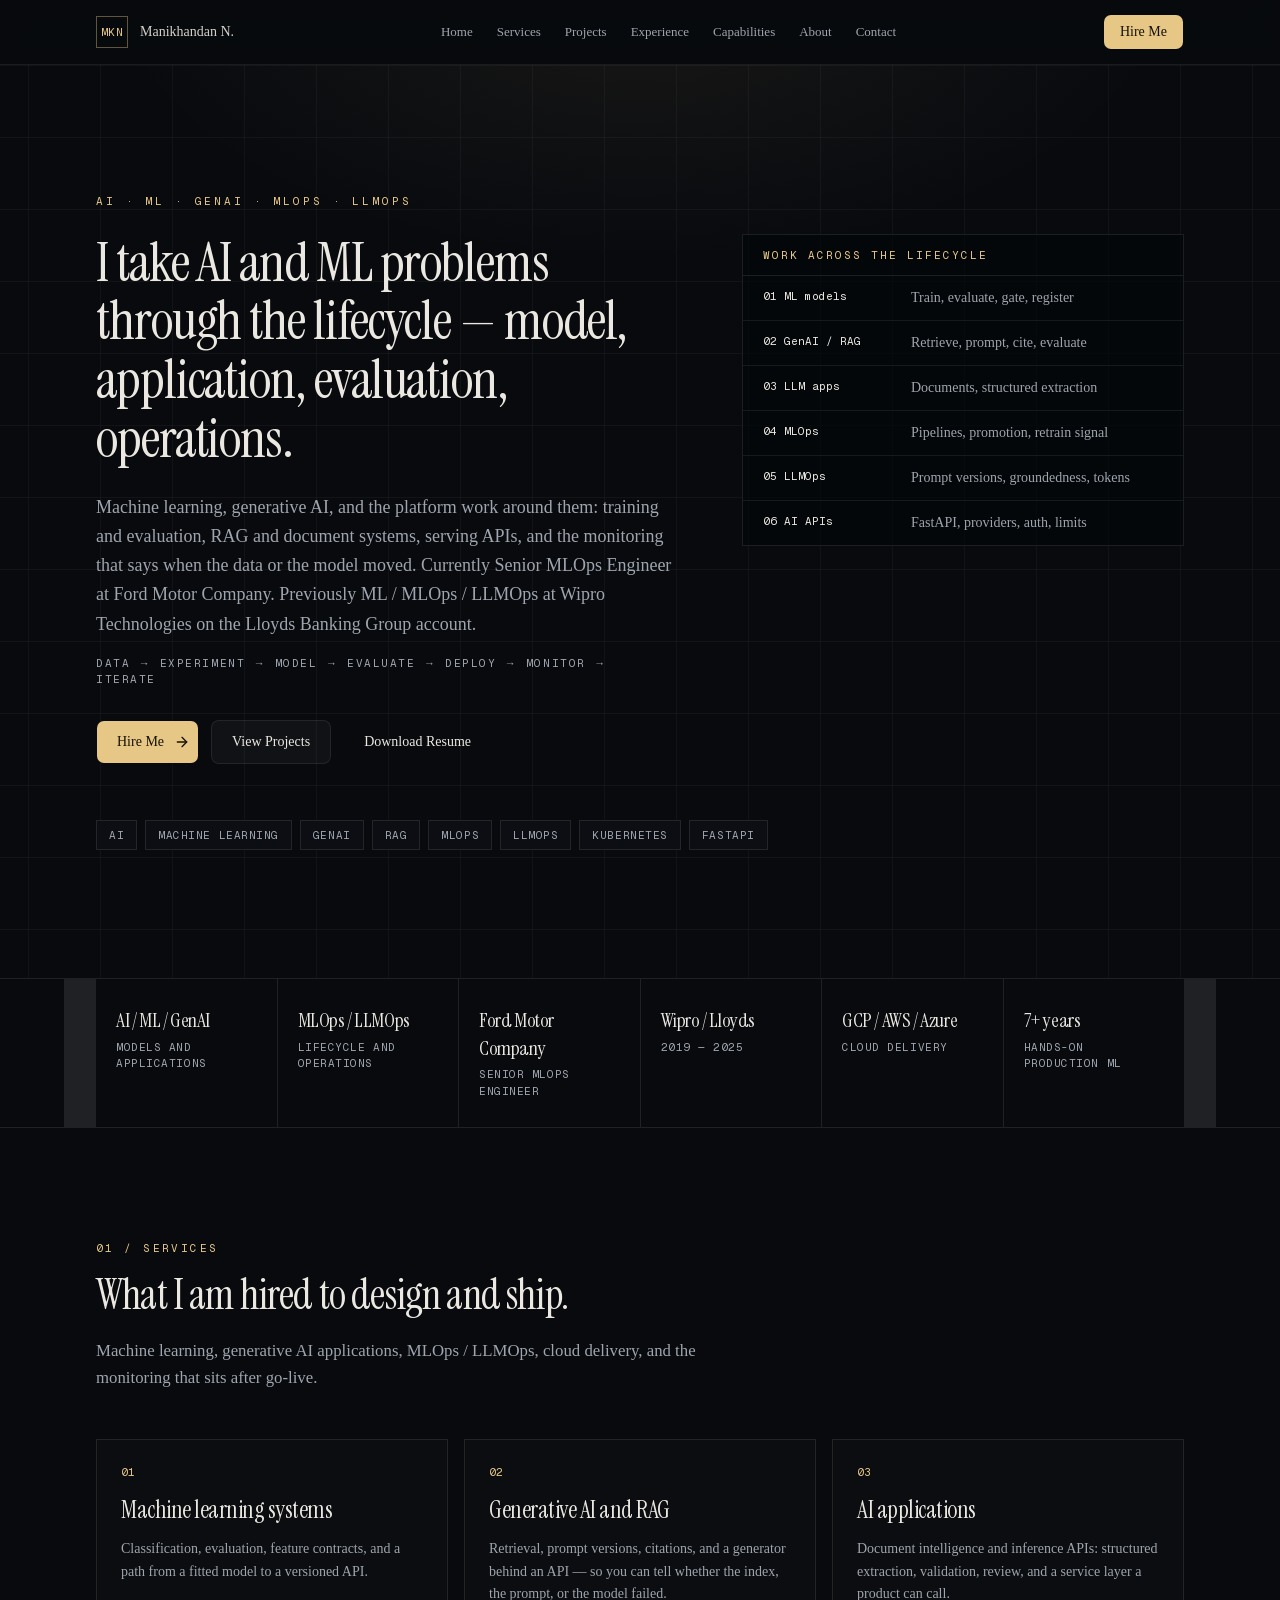
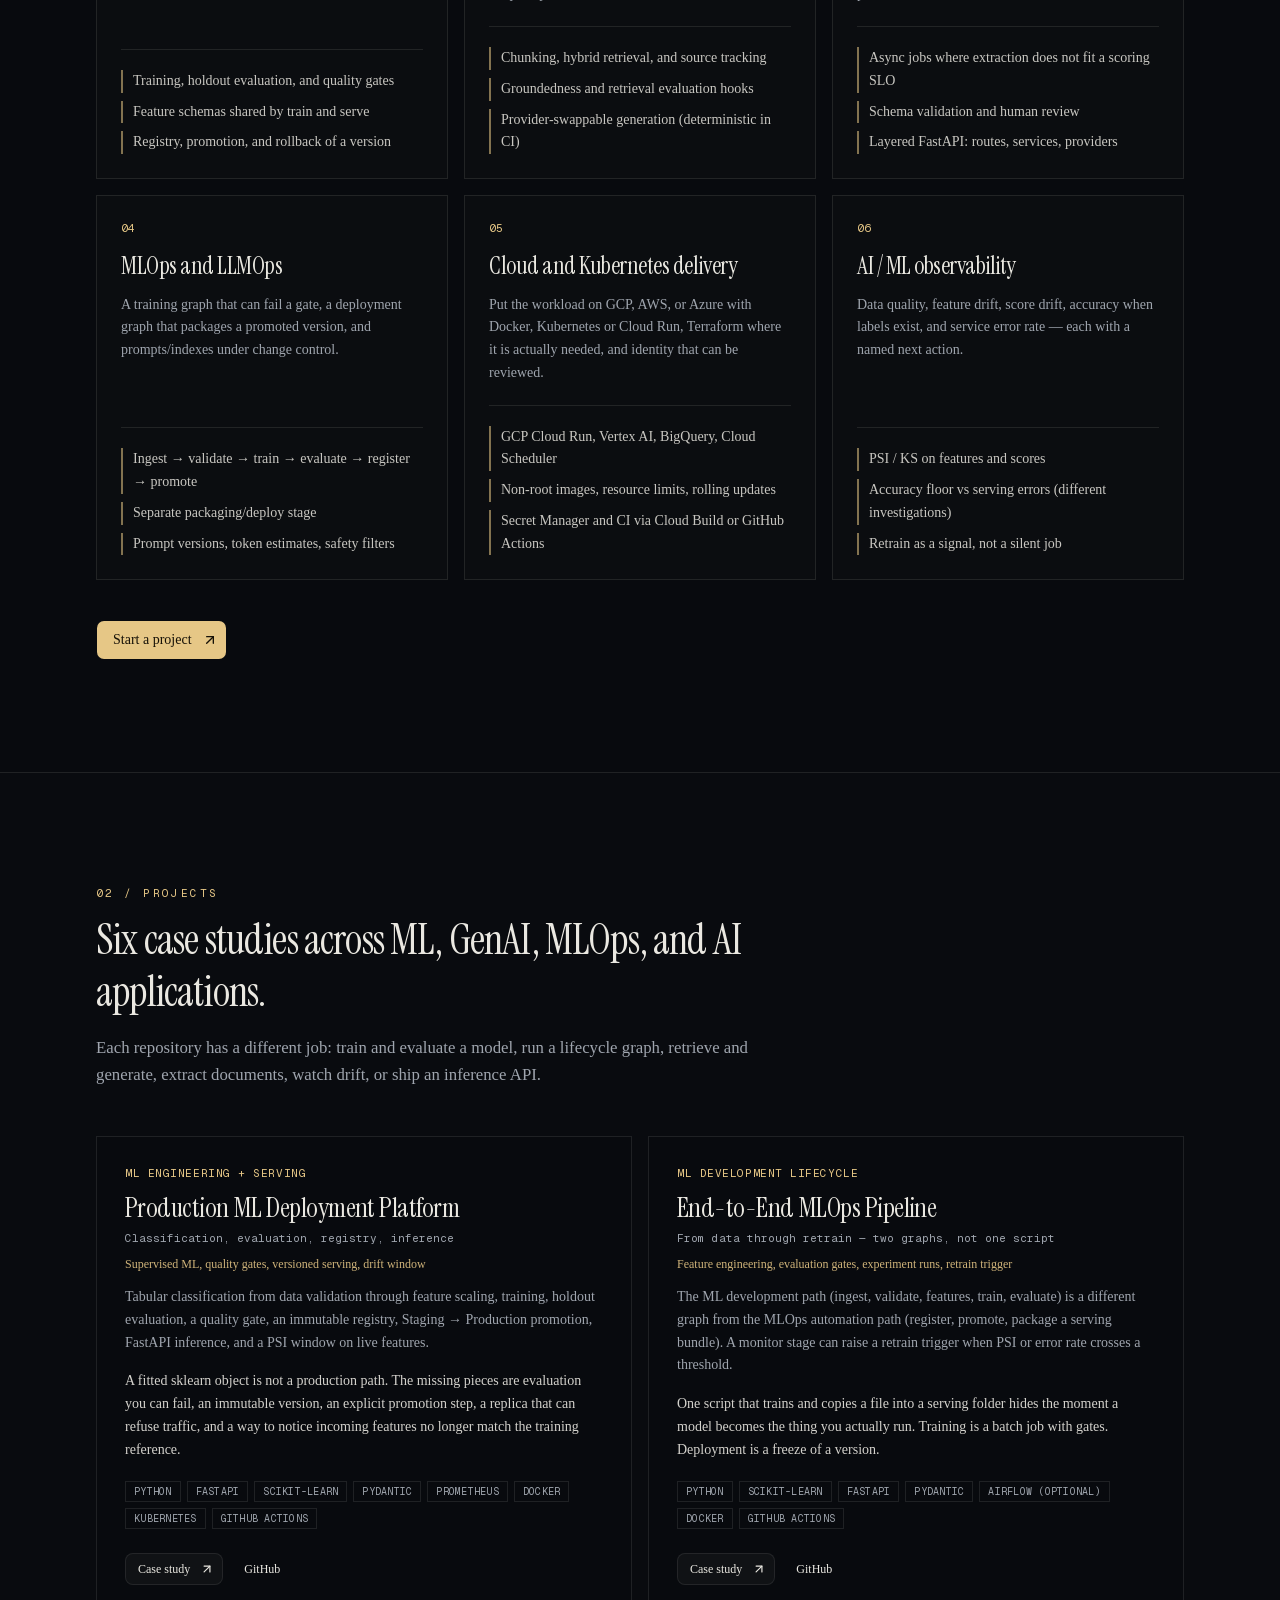
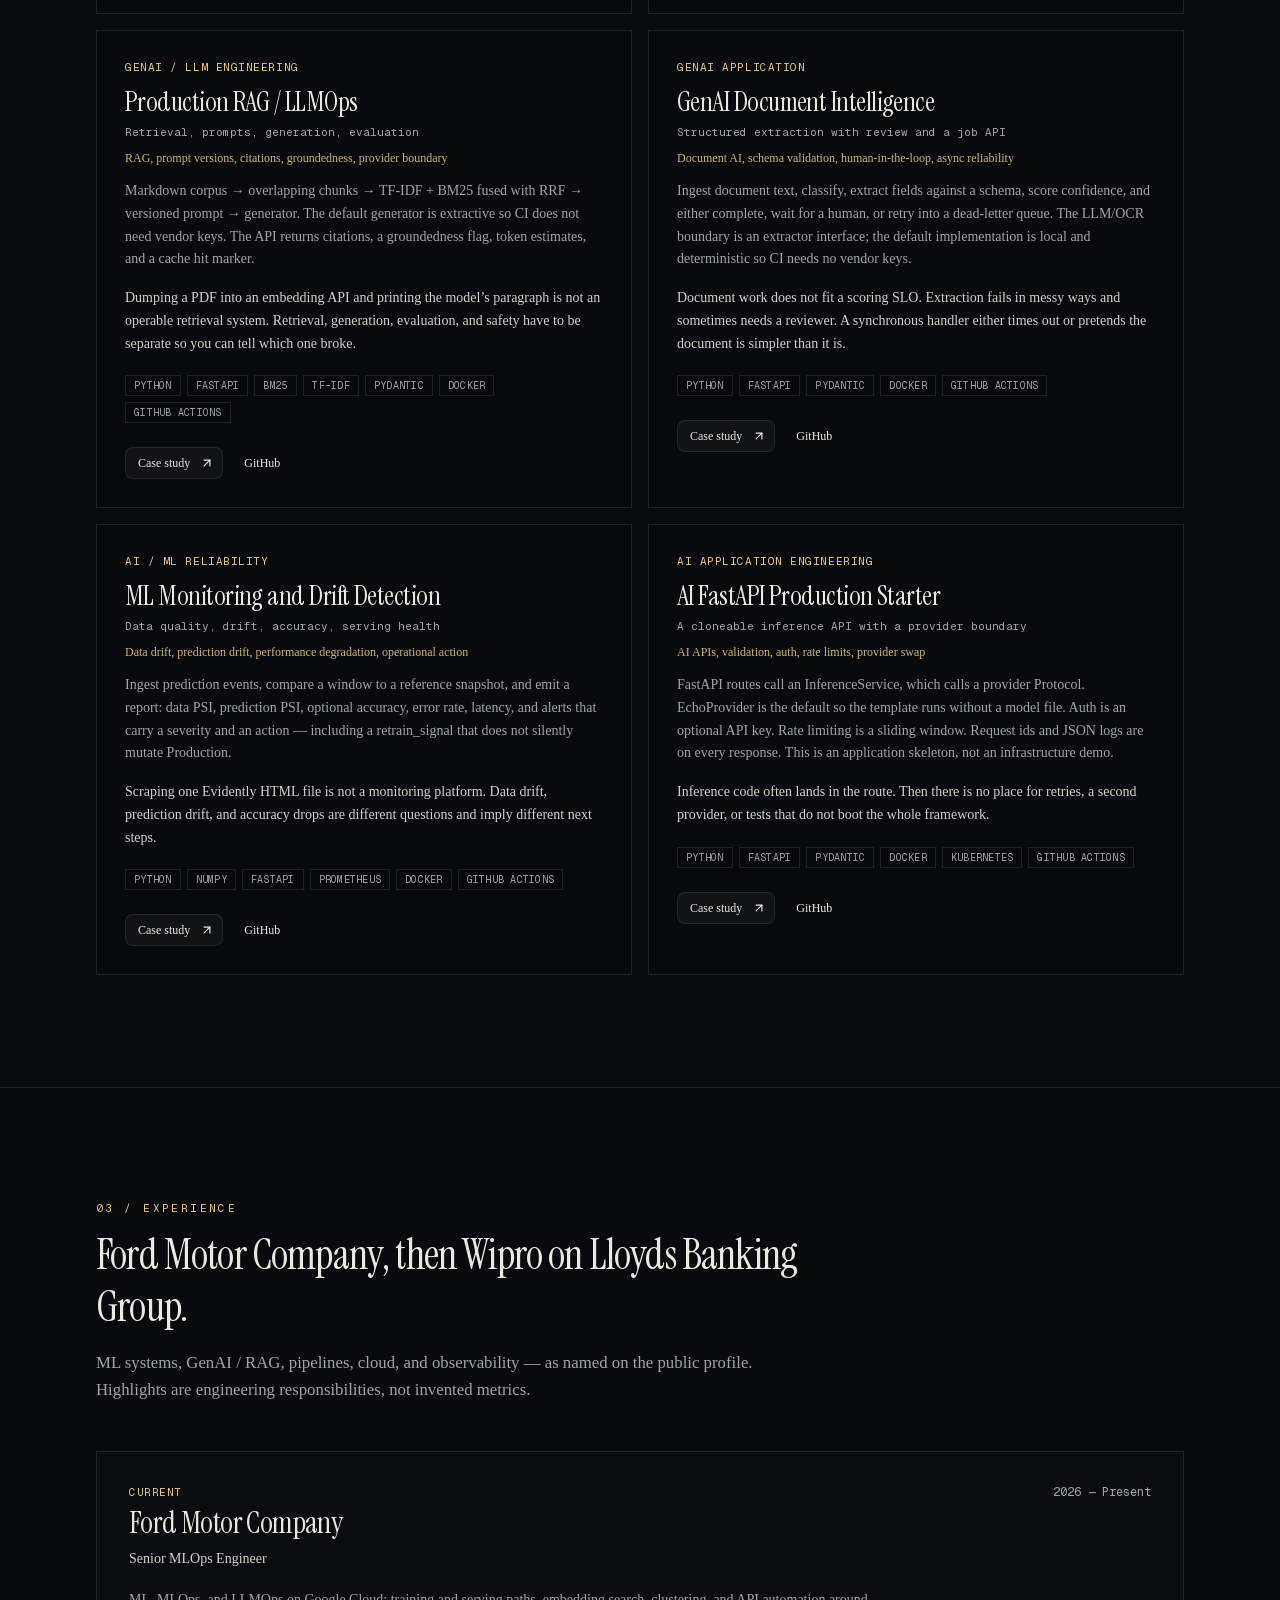
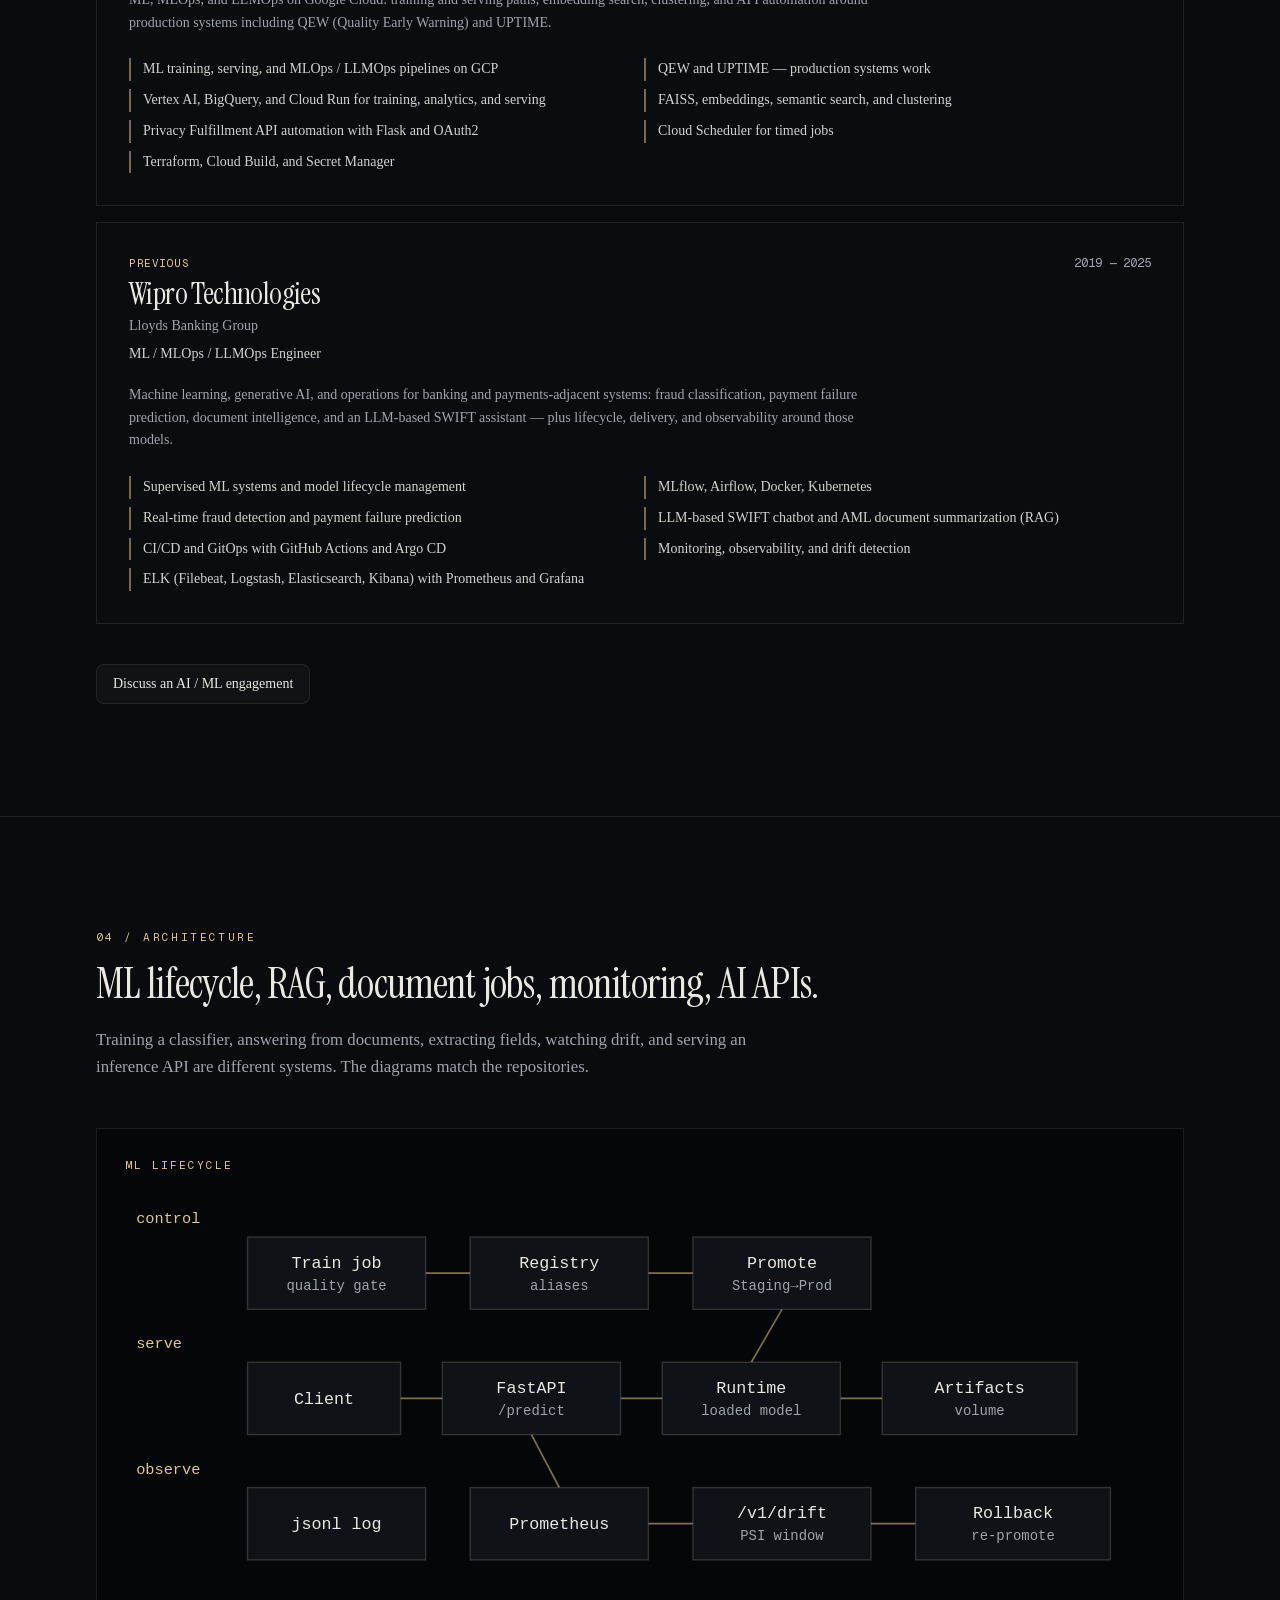
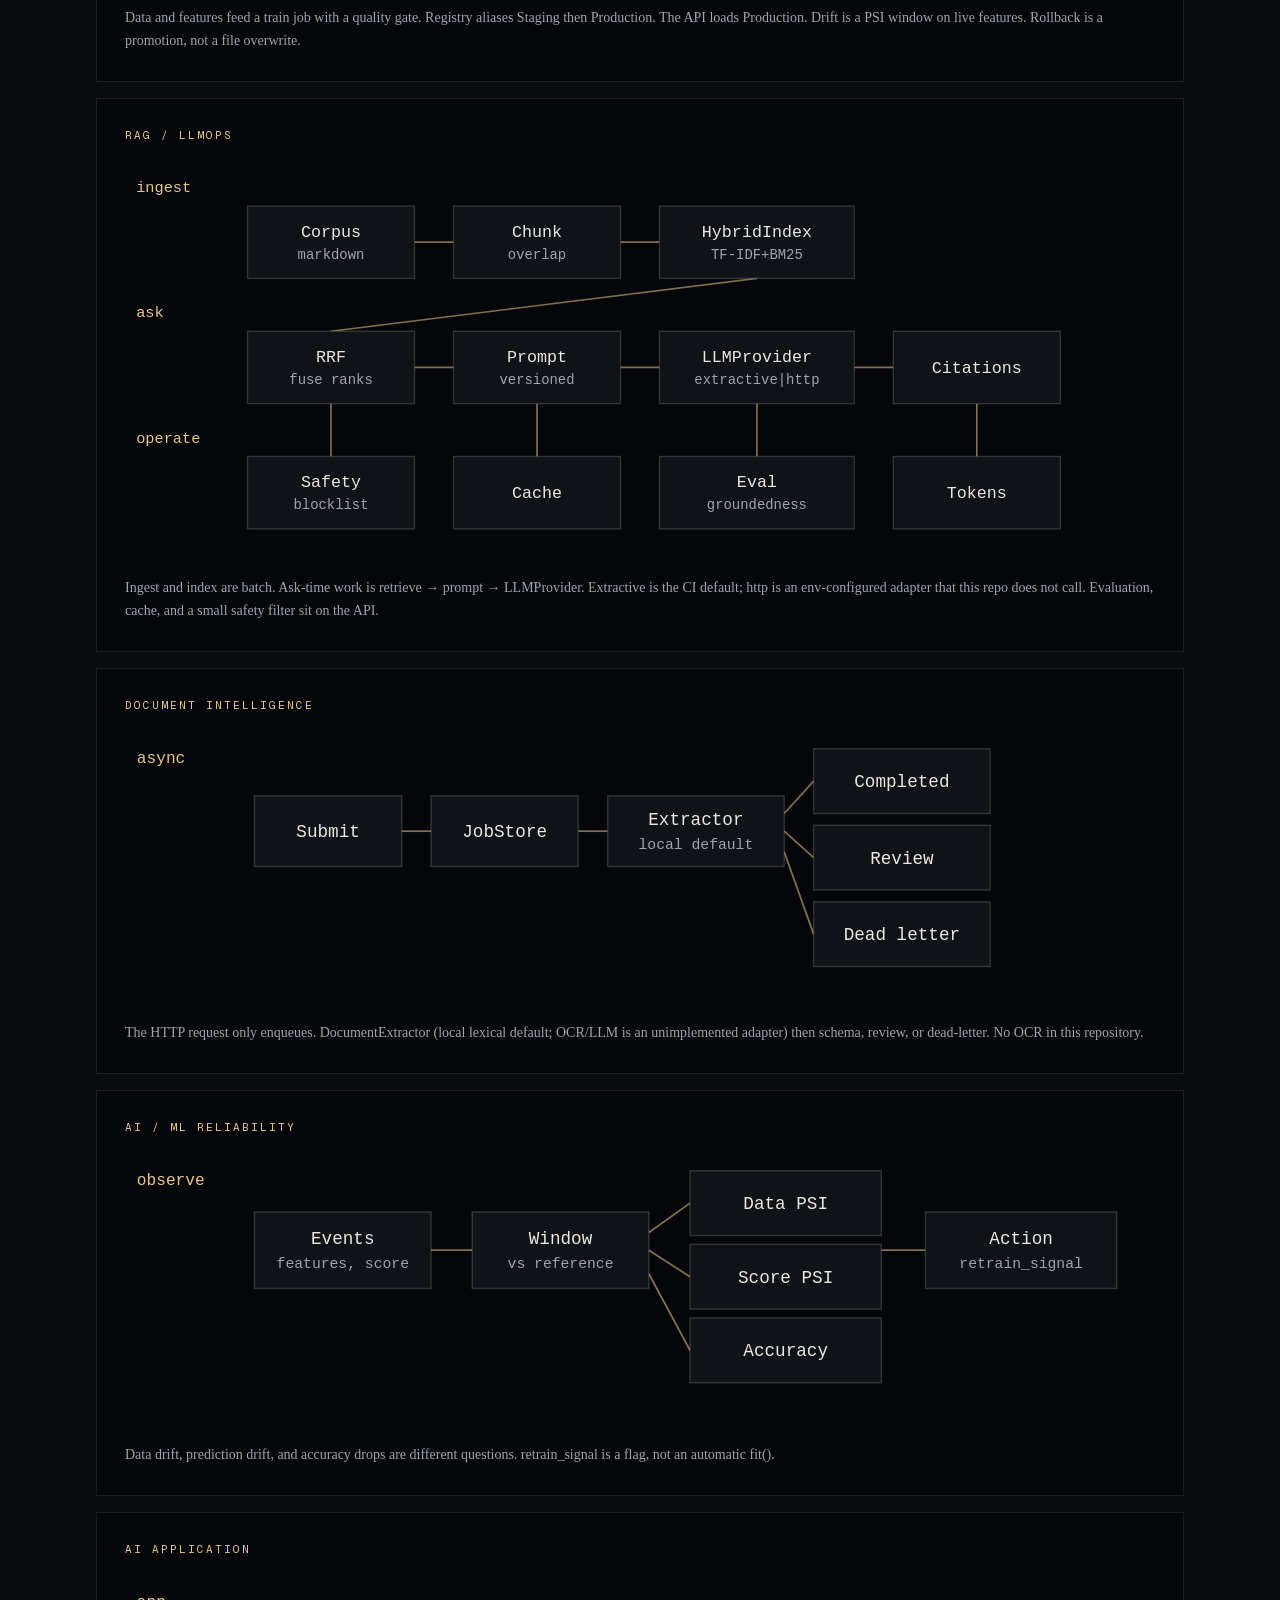
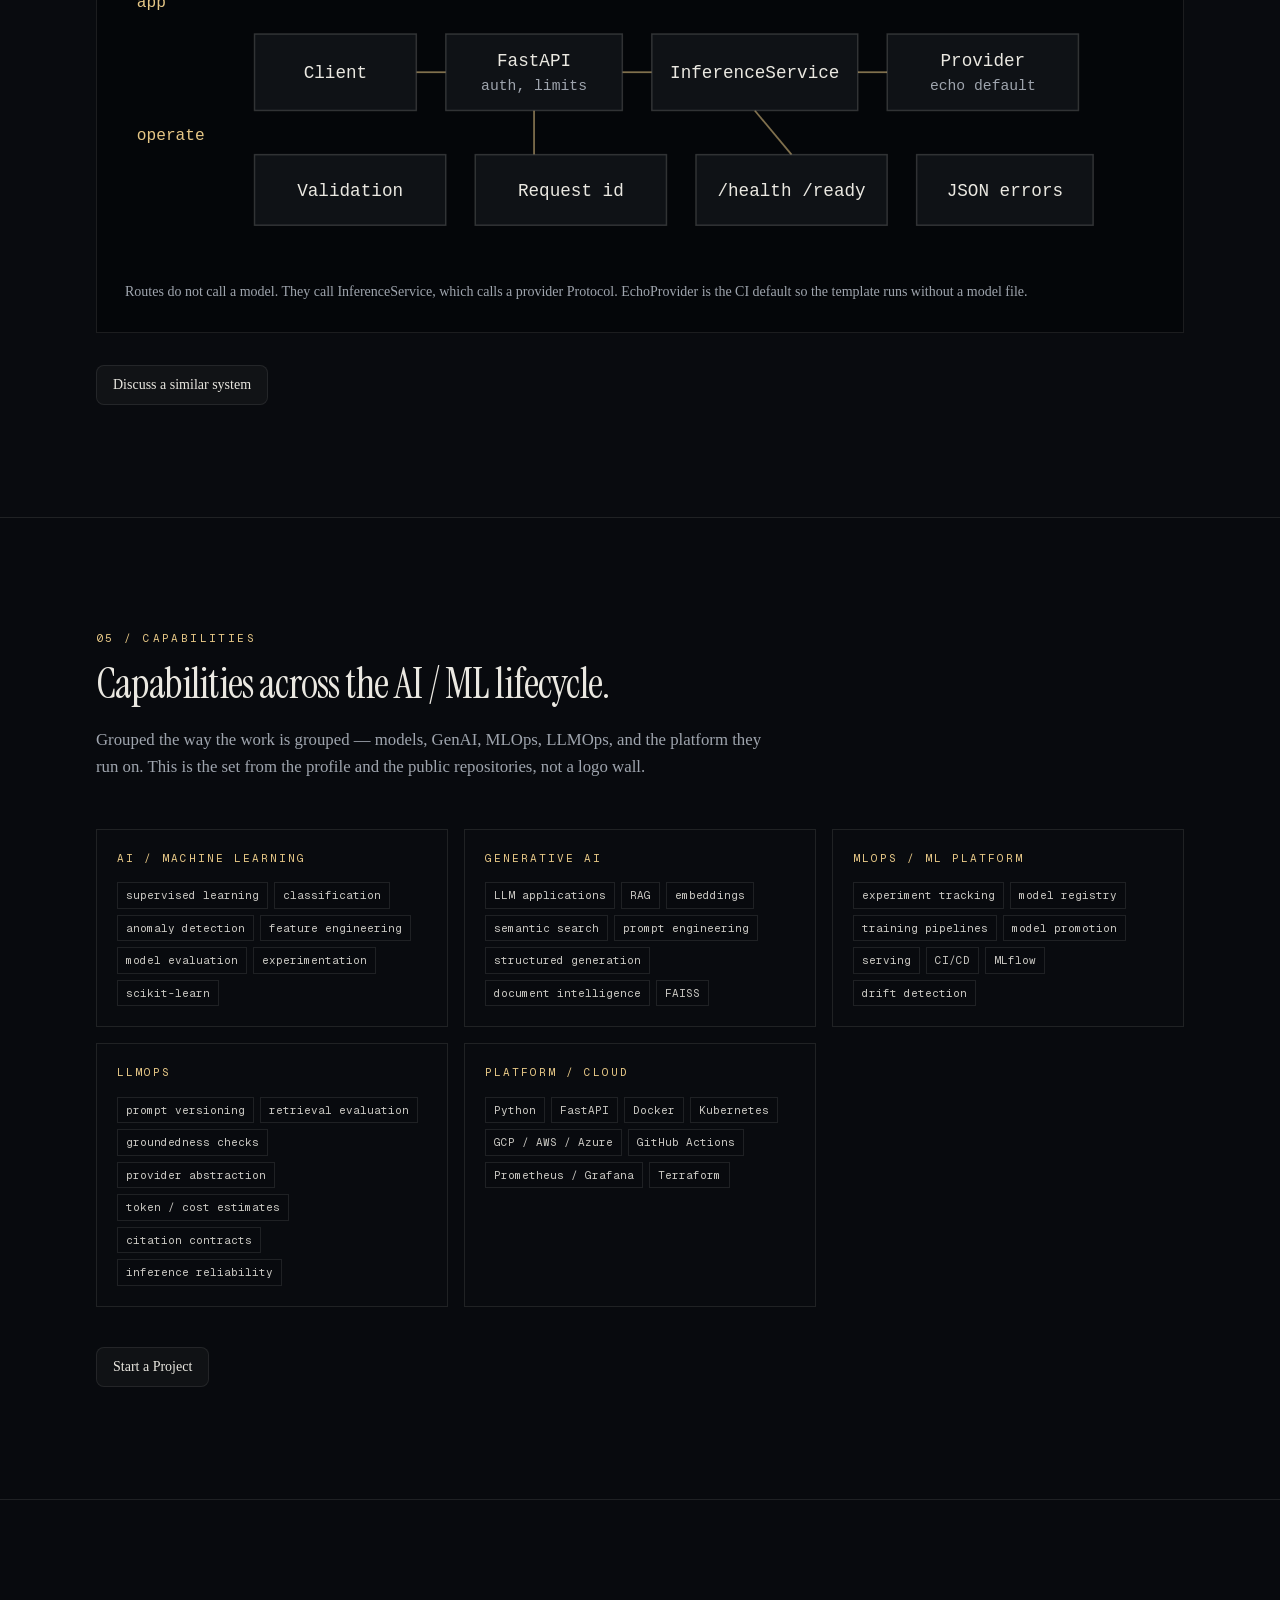
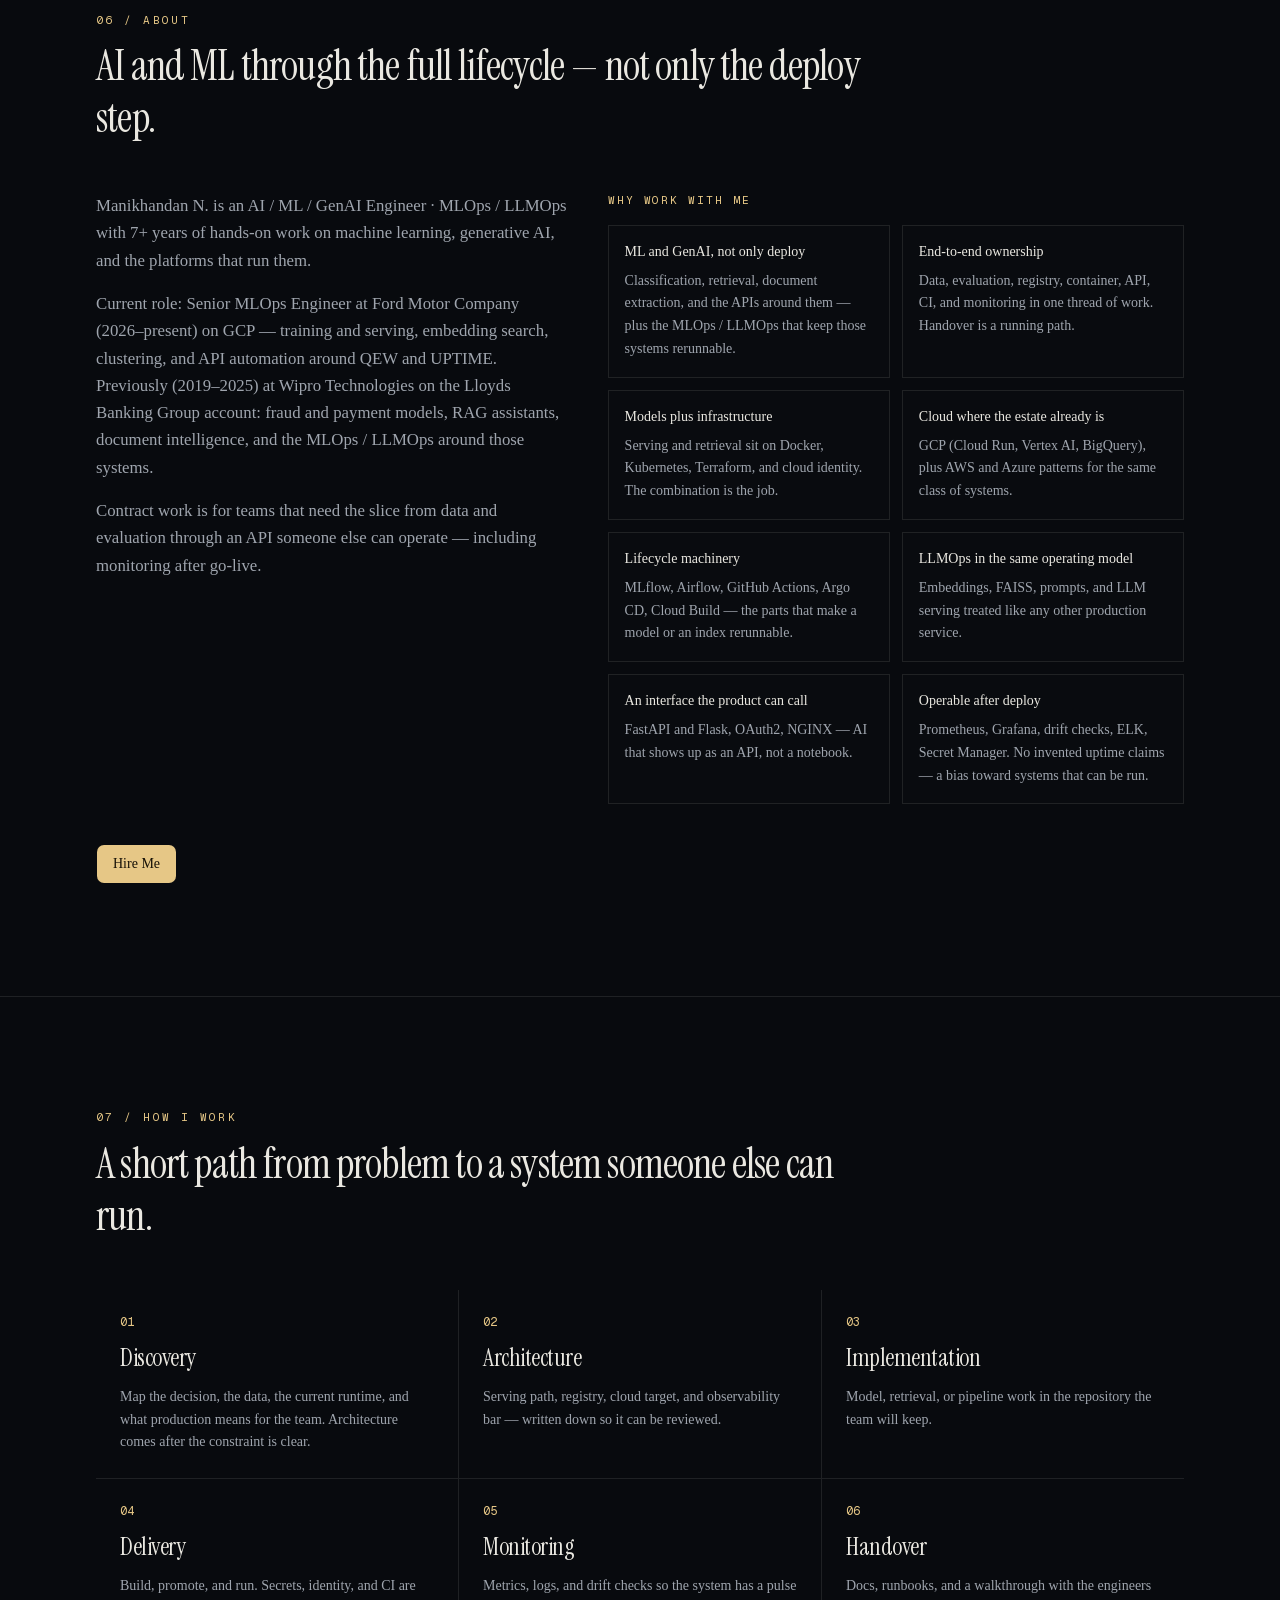
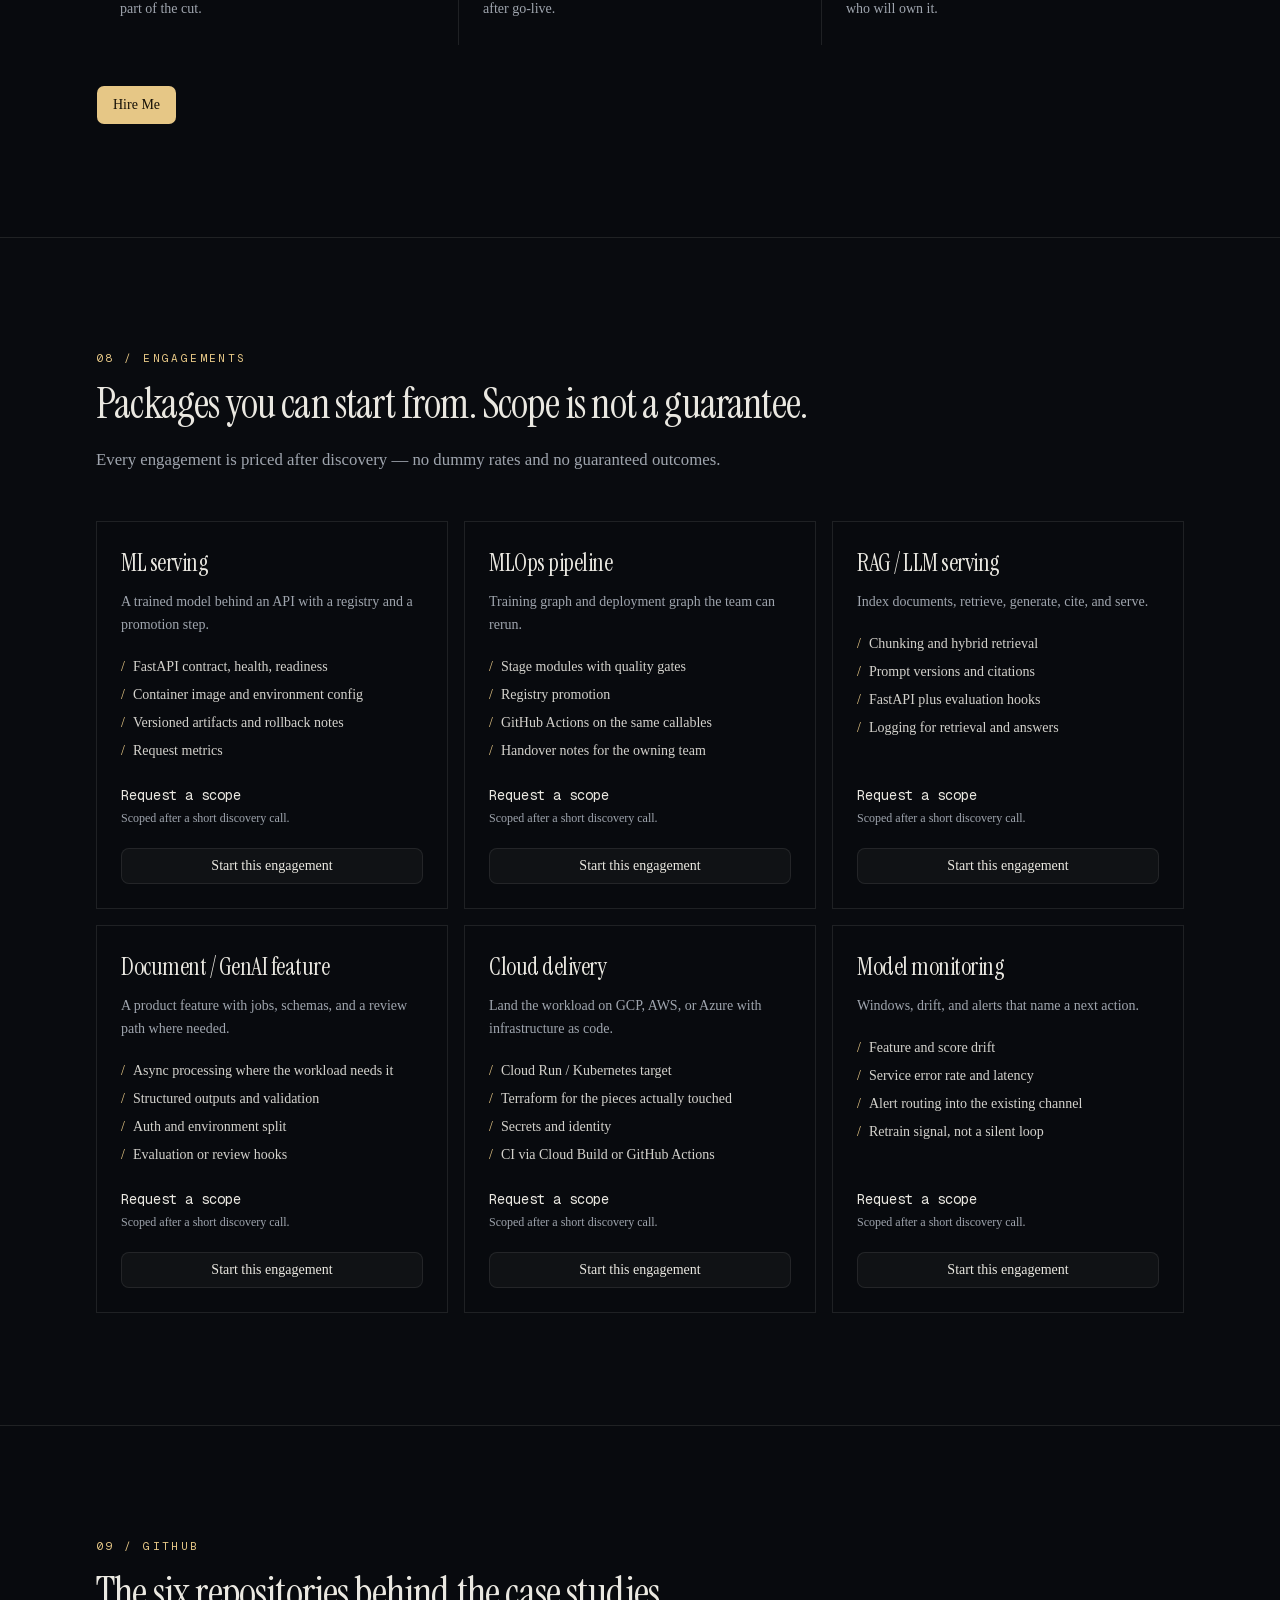
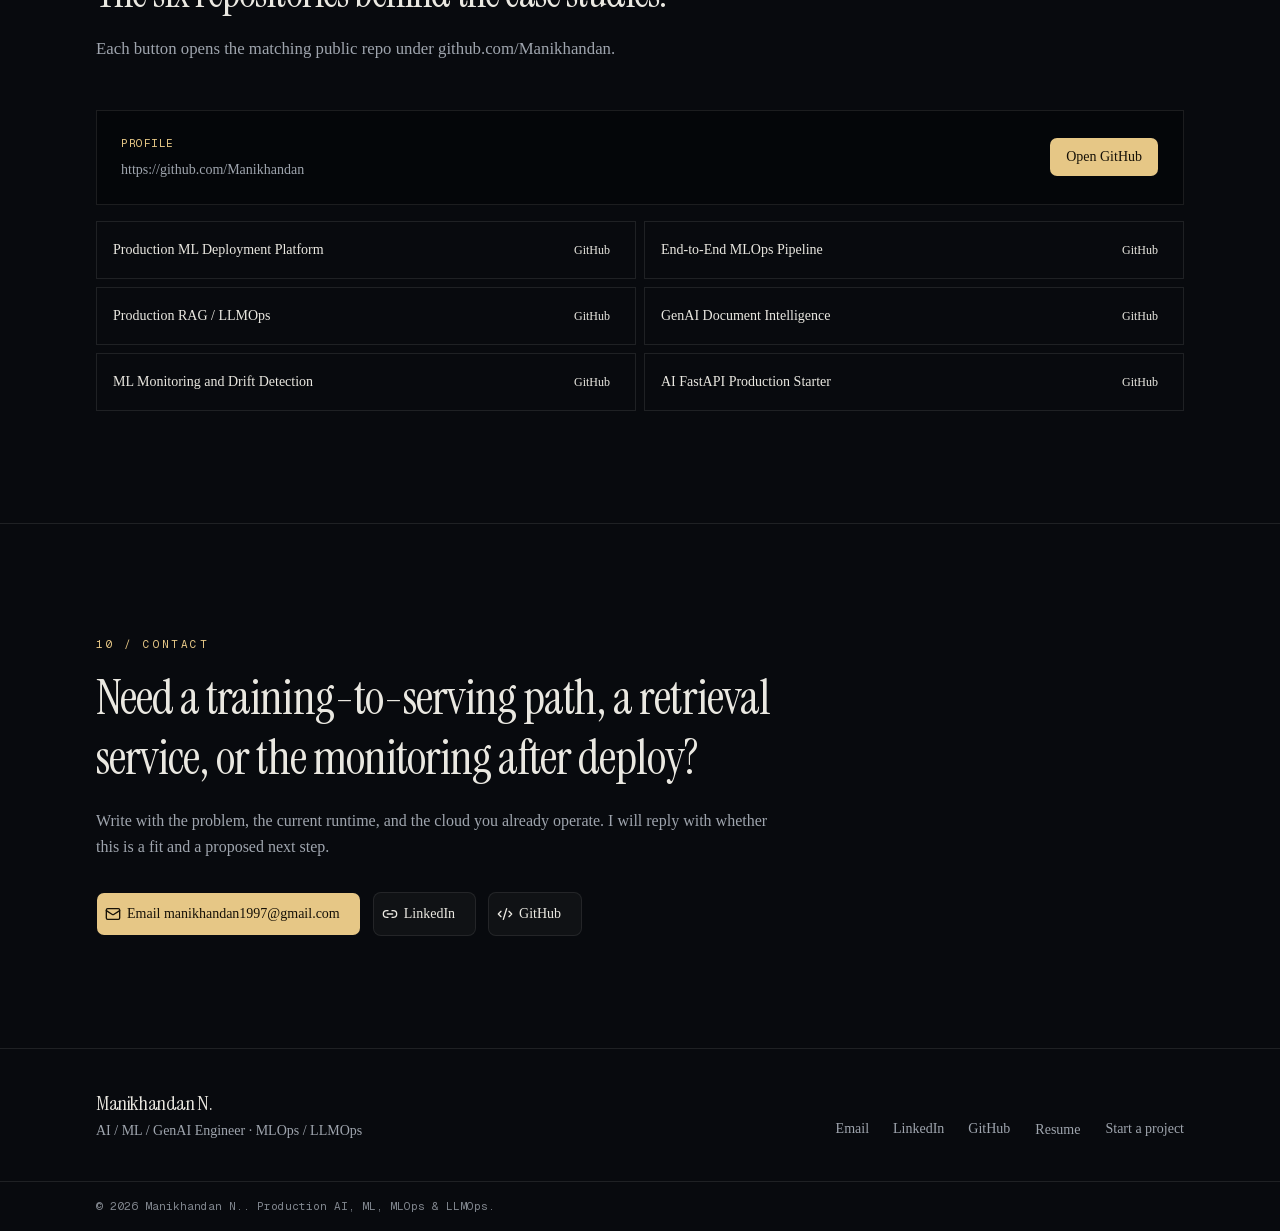
<file: index.html>
<!DOCTYPE html><!--fOdatZlE19R_L0GvSNxWB--><html lang="en" class="dark"><head><meta charSet="utf-8"/><meta name="viewport" content="width=device-width, initial-scale=1"/><link rel="preload" href="/_next/static/media/22a5144ee8d83bca-s.p.woff2" as="font" crossorigin="" type="font/woff2"/><link rel="preload" href="/_next/static/media/7d4881bb7e1bf84d-s.p.woff2" as="font" crossorigin="" type="font/woff2"/><link rel="preload" href="/_next/static/media/e6099e249fd938cc-s.p.woff2" as="font" crossorigin="" type="font/woff2"/><link rel="stylesheet" href="/_next/static/css/3395996cb38e5df4.css" data-precedence="next"/><link rel="preload" as="script" fetchPriority="low" href="/_next/static/chunks/webpack-cf455cea511e9b8b.js"/><script src="/_next/static/chunks/4bd1b696-c023c6e3521b1417.js" async=""></script><script src="/_next/static/chunks/255-bc8b3b9a93d25a64.js" async=""></script><script src="/_next/static/chunks/main-app-1f7455d4bfa8618a.js" async=""></script><script src="/_next/static/chunks/599-afd55fbd2a74c7d6.js" async=""></script><script src="/_next/static/chunks/916-5ec82ce8904f5d2c.js" async=""></script><script src="/_next/static/chunks/619-ba102abea3e3d0e4.js" async=""></script><script src="/_next/static/chunks/app/page-4a2bfbb1966f2fed.js" async=""></script><script src="/_next/static/chunks/405-86494b8451ce4afb.js" async=""></script><script src="/_next/static/chunks/app/layout-2f32b47baa6e3108.js" async=""></script><script src="/_next/static/chunks/app/error-47de71159edfc2f4.js" async=""></script><meta name="next-size-adjust" content=""/><meta name="theme-color" content="#12141a"/><title>Manikhandan N. — AI / ML / GenAI Engineer · MLOps / LLMOps</title><meta name="description" content="Machine learning, generative AI, and the platform work around them: training and evaluation, RAG and document systems, serving APIs, and the monitoring that says when the data or the model moved. Currently Senior MLOps Engineer at Ford Motor Company. Previously ML / MLOps / LLMOps at Wipro Technologies on the Lloyds Banking Group account."/><meta name="application-name" content="Manikhandan N."/><link rel="author" href="https://manikhandan.github.io"/><meta name="author" content="Manikhandan N."/><meta name="keywords" content="AI Engineer,Machine Learning,Generative AI,LLM applications,MLOps,LLMOps,RAG,document intelligence,Kubernetes,MLflow,freelance ML engineer"/><meta name="creator" content="Manikhandan N."/><meta name="robots" content="index, follow"/><link rel="canonical" href="https://manikhandan.github.io/"/><meta property="og:title" content="Manikhandan N. — AI / ML / GenAI Engineer · MLOps / LLMOps"/><meta property="og:description" content="Machine learning, generative AI, and the platform work around them: training and evaluation, RAG and document systems, serving APIs, and the monitoring that says when the data or the model moved. Currently Senior MLOps Engineer at Ford Motor Company. Previously ML / MLOps / LLMOps at Wipro Technologies on the Lloyds Banking Group account."/><meta property="og:url" content="https://manikhandan.github.io/"/><meta property="og:site_name" content="Manikhandan N."/><meta property="og:locale" content="en_US"/><meta property="og:image:alt" content="Manikhandan N. — AI / ML / GenAI Engineer · MLOps / LLMOps"/><meta property="og:image:type" content="image/png"/><meta property="og:image" content="https://manikhandan.github.io/opengraph-image?f0aea31803882fc0"/><meta property="og:image:width" content="1200"/><meta property="og:image:height" content="630"/><meta property="og:type" content="website"/><meta name="twitter:card" content="summary_large_image"/><meta name="twitter:title" content="Manikhandan N. — AI / ML / GenAI Engineer · MLOps / LLMOps"/><meta name="twitter:description" content="Machine learning, generative AI, and the platform work around them: training and evaluation, RAG and document systems, serving APIs, and the monitoring that says when the data or the model moved. Currently Senior MLOps Engineer at Ford Motor Company. Previously ML / MLOps / LLMOps at Wipro Technologies on the Lloyds Banking Group account."/><meta name="twitter:image:alt" content="Manikhandan N. — AI / ML / GenAI Engineer · MLOps / LLMOps"/><meta name="twitter:image:type" content="image/png"/><meta name="twitter:image" content="https://manikhandan.github.io/opengraph-image?f0aea31803882fc0"/><meta name="twitter:image:width" content="1200"/><meta name="twitter:image:height" content="630"/><link rel="icon" href="/favicon.ico" type="image/x-icon" sizes="16x16"/><link rel="icon" href="/icon?c68183a40bc0cbea" type="image/png" sizes="32x32"/><script src="/_next/static/chunks/polyfills-42372ed130431b0a.js" noModule=""></script></head><body class="__variable_246ccd __variable_c29908 __variable_315a98 min-h-screen flex flex-col antialiased"><div hidden=""><!--$--><!--/$--></div><a href="#content" class="sr-only focus:not-sr-only focus:absolute focus:left-4 focus:top-4 focus:z-[100] focus:bg-background focus:px-3 focus:py-2 focus:text-sm">Skip to content</a><script type="application/ld+json">{"@context":"https://schema.org","@graph":[{"@type":"Person","name":"Manikhandan N.","jobTitle":"AI / ML / GenAI Engineer · MLOps / LLMOps","email":"mailto:manikhandan1997@gmail.com","url":"https://manikhandan.github.io","sameAs":["https://www.linkedin.com/in/mani-khandan-n-4360b9335","https://github.com/Manikhandan"],"knowsAbout":["Artificial Intelligence","Machine Learning","Generative AI","LLM applications","MLOps","LLMOps","RAG","Kubernetes"]},{"@type":"ProfessionalService","name":"Manikhandan N. — Freelance AI / ML engineering","description":"Machine learning, generative AI, and the platform work around them: training and evaluation, RAG and document systems, serving APIs, and the monitoring that says when the data or the model moved. Currently Senior MLOps Engineer at Ford Motor Company. Previously ML / MLOps / LLMOps at Wipro Technologies on the Lloyds Banking Group account.","url":"https://manikhandan.github.io","areaServed":"Global","serviceType":["Machine learning engineering","Generative AI and RAG","MLOps and LLMOps"]}]}</script><header class="sticky top-0 z-50 border-b border-border/80 bg-background/80 backdrop-blur-md"><div class="mx-auto flex h-16 max-w-6xl items-center justify-between px-5 sm:px-8"><a href="#home" class="focus-visible:outline-none focus-visible:ring-2 focus-visible:ring-ring/60 flex items-center gap-3"><span class="flex size-8 items-center justify-center border border-brass/40 font-mono text-[11px] tracking-wider text-brass">MKN</span><span class="hidden text-sm text-foreground/90 sm:block">Manikhandan N.</span></a><nav class="hidden items-center gap-6 lg:flex" aria-label="Primary"><a href="#home" class="text-[13px] text-muted-foreground transition-colors hover:text-foreground focus-visible:outline-none focus-visible:ring-2 focus-visible:ring-ring/60">Home</a><a href="#services" class="text-[13px] text-muted-foreground transition-colors hover:text-foreground focus-visible:outline-none focus-visible:ring-2 focus-visible:ring-ring/60">Services</a><a href="#projects" class="text-[13px] text-muted-foreground transition-colors hover:text-foreground focus-visible:outline-none focus-visible:ring-2 focus-visible:ring-ring/60">Projects</a><a href="#experience" class="text-[13px] text-muted-foreground transition-colors hover:text-foreground focus-visible:outline-none focus-visible:ring-2 focus-visible:ring-ring/60">Experience</a><a href="#stack" class="text-[13px] text-muted-foreground transition-colors hover:text-foreground focus-visible:outline-none focus-visible:ring-2 focus-visible:ring-ring/60">Capabilities</a><a href="#about" class="text-[13px] text-muted-foreground transition-colors hover:text-foreground focus-visible:outline-none focus-visible:ring-2 focus-visible:ring-ring/60">About</a><a href="#contact" class="text-[13px] text-muted-foreground transition-colors hover:text-foreground focus-visible:outline-none focus-visible:ring-2 focus-visible:ring-ring/60">Contact</a></nav><div class="flex items-center gap-2"><a href="#contact" class="focus-visible:outline-none group/button shrink-0 items-center justify-center rounded-lg border border-transparent bg-clip-padding text-sm font-medium whitespace-nowrap transition-all outline-none select-none focus-visible:border-ring focus-visible:ring-3 focus-visible:ring-ring/50 active:not-aria-[haspopup]:translate-y-px disabled:pointer-events-none disabled:opacity-50 aria-invalid:border-destructive aria-invalid:ring-3 aria-invalid:ring-destructive/20 dark:aria-invalid:border-destructive/50 dark:aria-invalid:ring-destructive/40 [&amp;_svg]:pointer-events-none [&amp;_svg]:shrink-0 [&amp;_svg:not([class*=&#x27;size-&#x27;])]:size-4 bg-primary text-primary-foreground hover:bg-primary/80 gap-1.5 has-data-[icon=inline-end]:pr-2 has-data-[icon=inline-start]:pl-2 hidden h-9 px-4 sm:inline-flex">Hire Me</a><button type="button" tabindex="0" data-slot="sheet-trigger" aria-label="Open menu" data-base-ui-click-trigger="" id="base-ui-_R_3tpb_" aria-haspopup="dialog" aria-expanded="false" class="group/button inline-flex shrink-0 items-center justify-center rounded-lg border bg-clip-padding text-sm font-medium whitespace-nowrap transition-all outline-none select-none focus-visible:border-ring focus-visible:ring-3 focus-visible:ring-ring/50 active:not-aria-[haspopup]:translate-y-px disabled:pointer-events-none disabled:opacity-50 aria-invalid:border-destructive aria-invalid:ring-3 aria-invalid:ring-destructive/20 dark:aria-invalid:border-destructive/50 dark:aria-invalid:ring-destructive/40 [&amp;_svg]:pointer-events-none [&amp;_svg]:shrink-0 [&amp;_svg:not([class*=&#x27;size-&#x27;])]:size-4 border-border bg-background hover:bg-muted hover:text-foreground aria-expanded:bg-muted aria-expanded:text-foreground dark:border-input dark:bg-input/30 dark:hover:bg-input/50 size-8 lg:hidden"><svg xmlns="http://www.w3.org/2000/svg" width="24" height="24" viewBox="0 0 24 24" fill="none" stroke="currentColor" stroke-width="2" stroke-linecap="round" stroke-linejoin="round" class="lucide lucide-menu" aria-hidden="true"><path d="M4 5h16"></path><path d="M4 12h16"></path><path d="M4 19h16"></path></svg></button></div></div></header><main id="content" class="flex-1"><!--$?--><template id="B:0"></template><div class="mx-auto max-w-6xl px-5 py-24 font-mono text-sm text-muted-foreground">Loading…</div><!--/$--></main><footer class="border-t border-border"><div class="mx-auto flex max-w-6xl flex-col gap-6 px-5 py-10 sm:flex-row sm:items-end sm:justify-between sm:px-8"><div><p class="font-display text-xl text-foreground">Manikhandan N.</p><p class="mt-1 text-sm text-muted-foreground">AI / ML / GenAI Engineer · MLOps / LLMOps</p></div><div class="flex flex-wrap gap-x-6 gap-y-2 text-sm text-muted-foreground"><a href="mailto:manikhandan1997@gmail.com" class="hover:text-foreground">Email</a><a href="https://www.linkedin.com/in/mani-khandan-n-4360b9335" target="_blank" rel="noopener noreferrer" class="hover:text-foreground">LinkedIn</a><a href="https://github.com/Manikhandan" target="_blank" rel="noopener noreferrer" class="hover:text-foreground">GitHub</a><a class="group/button inline-flex shrink-0 items-center justify-center rounded-lg border border-transparent bg-clip-padding font-medium whitespace-nowrap transition-all outline-none select-none focus-visible:border-ring active:not-aria-[haspopup]:translate-y-px disabled:pointer-events-none disabled:opacity-50 aria-invalid:border-destructive aria-invalid:ring-3 aria-invalid:ring-destructive/20 dark:aria-invalid:border-destructive/50 dark:aria-invalid:ring-destructive/40 [&amp;_svg]:pointer-events-none [&amp;_svg]:shrink-0 [&amp;_svg:not([class*=&#x27;size-&#x27;])]:size-4 underline-offset-4 hover:underline gap-1.5 has-data-[icon=inline-end]:pr-2 has-data-[icon=inline-start]:pl-2 focus-visible:outline-none focus-visible:ring-2 focus-visible:ring-ring/60 h-auto px-0 text-sm text-muted-foreground" href="/resume/">Resume</a><a href="#contact" class="focus-visible:outline-none focus-visible:ring-2 focus-visible:ring-ring/60 hover:text-foreground">Start a project</a></div></div><div class="border-t border-border"><p class="mx-auto max-w-6xl px-5 py-4 font-mono text-[11px] text-muted-foreground/80 sm:px-8">© <!-- -->2026<!-- --> <!-- -->Manikhandan N.<!-- -->. Production AI, ML, MLOps &amp; LLMOps.</p></div></footer><script>requestAnimationFrame(function(){$RT=performance.now()});</script><script src="/_next/static/chunks/webpack-cf455cea511e9b8b.js" id="_R_" async=""></script><div hidden id="S:0"><section id="home" class="relative isolate overflow-hidden scroll-mt-28 border-b border-border sm:scroll-mt-32"><div class="grid-bg absolute inset-0 -z-10"></div><div class="mx-auto w-full max-w-6xl px-5 sm:px-8 relative py-20 sm:py-28 lg:py-32"><p class="rise font-mono text-[11px] uppercase tracking-[0.26em] text-brass">AI · ML · GenAI · MLOps · LLMOps</p><div class="mt-6 grid gap-12 lg:grid-cols-[minmax(0,1.15fr)_minmax(0,0.85fr)] lg:items-start"><div><h1 class="rise font-display text-[2.35rem] leading-[1.08] text-foreground sm:text-5xl lg:text-[3.4rem]">I take AI and ML problems through the lifecycle — model, application, evaluation, operations.</h1><p class="rise mt-6 max-w-xl text-base leading-relaxed text-muted-foreground sm:text-lg">Machine learning, generative AI, and the platform work around them: training and evaluation, RAG and document systems, serving APIs, and the monitoring that says when the data or the model moved. Currently Senior MLOps Engineer at Ford Motor Company. Previously ML / MLOps / LLMOps at Wipro Technologies on the Lloyds Banking Group account.</p><p class="rise mt-4 max-w-xl font-mono text-[11px] uppercase tracking-[0.14em] text-muted-foreground">Data → experiment → model → evaluate → deploy → monitor → iterate</p><div class="rise mt-8 flex flex-col gap-3 sm:flex-row sm:flex-wrap"><a href="#contact" class="focus-visible:outline-none group/button inline-flex shrink-0 items-center justify-center rounded-lg border border-transparent bg-clip-padding font-medium whitespace-nowrap transition-all outline-none select-none focus-visible:border-ring focus-visible:ring-3 focus-visible:ring-ring/50 active:not-aria-[haspopup]:translate-y-px disabled:pointer-events-none disabled:opacity-50 aria-invalid:border-destructive aria-invalid:ring-3 aria-invalid:ring-destructive/20 dark:aria-invalid:border-destructive/50 dark:aria-invalid:ring-destructive/40 [&amp;_svg]:pointer-events-none [&amp;_svg]:shrink-0 [&amp;_svg:not([class*=&#x27;size-&#x27;])]:size-4 bg-primary text-primary-foreground hover:bg-primary/80 gap-1.5 has-data-[icon=inline-end]:pr-2 has-data-[icon=inline-start]:pl-2 h-11 px-5 text-sm">Hire Me<svg xmlns="http://www.w3.org/2000/svg" width="24" height="24" viewBox="0 0 24 24" fill="none" stroke="currentColor" stroke-width="2" stroke-linecap="round" stroke-linejoin="round" class="lucide lucide-arrow-right ml-1 size-4" aria-hidden="true" data-icon="inline-end"><path d="M5 12h14"></path><path d="m12 5 7 7-7 7"></path></svg></a><a href="#projects" class="focus-visible:outline-none group/button inline-flex shrink-0 items-center justify-center rounded-lg border bg-clip-padding font-medium whitespace-nowrap transition-all outline-none select-none focus-visible:border-ring focus-visible:ring-3 focus-visible:ring-ring/50 active:not-aria-[haspopup]:translate-y-px disabled:pointer-events-none disabled:opacity-50 aria-invalid:border-destructive aria-invalid:ring-3 aria-invalid:ring-destructive/20 dark:aria-invalid:border-destructive/50 dark:aria-invalid:ring-destructive/40 [&amp;_svg]:pointer-events-none [&amp;_svg]:shrink-0 [&amp;_svg:not([class*=&#x27;size-&#x27;])]:size-4 border-border bg-background hover:bg-muted hover:text-foreground aria-expanded:bg-muted aria-expanded:text-foreground dark:border-input dark:bg-input/30 dark:hover:bg-input/50 gap-1.5 has-data-[icon=inline-end]:pr-2 has-data-[icon=inline-start]:pl-2 h-11 px-5 text-sm">View Projects</a><a class="group/button inline-flex shrink-0 items-center justify-center rounded-lg border border-transparent bg-clip-padding font-medium whitespace-nowrap transition-all outline-none select-none focus-visible:border-ring active:not-aria-[haspopup]:translate-y-px disabled:pointer-events-none disabled:opacity-50 aria-invalid:border-destructive aria-invalid:ring-3 aria-invalid:ring-destructive/20 dark:aria-invalid:border-destructive/50 dark:aria-invalid:ring-destructive/40 [&amp;_svg]:pointer-events-none [&amp;_svg]:shrink-0 [&amp;_svg:not([class*=&#x27;size-&#x27;])]:size-4 hover:bg-muted hover:text-foreground aria-expanded:bg-muted aria-expanded:text-foreground dark:hover:bg-muted/50 gap-1.5 has-data-[icon=inline-end]:pr-2 has-data-[icon=inline-start]:pl-2 focus-visible:outline-none focus-visible:ring-2 focus-visible:ring-ring/60 h-11 px-5 text-sm" href="/resume/">Download Resume</a></div></div><aside class="rise border border-border bg-ink/70"><p class="border-b border-border px-5 py-3 font-mono text-[11px] uppercase tracking-[0.18em] text-brass">Work across the lifecycle</p><ul><li class="grid grid-cols-[7.5rem_1fr] gap-3 border-b border-border/80 px-5 py-3 last:border-b-0 sm:grid-cols-[8.5rem_1fr]"><span class="font-mono text-[11px] text-foreground">01<!-- --> <!-- -->ML models</span><span class="text-sm text-muted-foreground">Train, evaluate, gate, register</span></li><li class="grid grid-cols-[7.5rem_1fr] gap-3 border-b border-border/80 px-5 py-3 last:border-b-0 sm:grid-cols-[8.5rem_1fr]"><span class="font-mono text-[11px] text-foreground">02<!-- --> <!-- -->GenAI / RAG</span><span class="text-sm text-muted-foreground">Retrieve, prompt, cite, evaluate</span></li><li class="grid grid-cols-[7.5rem_1fr] gap-3 border-b border-border/80 px-5 py-3 last:border-b-0 sm:grid-cols-[8.5rem_1fr]"><span class="font-mono text-[11px] text-foreground">03<!-- --> <!-- -->LLM apps</span><span class="text-sm text-muted-foreground">Documents, structured extraction</span></li><li class="grid grid-cols-[7.5rem_1fr] gap-3 border-b border-border/80 px-5 py-3 last:border-b-0 sm:grid-cols-[8.5rem_1fr]"><span class="font-mono text-[11px] text-foreground">04<!-- --> <!-- -->MLOps</span><span class="text-sm text-muted-foreground">Pipelines, promotion, retrain signal</span></li><li class="grid grid-cols-[7.5rem_1fr] gap-3 border-b border-border/80 px-5 py-3 last:border-b-0 sm:grid-cols-[8.5rem_1fr]"><span class="font-mono text-[11px] text-foreground">05<!-- --> <!-- -->LLMOps</span><span class="text-sm text-muted-foreground">Prompt versions, groundedness, tokens</span></li><li class="grid grid-cols-[7.5rem_1fr] gap-3 border-b border-border/80 px-5 py-3 last:border-b-0 sm:grid-cols-[8.5rem_1fr]"><span class="font-mono text-[11px] text-foreground">06<!-- --> <!-- -->AI APIs</span><span class="text-sm text-muted-foreground">FastAPI, providers, auth, limits</span></li></ul></aside></div><ul class="rise mt-14 flex flex-wrap gap-2" aria-label="Focus areas"><li class="border border-border bg-panel px-3 py-1.5 font-mono text-[11px] uppercase tracking-wider text-muted-foreground">AI</li><li class="border border-border bg-panel px-3 py-1.5 font-mono text-[11px] uppercase tracking-wider text-muted-foreground">Machine Learning</li><li class="border border-border bg-panel px-3 py-1.5 font-mono text-[11px] uppercase tracking-wider text-muted-foreground">GenAI</li><li class="border border-border bg-panel px-3 py-1.5 font-mono text-[11px] uppercase tracking-wider text-muted-foreground">RAG</li><li class="border border-border bg-panel px-3 py-1.5 font-mono text-[11px] uppercase tracking-wider text-muted-foreground">MLOps</li><li class="border border-border bg-panel px-3 py-1.5 font-mono text-[11px] uppercase tracking-wider text-muted-foreground">LLMOps</li><li class="border border-border bg-panel px-3 py-1.5 font-mono text-[11px] uppercase tracking-wider text-muted-foreground">Kubernetes</li><li class="border border-border bg-panel px-3 py-1.5 font-mono text-[11px] uppercase tracking-wider text-muted-foreground">FastAPI</li></ul></div></section><section aria-label="Credibility" class="border-b border-border"><div class="mx-auto w-full max-w-6xl px-5 sm:px-8 grid grid-cols-2 gap-px bg-border sm:grid-cols-3 lg:grid-cols-6"><div class="bg-background px-4 py-6 sm:px-5 sm:py-7"><p class="font-display text-lg leading-snug text-foreground sm:text-xl">AI / ML / GenAI</p><p class="mt-1 font-mono text-[11px] uppercase tracking-wider text-muted-foreground">Models and applications</p></div><div class="bg-background px-4 py-6 sm:px-5 sm:py-7"><p class="font-display text-lg leading-snug text-foreground sm:text-xl">MLOps / LLMOps</p><p class="mt-1 font-mono text-[11px] uppercase tracking-wider text-muted-foreground">Lifecycle and operations</p></div><div class="bg-background px-4 py-6 sm:px-5 sm:py-7"><p class="font-display text-lg leading-snug text-foreground sm:text-xl">Ford Motor Company</p><p class="mt-1 font-mono text-[11px] uppercase tracking-wider text-muted-foreground">Senior MLOps Engineer</p></div><div class="bg-background px-4 py-6 sm:px-5 sm:py-7"><p class="font-display text-lg leading-snug text-foreground sm:text-xl">Wipro / Lloyds</p><p class="mt-1 font-mono text-[11px] uppercase tracking-wider text-muted-foreground">2019 — 2025</p></div><div class="bg-background px-4 py-6 sm:px-5 sm:py-7"><p class="font-display text-lg leading-snug text-foreground sm:text-xl">GCP / AWS / Azure</p><p class="mt-1 font-mono text-[11px] uppercase tracking-wider text-muted-foreground">Cloud delivery</p></div><div class="bg-background px-4 py-6 sm:px-5 sm:py-7"><p class="font-display text-lg leading-snug text-foreground sm:text-xl">7+ years</p><p class="mt-1 font-mono text-[11px] uppercase tracking-wider text-muted-foreground">Hands-on production ML</p></div></div></section><section id="services" class="relative scroll-mt-28 py-20 sm:scroll-mt-32 sm:py-28"><div class="mx-auto w-full max-w-6xl px-5 sm:px-8"><div class="mb-12 max-w-3xl"><p class="mb-3 font-mono text-[11px] uppercase tracking-[0.22em] text-brass">01<!-- --> / <!-- -->Services</p><h2 class="font-display text-3xl leading-tight text-foreground sm:text-4xl md:text-[2.6rem]">What I am hired to design and ship.</h2><p class="mt-4 max-w-2xl text-base leading-relaxed text-muted-foreground sm:text-[1.05rem]">Machine learning, generative AI applications, MLOps / LLMOps, cloud delivery, and the monitoring that sits after go-live.</p></div><div class="grid gap-4 sm:grid-cols-2 lg:grid-cols-3"><article class="flex flex-col border border-border bg-card/40 p-6 transition-colors hover:border-brass/35 hover:bg-card"><p class="font-mono text-[11px] text-brass">01</p><h3 class="mt-3 font-display text-2xl leading-snug">Machine learning systems</h3><p class="mt-3 flex-1 text-sm leading-relaxed text-muted-foreground">Classification, evaluation, feature contracts, and a path from a fitted model to a versioned API.</p><ul class="mt-5 space-y-2 border-t border-border pt-5"><li class="pl-3 text-sm leading-relaxed text-foreground/85" style="box-shadow:inset 2px 0 0 oklch(0.84 0.09 85 / 55%)">Training, holdout evaluation, and quality gates</li><li class="pl-3 text-sm leading-relaxed text-foreground/85" style="box-shadow:inset 2px 0 0 oklch(0.84 0.09 85 / 55%)">Feature schemas shared by train and serve</li><li class="pl-3 text-sm leading-relaxed text-foreground/85" style="box-shadow:inset 2px 0 0 oklch(0.84 0.09 85 / 55%)">Registry, promotion, and rollback of a version</li></ul></article><article class="flex flex-col border border-border bg-card/40 p-6 transition-colors hover:border-brass/35 hover:bg-card"><p class="font-mono text-[11px] text-brass">02</p><h3 class="mt-3 font-display text-2xl leading-snug">Generative AI and RAG</h3><p class="mt-3 flex-1 text-sm leading-relaxed text-muted-foreground">Retrieval, prompt versions, citations, and a generator behind an API — so you can tell whether the index, the prompt, or the model failed.</p><ul class="mt-5 space-y-2 border-t border-border pt-5"><li class="pl-3 text-sm leading-relaxed text-foreground/85" style="box-shadow:inset 2px 0 0 oklch(0.84 0.09 85 / 55%)">Chunking, hybrid retrieval, and source tracking</li><li class="pl-3 text-sm leading-relaxed text-foreground/85" style="box-shadow:inset 2px 0 0 oklch(0.84 0.09 85 / 55%)">Groundedness and retrieval evaluation hooks</li><li class="pl-3 text-sm leading-relaxed text-foreground/85" style="box-shadow:inset 2px 0 0 oklch(0.84 0.09 85 / 55%)">Provider-swappable generation (deterministic in CI)</li></ul></article><article class="flex flex-col border border-border bg-card/40 p-6 transition-colors hover:border-brass/35 hover:bg-card"><p class="font-mono text-[11px] text-brass">03</p><h3 class="mt-3 font-display text-2xl leading-snug">AI applications</h3><p class="mt-3 flex-1 text-sm leading-relaxed text-muted-foreground">Document intelligence and inference APIs: structured extraction, validation, review, and a service layer a product can call.</p><ul class="mt-5 space-y-2 border-t border-border pt-5"><li class="pl-3 text-sm leading-relaxed text-foreground/85" style="box-shadow:inset 2px 0 0 oklch(0.84 0.09 85 / 55%)">Async jobs where extraction does not fit a scoring SLO</li><li class="pl-3 text-sm leading-relaxed text-foreground/85" style="box-shadow:inset 2px 0 0 oklch(0.84 0.09 85 / 55%)">Schema validation and human review</li><li class="pl-3 text-sm leading-relaxed text-foreground/85" style="box-shadow:inset 2px 0 0 oklch(0.84 0.09 85 / 55%)">Layered FastAPI: routes, services, providers</li></ul></article><article class="flex flex-col border border-border bg-card/40 p-6 transition-colors hover:border-brass/35 hover:bg-card"><p class="font-mono text-[11px] text-brass">04</p><h3 class="mt-3 font-display text-2xl leading-snug">MLOps and LLMOps</h3><p class="mt-3 flex-1 text-sm leading-relaxed text-muted-foreground">A training graph that can fail a gate, a deployment graph that packages a promoted version, and prompts/indexes under change control.</p><ul class="mt-5 space-y-2 border-t border-border pt-5"><li class="pl-3 text-sm leading-relaxed text-foreground/85" style="box-shadow:inset 2px 0 0 oklch(0.84 0.09 85 / 55%)">Ingest → validate → train → evaluate → register → promote</li><li class="pl-3 text-sm leading-relaxed text-foreground/85" style="box-shadow:inset 2px 0 0 oklch(0.84 0.09 85 / 55%)">Separate packaging/deploy stage</li><li class="pl-3 text-sm leading-relaxed text-foreground/85" style="box-shadow:inset 2px 0 0 oklch(0.84 0.09 85 / 55%)">Prompt versions, token estimates, safety filters</li></ul></article><article class="flex flex-col border border-border bg-card/40 p-6 transition-colors hover:border-brass/35 hover:bg-card"><p class="font-mono text-[11px] text-brass">05</p><h3 class="mt-3 font-display text-2xl leading-snug">Cloud and Kubernetes delivery</h3><p class="mt-3 flex-1 text-sm leading-relaxed text-muted-foreground">Put the workload on GCP, AWS, or Azure with Docker, Kubernetes or Cloud Run, Terraform where it is actually needed, and identity that can be reviewed.</p><ul class="mt-5 space-y-2 border-t border-border pt-5"><li class="pl-3 text-sm leading-relaxed text-foreground/85" style="box-shadow:inset 2px 0 0 oklch(0.84 0.09 85 / 55%)">GCP Cloud Run, Vertex AI, BigQuery, Cloud Scheduler</li><li class="pl-3 text-sm leading-relaxed text-foreground/85" style="box-shadow:inset 2px 0 0 oklch(0.84 0.09 85 / 55%)">Non-root images, resource limits, rolling updates</li><li class="pl-3 text-sm leading-relaxed text-foreground/85" style="box-shadow:inset 2px 0 0 oklch(0.84 0.09 85 / 55%)">Secret Manager and CI via Cloud Build or GitHub Actions</li></ul></article><article class="flex flex-col border border-border bg-card/40 p-6 transition-colors hover:border-brass/35 hover:bg-card"><p class="font-mono text-[11px] text-brass">06</p><h3 class="mt-3 font-display text-2xl leading-snug">AI / ML observability</h3><p class="mt-3 flex-1 text-sm leading-relaxed text-muted-foreground">Data quality, feature drift, score drift, accuracy when labels exist, and service error rate — each with a named next action.</p><ul class="mt-5 space-y-2 border-t border-border pt-5"><li class="pl-3 text-sm leading-relaxed text-foreground/85" style="box-shadow:inset 2px 0 0 oklch(0.84 0.09 85 / 55%)">PSI / KS on features and scores</li><li class="pl-3 text-sm leading-relaxed text-foreground/85" style="box-shadow:inset 2px 0 0 oklch(0.84 0.09 85 / 55%)">Accuracy floor vs serving errors (different investigations)</li><li class="pl-3 text-sm leading-relaxed text-foreground/85" style="box-shadow:inset 2px 0 0 oklch(0.84 0.09 85 / 55%)">Retrain as a signal, not a silent job</li></ul></article></div><div class="mt-10"><a href="#contact" class="focus-visible:outline-none group/button inline-flex shrink-0 items-center justify-center rounded-lg border border-transparent bg-clip-padding text-sm font-medium whitespace-nowrap transition-all outline-none select-none focus-visible:border-ring focus-visible:ring-3 focus-visible:ring-ring/50 active:not-aria-[haspopup]:translate-y-px disabled:pointer-events-none disabled:opacity-50 aria-invalid:border-destructive aria-invalid:ring-3 aria-invalid:ring-destructive/20 dark:aria-invalid:border-destructive/50 dark:aria-invalid:ring-destructive/40 [&amp;_svg]:pointer-events-none [&amp;_svg]:shrink-0 [&amp;_svg:not([class*=&#x27;size-&#x27;])]:size-4 bg-primary text-primary-foreground hover:bg-primary/80 gap-1.5 has-data-[icon=inline-end]:pr-2 has-data-[icon=inline-start]:pl-2 h-10 px-4">Start a project<svg xmlns="http://www.w3.org/2000/svg" width="24" height="24" viewBox="0 0 24 24" fill="none" stroke="currentColor" stroke-width="2" stroke-linecap="round" stroke-linejoin="round" class="lucide lucide-arrow-up-right ml-1 size-4" aria-hidden="true" data-icon="inline-end"><path d="M7 7h10v10"></path><path d="M7 17 17 7"></path></svg></a></div></div></section><section id="projects" class="relative scroll-mt-28 py-20 sm:scroll-mt-32 sm:py-28 border-y border-border bg-panel/40"><div class="mx-auto w-full max-w-6xl px-5 sm:px-8"><div class="mb-12 max-w-3xl"><p class="mb-3 font-mono text-[11px] uppercase tracking-[0.22em] text-brass">02<!-- --> / <!-- -->Projects</p><h2 class="font-display text-3xl leading-tight text-foreground sm:text-4xl md:text-[2.6rem]">Six case studies across ML, GenAI, MLOps, and AI applications.</h2><p class="mt-4 max-w-2xl text-base leading-relaxed text-muted-foreground sm:text-[1.05rem]">Each repository has a different job: train and evaluate a model, run a lifecycle graph, retrieve and generate, extract documents, watch drift, or ship an inference API.</p></div><div class="grid gap-4 lg:grid-cols-2"><article class="flex flex-col border border-border bg-background p-6 sm:p-7"><p class="font-mono text-[11px] uppercase tracking-wider text-brass">ML engineering + serving</p><h3 class="mt-2 font-display text-2xl sm:text-[1.7rem]">Production ML Deployment Platform</h3><p class="mt-1 font-mono text-[11px] text-muted-foreground">Classification, evaluation, registry, inference</p><p class="mt-2 text-xs leading-relaxed text-brass/90">Supervised ML, quality gates, versioned serving, drift window</p><p class="mt-3 text-sm leading-relaxed text-muted-foreground">Tabular classification from data validation through feature scaling, training, holdout evaluation, a quality gate, an immutable registry, Staging → Production promotion, FastAPI inference, and a PSI window on live features.</p><p class="mt-4 text-sm leading-relaxed text-foreground/90">A fitted sklearn object is not a production path. The missing pieces are evaluation you can fail, an immutable version, an explicit promotion step, a replica that can refuse traffic, and a way to notice incoming features no longer match the training reference.</p><ul class="mt-5 flex flex-wrap gap-1.5"><li class="border border-border px-2 py-0.5 font-mono text-[10px] uppercase tracking-wide text-muted-foreground">Python</li><li class="border border-border px-2 py-0.5 font-mono text-[10px] uppercase tracking-wide text-muted-foreground">FastAPI</li><li class="border border-border px-2 py-0.5 font-mono text-[10px] uppercase tracking-wide text-muted-foreground">scikit-learn</li><li class="border border-border px-2 py-0.5 font-mono text-[10px] uppercase tracking-wide text-muted-foreground">Pydantic</li><li class="border border-border px-2 py-0.5 font-mono text-[10px] uppercase tracking-wide text-muted-foreground">Prometheus</li><li class="border border-border px-2 py-0.5 font-mono text-[10px] uppercase tracking-wide text-muted-foreground">Docker</li><li class="border border-border px-2 py-0.5 font-mono text-[10px] uppercase tracking-wide text-muted-foreground">Kubernetes</li><li class="border border-border px-2 py-0.5 font-mono text-[10px] uppercase tracking-wide text-muted-foreground">GitHub Actions</li></ul><div class="mt-6 flex flex-wrap gap-2"><a class="group/button inline-flex shrink-0 items-center justify-center rounded-lg border bg-clip-padding font-medium whitespace-nowrap transition-all outline-none select-none focus-visible:border-ring active:not-aria-[haspopup]:translate-y-px disabled:pointer-events-none disabled:opacity-50 aria-invalid:border-destructive aria-invalid:ring-3 aria-invalid:ring-destructive/20 dark:aria-invalid:border-destructive/50 dark:aria-invalid:ring-destructive/40 [&amp;_svg]:pointer-events-none [&amp;_svg]:shrink-0 [&amp;_svg:not([class*=&#x27;size-&#x27;])]:size-4 border-border bg-background hover:bg-muted hover:text-foreground aria-expanded:bg-muted aria-expanded:text-foreground dark:border-input dark:bg-input/30 dark:hover:bg-input/50 gap-1.5 has-data-[icon=inline-end]:pr-2 has-data-[icon=inline-start]:pl-2 focus-visible:outline-none focus-visible:ring-2 focus-visible:ring-ring/60 h-8 px-3 text-xs" href="/projects/production-mlops-platform/">Case study<svg xmlns="http://www.w3.org/2000/svg" width="24" height="24" viewBox="0 0 24 24" fill="none" stroke="currentColor" stroke-width="2" stroke-linecap="round" stroke-linejoin="round" class="lucide lucide-arrow-up-right ml-1 size-3.5" aria-hidden="true" data-icon="inline-end"><path d="M7 7h10v10"></path><path d="M7 17 17 7"></path></svg></a><a href="https://github.com/Manikhandan/production-mlops-platform" class="group/button inline-flex shrink-0 items-center justify-center rounded-lg border border-transparent bg-clip-padding font-medium whitespace-nowrap transition-all outline-none select-none focus-visible:border-ring active:not-aria-[haspopup]:translate-y-px disabled:pointer-events-none disabled:opacity-50 aria-invalid:border-destructive aria-invalid:ring-3 aria-invalid:ring-destructive/20 dark:aria-invalid:border-destructive/50 dark:aria-invalid:ring-destructive/40 [&amp;_svg]:pointer-events-none [&amp;_svg]:shrink-0 [&amp;_svg:not([class*=&#x27;size-&#x27;])]:size-4 hover:bg-muted hover:text-foreground aria-expanded:bg-muted aria-expanded:text-foreground dark:hover:bg-muted/50 gap-1.5 has-data-[icon=inline-end]:pr-2 has-data-[icon=inline-start]:pl-2 focus-visible:outline-none focus-visible:ring-2 focus-visible:ring-ring/60 h-8 px-3 text-xs" target="_blank" rel="noopener noreferrer">GitHub</a></div></article><article class="flex flex-col border border-border bg-background p-6 sm:p-7"><p class="font-mono text-[11px] uppercase tracking-wider text-brass">ML development lifecycle</p><h3 class="mt-2 font-display text-2xl sm:text-[1.7rem]">End-to-End MLOps Pipeline</h3><p class="mt-1 font-mono text-[11px] text-muted-foreground">From data through retrain — two graphs, not one script</p><p class="mt-2 text-xs leading-relaxed text-brass/90">Feature engineering, evaluation gates, experiment runs, retrain trigger</p><p class="mt-3 text-sm leading-relaxed text-muted-foreground">The ML development path (ingest, validate, features, train, evaluate) is a different graph from the MLOps automation path (register, promote, package a serving bundle). A monitor stage can raise a retrain trigger when PSI or error rate crosses a threshold.</p><p class="mt-4 text-sm leading-relaxed text-foreground/90">One script that trains and copies a file into a serving folder hides the moment a model becomes the thing you actually run. Training is a batch job with gates. Deployment is a freeze of a version.</p><ul class="mt-5 flex flex-wrap gap-1.5"><li class="border border-border px-2 py-0.5 font-mono text-[10px] uppercase tracking-wide text-muted-foreground">Python</li><li class="border border-border px-2 py-0.5 font-mono text-[10px] uppercase tracking-wide text-muted-foreground">scikit-learn</li><li class="border border-border px-2 py-0.5 font-mono text-[10px] uppercase tracking-wide text-muted-foreground">FastAPI</li><li class="border border-border px-2 py-0.5 font-mono text-[10px] uppercase tracking-wide text-muted-foreground">Pydantic</li><li class="border border-border px-2 py-0.5 font-mono text-[10px] uppercase tracking-wide text-muted-foreground">Airflow (optional)</li><li class="border border-border px-2 py-0.5 font-mono text-[10px] uppercase tracking-wide text-muted-foreground">Docker</li><li class="border border-border px-2 py-0.5 font-mono text-[10px] uppercase tracking-wide text-muted-foreground">GitHub Actions</li></ul><div class="mt-6 flex flex-wrap gap-2"><a class="group/button inline-flex shrink-0 items-center justify-center rounded-lg border bg-clip-padding font-medium whitespace-nowrap transition-all outline-none select-none focus-visible:border-ring active:not-aria-[haspopup]:translate-y-px disabled:pointer-events-none disabled:opacity-50 aria-invalid:border-destructive aria-invalid:ring-3 aria-invalid:ring-destructive/20 dark:aria-invalid:border-destructive/50 dark:aria-invalid:ring-destructive/40 [&amp;_svg]:pointer-events-none [&amp;_svg]:shrink-0 [&amp;_svg:not([class*=&#x27;size-&#x27;])]:size-4 border-border bg-background hover:bg-muted hover:text-foreground aria-expanded:bg-muted aria-expanded:text-foreground dark:border-input dark:bg-input/30 dark:hover:bg-input/50 gap-1.5 has-data-[icon=inline-end]:pr-2 has-data-[icon=inline-start]:pl-2 focus-visible:outline-none focus-visible:ring-2 focus-visible:ring-ring/60 h-8 px-3 text-xs" href="/projects/end-to-end-mlops-pipeline/">Case study<svg xmlns="http://www.w3.org/2000/svg" width="24" height="24" viewBox="0 0 24 24" fill="none" stroke="currentColor" stroke-width="2" stroke-linecap="round" stroke-linejoin="round" class="lucide lucide-arrow-up-right ml-1 size-3.5" aria-hidden="true" data-icon="inline-end"><path d="M7 7h10v10"></path><path d="M7 17 17 7"></path></svg></a><a href="https://github.com/Manikhandan/end-to-end-mlops-pipeline" class="group/button inline-flex shrink-0 items-center justify-center rounded-lg border border-transparent bg-clip-padding font-medium whitespace-nowrap transition-all outline-none select-none focus-visible:border-ring active:not-aria-[haspopup]:translate-y-px disabled:pointer-events-none disabled:opacity-50 aria-invalid:border-destructive aria-invalid:ring-3 aria-invalid:ring-destructive/20 dark:aria-invalid:border-destructive/50 dark:aria-invalid:ring-destructive/40 [&amp;_svg]:pointer-events-none [&amp;_svg]:shrink-0 [&amp;_svg:not([class*=&#x27;size-&#x27;])]:size-4 hover:bg-muted hover:text-foreground aria-expanded:bg-muted aria-expanded:text-foreground dark:hover:bg-muted/50 gap-1.5 has-data-[icon=inline-end]:pr-2 has-data-[icon=inline-start]:pl-2 focus-visible:outline-none focus-visible:ring-2 focus-visible:ring-ring/60 h-8 px-3 text-xs" target="_blank" rel="noopener noreferrer">GitHub</a></div></article><article class="flex flex-col border border-border bg-background p-6 sm:p-7"><p class="font-mono text-[11px] uppercase tracking-wider text-brass">GenAI / LLM engineering</p><h3 class="mt-2 font-display text-2xl sm:text-[1.7rem]">Production RAG / LLMOps</h3><p class="mt-1 font-mono text-[11px] text-muted-foreground">Retrieval, prompts, generation, evaluation</p><p class="mt-2 text-xs leading-relaxed text-brass/90">RAG, prompt versions, citations, groundedness, provider boundary</p><p class="mt-3 text-sm leading-relaxed text-muted-foreground">Markdown corpus → overlapping chunks → TF-IDF + BM25 fused with RRF → versioned prompt → generator. The default generator is extractive so CI does not need vendor keys. The API returns citations, a groundedness flag, token estimates, and a cache hit marker.</p><p class="mt-4 text-sm leading-relaxed text-foreground/90">Dumping a PDF into an embedding API and printing the model’s paragraph is not an operable retrieval system. Retrieval, generation, evaluation, and safety have to be separate so you can tell which one broke.</p><ul class="mt-5 flex flex-wrap gap-1.5"><li class="border border-border px-2 py-0.5 font-mono text-[10px] uppercase tracking-wide text-muted-foreground">Python</li><li class="border border-border px-2 py-0.5 font-mono text-[10px] uppercase tracking-wide text-muted-foreground">FastAPI</li><li class="border border-border px-2 py-0.5 font-mono text-[10px] uppercase tracking-wide text-muted-foreground">BM25</li><li class="border border-border px-2 py-0.5 font-mono text-[10px] uppercase tracking-wide text-muted-foreground">TF-IDF</li><li class="border border-border px-2 py-0.5 font-mono text-[10px] uppercase tracking-wide text-muted-foreground">Pydantic</li><li class="border border-border px-2 py-0.5 font-mono text-[10px] uppercase tracking-wide text-muted-foreground">Docker</li><li class="border border-border px-2 py-0.5 font-mono text-[10px] uppercase tracking-wide text-muted-foreground">GitHub Actions</li></ul><div class="mt-6 flex flex-wrap gap-2"><a class="group/button inline-flex shrink-0 items-center justify-center rounded-lg border bg-clip-padding font-medium whitespace-nowrap transition-all outline-none select-none focus-visible:border-ring active:not-aria-[haspopup]:translate-y-px disabled:pointer-events-none disabled:opacity-50 aria-invalid:border-destructive aria-invalid:ring-3 aria-invalid:ring-destructive/20 dark:aria-invalid:border-destructive/50 dark:aria-invalid:ring-destructive/40 [&amp;_svg]:pointer-events-none [&amp;_svg]:shrink-0 [&amp;_svg:not([class*=&#x27;size-&#x27;])]:size-4 border-border bg-background hover:bg-muted hover:text-foreground aria-expanded:bg-muted aria-expanded:text-foreground dark:border-input dark:bg-input/30 dark:hover:bg-input/50 gap-1.5 has-data-[icon=inline-end]:pr-2 has-data-[icon=inline-start]:pl-2 focus-visible:outline-none focus-visible:ring-2 focus-visible:ring-ring/60 h-8 px-3 text-xs" href="/projects/production-rag-llmops/">Case study<svg xmlns="http://www.w3.org/2000/svg" width="24" height="24" viewBox="0 0 24 24" fill="none" stroke="currentColor" stroke-width="2" stroke-linecap="round" stroke-linejoin="round" class="lucide lucide-arrow-up-right ml-1 size-3.5" aria-hidden="true" data-icon="inline-end"><path d="M7 7h10v10"></path><path d="M7 17 17 7"></path></svg></a><a href="https://github.com/Manikhandan/production-rag-llmops" class="group/button inline-flex shrink-0 items-center justify-center rounded-lg border border-transparent bg-clip-padding font-medium whitespace-nowrap transition-all outline-none select-none focus-visible:border-ring active:not-aria-[haspopup]:translate-y-px disabled:pointer-events-none disabled:opacity-50 aria-invalid:border-destructive aria-invalid:ring-3 aria-invalid:ring-destructive/20 dark:aria-invalid:border-destructive/50 dark:aria-invalid:ring-destructive/40 [&amp;_svg]:pointer-events-none [&amp;_svg]:shrink-0 [&amp;_svg:not([class*=&#x27;size-&#x27;])]:size-4 hover:bg-muted hover:text-foreground aria-expanded:bg-muted aria-expanded:text-foreground dark:hover:bg-muted/50 gap-1.5 has-data-[icon=inline-end]:pr-2 has-data-[icon=inline-start]:pl-2 focus-visible:outline-none focus-visible:ring-2 focus-visible:ring-ring/60 h-8 px-3 text-xs" target="_blank" rel="noopener noreferrer">GitHub</a></div></article><article class="flex flex-col border border-border bg-background p-6 sm:p-7"><p class="font-mono text-[11px] uppercase tracking-wider text-brass">GenAI application</p><h3 class="mt-2 font-display text-2xl sm:text-[1.7rem]">GenAI Document Intelligence</h3><p class="mt-1 font-mono text-[11px] text-muted-foreground">Structured extraction with review and a job API</p><p class="mt-2 text-xs leading-relaxed text-brass/90">Document AI, schema validation, human-in-the-loop, async reliability</p><p class="mt-3 text-sm leading-relaxed text-muted-foreground">Ingest document text, classify, extract fields against a schema, score confidence, and either complete, wait for a human, or retry into a dead-letter queue. The LLM/OCR boundary is an extractor interface; the default implementation is local and deterministic so CI needs no vendor keys.</p><p class="mt-4 text-sm leading-relaxed text-foreground/90">Document work does not fit a scoring SLO. Extraction fails in messy ways and sometimes needs a reviewer. A synchronous handler either times out or pretends the document is simpler than it is.</p><ul class="mt-5 flex flex-wrap gap-1.5"><li class="border border-border px-2 py-0.5 font-mono text-[10px] uppercase tracking-wide text-muted-foreground">Python</li><li class="border border-border px-2 py-0.5 font-mono text-[10px] uppercase tracking-wide text-muted-foreground">FastAPI</li><li class="border border-border px-2 py-0.5 font-mono text-[10px] uppercase tracking-wide text-muted-foreground">Pydantic</li><li class="border border-border px-2 py-0.5 font-mono text-[10px] uppercase tracking-wide text-muted-foreground">Docker</li><li class="border border-border px-2 py-0.5 font-mono text-[10px] uppercase tracking-wide text-muted-foreground">GitHub Actions</li></ul><div class="mt-6 flex flex-wrap gap-2"><a class="group/button inline-flex shrink-0 items-center justify-center rounded-lg border bg-clip-padding font-medium whitespace-nowrap transition-all outline-none select-none focus-visible:border-ring active:not-aria-[haspopup]:translate-y-px disabled:pointer-events-none disabled:opacity-50 aria-invalid:border-destructive aria-invalid:ring-3 aria-invalid:ring-destructive/20 dark:aria-invalid:border-destructive/50 dark:aria-invalid:ring-destructive/40 [&amp;_svg]:pointer-events-none [&amp;_svg]:shrink-0 [&amp;_svg:not([class*=&#x27;size-&#x27;])]:size-4 border-border bg-background hover:bg-muted hover:text-foreground aria-expanded:bg-muted aria-expanded:text-foreground dark:border-input dark:bg-input/30 dark:hover:bg-input/50 gap-1.5 has-data-[icon=inline-end]:pr-2 has-data-[icon=inline-start]:pl-2 focus-visible:outline-none focus-visible:ring-2 focus-visible:ring-ring/60 h-8 px-3 text-xs" href="/projects/genai-document-intelligence/">Case study<svg xmlns="http://www.w3.org/2000/svg" width="24" height="24" viewBox="0 0 24 24" fill="none" stroke="currentColor" stroke-width="2" stroke-linecap="round" stroke-linejoin="round" class="lucide lucide-arrow-up-right ml-1 size-3.5" aria-hidden="true" data-icon="inline-end"><path d="M7 7h10v10"></path><path d="M7 17 17 7"></path></svg></a><a href="https://github.com/Manikhandan/genai-document-intelligence" class="group/button inline-flex shrink-0 items-center justify-center rounded-lg border border-transparent bg-clip-padding font-medium whitespace-nowrap transition-all outline-none select-none focus-visible:border-ring active:not-aria-[haspopup]:translate-y-px disabled:pointer-events-none disabled:opacity-50 aria-invalid:border-destructive aria-invalid:ring-3 aria-invalid:ring-destructive/20 dark:aria-invalid:border-destructive/50 dark:aria-invalid:ring-destructive/40 [&amp;_svg]:pointer-events-none [&amp;_svg]:shrink-0 [&amp;_svg:not([class*=&#x27;size-&#x27;])]:size-4 hover:bg-muted hover:text-foreground aria-expanded:bg-muted aria-expanded:text-foreground dark:hover:bg-muted/50 gap-1.5 has-data-[icon=inline-end]:pr-2 has-data-[icon=inline-start]:pl-2 focus-visible:outline-none focus-visible:ring-2 focus-visible:ring-ring/60 h-8 px-3 text-xs" target="_blank" rel="noopener noreferrer">GitHub</a></div></article><article class="flex flex-col border border-border bg-background p-6 sm:p-7"><p class="font-mono text-[11px] uppercase tracking-wider text-brass">AI / ML reliability</p><h3 class="mt-2 font-display text-2xl sm:text-[1.7rem]">ML Monitoring and Drift Detection</h3><p class="mt-1 font-mono text-[11px] text-muted-foreground">Data quality, drift, accuracy, serving health</p><p class="mt-2 text-xs leading-relaxed text-brass/90">Data drift, prediction drift, performance degradation, operational action</p><p class="mt-3 text-sm leading-relaxed text-muted-foreground">Ingest prediction events, compare a window to a reference snapshot, and emit a report: data PSI, prediction PSI, optional accuracy, error rate, latency, and alerts that carry a severity and an action — including a retrain_signal that does not silently mutate Production.</p><p class="mt-4 text-sm leading-relaxed text-foreground/90">Scraping one Evidently HTML file is not a monitoring platform. Data drift, prediction drift, and accuracy drops are different questions and imply different next steps.</p><ul class="mt-5 flex flex-wrap gap-1.5"><li class="border border-border px-2 py-0.5 font-mono text-[10px] uppercase tracking-wide text-muted-foreground">Python</li><li class="border border-border px-2 py-0.5 font-mono text-[10px] uppercase tracking-wide text-muted-foreground">NumPy</li><li class="border border-border px-2 py-0.5 font-mono text-[10px] uppercase tracking-wide text-muted-foreground">FastAPI</li><li class="border border-border px-2 py-0.5 font-mono text-[10px] uppercase tracking-wide text-muted-foreground">Prometheus</li><li class="border border-border px-2 py-0.5 font-mono text-[10px] uppercase tracking-wide text-muted-foreground">Docker</li><li class="border border-border px-2 py-0.5 font-mono text-[10px] uppercase tracking-wide text-muted-foreground">GitHub Actions</li></ul><div class="mt-6 flex flex-wrap gap-2"><a class="group/button inline-flex shrink-0 items-center justify-center rounded-lg border bg-clip-padding font-medium whitespace-nowrap transition-all outline-none select-none focus-visible:border-ring active:not-aria-[haspopup]:translate-y-px disabled:pointer-events-none disabled:opacity-50 aria-invalid:border-destructive aria-invalid:ring-3 aria-invalid:ring-destructive/20 dark:aria-invalid:border-destructive/50 dark:aria-invalid:ring-destructive/40 [&amp;_svg]:pointer-events-none [&amp;_svg]:shrink-0 [&amp;_svg:not([class*=&#x27;size-&#x27;])]:size-4 border-border bg-background hover:bg-muted hover:text-foreground aria-expanded:bg-muted aria-expanded:text-foreground dark:border-input dark:bg-input/30 dark:hover:bg-input/50 gap-1.5 has-data-[icon=inline-end]:pr-2 has-data-[icon=inline-start]:pl-2 focus-visible:outline-none focus-visible:ring-2 focus-visible:ring-ring/60 h-8 px-3 text-xs" href="/projects/ml-monitoring-drift-detection/">Case study<svg xmlns="http://www.w3.org/2000/svg" width="24" height="24" viewBox="0 0 24 24" fill="none" stroke="currentColor" stroke-width="2" stroke-linecap="round" stroke-linejoin="round" class="lucide lucide-arrow-up-right ml-1 size-3.5" aria-hidden="true" data-icon="inline-end"><path d="M7 7h10v10"></path><path d="M7 17 17 7"></path></svg></a><a href="https://github.com/Manikhandan/ml-monitoring-drift-detection" class="group/button inline-flex shrink-0 items-center justify-center rounded-lg border border-transparent bg-clip-padding font-medium whitespace-nowrap transition-all outline-none select-none focus-visible:border-ring active:not-aria-[haspopup]:translate-y-px disabled:pointer-events-none disabled:opacity-50 aria-invalid:border-destructive aria-invalid:ring-3 aria-invalid:ring-destructive/20 dark:aria-invalid:border-destructive/50 dark:aria-invalid:ring-destructive/40 [&amp;_svg]:pointer-events-none [&amp;_svg]:shrink-0 [&amp;_svg:not([class*=&#x27;size-&#x27;])]:size-4 hover:bg-muted hover:text-foreground aria-expanded:bg-muted aria-expanded:text-foreground dark:hover:bg-muted/50 gap-1.5 has-data-[icon=inline-end]:pr-2 has-data-[icon=inline-start]:pl-2 focus-visible:outline-none focus-visible:ring-2 focus-visible:ring-ring/60 h-8 px-3 text-xs" target="_blank" rel="noopener noreferrer">GitHub</a></div></article><article class="flex flex-col border border-border bg-background p-6 sm:p-7"><p class="font-mono text-[11px] uppercase tracking-wider text-brass">AI application engineering</p><h3 class="mt-2 font-display text-2xl sm:text-[1.7rem]">AI FastAPI Production Starter</h3><p class="mt-1 font-mono text-[11px] text-muted-foreground">A cloneable inference API with a provider boundary</p><p class="mt-2 text-xs leading-relaxed text-brass/90">AI APIs, validation, auth, rate limits, provider swap</p><p class="mt-3 text-sm leading-relaxed text-muted-foreground">FastAPI routes call an InferenceService, which calls a provider Protocol. EchoProvider is the default so the template runs without a model file. Auth is an optional API key. Rate limiting is a sliding window. Request ids and JSON logs are on every response. This is an application skeleton, not an infrastructure demo.</p><p class="mt-4 text-sm leading-relaxed text-foreground/90">Inference code often lands in the route. Then there is no place for retries, a second provider, or tests that do not boot the whole framework.</p><ul class="mt-5 flex flex-wrap gap-1.5"><li class="border border-border px-2 py-0.5 font-mono text-[10px] uppercase tracking-wide text-muted-foreground">Python</li><li class="border border-border px-2 py-0.5 font-mono text-[10px] uppercase tracking-wide text-muted-foreground">FastAPI</li><li class="border border-border px-2 py-0.5 font-mono text-[10px] uppercase tracking-wide text-muted-foreground">Pydantic</li><li class="border border-border px-2 py-0.5 font-mono text-[10px] uppercase tracking-wide text-muted-foreground">Docker</li><li class="border border-border px-2 py-0.5 font-mono text-[10px] uppercase tracking-wide text-muted-foreground">Kubernetes</li><li class="border border-border px-2 py-0.5 font-mono text-[10px] uppercase tracking-wide text-muted-foreground">GitHub Actions</li></ul><div class="mt-6 flex flex-wrap gap-2"><a class="group/button inline-flex shrink-0 items-center justify-center rounded-lg border bg-clip-padding font-medium whitespace-nowrap transition-all outline-none select-none focus-visible:border-ring active:not-aria-[haspopup]:translate-y-px disabled:pointer-events-none disabled:opacity-50 aria-invalid:border-destructive aria-invalid:ring-3 aria-invalid:ring-destructive/20 dark:aria-invalid:border-destructive/50 dark:aria-invalid:ring-destructive/40 [&amp;_svg]:pointer-events-none [&amp;_svg]:shrink-0 [&amp;_svg:not([class*=&#x27;size-&#x27;])]:size-4 border-border bg-background hover:bg-muted hover:text-foreground aria-expanded:bg-muted aria-expanded:text-foreground dark:border-input dark:bg-input/30 dark:hover:bg-input/50 gap-1.5 has-data-[icon=inline-end]:pr-2 has-data-[icon=inline-start]:pl-2 focus-visible:outline-none focus-visible:ring-2 focus-visible:ring-ring/60 h-8 px-3 text-xs" href="/projects/ai-fastapi-production-template/">Case study<svg xmlns="http://www.w3.org/2000/svg" width="24" height="24" viewBox="0 0 24 24" fill="none" stroke="currentColor" stroke-width="2" stroke-linecap="round" stroke-linejoin="round" class="lucide lucide-arrow-up-right ml-1 size-3.5" aria-hidden="true" data-icon="inline-end"><path d="M7 7h10v10"></path><path d="M7 17 17 7"></path></svg></a><a href="https://github.com/Manikhandan/ai-fastapi-production-template" class="group/button inline-flex shrink-0 items-center justify-center rounded-lg border border-transparent bg-clip-padding font-medium whitespace-nowrap transition-all outline-none select-none focus-visible:border-ring active:not-aria-[haspopup]:translate-y-px disabled:pointer-events-none disabled:opacity-50 aria-invalid:border-destructive aria-invalid:ring-3 aria-invalid:ring-destructive/20 dark:aria-invalid:border-destructive/50 dark:aria-invalid:ring-destructive/40 [&amp;_svg]:pointer-events-none [&amp;_svg]:shrink-0 [&amp;_svg:not([class*=&#x27;size-&#x27;])]:size-4 hover:bg-muted hover:text-foreground aria-expanded:bg-muted aria-expanded:text-foreground dark:hover:bg-muted/50 gap-1.5 has-data-[icon=inline-end]:pr-2 has-data-[icon=inline-start]:pl-2 focus-visible:outline-none focus-visible:ring-2 focus-visible:ring-ring/60 h-8 px-3 text-xs" target="_blank" rel="noopener noreferrer">GitHub</a></div></article></div></div></section><section id="experience" class="relative scroll-mt-28 py-20 sm:scroll-mt-32 sm:py-28"><div class="mx-auto w-full max-w-6xl px-5 sm:px-8"><div class="mb-12 max-w-3xl"><p class="mb-3 font-mono text-[11px] uppercase tracking-[0.22em] text-brass">03<!-- --> / <!-- -->Experience</p><h2 class="font-display text-3xl leading-tight text-foreground sm:text-4xl md:text-[2.6rem]">Ford Motor Company, then Wipro on Lloyds Banking Group.</h2><p class="mt-4 max-w-2xl text-base leading-relaxed text-muted-foreground sm:text-[1.05rem]">ML systems, GenAI / RAG, pipelines, cloud, and observability — as named on the public profile. Highlights are engineering responsibilities, not invented metrics.</p></div><div class="space-y-4"><article class="border border-border bg-card/30 p-6 sm:p-8"><div class="flex flex-col gap-3 sm:flex-row sm:items-start sm:justify-between"><div><p class="font-mono text-[11px] uppercase tracking-wider text-brass">Current</p><h3 class="mt-1 font-display text-2xl sm:text-3xl">Ford Motor Company</h3><p class="mt-2 text-sm text-foreground/90">Senior MLOps Engineer</p></div><p class="font-mono text-xs text-muted-foreground">2026 — Present</p></div><p class="mt-5 max-w-3xl text-sm leading-relaxed text-muted-foreground">ML, MLOps, and LLMOps on Google Cloud: training and serving paths, embedding search, clustering, and API automation around production systems including QEW (Quality Early Warning) and UPTIME.</p><ul class="mt-6 grid gap-2 sm:grid-cols-2"><li class="border-l-2 border-brass/50 pl-3 text-sm leading-relaxed text-foreground/90">ML training, serving, and MLOps / LLMOps pipelines on GCP</li><li class="border-l-2 border-brass/50 pl-3 text-sm leading-relaxed text-foreground/90">QEW and UPTIME — production systems work</li><li class="border-l-2 border-brass/50 pl-3 text-sm leading-relaxed text-foreground/90">Vertex AI, BigQuery, and Cloud Run for training, analytics, and serving</li><li class="border-l-2 border-brass/50 pl-3 text-sm leading-relaxed text-foreground/90">FAISS, embeddings, semantic search, and clustering</li><li class="border-l-2 border-brass/50 pl-3 text-sm leading-relaxed text-foreground/90">Privacy Fulfillment API automation with Flask and OAuth2</li><li class="border-l-2 border-brass/50 pl-3 text-sm leading-relaxed text-foreground/90">Cloud Scheduler for timed jobs</li><li class="border-l-2 border-brass/50 pl-3 text-sm leading-relaxed text-foreground/90">Terraform, Cloud Build, and Secret Manager</li></ul></article><article class="border border-border bg-card/30 p-6 sm:p-8"><div class="flex flex-col gap-3 sm:flex-row sm:items-start sm:justify-between"><div><p class="font-mono text-[11px] uppercase tracking-wider text-brass">Previous</p><h3 class="mt-1 font-display text-2xl sm:text-3xl">Wipro Technologies</h3><p class="mt-1 text-sm text-muted-foreground">Lloyds Banking Group</p><p class="mt-2 text-sm text-foreground/90">ML / MLOps / LLMOps Engineer</p></div><p class="font-mono text-xs text-muted-foreground">2019 — 2025</p></div><p class="mt-5 max-w-3xl text-sm leading-relaxed text-muted-foreground">Machine learning, generative AI, and operations for banking and payments-adjacent systems: fraud classification, payment failure prediction, document intelligence, and an LLM-based SWIFT assistant — plus lifecycle, delivery, and observability around those models.</p><ul class="mt-6 grid gap-2 sm:grid-cols-2"><li class="border-l-2 border-brass/50 pl-3 text-sm leading-relaxed text-foreground/90">Supervised ML systems and model lifecycle management</li><li class="border-l-2 border-brass/50 pl-3 text-sm leading-relaxed text-foreground/90">MLflow, Airflow, Docker, Kubernetes</li><li class="border-l-2 border-brass/50 pl-3 text-sm leading-relaxed text-foreground/90">Real-time fraud detection and payment failure prediction</li><li class="border-l-2 border-brass/50 pl-3 text-sm leading-relaxed text-foreground/90">LLM-based SWIFT chatbot and AML document summarization (RAG)</li><li class="border-l-2 border-brass/50 pl-3 text-sm leading-relaxed text-foreground/90">CI/CD and GitOps with GitHub Actions and Argo CD</li><li class="border-l-2 border-brass/50 pl-3 text-sm leading-relaxed text-foreground/90">Monitoring, observability, and drift detection</li><li class="border-l-2 border-brass/50 pl-3 text-sm leading-relaxed text-foreground/90">ELK (Filebeat, Logstash, Elasticsearch, Kibana) with Prometheus and Grafana</li></ul></article></div><div class="mt-10"><a href="#contact" class="focus-visible:outline-none group/button inline-flex shrink-0 items-center justify-center rounded-lg border bg-clip-padding text-sm font-medium whitespace-nowrap transition-all outline-none select-none focus-visible:border-ring focus-visible:ring-3 focus-visible:ring-ring/50 active:not-aria-[haspopup]:translate-y-px disabled:pointer-events-none disabled:opacity-50 aria-invalid:border-destructive aria-invalid:ring-3 aria-invalid:ring-destructive/20 dark:aria-invalid:border-destructive/50 dark:aria-invalid:ring-destructive/40 [&amp;_svg]:pointer-events-none [&amp;_svg]:shrink-0 [&amp;_svg:not([class*=&#x27;size-&#x27;])]:size-4 border-border bg-background hover:bg-muted hover:text-foreground aria-expanded:bg-muted aria-expanded:text-foreground dark:border-input dark:bg-input/30 dark:hover:bg-input/50 gap-1.5 has-data-[icon=inline-end]:pr-2 has-data-[icon=inline-start]:pl-2 h-10 px-4">Discuss an AI / ML engagement</a></div></div></section><section id="architecture" class="relative scroll-mt-28 py-20 sm:scroll-mt-32 sm:py-28 border-y border-border bg-panel/30"><div class="mx-auto w-full max-w-6xl px-5 sm:px-8"><div class="mb-12 max-w-3xl"><p class="mb-3 font-mono text-[11px] uppercase tracking-[0.22em] text-brass">04<!-- --> / <!-- -->Architecture</p><h2 class="font-display text-3xl leading-tight text-foreground sm:text-4xl md:text-[2.6rem]">ML lifecycle, RAG, document jobs, monitoring, AI APIs.</h2><p class="mt-4 max-w-2xl text-base leading-relaxed text-muted-foreground sm:text-[1.05rem]">Training a classifier, answering from documents, extracting fields, watching drift, and serving an inference API are different systems. The diagrams match the repositories.</p></div><div class="grid gap-4"><figure class="border border-border bg-ink p-5 sm:p-7"><figcaption class="mb-6 font-mono text-[11px] uppercase tracking-[0.18em] text-brass">ML lifecycle</figcaption><svg viewBox="0 0 740 280" class="hidden h-auto w-full md:block" role="img" aria-label="ML lifecycle"><text x="8" y="18" fill="oklch(0.84 0.09 85)" font-size="11" font-family="ui-monospace, monospace">control</text><text x="8" y="108" fill="oklch(0.84 0.09 85)" font-size="11" font-family="ui-monospace, monospace">serve</text><text x="8" y="198" fill="oklch(0.84 0.09 85)" font-size="11" font-family="ui-monospace, monospace">observe</text><line x1="216" y1="54" x2="248" y2="54" stroke="oklch(0.84 0.09 85 / 55%)" stroke-width="1.2"></line><line x1="376" y1="54" x2="408" y2="54" stroke="oklch(0.84 0.09 85 / 55%)" stroke-width="1.2"></line><line x1="472" y1="80" x2="450" y2="118" stroke="oklch(0.84 0.09 85 / 55%)" stroke-width="1.2"></line><line x1="198" y1="144" x2="228" y2="144" stroke="oklch(0.84 0.09 85 / 55%)" stroke-width="1.2"></line><line x1="356" y1="144" x2="386" y2="144" stroke="oklch(0.84 0.09 85 / 55%)" stroke-width="1.2"></line><line x1="514" y1="144" x2="544" y2="144" stroke="oklch(0.84 0.09 85 / 55%)" stroke-width="1.2"></line><line x1="292" y1="170" x2="312" y2="208" stroke="oklch(0.84 0.09 85 / 55%)" stroke-width="1.2"></line><line x1="376" y1="234" x2="408" y2="234" stroke="oklch(0.84 0.09 85 / 55%)" stroke-width="1.2"></line><line x1="536" y1="234" x2="568" y2="234" stroke="oklch(0.84 0.09 85 / 55%)" stroke-width="1.2"></line><g><rect x="88" y="28" width="128" height="52" fill="oklch(0.18 0.01 260)" stroke="oklch(0.93 0.01 90 / 18%)"></rect><text x="152" y="50" text-anchor="middle" fill="oklch(0.93 0.01 90)" font-size="12" font-family="ui-monospace, monospace">Train job</text><text x="152" y="66" text-anchor="middle" fill="oklch(0.72 0.015 260)" font-size="10" font-family="ui-monospace, monospace">quality gate</text></g><g><rect x="248" y="28" width="128" height="52" fill="oklch(0.18 0.01 260)" stroke="oklch(0.93 0.01 90 / 18%)"></rect><text x="312" y="50" text-anchor="middle" fill="oklch(0.93 0.01 90)" font-size="12" font-family="ui-monospace, monospace">Registry</text><text x="312" y="66" text-anchor="middle" fill="oklch(0.72 0.015 260)" font-size="10" font-family="ui-monospace, monospace">aliases</text></g><g><rect x="408" y="28" width="128" height="52" fill="oklch(0.18 0.01 260)" stroke="oklch(0.93 0.01 90 / 18%)"></rect><text x="472" y="50" text-anchor="middle" fill="oklch(0.93 0.01 90)" font-size="12" font-family="ui-monospace, monospace">Promote</text><text x="472" y="66" text-anchor="middle" fill="oklch(0.72 0.015 260)" font-size="10" font-family="ui-monospace, monospace">Staging→Prod</text></g><g><rect x="88" y="118" width="110" height="52" fill="oklch(0.18 0.01 260)" stroke="oklch(0.93 0.01 90 / 18%)"></rect><text x="143" y="148" text-anchor="middle" fill="oklch(0.93 0.01 90)" font-size="12" font-family="ui-monospace, monospace">Client</text></g><g><rect x="228" y="118" width="128" height="52" fill="oklch(0.18 0.01 260)" stroke="oklch(0.93 0.01 90 / 18%)"></rect><text x="292" y="140" text-anchor="middle" fill="oklch(0.93 0.01 90)" font-size="12" font-family="ui-monospace, monospace">FastAPI</text><text x="292" y="156" text-anchor="middle" fill="oklch(0.72 0.015 260)" font-size="10" font-family="ui-monospace, monospace">/predict</text></g><g><rect x="386" y="118" width="128" height="52" fill="oklch(0.18 0.01 260)" stroke="oklch(0.93 0.01 90 / 18%)"></rect><text x="450" y="140" text-anchor="middle" fill="oklch(0.93 0.01 90)" font-size="12" font-family="ui-monospace, monospace">Runtime</text><text x="450" y="156" text-anchor="middle" fill="oklch(0.72 0.015 260)" font-size="10" font-family="ui-monospace, monospace">loaded model</text></g><g><rect x="544" y="118" width="140" height="52" fill="oklch(0.18 0.01 260)" stroke="oklch(0.93 0.01 90 / 18%)"></rect><text x="614" y="140" text-anchor="middle" fill="oklch(0.93 0.01 90)" font-size="12" font-family="ui-monospace, monospace">Artifacts</text><text x="614" y="156" text-anchor="middle" fill="oklch(0.72 0.015 260)" font-size="10" font-family="ui-monospace, monospace">volume</text></g><g><rect x="88" y="208" width="128" height="52" fill="oklch(0.18 0.01 260)" stroke="oklch(0.93 0.01 90 / 18%)"></rect><text x="152" y="238" text-anchor="middle" fill="oklch(0.93 0.01 90)" font-size="12" font-family="ui-monospace, monospace">jsonl log</text></g><g><rect x="248" y="208" width="128" height="52" fill="oklch(0.18 0.01 260)" stroke="oklch(0.93 0.01 90 / 18%)"></rect><text x="312" y="238" text-anchor="middle" fill="oklch(0.93 0.01 90)" font-size="12" font-family="ui-monospace, monospace">Prometheus</text></g><g><rect x="408" y="208" width="128" height="52" fill="oklch(0.18 0.01 260)" stroke="oklch(0.93 0.01 90 / 18%)"></rect><text x="472" y="230" text-anchor="middle" fill="oklch(0.93 0.01 90)" font-size="12" font-family="ui-monospace, monospace">/v1/drift</text><text x="472" y="246" text-anchor="middle" fill="oklch(0.72 0.015 260)" font-size="10" font-family="ui-monospace, monospace">PSI window</text></g><g><rect x="568" y="208" width="140" height="52" fill="oklch(0.18 0.01 260)" stroke="oklch(0.93 0.01 90 / 18%)"></rect><text x="638" y="230" text-anchor="middle" fill="oklch(0.93 0.01 90)" font-size="12" font-family="ui-monospace, monospace">Rollback</text><text x="638" y="246" text-anchor="middle" fill="oklch(0.72 0.015 260)" font-size="10" font-family="ui-monospace, monospace">re-promote</text></g></svg><ol class="grid gap-2 md:hidden"><li class="flex items-baseline gap-3 border border-border px-3 py-2"><span class="font-mono text-[11px] text-brass">01</span><span class="font-mono text-xs text-foreground">Train job</span><span class="text-xs text-muted-foreground">quality gate</span></li><li class="flex items-baseline gap-3 border border-border px-3 py-2"><span class="font-mono text-[11px] text-brass">02</span><span class="font-mono text-xs text-foreground">Registry</span><span class="text-xs text-muted-foreground">aliases</span></li><li class="flex items-baseline gap-3 border border-border px-3 py-2"><span class="font-mono text-[11px] text-brass">03</span><span class="font-mono text-xs text-foreground">Promote</span><span class="text-xs text-muted-foreground">Staging→Prod</span></li><li class="flex items-baseline gap-3 border border-border px-3 py-2"><span class="font-mono text-[11px] text-brass">04</span><span class="font-mono text-xs text-foreground">Client</span></li><li class="flex items-baseline gap-3 border border-border px-3 py-2"><span class="font-mono text-[11px] text-brass">05</span><span class="font-mono text-xs text-foreground">FastAPI</span><span class="text-xs text-muted-foreground">/predict</span></li><li class="flex items-baseline gap-3 border border-border px-3 py-2"><span class="font-mono text-[11px] text-brass">06</span><span class="font-mono text-xs text-foreground">Runtime</span><span class="text-xs text-muted-foreground">loaded model</span></li><li class="flex items-baseline gap-3 border border-border px-3 py-2"><span class="font-mono text-[11px] text-brass">07</span><span class="font-mono text-xs text-foreground">Artifacts</span><span class="text-xs text-muted-foreground">volume</span></li><li class="flex items-baseline gap-3 border border-border px-3 py-2"><span class="font-mono text-[11px] text-brass">08</span><span class="font-mono text-xs text-foreground">jsonl log</span></li><li class="flex items-baseline gap-3 border border-border px-3 py-2"><span class="font-mono text-[11px] text-brass">09</span><span class="font-mono text-xs text-foreground">Prometheus</span></li><li class="flex items-baseline gap-3 border border-border px-3 py-2"><span class="font-mono text-[11px] text-brass">10</span><span class="font-mono text-xs text-foreground">/v1/drift</span><span class="text-xs text-muted-foreground">PSI window</span></li><li class="flex items-baseline gap-3 border border-border px-3 py-2"><span class="font-mono text-[11px] text-brass">11</span><span class="font-mono text-xs text-foreground">Rollback</span><span class="text-xs text-muted-foreground">re-promote</span></li></ol><p class="mt-5 text-sm leading-relaxed text-muted-foreground">Data and features feed a train job with a quality gate. Registry aliases Staging then Production. The API loads Production. Drift is a PSI window on live features. Rollback is a promotion, not a file overwrite.</p></figure><figure class="border border-border bg-ink p-5 sm:p-7"><figcaption class="mb-6 font-mono text-[11px] uppercase tracking-[0.18em] text-brass">RAG / LLMOps</figcaption><svg viewBox="0 0 740 280" class="hidden h-auto w-full md:block" role="img" aria-label="RAG / LLMOps"><text x="8" y="18" fill="oklch(0.84 0.09 85)" font-size="11" font-family="ui-monospace, monospace">ingest</text><text x="8" y="108" fill="oklch(0.84 0.09 85)" font-size="11" font-family="ui-monospace, monospace">ask</text><text x="8" y="198" fill="oklch(0.84 0.09 85)" font-size="11" font-family="ui-monospace, monospace">operate</text><line x1="208" y1="54" x2="236" y2="54" stroke="oklch(0.84 0.09 85 / 55%)" stroke-width="1.2"></line><line x1="356" y1="54" x2="384" y2="54" stroke="oklch(0.84 0.09 85 / 55%)" stroke-width="1.2"></line><line x1="454" y1="80" x2="148" y2="118" stroke="oklch(0.84 0.09 85 / 55%)" stroke-width="1.2"></line><line x1="208" y1="144" x2="236" y2="144" stroke="oklch(0.84 0.09 85 / 55%)" stroke-width="1.2"></line><line x1="356" y1="144" x2="384" y2="144" stroke="oklch(0.84 0.09 85 / 55%)" stroke-width="1.2"></line><line x1="524" y1="144" x2="552" y2="144" stroke="oklch(0.84 0.09 85 / 55%)" stroke-width="1.2"></line><line x1="148" y1="170" x2="148" y2="208" stroke="oklch(0.84 0.09 85 / 55%)" stroke-width="1.2"></line><line x1="296" y1="170" x2="296" y2="208" stroke="oklch(0.84 0.09 85 / 55%)" stroke-width="1.2"></line><line x1="454" y1="170" x2="454" y2="208" stroke="oklch(0.84 0.09 85 / 55%)" stroke-width="1.2"></line><line x1="612" y1="170" x2="612" y2="208" stroke="oklch(0.84 0.09 85 / 55%)" stroke-width="1.2"></line><g><rect x="88" y="28" width="120" height="52" fill="oklch(0.18 0.01 260)" stroke="oklch(0.93 0.01 90 / 18%)"></rect><text x="148" y="50" text-anchor="middle" fill="oklch(0.93 0.01 90)" font-size="12" font-family="ui-monospace, monospace">Corpus</text><text x="148" y="66" text-anchor="middle" fill="oklch(0.72 0.015 260)" font-size="10" font-family="ui-monospace, monospace">markdown</text></g><g><rect x="236" y="28" width="120" height="52" fill="oklch(0.18 0.01 260)" stroke="oklch(0.93 0.01 90 / 18%)"></rect><text x="296" y="50" text-anchor="middle" fill="oklch(0.93 0.01 90)" font-size="12" font-family="ui-monospace, monospace">Chunk</text><text x="296" y="66" text-anchor="middle" fill="oklch(0.72 0.015 260)" font-size="10" font-family="ui-monospace, monospace">overlap</text></g><g><rect x="384" y="28" width="140" height="52" fill="oklch(0.18 0.01 260)" stroke="oklch(0.93 0.01 90 / 18%)"></rect><text x="454" y="50" text-anchor="middle" fill="oklch(0.93 0.01 90)" font-size="12" font-family="ui-monospace, monospace">HybridIndex</text><text x="454" y="66" text-anchor="middle" fill="oklch(0.72 0.015 260)" font-size="10" font-family="ui-monospace, monospace">TF-IDF+BM25</text></g><g><rect x="88" y="118" width="120" height="52" fill="oklch(0.18 0.01 260)" stroke="oklch(0.93 0.01 90 / 18%)"></rect><text x="148" y="140" text-anchor="middle" fill="oklch(0.93 0.01 90)" font-size="12" font-family="ui-monospace, monospace">RRF</text><text x="148" y="156" text-anchor="middle" fill="oklch(0.72 0.015 260)" font-size="10" font-family="ui-monospace, monospace">fuse ranks</text></g><g><rect x="236" y="118" width="120" height="52" fill="oklch(0.18 0.01 260)" stroke="oklch(0.93 0.01 90 / 18%)"></rect><text x="296" y="140" text-anchor="middle" fill="oklch(0.93 0.01 90)" font-size="12" font-family="ui-monospace, monospace">Prompt</text><text x="296" y="156" text-anchor="middle" fill="oklch(0.72 0.015 260)" font-size="10" font-family="ui-monospace, monospace">versioned</text></g><g><rect x="384" y="118" width="140" height="52" fill="oklch(0.18 0.01 260)" stroke="oklch(0.93 0.01 90 / 18%)"></rect><text x="454" y="140" text-anchor="middle" fill="oklch(0.93 0.01 90)" font-size="12" font-family="ui-monospace, monospace">LLMProvider</text><text x="454" y="156" text-anchor="middle" fill="oklch(0.72 0.015 260)" font-size="10" font-family="ui-monospace, monospace">extractive|http</text></g><g><rect x="552" y="118" width="120" height="52" fill="oklch(0.18 0.01 260)" stroke="oklch(0.93 0.01 90 / 18%)"></rect><text x="612" y="148" text-anchor="middle" fill="oklch(0.93 0.01 90)" font-size="12" font-family="ui-monospace, monospace">Citations</text></g><g><rect x="88" y="208" width="120" height="52" fill="oklch(0.18 0.01 260)" stroke="oklch(0.93 0.01 90 / 18%)"></rect><text x="148" y="230" text-anchor="middle" fill="oklch(0.93 0.01 90)" font-size="12" font-family="ui-monospace, monospace">Safety</text><text x="148" y="246" text-anchor="middle" fill="oklch(0.72 0.015 260)" font-size="10" font-family="ui-monospace, monospace">blocklist</text></g><g><rect x="236" y="208" width="120" height="52" fill="oklch(0.18 0.01 260)" stroke="oklch(0.93 0.01 90 / 18%)"></rect><text x="296" y="238" text-anchor="middle" fill="oklch(0.93 0.01 90)" font-size="12" font-family="ui-monospace, monospace">Cache</text></g><g><rect x="384" y="208" width="140" height="52" fill="oklch(0.18 0.01 260)" stroke="oklch(0.93 0.01 90 / 18%)"></rect><text x="454" y="230" text-anchor="middle" fill="oklch(0.93 0.01 90)" font-size="12" font-family="ui-monospace, monospace">Eval</text><text x="454" y="246" text-anchor="middle" fill="oklch(0.72 0.015 260)" font-size="10" font-family="ui-monospace, monospace">groundedness</text></g><g><rect x="552" y="208" width="120" height="52" fill="oklch(0.18 0.01 260)" stroke="oklch(0.93 0.01 90 / 18%)"></rect><text x="612" y="238" text-anchor="middle" fill="oklch(0.93 0.01 90)" font-size="12" font-family="ui-monospace, monospace">Tokens</text></g></svg><ol class="grid gap-2 md:hidden"><li class="flex items-baseline gap-3 border border-border px-3 py-2"><span class="font-mono text-[11px] text-brass">01</span><span class="font-mono text-xs text-foreground">Corpus</span><span class="text-xs text-muted-foreground">markdown</span></li><li class="flex items-baseline gap-3 border border-border px-3 py-2"><span class="font-mono text-[11px] text-brass">02</span><span class="font-mono text-xs text-foreground">Chunk</span><span class="text-xs text-muted-foreground">overlap</span></li><li class="flex items-baseline gap-3 border border-border px-3 py-2"><span class="font-mono text-[11px] text-brass">03</span><span class="font-mono text-xs text-foreground">HybridIndex</span><span class="text-xs text-muted-foreground">TF-IDF+BM25</span></li><li class="flex items-baseline gap-3 border border-border px-3 py-2"><span class="font-mono text-[11px] text-brass">04</span><span class="font-mono text-xs text-foreground">RRF</span><span class="text-xs text-muted-foreground">fuse ranks</span></li><li class="flex items-baseline gap-3 border border-border px-3 py-2"><span class="font-mono text-[11px] text-brass">05</span><span class="font-mono text-xs text-foreground">Prompt</span><span class="text-xs text-muted-foreground">versioned</span></li><li class="flex items-baseline gap-3 border border-border px-3 py-2"><span class="font-mono text-[11px] text-brass">06</span><span class="font-mono text-xs text-foreground">LLMProvider</span><span class="text-xs text-muted-foreground">extractive|http</span></li><li class="flex items-baseline gap-3 border border-border px-3 py-2"><span class="font-mono text-[11px] text-brass">07</span><span class="font-mono text-xs text-foreground">Citations</span></li><li class="flex items-baseline gap-3 border border-border px-3 py-2"><span class="font-mono text-[11px] text-brass">08</span><span class="font-mono text-xs text-foreground">Safety</span><span class="text-xs text-muted-foreground">blocklist</span></li><li class="flex items-baseline gap-3 border border-border px-3 py-2"><span class="font-mono text-[11px] text-brass">09</span><span class="font-mono text-xs text-foreground">Cache</span></li><li class="flex items-baseline gap-3 border border-border px-3 py-2"><span class="font-mono text-[11px] text-brass">10</span><span class="font-mono text-xs text-foreground">Eval</span><span class="text-xs text-muted-foreground">groundedness</span></li><li class="flex items-baseline gap-3 border border-border px-3 py-2"><span class="font-mono text-[11px] text-brass">11</span><span class="font-mono text-xs text-foreground">Tokens</span></li></ol><p class="mt-5 text-sm leading-relaxed text-muted-foreground">Ingest and index are batch. Ask-time work is retrieve → prompt → LLMProvider. Extractive is the CI default; http is an env-configured adapter that this repo does not call. Evaluation, cache, and a small safety filter sit on the API.</p></figure><figure class="border border-border bg-ink p-5 sm:p-7"><figcaption class="mb-6 font-mono text-[11px] uppercase tracking-[0.18em] text-brass">Document intelligence</figcaption><svg viewBox="0 0 700 180" class="hidden h-auto w-full md:block" role="img" aria-label="Document intelligence"><text x="8" y="18" fill="oklch(0.84 0.09 85)" font-size="11" font-family="ui-monospace, monospace">async</text><line x1="188" y1="64" x2="208" y2="64" stroke="oklch(0.84 0.09 85 / 55%)" stroke-width="1.2"></line><line x1="308" y1="64" x2="328" y2="64" stroke="oklch(0.84 0.09 85 / 55%)" stroke-width="1.2"></line><line x1="448" y1="52" x2="468" y2="30" stroke="oklch(0.84 0.09 85 / 55%)" stroke-width="1.2"></line><line x1="448" y1="64" x2="468" y2="82" stroke="oklch(0.84 0.09 85 / 55%)" stroke-width="1.2"></line><line x1="448" y1="78" x2="468" y2="134" stroke="oklch(0.84 0.09 85 / 55%)" stroke-width="1.2"></line><g><rect x="88" y="40" width="100" height="48" fill="oklch(0.18 0.01 260)" stroke="oklch(0.93 0.01 90 / 18%)"></rect><text x="138" y="68" text-anchor="middle" fill="oklch(0.93 0.01 90)" font-size="12" font-family="ui-monospace, monospace">Submit</text></g><g><rect x="208" y="40" width="100" height="48" fill="oklch(0.18 0.01 260)" stroke="oklch(0.93 0.01 90 / 18%)"></rect><text x="258" y="68" text-anchor="middle" fill="oklch(0.93 0.01 90)" font-size="12" font-family="ui-monospace, monospace">JobStore</text></g><g><rect x="328" y="40" width="120" height="48" fill="oklch(0.18 0.01 260)" stroke="oklch(0.93 0.01 90 / 18%)"></rect><text x="388" y="60" text-anchor="middle" fill="oklch(0.93 0.01 90)" font-size="12" font-family="ui-monospace, monospace">Extractor</text><text x="388" y="76" text-anchor="middle" fill="oklch(0.72 0.015 260)" font-size="10" font-family="ui-monospace, monospace">local default</text></g><g><rect x="468" y="8" width="120" height="44" fill="oklch(0.18 0.01 260)" stroke="oklch(0.93 0.01 90 / 18%)"></rect><text x="528" y="34" text-anchor="middle" fill="oklch(0.93 0.01 90)" font-size="12" font-family="ui-monospace, monospace">Completed</text></g><g><rect x="468" y="60" width="120" height="44" fill="oklch(0.18 0.01 260)" stroke="oklch(0.93 0.01 90 / 18%)"></rect><text x="528" y="86" text-anchor="middle" fill="oklch(0.93 0.01 90)" font-size="12" font-family="ui-monospace, monospace">Review</text></g><g><rect x="468" y="112" width="120" height="44" fill="oklch(0.18 0.01 260)" stroke="oklch(0.93 0.01 90 / 18%)"></rect><text x="528" y="138" text-anchor="middle" fill="oklch(0.93 0.01 90)" font-size="12" font-family="ui-monospace, monospace">Dead letter</text></g></svg><ol class="grid gap-2 md:hidden"><li class="flex items-baseline gap-3 border border-border px-3 py-2"><span class="font-mono text-[11px] text-brass">01</span><span class="font-mono text-xs text-foreground">Submit</span></li><li class="flex items-baseline gap-3 border border-border px-3 py-2"><span class="font-mono text-[11px] text-brass">02</span><span class="font-mono text-xs text-foreground">JobStore</span></li><li class="flex items-baseline gap-3 border border-border px-3 py-2"><span class="font-mono text-[11px] text-brass">03</span><span class="font-mono text-xs text-foreground">Extractor</span><span class="text-xs text-muted-foreground">local default</span></li><li class="flex items-baseline gap-3 border border-border px-3 py-2"><span class="font-mono text-[11px] text-brass">04</span><span class="font-mono text-xs text-foreground">Completed</span></li><li class="flex items-baseline gap-3 border border-border px-3 py-2"><span class="font-mono text-[11px] text-brass">05</span><span class="font-mono text-xs text-foreground">Review</span></li><li class="flex items-baseline gap-3 border border-border px-3 py-2"><span class="font-mono text-[11px] text-brass">06</span><span class="font-mono text-xs text-foreground">Dead letter</span></li></ol><p class="mt-5 text-sm leading-relaxed text-muted-foreground">The HTTP request only enqueues. DocumentExtractor (local lexical default; OCR/LLM is an unimplemented adapter) then schema, review, or dead-letter. No OCR in this repository.</p></figure><figure class="border border-border bg-ink p-5 sm:p-7"><figcaption class="mb-6 font-mono text-[11px] uppercase tracking-[0.18em] text-brass">AI / ML reliability</figcaption><svg viewBox="0 0 700 180" class="hidden h-auto w-full md:block" role="img" aria-label="AI / ML reliability"><text x="8" y="18" fill="oklch(0.84 0.09 85)" font-size="11" font-family="ui-monospace, monospace">observe</text><line x1="208" y1="62" x2="236" y2="62" stroke="oklch(0.84 0.09 85 / 55%)" stroke-width="1.2"></line><line x1="356" y1="50" x2="384" y2="30" stroke="oklch(0.84 0.09 85 / 55%)" stroke-width="1.2"></line><line x1="356" y1="62" x2="384" y2="80" stroke="oklch(0.84 0.09 85 / 55%)" stroke-width="1.2"></line><line x1="356" y1="78" x2="384" y2="130" stroke="oklch(0.84 0.09 85 / 55%)" stroke-width="1.2"></line><line x1="514" y1="62" x2="544" y2="62" stroke="oklch(0.84 0.09 85 / 55%)" stroke-width="1.2"></line><g><rect x="88" y="36" width="120" height="52" fill="oklch(0.18 0.01 260)" stroke="oklch(0.93 0.01 90 / 18%)"></rect><text x="148" y="58" text-anchor="middle" fill="oklch(0.93 0.01 90)" font-size="12" font-family="ui-monospace, monospace">Events</text><text x="148" y="74" text-anchor="middle" fill="oklch(0.72 0.015 260)" font-size="10" font-family="ui-monospace, monospace">features, score</text></g><g><rect x="236" y="36" width="120" height="52" fill="oklch(0.18 0.01 260)" stroke="oklch(0.93 0.01 90 / 18%)"></rect><text x="296" y="58" text-anchor="middle" fill="oklch(0.93 0.01 90)" font-size="12" font-family="ui-monospace, monospace">Window</text><text x="296" y="74" text-anchor="middle" fill="oklch(0.72 0.015 260)" font-size="10" font-family="ui-monospace, monospace">vs reference</text></g><g><rect x="384" y="8" width="130" height="44" fill="oklch(0.18 0.01 260)" stroke="oklch(0.93 0.01 90 / 18%)"></rect><text x="449" y="34" text-anchor="middle" fill="oklch(0.93 0.01 90)" font-size="12" font-family="ui-monospace, monospace">Data PSI</text></g><g><rect x="384" y="58" width="130" height="44" fill="oklch(0.18 0.01 260)" stroke="oklch(0.93 0.01 90 / 18%)"></rect><text x="449" y="84" text-anchor="middle" fill="oklch(0.93 0.01 90)" font-size="12" font-family="ui-monospace, monospace">Score PSI</text></g><g><rect x="384" y="108" width="130" height="44" fill="oklch(0.18 0.01 260)" stroke="oklch(0.93 0.01 90 / 18%)"></rect><text x="449" y="134" text-anchor="middle" fill="oklch(0.93 0.01 90)" font-size="12" font-family="ui-monospace, monospace">Accuracy</text></g><g><rect x="544" y="36" width="130" height="52" fill="oklch(0.18 0.01 260)" stroke="oklch(0.93 0.01 90 / 18%)"></rect><text x="609" y="58" text-anchor="middle" fill="oklch(0.93 0.01 90)" font-size="12" font-family="ui-monospace, monospace">Action</text><text x="609" y="74" text-anchor="middle" fill="oklch(0.72 0.015 260)" font-size="10" font-family="ui-monospace, monospace">retrain_signal</text></g></svg><ol class="grid gap-2 md:hidden"><li class="flex items-baseline gap-3 border border-border px-3 py-2"><span class="font-mono text-[11px] text-brass">01</span><span class="font-mono text-xs text-foreground">Events</span><span class="text-xs text-muted-foreground">features, score</span></li><li class="flex items-baseline gap-3 border border-border px-3 py-2"><span class="font-mono text-[11px] text-brass">02</span><span class="font-mono text-xs text-foreground">Window</span><span class="text-xs text-muted-foreground">vs reference</span></li><li class="flex items-baseline gap-3 border border-border px-3 py-2"><span class="font-mono text-[11px] text-brass">03</span><span class="font-mono text-xs text-foreground">Data PSI</span></li><li class="flex items-baseline gap-3 border border-border px-3 py-2"><span class="font-mono text-[11px] text-brass">04</span><span class="font-mono text-xs text-foreground">Score PSI</span></li><li class="flex items-baseline gap-3 border border-border px-3 py-2"><span class="font-mono text-[11px] text-brass">05</span><span class="font-mono text-xs text-foreground">Accuracy</span></li><li class="flex items-baseline gap-3 border border-border px-3 py-2"><span class="font-mono text-[11px] text-brass">06</span><span class="font-mono text-xs text-foreground">Action</span><span class="text-xs text-muted-foreground">retrain_signal</span></li></ol><p class="mt-5 text-sm leading-relaxed text-muted-foreground">Data drift, prediction drift, and accuracy drops are different questions. retrain_signal is a flag, not an automatic fit().</p></figure><figure class="border border-border bg-ink p-5 sm:p-7"><figcaption class="mb-6 font-mono text-[11px] uppercase tracking-[0.18em] text-brass">AI application</figcaption><svg viewBox="0 0 700 190" class="hidden h-auto w-full md:block" role="img" aria-label="AI application"><text x="8" y="18" fill="oklch(0.84 0.09 85)" font-size="11" font-family="ui-monospace, monospace">app</text><text x="8" y="108" fill="oklch(0.84 0.09 85)" font-size="11" font-family="ui-monospace, monospace">operate</text><line x1="198" y1="62" x2="218" y2="62" stroke="oklch(0.84 0.09 85 / 55%)" stroke-width="1.2"></line><line x1="338" y1="62" x2="358" y2="62" stroke="oklch(0.84 0.09 85 / 55%)" stroke-width="1.2"></line><line x1="498" y1="62" x2="518" y2="62" stroke="oklch(0.84 0.09 85 / 55%)" stroke-width="1.2"></line><line x1="278" y1="88" x2="278" y2="118" stroke="oklch(0.84 0.09 85 / 55%)" stroke-width="1.2"></line><line x1="428" y1="88" x2="453" y2="118" stroke="oklch(0.84 0.09 85 / 55%)" stroke-width="1.2"></line><g><rect x="88" y="36" width="110" height="52" fill="oklch(0.18 0.01 260)" stroke="oklch(0.93 0.01 90 / 18%)"></rect><text x="143" y="66" text-anchor="middle" fill="oklch(0.93 0.01 90)" font-size="12" font-family="ui-monospace, monospace">Client</text></g><g><rect x="218" y="36" width="120" height="52" fill="oklch(0.18 0.01 260)" stroke="oklch(0.93 0.01 90 / 18%)"></rect><text x="278" y="58" text-anchor="middle" fill="oklch(0.93 0.01 90)" font-size="12" font-family="ui-monospace, monospace">FastAPI</text><text x="278" y="74" text-anchor="middle" fill="oklch(0.72 0.015 260)" font-size="10" font-family="ui-monospace, monospace">auth, limits</text></g><g><rect x="358" y="36" width="140" height="52" fill="oklch(0.18 0.01 260)" stroke="oklch(0.93 0.01 90 / 18%)"></rect><text x="428" y="66" text-anchor="middle" fill="oklch(0.93 0.01 90)" font-size="12" font-family="ui-monospace, monospace">InferenceService</text></g><g><rect x="518" y="36" width="130" height="52" fill="oklch(0.18 0.01 260)" stroke="oklch(0.93 0.01 90 / 18%)"></rect><text x="583" y="58" text-anchor="middle" fill="oklch(0.93 0.01 90)" font-size="12" font-family="ui-monospace, monospace">Provider</text><text x="583" y="74" text-anchor="middle" fill="oklch(0.72 0.015 260)" font-size="10" font-family="ui-monospace, monospace">echo default</text></g><g><rect x="88" y="118" width="130" height="48" fill="oklch(0.18 0.01 260)" stroke="oklch(0.93 0.01 90 / 18%)"></rect><text x="153" y="146" text-anchor="middle" fill="oklch(0.93 0.01 90)" font-size="12" font-family="ui-monospace, monospace">Validation</text></g><g><rect x="238" y="118" width="130" height="48" fill="oklch(0.18 0.01 260)" stroke="oklch(0.93 0.01 90 / 18%)"></rect><text x="303" y="146" text-anchor="middle" fill="oklch(0.93 0.01 90)" font-size="12" font-family="ui-monospace, monospace">Request id</text></g><g><rect x="388" y="118" width="130" height="48" fill="oklch(0.18 0.01 260)" stroke="oklch(0.93 0.01 90 / 18%)"></rect><text x="453" y="146" text-anchor="middle" fill="oklch(0.93 0.01 90)" font-size="12" font-family="ui-monospace, monospace">/health /ready</text></g><g><rect x="538" y="118" width="120" height="48" fill="oklch(0.18 0.01 260)" stroke="oklch(0.93 0.01 90 / 18%)"></rect><text x="598" y="146" text-anchor="middle" fill="oklch(0.93 0.01 90)" font-size="12" font-family="ui-monospace, monospace">JSON errors</text></g></svg><ol class="grid gap-2 md:hidden"><li class="flex items-baseline gap-3 border border-border px-3 py-2"><span class="font-mono text-[11px] text-brass">01</span><span class="font-mono text-xs text-foreground">Client</span></li><li class="flex items-baseline gap-3 border border-border px-3 py-2"><span class="font-mono text-[11px] text-brass">02</span><span class="font-mono text-xs text-foreground">FastAPI</span><span class="text-xs text-muted-foreground">auth, limits</span></li><li class="flex items-baseline gap-3 border border-border px-3 py-2"><span class="font-mono text-[11px] text-brass">03</span><span class="font-mono text-xs text-foreground">InferenceService</span></li><li class="flex items-baseline gap-3 border border-border px-3 py-2"><span class="font-mono text-[11px] text-brass">04</span><span class="font-mono text-xs text-foreground">Provider</span><span class="text-xs text-muted-foreground">echo default</span></li><li class="flex items-baseline gap-3 border border-border px-3 py-2"><span class="font-mono text-[11px] text-brass">05</span><span class="font-mono text-xs text-foreground">Validation</span></li><li class="flex items-baseline gap-3 border border-border px-3 py-2"><span class="font-mono text-[11px] text-brass">06</span><span class="font-mono text-xs text-foreground">Request id</span></li><li class="flex items-baseline gap-3 border border-border px-3 py-2"><span class="font-mono text-[11px] text-brass">07</span><span class="font-mono text-xs text-foreground">/health /ready</span></li><li class="flex items-baseline gap-3 border border-border px-3 py-2"><span class="font-mono text-[11px] text-brass">08</span><span class="font-mono text-xs text-foreground">JSON errors</span></li></ol><p class="mt-5 text-sm leading-relaxed text-muted-foreground">Routes do not call a model. They call InferenceService, which calls a provider Protocol. EchoProvider is the CI default so the template runs without a model file.</p></figure></div><div class="mt-8"><a href="#contact" class="focus-visible:outline-none group/button inline-flex shrink-0 items-center justify-center rounded-lg border bg-clip-padding text-sm font-medium whitespace-nowrap transition-all outline-none select-none focus-visible:border-ring focus-visible:ring-3 focus-visible:ring-ring/50 active:not-aria-[haspopup]:translate-y-px disabled:pointer-events-none disabled:opacity-50 aria-invalid:border-destructive aria-invalid:ring-3 aria-invalid:ring-destructive/20 dark:aria-invalid:border-destructive/50 dark:aria-invalid:ring-destructive/40 [&amp;_svg]:pointer-events-none [&amp;_svg]:shrink-0 [&amp;_svg:not([class*=&#x27;size-&#x27;])]:size-4 border-border bg-background hover:bg-muted hover:text-foreground aria-expanded:bg-muted aria-expanded:text-foreground dark:border-input dark:bg-input/30 dark:hover:bg-input/50 gap-1.5 has-data-[icon=inline-end]:pr-2 has-data-[icon=inline-start]:pl-2 h-10 px-4">Discuss a similar system</a></div></div></section><section id="stack" class="relative scroll-mt-28 py-20 sm:scroll-mt-32 sm:py-28"><div class="mx-auto w-full max-w-6xl px-5 sm:px-8"><div class="mb-12 max-w-3xl"><p class="mb-3 font-mono text-[11px] uppercase tracking-[0.22em] text-brass">05<!-- --> / <!-- -->Capabilities</p><h2 class="font-display text-3xl leading-tight text-foreground sm:text-4xl md:text-[2.6rem]">Capabilities across the AI / ML lifecycle.</h2><p class="mt-4 max-w-2xl text-base leading-relaxed text-muted-foreground sm:text-[1.05rem]">Grouped the way the work is grouped — models, GenAI, MLOps, LLMOps, and the platform they run on. This is the set from the profile and the public repositories, not a logo wall.</p></div><div class="grid gap-4 sm:grid-cols-2 lg:grid-cols-3"><div class="border border-border bg-card/20 p-5"><h3 class="font-mono text-[11px] uppercase tracking-[0.18em] text-brass">AI / Machine Learning</h3><ul class="mt-4 flex flex-wrap gap-1.5"><li class="border border-border bg-background px-2 py-1 font-mono text-[11px] text-foreground/85">supervised learning</li><li class="border border-border bg-background px-2 py-1 font-mono text-[11px] text-foreground/85">classification</li><li class="border border-border bg-background px-2 py-1 font-mono text-[11px] text-foreground/85">anomaly detection</li><li class="border border-border bg-background px-2 py-1 font-mono text-[11px] text-foreground/85">feature engineering</li><li class="border border-border bg-background px-2 py-1 font-mono text-[11px] text-foreground/85">model evaluation</li><li class="border border-border bg-background px-2 py-1 font-mono text-[11px] text-foreground/85">experimentation</li><li class="border border-border bg-background px-2 py-1 font-mono text-[11px] text-foreground/85">scikit-learn</li></ul></div><div class="border border-border bg-card/20 p-5"><h3 class="font-mono text-[11px] uppercase tracking-[0.18em] text-brass">Generative AI</h3><ul class="mt-4 flex flex-wrap gap-1.5"><li class="border border-border bg-background px-2 py-1 font-mono text-[11px] text-foreground/85">LLM applications</li><li class="border border-border bg-background px-2 py-1 font-mono text-[11px] text-foreground/85">RAG</li><li class="border border-border bg-background px-2 py-1 font-mono text-[11px] text-foreground/85">embeddings</li><li class="border border-border bg-background px-2 py-1 font-mono text-[11px] text-foreground/85">semantic search</li><li class="border border-border bg-background px-2 py-1 font-mono text-[11px] text-foreground/85">prompt engineering</li><li class="border border-border bg-background px-2 py-1 font-mono text-[11px] text-foreground/85">structured generation</li><li class="border border-border bg-background px-2 py-1 font-mono text-[11px] text-foreground/85">document intelligence</li><li class="border border-border bg-background px-2 py-1 font-mono text-[11px] text-foreground/85">FAISS</li></ul></div><div class="border border-border bg-card/20 p-5"><h3 class="font-mono text-[11px] uppercase tracking-[0.18em] text-brass">MLOps / ML platform</h3><ul class="mt-4 flex flex-wrap gap-1.5"><li class="border border-border bg-background px-2 py-1 font-mono text-[11px] text-foreground/85">experiment tracking</li><li class="border border-border bg-background px-2 py-1 font-mono text-[11px] text-foreground/85">model registry</li><li class="border border-border bg-background px-2 py-1 font-mono text-[11px] text-foreground/85">training pipelines</li><li class="border border-border bg-background px-2 py-1 font-mono text-[11px] text-foreground/85">model promotion</li><li class="border border-border bg-background px-2 py-1 font-mono text-[11px] text-foreground/85">serving</li><li class="border border-border bg-background px-2 py-1 font-mono text-[11px] text-foreground/85">CI/CD</li><li class="border border-border bg-background px-2 py-1 font-mono text-[11px] text-foreground/85">MLflow</li><li class="border border-border bg-background px-2 py-1 font-mono text-[11px] text-foreground/85">drift detection</li></ul></div><div class="border border-border bg-card/20 p-5"><h3 class="font-mono text-[11px] uppercase tracking-[0.18em] text-brass">LLMOps</h3><ul class="mt-4 flex flex-wrap gap-1.5"><li class="border border-border bg-background px-2 py-1 font-mono text-[11px] text-foreground/85">prompt versioning</li><li class="border border-border bg-background px-2 py-1 font-mono text-[11px] text-foreground/85">retrieval evaluation</li><li class="border border-border bg-background px-2 py-1 font-mono text-[11px] text-foreground/85">groundedness checks</li><li class="border border-border bg-background px-2 py-1 font-mono text-[11px] text-foreground/85">provider abstraction</li><li class="border border-border bg-background px-2 py-1 font-mono text-[11px] text-foreground/85">token / cost estimates</li><li class="border border-border bg-background px-2 py-1 font-mono text-[11px] text-foreground/85">citation contracts</li><li class="border border-border bg-background px-2 py-1 font-mono text-[11px] text-foreground/85">inference reliability</li></ul></div><div class="border border-border bg-card/20 p-5"><h3 class="font-mono text-[11px] uppercase tracking-[0.18em] text-brass">Platform / Cloud</h3><ul class="mt-4 flex flex-wrap gap-1.5"><li class="border border-border bg-background px-2 py-1 font-mono text-[11px] text-foreground/85">Python</li><li class="border border-border bg-background px-2 py-1 font-mono text-[11px] text-foreground/85">FastAPI</li><li class="border border-border bg-background px-2 py-1 font-mono text-[11px] text-foreground/85">Docker</li><li class="border border-border bg-background px-2 py-1 font-mono text-[11px] text-foreground/85">Kubernetes</li><li class="border border-border bg-background px-2 py-1 font-mono text-[11px] text-foreground/85">GCP / AWS / Azure</li><li class="border border-border bg-background px-2 py-1 font-mono text-[11px] text-foreground/85">GitHub Actions</li><li class="border border-border bg-background px-2 py-1 font-mono text-[11px] text-foreground/85">Prometheus / Grafana</li><li class="border border-border bg-background px-2 py-1 font-mono text-[11px] text-foreground/85">Terraform</li></ul></div></div><div class="mt-10"><a href="#contact" class="focus-visible:outline-none group/button inline-flex shrink-0 items-center justify-center rounded-lg border bg-clip-padding text-sm font-medium whitespace-nowrap transition-all outline-none select-none focus-visible:border-ring focus-visible:ring-3 focus-visible:ring-ring/50 active:not-aria-[haspopup]:translate-y-px disabled:pointer-events-none disabled:opacity-50 aria-invalid:border-destructive aria-invalid:ring-3 aria-invalid:ring-destructive/20 dark:aria-invalid:border-destructive/50 dark:aria-invalid:ring-destructive/40 [&amp;_svg]:pointer-events-none [&amp;_svg]:shrink-0 [&amp;_svg:not([class*=&#x27;size-&#x27;])]:size-4 border-border bg-background hover:bg-muted hover:text-foreground aria-expanded:bg-muted aria-expanded:text-foreground dark:border-input dark:bg-input/30 dark:hover:bg-input/50 gap-1.5 has-data-[icon=inline-end]:pr-2 has-data-[icon=inline-start]:pl-2 h-10 px-4">Start a Project</a></div></div></section><section id="about" class="relative scroll-mt-28 py-20 sm:scroll-mt-32 sm:py-28 border-y border-border"><div class="mx-auto w-full max-w-6xl px-5 sm:px-8"><div class="mb-12 max-w-3xl"><p class="mb-3 font-mono text-[11px] uppercase tracking-[0.22em] text-brass">06<!-- --> / <!-- -->About</p><h2 class="font-display text-3xl leading-tight text-foreground sm:text-4xl md:text-[2.6rem]">AI and ML through the full lifecycle — not only the deploy step.</h2></div><div class="grid gap-10 lg:grid-cols-[minmax(0,0.9fr)_minmax(0,1.1fr)]"><div class="max-w-xl text-[1.05rem] leading-relaxed text-muted-foreground"><p>Manikhandan N.<!-- --> is an <!-- -->AI / ML / GenAI Engineer · MLOps / LLMOps<!-- --> with <!-- -->7+<!-- --> <!-- -->years of hands-on work on machine learning, generative AI, and the platforms that run them.</p><p class="mt-4">Current role: Senior MLOps Engineer at Ford Motor Company (2026–present) on GCP — training and serving, embedding search, clustering, and API automation around QEW and UPTIME. Previously (2019–2025) at Wipro Technologies on the Lloyds Banking Group account: fraud and payment models, RAG assistants, document intelligence, and the MLOps / LLMOps around those systems.</p><p class="mt-4">Contract work is for teams that need the slice from data and evaluation through an API someone else can operate — including monitoring after go-live.</p></div><div><h3 class="font-mono text-[11px] uppercase tracking-[0.18em] text-brass">Why work with me</h3><div class="mt-4 grid gap-3 sm:grid-cols-2"><div class="border border-border bg-card/20 p-4"><h4 class="text-sm font-medium text-foreground">ML and GenAI, not only deploy</h4><p class="mt-2 text-sm leading-relaxed text-muted-foreground">Classification, retrieval, document extraction, and the APIs around them — plus the MLOps / LLMOps that keep those systems rerunnable.</p></div><div class="border border-border bg-card/20 p-4"><h4 class="text-sm font-medium text-foreground">End-to-end ownership</h4><p class="mt-2 text-sm leading-relaxed text-muted-foreground">Data, evaluation, registry, container, API, CI, and monitoring in one thread of work. Handover is a running path.</p></div><div class="border border-border bg-card/20 p-4"><h4 class="text-sm font-medium text-foreground">Models plus infrastructure</h4><p class="mt-2 text-sm leading-relaxed text-muted-foreground">Serving and retrieval sit on Docker, Kubernetes, Terraform, and cloud identity. The combination is the job.</p></div><div class="border border-border bg-card/20 p-4"><h4 class="text-sm font-medium text-foreground">Cloud where the estate already is</h4><p class="mt-2 text-sm leading-relaxed text-muted-foreground">GCP (Cloud Run, Vertex AI, BigQuery), plus AWS and Azure patterns for the same class of systems.</p></div><div class="border border-border bg-card/20 p-4"><h4 class="text-sm font-medium text-foreground">Lifecycle machinery</h4><p class="mt-2 text-sm leading-relaxed text-muted-foreground">MLflow, Airflow, GitHub Actions, Argo CD, Cloud Build — the parts that make a model or an index rerunnable.</p></div><div class="border border-border bg-card/20 p-4"><h4 class="text-sm font-medium text-foreground">LLMOps in the same operating model</h4><p class="mt-2 text-sm leading-relaxed text-muted-foreground">Embeddings, FAISS, prompts, and LLM serving treated like any other production service.</p></div><div class="border border-border bg-card/20 p-4"><h4 class="text-sm font-medium text-foreground">An interface the product can call</h4><p class="mt-2 text-sm leading-relaxed text-muted-foreground">FastAPI and Flask, OAuth2, NGINX — AI that shows up as an API, not a notebook.</p></div><div class="border border-border bg-card/20 p-4"><h4 class="text-sm font-medium text-foreground">Operable after deploy</h4><p class="mt-2 text-sm leading-relaxed text-muted-foreground">Prometheus, Grafana, drift checks, ELK, Secret Manager. No invented uptime claims — a bias toward systems that can be run.</p></div></div></div></div><div class="mt-10"><a href="#contact" class="focus-visible:outline-none group/button inline-flex shrink-0 items-center justify-center rounded-lg border border-transparent bg-clip-padding text-sm font-medium whitespace-nowrap transition-all outline-none select-none focus-visible:border-ring focus-visible:ring-3 focus-visible:ring-ring/50 active:not-aria-[haspopup]:translate-y-px disabled:pointer-events-none disabled:opacity-50 aria-invalid:border-destructive aria-invalid:ring-3 aria-invalid:ring-destructive/20 dark:aria-invalid:border-destructive/50 dark:aria-invalid:ring-destructive/40 [&amp;_svg]:pointer-events-none [&amp;_svg]:shrink-0 [&amp;_svg:not([class*=&#x27;size-&#x27;])]:size-4 bg-primary text-primary-foreground hover:bg-primary/80 gap-1.5 has-data-[icon=inline-end]:pr-2 has-data-[icon=inline-start]:pl-2 h-10 px-4">Hire Me</a></div></div></section><section id="process" class="relative scroll-mt-28 py-20 sm:scroll-mt-32 sm:py-28"><div class="mx-auto w-full max-w-6xl px-5 sm:px-8"><div class="mb-12 max-w-3xl"><p class="mb-3 font-mono text-[11px] uppercase tracking-[0.22em] text-brass">07<!-- --> / <!-- -->How I work</p><h2 class="font-display text-3xl leading-tight text-foreground sm:text-4xl md:text-[2.6rem]">A short path from problem to a system someone else can run.</h2></div><ol class="grid gap-px bg-border sm:grid-cols-2 lg:grid-cols-3"><li class="bg-background p-6"><p class="font-mono text-xs text-brass">01</p><h3 class="mt-3 font-display text-2xl">Discovery</h3><p class="mt-3 text-sm leading-relaxed text-muted-foreground">Map the decision, the data, the current runtime, and what production means for the team. Architecture comes after the constraint is clear.</p></li><li class="bg-background p-6"><p class="font-mono text-xs text-brass">02</p><h3 class="mt-3 font-display text-2xl">Architecture</h3><p class="mt-3 text-sm leading-relaxed text-muted-foreground">Serving path, registry, cloud target, and observability bar — written down so it can be reviewed.</p></li><li class="bg-background p-6"><p class="font-mono text-xs text-brass">03</p><h3 class="mt-3 font-display text-2xl">Implementation</h3><p class="mt-3 text-sm leading-relaxed text-muted-foreground">Model, retrieval, or pipeline work in the repository the team will keep.</p></li><li class="bg-background p-6"><p class="font-mono text-xs text-brass">04</p><h3 class="mt-3 font-display text-2xl">Delivery</h3><p class="mt-3 text-sm leading-relaxed text-muted-foreground">Build, promote, and run. Secrets, identity, and CI are part of the cut.</p></li><li class="bg-background p-6"><p class="font-mono text-xs text-brass">05</p><h3 class="mt-3 font-display text-2xl">Monitoring</h3><p class="mt-3 text-sm leading-relaxed text-muted-foreground">Metrics, logs, and drift checks so the system has a pulse after go-live.</p></li><li class="bg-background p-6"><p class="font-mono text-xs text-brass">06</p><h3 class="mt-3 font-display text-2xl">Handover</h3><p class="mt-3 text-sm leading-relaxed text-muted-foreground">Docs, runbooks, and a walkthrough with the engineers who will own it.</p></li></ol><div class="mt-10"><a href="#contact" class="focus-visible:outline-none group/button inline-flex shrink-0 items-center justify-center rounded-lg border border-transparent bg-clip-padding text-sm font-medium whitespace-nowrap transition-all outline-none select-none focus-visible:border-ring focus-visible:ring-3 focus-visible:ring-ring/50 active:not-aria-[haspopup]:translate-y-px disabled:pointer-events-none disabled:opacity-50 aria-invalid:border-destructive aria-invalid:ring-3 aria-invalid:ring-destructive/20 dark:aria-invalid:border-destructive/50 dark:aria-invalid:ring-destructive/40 [&amp;_svg]:pointer-events-none [&amp;_svg]:shrink-0 [&amp;_svg:not([class*=&#x27;size-&#x27;])]:size-4 bg-primary text-primary-foreground hover:bg-primary/80 gap-1.5 has-data-[icon=inline-end]:pr-2 has-data-[icon=inline-start]:pl-2 h-10 px-4">Hire Me</a></div></div></section><section id="packages" class="relative scroll-mt-28 py-20 sm:scroll-mt-32 sm:py-28 border-y border-border bg-panel/30"><div class="mx-auto w-full max-w-6xl px-5 sm:px-8"><div class="mb-12 max-w-3xl"><p class="mb-3 font-mono text-[11px] uppercase tracking-[0.22em] text-brass">08<!-- --> / <!-- -->Engagements</p><h2 class="font-display text-3xl leading-tight text-foreground sm:text-4xl md:text-[2.6rem]">Packages you can start from. Scope is not a guarantee.</h2><p class="mt-4 max-w-2xl text-base leading-relaxed text-muted-foreground sm:text-[1.05rem]">Every engagement is priced after discovery — no dummy rates and no guaranteed outcomes.</p></div><div class="grid gap-4 sm:grid-cols-2 lg:grid-cols-3"><article class="flex flex-col border border-border bg-background p-6"><h3 class="font-display text-2xl leading-snug">ML serving</h3><p class="mt-3 text-sm leading-relaxed text-muted-foreground">A trained model behind an API with a registry and a promotion step.</p><ul class="mt-5 flex-1 space-y-2"><li class="text-sm text-foreground/90"><span class="mr-2 text-brass">/</span>FastAPI contract, health, readiness</li><li class="text-sm text-foreground/90"><span class="mr-2 text-brass">/</span>Container image and environment config</li><li class="text-sm text-foreground/90"><span class="mr-2 text-brass">/</span>Versioned artifacts and rollback notes</li><li class="text-sm text-foreground/90"><span class="mr-2 text-brass">/</span>Request metrics</li></ul><p class="mt-6 font-mono text-sm text-foreground">Request a scope</p><p class="mt-1 text-xs leading-relaxed text-muted-foreground">Scoped after a short discovery call.</p><a href="#contact" class="focus-visible:outline-none group/button inline-flex shrink-0 items-center justify-center rounded-lg border bg-clip-padding text-sm font-medium whitespace-nowrap transition-all outline-none select-none focus-visible:border-ring focus-visible:ring-3 focus-visible:ring-ring/50 active:not-aria-[haspopup]:translate-y-px disabled:pointer-events-none disabled:opacity-50 aria-invalid:border-destructive aria-invalid:ring-3 aria-invalid:ring-destructive/20 dark:aria-invalid:border-destructive/50 dark:aria-invalid:ring-destructive/40 [&amp;_svg]:pointer-events-none [&amp;_svg]:shrink-0 [&amp;_svg:not([class*=&#x27;size-&#x27;])]:size-4 border-border bg-background hover:bg-muted hover:text-foreground aria-expanded:bg-muted aria-expanded:text-foreground dark:border-input dark:bg-input/30 dark:hover:bg-input/50 gap-1.5 px-2.5 has-data-[icon=inline-end]:pr-2 has-data-[icon=inline-start]:pl-2 mt-5 h-9 w-full">Start this engagement</a></article><article class="flex flex-col border border-border bg-background p-6"><h3 class="font-display text-2xl leading-snug">MLOps pipeline</h3><p class="mt-3 text-sm leading-relaxed text-muted-foreground">Training graph and deployment graph the team can rerun.</p><ul class="mt-5 flex-1 space-y-2"><li class="text-sm text-foreground/90"><span class="mr-2 text-brass">/</span>Stage modules with quality gates</li><li class="text-sm text-foreground/90"><span class="mr-2 text-brass">/</span>Registry promotion</li><li class="text-sm text-foreground/90"><span class="mr-2 text-brass">/</span>GitHub Actions on the same callables</li><li class="text-sm text-foreground/90"><span class="mr-2 text-brass">/</span>Handover notes for the owning team</li></ul><p class="mt-6 font-mono text-sm text-foreground">Request a scope</p><p class="mt-1 text-xs leading-relaxed text-muted-foreground">Scoped after a short discovery call.</p><a href="#contact" class="focus-visible:outline-none group/button inline-flex shrink-0 items-center justify-center rounded-lg border bg-clip-padding text-sm font-medium whitespace-nowrap transition-all outline-none select-none focus-visible:border-ring focus-visible:ring-3 focus-visible:ring-ring/50 active:not-aria-[haspopup]:translate-y-px disabled:pointer-events-none disabled:opacity-50 aria-invalid:border-destructive aria-invalid:ring-3 aria-invalid:ring-destructive/20 dark:aria-invalid:border-destructive/50 dark:aria-invalid:ring-destructive/40 [&amp;_svg]:pointer-events-none [&amp;_svg]:shrink-0 [&amp;_svg:not([class*=&#x27;size-&#x27;])]:size-4 border-border bg-background hover:bg-muted hover:text-foreground aria-expanded:bg-muted aria-expanded:text-foreground dark:border-input dark:bg-input/30 dark:hover:bg-input/50 gap-1.5 px-2.5 has-data-[icon=inline-end]:pr-2 has-data-[icon=inline-start]:pl-2 mt-5 h-9 w-full">Start this engagement</a></article><article class="flex flex-col border border-border bg-background p-6"><h3 class="font-display text-2xl leading-snug">RAG / LLM serving</h3><p class="mt-3 text-sm leading-relaxed text-muted-foreground">Index documents, retrieve, generate, cite, and serve.</p><ul class="mt-5 flex-1 space-y-2"><li class="text-sm text-foreground/90"><span class="mr-2 text-brass">/</span>Chunking and hybrid retrieval</li><li class="text-sm text-foreground/90"><span class="mr-2 text-brass">/</span>Prompt versions and citations</li><li class="text-sm text-foreground/90"><span class="mr-2 text-brass">/</span>FastAPI plus evaluation hooks</li><li class="text-sm text-foreground/90"><span class="mr-2 text-brass">/</span>Logging for retrieval and answers</li></ul><p class="mt-6 font-mono text-sm text-foreground">Request a scope</p><p class="mt-1 text-xs leading-relaxed text-muted-foreground">Scoped after a short discovery call.</p><a href="#contact" class="focus-visible:outline-none group/button inline-flex shrink-0 items-center justify-center rounded-lg border bg-clip-padding text-sm font-medium whitespace-nowrap transition-all outline-none select-none focus-visible:border-ring focus-visible:ring-3 focus-visible:ring-ring/50 active:not-aria-[haspopup]:translate-y-px disabled:pointer-events-none disabled:opacity-50 aria-invalid:border-destructive aria-invalid:ring-3 aria-invalid:ring-destructive/20 dark:aria-invalid:border-destructive/50 dark:aria-invalid:ring-destructive/40 [&amp;_svg]:pointer-events-none [&amp;_svg]:shrink-0 [&amp;_svg:not([class*=&#x27;size-&#x27;])]:size-4 border-border bg-background hover:bg-muted hover:text-foreground aria-expanded:bg-muted aria-expanded:text-foreground dark:border-input dark:bg-input/30 dark:hover:bg-input/50 gap-1.5 px-2.5 has-data-[icon=inline-end]:pr-2 has-data-[icon=inline-start]:pl-2 mt-5 h-9 w-full">Start this engagement</a></article><article class="flex flex-col border border-border bg-background p-6"><h3 class="font-display text-2xl leading-snug">Document / GenAI feature</h3><p class="mt-3 text-sm leading-relaxed text-muted-foreground">A product feature with jobs, schemas, and a review path where needed.</p><ul class="mt-5 flex-1 space-y-2"><li class="text-sm text-foreground/90"><span class="mr-2 text-brass">/</span>Async processing where the workload needs it</li><li class="text-sm text-foreground/90"><span class="mr-2 text-brass">/</span>Structured outputs and validation</li><li class="text-sm text-foreground/90"><span class="mr-2 text-brass">/</span>Auth and environment split</li><li class="text-sm text-foreground/90"><span class="mr-2 text-brass">/</span>Evaluation or review hooks</li></ul><p class="mt-6 font-mono text-sm text-foreground">Request a scope</p><p class="mt-1 text-xs leading-relaxed text-muted-foreground">Scoped after a short discovery call.</p><a href="#contact" class="focus-visible:outline-none group/button inline-flex shrink-0 items-center justify-center rounded-lg border bg-clip-padding text-sm font-medium whitespace-nowrap transition-all outline-none select-none focus-visible:border-ring focus-visible:ring-3 focus-visible:ring-ring/50 active:not-aria-[haspopup]:translate-y-px disabled:pointer-events-none disabled:opacity-50 aria-invalid:border-destructive aria-invalid:ring-3 aria-invalid:ring-destructive/20 dark:aria-invalid:border-destructive/50 dark:aria-invalid:ring-destructive/40 [&amp;_svg]:pointer-events-none [&amp;_svg]:shrink-0 [&amp;_svg:not([class*=&#x27;size-&#x27;])]:size-4 border-border bg-background hover:bg-muted hover:text-foreground aria-expanded:bg-muted aria-expanded:text-foreground dark:border-input dark:bg-input/30 dark:hover:bg-input/50 gap-1.5 px-2.5 has-data-[icon=inline-end]:pr-2 has-data-[icon=inline-start]:pl-2 mt-5 h-9 w-full">Start this engagement</a></article><article class="flex flex-col border border-border bg-background p-6"><h3 class="font-display text-2xl leading-snug">Cloud delivery</h3><p class="mt-3 text-sm leading-relaxed text-muted-foreground">Land the workload on GCP, AWS, or Azure with infrastructure as code.</p><ul class="mt-5 flex-1 space-y-2"><li class="text-sm text-foreground/90"><span class="mr-2 text-brass">/</span>Cloud Run / Kubernetes target</li><li class="text-sm text-foreground/90"><span class="mr-2 text-brass">/</span>Terraform for the pieces actually touched</li><li class="text-sm text-foreground/90"><span class="mr-2 text-brass">/</span>Secrets and identity</li><li class="text-sm text-foreground/90"><span class="mr-2 text-brass">/</span>CI via Cloud Build or GitHub Actions</li></ul><p class="mt-6 font-mono text-sm text-foreground">Request a scope</p><p class="mt-1 text-xs leading-relaxed text-muted-foreground">Scoped after a short discovery call.</p><a href="#contact" class="focus-visible:outline-none group/button inline-flex shrink-0 items-center justify-center rounded-lg border bg-clip-padding text-sm font-medium whitespace-nowrap transition-all outline-none select-none focus-visible:border-ring focus-visible:ring-3 focus-visible:ring-ring/50 active:not-aria-[haspopup]:translate-y-px disabled:pointer-events-none disabled:opacity-50 aria-invalid:border-destructive aria-invalid:ring-3 aria-invalid:ring-destructive/20 dark:aria-invalid:border-destructive/50 dark:aria-invalid:ring-destructive/40 [&amp;_svg]:pointer-events-none [&amp;_svg]:shrink-0 [&amp;_svg:not([class*=&#x27;size-&#x27;])]:size-4 border-border bg-background hover:bg-muted hover:text-foreground aria-expanded:bg-muted aria-expanded:text-foreground dark:border-input dark:bg-input/30 dark:hover:bg-input/50 gap-1.5 px-2.5 has-data-[icon=inline-end]:pr-2 has-data-[icon=inline-start]:pl-2 mt-5 h-9 w-full">Start this engagement</a></article><article class="flex flex-col border border-border bg-background p-6"><h3 class="font-display text-2xl leading-snug">Model monitoring</h3><p class="mt-3 text-sm leading-relaxed text-muted-foreground">Windows, drift, and alerts that name a next action.</p><ul class="mt-5 flex-1 space-y-2"><li class="text-sm text-foreground/90"><span class="mr-2 text-brass">/</span>Feature and score drift</li><li class="text-sm text-foreground/90"><span class="mr-2 text-brass">/</span>Service error rate and latency</li><li class="text-sm text-foreground/90"><span class="mr-2 text-brass">/</span>Alert routing into the existing channel</li><li class="text-sm text-foreground/90"><span class="mr-2 text-brass">/</span>Retrain signal, not a silent loop</li></ul><p class="mt-6 font-mono text-sm text-foreground">Request a scope</p><p class="mt-1 text-xs leading-relaxed text-muted-foreground">Scoped after a short discovery call.</p><a href="#contact" class="focus-visible:outline-none group/button inline-flex shrink-0 items-center justify-center rounded-lg border bg-clip-padding text-sm font-medium whitespace-nowrap transition-all outline-none select-none focus-visible:border-ring focus-visible:ring-3 focus-visible:ring-ring/50 active:not-aria-[haspopup]:translate-y-px disabled:pointer-events-none disabled:opacity-50 aria-invalid:border-destructive aria-invalid:ring-3 aria-invalid:ring-destructive/20 dark:aria-invalid:border-destructive/50 dark:aria-invalid:ring-destructive/40 [&amp;_svg]:pointer-events-none [&amp;_svg]:shrink-0 [&amp;_svg:not([class*=&#x27;size-&#x27;])]:size-4 border-border bg-background hover:bg-muted hover:text-foreground aria-expanded:bg-muted aria-expanded:text-foreground dark:border-input dark:bg-input/30 dark:hover:bg-input/50 gap-1.5 px-2.5 has-data-[icon=inline-end]:pr-2 has-data-[icon=inline-start]:pl-2 mt-5 h-9 w-full">Start this engagement</a></article></div></div></section><section id="github" class="relative scroll-mt-28 py-20 sm:scroll-mt-32 sm:py-28"><div class="mx-auto w-full max-w-6xl px-5 sm:px-8"><div class="mb-12 max-w-3xl"><p class="mb-3 font-mono text-[11px] uppercase tracking-[0.22em] text-brass">09<!-- --> / <!-- -->GitHub</p><h2 class="font-display text-3xl leading-tight text-foreground sm:text-4xl md:text-[2.6rem]">The six repositories behind the case studies.</h2><p class="mt-4 max-w-2xl text-base leading-relaxed text-muted-foreground sm:text-[1.05rem]">Each button opens the matching public repo under github.com/Manikhandan.</p></div><div class="flex flex-col gap-4 border border-border bg-ink p-6 sm:flex-row sm:items-center sm:justify-between"><div><p class="font-mono text-[11px] uppercase tracking-wider text-brass">Profile</p><p class="mt-2 text-sm text-muted-foreground">https://github.com/Manikhandan</p></div><a href="https://github.com/Manikhandan" class="group/button inline-flex shrink-0 items-center justify-center rounded-lg border border-transparent bg-clip-padding text-sm font-medium whitespace-nowrap transition-all outline-none select-none focus-visible:border-ring active:not-aria-[haspopup]:translate-y-px disabled:pointer-events-none disabled:opacity-50 aria-invalid:border-destructive aria-invalid:ring-3 aria-invalid:ring-destructive/20 dark:aria-invalid:border-destructive/50 dark:aria-invalid:ring-destructive/40 [&amp;_svg]:pointer-events-none [&amp;_svg]:shrink-0 [&amp;_svg:not([class*=&#x27;size-&#x27;])]:size-4 bg-primary text-primary-foreground hover:bg-primary/80 gap-1.5 has-data-[icon=inline-end]:pr-2 has-data-[icon=inline-start]:pl-2 focus-visible:outline-none focus-visible:ring-2 focus-visible:ring-ring/60 h-10 px-4" target="_blank" rel="noopener noreferrer">Open GitHub</a></div><ul class="mt-4 grid gap-2 sm:grid-cols-2"><li class="flex items-center justify-between gap-3 border border-border px-4 py-3"><span class="text-sm">Production ML Deployment Platform</span><a href="https://github.com/Manikhandan/production-mlops-platform" class="group/button inline-flex shrink-0 items-center justify-center rounded-lg border border-transparent bg-clip-padding font-medium whitespace-nowrap transition-all outline-none select-none focus-visible:border-ring active:not-aria-[haspopup]:translate-y-px disabled:pointer-events-none disabled:opacity-50 aria-invalid:border-destructive aria-invalid:ring-3 aria-invalid:ring-destructive/20 dark:aria-invalid:border-destructive/50 dark:aria-invalid:ring-destructive/40 [&amp;_svg]:pointer-events-none [&amp;_svg]:shrink-0 [&amp;_svg:not([class*=&#x27;size-&#x27;])]:size-4 hover:bg-muted hover:text-foreground aria-expanded:bg-muted aria-expanded:text-foreground dark:hover:bg-muted/50 gap-1.5 has-data-[icon=inline-end]:pr-2 has-data-[icon=inline-start]:pl-2 focus-visible:outline-none focus-visible:ring-2 focus-visible:ring-ring/60 h-8 px-2 text-xs" target="_blank" rel="noopener noreferrer">GitHub</a></li><li class="flex items-center justify-between gap-3 border border-border px-4 py-3"><span class="text-sm">End-to-End MLOps Pipeline</span><a href="https://github.com/Manikhandan/end-to-end-mlops-pipeline" class="group/button inline-flex shrink-0 items-center justify-center rounded-lg border border-transparent bg-clip-padding font-medium whitespace-nowrap transition-all outline-none select-none focus-visible:border-ring active:not-aria-[haspopup]:translate-y-px disabled:pointer-events-none disabled:opacity-50 aria-invalid:border-destructive aria-invalid:ring-3 aria-invalid:ring-destructive/20 dark:aria-invalid:border-destructive/50 dark:aria-invalid:ring-destructive/40 [&amp;_svg]:pointer-events-none [&amp;_svg]:shrink-0 [&amp;_svg:not([class*=&#x27;size-&#x27;])]:size-4 hover:bg-muted hover:text-foreground aria-expanded:bg-muted aria-expanded:text-foreground dark:hover:bg-muted/50 gap-1.5 has-data-[icon=inline-end]:pr-2 has-data-[icon=inline-start]:pl-2 focus-visible:outline-none focus-visible:ring-2 focus-visible:ring-ring/60 h-8 px-2 text-xs" target="_blank" rel="noopener noreferrer">GitHub</a></li><li class="flex items-center justify-between gap-3 border border-border px-4 py-3"><span class="text-sm">Production RAG / LLMOps</span><a href="https://github.com/Manikhandan/production-rag-llmops" class="group/button inline-flex shrink-0 items-center justify-center rounded-lg border border-transparent bg-clip-padding font-medium whitespace-nowrap transition-all outline-none select-none focus-visible:border-ring active:not-aria-[haspopup]:translate-y-px disabled:pointer-events-none disabled:opacity-50 aria-invalid:border-destructive aria-invalid:ring-3 aria-invalid:ring-destructive/20 dark:aria-invalid:border-destructive/50 dark:aria-invalid:ring-destructive/40 [&amp;_svg]:pointer-events-none [&amp;_svg]:shrink-0 [&amp;_svg:not([class*=&#x27;size-&#x27;])]:size-4 hover:bg-muted hover:text-foreground aria-expanded:bg-muted aria-expanded:text-foreground dark:hover:bg-muted/50 gap-1.5 has-data-[icon=inline-end]:pr-2 has-data-[icon=inline-start]:pl-2 focus-visible:outline-none focus-visible:ring-2 focus-visible:ring-ring/60 h-8 px-2 text-xs" target="_blank" rel="noopener noreferrer">GitHub</a></li><li class="flex items-center justify-between gap-3 border border-border px-4 py-3"><span class="text-sm">GenAI Document Intelligence</span><a href="https://github.com/Manikhandan/genai-document-intelligence" class="group/button inline-flex shrink-0 items-center justify-center rounded-lg border border-transparent bg-clip-padding font-medium whitespace-nowrap transition-all outline-none select-none focus-visible:border-ring active:not-aria-[haspopup]:translate-y-px disabled:pointer-events-none disabled:opacity-50 aria-invalid:border-destructive aria-invalid:ring-3 aria-invalid:ring-destructive/20 dark:aria-invalid:border-destructive/50 dark:aria-invalid:ring-destructive/40 [&amp;_svg]:pointer-events-none [&amp;_svg]:shrink-0 [&amp;_svg:not([class*=&#x27;size-&#x27;])]:size-4 hover:bg-muted hover:text-foreground aria-expanded:bg-muted aria-expanded:text-foreground dark:hover:bg-muted/50 gap-1.5 has-data-[icon=inline-end]:pr-2 has-data-[icon=inline-start]:pl-2 focus-visible:outline-none focus-visible:ring-2 focus-visible:ring-ring/60 h-8 px-2 text-xs" target="_blank" rel="noopener noreferrer">GitHub</a></li><li class="flex items-center justify-between gap-3 border border-border px-4 py-3"><span class="text-sm">ML Monitoring and Drift Detection</span><a href="https://github.com/Manikhandan/ml-monitoring-drift-detection" class="group/button inline-flex shrink-0 items-center justify-center rounded-lg border border-transparent bg-clip-padding font-medium whitespace-nowrap transition-all outline-none select-none focus-visible:border-ring active:not-aria-[haspopup]:translate-y-px disabled:pointer-events-none disabled:opacity-50 aria-invalid:border-destructive aria-invalid:ring-3 aria-invalid:ring-destructive/20 dark:aria-invalid:border-destructive/50 dark:aria-invalid:ring-destructive/40 [&amp;_svg]:pointer-events-none [&amp;_svg]:shrink-0 [&amp;_svg:not([class*=&#x27;size-&#x27;])]:size-4 hover:bg-muted hover:text-foreground aria-expanded:bg-muted aria-expanded:text-foreground dark:hover:bg-muted/50 gap-1.5 has-data-[icon=inline-end]:pr-2 has-data-[icon=inline-start]:pl-2 focus-visible:outline-none focus-visible:ring-2 focus-visible:ring-ring/60 h-8 px-2 text-xs" target="_blank" rel="noopener noreferrer">GitHub</a></li><li class="flex items-center justify-between gap-3 border border-border px-4 py-3"><span class="text-sm">AI FastAPI Production Starter</span><a href="https://github.com/Manikhandan/ai-fastapi-production-template" class="group/button inline-flex shrink-0 items-center justify-center rounded-lg border border-transparent bg-clip-padding font-medium whitespace-nowrap transition-all outline-none select-none focus-visible:border-ring active:not-aria-[haspopup]:translate-y-px disabled:pointer-events-none disabled:opacity-50 aria-invalid:border-destructive aria-invalid:ring-3 aria-invalid:ring-destructive/20 dark:aria-invalid:border-destructive/50 dark:aria-invalid:ring-destructive/40 [&amp;_svg]:pointer-events-none [&amp;_svg]:shrink-0 [&amp;_svg:not([class*=&#x27;size-&#x27;])]:size-4 hover:bg-muted hover:text-foreground aria-expanded:bg-muted aria-expanded:text-foreground dark:hover:bg-muted/50 gap-1.5 has-data-[icon=inline-end]:pr-2 has-data-[icon=inline-start]:pl-2 focus-visible:outline-none focus-visible:ring-2 focus-visible:ring-ring/60 h-8 px-2 text-xs" target="_blank" rel="noopener noreferrer">GitHub</a></li></ul></div></section><section id="contact" class="relative scroll-mt-28 py-20 sm:scroll-mt-32 sm:py-28 border-t border-border"><div class="mx-auto w-full max-w-6xl px-5 sm:px-8"><p class="font-mono text-[11px] uppercase tracking-[0.22em] text-brass">10 / Contact</p><h2 class="mt-4 max-w-3xl font-display text-3xl leading-tight sm:text-5xl">Need a training-to-serving path, a retrieval service, or the monitoring after deploy?</h2><p class="mt-5 max-w-2xl text-base leading-relaxed text-muted-foreground">Write with the problem, the current runtime, and the cloud you already operate. I will reply with whether this is a fit and a proposed next step.</p><div class="mt-8 flex flex-col gap-3 sm:flex-row sm:flex-wrap"><a href="mailto:manikhandan1997@gmail.com?subject=Freelance%20%2F%20contract%20inquiry" class="group/button inline-flex shrink-0 items-center justify-center rounded-lg border border-transparent bg-clip-padding text-sm font-medium whitespace-nowrap transition-all outline-none select-none focus-visible:border-ring active:not-aria-[haspopup]:translate-y-px disabled:pointer-events-none disabled:opacity-50 aria-invalid:border-destructive aria-invalid:ring-3 aria-invalid:ring-destructive/20 dark:aria-invalid:border-destructive/50 dark:aria-invalid:ring-destructive/40 [&amp;_svg]:pointer-events-none [&amp;_svg]:shrink-0 [&amp;_svg:not([class*=&#x27;size-&#x27;])]:size-4 bg-primary text-primary-foreground hover:bg-primary/80 gap-1.5 has-data-[icon=inline-end]:pr-2 has-data-[icon=inline-start]:pl-2 focus-visible:outline-none focus-visible:ring-2 focus-visible:ring-ring/60 h-11 px-5"><svg xmlns="http://www.w3.org/2000/svg" width="24" height="24" viewBox="0 0 24 24" fill="none" stroke="currentColor" stroke-width="2" stroke-linecap="round" stroke-linejoin="round" class="lucide lucide-mail" aria-hidden="true" data-icon="inline-start"><path d="m22 7-8.991 5.727a2 2 0 0 1-2.009 0L2 7"></path><rect x="2" y="4" width="20" height="16" rx="2"></rect></svg>Email <!-- -->manikhandan1997@gmail.com</a><a href="https://www.linkedin.com/in/mani-khandan-n-4360b9335" class="group/button inline-flex shrink-0 items-center justify-center rounded-lg border bg-clip-padding text-sm font-medium whitespace-nowrap transition-all outline-none select-none focus-visible:border-ring active:not-aria-[haspopup]:translate-y-px disabled:pointer-events-none disabled:opacity-50 aria-invalid:border-destructive aria-invalid:ring-3 aria-invalid:ring-destructive/20 dark:aria-invalid:border-destructive/50 dark:aria-invalid:ring-destructive/40 [&amp;_svg]:pointer-events-none [&amp;_svg]:shrink-0 [&amp;_svg:not([class*=&#x27;size-&#x27;])]:size-4 border-border bg-background hover:bg-muted hover:text-foreground aria-expanded:bg-muted aria-expanded:text-foreground dark:border-input dark:bg-input/30 dark:hover:bg-input/50 gap-1.5 has-data-[icon=inline-end]:pr-2 has-data-[icon=inline-start]:pl-2 focus-visible:outline-none focus-visible:ring-2 focus-visible:ring-ring/60 h-11 px-5" target="_blank" rel="noopener noreferrer"><svg xmlns="http://www.w3.org/2000/svg" width="24" height="24" viewBox="0 0 24 24" fill="none" stroke="currentColor" stroke-width="2" stroke-linecap="round" stroke-linejoin="round" class="lucide lucide-link-2" aria-hidden="true" data-icon="inline-start"><path d="M9 17H7A5 5 0 0 1 7 7h2"></path><path d="M15 7h2a5 5 0 1 1 0 10h-2"></path><line x1="8" x2="16" y1="12" y2="12"></line></svg>LinkedIn</a><a href="https://github.com/Manikhandan" class="group/button inline-flex shrink-0 items-center justify-center rounded-lg border bg-clip-padding text-sm font-medium whitespace-nowrap transition-all outline-none select-none focus-visible:border-ring active:not-aria-[haspopup]:translate-y-px disabled:pointer-events-none disabled:opacity-50 aria-invalid:border-destructive aria-invalid:ring-3 aria-invalid:ring-destructive/20 dark:aria-invalid:border-destructive/50 dark:aria-invalid:ring-destructive/40 [&amp;_svg]:pointer-events-none [&amp;_svg]:shrink-0 [&amp;_svg:not([class*=&#x27;size-&#x27;])]:size-4 border-border bg-background hover:bg-muted hover:text-foreground aria-expanded:bg-muted aria-expanded:text-foreground dark:border-input dark:bg-input/30 dark:hover:bg-input/50 gap-1.5 has-data-[icon=inline-end]:pr-2 has-data-[icon=inline-start]:pl-2 focus-visible:outline-none focus-visible:ring-2 focus-visible:ring-ring/60 h-11 px-5" target="_blank" rel="noopener noreferrer"><svg xmlns="http://www.w3.org/2000/svg" width="24" height="24" viewBox="0 0 24 24" fill="none" stroke="currentColor" stroke-width="2" stroke-linecap="round" stroke-linejoin="round" class="lucide lucide-code-xml lucide-code-2" aria-hidden="true" data-icon="inline-start"><path d="m18 16 4-4-4-4"></path><path d="m6 8-4 4 4 4"></path><path d="m14.5 4-5 16"></path></svg>GitHub</a></div></div></section><!--$--><!--/$--></div><script>$RB=[];$RV=function(a){$RT=performance.now();for(var b=0;b<a.length;b+=2){var c=a[b],e=a[b+1];null!==e.parentNode&&e.parentNode.removeChild(e);var f=c.parentNode;if(f){var g=c.previousSibling,h=0;do{if(c&&8===c.nodeType){var d=c.data;if("/$"===d||"/&"===d)if(0===h)break;else h--;else"$"!==d&&"$?"!==d&&"$~"!==d&&"$!"!==d&&"&"!==d||h++}d=c.nextSibling;f.removeChild(c);c=d}while(c);for(;e.firstChild;)f.insertBefore(e.firstChild,c);g.data="$";g._reactRetry&&requestAnimationFrame(g._reactRetry)}}a.length=0};
$RC=function(a,b){if(b=document.getElementById(b))(a=document.getElementById(a))?(a.previousSibling.data="$~",$RB.push(a,b),2===$RB.length&&("number"!==typeof $RT?requestAnimationFrame($RV.bind(null,$RB)):(a=performance.now(),setTimeout($RV.bind(null,$RB),2300>a&&2E3<a?2300-a:$RT+300-a)))):b.parentNode.removeChild(b)};$RC("B:0","S:0")</script><script>(self.__next_f=self.__next_f||[]).push([0])</script><script>self.__next_f.push([1,"1:\"$Sreact.fragment\"\n3:I[4228,[\"599\",\"static/chunks/599-afd55fbd2a74c7d6.js\",\"916\",\"static/chunks/916-5ec82ce8904f5d2c.js\",\"619\",\"static/chunks/619-ba102abea3e3d0e4.js\",\"974\",\"static/chunks/app/page-4a2bfbb1966f2fed.js\"],\"HashOnLoad\"]\n4:I[565,[\"599\",\"static/chunks/599-afd55fbd2a74c7d6.js\",\"916\",\"static/chunks/916-5ec82ce8904f5d2c.js\",\"619\",\"static/chunks/619-ba102abea3e3d0e4.js\",\"405\",\"static/chunks/405-86494b8451ce4afb.js\",\"177\",\"static/chunks/app/layout-2f32b47baa6e3108.js\"],\"Navbar\"]\n5:I[9766,[],\"\"]\n6:I[5664,[\"599\",\"static/chunks/599-afd55fbd2a74c7d6.js\",\"916\",\"static/chunks/916-5ec82ce8904f5d2c.js\",\"619\",\"static/chunks/619-ba102abea3e3d0e4.js\",\"39\",\"static/chunks/app/error-47de71159edfc2f4.js\"],\"default\"]\n7:I[8924,[],\"\"]\n8:I[2619,[\"599\",\"static/chunks/599-afd55fbd2a74c7d6.js\",\"916\",\"static/chunks/916-5ec82ce8904f5d2c.js\",\"619\",\"static/chunks/619-ba102abea3e3d0e4.js\",\"974\",\"static/chunks/app/page-4a2bfbb1966f2fed.js\"],\"\"]\nd:I[7150,[],\"\"]\n:HL[\"/_next/static/media/22a5144ee8d83bca-s.p.woff2\",\"font\",{\"crossOrigin\":\"\",\"type\":\"font/woff2\"}]\n:HL[\"/_next/static/media/7d4881bb7e1bf84d-s.p.woff2\",\"font\",{\"crossOrigin\":\"\",\"type\":\"font/woff2\"}]\n:HL[\"/_next/static/media/e6099e249fd938cc-s.p.woff2\",\"font\",{\"crossOrigin\":\"\",\"type\":\"font/woff2\"}]\n:HL[\"/_next/static/css/3395996cb38e5df4.css\",\"style\"]\n2:T41b,"])</script><script>self.__next_f.push([1,"{\"@context\":\"https://schema.org\",\"@graph\":[{\"@type\":\"Person\",\"name\":\"Manikhandan N.\",\"jobTitle\":\"AI / ML / GenAI Engineer · MLOps / LLMOps\",\"email\":\"mailto:manikhandan1997@gmail.com\",\"url\":\"https://manikhandan.github.io\",\"sameAs\":[\"https://www.linkedin.com/in/mani-khandan-n-4360b9335\",\"https://github.com/Manikhandan\"],\"knowsAbout\":[\"Artificial Intelligence\",\"Machine Learning\",\"Generative AI\",\"LLM applications\",\"MLOps\",\"LLMOps\",\"RAG\",\"Kubernetes\"]},{\"@type\":\"ProfessionalService\",\"name\":\"Manikhandan N. — Freelance AI / ML engineering\",\"description\":\"Machine learning, generative AI, and the platform work around them: training and evaluation, RAG and document systems, serving APIs, and the monitoring that says when the data or the model moved. Currently Senior MLOps Engineer at Ford Motor Company. Previously ML / MLOps / LLMOps at Wipro Technologies on the Lloyds Banking Group account.\",\"url\":\"https://manikhandan.github.io\",\"areaServed\":\"Global\",\"serviceType\":[\"Machine learning engineering\",\"Generative AI and RAG\",\"MLOps and LLMOps\"]}]}"])</script><script>self.__next_f.push([1,"0:{\"P\":null,\"b\":\"fOdatZlE19R-L0GvSNxWB\",\"p\":\"\",\"c\":[\"\",\"\"],\"i\":false,\"f\":[[[\"\",{\"children\":[\"__PAGE__\",{}]},\"$undefined\",\"$undefined\",true],[\"\",[\"$\",\"$1\",\"c\",{\"children\":[[[\"$\",\"link\",\"0\",{\"rel\":\"stylesheet\",\"href\":\"/_next/static/css/3395996cb38e5df4.css\",\"precedence\":\"next\",\"crossOrigin\":\"$undefined\",\"nonce\":\"$undefined\"}]],[\"$\",\"html\",null,{\"lang\":\"en\",\"className\":\"dark\",\"children\":[\"$\",\"body\",null,{\"className\":\"__variable_246ccd __variable_c29908 __variable_315a98 min-h-screen flex flex-col antialiased\",\"children\":[[\"$\",\"a\",null,{\"href\":\"#content\",\"className\":\"sr-only focus:not-sr-only focus:absolute focus:left-4 focus:top-4 focus:z-[100] focus:bg-background focus:px-3 focus:py-2 focus:text-sm\",\"children\":\"Skip to content\"}],[\"$\",\"script\",null,{\"type\":\"application/ld+json\",\"dangerouslySetInnerHTML\":{\"__html\":\"$2\"}}],[\"$\",\"$L3\",null,{}],[\"$\",\"$L4\",null,{}],[\"$\",\"main\",null,{\"id\":\"content\",\"className\":\"flex-1\",\"children\":[\"$\",\"$L5\",null,{\"parallelRouterKey\":\"children\",\"error\":\"$6\",\"errorStyles\":[],\"errorScripts\":[],\"template\":[\"$\",\"$L7\",null,{}],\"templateStyles\":\"$undefined\",\"templateScripts\":\"$undefined\",\"notFound\":[[\"$\",\"div\",null,{\"className\":\"mx-auto max-w-xl px-5 py-24\",\"children\":[[\"$\",\"p\",null,{\"className\":\"font-mono text-[11px] uppercase tracking-wider text-brass\",\"children\":\"404\"}],[\"$\",\"h1\",null,{\"className\":\"mt-3 font-display text-4xl\",\"children\":\"This page is not in the repo.\"}],[\"$\",\"p\",null,{\"className\":\"mt-4 text-muted-foreground\",\"children\":[\"Return to the home page or write to \",\"manikhandan1997@gmail.com\",\".\"]}],[\"$\",\"div\",null,{\"className\":\"mt-8 flex flex-wrap gap-3\",\"children\":[[\"$\",\"$L8\",null,{\"href\":\"/\",\"className\":\"group/button inline-flex shrink-0 items-center justify-center rounded-lg border border-transparent bg-clip-padding text-sm font-medium whitespace-nowrap transition-all outline-none select-none focus-visible:border-ring active:not-aria-[haspopup]:translate-y-px disabled:pointer-events-none disabled:opacity-50 aria-invalid:border-destructive aria-invalid:ring-3 aria-invalid:ring-destructive/20 dark:aria-invalid:border-destructive/50 dark:aria-invalid:ring-destructive/40 [\u0026_svg]:pointer-events-none [\u0026_svg]:shrink-0 [\u0026_svg:not([class*='size-'])]:size-4 bg-primary text-primary-foreground hover:bg-primary/80 gap-1.5 has-data-[icon=inline-end]:pr-2 has-data-[icon=inline-start]:pl-2 focus-visible:outline-none focus-visible:ring-2 focus-visible:ring-ring/60 h-10 px-4\",\"children\":\"Back to home\"}],[\"$\",\"a\",null,{\"href\":\"mailto:manikhandan1997@gmail.com?subject=Freelance%20%2F%20contract%20inquiry\",\"className\":\"group/button inline-flex shrink-0 items-center justify-center rounded-lg border bg-clip-padding text-sm font-medium whitespace-nowrap transition-all outline-none select-none focus-visible:border-ring active:not-aria-[haspopup]:translate-y-px disabled:pointer-events-none disabled:opacity-50 aria-invalid:border-destructive aria-invalid:ring-3 aria-invalid:ring-destructive/20 dark:aria-invalid:border-destructive/50 dark:aria-invalid:ring-destructive/40 [\u0026_svg]:pointer-events-none [\u0026_svg]:shrink-0 [\u0026_svg:not([class*='size-'])]:size-4 border-border bg-background hover:bg-muted hover:text-foreground aria-expanded:bg-muted aria-expanded:text-foreground dark:border-input dark:bg-input/30 dark:hover:bg-input/50 gap-1.5 has-data-[icon=inline-end]:pr-2 has-data-[icon=inline-start]:pl-2 focus-visible:outline-none focus-visible:ring-2 focus-visible:ring-ring/60 h-10 px-4\",\"children\":\"Email me\"}]]}]]}],[]],\"forbidden\":\"$undefined\",\"unauthorized\":\"$undefined\"}]}],\"$L9\"]}]}]]}],{\"children\":[\"__PAGE__\",\"$La\",{},null,false]},[\"$Lb\",[],[]],false],\"$Lc\",false]],\"m\":\"$undefined\",\"G\":[\"$d\",[]],\"s\":false,\"S\":true}\n"])</script><script>self.__next_f.push([1,"e:I[4228,[\"599\",\"static/chunks/599-afd55fbd2a74c7d6.js\",\"916\",\"static/chunks/916-5ec82ce8904f5d2c.js\",\"619\",\"static/chunks/619-ba102abea3e3d0e4.js\",\"974\",\"static/chunks/app/page-4a2bfbb1966f2fed.js\"],\"HashLink\"]\nf:I[3352,[\"599\",\"static/chunks/599-afd55fbd2a74c7d6.js\",\"916\",\"static/chunks/916-5ec82ce8904f5d2c.js\",\"619\",\"static/chunks/619-ba102abea3e3d0e4.js\",\"974\",\"static/chunks/app/page-4a2bfbb1966f2fed.js\"],\"default\"]\n1f:I[4431,[],\"ViewportBoundary\"]\n21:I[4431,[],\"MetadataBoundary\"]\n22:\"$Sreact.suspense\"\n"])</script><script>self.__next_f.push([1,"9:[\"$\",\"footer\",null,{\"className\":\"border-t border-border\",\"children\":[[\"$\",\"div\",null,{\"className\":\"mx-auto flex max-w-6xl flex-col gap-6 px-5 py-10 sm:flex-row sm:items-end sm:justify-between sm:px-8\",\"children\":[[\"$\",\"div\",null,{\"children\":[[\"$\",\"p\",null,{\"className\":\"font-display text-xl text-foreground\",\"children\":\"Manikhandan N.\"}],[\"$\",\"p\",null,{\"className\":\"mt-1 text-sm text-muted-foreground\",\"children\":\"AI / ML / GenAI Engineer · MLOps / LLMOps\"}]]}],[\"$\",\"div\",null,{\"className\":\"flex flex-wrap gap-x-6 gap-y-2 text-sm text-muted-foreground\",\"children\":[[\"$\",\"a\",null,{\"href\":\"mailto:manikhandan1997@gmail.com\",\"className\":\"hover:text-foreground\",\"children\":\"Email\"}],[\"$\",\"a\",null,{\"href\":\"https://www.linkedin.com/in/mani-khandan-n-4360b9335\",\"target\":\"_blank\",\"rel\":\"noopener noreferrer\",\"className\":\"hover:text-foreground\",\"children\":\"LinkedIn\"}],[\"$\",\"a\",null,{\"href\":\"https://github.com/Manikhandan\",\"target\":\"_blank\",\"rel\":\"noopener noreferrer\",\"className\":\"hover:text-foreground\",\"children\":\"GitHub\"}],[\"$\",\"$L8\",null,{\"href\":\"/resume\",\"className\":\"group/button inline-flex shrink-0 items-center justify-center rounded-lg border border-transparent bg-clip-padding font-medium whitespace-nowrap transition-all outline-none select-none focus-visible:border-ring active:not-aria-[haspopup]:translate-y-px disabled:pointer-events-none disabled:opacity-50 aria-invalid:border-destructive aria-invalid:ring-3 aria-invalid:ring-destructive/20 dark:aria-invalid:border-destructive/50 dark:aria-invalid:ring-destructive/40 [\u0026_svg]:pointer-events-none [\u0026_svg]:shrink-0 [\u0026_svg:not([class*='size-'])]:size-4 underline-offset-4 hover:underline gap-1.5 has-data-[icon=inline-end]:pr-2 has-data-[icon=inline-start]:pl-2 focus-visible:outline-none focus-visible:ring-2 focus-visible:ring-ring/60 h-auto px-0 text-sm text-muted-foreground\",\"children\":\"Resume\"}],[\"$\",\"$Le\",null,{\"href\":\"/#contact\",\"hash\":\"contact\",\"className\":\"hover:text-foreground\",\"children\":\"Start a project\"}]]}]]}],[\"$\",\"div\",null,{\"className\":\"border-t border-border\",\"children\":[\"$\",\"p\",null,{\"className\":\"mx-auto max-w-6xl px-5 py-4 font-mono text-[11px] text-muted-foreground/80 sm:px-8\",\"children\":[\"© \",2026,\" \",\"Manikhandan N.\",\". Production AI, ML, MLOps \u0026 LLMOps.\"]}]}]]}]\n"])</script><script>self.__next_f.push([1,"a:[\"$\",\"$1\",\"c\",{\"children\":[[[\"$\",\"section\",null,{\"id\":\"home\",\"className\":\"relative isolate overflow-hidden scroll-mt-28 border-b border-border sm:scroll-mt-32\",\"children\":[[\"$\",\"div\",null,{\"className\":\"grid-bg absolute inset-0 -z-10\"}],[\"$\",\"div\",null,{\"className\":\"mx-auto w-full max-w-6xl px-5 sm:px-8 relative py-20 sm:py-28 lg:py-32\",\"children\":[[\"$\",\"p\",null,{\"className\":\"rise font-mono text-[11px] uppercase tracking-[0.26em] text-brass\",\"children\":\"AI · ML · GenAI · MLOps · LLMOps\"}],[\"$\",\"div\",null,{\"className\":\"mt-6 grid gap-12 lg:grid-cols-[minmax(0,1.15fr)_minmax(0,0.85fr)] lg:items-start\",\"children\":[[\"$\",\"div\",null,{\"children\":[[\"$\",\"h1\",null,{\"className\":\"rise font-display text-[2.35rem] leading-[1.08] text-foreground sm:text-5xl lg:text-[3.4rem]\",\"children\":\"I take AI and ML problems through the lifecycle — model, application, evaluation, operations.\"}],[\"$\",\"p\",null,{\"className\":\"rise mt-6 max-w-xl text-base leading-relaxed text-muted-foreground sm:text-lg\",\"children\":\"Machine learning, generative AI, and the platform work around them: training and evaluation, RAG and document systems, serving APIs, and the monitoring that says when the data or the model moved. Currently Senior MLOps Engineer at Ford Motor Company. Previously ML / MLOps / LLMOps at Wipro Technologies on the Lloyds Banking Group account.\"}],[\"$\",\"p\",null,{\"className\":\"rise mt-4 max-w-xl font-mono text-[11px] uppercase tracking-[0.14em] text-muted-foreground\",\"children\":\"Data → experiment → model → evaluate → deploy → monitor → iterate\"}],[\"$\",\"div\",null,{\"className\":\"rise mt-8 flex flex-col gap-3 sm:flex-row sm:flex-wrap\",\"children\":[[\"$\",\"$Le\",null,{\"href\":\"/#contact\",\"hash\":\"contact\",\"className\":\"group/button inline-flex shrink-0 items-center justify-center rounded-lg border border-transparent bg-clip-padding font-medium whitespace-nowrap transition-all outline-none select-none focus-visible:border-ring focus-visible:ring-3 focus-visible:ring-ring/50 active:not-aria-[haspopup]:translate-y-px disabled:pointer-events-none disabled:opacity-50 aria-invalid:border-destructive aria-invalid:ring-3 aria-invalid:ring-destructive/20 dark:aria-invalid:border-destructive/50 dark:aria-invalid:ring-destructive/40 [\u0026_svg]:pointer-events-none [\u0026_svg]:shrink-0 [\u0026_svg:not([class*='size-'])]:size-4 bg-primary text-primary-foreground hover:bg-primary/80 gap-1.5 has-data-[icon=inline-end]:pr-2 has-data-[icon=inline-start]:pl-2 h-11 px-5 text-sm\",\"children\":[\"Hire Me\",[\"$\",\"$Lf\",null,{\"ref\":\"$undefined\",\"icon\":{\"name\":\"arrow-right\",\"size\":24,\"node\":[[\"path\",{\"d\":\"M5 12h14\",\"key\":\"1ays0h\"}],[\"path\",{\"d\":\"m12 5 7 7-7 7\",\"key\":\"xquz4c\"}]]},\"className\":\"ml-1 size-4\",\"data-icon\":\"inline-end\"}]]}],[\"$\",\"$Le\",null,{\"href\":\"/#projects\",\"hash\":\"projects\",\"className\":\"group/button inline-flex shrink-0 items-center justify-center rounded-lg border bg-clip-padding font-medium whitespace-nowrap transition-all outline-none select-none focus-visible:border-ring focus-visible:ring-3 focus-visible:ring-ring/50 active:not-aria-[haspopup]:translate-y-px disabled:pointer-events-none disabled:opacity-50 aria-invalid:border-destructive aria-invalid:ring-3 aria-invalid:ring-destructive/20 dark:aria-invalid:border-destructive/50 dark:aria-invalid:ring-destructive/40 [\u0026_svg]:pointer-events-none [\u0026_svg]:shrink-0 [\u0026_svg:not([class*='size-'])]:size-4 border-border bg-background hover:bg-muted hover:text-foreground aria-expanded:bg-muted aria-expanded:text-foreground dark:border-input dark:bg-input/30 dark:hover:bg-input/50 gap-1.5 has-data-[icon=inline-end]:pr-2 has-data-[icon=inline-start]:pl-2 h-11 px-5 text-sm\",\"children\":\"View Projects\"}],\"$L10\"]}]]}],\"$L11\"]}],\"$L12\"]}]]}],\"$L13\",\"$L14\",\"$L15\",\"$L16\",\"$L17\",\"$L18\",\"$L19\",\"$L1a\",\"$L1b\",\"$L1c\",\"$L1d\"],null,\"$L1e\"]}]\n"])</script><script>self.__next_f.push([1,"b:[\"$\",\"div\",\"l\",{\"className\":\"mx-auto max-w-6xl px-5 py-24 font-mono text-sm text-muted-foreground\",\"children\":\"Loading…\"}]\nc:[\"$\",\"$1\",\"h\",{\"children\":[null,[[\"$\",\"$L1f\",null,{\"children\":\"$L20\"}],[\"$\",\"meta\",null,{\"name\":\"next-size-adjust\",\"content\":\"\"}]],[\"$\",\"$L21\",null,{\"children\":[\"$\",\"div\",null,{\"hidden\":true,\"children\":[\"$\",\"$22\",null,{\"fallback\":null,\"children\":\"$L23\"}]}]}]]}]\n"])</script><script>self.__next_f.push([1,"61:I[4431,[],\"OutletBoundary\"]\n63:I[5278,[],\"AsyncMetadataOutlet\"]\n"])</script><script>self.__next_f.push([1,"10:[\"$\",\"$L8\",null,{\"href\":\"/resume\",\"className\":\"group/button inline-flex shrink-0 items-center justify-center rounded-lg border border-transparent bg-clip-padding font-medium whitespace-nowrap transition-all outline-none select-none focus-visible:border-ring active:not-aria-[haspopup]:translate-y-px disabled:pointer-events-none disabled:opacity-50 aria-invalid:border-destructive aria-invalid:ring-3 aria-invalid:ring-destructive/20 dark:aria-invalid:border-destructive/50 dark:aria-invalid:ring-destructive/40 [\u0026_svg]:pointer-events-none [\u0026_svg]:shrink-0 [\u0026_svg:not([class*='size-'])]:size-4 hover:bg-muted hover:text-foreground aria-expanded:bg-muted aria-expanded:text-foreground dark:hover:bg-muted/50 gap-1.5 has-data-[icon=inline-end]:pr-2 has-data-[icon=inline-start]:pl-2 focus-visible:outline-none focus-visible:ring-2 focus-visible:ring-ring/60 h-11 px-5 text-sm\",\"children\":\"Download Resume\"}]\n"])</script><script>self.__next_f.push([1,"11:[\"$\",\"aside\",null,{\"className\":\"rise border border-border bg-ink/70\",\"children\":[[\"$\",\"p\",null,{\"className\":\"border-b border-border px-5 py-3 font-mono text-[11px] uppercase tracking-[0.18em] text-brass\",\"children\":\"Work across the lifecycle\"}],[\"$\",\"ul\",null,{\"children\":[[\"$\",\"li\",\"ML models\",{\"className\":\"grid grid-cols-[7.5rem_1fr] gap-3 border-b border-border/80 px-5 py-3 last:border-b-0 sm:grid-cols-[8.5rem_1fr]\",\"children\":[[\"$\",\"span\",null,{\"className\":\"font-mono text-[11px] text-foreground\",\"children\":[\"01\",\" \",\"ML models\"]}],[\"$\",\"span\",null,{\"className\":\"text-sm text-muted-foreground\",\"children\":\"Train, evaluate, gate, register\"}]]}],[\"$\",\"li\",\"GenAI / RAG\",{\"className\":\"grid grid-cols-[7.5rem_1fr] gap-3 border-b border-border/80 px-5 py-3 last:border-b-0 sm:grid-cols-[8.5rem_1fr]\",\"children\":[[\"$\",\"span\",null,{\"className\":\"font-mono text-[11px] text-foreground\",\"children\":[\"02\",\" \",\"GenAI / RAG\"]}],[\"$\",\"span\",null,{\"className\":\"text-sm text-muted-foreground\",\"children\":\"Retrieve, prompt, cite, evaluate\"}]]}],[\"$\",\"li\",\"LLM apps\",{\"className\":\"grid grid-cols-[7.5rem_1fr] gap-3 border-b border-border/80 px-5 py-3 last:border-b-0 sm:grid-cols-[8.5rem_1fr]\",\"children\":[[\"$\",\"span\",null,{\"className\":\"font-mono text-[11px] text-foreground\",\"children\":[\"03\",\" \",\"LLM apps\"]}],[\"$\",\"span\",null,{\"className\":\"text-sm text-muted-foreground\",\"children\":\"Documents, structured extraction\"}]]}],[\"$\",\"li\",\"MLOps\",{\"className\":\"grid grid-cols-[7.5rem_1fr] gap-3 border-b border-border/80 px-5 py-3 last:border-b-0 sm:grid-cols-[8.5rem_1fr]\",\"children\":[[\"$\",\"span\",null,{\"className\":\"font-mono text-[11px] text-foreground\",\"children\":[\"04\",\" \",\"MLOps\"]}],[\"$\",\"span\",null,{\"className\":\"text-sm text-muted-foreground\",\"children\":\"Pipelines, promotion, retrain signal\"}]]}],[\"$\",\"li\",\"LLMOps\",{\"className\":\"grid grid-cols-[7.5rem_1fr] gap-3 border-b border-border/80 px-5 py-3 last:border-b-0 sm:grid-cols-[8.5rem_1fr]\",\"children\":[[\"$\",\"span\",null,{\"className\":\"font-mono text-[11px] text-foreground\",\"children\":[\"05\",\" \",\"LLMOps\"]}],[\"$\",\"span\",null,{\"className\":\"text-sm text-muted-foreground\",\"children\":\"Prompt versions, groundedness, tokens\"}]]}],[\"$\",\"li\",\"AI APIs\",{\"className\":\"grid grid-cols-[7.5rem_1fr] gap-3 border-b border-border/80 px-5 py-3 last:border-b-0 sm:grid-cols-[8.5rem_1fr]\",\"children\":[[\"$\",\"span\",null,{\"className\":\"font-mono text-[11px] text-foreground\",\"children\":[\"06\",\" \",\"AI APIs\"]}],[\"$\",\"span\",null,{\"className\":\"text-sm text-muted-foreground\",\"children\":\"FastAPI, providers, auth, limits\"}]]}]]}]]}]\n"])</script><script>self.__next_f.push([1,"12:[\"$\",\"ul\",null,{\"className\":\"rise mt-14 flex flex-wrap gap-2\",\"aria-label\":\"Focus areas\",\"children\":[[\"$\",\"li\",\"AI\",{\"className\":\"border border-border bg-panel px-3 py-1.5 font-mono text-[11px] uppercase tracking-wider text-muted-foreground\",\"children\":\"AI\"}],[\"$\",\"li\",\"Machine Learning\",{\"className\":\"border border-border bg-panel px-3 py-1.5 font-mono text-[11px] uppercase tracking-wider text-muted-foreground\",\"children\":\"Machine Learning\"}],[\"$\",\"li\",\"GenAI\",{\"className\":\"border border-border bg-panel px-3 py-1.5 font-mono text-[11px] uppercase tracking-wider text-muted-foreground\",\"children\":\"GenAI\"}],[\"$\",\"li\",\"RAG\",{\"className\":\"border border-border bg-panel px-3 py-1.5 font-mono text-[11px] uppercase tracking-wider text-muted-foreground\",\"children\":\"RAG\"}],[\"$\",\"li\",\"MLOps\",{\"className\":\"border border-border bg-panel px-3 py-1.5 font-mono text-[11px] uppercase tracking-wider text-muted-foreground\",\"children\":\"MLOps\"}],[\"$\",\"li\",\"LLMOps\",{\"className\":\"border border-border bg-panel px-3 py-1.5 font-mono text-[11px] uppercase tracking-wider text-muted-foreground\",\"children\":\"LLMOps\"}],[\"$\",\"li\",\"Kubernetes\",{\"className\":\"border border-border bg-panel px-3 py-1.5 font-mono text-[11px] uppercase tracking-wider text-muted-foreground\",\"children\":\"Kubernetes\"}],[\"$\",\"li\",\"FastAPI\",{\"className\":\"border border-border bg-panel px-3 py-1.5 font-mono text-[11px] uppercase tracking-wider text-muted-foreground\",\"children\":\"FastAPI\"}]]}]\n"])</script><script>self.__next_f.push([1,"13:[\"$\",\"section\",null,{\"aria-label\":\"Credibility\",\"className\":\"border-b border-border\",\"children\":[\"$\",\"div\",null,{\"className\":\"mx-auto w-full max-w-6xl px-5 sm:px-8 grid grid-cols-2 gap-px bg-border sm:grid-cols-3 lg:grid-cols-6\",\"children\":[[\"$\",\"div\",\"AI / ML / GenAI\",{\"className\":\"bg-background px-4 py-6 sm:px-5 sm:py-7\",\"children\":[[\"$\",\"p\",null,{\"className\":\"font-display text-lg leading-snug text-foreground sm:text-xl\",\"children\":\"AI / ML / GenAI\"}],[\"$\",\"p\",null,{\"className\":\"mt-1 font-mono text-[11px] uppercase tracking-wider text-muted-foreground\",\"children\":\"Models and applications\"}]]}],[\"$\",\"div\",\"MLOps / LLMOps\",{\"className\":\"bg-background px-4 py-6 sm:px-5 sm:py-7\",\"children\":[[\"$\",\"p\",null,{\"className\":\"font-display text-lg leading-snug text-foreground sm:text-xl\",\"children\":\"MLOps / LLMOps\"}],[\"$\",\"p\",null,{\"className\":\"mt-1 font-mono text-[11px] uppercase tracking-wider text-muted-foreground\",\"children\":\"Lifecycle and operations\"}]]}],[\"$\",\"div\",\"Ford Motor Company\",{\"className\":\"bg-background px-4 py-6 sm:px-5 sm:py-7\",\"children\":[[\"$\",\"p\",null,{\"className\":\"font-display text-lg leading-snug text-foreground sm:text-xl\",\"children\":\"Ford Motor Company\"}],[\"$\",\"p\",null,{\"className\":\"mt-1 font-mono text-[11px] uppercase tracking-wider text-muted-foreground\",\"children\":\"Senior MLOps Engineer\"}]]}],[\"$\",\"div\",\"Wipro / Lloyds\",{\"className\":\"bg-background px-4 py-6 sm:px-5 sm:py-7\",\"children\":[[\"$\",\"p\",null,{\"className\":\"font-display text-lg leading-snug text-foreground sm:text-xl\",\"children\":\"Wipro / Lloyds\"}],[\"$\",\"p\",null,{\"className\":\"mt-1 font-mono text-[11px] uppercase tracking-wider text-muted-foreground\",\"children\":\"2019 — 2025\"}]]}],[\"$\",\"div\",\"GCP / AWS / Azure\",{\"className\":\"bg-background px-4 py-6 sm:px-5 sm:py-7\",\"children\":[[\"$\",\"p\",null,{\"className\":\"font-display text-lg leading-snug text-foreground sm:text-xl\",\"children\":\"GCP / AWS / Azure\"}],[\"$\",\"p\",null,{\"className\":\"mt-1 font-mono text-[11px] uppercase tracking-wider text-muted-foreground\",\"children\":\"Cloud delivery\"}]]}],[\"$\",\"div\",\"7+ years\",{\"className\":\"bg-background px-4 py-6 sm:px-5 sm:py-7\",\"children\":[[\"$\",\"p\",null,{\"className\":\"font-display text-lg leading-snug text-foreground sm:text-xl\",\"children\":\"7+ years\"}],[\"$\",\"p\",null,{\"className\":\"mt-1 font-mono text-[11px] uppercase tracking-wider text-muted-foreground\",\"children\":\"Hands-on production ML\"}]]}]]}]}]\n"])</script><script>self.__next_f.push([1,"14:[\"$\",\"section\",null,{\"id\":\"services\",\"className\":\"relative scroll-mt-28 py-20 sm:scroll-mt-32 sm:py-28\",\"children\":[\"$\",\"div\",null,{\"className\":\"mx-auto w-full max-w-6xl px-5 sm:px-8\",\"children\":[[\"$\",\"div\",null,{\"className\":\"mb-12 max-w-3xl\",\"children\":[[\"$\",\"p\",null,{\"className\":\"mb-3 font-mono text-[11px] uppercase tracking-[0.22em] text-brass\",\"children\":[\"01\",\" / \",\"Services\"]}],[\"$\",\"h2\",null,{\"className\":\"font-display text-3xl leading-tight text-foreground sm:text-4xl md:text-[2.6rem]\",\"children\":\"What I am hired to design and ship.\"}],[\"$\",\"p\",null,{\"className\":\"mt-4 max-w-2xl text-base leading-relaxed text-muted-foreground sm:text-[1.05rem]\",\"children\":\"Machine learning, generative AI applications, MLOps / LLMOps, cloud delivery, and the monitoring that sits after go-live.\"}]]}],[\"$\",\"div\",null,{\"className\":\"grid gap-4 sm:grid-cols-2 lg:grid-cols-3\",\"children\":[[\"$\",\"article\",\"ml-engineering\",{\"className\":\"flex flex-col border border-border bg-card/40 p-6 transition-colors hover:border-brass/35 hover:bg-card\",\"children\":[[\"$\",\"p\",null,{\"className\":\"font-mono text-[11px] text-brass\",\"children\":\"01\"}],[\"$\",\"h3\",null,{\"className\":\"mt-3 font-display text-2xl leading-snug\",\"children\":\"Machine learning systems\"}],[\"$\",\"p\",null,{\"className\":\"mt-3 flex-1 text-sm leading-relaxed text-muted-foreground\",\"children\":\"Classification, evaluation, feature contracts, and a path from a fitted model to a versioned API.\"}],[\"$\",\"ul\",null,{\"className\":\"mt-5 space-y-2 border-t border-border pt-5\",\"children\":[[\"$\",\"li\",\"Training, holdout evaluation, and quality gates\",{\"className\":\"pl-3 text-sm leading-relaxed text-foreground/85\",\"style\":{\"boxShadow\":\"inset 2px 0 0 oklch(0.84 0.09 85 / 55%)\"},\"children\":\"Training, holdout evaluation, and quality gates\"}],[\"$\",\"li\",\"Feature schemas shared by train and serve\",{\"className\":\"pl-3 text-sm leading-relaxed text-foreground/85\",\"style\":{\"boxShadow\":\"inset 2px 0 0 oklch(0.84 0.09 85 / 55%)\"},\"children\":\"Feature schemas shared by train and serve\"}],[\"$\",\"li\",\"Registry, promotion, and rollback of a version\",{\"className\":\"pl-3 text-sm leading-relaxed text-foreground/85\",\"style\":{\"boxShadow\":\"inset 2px 0 0 oklch(0.84 0.09 85 / 55%)\"},\"children\":\"Registry, promotion, and rollback of a version\"}]]}]]}],[\"$\",\"article\",\"genai-rag\",{\"className\":\"flex flex-col border border-border bg-card/40 p-6 transition-colors hover:border-brass/35 hover:bg-card\",\"children\":[[\"$\",\"p\",null,{\"className\":\"font-mono text-[11px] text-brass\",\"children\":\"02\"}],[\"$\",\"h3\",null,{\"className\":\"mt-3 font-display text-2xl leading-snug\",\"children\":\"Generative AI and RAG\"}],[\"$\",\"p\",null,{\"className\":\"mt-3 flex-1 text-sm leading-relaxed text-muted-foreground\",\"children\":\"Retrieval, prompt versions, citations, and a generator behind an API — so you can tell whether the index, the prompt, or the model failed.\"}],[\"$\",\"ul\",null,{\"className\":\"mt-5 space-y-2 border-t border-border pt-5\",\"children\":[[\"$\",\"li\",\"Chunking, hybrid retrieval, and source tracking\",{\"className\":\"pl-3 text-sm leading-relaxed text-foreground/85\",\"style\":{\"boxShadow\":\"inset 2px 0 0 oklch(0.84 0.09 85 / 55%)\"},\"children\":\"Chunking, hybrid retrieval, and source tracking\"}],[\"$\",\"li\",\"Groundedness and retrieval evaluation hooks\",{\"className\":\"pl-3 text-sm leading-relaxed text-foreground/85\",\"style\":{\"boxShadow\":\"inset 2px 0 0 oklch(0.84 0.09 85 / 55%)\"},\"children\":\"Groundedness and retrieval evaluation hooks\"}],[\"$\",\"li\",\"Provider-swappable generation (deterministic in CI)\",{\"className\":\"pl-3 text-sm leading-relaxed text-foreground/85\",\"style\":{\"boxShadow\":\"inset 2px 0 0 oklch(0.84 0.09 85 / 55%)\"},\"children\":\"Provider-swappable generation (deterministic in CI)\"}]]}]]}],[\"$\",\"article\",\"genai-apps\",{\"className\":\"flex flex-col border border-border bg-card/40 p-6 transition-colors hover:border-brass/35 hover:bg-card\",\"children\":[\"$L24\",\"$L25\",\"$L26\",\"$L27\"]}],\"$L28\",\"$L29\",\"$L2a\"]}],\"$L2b\"]}]}]\n"])</script><script>self.__next_f.push([1,"15:[\"$\",\"section\",null,{\"id\":\"projects\",\"className\":\"relative scroll-mt-28 py-20 sm:scroll-mt-32 sm:py-28 border-y border-border bg-panel/40\",\"children\":[\"$\",\"div\",null,{\"className\":\"mx-auto w-full max-w-6xl px-5 sm:px-8\",\"children\":[[\"$\",\"div\",null,{\"className\":\"mb-12 max-w-3xl\",\"children\":[[\"$\",\"p\",null,{\"className\":\"mb-3 font-mono text-[11px] uppercase tracking-[0.22em] text-brass\",\"children\":[\"02\",\" / \",\"Projects\"]}],[\"$\",\"h2\",null,{\"className\":\"font-display text-3xl leading-tight text-foreground sm:text-4xl md:text-[2.6rem]\",\"children\":\"Six case studies across ML, GenAI, MLOps, and AI applications.\"}],[\"$\",\"p\",null,{\"className\":\"mt-4 max-w-2xl text-base leading-relaxed text-muted-foreground sm:text-[1.05rem]\",\"children\":\"Each repository has a different job: train and evaluate a model, run a lifecycle graph, retrieve and generate, extract documents, watch drift, or ship an inference API.\"}]]}],[\"$\",\"div\",null,{\"className\":\"grid gap-4 lg:grid-cols-2\",\"children\":[[\"$\",\"article\",\"production-mlops-platform\",{\"className\":\"flex flex-col border border-border bg-background p-6 sm:p-7\",\"children\":[[\"$\",\"p\",null,{\"className\":\"font-mono text-[11px] uppercase tracking-wider text-brass\",\"children\":\"ML engineering + serving\"}],[\"$\",\"h3\",null,{\"className\":\"mt-2 font-display text-2xl sm:text-[1.7rem]\",\"children\":\"Production ML Deployment Platform\"}],[\"$\",\"p\",null,{\"className\":\"mt-1 font-mono text-[11px] text-muted-foreground\",\"children\":\"Classification, evaluation, registry, inference\"}],[\"$\",\"p\",null,{\"className\":\"mt-2 text-xs leading-relaxed text-brass/90\",\"children\":\"Supervised ML, quality gates, versioned serving, drift window\"}],[\"$\",\"p\",null,{\"className\":\"mt-3 text-sm leading-relaxed text-muted-foreground\",\"children\":\"Tabular classification from data validation through feature scaling, training, holdout evaluation, a quality gate, an immutable registry, Staging → Production promotion, FastAPI inference, and a PSI window on live features.\"}],[\"$\",\"p\",null,{\"className\":\"mt-4 text-sm leading-relaxed text-foreground/90\",\"children\":\"A fitted sklearn object is not a production path. The missing pieces are evaluation you can fail, an immutable version, an explicit promotion step, a replica that can refuse traffic, and a way to notice incoming features no longer match the training reference.\"}],[\"$\",\"ul\",null,{\"className\":\"mt-5 flex flex-wrap gap-1.5\",\"children\":[[\"$\",\"li\",\"Python\",{\"className\":\"border border-border px-2 py-0.5 font-mono text-[10px] uppercase tracking-wide text-muted-foreground\",\"children\":\"Python\"}],[\"$\",\"li\",\"FastAPI\",{\"className\":\"border border-border px-2 py-0.5 font-mono text-[10px] uppercase tracking-wide text-muted-foreground\",\"children\":\"FastAPI\"}],[\"$\",\"li\",\"scikit-learn\",{\"className\":\"border border-border px-2 py-0.5 font-mono text-[10px] uppercase tracking-wide text-muted-foreground\",\"children\":\"scikit-learn\"}],[\"$\",\"li\",\"Pydantic\",{\"className\":\"border border-border px-2 py-0.5 font-mono text-[10px] uppercase tracking-wide text-muted-foreground\",\"children\":\"Pydantic\"}],[\"$\",\"li\",\"Prometheus\",{\"className\":\"border border-border px-2 py-0.5 font-mono text-[10px] uppercase tracking-wide text-muted-foreground\",\"children\":\"Prometheus\"}],[\"$\",\"li\",\"Docker\",{\"className\":\"border border-border px-2 py-0.5 font-mono text-[10px] uppercase tracking-wide text-muted-foreground\",\"children\":\"Docker\"}],[\"$\",\"li\",\"Kubernetes\",{\"className\":\"border border-border px-2 py-0.5 font-mono text-[10px] uppercase tracking-wide text-muted-foreground\",\"children\":\"Kubernetes\"}],[\"$\",\"li\",\"GitHub Actions\",{\"className\":\"border border-border px-2 py-0.5 font-mono text-[10px] uppercase tracking-wide text-muted-foreground\",\"children\":\"GitHub Actions\"}]]}],[\"$\",\"div\",null,{\"className\":\"mt-6 flex flex-wrap gap-2\",\"children\":[\"$L2c\",\"$L2d\"]}]]}],\"$L2e\",\"$L2f\",\"$L30\",\"$L31\",\"$L32\"]}]]}]}]\n"])</script><script>self.__next_f.push([1,"16:[\"$\",\"section\",null,{\"id\":\"experience\",\"className\":\"relative scroll-mt-28 py-20 sm:scroll-mt-32 sm:py-28\",\"children\":[\"$\",\"div\",null,{\"className\":\"mx-auto w-full max-w-6xl px-5 sm:px-8\",\"children\":[[\"$\",\"div\",null,{\"className\":\"mb-12 max-w-3xl\",\"children\":[[\"$\",\"p\",null,{\"className\":\"mb-3 font-mono text-[11px] uppercase tracking-[0.22em] text-brass\",\"children\":[\"03\",\" / \",\"Experience\"]}],[\"$\",\"h2\",null,{\"className\":\"font-display text-3xl leading-tight text-foreground sm:text-4xl md:text-[2.6rem]\",\"children\":\"Ford Motor Company, then Wipro on Lloyds Banking Group.\"}],[\"$\",\"p\",null,{\"className\":\"mt-4 max-w-2xl text-base leading-relaxed text-muted-foreground sm:text-[1.05rem]\",\"children\":\"ML systems, GenAI / RAG, pipelines, cloud, and observability — as named on the public profile. Highlights are engineering responsibilities, not invented metrics.\"}]]}],[\"$\",\"div\",null,{\"className\":\"space-y-4\",\"children\":[[\"$\",\"article\",\"ford\",{\"className\":\"border border-border bg-card/30 p-6 sm:p-8\",\"children\":[[\"$\",\"div\",null,{\"className\":\"flex flex-col gap-3 sm:flex-row sm:items-start sm:justify-between\",\"children\":[[\"$\",\"div\",null,{\"children\":[[\"$\",\"p\",null,{\"className\":\"font-mono text-[11px] uppercase tracking-wider text-brass\",\"children\":\"Current\"}],[\"$\",\"h3\",null,{\"className\":\"mt-1 font-display text-2xl sm:text-3xl\",\"children\":\"Ford Motor Company\"}],null,[\"$\",\"p\",null,{\"className\":\"mt-2 text-sm text-foreground/90\",\"children\":\"Senior MLOps Engineer\"}]]}],[\"$\",\"p\",null,{\"className\":\"font-mono text-xs text-muted-foreground\",\"children\":\"2026 — Present\"}]]}],[\"$\",\"p\",null,{\"className\":\"mt-5 max-w-3xl text-sm leading-relaxed text-muted-foreground\",\"children\":\"ML, MLOps, and LLMOps on Google Cloud: training and serving paths, embedding search, clustering, and API automation around production systems including QEW (Quality Early Warning) and UPTIME.\"}],[\"$\",\"ul\",null,{\"className\":\"mt-6 grid gap-2 sm:grid-cols-2\",\"children\":[[\"$\",\"li\",\"ML training, serving, and MLOps / LLMOps pipelines on GCP\",{\"className\":\"border-l-2 border-brass/50 pl-3 text-sm leading-relaxed text-foreground/90\",\"children\":\"ML training, serving, and MLOps / LLMOps pipelines on GCP\"}],[\"$\",\"li\",\"QEW and UPTIME — production systems work\",{\"className\":\"border-l-2 border-brass/50 pl-3 text-sm leading-relaxed text-foreground/90\",\"children\":\"QEW and UPTIME — production systems work\"}],[\"$\",\"li\",\"Vertex AI, BigQuery, and Cloud Run for training, analytics, and serving\",{\"className\":\"border-l-2 border-brass/50 pl-3 text-sm leading-relaxed text-foreground/90\",\"children\":\"Vertex AI, BigQuery, and Cloud Run for training, analytics, and serving\"}],[\"$\",\"li\",\"FAISS, embeddings, semantic search, and clustering\",{\"className\":\"border-l-2 border-brass/50 pl-3 text-sm leading-relaxed text-foreground/90\",\"children\":\"FAISS, embeddings, semantic search, and clustering\"}],[\"$\",\"li\",\"Privacy Fulfillment API automation with Flask and OAuth2\",{\"className\":\"border-l-2 border-brass/50 pl-3 text-sm leading-relaxed text-foreground/90\",\"children\":\"Privacy Fulfillment API automation with Flask and OAuth2\"}],[\"$\",\"li\",\"Cloud Scheduler for timed jobs\",{\"className\":\"border-l-2 border-brass/50 pl-3 text-sm leading-relaxed text-foreground/90\",\"children\":\"Cloud Scheduler for timed jobs\"}],[\"$\",\"li\",\"Terraform, Cloud Build, and Secret Manager\",{\"className\":\"border-l-2 border-brass/50 pl-3 text-sm leading-relaxed text-foreground/90\",\"children\":\"Terraform, Cloud Build, and Secret Manager\"}]]}]]}],[\"$\",\"article\",\"wipro-lloyds\",{\"className\":\"border border-border bg-card/30 p-6 sm:p-8\",\"children\":[[\"$\",\"div\",null,{\"className\":\"flex flex-col gap-3 sm:flex-row sm:items-start sm:justify-between\",\"children\":[[\"$\",\"div\",null,{\"children\":[[\"$\",\"p\",null,{\"className\":\"font-mono text-[11px] uppercase tracking-wider text-brass\",\"children\":\"Previous\"}],\"$L33\",\"$L34\",\"$L35\"]}],\"$L36\"]}],\"$L37\",\"$L38\"]}]]}],\"$L39\"]}]}]\n"])</script><script>self.__next_f.push([1,"17:[\"$\",\"section\",null,{\"id\":\"architecture\",\"className\":\"relative scroll-mt-28 py-20 sm:scroll-mt-32 sm:py-28 border-y border-border bg-panel/30\",\"children\":[\"$\",\"div\",null,{\"className\":\"mx-auto w-full max-w-6xl px-5 sm:px-8\",\"children\":[[\"$\",\"div\",null,{\"className\":\"mb-12 max-w-3xl\",\"children\":[[\"$\",\"p\",null,{\"className\":\"mb-3 font-mono text-[11px] uppercase tracking-[0.22em] text-brass\",\"children\":[\"04\",\" / \",\"Architecture\"]}],[\"$\",\"h2\",null,{\"className\":\"font-display text-3xl leading-tight text-foreground sm:text-4xl md:text-[2.6rem]\",\"children\":\"ML lifecycle, RAG, document jobs, monitoring, AI APIs.\"}],[\"$\",\"p\",null,{\"className\":\"mt-4 max-w-2xl text-base leading-relaxed text-muted-foreground sm:text-[1.05rem]\",\"children\":\"Training a classifier, answering from documents, extracting fields, watching drift, and serving an inference API are different systems. The diagrams match the repositories.\"}]]}],[\"$\",\"div\",null,{\"className\":\"grid gap-4\",\"children\":[[\"$\",\"figure\",null,{\"className\":\"border border-border bg-ink p-5 sm:p-7\",\"children\":[[\"$\",\"figcaption\",null,{\"className\":\"mb-6 font-mono text-[11px] uppercase tracking-[0.18em] text-brass\",\"children\":\"ML lifecycle\"}],[\"$\",\"svg\",null,{\"viewBox\":\"0 0 740 280\",\"className\":\"hidden h-auto w-full md:block\",\"role\":\"img\",\"aria-label\":\"ML lifecycle\",\"children\":[[[\"$\",\"text\",\"control\",{\"x\":\"8\",\"y\":18,\"fill\":\"oklch(0.84 0.09 85)\",\"fontSize\":\"11\",\"fontFamily\":\"ui-monospace, monospace\",\"children\":\"control\"}],[\"$\",\"text\",\"serve\",{\"x\":\"8\",\"y\":108,\"fill\":\"oklch(0.84 0.09 85)\",\"fontSize\":\"11\",\"fontFamily\":\"ui-monospace, monospace\",\"children\":\"serve\"}],[\"$\",\"text\",\"observe\",{\"x\":\"8\",\"y\":198,\"fill\":\"oklch(0.84 0.09 85)\",\"fontSize\":\"11\",\"fontFamily\":\"ui-monospace, monospace\",\"children\":\"observe\"}]],[[\"$\",\"line\",\"0\",{\"x1\":216,\"y1\":54,\"x2\":248,\"y2\":54,\"stroke\":\"oklch(0.84 0.09 85 / 55%)\",\"strokeWidth\":\"1.2\"}],[\"$\",\"line\",\"1\",{\"x1\":376,\"y1\":54,\"x2\":408,\"y2\":54,\"stroke\":\"oklch(0.84 0.09 85 / 55%)\",\"strokeWidth\":\"1.2\"}],[\"$\",\"line\",\"2\",{\"x1\":472,\"y1\":80,\"x2\":450,\"y2\":118,\"stroke\":\"oklch(0.84 0.09 85 / 55%)\",\"strokeWidth\":\"1.2\"}],[\"$\",\"line\",\"3\",{\"x1\":198,\"y1\":144,\"x2\":228,\"y2\":144,\"stroke\":\"oklch(0.84 0.09 85 / 55%)\",\"strokeWidth\":\"1.2\"}],[\"$\",\"line\",\"4\",{\"x1\":356,\"y1\":144,\"x2\":386,\"y2\":144,\"stroke\":\"oklch(0.84 0.09 85 / 55%)\",\"strokeWidth\":\"1.2\"}],[\"$\",\"line\",\"5\",{\"x1\":514,\"y1\":144,\"x2\":544,\"y2\":144,\"stroke\":\"oklch(0.84 0.09 85 / 55%)\",\"strokeWidth\":\"1.2\"}],[\"$\",\"line\",\"6\",{\"x1\":292,\"y1\":170,\"x2\":312,\"y2\":208,\"stroke\":\"oklch(0.84 0.09 85 / 55%)\",\"strokeWidth\":\"1.2\"}],[\"$\",\"line\",\"7\",{\"x1\":376,\"y1\":234,\"x2\":408,\"y2\":234,\"stroke\":\"oklch(0.84 0.09 85 / 55%)\",\"strokeWidth\":\"1.2\"}],[\"$\",\"line\",\"8\",{\"x1\":536,\"y1\":234,\"x2\":568,\"y2\":234,\"stroke\":\"oklch(0.84 0.09 85 / 55%)\",\"strokeWidth\":\"1.2\"}]],[[\"$\",\"g\",\"Train job88\",{\"children\":[[\"$\",\"rect\",null,{\"x\":88,\"y\":28,\"width\":128,\"height\":52,\"fill\":\"oklch(0.18 0.01 260)\",\"stroke\":\"oklch(0.93 0.01 90 / 18%)\"}],[\"$\",\"text\",null,{\"x\":152,\"y\":50,\"textAnchor\":\"middle\",\"fill\":\"oklch(0.93 0.01 90)\",\"fontSize\":\"12\",\"fontFamily\":\"ui-monospace, monospace\",\"children\":\"Train job\"}],[\"$\",\"text\",null,{\"x\":152,\"y\":66,\"textAnchor\":\"middle\",\"fill\":\"oklch(0.72 0.015 260)\",\"fontSize\":\"10\",\"fontFamily\":\"ui-monospace, monospace\",\"children\":\"quality gate\"}]]}],[\"$\",\"g\",\"Registry248\",{\"children\":[[\"$\",\"rect\",null,{\"x\":248,\"y\":28,\"width\":128,\"height\":52,\"fill\":\"oklch(0.18 0.01 260)\",\"stroke\":\"oklch(0.93 0.01 90 / 18%)\"}],[\"$\",\"text\",null,{\"x\":312,\"y\":50,\"textAnchor\":\"middle\",\"fill\":\"oklch(0.93 0.01 90)\",\"fontSize\":\"12\",\"fontFamily\":\"ui-monospace, monospace\",\"children\":\"Registry\"}],[\"$\",\"text\",null,{\"x\":312,\"y\":66,\"textAnchor\":\"middle\",\"fill\":\"oklch(0.72 0.015 260)\",\"fontSize\":\"10\",\"fontFamily\":\"ui-monospace, monospace\",\"children\":\"aliases\"}]]}],[\"$\",\"g\",\"Promote408\",{\"children\":[[\"$\",\"rect\",null,{\"x\":408,\"y\":28,\"width\":128,\"height\":52,\"fill\":\"oklch(0.18 0.01 260)\",\"stroke\":\"oklch(0.93 0.01 90 / 18%)\"}],[\"$\",\"text\",null,{\"x\":472,\"y\":50,\"textAnchor\":\"middle\",\"fill\":\"oklch(0.93 0.01 90)\",\"fontSize\":\"12\",\"fontFamily\":\"ui-monospace, monospace\",\"children\":\"Promote\"}],[\"$\",\"text\",null,{\"x\":472,\"y\":66,\"textAnchor\":\"middle\",\"fill\":\"oklch(0.72 0.015 260)\",\"fontSize\":\"10\",\"fontFamily\":\"ui-monospace, monospace\",\"children\":\"Staging→Prod\"}]]}],[\"$\",\"g\",\"Client88\",{\"children\":[[\"$\",\"rect\",null,{\"x\":88,\"y\":118,\"width\":110,\"height\":52,\"fill\":\"oklch(0.18 0.01 260)\",\"stroke\":\"oklch(0.93 0.01 90 / 18%)\"}],[\"$\",\"text\",null,{\"x\":143,\"y\":148,\"textAnchor\":\"middle\",\"fill\":\"oklch(0.93 0.01 90)\",\"fontSize\":\"12\",\"fontFamily\":\"ui-monospace, monospace\",\"children\":\"Client\"}],null]}],[\"$\",\"g\",\"FastAPI228\",{\"children\":[[\"$\",\"rect\",null,{\"x\":228,\"y\":118,\"width\":128,\"height\":52,\"fill\":\"oklch(0.18 0.01 260)\",\"stroke\":\"oklch(0.93 0.01 90 / 18%)\"}],\"$L3a\",\"$L3b\"]}],\"$L3c\",\"$L3d\",\"$L3e\",\"$L3f\",\"$L40\",\"$L41\"]]}],\"$L42\",\"$L43\"]}],\"$L44\",\"$L45\",\"$L46\",\"$L47\"]}],\"$L48\"]}]}]\n"])</script><script>self.__next_f.push([1,"18:[\"$\",\"section\",null,{\"id\":\"stack\",\"className\":\"relative scroll-mt-28 py-20 sm:scroll-mt-32 sm:py-28\",\"children\":[\"$\",\"div\",null,{\"className\":\"mx-auto w-full max-w-6xl px-5 sm:px-8\",\"children\":[[\"$\",\"div\",null,{\"className\":\"mb-12 max-w-3xl\",\"children\":[[\"$\",\"p\",null,{\"className\":\"mb-3 font-mono text-[11px] uppercase tracking-[0.22em] text-brass\",\"children\":[\"05\",\" / \",\"Capabilities\"]}],[\"$\",\"h2\",null,{\"className\":\"font-display text-3xl leading-tight text-foreground sm:text-4xl md:text-[2.6rem]\",\"children\":\"Capabilities across the AI / ML lifecycle.\"}],[\"$\",\"p\",null,{\"className\":\"mt-4 max-w-2xl text-base leading-relaxed text-muted-foreground sm:text-[1.05rem]\",\"children\":\"Grouped the way the work is grouped — models, GenAI, MLOps, LLMOps, and the platform they run on. This is the set from the profile and the public repositories, not a logo wall.\"}]]}],[\"$\",\"div\",null,{\"className\":\"grid gap-4 sm:grid-cols-2 lg:grid-cols-3\",\"children\":[[\"$\",\"div\",\"ai-ml\",{\"className\":\"border border-border bg-card/20 p-5\",\"children\":[[\"$\",\"h3\",null,{\"className\":\"font-mono text-[11px] uppercase tracking-[0.18em] text-brass\",\"children\":\"AI / Machine Learning\"}],[\"$\",\"ul\",null,{\"className\":\"mt-4 flex flex-wrap gap-1.5\",\"children\":[[\"$\",\"li\",\"supervised learning\",{\"className\":\"border border-border bg-background px-2 py-1 font-mono text-[11px] text-foreground/85\",\"children\":\"supervised learning\"}],[\"$\",\"li\",\"classification\",{\"className\":\"border border-border bg-background px-2 py-1 font-mono text-[11px] text-foreground/85\",\"children\":\"classification\"}],[\"$\",\"li\",\"anomaly detection\",{\"className\":\"border border-border bg-background px-2 py-1 font-mono text-[11px] text-foreground/85\",\"children\":\"anomaly detection\"}],[\"$\",\"li\",\"feature engineering\",{\"className\":\"border border-border bg-background px-2 py-1 font-mono text-[11px] text-foreground/85\",\"children\":\"feature engineering\"}],[\"$\",\"li\",\"model evaluation\",{\"className\":\"border border-border bg-background px-2 py-1 font-mono text-[11px] text-foreground/85\",\"children\":\"model evaluation\"}],[\"$\",\"li\",\"experimentation\",{\"className\":\"border border-border bg-background px-2 py-1 font-mono text-[11px] text-foreground/85\",\"children\":\"experimentation\"}],[\"$\",\"li\",\"scikit-learn\",{\"className\":\"border border-border bg-background px-2 py-1 font-mono text-[11px] text-foreground/85\",\"children\":\"scikit-learn\"}]]}]]}],[\"$\",\"div\",\"genai\",{\"className\":\"border border-border bg-card/20 p-5\",\"children\":[[\"$\",\"h3\",null,{\"className\":\"font-mono text-[11px] uppercase tracking-[0.18em] text-brass\",\"children\":\"Generative AI\"}],[\"$\",\"ul\",null,{\"className\":\"mt-4 flex flex-wrap gap-1.5\",\"children\":[[\"$\",\"li\",\"LLM applications\",{\"className\":\"border border-border bg-background px-2 py-1 font-mono text-[11px] text-foreground/85\",\"children\":\"LLM applications\"}],[\"$\",\"li\",\"RAG\",{\"className\":\"border border-border bg-background px-2 py-1 font-mono text-[11px] text-foreground/85\",\"children\":\"RAG\"}],[\"$\",\"li\",\"embeddings\",{\"className\":\"border border-border bg-background px-2 py-1 font-mono text-[11px] text-foreground/85\",\"children\":\"embeddings\"}],[\"$\",\"li\",\"semantic search\",{\"className\":\"border border-border bg-background px-2 py-1 font-mono text-[11px] text-foreground/85\",\"children\":\"semantic search\"}],[\"$\",\"li\",\"prompt engineering\",{\"className\":\"border border-border bg-background px-2 py-1 font-mono text-[11px] text-foreground/85\",\"children\":\"prompt engineering\"}],[\"$\",\"li\",\"structured generation\",{\"className\":\"border border-border bg-background px-2 py-1 font-mono text-[11px] text-foreground/85\",\"children\":\"structured generation\"}],[\"$\",\"li\",\"document intelligence\",{\"className\":\"border border-border bg-background px-2 py-1 font-mono text-[11px] text-foreground/85\",\"children\":\"document intelligence\"}],[\"$\",\"li\",\"FAISS\",{\"className\":\"border border-border bg-background px-2 py-1 font-mono text-[11px] text-foreground/85\",\"children\":\"FAISS\"}]]}]]}],\"$L49\",\"$L4a\",\"$L4b\"]}],\"$L4c\"]}]}]\n"])</script><script>self.__next_f.push([1,"19:[\"$\",\"section\",null,{\"id\":\"about\",\"className\":\"relative scroll-mt-28 py-20 sm:scroll-mt-32 sm:py-28 border-y border-border\",\"children\":[\"$\",\"div\",null,{\"className\":\"mx-auto w-full max-w-6xl px-5 sm:px-8\",\"children\":[[\"$\",\"div\",null,{\"className\":\"mb-12 max-w-3xl\",\"children\":[[\"$\",\"p\",null,{\"className\":\"mb-3 font-mono text-[11px] uppercase tracking-[0.22em] text-brass\",\"children\":[\"06\",\" / \",\"About\"]}],[\"$\",\"h2\",null,{\"className\":\"font-display text-3xl leading-tight text-foreground sm:text-4xl md:text-[2.6rem]\",\"children\":\"AI and ML through the full lifecycle — not only the deploy step.\"}],null]}],[\"$\",\"div\",null,{\"className\":\"grid gap-10 lg:grid-cols-[minmax(0,0.9fr)_minmax(0,1.1fr)]\",\"children\":[[\"$\",\"div\",null,{\"className\":\"max-w-xl text-[1.05rem] leading-relaxed text-muted-foreground\",\"children\":[[\"$\",\"p\",null,{\"children\":[\"Manikhandan N.\",\" is an \",\"AI / ML / GenAI Engineer · MLOps / LLMOps\",\" with \",\"7+\",\" \",\"years of hands-on work on machine learning, generative AI, and the platforms that run them.\"]}],[\"$\",\"p\",null,{\"className\":\"mt-4\",\"children\":\"Current role: Senior MLOps Engineer at Ford Motor Company (2026–present) on GCP — training and serving, embedding search, clustering, and API automation around QEW and UPTIME. Previously (2019–2025) at Wipro Technologies on the Lloyds Banking Group account: fraud and payment models, RAG assistants, document intelligence, and the MLOps / LLMOps around those systems.\"}],[\"$\",\"p\",null,{\"className\":\"mt-4\",\"children\":\"Contract work is for teams that need the slice from data and evaluation through an API someone else can operate — including monitoring after go-live.\"}]]}],[\"$\",\"div\",null,{\"children\":[[\"$\",\"h3\",null,{\"className\":\"font-mono text-[11px] uppercase tracking-[0.18em] text-brass\",\"children\":\"Why work with me\"}],[\"$\",\"div\",null,{\"className\":\"mt-4 grid gap-3 sm:grid-cols-2\",\"children\":[[\"$\",\"div\",\"ML and GenAI, not only deploy\",{\"className\":\"border border-border bg-card/20 p-4\",\"children\":[[\"$\",\"h4\",null,{\"className\":\"text-sm font-medium text-foreground\",\"children\":\"ML and GenAI, not only deploy\"}],[\"$\",\"p\",null,{\"className\":\"mt-2 text-sm leading-relaxed text-muted-foreground\",\"children\":\"Classification, retrieval, document extraction, and the APIs around them — plus the MLOps / LLMOps that keep those systems rerunnable.\"}]]}],[\"$\",\"div\",\"End-to-end ownership\",{\"className\":\"border border-border bg-card/20 p-4\",\"children\":[[\"$\",\"h4\",null,{\"className\":\"text-sm font-medium text-foreground\",\"children\":\"End-to-end ownership\"}],[\"$\",\"p\",null,{\"className\":\"mt-2 text-sm leading-relaxed text-muted-foreground\",\"children\":\"Data, evaluation, registry, container, API, CI, and monitoring in one thread of work. Handover is a running path.\"}]]}],[\"$\",\"div\",\"Models plus infrastructure\",{\"className\":\"border border-border bg-card/20 p-4\",\"children\":[[\"$\",\"h4\",null,{\"className\":\"text-sm font-medium text-foreground\",\"children\":\"Models plus infrastructure\"}],[\"$\",\"p\",null,{\"className\":\"mt-2 text-sm leading-relaxed text-muted-foreground\",\"children\":\"Serving and retrieval sit on Docker, Kubernetes, Terraform, and cloud identity. The combination is the job.\"}]]}],[\"$\",\"div\",\"Cloud where the estate already is\",{\"className\":\"border border-border bg-card/20 p-4\",\"children\":[[\"$\",\"h4\",null,{\"className\":\"text-sm font-medium text-foreground\",\"children\":\"Cloud where the estate already is\"}],[\"$\",\"p\",null,{\"className\":\"mt-2 text-sm leading-relaxed text-muted-foreground\",\"children\":\"GCP (Cloud Run, Vertex AI, BigQuery), plus AWS and Azure patterns for the same class of systems.\"}]]}],[\"$\",\"div\",\"Lifecycle machinery\",{\"className\":\"border border-border bg-card/20 p-4\",\"children\":[[\"$\",\"h4\",null,{\"className\":\"text-sm font-medium text-foreground\",\"children\":\"Lifecycle machinery\"}],[\"$\",\"p\",null,{\"className\":\"mt-2 text-sm leading-relaxed text-muted-foreground\",\"children\":\"MLflow, Airflow, GitHub Actions, Argo CD, Cloud Build — the parts that make a model or an index rerunnable.\"}]]}],\"$L4d\",\"$L4e\",\"$L4f\"]}]]}]]}],\"$L50\"]}]}]\n"])</script><script>self.__next_f.push([1,"1a:[\"$\",\"section\",null,{\"id\":\"process\",\"className\":\"relative scroll-mt-28 py-20 sm:scroll-mt-32 sm:py-28\",\"children\":[\"$\",\"div\",null,{\"className\":\"mx-auto w-full max-w-6xl px-5 sm:px-8\",\"children\":[[\"$\",\"div\",null,{\"className\":\"mb-12 max-w-3xl\",\"children\":[[\"$\",\"p\",null,{\"className\":\"mb-3 font-mono text-[11px] uppercase tracking-[0.22em] text-brass\",\"children\":[\"07\",\" / \",\"How I work\"]}],[\"$\",\"h2\",null,{\"className\":\"font-display text-3xl leading-tight text-foreground sm:text-4xl md:text-[2.6rem]\",\"children\":\"A short path from problem to a system someone else can run.\"}],null]}],[\"$\",\"ol\",null,{\"className\":\"grid gap-px bg-border sm:grid-cols-2 lg:grid-cols-3\",\"children\":[[\"$\",\"li\",\"01\",{\"className\":\"bg-background p-6\",\"children\":[[\"$\",\"p\",null,{\"className\":\"font-mono text-xs text-brass\",\"children\":\"01\"}],[\"$\",\"h3\",null,{\"className\":\"mt-3 font-display text-2xl\",\"children\":\"Discovery\"}],[\"$\",\"p\",null,{\"className\":\"mt-3 text-sm leading-relaxed text-muted-foreground\",\"children\":\"Map the decision, the data, the current runtime, and what production means for the team. Architecture comes after the constraint is clear.\"}]]}],[\"$\",\"li\",\"02\",{\"className\":\"bg-background p-6\",\"children\":[[\"$\",\"p\",null,{\"className\":\"font-mono text-xs text-brass\",\"children\":\"02\"}],[\"$\",\"h3\",null,{\"className\":\"mt-3 font-display text-2xl\",\"children\":\"Architecture\"}],[\"$\",\"p\",null,{\"className\":\"mt-3 text-sm leading-relaxed text-muted-foreground\",\"children\":\"Serving path, registry, cloud target, and observability bar — written down so it can be reviewed.\"}]]}],[\"$\",\"li\",\"03\",{\"className\":\"bg-background p-6\",\"children\":[[\"$\",\"p\",null,{\"className\":\"font-mono text-xs text-brass\",\"children\":\"03\"}],[\"$\",\"h3\",null,{\"className\":\"mt-3 font-display text-2xl\",\"children\":\"Implementation\"}],[\"$\",\"p\",null,{\"className\":\"mt-3 text-sm leading-relaxed text-muted-foreground\",\"children\":\"Model, retrieval, or pipeline work in the repository the team will keep.\"}]]}],[\"$\",\"li\",\"04\",{\"className\":\"bg-background p-6\",\"children\":[[\"$\",\"p\",null,{\"className\":\"font-mono text-xs text-brass\",\"children\":\"04\"}],[\"$\",\"h3\",null,{\"className\":\"mt-3 font-display text-2xl\",\"children\":\"Delivery\"}],[\"$\",\"p\",null,{\"className\":\"mt-3 text-sm leading-relaxed text-muted-foreground\",\"children\":\"Build, promote, and run. Secrets, identity, and CI are part of the cut.\"}]]}],[\"$\",\"li\",\"05\",{\"className\":\"bg-background p-6\",\"children\":[[\"$\",\"p\",null,{\"className\":\"font-mono text-xs text-brass\",\"children\":\"05\"}],[\"$\",\"h3\",null,{\"className\":\"mt-3 font-display text-2xl\",\"children\":\"Monitoring\"}],[\"$\",\"p\",null,{\"className\":\"mt-3 text-sm leading-relaxed text-muted-foreground\",\"children\":\"Metrics, logs, and drift checks so the system has a pulse after go-live.\"}]]}],[\"$\",\"li\",\"06\",{\"className\":\"bg-background p-6\",\"children\":[[\"$\",\"p\",null,{\"className\":\"font-mono text-xs text-brass\",\"children\":\"06\"}],[\"$\",\"h3\",null,{\"className\":\"mt-3 font-display text-2xl\",\"children\":\"Handover\"}],[\"$\",\"p\",null,{\"className\":\"mt-3 text-sm leading-relaxed text-muted-foreground\",\"children\":\"Docs, runbooks, and a walkthrough with the engineers who will own it.\"}]]}]]}],[\"$\",\"div\",null,{\"className\":\"mt-10\",\"children\":[\"$\",\"$Le\",null,{\"href\":\"/#contact\",\"hash\":\"contact\",\"className\":\"group/button inline-flex shrink-0 items-center justify-center rounded-lg border border-transparent bg-clip-padding text-sm font-medium whitespace-nowrap transition-all outline-none select-none focus-visible:border-ring focus-visible:ring-3 focus-visible:ring-ring/50 active:not-aria-[haspopup]:translate-y-px disabled:pointer-events-none disabled:opacity-50 aria-invalid:border-destructive aria-invalid:ring-3 aria-invalid:ring-destructive/20 dark:aria-invalid:border-destructive/50 dark:aria-invalid:ring-destructive/40 [\u0026_svg]:pointer-events-none [\u0026_svg]:shrink-0 [\u0026_svg:not([class*='size-'])]:size-4 bg-primary text-primary-foreground hover:bg-primary/80 gap-1.5 has-data-[icon=inline-end]:pr-2 has-data-[icon=inline-start]:pl-2 h-10 px-4\",\"children\":\"Hire Me\"}]}]]}]}]\n"])</script><script>self.__next_f.push([1,"1b:[\"$\",\"section\",null,{\"id\":\"packages\",\"className\":\"relative scroll-mt-28 py-20 sm:scroll-mt-32 sm:py-28 border-y border-border bg-panel/30\",\"children\":[\"$\",\"div\",null,{\"className\":\"mx-auto w-full max-w-6xl px-5 sm:px-8\",\"children\":[[\"$\",\"div\",null,{\"className\":\"mb-12 max-w-3xl\",\"children\":[[\"$\",\"p\",null,{\"className\":\"mb-3 font-mono text-[11px] uppercase tracking-[0.22em] text-brass\",\"children\":[\"08\",\" / \",\"Engagements\"]}],[\"$\",\"h2\",null,{\"className\":\"font-display text-3xl leading-tight text-foreground sm:text-4xl md:text-[2.6rem]\",\"children\":\"Packages you can start from. Scope is not a guarantee.\"}],[\"$\",\"p\",null,{\"className\":\"mt-4 max-w-2xl text-base leading-relaxed text-muted-foreground sm:text-[1.05rem]\",\"children\":\"Every engagement is priced after discovery — no dummy rates and no guaranteed outcomes.\"}]]}],[\"$\",\"div\",null,{\"className\":\"grid gap-4 sm:grid-cols-2 lg:grid-cols-3\",\"children\":[[\"$\",\"article\",\"ml-deploy\",{\"className\":\"flex flex-col border border-border bg-background p-6\",\"children\":[[\"$\",\"h3\",null,{\"className\":\"font-display text-2xl leading-snug\",\"children\":\"ML serving\"}],[\"$\",\"p\",null,{\"className\":\"mt-3 text-sm leading-relaxed text-muted-foreground\",\"children\":\"A trained model behind an API with a registry and a promotion step.\"}],[\"$\",\"ul\",null,{\"className\":\"mt-5 flex-1 space-y-2\",\"children\":[[\"$\",\"li\",\"FastAPI contract, health, readiness\",{\"className\":\"text-sm text-foreground/90\",\"children\":[[\"$\",\"span\",null,{\"className\":\"mr-2 text-brass\",\"children\":\"/\"}],\"FastAPI contract, health, readiness\"]}],[\"$\",\"li\",\"Container image and environment config\",{\"className\":\"text-sm text-foreground/90\",\"children\":[[\"$\",\"span\",null,{\"className\":\"mr-2 text-brass\",\"children\":\"/\"}],\"Container image and environment config\"]}],[\"$\",\"li\",\"Versioned artifacts and rollback notes\",{\"className\":\"text-sm text-foreground/90\",\"children\":[[\"$\",\"span\",null,{\"className\":\"mr-2 text-brass\",\"children\":\"/\"}],\"Versioned artifacts and rollback notes\"]}],[\"$\",\"li\",\"Request metrics\",{\"className\":\"text-sm text-foreground/90\",\"children\":[[\"$\",\"span\",null,{\"className\":\"mr-2 text-brass\",\"children\":\"/\"}],\"Request metrics\"]}]]}],[\"$\",\"p\",null,{\"className\":\"mt-6 font-mono text-sm text-foreground\",\"children\":\"Request a scope\"}],[\"$\",\"p\",null,{\"className\":\"mt-1 text-xs leading-relaxed text-muted-foreground\",\"children\":\"Scoped after a short discovery call.\"}],[\"$\",\"$Le\",null,{\"href\":\"/#contact\",\"hash\":\"contact\",\"className\":\"group/button inline-flex shrink-0 items-center justify-center rounded-lg border bg-clip-padding text-sm font-medium whitespace-nowrap transition-all outline-none select-none focus-visible:border-ring focus-visible:ring-3 focus-visible:ring-ring/50 active:not-aria-[haspopup]:translate-y-px disabled:pointer-events-none disabled:opacity-50 aria-invalid:border-destructive aria-invalid:ring-3 aria-invalid:ring-destructive/20 dark:aria-invalid:border-destructive/50 dark:aria-invalid:ring-destructive/40 [\u0026_svg]:pointer-events-none [\u0026_svg]:shrink-0 [\u0026_svg:not([class*='size-'])]:size-4 border-border bg-background hover:bg-muted hover:text-foreground aria-expanded:bg-muted aria-expanded:text-foreground dark:border-input dark:bg-input/30 dark:hover:bg-input/50 gap-1.5 px-2.5 has-data-[icon=inline-end]:pr-2 has-data-[icon=inline-start]:pl-2 mt-5 h-9 w-full\",\"children\":\"Start this engagement\"}]]}],[\"$\",\"article\",\"mlops-pipeline\",{\"className\":\"flex flex-col border border-border bg-background p-6\",\"children\":[[\"$\",\"h3\",null,{\"className\":\"font-display text-2xl leading-snug\",\"children\":\"MLOps pipeline\"}],[\"$\",\"p\",null,{\"className\":\"mt-3 text-sm leading-relaxed text-muted-foreground\",\"children\":\"Training graph and deployment graph the team can rerun.\"}],[\"$\",\"ul\",null,{\"className\":\"mt-5 flex-1 space-y-2\",\"children\":[[\"$\",\"li\",\"Stage modules with quality gates\",{\"className\":\"text-sm text-foreground/90\",\"children\":[\"$L51\",\"Stage modules with quality gates\"]}],\"$L52\",\"$L53\",\"$L54\"]}],\"$L55\",\"$L56\",\"$L57\"]}],\"$L58\",\"$L59\",\"$L5a\",\"$L5b\"]}]]}]}]\n"])</script><script>self.__next_f.push([1,"1c:[\"$\",\"section\",null,{\"id\":\"github\",\"className\":\"relative scroll-mt-28 py-20 sm:scroll-mt-32 sm:py-28\",\"children\":[\"$\",\"div\",null,{\"className\":\"mx-auto w-full max-w-6xl px-5 sm:px-8\",\"children\":[[\"$\",\"div\",null,{\"className\":\"mb-12 max-w-3xl\",\"children\":[[\"$\",\"p\",null,{\"className\":\"mb-3 font-mono text-[11px] uppercase tracking-[0.22em] text-brass\",\"children\":[\"09\",\" / \",\"GitHub\"]}],[\"$\",\"h2\",null,{\"className\":\"font-display text-3xl leading-tight text-foreground sm:text-4xl md:text-[2.6rem]\",\"children\":\"The six repositories behind the case studies.\"}],[\"$\",\"p\",null,{\"className\":\"mt-4 max-w-2xl text-base leading-relaxed text-muted-foreground sm:text-[1.05rem]\",\"children\":\"Each button opens the matching public repo under github.com/Manikhandan.\"}]]}],[\"$\",\"div\",null,{\"className\":\"flex flex-col gap-4 border border-border bg-ink p-6 sm:flex-row sm:items-center sm:justify-between\",\"children\":[[\"$\",\"div\",null,{\"children\":[[\"$\",\"p\",null,{\"className\":\"font-mono text-[11px] uppercase tracking-wider text-brass\",\"children\":\"Profile\"}],[\"$\",\"p\",null,{\"className\":\"mt-2 text-sm text-muted-foreground\",\"children\":\"https://github.com/Manikhandan\"}]]}],[\"$\",\"a\",null,{\"href\":\"https://github.com/Manikhandan\",\"className\":\"group/button inline-flex shrink-0 items-center justify-center rounded-lg border border-transparent bg-clip-padding text-sm font-medium whitespace-nowrap transition-all outline-none select-none focus-visible:border-ring active:not-aria-[haspopup]:translate-y-px disabled:pointer-events-none disabled:opacity-50 aria-invalid:border-destructive aria-invalid:ring-3 aria-invalid:ring-destructive/20 dark:aria-invalid:border-destructive/50 dark:aria-invalid:ring-destructive/40 [\u0026_svg]:pointer-events-none [\u0026_svg]:shrink-0 [\u0026_svg:not([class*='size-'])]:size-4 bg-primary text-primary-foreground hover:bg-primary/80 gap-1.5 has-data-[icon=inline-end]:pr-2 has-data-[icon=inline-start]:pl-2 focus-visible:outline-none focus-visible:ring-2 focus-visible:ring-ring/60 h-10 px-4\",\"target\":\"_blank\",\"rel\":\"noopener noreferrer\",\"children\":\"Open GitHub\"}]]}],[\"$\",\"ul\",null,{\"className\":\"mt-4 grid gap-2 sm:grid-cols-2\",\"children\":[[\"$\",\"li\",\"production-mlops-platform\",{\"className\":\"flex items-center justify-between gap-3 border border-border px-4 py-3\",\"children\":[[\"$\",\"span\",null,{\"className\":\"text-sm\",\"children\":\"Production ML Deployment Platform\"}],[\"$\",\"a\",null,{\"href\":\"https://github.com/Manikhandan/production-mlops-platform\",\"className\":\"group/button inline-flex shrink-0 items-center justify-center rounded-lg border border-transparent bg-clip-padding font-medium whitespace-nowrap transition-all outline-none select-none focus-visible:border-ring active:not-aria-[haspopup]:translate-y-px disabled:pointer-events-none disabled:opacity-50 aria-invalid:border-destructive aria-invalid:ring-3 aria-invalid:ring-destructive/20 dark:aria-invalid:border-destructive/50 dark:aria-invalid:ring-destructive/40 [\u0026_svg]:pointer-events-none [\u0026_svg]:shrink-0 [\u0026_svg:not([class*='size-'])]:size-4 hover:bg-muted hover:text-foreground aria-expanded:bg-muted aria-expanded:text-foreground dark:hover:bg-muted/50 gap-1.5 has-data-[icon=inline-end]:pr-2 has-data-[icon=inline-start]:pl-2 focus-visible:outline-none focus-visible:ring-2 focus-visible:ring-ring/60 h-8 px-2 text-xs\",\"target\":\"_blank\",\"rel\":\"noopener noreferrer\",\"children\":\"GitHub\"}]]}],[\"$\",\"li\",\"end-to-end-mlops-pipeline\",{\"className\":\"flex items-center justify-between gap-3 border border-border px-4 py-3\",\"children\":[[\"$\",\"span\",null,{\"className\":\"text-sm\",\"children\":\"End-to-End MLOps Pipeline\"}],[\"$\",\"a\",null,{\"href\":\"https://github.com/Manikhandan/end-to-end-mlops-pipeline\",\"className\":\"group/button inline-flex shrink-0 items-center justify-center rounded-lg border border-transparent bg-clip-padding font-medium whitespace-nowrap transition-all outline-none select-none focus-visible:border-ring active:not-aria-[haspopup]:translate-y-px disabled:pointer-events-none disabled:opacity-50 aria-invalid:border-destructive aria-invalid:ring-3 aria-invalid:ring-destructive/20 dark:aria-invalid:border-destructive/50 dark:aria-invalid:ring-destructive/40 [\u0026_svg]:pointer-events-none [\u0026_svg]:shrink-0 [\u0026_svg:not([class*='size-'])]:size-4 hover:bg-muted hover:text-foreground aria-expanded:bg-muted aria-expanded:text-foreground dark:hover:bg-muted/50 gap-1.5 has-data-[icon=inline-end]:pr-2 has-data-[icon=inline-start]:pl-2 focus-visible:outline-none focus-visible:ring-2 focus-visible:ring-ring/60 h-8 px-2 text-xs\",\"target\":\"_blank\",\"rel\":\"noopener noreferrer\",\"children\":\"GitHub\"}]]}],\"$L5c\",\"$L5d\",\"$L5e\",\"$L5f\"]}]]}]}]\n"])</script><script>self.__next_f.push([1,"1d:[\"$\",\"section\",null,{\"id\":\"contact\",\"className\":\"relative scroll-mt-28 py-20 sm:scroll-mt-32 sm:py-28 border-t border-border\",\"children\":[\"$\",\"div\",null,{\"className\":\"mx-auto w-full max-w-6xl px-5 sm:px-8\",\"children\":[[\"$\",\"p\",null,{\"className\":\"font-mono text-[11px] uppercase tracking-[0.22em] text-brass\",\"children\":\"10 / Contact\"}],[\"$\",\"h2\",null,{\"className\":\"mt-4 max-w-3xl font-display text-3xl leading-tight sm:text-5xl\",\"children\":\"Need a training-to-serving path, a retrieval service, or the monitoring after deploy?\"}],[\"$\",\"p\",null,{\"className\":\"mt-5 max-w-2xl text-base leading-relaxed text-muted-foreground\",\"children\":\"Write with the problem, the current runtime, and the cloud you already operate. I will reply with whether this is a fit and a proposed next step.\"}],[\"$\",\"div\",null,{\"className\":\"mt-8 flex flex-col gap-3 sm:flex-row sm:flex-wrap\",\"children\":[[\"$\",\"a\",null,{\"href\":\"mailto:manikhandan1997@gmail.com?subject=Freelance%20%2F%20contract%20inquiry\",\"className\":\"group/button inline-flex shrink-0 items-center justify-center rounded-lg border border-transparent bg-clip-padding text-sm font-medium whitespace-nowrap transition-all outline-none select-none focus-visible:border-ring active:not-aria-[haspopup]:translate-y-px disabled:pointer-events-none disabled:opacity-50 aria-invalid:border-destructive aria-invalid:ring-3 aria-invalid:ring-destructive/20 dark:aria-invalid:border-destructive/50 dark:aria-invalid:ring-destructive/40 [\u0026_svg]:pointer-events-none [\u0026_svg]:shrink-0 [\u0026_svg:not([class*='size-'])]:size-4 bg-primary text-primary-foreground hover:bg-primary/80 gap-1.5 has-data-[icon=inline-end]:pr-2 has-data-[icon=inline-start]:pl-2 focus-visible:outline-none focus-visible:ring-2 focus-visible:ring-ring/60 h-11 px-5\",\"children\":[[\"$\",\"$Lf\",null,{\"ref\":\"$undefined\",\"icon\":{\"name\":\"mail\",\"size\":24,\"node\":[[\"path\",{\"d\":\"m22 7-8.991 5.727a2 2 0 0 1-2.009 0L2 7\",\"key\":\"132q7q\"}],[\"rect\",{\"x\":\"2\",\"y\":\"4\",\"width\":\"20\",\"height\":\"16\",\"rx\":\"2\",\"key\":\"izxlao\"}]]},\"className\":\"$undefined\",\"data-icon\":\"inline-start\"}],\"Email \",\"manikhandan1997@gmail.com\"]}],[\"$\",\"a\",null,{\"href\":\"https://www.linkedin.com/in/mani-khandan-n-4360b9335\",\"className\":\"group/button inline-flex shrink-0 items-center justify-center rounded-lg border bg-clip-padding text-sm font-medium whitespace-nowrap transition-all outline-none select-none focus-visible:border-ring active:not-aria-[haspopup]:translate-y-px disabled:pointer-events-none disabled:opacity-50 aria-invalid:border-destructive aria-invalid:ring-3 aria-invalid:ring-destructive/20 dark:aria-invalid:border-destructive/50 dark:aria-invalid:ring-destructive/40 [\u0026_svg]:pointer-events-none [\u0026_svg]:shrink-0 [\u0026_svg:not([class*='size-'])]:size-4 border-border bg-background hover:bg-muted hover:text-foreground aria-expanded:bg-muted aria-expanded:text-foreground dark:border-input dark:bg-input/30 dark:hover:bg-input/50 gap-1.5 has-data-[icon=inline-end]:pr-2 has-data-[icon=inline-start]:pl-2 focus-visible:outline-none focus-visible:ring-2 focus-visible:ring-ring/60 h-11 px-5\",\"target\":\"_blank\",\"rel\":\"noopener noreferrer\",\"children\":[[\"$\",\"$Lf\",null,{\"ref\":\"$undefined\",\"icon\":{\"name\":\"link-2\",\"size\":24,\"node\":[[\"path\",{\"d\":\"M9 17H7A5 5 0 0 1 7 7h2\",\"key\":\"8i5ue5\"}],[\"path\",{\"d\":\"M15 7h2a5 5 0 1 1 0 10h-2\",\"key\":\"1b9ql8\"}],[\"line\",{\"x1\":\"8\",\"x2\":\"16\",\"y1\":\"12\",\"y2\":\"12\",\"key\":\"1jonct\"}]]},\"className\":\"$undefined\",\"data-icon\":\"inline-start\"}],\"LinkedIn\"]}],[\"$\",\"a\",null,{\"href\":\"https://github.com/Manikhandan\",\"className\":\"group/button inline-flex shrink-0 items-center justify-center rounded-lg border bg-clip-padding text-sm font-medium whitespace-nowrap transition-all outline-none select-none focus-visible:border-ring active:not-aria-[haspopup]:translate-y-px disabled:pointer-events-none disabled:opacity-50 aria-invalid:border-destructive aria-invalid:ring-3 aria-invalid:ring-destructive/20 dark:aria-invalid:border-destructive/50 dark:aria-invalid:ring-destructive/40 [\u0026_svg]:pointer-events-none [\u0026_svg]:shrink-0 [\u0026_svg:not([class*='size-'])]:size-4 border-border bg-background hover:bg-muted hover:text-foreground aria-expanded:bg-muted aria-expanded:text-foreground dark:border-input dark:bg-input/30 dark:hover:bg-input/50 gap-1.5 has-data-[icon=inline-end]:pr-2 has-data-[icon=inline-start]:pl-2 focus-visible:outline-none focus-visible:ring-2 focus-visible:ring-ring/60 h-11 px-5\",\"target\":\"_blank\",\"rel\":\"noopener noreferrer\",\"children\":[\"$L60\",\"GitHub\"]}],[]]}]]}]}]\n"])</script><script>self.__next_f.push([1,"1e:[\"$\",\"$L61\",null,{\"children\":[\"$L62\",[\"$\",\"$L63\",null,{\"promise\":\"$@64\"}]]}]\n"])</script><script>self.__next_f.push([1,"24:[\"$\",\"p\",null,{\"className\":\"font-mono text-[11px] text-brass\",\"children\":\"03\"}]\n25:[\"$\",\"h3\",null,{\"className\":\"mt-3 font-display text-2xl leading-snug\",\"children\":\"AI applications\"}]\n26:[\"$\",\"p\",null,{\"className\":\"mt-3 flex-1 text-sm leading-relaxed text-muted-foreground\",\"children\":\"Document intelligence and inference APIs: structured extraction, validation, review, and a service layer a product can call.\"}]\n"])</script><script>self.__next_f.push([1,"27:[\"$\",\"ul\",null,{\"className\":\"mt-5 space-y-2 border-t border-border pt-5\",\"children\":[[\"$\",\"li\",\"Async jobs where extraction does not fit a scoring SLO\",{\"className\":\"pl-3 text-sm leading-relaxed text-foreground/85\",\"style\":{\"boxShadow\":\"inset 2px 0 0 oklch(0.84 0.09 85 / 55%)\"},\"children\":\"Async jobs where extraction does not fit a scoring SLO\"}],[\"$\",\"li\",\"Schema validation and human review\",{\"className\":\"pl-3 text-sm leading-relaxed text-foreground/85\",\"style\":{\"boxShadow\":\"inset 2px 0 0 oklch(0.84 0.09 85 / 55%)\"},\"children\":\"Schema validation and human review\"}],[\"$\",\"li\",\"Layered FastAPI: routes, services, providers\",{\"className\":\"pl-3 text-sm leading-relaxed text-foreground/85\",\"style\":{\"boxShadow\":\"inset 2px 0 0 oklch(0.84 0.09 85 / 55%)\"},\"children\":\"Layered FastAPI: routes, services, providers\"}]]}]\n"])</script><script>self.__next_f.push([1,"28:[\"$\",\"article\",\"mlops\",{\"className\":\"flex flex-col border border-border bg-card/40 p-6 transition-colors hover:border-brass/35 hover:bg-card\",\"children\":[[\"$\",\"p\",null,{\"className\":\"font-mono text-[11px] text-brass\",\"children\":\"04\"}],[\"$\",\"h3\",null,{\"className\":\"mt-3 font-display text-2xl leading-snug\",\"children\":\"MLOps and LLMOps\"}],[\"$\",\"p\",null,{\"className\":\"mt-3 flex-1 text-sm leading-relaxed text-muted-foreground\",\"children\":\"A training graph that can fail a gate, a deployment graph that packages a promoted version, and prompts/indexes under change control.\"}],[\"$\",\"ul\",null,{\"className\":\"mt-5 space-y-2 border-t border-border pt-5\",\"children\":[[\"$\",\"li\",\"Ingest → validate → train → evaluate → register → promote\",{\"className\":\"pl-3 text-sm leading-relaxed text-foreground/85\",\"style\":{\"boxShadow\":\"inset 2px 0 0 oklch(0.84 0.09 85 / 55%)\"},\"children\":\"Ingest → validate → train → evaluate → register → promote\"}],[\"$\",\"li\",\"Separate packaging/deploy stage\",{\"className\":\"pl-3 text-sm leading-relaxed text-foreground/85\",\"style\":{\"boxShadow\":\"inset 2px 0 0 oklch(0.84 0.09 85 / 55%)\"},\"children\":\"Separate packaging/deploy stage\"}],[\"$\",\"li\",\"Prompt versions, token estimates, safety filters\",{\"className\":\"pl-3 text-sm leading-relaxed text-foreground/85\",\"style\":{\"boxShadow\":\"inset 2px 0 0 oklch(0.84 0.09 85 / 55%)\"},\"children\":\"Prompt versions, token estimates, safety filters\"}]]}]]}]\n"])</script><script>self.__next_f.push([1,"29:[\"$\",\"article\",\"cloud-ai\",{\"className\":\"flex flex-col border border-border bg-card/40 p-6 transition-colors hover:border-brass/35 hover:bg-card\",\"children\":[[\"$\",\"p\",null,{\"className\":\"font-mono text-[11px] text-brass\",\"children\":\"05\"}],[\"$\",\"h3\",null,{\"className\":\"mt-3 font-display text-2xl leading-snug\",\"children\":\"Cloud and Kubernetes delivery\"}],[\"$\",\"p\",null,{\"className\":\"mt-3 flex-1 text-sm leading-relaxed text-muted-foreground\",\"children\":\"Put the workload on GCP, AWS, or Azure with Docker, Kubernetes or Cloud Run, Terraform where it is actually needed, and identity that can be reviewed.\"}],[\"$\",\"ul\",null,{\"className\":\"mt-5 space-y-2 border-t border-border pt-5\",\"children\":[[\"$\",\"li\",\"GCP Cloud Run, Vertex AI, BigQuery, Cloud Scheduler\",{\"className\":\"pl-3 text-sm leading-relaxed text-foreground/85\",\"style\":{\"boxShadow\":\"inset 2px 0 0 oklch(0.84 0.09 85 / 55%)\"},\"children\":\"GCP Cloud Run, Vertex AI, BigQuery, Cloud Scheduler\"}],[\"$\",\"li\",\"Non-root images, resource limits, rolling updates\",{\"className\":\"pl-3 text-sm leading-relaxed text-foreground/85\",\"style\":{\"boxShadow\":\"inset 2px 0 0 oklch(0.84 0.09 85 / 55%)\"},\"children\":\"Non-root images, resource limits, rolling updates\"}],[\"$\",\"li\",\"Secret Manager and CI via Cloud Build or GitHub Actions\",{\"className\":\"pl-3 text-sm leading-relaxed text-foreground/85\",\"style\":{\"boxShadow\":\"inset 2px 0 0 oklch(0.84 0.09 85 / 55%)\"},\"children\":\"Secret Manager and CI via Cloud Build or GitHub Actions\"}]]}]]}]\n"])</script><script>self.__next_f.push([1,"2a:[\"$\",\"article\",\"monitoring\",{\"className\":\"flex flex-col border border-border bg-card/40 p-6 transition-colors hover:border-brass/35 hover:bg-card\",\"children\":[[\"$\",\"p\",null,{\"className\":\"font-mono text-[11px] text-brass\",\"children\":\"06\"}],[\"$\",\"h3\",null,{\"className\":\"mt-3 font-display text-2xl leading-snug\",\"children\":\"AI / ML observability\"}],[\"$\",\"p\",null,{\"className\":\"mt-3 flex-1 text-sm leading-relaxed text-muted-foreground\",\"children\":\"Data quality, feature drift, score drift, accuracy when labels exist, and service error rate — each with a named next action.\"}],[\"$\",\"ul\",null,{\"className\":\"mt-5 space-y-2 border-t border-border pt-5\",\"children\":[[\"$\",\"li\",\"PSI / KS on features and scores\",{\"className\":\"pl-3 text-sm leading-relaxed text-foreground/85\",\"style\":{\"boxShadow\":\"inset 2px 0 0 oklch(0.84 0.09 85 / 55%)\"},\"children\":\"PSI / KS on features and scores\"}],[\"$\",\"li\",\"Accuracy floor vs serving errors (different investigations)\",{\"className\":\"pl-3 text-sm leading-relaxed text-foreground/85\",\"style\":{\"boxShadow\":\"inset 2px 0 0 oklch(0.84 0.09 85 / 55%)\"},\"children\":\"Accuracy floor vs serving errors (different investigations)\"}],[\"$\",\"li\",\"Retrain as a signal, not a silent job\",{\"className\":\"pl-3 text-sm leading-relaxed text-foreground/85\",\"style\":{\"boxShadow\":\"inset 2px 0 0 oklch(0.84 0.09 85 / 55%)\"},\"children\":\"Retrain as a signal, not a silent job\"}]]}]]}]\n"])</script><script>self.__next_f.push([1,"2b:[\"$\",\"div\",null,{\"className\":\"mt-10\",\"children\":[\"$\",\"$Le\",null,{\"href\":\"/#contact\",\"hash\":\"contact\",\"className\":\"group/button inline-flex shrink-0 items-center justify-center rounded-lg border border-transparent bg-clip-padding text-sm font-medium whitespace-nowrap transition-all outline-none select-none focus-visible:border-ring focus-visible:ring-3 focus-visible:ring-ring/50 active:not-aria-[haspopup]:translate-y-px disabled:pointer-events-none disabled:opacity-50 aria-invalid:border-destructive aria-invalid:ring-3 aria-invalid:ring-destructive/20 dark:aria-invalid:border-destructive/50 dark:aria-invalid:ring-destructive/40 [\u0026_svg]:pointer-events-none [\u0026_svg]:shrink-0 [\u0026_svg:not([class*='size-'])]:size-4 bg-primary text-primary-foreground hover:bg-primary/80 gap-1.5 has-data-[icon=inline-end]:pr-2 has-data-[icon=inline-start]:pl-2 h-10 px-4\",\"children\":[\"Start a project\",[\"$\",\"$Lf\",null,{\"ref\":\"$undefined\",\"icon\":{\"name\":\"arrow-up-right\",\"size\":24,\"node\":[[\"path\",{\"d\":\"M7 7h10v10\",\"key\":\"1tivn9\"}],[\"path\",{\"d\":\"M7 17 17 7\",\"key\":\"1vkiza\"}]]},\"className\":\"ml-1 size-4\",\"data-icon\":\"inline-end\"}]]}]}]\n"])</script><script>self.__next_f.push([1,"2c:[\"$\",\"$L8\",null,{\"href\":\"/projects/production-mlops-platform\",\"className\":\"group/button inline-flex shrink-0 items-center justify-center rounded-lg border bg-clip-padding font-medium whitespace-nowrap transition-all outline-none select-none focus-visible:border-ring active:not-aria-[haspopup]:translate-y-px disabled:pointer-events-none disabled:opacity-50 aria-invalid:border-destructive aria-invalid:ring-3 aria-invalid:ring-destructive/20 dark:aria-invalid:border-destructive/50 dark:aria-invalid:ring-destructive/40 [\u0026_svg]:pointer-events-none [\u0026_svg]:shrink-0 [\u0026_svg:not([class*='size-'])]:size-4 border-border bg-background hover:bg-muted hover:text-foreground aria-expanded:bg-muted aria-expanded:text-foreground dark:border-input dark:bg-input/30 dark:hover:bg-input/50 gap-1.5 has-data-[icon=inline-end]:pr-2 has-data-[icon=inline-start]:pl-2 focus-visible:outline-none focus-visible:ring-2 focus-visible:ring-ring/60 h-8 px-3 text-xs\",\"children\":[\"Case study\",[\"$\",\"$Lf\",null,{\"ref\":\"$undefined\",\"icon\":\"$2b:props:children:props:children:1:props:icon\",\"className\":\"ml-1 size-3.5\",\"data-icon\":\"inline-end\"}]]}]\n"])</script><script>self.__next_f.push([1,"2d:[\"$\",\"a\",null,{\"href\":\"https://github.com/Manikhandan/production-mlops-platform\",\"className\":\"group/button inline-flex shrink-0 items-center justify-center rounded-lg border border-transparent bg-clip-padding font-medium whitespace-nowrap transition-all outline-none select-none focus-visible:border-ring active:not-aria-[haspopup]:translate-y-px disabled:pointer-events-none disabled:opacity-50 aria-invalid:border-destructive aria-invalid:ring-3 aria-invalid:ring-destructive/20 dark:aria-invalid:border-destructive/50 dark:aria-invalid:ring-destructive/40 [\u0026_svg]:pointer-events-none [\u0026_svg]:shrink-0 [\u0026_svg:not([class*='size-'])]:size-4 hover:bg-muted hover:text-foreground aria-expanded:bg-muted aria-expanded:text-foreground dark:hover:bg-muted/50 gap-1.5 has-data-[icon=inline-end]:pr-2 has-data-[icon=inline-start]:pl-2 focus-visible:outline-none focus-visible:ring-2 focus-visible:ring-ring/60 h-8 px-3 text-xs\",\"target\":\"_blank\",\"rel\":\"noopener noreferrer\",\"children\":\"GitHub\"}]\n"])</script><script>self.__next_f.push([1,"2e:[\"$\",\"article\",\"end-to-end-mlops-pipeline\",{\"className\":\"flex flex-col border border-border bg-background p-6 sm:p-7\",\"children\":[[\"$\",\"p\",null,{\"className\":\"font-mono text-[11px] uppercase tracking-wider text-brass\",\"children\":\"ML development lifecycle\"}],[\"$\",\"h3\",null,{\"className\":\"mt-2 font-display text-2xl sm:text-[1.7rem]\",\"children\":\"End-to-End MLOps Pipeline\"}],[\"$\",\"p\",null,{\"className\":\"mt-1 font-mono text-[11px] text-muted-foreground\",\"children\":\"From data through retrain — two graphs, not one script\"}],[\"$\",\"p\",null,{\"className\":\"mt-2 text-xs leading-relaxed text-brass/90\",\"children\":\"Feature engineering, evaluation gates, experiment runs, retrain trigger\"}],[\"$\",\"p\",null,{\"className\":\"mt-3 text-sm leading-relaxed text-muted-foreground\",\"children\":\"The ML development path (ingest, validate, features, train, evaluate) is a different graph from the MLOps automation path (register, promote, package a serving bundle). A monitor stage can raise a retrain trigger when PSI or error rate crosses a threshold.\"}],[\"$\",\"p\",null,{\"className\":\"mt-4 text-sm leading-relaxed text-foreground/90\",\"children\":\"One script that trains and copies a file into a serving folder hides the moment a model becomes the thing you actually run. Training is a batch job with gates. Deployment is a freeze of a version.\"}],[\"$\",\"ul\",null,{\"className\":\"mt-5 flex flex-wrap gap-1.5\",\"children\":[[\"$\",\"li\",\"Python\",{\"className\":\"border border-border px-2 py-0.5 font-mono text-[10px] uppercase tracking-wide text-muted-foreground\",\"children\":\"Python\"}],[\"$\",\"li\",\"scikit-learn\",{\"className\":\"border border-border px-2 py-0.5 font-mono text-[10px] uppercase tracking-wide text-muted-foreground\",\"children\":\"scikit-learn\"}],[\"$\",\"li\",\"FastAPI\",{\"className\":\"border border-border px-2 py-0.5 font-mono text-[10px] uppercase tracking-wide text-muted-foreground\",\"children\":\"FastAPI\"}],[\"$\",\"li\",\"Pydantic\",{\"className\":\"border border-border px-2 py-0.5 font-mono text-[10px] uppercase tracking-wide text-muted-foreground\",\"children\":\"Pydantic\"}],[\"$\",\"li\",\"Airflow (optional)\",{\"className\":\"border border-border px-2 py-0.5 font-mono text-[10px] uppercase tracking-wide text-muted-foreground\",\"children\":\"Airflow (optional)\"}],[\"$\",\"li\",\"Docker\",{\"className\":\"border border-border px-2 py-0.5 font-mono text-[10px] uppercase tracking-wide text-muted-foreground\",\"children\":\"Docker\"}],[\"$\",\"li\",\"GitHub Actions\",{\"className\":\"border border-border px-2 py-0.5 font-mono text-[10px] uppercase tracking-wide text-muted-foreground\",\"children\":\"GitHub Actions\"}]]}],[\"$\",\"div\",null,{\"className\":\"mt-6 flex flex-wrap gap-2\",\"children\":[[\"$\",\"$L8\",null,{\"href\":\"/projects/end-to-end-mlops-pipeline\",\"className\":\"group/button inline-flex shrink-0 items-center justify-center rounded-lg border bg-clip-padding font-medium whitespace-nowrap transition-all outline-none select-none focus-visible:border-ring active:not-aria-[haspopup]:translate-y-px disabled:pointer-events-none disabled:opacity-50 aria-invalid:border-destructive aria-invalid:ring-3 aria-invalid:ring-destructive/20 dark:aria-invalid:border-destructive/50 dark:aria-invalid:ring-destructive/40 [\u0026_svg]:pointer-events-none [\u0026_svg]:shrink-0 [\u0026_svg:not([class*='size-'])]:size-4 border-border bg-background hover:bg-muted hover:text-foreground aria-expanded:bg-muted aria-expanded:text-foreground dark:border-input dark:bg-input/30 dark:hover:bg-input/50 gap-1.5 has-data-[icon=inline-end]:pr-2 has-data-[icon=inline-start]:pl-2 focus-visible:outline-none focus-visible:ring-2 focus-visible:ring-ring/60 h-8 px-3 text-xs\",\"children\":[\"Case study\",\"$L65\"]}],\"$L66\"]}]]}]\n"])</script><script>self.__next_f.push([1,"2f:[\"$\",\"article\",\"production-rag-llmops\",{\"className\":\"flex flex-col border border-border bg-background p-6 sm:p-7\",\"children\":[[\"$\",\"p\",null,{\"className\":\"font-mono text-[11px] uppercase tracking-wider text-brass\",\"children\":\"GenAI / LLM engineering\"}],[\"$\",\"h3\",null,{\"className\":\"mt-2 font-display text-2xl sm:text-[1.7rem]\",\"children\":\"Production RAG / LLMOps\"}],[\"$\",\"p\",null,{\"className\":\"mt-1 font-mono text-[11px] text-muted-foreground\",\"children\":\"Retrieval, prompts, generation, evaluation\"}],[\"$\",\"p\",null,{\"className\":\"mt-2 text-xs leading-relaxed text-brass/90\",\"children\":\"RAG, prompt versions, citations, groundedness, provider boundary\"}],[\"$\",\"p\",null,{\"className\":\"mt-3 text-sm leading-relaxed text-muted-foreground\",\"children\":\"Markdown corpus → overlapping chunks → TF-IDF + BM25 fused with RRF → versioned prompt → generator. The default generator is extractive so CI does not need vendor keys. The API returns citations, a groundedness flag, token estimates, and a cache hit marker.\"}],[\"$\",\"p\",null,{\"className\":\"mt-4 text-sm leading-relaxed text-foreground/90\",\"children\":\"Dumping a PDF into an embedding API and printing the model’s paragraph is not an operable retrieval system. Retrieval, generation, evaluation, and safety have to be separate so you can tell which one broke.\"}],[\"$\",\"ul\",null,{\"className\":\"mt-5 flex flex-wrap gap-1.5\",\"children\":[[\"$\",\"li\",\"Python\",{\"className\":\"border border-border px-2 py-0.5 font-mono text-[10px] uppercase tracking-wide text-muted-foreground\",\"children\":\"Python\"}],[\"$\",\"li\",\"FastAPI\",{\"className\":\"border border-border px-2 py-0.5 font-mono text-[10px] uppercase tracking-wide text-muted-foreground\",\"children\":\"FastAPI\"}],[\"$\",\"li\",\"BM25\",{\"className\":\"border border-border px-2 py-0.5 font-mono text-[10px] uppercase tracking-wide text-muted-foreground\",\"children\":\"BM25\"}],[\"$\",\"li\",\"TF-IDF\",{\"className\":\"border border-border px-2 py-0.5 font-mono text-[10px] uppercase tracking-wide text-muted-foreground\",\"children\":\"TF-IDF\"}],[\"$\",\"li\",\"Pydantic\",{\"className\":\"border border-border px-2 py-0.5 font-mono text-[10px] uppercase tracking-wide text-muted-foreground\",\"children\":\"Pydantic\"}],[\"$\",\"li\",\"Docker\",{\"className\":\"border border-border px-2 py-0.5 font-mono text-[10px] uppercase tracking-wide text-muted-foreground\",\"children\":\"Docker\"}],[\"$\",\"li\",\"GitHub Actions\",{\"className\":\"border border-border px-2 py-0.5 font-mono text-[10px] uppercase tracking-wide text-muted-foreground\",\"children\":\"GitHub Actions\"}]]}],[\"$\",\"div\",null,{\"className\":\"mt-6 flex flex-wrap gap-2\",\"children\":[[\"$\",\"$L8\",null,{\"href\":\"/projects/production-rag-llmops\",\"className\":\"group/button inline-flex shrink-0 items-center justify-center rounded-lg border bg-clip-padding font-medium whitespace-nowrap transition-all outline-none select-none focus-visible:border-ring active:not-aria-[haspopup]:translate-y-px disabled:pointer-events-none disabled:opacity-50 aria-invalid:border-destructive aria-invalid:ring-3 aria-invalid:ring-destructive/20 dark:aria-invalid:border-destructive/50 dark:aria-invalid:ring-destructive/40 [\u0026_svg]:pointer-events-none [\u0026_svg]:shrink-0 [\u0026_svg:not([class*='size-'])]:size-4 border-border bg-background hover:bg-muted hover:text-foreground aria-expanded:bg-muted aria-expanded:text-foreground dark:border-input dark:bg-input/30 dark:hover:bg-input/50 gap-1.5 has-data-[icon=inline-end]:pr-2 has-data-[icon=inline-start]:pl-2 focus-visible:outline-none focus-visible:ring-2 focus-visible:ring-ring/60 h-8 px-3 text-xs\",\"children\":[\"Case study\",[\"$\",\"$Lf\",null,{\"ref\":\"$undefined\",\"icon\":\"$2b:props:children:props:children:1:props:icon\",\"className\":\"ml-1 size-3.5\",\"data-icon\":\"inline-end\"}]]}],\"$L67\"]}]]}]\n"])</script><script>self.__next_f.push([1,"30:[\"$\",\"article\",\"genai-document-intelligence\",{\"className\":\"flex flex-col border border-border bg-background p-6 sm:p-7\",\"children\":[[\"$\",\"p\",null,{\"className\":\"font-mono text-[11px] uppercase tracking-wider text-brass\",\"children\":\"GenAI application\"}],[\"$\",\"h3\",null,{\"className\":\"mt-2 font-display text-2xl sm:text-[1.7rem]\",\"children\":\"GenAI Document Intelligence\"}],[\"$\",\"p\",null,{\"className\":\"mt-1 font-mono text-[11px] text-muted-foreground\",\"children\":\"Structured extraction with review and a job API\"}],[\"$\",\"p\",null,{\"className\":\"mt-2 text-xs leading-relaxed text-brass/90\",\"children\":\"Document AI, schema validation, human-in-the-loop, async reliability\"}],[\"$\",\"p\",null,{\"className\":\"mt-3 text-sm leading-relaxed text-muted-foreground\",\"children\":\"Ingest document text, classify, extract fields against a schema, score confidence, and either complete, wait for a human, or retry into a dead-letter queue. The LLM/OCR boundary is an extractor interface; the default implementation is local and deterministic so CI needs no vendor keys.\"}],[\"$\",\"p\",null,{\"className\":\"mt-4 text-sm leading-relaxed text-foreground/90\",\"children\":\"Document work does not fit a scoring SLO. Extraction fails in messy ways and sometimes needs a reviewer. A synchronous handler either times out or pretends the document is simpler than it is.\"}],[\"$\",\"ul\",null,{\"className\":\"mt-5 flex flex-wrap gap-1.5\",\"children\":[[\"$\",\"li\",\"Python\",{\"className\":\"border border-border px-2 py-0.5 font-mono text-[10px] uppercase tracking-wide text-muted-foreground\",\"children\":\"Python\"}],[\"$\",\"li\",\"FastAPI\",{\"className\":\"border border-border px-2 py-0.5 font-mono text-[10px] uppercase tracking-wide text-muted-foreground\",\"children\":\"FastAPI\"}],[\"$\",\"li\",\"Pydantic\",{\"className\":\"border border-border px-2 py-0.5 font-mono text-[10px] uppercase tracking-wide text-muted-foreground\",\"children\":\"Pydantic\"}],[\"$\",\"li\",\"Docker\",{\"className\":\"border border-border px-2 py-0.5 font-mono text-[10px] uppercase tracking-wide text-muted-foreground\",\"children\":\"Docker\"}],[\"$\",\"li\",\"GitHub Actions\",{\"className\":\"border border-border px-2 py-0.5 font-mono text-[10px] uppercase tracking-wide text-muted-foreground\",\"children\":\"GitHub Actions\"}]]}],[\"$\",\"div\",null,{\"className\":\"mt-6 flex flex-wrap gap-2\",\"children\":[[\"$\",\"$L8\",null,{\"href\":\"/projects/genai-document-intelligence\",\"className\":\"group/button inline-flex shrink-0 items-center justify-center rounded-lg border bg-clip-padding font-medium whitespace-nowrap transition-all outline-none select-none focus-visible:border-ring active:not-aria-[haspopup]:translate-y-px disabled:pointer-events-none disabled:opacity-50 aria-invalid:border-destructive aria-invalid:ring-3 aria-invalid:ring-destructive/20 dark:aria-invalid:border-destructive/50 dark:aria-invalid:ring-destructive/40 [\u0026_svg]:pointer-events-none [\u0026_svg]:shrink-0 [\u0026_svg:not([class*='size-'])]:size-4 border-border bg-background hover:bg-muted hover:text-foreground aria-expanded:bg-muted aria-expanded:text-foreground dark:border-input dark:bg-input/30 dark:hover:bg-input/50 gap-1.5 has-data-[icon=inline-end]:pr-2 has-data-[icon=inline-start]:pl-2 focus-visible:outline-none focus-visible:ring-2 focus-visible:ring-ring/60 h-8 px-3 text-xs\",\"children\":[\"Case study\",[\"$\",\"$Lf\",null,{\"ref\":\"$undefined\",\"icon\":\"$2b:props:children:props:children:1:props:icon\",\"className\":\"ml-1 size-3.5\",\"data-icon\":\"inline-end\"}]]}],[\"$\",\"a\",null,{\"href\":\"https://github.com/Manikhandan/genai-document-intelligence\",\"className\":\"group/button inline-flex shrink-0 items-center justify-center rounded-lg border border-transparent bg-clip-padding font-medium whitespace-nowrap transition-all outline-none select-none focus-visible:border-ring active:not-aria-[haspopup]:translate-y-px disabled:pointer-events-none disabled:opacity-50 aria-invalid:border-destructive aria-invalid:ring-3 aria-invalid:ring-destructive/20 dark:aria-invalid:border-destructive/50 dark:aria-invalid:ring-destructive/40 [\u0026_svg]:pointer-events-none [\u0026_svg]:shrink-0 [\u0026_svg:not([class*='size-'])]:size-4 hover:bg-muted hover:text-foreground aria-expanded:bg-muted aria-expanded:text-foreground dark:hover:bg-muted/50 gap-1.5 has-data-[icon=inline-end]:pr-2 has-data-[icon=inline-start]:pl-2 focus-visible:outline-none focus-visible:ring-2 focus-visible:ring-ring/60 h-8 px-3 text-xs\",\"target\":\"_blank\",\"rel\":\"noopener noreferrer\",\"children\":\"GitHub\"}]]}]]}]\n"])</script><script>self.__next_f.push([1,"31:[\"$\",\"article\",\"ml-monitoring-drift-detection\",{\"className\":\"flex flex-col border border-border bg-background p-6 sm:p-7\",\"children\":[[\"$\",\"p\",null,{\"className\":\"font-mono text-[11px] uppercase tracking-wider text-brass\",\"children\":\"AI / ML reliability\"}],[\"$\",\"h3\",null,{\"className\":\"mt-2 font-display text-2xl sm:text-[1.7rem]\",\"children\":\"ML Monitoring and Drift Detection\"}],[\"$\",\"p\",null,{\"className\":\"mt-1 font-mono text-[11px] text-muted-foreground\",\"children\":\"Data quality, drift, accuracy, serving health\"}],[\"$\",\"p\",null,{\"className\":\"mt-2 text-xs leading-relaxed text-brass/90\",\"children\":\"Data drift, prediction drift, performance degradation, operational action\"}],[\"$\",\"p\",null,{\"className\":\"mt-3 text-sm leading-relaxed text-muted-foreground\",\"children\":\"Ingest prediction events, compare a window to a reference snapshot, and emit a report: data PSI, prediction PSI, optional accuracy, error rate, latency, and alerts that carry a severity and an action — including a retrain_signal that does not silently mutate Production.\"}],[\"$\",\"p\",null,{\"className\":\"mt-4 text-sm leading-relaxed text-foreground/90\",\"children\":\"Scraping one Evidently HTML file is not a monitoring platform. Data drift, prediction drift, and accuracy drops are different questions and imply different next steps.\"}],[\"$\",\"ul\",null,{\"className\":\"mt-5 flex flex-wrap gap-1.5\",\"children\":[[\"$\",\"li\",\"Python\",{\"className\":\"border border-border px-2 py-0.5 font-mono text-[10px] uppercase tracking-wide text-muted-foreground\",\"children\":\"Python\"}],[\"$\",\"li\",\"NumPy\",{\"className\":\"border border-border px-2 py-0.5 font-mono text-[10px] uppercase tracking-wide text-muted-foreground\",\"children\":\"NumPy\"}],[\"$\",\"li\",\"FastAPI\",{\"className\":\"border border-border px-2 py-0.5 font-mono text-[10px] uppercase tracking-wide text-muted-foreground\",\"children\":\"FastAPI\"}],[\"$\",\"li\",\"Prometheus\",{\"className\":\"border border-border px-2 py-0.5 font-mono text-[10px] uppercase tracking-wide text-muted-foreground\",\"children\":\"Prometheus\"}],[\"$\",\"li\",\"Docker\",{\"className\":\"border border-border px-2 py-0.5 font-mono text-[10px] uppercase tracking-wide text-muted-foreground\",\"children\":\"Docker\"}],[\"$\",\"li\",\"GitHub Actions\",{\"className\":\"border border-border px-2 py-0.5 font-mono text-[10px] uppercase tracking-wide text-muted-foreground\",\"children\":\"GitHub Actions\"}]]}],[\"$\",\"div\",null,{\"className\":\"mt-6 flex flex-wrap gap-2\",\"children\":[[\"$\",\"$L8\",null,{\"href\":\"/projects/ml-monitoring-drift-detection\",\"className\":\"group/button inline-flex shrink-0 items-center justify-center rounded-lg border bg-clip-padding font-medium whitespace-nowrap transition-all outline-none select-none focus-visible:border-ring active:not-aria-[haspopup]:translate-y-px disabled:pointer-events-none disabled:opacity-50 aria-invalid:border-destructive aria-invalid:ring-3 aria-invalid:ring-destructive/20 dark:aria-invalid:border-destructive/50 dark:aria-invalid:ring-destructive/40 [\u0026_svg]:pointer-events-none [\u0026_svg]:shrink-0 [\u0026_svg:not([class*='size-'])]:size-4 border-border bg-background hover:bg-muted hover:text-foreground aria-expanded:bg-muted aria-expanded:text-foreground dark:border-input dark:bg-input/30 dark:hover:bg-input/50 gap-1.5 has-data-[icon=inline-end]:pr-2 has-data-[icon=inline-start]:pl-2 focus-visible:outline-none focus-visible:ring-2 focus-visible:ring-ring/60 h-8 px-3 text-xs\",\"children\":[\"Case study\",[\"$\",\"$Lf\",null,{\"ref\":\"$undefined\",\"icon\":\"$2b:props:children:props:children:1:props:icon\",\"className\":\"ml-1 size-3.5\",\"data-icon\":\"inline-end\"}]]}],[\"$\",\"a\",null,{\"href\":\"https://github.com/Manikhandan/ml-monitoring-drift-detection\",\"className\":\"group/button inline-flex shrink-0 items-center justify-center rounded-lg border border-transparent bg-clip-padding font-medium whitespace-nowrap transition-all outline-none select-none focus-visible:border-ring active:not-aria-[haspopup]:translate-y-px disabled:pointer-events-none disabled:opacity-50 aria-invalid:border-destructive aria-invalid:ring-3 aria-invalid:ring-destructive/20 dark:aria-invalid:border-destructive/50 dark:aria-invalid:ring-destructive/40 [\u0026_svg]:pointer-events-none [\u0026_svg]:shrink-0 [\u0026_svg:not([class*='size-'])]:size-4 hover:bg-muted hover:text-foreground aria-expanded:bg-muted aria-expanded:text-foreground dark:hover:bg-muted/50 gap-1.5 has-data-[icon=inline-end]:pr-2 has-data-[icon=inline-start]:pl-2 focus-visible:outline-none focus-visible:ring-2 focus-visible:ring-ring/60 h-8 px-3 text-xs\",\"target\":\"_blank\",\"rel\":\"noopener noreferrer\",\"children\":\"GitHub\"}]]}]]}]\n"])</script><script>self.__next_f.push([1,"32:[\"$\",\"article\",\"ai-fastapi-production-template\",{\"className\":\"flex flex-col border border-border bg-background p-6 sm:p-7\",\"children\":[[\"$\",\"p\",null,{\"className\":\"font-mono text-[11px] uppercase tracking-wider text-brass\",\"children\":\"AI application engineering\"}],[\"$\",\"h3\",null,{\"className\":\"mt-2 font-display text-2xl sm:text-[1.7rem]\",\"children\":\"AI FastAPI Production Starter\"}],[\"$\",\"p\",null,{\"className\":\"mt-1 font-mono text-[11px] text-muted-foreground\",\"children\":\"A cloneable inference API with a provider boundary\"}],[\"$\",\"p\",null,{\"className\":\"mt-2 text-xs leading-relaxed text-brass/90\",\"children\":\"AI APIs, validation, auth, rate limits, provider swap\"}],[\"$\",\"p\",null,{\"className\":\"mt-3 text-sm leading-relaxed text-muted-foreground\",\"children\":\"FastAPI routes call an InferenceService, which calls a provider Protocol. EchoProvider is the default so the template runs without a model file. Auth is an optional API key. Rate limiting is a sliding window. Request ids and JSON logs are on every response. This is an application skeleton, not an infrastructure demo.\"}],[\"$\",\"p\",null,{\"className\":\"mt-4 text-sm leading-relaxed text-foreground/90\",\"children\":\"Inference code often lands in the route. Then there is no place for retries, a second provider, or tests that do not boot the whole framework.\"}],[\"$\",\"ul\",null,{\"className\":\"mt-5 flex flex-wrap gap-1.5\",\"children\":[[\"$\",\"li\",\"Python\",{\"className\":\"border border-border px-2 py-0.5 font-mono text-[10px] uppercase tracking-wide text-muted-foreground\",\"children\":\"Python\"}],[\"$\",\"li\",\"FastAPI\",{\"className\":\"border border-border px-2 py-0.5 font-mono text-[10px] uppercase tracking-wide text-muted-foreground\",\"children\":\"FastAPI\"}],[\"$\",\"li\",\"Pydantic\",{\"className\":\"border border-border px-2 py-0.5 font-mono text-[10px] uppercase tracking-wide text-muted-foreground\",\"children\":\"Pydantic\"}],[\"$\",\"li\",\"Docker\",{\"className\":\"border border-border px-2 py-0.5 font-mono text-[10px] uppercase tracking-wide text-muted-foreground\",\"children\":\"Docker\"}],[\"$\",\"li\",\"Kubernetes\",{\"className\":\"border border-border px-2 py-0.5 font-mono text-[10px] uppercase tracking-wide text-muted-foreground\",\"children\":\"Kubernetes\"}],[\"$\",\"li\",\"GitHub Actions\",{\"className\":\"border border-border px-2 py-0.5 font-mono text-[10px] uppercase tracking-wide text-muted-foreground\",\"children\":\"GitHub Actions\"}]]}],[\"$\",\"div\",null,{\"className\":\"mt-6 flex flex-wrap gap-2\",\"children\":[[\"$\",\"$L8\",null,{\"href\":\"/projects/ai-fastapi-production-template\",\"className\":\"group/button inline-flex shrink-0 items-center justify-center rounded-lg border bg-clip-padding font-medium whitespace-nowrap transition-all outline-none select-none focus-visible:border-ring active:not-aria-[haspopup]:translate-y-px disabled:pointer-events-none disabled:opacity-50 aria-invalid:border-destructive aria-invalid:ring-3 aria-invalid:ring-destructive/20 dark:aria-invalid:border-destructive/50 dark:aria-invalid:ring-destructive/40 [\u0026_svg]:pointer-events-none [\u0026_svg]:shrink-0 [\u0026_svg:not([class*='size-'])]:size-4 border-border bg-background hover:bg-muted hover:text-foreground aria-expanded:bg-muted aria-expanded:text-foreground dark:border-input dark:bg-input/30 dark:hover:bg-input/50 gap-1.5 has-data-[icon=inline-end]:pr-2 has-data-[icon=inline-start]:pl-2 focus-visible:outline-none focus-visible:ring-2 focus-visible:ring-ring/60 h-8 px-3 text-xs\",\"children\":[\"Case study\",[\"$\",\"$Lf\",null,{\"ref\":\"$undefined\",\"icon\":\"$2b:props:children:props:children:1:props:icon\",\"className\":\"ml-1 size-3.5\",\"data-icon\":\"inline-end\"}]]}],[\"$\",\"a\",null,{\"href\":\"https://github.com/Manikhandan/ai-fastapi-production-template\",\"className\":\"group/button inline-flex shrink-0 items-center justify-center rounded-lg border border-transparent bg-clip-padding font-medium whitespace-nowrap transition-all outline-none select-none focus-visible:border-ring active:not-aria-[haspopup]:translate-y-px disabled:pointer-events-none disabled:opacity-50 aria-invalid:border-destructive aria-invalid:ring-3 aria-invalid:ring-destructive/20 dark:aria-invalid:border-destructive/50 dark:aria-invalid:ring-destructive/40 [\u0026_svg]:pointer-events-none [\u0026_svg]:shrink-0 [\u0026_svg:not([class*='size-'])]:size-4 hover:bg-muted hover:text-foreground aria-expanded:bg-muted aria-expanded:text-foreground dark:hover:bg-muted/50 gap-1.5 has-data-[icon=inline-end]:pr-2 has-data-[icon=inline-start]:pl-2 focus-visible:outline-none focus-visible:ring-2 focus-visible:ring-ring/60 h-8 px-3 text-xs\",\"target\":\"_blank\",\"rel\":\"noopener noreferrer\",\"children\":\"GitHub\"}]]}]]}]\n"])</script><script>self.__next_f.push([1,"33:[\"$\",\"h3\",null,{\"className\":\"mt-1 font-display text-2xl sm:text-3xl\",\"children\":\"Wipro Technologies\"}]\n34:[\"$\",\"p\",null,{\"className\":\"mt-1 text-sm text-muted-foreground\",\"children\":\"Lloyds Banking Group\"}]\n35:[\"$\",\"p\",null,{\"className\":\"mt-2 text-sm text-foreground/90\",\"children\":\"ML / MLOps / LLMOps Engineer\"}]\n36:[\"$\",\"p\",null,{\"className\":\"font-mono text-xs text-muted-foreground\",\"children\":\"2019 — 2025\"}]\n37:[\"$\",\"p\",null,{\"className\":\"mt-5 max-w-3xl text-sm leading-relaxed text-muted-foreground\",\"children\":\"Machine learning, generative AI, and operations for banking and payments-adjacent systems: fraud classification, payment failure prediction, document intelligence, and an LLM-based SWIFT assistant — plus lifecycle, delivery, and observability around those models.\"}]\n"])</script><script>self.__next_f.push([1,"38:[\"$\",\"ul\",null,{\"className\":\"mt-6 grid gap-2 sm:grid-cols-2\",\"children\":[[\"$\",\"li\",\"Supervised ML systems and model lifecycle management\",{\"className\":\"border-l-2 border-brass/50 pl-3 text-sm leading-relaxed text-foreground/90\",\"children\":\"Supervised ML systems and model lifecycle management\"}],[\"$\",\"li\",\"MLflow, Airflow, Docker, Kubernetes\",{\"className\":\"border-l-2 border-brass/50 pl-3 text-sm leading-relaxed text-foreground/90\",\"children\":\"MLflow, Airflow, Docker, Kubernetes\"}],[\"$\",\"li\",\"Real-time fraud detection and payment failure prediction\",{\"className\":\"border-l-2 border-brass/50 pl-3 text-sm leading-relaxed text-foreground/90\",\"children\":\"Real-time fraud detection and payment failure prediction\"}],[\"$\",\"li\",\"LLM-based SWIFT chatbot and AML document summarization (RAG)\",{\"className\":\"border-l-2 border-brass/50 pl-3 text-sm leading-relaxed text-foreground/90\",\"children\":\"LLM-based SWIFT chatbot and AML document summarization (RAG)\"}],[\"$\",\"li\",\"CI/CD and GitOps with GitHub Actions and Argo CD\",{\"className\":\"border-l-2 border-brass/50 pl-3 text-sm leading-relaxed text-foreground/90\",\"children\":\"CI/CD and GitOps with GitHub Actions and Argo CD\"}],[\"$\",\"li\",\"Monitoring, observability, and drift detection\",{\"className\":\"border-l-2 border-brass/50 pl-3 text-sm leading-relaxed text-foreground/90\",\"children\":\"Monitoring, observability, and drift detection\"}],[\"$\",\"li\",\"ELK (Filebeat, Logstash, Elasticsearch, Kibana) with Prometheus and Grafana\",{\"className\":\"border-l-2 border-brass/50 pl-3 text-sm leading-relaxed text-foreground/90\",\"children\":\"ELK (Filebeat, Logstash, Elasticsearch, Kibana) with Prometheus and Grafana\"}]]}]\n"])</script><script>self.__next_f.push([1,"39:[\"$\",\"div\",null,{\"className\":\"mt-10\",\"children\":[\"$\",\"$Le\",null,{\"href\":\"/#contact\",\"hash\":\"contact\",\"className\":\"group/button inline-flex shrink-0 items-center justify-center rounded-lg border bg-clip-padding text-sm font-medium whitespace-nowrap transition-all outline-none select-none focus-visible:border-ring focus-visible:ring-3 focus-visible:ring-ring/50 active:not-aria-[haspopup]:translate-y-px disabled:pointer-events-none disabled:opacity-50 aria-invalid:border-destructive aria-invalid:ring-3 aria-invalid:ring-destructive/20 dark:aria-invalid:border-destructive/50 dark:aria-invalid:ring-destructive/40 [\u0026_svg]:pointer-events-none [\u0026_svg]:shrink-0 [\u0026_svg:not([class*='size-'])]:size-4 border-border bg-background hover:bg-muted hover:text-foreground aria-expanded:bg-muted aria-expanded:text-foreground dark:border-input dark:bg-input/30 dark:hover:bg-input/50 gap-1.5 has-data-[icon=inline-end]:pr-2 has-data-[icon=inline-start]:pl-2 h-10 px-4\",\"children\":\"Discuss an AI / ML engagement\"}]}]\n"])</script><script>self.__next_f.push([1,"3a:[\"$\",\"text\",null,{\"x\":292,\"y\":140,\"textAnchor\":\"middle\",\"fill\":\"oklch(0.93 0.01 90)\",\"fontSize\":\"12\",\"fontFamily\":\"ui-monospace, monospace\",\"children\":\"FastAPI\"}]\n3b:[\"$\",\"text\",null,{\"x\":292,\"y\":156,\"textAnchor\":\"middle\",\"fill\":\"oklch(0.72 0.015 260)\",\"fontSize\":\"10\",\"fontFamily\":\"ui-monospace, monospace\",\"children\":\"/predict\"}]\n3c:[\"$\",\"g\",\"Runtime386\",{\"children\":[[\"$\",\"rect\",null,{\"x\":386,\"y\":118,\"width\":128,\"height\":52,\"fill\":\"oklch(0.18 0.01 260)\",\"stroke\":\"oklch(0.93 0.01 90 / 18%)\"}],[\"$\",\"text\",null,{\"x\":450,\"y\":140,\"textAnchor\":\"middle\",\"fill\":\"oklch(0.93 0.01 90)\",\"fontSize\":\"12\",\"fontFamily\":\"ui-monospace, monospace\",\"children\":\"Runtime\"}],[\"$\",\"text\",null,{\"x\":450,\"y\":156,\"textAnchor\":\"middle\",\"fill\":\"oklch(0.72 0.015 260)\",\"fontSize\":\"10\",\"fontFamily\":\"ui-monospace, monospace\",\"children\":\"loaded model\"}]]}]\n3d:[\"$\",\"g\",\"Artifacts544\",{\"children\":[[\"$\",\"rect\",null,{\"x\":544,\"y\":118,\"width\":140,\"height\":52,\"fill\":\"oklch(0.18 0.01 260)\",\"stroke\":\"oklch(0.93 0.01 90 / 18%)\"}],[\"$\",\"text\",null,{\"x\":614,\"y\":140,\"textAnchor\":\"middle\",\"fill\":\"oklch(0.93 0.01 90)\",\"fontSize\":\"12\",\"fontFamily\":\"ui-monospace, monospace\",\"children\":\"Artifacts\"}],[\"$\",\"text\",null,{\"x\":614,\"y\":156,\"textAnchor\":\"middle\",\"fill\":\"oklch(0.72 0.015 260)\",\"fontSize\":\"10\",\"fontFamily\":\"ui-monospace, monospace\",\"children\":\"volume\"}]]}]\n3e:[\"$\",\"g\",\"jsonl log88\",{\"children\":[[\"$\",\"rect\",null,{\"x\":88,\"y\":208,\"width\":128,\"height\":52,\"fill\":\"oklch(0.18 0.01 260)\",\"stroke\":\"oklch(0.93 0.01 90 / 18%)\"}],[\"$\",\"text\",null,{\"x\":152,\"y\":238,\"textAnchor\":\"middle\",\"fill\":\"oklch(0.93 0.01 90)\",\"fontSize\":\"12\",\"fontFamily\":\"ui-monospace, monospace\",\"children\":\"jsonl log\"}],null]}]\n3f:[\"$\",\"g\",\"Prometheus248\",{\"children\":[[\"$\",\"rect\",null,{\"x\":248,\"y\":208,\"width\":128,\"height\":52,\"fill\":\"oklch(0.18 0.01 260)\",\"stroke\":\"oklch(0.93 0.01 90 / 18%)\"}],[\"$\",\"text\",null,{\"x\":312,\"y\":238,\"textAnchor\":\"middle\",\"fill\":\"oklch(0.93 0.01 90)\",\"fontSize\":\"12\",\"fontFamily\":\"ui-monospace, monospace\",\"children\":\"Prometheus\"}],null]}]\n40:[\"$\",\"g\",\"/v1/drift408\",{\"chil"])</script><script>self.__next_f.push([1,"dren\":[[\"$\",\"rect\",null,{\"x\":408,\"y\":208,\"width\":128,\"height\":52,\"fill\":\"oklch(0.18 0.01 260)\",\"stroke\":\"oklch(0.93 0.01 90 / 18%)\"}],[\"$\",\"text\",null,{\"x\":472,\"y\":230,\"textAnchor\":\"middle\",\"fill\":\"oklch(0.93 0.01 90)\",\"fontSize\":\"12\",\"fontFamily\":\"ui-monospace, monospace\",\"children\":\"/v1/drift\"}],[\"$\",\"text\",null,{\"x\":472,\"y\":246,\"textAnchor\":\"middle\",\"fill\":\"oklch(0.72 0.015 260)\",\"fontSize\":\"10\",\"fontFamily\":\"ui-monospace, monospace\",\"children\":\"PSI window\"}]]}]\n41:[\"$\",\"g\",\"Rollback568\",{\"children\":[[\"$\",\"rect\",null,{\"x\":568,\"y\":208,\"width\":140,\"height\":52,\"fill\":\"oklch(0.18 0.01 260)\",\"stroke\":\"oklch(0.93 0.01 90 / 18%)\"}],[\"$\",\"text\",null,{\"x\":638,\"y\":230,\"textAnchor\":\"middle\",\"fill\":\"oklch(0.93 0.01 90)\",\"fontSize\":\"12\",\"fontFamily\":\"ui-monospace, monospace\",\"children\":\"Rollback\"}],[\"$\",\"text\",null,{\"x\":638,\"y\":246,\"textAnchor\":\"middle\",\"fill\":\"oklch(0.72 0.015 260)\",\"fontSize\":\"10\",\"fontFamily\":\"ui-monospace, monospace\",\"children\":\"re-promote\"}]]}]\n"])</script><script>self.__next_f.push([1,"42:[\"$\",\"ol\",null,{\"className\":\"grid gap-2 md:hidden\",\"children\":[[\"$\",\"li\",\"Train job0\",{\"className\":\"flex items-baseline gap-3 border border-border px-3 py-2\",\"children\":[[\"$\",\"span\",null,{\"className\":\"font-mono text-[11px] text-brass\",\"children\":\"01\"}],[\"$\",\"span\",null,{\"className\":\"font-mono text-xs text-foreground\",\"children\":\"Train job\"}],[\"$\",\"span\",null,{\"className\":\"text-xs text-muted-foreground\",\"children\":\"quality gate\"}]]}],[\"$\",\"li\",\"Registry1\",{\"className\":\"flex items-baseline gap-3 border border-border px-3 py-2\",\"children\":[[\"$\",\"span\",null,{\"className\":\"font-mono text-[11px] text-brass\",\"children\":\"02\"}],[\"$\",\"span\",null,{\"className\":\"font-mono text-xs text-foreground\",\"children\":\"Registry\"}],[\"$\",\"span\",null,{\"className\":\"text-xs text-muted-foreground\",\"children\":\"aliases\"}]]}],[\"$\",\"li\",\"Promote2\",{\"className\":\"flex items-baseline gap-3 border border-border px-3 py-2\",\"children\":[[\"$\",\"span\",null,{\"className\":\"font-mono text-[11px] text-brass\",\"children\":\"03\"}],[\"$\",\"span\",null,{\"className\":\"font-mono text-xs text-foreground\",\"children\":\"Promote\"}],[\"$\",\"span\",null,{\"className\":\"text-xs text-muted-foreground\",\"children\":\"Staging→Prod\"}]]}],[\"$\",\"li\",\"Client3\",{\"className\":\"flex items-baseline gap-3 border border-border px-3 py-2\",\"children\":[[\"$\",\"span\",null,{\"className\":\"font-mono text-[11px] text-brass\",\"children\":\"04\"}],[\"$\",\"span\",null,{\"className\":\"font-mono text-xs text-foreground\",\"children\":\"Client\"}],null]}],[\"$\",\"li\",\"FastAPI4\",{\"className\":\"flex items-baseline gap-3 border border-border px-3 py-2\",\"children\":[[\"$\",\"span\",null,{\"className\":\"font-mono text-[11px] text-brass\",\"children\":\"05\"}],[\"$\",\"span\",null,{\"className\":\"font-mono text-xs text-foreground\",\"children\":\"FastAPI\"}],[\"$\",\"span\",null,{\"className\":\"text-xs text-muted-foreground\",\"children\":\"/predict\"}]]}],[\"$\",\"li\",\"Runtime5\",{\"className\":\"flex items-baseline gap-3 border border-border px-3 py-2\",\"children\":[[\"$\",\"span\",null,{\"className\":\"font-mono text-[11px] text-brass\",\"children\":\"06\"}],[\"$\",\"span\",null,{\"className\":\"font-mono text-xs text-foreground\",\"children\":\"Runtime\"}],[\"$\",\"span\",null,{\"className\":\"text-xs text-muted-foreground\",\"children\":\"loaded model\"}]]}],[\"$\",\"li\",\"Artifacts6\",{\"className\":\"flex items-baseline gap-3 border border-border px-3 py-2\",\"children\":[[\"$\",\"span\",null,{\"className\":\"font-mono text-[11px] text-brass\",\"children\":\"07\"}],[\"$\",\"span\",null,{\"className\":\"font-mono text-xs text-foreground\",\"children\":\"Artifacts\"}],[\"$\",\"span\",null,{\"className\":\"text-xs text-muted-foreground\",\"children\":\"volume\"}]]}],[\"$\",\"li\",\"jsonl log7\",{\"className\":\"flex items-baseline gap-3 border border-border px-3 py-2\",\"children\":[[\"$\",\"span\",null,{\"className\":\"font-mono text-[11px] text-brass\",\"children\":\"08\"}],[\"$\",\"span\",null,{\"className\":\"font-mono text-xs text-foreground\",\"children\":\"jsonl log\"}],null]}],[\"$\",\"li\",\"Prometheus8\",{\"className\":\"flex items-baseline gap-3 border border-border px-3 py-2\",\"children\":[[\"$\",\"span\",null,{\"className\":\"font-mono text-[11px] text-brass\",\"children\":\"09\"}],[\"$\",\"span\",null,{\"className\":\"font-mono text-xs text-foreground\",\"children\":\"Prometheus\"}],null]}],[\"$\",\"li\",\"/v1/drift9\",{\"className\":\"flex items-baseline gap-3 border border-border px-3 py-2\",\"children\":[[\"$\",\"span\",null,{\"className\":\"font-mono text-[11px] text-brass\",\"children\":\"10\"}],[\"$\",\"span\",null,{\"className\":\"font-mono text-xs text-foreground\",\"children\":\"/v1/drift\"}],[\"$\",\"span\",null,{\"className\":\"text-xs text-muted-foreground\",\"children\":\"PSI window\"}]]}],[\"$\",\"li\",\"Rollback10\",{\"className\":\"flex items-baseline gap-3 border border-border px-3 py-2\",\"children\":[[\"$\",\"span\",null,{\"className\":\"font-mono text-[11px] text-brass\",\"children\":\"11\"}],[\"$\",\"span\",null,{\"className\":\"font-mono text-xs text-foreground\",\"children\":\"Rollback\"}],[\"$\",\"span\",null,{\"className\":\"text-xs text-muted-foreground\",\"children\":\"re-promote\"}]]}]]}]\n"])</script><script>self.__next_f.push([1,"43:[\"$\",\"p\",null,{\"className\":\"mt-5 text-sm leading-relaxed text-muted-foreground\",\"children\":\"Data and features feed a train job with a quality gate. Registry aliases Staging then Production. The API loads Production. Drift is a PSI window on live features. Rollback is a promotion, not a file overwrite.\"}]\n"])</script><script>self.__next_f.push([1,"44:[\"$\",\"figure\",null,{\"className\":\"border border-border bg-ink p-5 sm:p-7\",\"children\":[[\"$\",\"figcaption\",null,{\"className\":\"mb-6 font-mono text-[11px] uppercase tracking-[0.18em] text-brass\",\"children\":\"RAG / LLMOps\"}],[\"$\",\"svg\",null,{\"viewBox\":\"0 0 740 280\",\"className\":\"hidden h-auto w-full md:block\",\"role\":\"img\",\"aria-label\":\"RAG / LLMOps\",\"children\":[[[\"$\",\"text\",\"ingest\",{\"x\":\"8\",\"y\":18,\"fill\":\"oklch(0.84 0.09 85)\",\"fontSize\":\"11\",\"fontFamily\":\"ui-monospace, monospace\",\"children\":\"ingest\"}],[\"$\",\"text\",\"ask\",{\"x\":\"8\",\"y\":108,\"fill\":\"oklch(0.84 0.09 85)\",\"fontSize\":\"11\",\"fontFamily\":\"ui-monospace, monospace\",\"children\":\"ask\"}],[\"$\",\"text\",\"operate\",{\"x\":\"8\",\"y\":198,\"fill\":\"oklch(0.84 0.09 85)\",\"fontSize\":\"11\",\"fontFamily\":\"ui-monospace, monospace\",\"children\":\"operate\"}]],[[\"$\",\"line\",\"0\",{\"x1\":208,\"y1\":54,\"x2\":236,\"y2\":54,\"stroke\":\"oklch(0.84 0.09 85 / 55%)\",\"strokeWidth\":\"1.2\"}],[\"$\",\"line\",\"1\",{\"x1\":356,\"y1\":54,\"x2\":384,\"y2\":54,\"stroke\":\"oklch(0.84 0.09 85 / 55%)\",\"strokeWidth\":\"1.2\"}],[\"$\",\"line\",\"2\",{\"x1\":454,\"y1\":80,\"x2\":148,\"y2\":118,\"stroke\":\"oklch(0.84 0.09 85 / 55%)\",\"strokeWidth\":\"1.2\"}],[\"$\",\"line\",\"3\",{\"x1\":208,\"y1\":144,\"x2\":236,\"y2\":144,\"stroke\":\"oklch(0.84 0.09 85 / 55%)\",\"strokeWidth\":\"1.2\"}],[\"$\",\"line\",\"4\",{\"x1\":356,\"y1\":144,\"x2\":384,\"y2\":144,\"stroke\":\"oklch(0.84 0.09 85 / 55%)\",\"strokeWidth\":\"1.2\"}],[\"$\",\"line\",\"5\",{\"x1\":524,\"y1\":144,\"x2\":552,\"y2\":144,\"stroke\":\"oklch(0.84 0.09 85 / 55%)\",\"strokeWidth\":\"1.2\"}],[\"$\",\"line\",\"6\",{\"x1\":148,\"y1\":170,\"x2\":148,\"y2\":208,\"stroke\":\"oklch(0.84 0.09 85 / 55%)\",\"strokeWidth\":\"1.2\"}],[\"$\",\"line\",\"7\",{\"x1\":296,\"y1\":170,\"x2\":296,\"y2\":208,\"stroke\":\"oklch(0.84 0.09 85 / 55%)\",\"strokeWidth\":\"1.2\"}],[\"$\",\"line\",\"8\",{\"x1\":454,\"y1\":170,\"x2\":454,\"y2\":208,\"stroke\":\"oklch(0.84 0.09 85 / 55%)\",\"strokeWidth\":\"1.2\"}],[\"$\",\"line\",\"9\",{\"x1\":612,\"y1\":170,\"x2\":612,\"y2\":208,\"stroke\":\"oklch(0.84 0.09 85 / 55%)\",\"strokeWidth\":\"1.2\"}]],[[\"$\",\"g\",\"Corpus88\",{\"children\":[[\"$\",\"rect\",null,{\"x\":88,\"y\":28,\"width\":120,\"height\":52,\"fill\":\"oklch(0.18 0.01 260)\",\"stroke\":\"oklch(0.93 0.01 90 / 18%)\"}],[\"$\",\"text\",null,{\"x\":148,\"y\":50,\"textAnchor\":\"middle\",\"fill\":\"oklch(0.93 0.01 90)\",\"fontSize\":\"12\",\"fontFamily\":\"ui-monospace, monospace\",\"children\":\"Corpus\"}],[\"$\",\"text\",null,{\"x\":148,\"y\":66,\"textAnchor\":\"middle\",\"fill\":\"oklch(0.72 0.015 260)\",\"fontSize\":\"10\",\"fontFamily\":\"ui-monospace, monospace\",\"children\":\"markdown\"}]]}],[\"$\",\"g\",\"Chunk236\",{\"children\":[[\"$\",\"rect\",null,{\"x\":236,\"y\":28,\"width\":120,\"height\":52,\"fill\":\"oklch(0.18 0.01 260)\",\"stroke\":\"oklch(0.93 0.01 90 / 18%)\"}],[\"$\",\"text\",null,{\"x\":296,\"y\":50,\"textAnchor\":\"middle\",\"fill\":\"oklch(0.93 0.01 90)\",\"fontSize\":\"12\",\"fontFamily\":\"ui-monospace, monospace\",\"children\":\"Chunk\"}],[\"$\",\"text\",null,{\"x\":296,\"y\":66,\"textAnchor\":\"middle\",\"fill\":\"oklch(0.72 0.015 260)\",\"fontSize\":\"10\",\"fontFamily\":\"ui-monospace, monospace\",\"children\":\"overlap\"}]]}],[\"$\",\"g\",\"HybridIndex384\",{\"children\":[[\"$\",\"rect\",null,{\"x\":384,\"y\":28,\"width\":140,\"height\":52,\"fill\":\"oklch(0.18 0.01 260)\",\"stroke\":\"oklch(0.93 0.01 90 / 18%)\"}],[\"$\",\"text\",null,{\"x\":454,\"y\":50,\"textAnchor\":\"middle\",\"fill\":\"oklch(0.93 0.01 90)\",\"fontSize\":\"12\",\"fontFamily\":\"ui-monospace, monospace\",\"children\":\"HybridIndex\"}],[\"$\",\"text\",null,{\"x\":454,\"y\":66,\"textAnchor\":\"middle\",\"fill\":\"oklch(0.72 0.015 260)\",\"fontSize\":\"10\",\"fontFamily\":\"ui-monospace, monospace\",\"children\":\"TF-IDF+BM25\"}]]}],[\"$\",\"g\",\"RRF88\",{\"children\":[[\"$\",\"rect\",null,{\"x\":88,\"y\":118,\"width\":120,\"height\":52,\"fill\":\"oklch(0.18 0.01 260)\",\"stroke\":\"oklch(0.93 0.01 90 / 18%)\"}],[\"$\",\"text\",null,{\"x\":148,\"y\":140,\"textAnchor\":\"middle\",\"fill\":\"oklch(0.93 0.01 90)\",\"fontSize\":\"12\",\"fontFamily\":\"ui-monospace, monospace\",\"children\":\"RRF\"}],[\"$\",\"text\",null,{\"x\":148,\"y\":156,\"textAnchor\":\"middle\",\"fill\":\"oklch(0.72 0.015 260)\",\"fontSize\":\"10\",\"fontFamily\":\"ui-monospace, monospace\",\"children\":\"fuse ranks\"}]]}],[\"$\",\"g\",\"Prompt236\",{\"children\":[[\"$\",\"rect\",null,{\"x\":236,\"y\":118,\"width\":120,\"height\":52,\"fill\":\"oklch(0.18 0.01 260)\",\"stroke\":\"oklch(0.93 0.01 90 / 18%)\"}],[\"$\",\"text\",null,{\"x\":296,\"y\":140,\"textAnchor\":\"middle\",\"fill\":\"oklch(0.93 0.01 90)\",\"fontSize\":\"12\",\"fontFamily\":\"ui-monospace, monospace\",\"children\":\"Prompt\"}],[\"$\",\"text\",null,{\"x\":296,\"y\":156,\"textAnchor\":\"middle\",\"fill\":\"oklch(0.72 0.015 260)\",\"fontSize\":\"10\",\"fontFamily\":\"ui-monospace, monospace\",\"children\":\"versioned\"}]]}],[\"$\",\"g\",\"LLMProvider384\",{\"children\":[[\"$\",\"rect\",null,{\"x\":384,\"y\":118,\"width\":140,\"height\":52,\"fill\":\"oklch(0.18 0.01 260)\",\"stroke\":\"oklch(0.93 0.01 90 / 18%)\"}],[\"$\",\"text\",null,{\"x\":454,\"y\":140,\"textAnchor\":\"middle\",\"fill\":\"oklch(0.93 0.01 90)\",\"fontSize\":\"12\",\"fontFamily\":\"ui-monospace, monospace\",\"children\":\"LLMProvider\"}],[\"$\",\"text\",null,{\"x\":454,\"y\":156,\"textAnchor\":\"middle\",\"fill\":\"oklch(0.72 0.015 260)\",\"fontSize\":\"10\",\"fontFamily\":\"ui-monospace, monospace\",\"children\":\"extractive|http\"}]]}],[\"$\",\"g\",\"Citations552\",{\"children\":[[\"$\",\"rect\",null,{\"x\":552,\"y\":118,\"width\":120,\"height\":52,\"fill\":\"oklch(0.18 0.01 260)\",\"stroke\":\"oklch(0.93 0.01 90 / 18%)\"}],\"$L68\",null]}],\"$L69\",\"$L6a\",\"$L6b\",\"$L6c\"]]}],\"$L6d\",\"$L6e\"]}]\n"])</script><script>self.__next_f.push([1,"45:[\"$\",\"figure\",null,{\"className\":\"border border-border bg-ink p-5 sm:p-7\",\"children\":[[\"$\",\"figcaption\",null,{\"className\":\"mb-6 font-mono text-[11px] uppercase tracking-[0.18em] text-brass\",\"children\":\"Document intelligence\"}],[\"$\",\"svg\",null,{\"viewBox\":\"0 0 700 180\",\"className\":\"hidden h-auto w-full md:block\",\"role\":\"img\",\"aria-label\":\"Document intelligence\",\"children\":[[[\"$\",\"text\",\"async\",{\"x\":\"8\",\"y\":18,\"fill\":\"oklch(0.84 0.09 85)\",\"fontSize\":\"11\",\"fontFamily\":\"ui-monospace, monospace\",\"children\":\"async\"}]],[[\"$\",\"line\",\"0\",{\"x1\":188,\"y1\":64,\"x2\":208,\"y2\":64,\"stroke\":\"oklch(0.84 0.09 85 / 55%)\",\"strokeWidth\":\"1.2\"}],[\"$\",\"line\",\"1\",{\"x1\":308,\"y1\":64,\"x2\":328,\"y2\":64,\"stroke\":\"oklch(0.84 0.09 85 / 55%)\",\"strokeWidth\":\"1.2\"}],[\"$\",\"line\",\"2\",{\"x1\":448,\"y1\":52,\"x2\":468,\"y2\":30,\"stroke\":\"oklch(0.84 0.09 85 / 55%)\",\"strokeWidth\":\"1.2\"}],[\"$\",\"line\",\"3\",{\"x1\":448,\"y1\":64,\"x2\":468,\"y2\":82,\"stroke\":\"oklch(0.84 0.09 85 / 55%)\",\"strokeWidth\":\"1.2\"}],[\"$\",\"line\",\"4\",{\"x1\":448,\"y1\":78,\"x2\":468,\"y2\":134,\"stroke\":\"oklch(0.84 0.09 85 / 55%)\",\"strokeWidth\":\"1.2\"}]],[[\"$\",\"g\",\"Submit88\",{\"children\":[[\"$\",\"rect\",null,{\"x\":88,\"y\":40,\"width\":100,\"height\":48,\"fill\":\"oklch(0.18 0.01 260)\",\"stroke\":\"oklch(0.93 0.01 90 / 18%)\"}],[\"$\",\"text\",null,{\"x\":138,\"y\":68,\"textAnchor\":\"middle\",\"fill\":\"oklch(0.93 0.01 90)\",\"fontSize\":\"12\",\"fontFamily\":\"ui-monospace, monospace\",\"children\":\"Submit\"}],null]}],[\"$\",\"g\",\"JobStore208\",{\"children\":[[\"$\",\"rect\",null,{\"x\":208,\"y\":40,\"width\":100,\"height\":48,\"fill\":\"oklch(0.18 0.01 260)\",\"stroke\":\"oklch(0.93 0.01 90 / 18%)\"}],[\"$\",\"text\",null,{\"x\":258,\"y\":68,\"textAnchor\":\"middle\",\"fill\":\"oklch(0.93 0.01 90)\",\"fontSize\":\"12\",\"fontFamily\":\"ui-monospace, monospace\",\"children\":\"JobStore\"}],null]}],[\"$\",\"g\",\"Extractor328\",{\"children\":[[\"$\",\"rect\",null,{\"x\":328,\"y\":40,\"width\":120,\"height\":48,\"fill\":\"oklch(0.18 0.01 260)\",\"stroke\":\"oklch(0.93 0.01 90 / 18%)\"}],[\"$\",\"text\",null,{\"x\":388,\"y\":60,\"textAnchor\":\"middle\",\"fill\":\"oklch(0.93 0.01 90)\",\"fontSize\":\"12\",\"fontFamily\":\"ui-monospace, monospace\",\"children\":\"Extractor\"}],[\"$\",\"text\",null,{\"x\":388,\"y\":76,\"textAnchor\":\"middle\",\"fill\":\"oklch(0.72 0.015 260)\",\"fontSize\":\"10\",\"fontFamily\":\"ui-monospace, monospace\",\"children\":\"local default\"}]]}],[\"$\",\"g\",\"Completed468\",{\"children\":[[\"$\",\"rect\",null,{\"x\":468,\"y\":8,\"width\":120,\"height\":44,\"fill\":\"oklch(0.18 0.01 260)\",\"stroke\":\"oklch(0.93 0.01 90 / 18%)\"}],[\"$\",\"text\",null,{\"x\":528,\"y\":34,\"textAnchor\":\"middle\",\"fill\":\"oklch(0.93 0.01 90)\",\"fontSize\":\"12\",\"fontFamily\":\"ui-monospace, monospace\",\"children\":\"Completed\"}],null]}],[\"$\",\"g\",\"Review468\",{\"children\":[[\"$\",\"rect\",null,{\"x\":468,\"y\":60,\"width\":120,\"height\":44,\"fill\":\"oklch(0.18 0.01 260)\",\"stroke\":\"oklch(0.93 0.01 90 / 18%)\"}],[\"$\",\"text\",null,{\"x\":528,\"y\":86,\"textAnchor\":\"middle\",\"fill\":\"oklch(0.93 0.01 90)\",\"fontSize\":\"12\",\"fontFamily\":\"ui-monospace, monospace\",\"children\":\"Review\"}],null]}],[\"$\",\"g\",\"Dead letter468\",{\"children\":[[\"$\",\"rect\",null,{\"x\":468,\"y\":112,\"width\":120,\"height\":44,\"fill\":\"oklch(0.18 0.01 260)\",\"stroke\":\"oklch(0.93 0.01 90 / 18%)\"}],[\"$\",\"text\",null,{\"x\":528,\"y\":138,\"textAnchor\":\"middle\",\"fill\":\"oklch(0.93 0.01 90)\",\"fontSize\":\"12\",\"fontFamily\":\"ui-monospace, monospace\",\"children\":\"Dead letter\"}],null]}]]]}],[\"$\",\"ol\",null,{\"className\":\"grid gap-2 md:hidden\",\"children\":[[\"$\",\"li\",\"Submit0\",{\"className\":\"flex items-baseline gap-3 border border-border px-3 py-2\",\"children\":[[\"$\",\"span\",null,{\"className\":\"font-mono text-[11px] text-brass\",\"children\":\"01\"}],[\"$\",\"span\",null,{\"className\":\"font-mono text-xs text-foreground\",\"children\":\"Submit\"}],null]}],[\"$\",\"li\",\"JobStore1\",{\"className\":\"flex items-baseline gap-3 border border-border px-3 py-2\",\"children\":[[\"$\",\"span\",null,{\"className\":\"font-mono text-[11px] text-brass\",\"children\":\"02\"}],[\"$\",\"span\",null,{\"className\":\"font-mono text-xs text-foreground\",\"children\":\"JobStore\"}],null]}],[\"$\",\"li\",\"Extractor2\",{\"className\":\"flex items-baseline gap-3 border border-border px-3 py-2\",\"children\":[[\"$\",\"span\",null,{\"className\":\"font-mono text-[11px] text-brass\",\"children\":\"03\"}],[\"$\",\"span\",null,{\"className\":\"font-mono text-xs text-foreground\",\"children\":\"Extractor\"}],[\"$\",\"span\",null,{\"className\":\"text-xs text-muted-foreground\",\"children\":\"local default\"}]]}],[\"$\",\"li\",\"Completed3\",{\"className\":\"flex items-baseline gap-3 border border-border px-3 py-2\",\"children\":[[\"$\",\"span\",null,{\"className\":\"font-mono text-[11px] text-brass\",\"children\":\"04\"}],[\"$\",\"span\",null,{\"className\":\"font-mono text-xs text-foreground\",\"children\":\"Completed\"}],null]}],[\"$\",\"li\",\"Review4\",{\"className\":\"flex items-baseline gap-3 border border-border px-3 py-2\",\"children\":[[\"$\",\"span\",null,{\"className\":\"font-mono text-[11px] text-brass\",\"children\":\"05\"}],\"$L6f\",null]}],\"$L70\"]}],\"$L71\"]}]\n"])</script><script>self.__next_f.push([1,"46:[\"$\",\"figure\",null,{\"className\":\"border border-border bg-ink p-5 sm:p-7\",\"children\":[[\"$\",\"figcaption\",null,{\"className\":\"mb-6 font-mono text-[11px] uppercase tracking-[0.18em] text-brass\",\"children\":\"AI / ML reliability\"}],[\"$\",\"svg\",null,{\"viewBox\":\"0 0 700 180\",\"className\":\"hidden h-auto w-full md:block\",\"role\":\"img\",\"aria-label\":\"AI / ML reliability\",\"children\":[[[\"$\",\"text\",\"observe\",{\"x\":\"8\",\"y\":18,\"fill\":\"oklch(0.84 0.09 85)\",\"fontSize\":\"11\",\"fontFamily\":\"ui-monospace, monospace\",\"children\":\"observe\"}]],[[\"$\",\"line\",\"0\",{\"x1\":208,\"y1\":62,\"x2\":236,\"y2\":62,\"stroke\":\"oklch(0.84 0.09 85 / 55%)\",\"strokeWidth\":\"1.2\"}],[\"$\",\"line\",\"1\",{\"x1\":356,\"y1\":50,\"x2\":384,\"y2\":30,\"stroke\":\"oklch(0.84 0.09 85 / 55%)\",\"strokeWidth\":\"1.2\"}],[\"$\",\"line\",\"2\",{\"x1\":356,\"y1\":62,\"x2\":384,\"y2\":80,\"stroke\":\"oklch(0.84 0.09 85 / 55%)\",\"strokeWidth\":\"1.2\"}],[\"$\",\"line\",\"3\",{\"x1\":356,\"y1\":78,\"x2\":384,\"y2\":130,\"stroke\":\"oklch(0.84 0.09 85 / 55%)\",\"strokeWidth\":\"1.2\"}],[\"$\",\"line\",\"4\",{\"x1\":514,\"y1\":62,\"x2\":544,\"y2\":62,\"stroke\":\"oklch(0.84 0.09 85 / 55%)\",\"strokeWidth\":\"1.2\"}]],[[\"$\",\"g\",\"Events88\",{\"children\":[[\"$\",\"rect\",null,{\"x\":88,\"y\":36,\"width\":120,\"height\":52,\"fill\":\"oklch(0.18 0.01 260)\",\"stroke\":\"oklch(0.93 0.01 90 / 18%)\"}],[\"$\",\"text\",null,{\"x\":148,\"y\":58,\"textAnchor\":\"middle\",\"fill\":\"oklch(0.93 0.01 90)\",\"fontSize\":\"12\",\"fontFamily\":\"ui-monospace, monospace\",\"children\":\"Events\"}],[\"$\",\"text\",null,{\"x\":148,\"y\":74,\"textAnchor\":\"middle\",\"fill\":\"oklch(0.72 0.015 260)\",\"fontSize\":\"10\",\"fontFamily\":\"ui-monospace, monospace\",\"children\":\"features, score\"}]]}],[\"$\",\"g\",\"Window236\",{\"children\":[[\"$\",\"rect\",null,{\"x\":236,\"y\":36,\"width\":120,\"height\":52,\"fill\":\"oklch(0.18 0.01 260)\",\"stroke\":\"oklch(0.93 0.01 90 / 18%)\"}],[\"$\",\"text\",null,{\"x\":296,\"y\":58,\"textAnchor\":\"middle\",\"fill\":\"oklch(0.93 0.01 90)\",\"fontSize\":\"12\",\"fontFamily\":\"ui-monospace, monospace\",\"children\":\"Window\"}],[\"$\",\"text\",null,{\"x\":296,\"y\":74,\"textAnchor\":\"middle\",\"fill\":\"oklch(0.72 0.015 260)\",\"fontSize\":\"10\",\"fontFamily\":\"ui-monospace, monospace\",\"children\":\"vs reference\"}]]}],[\"$\",\"g\",\"Data PSI384\",{\"children\":[[\"$\",\"rect\",null,{\"x\":384,\"y\":8,\"width\":130,\"height\":44,\"fill\":\"oklch(0.18 0.01 260)\",\"stroke\":\"oklch(0.93 0.01 90 / 18%)\"}],[\"$\",\"text\",null,{\"x\":449,\"y\":34,\"textAnchor\":\"middle\",\"fill\":\"oklch(0.93 0.01 90)\",\"fontSize\":\"12\",\"fontFamily\":\"ui-monospace, monospace\",\"children\":\"Data PSI\"}],null]}],[\"$\",\"g\",\"Score PSI384\",{\"children\":[[\"$\",\"rect\",null,{\"x\":384,\"y\":58,\"width\":130,\"height\":44,\"fill\":\"oklch(0.18 0.01 260)\",\"stroke\":\"oklch(0.93 0.01 90 / 18%)\"}],[\"$\",\"text\",null,{\"x\":449,\"y\":84,\"textAnchor\":\"middle\",\"fill\":\"oklch(0.93 0.01 90)\",\"fontSize\":\"12\",\"fontFamily\":\"ui-monospace, monospace\",\"children\":\"Score PSI\"}],null]}],[\"$\",\"g\",\"Accuracy384\",{\"children\":[[\"$\",\"rect\",null,{\"x\":384,\"y\":108,\"width\":130,\"height\":44,\"fill\":\"oklch(0.18 0.01 260)\",\"stroke\":\"oklch(0.93 0.01 90 / 18%)\"}],[\"$\",\"text\",null,{\"x\":449,\"y\":134,\"textAnchor\":\"middle\",\"fill\":\"oklch(0.93 0.01 90)\",\"fontSize\":\"12\",\"fontFamily\":\"ui-monospace, monospace\",\"children\":\"Accuracy\"}],null]}],[\"$\",\"g\",\"Action544\",{\"children\":[[\"$\",\"rect\",null,{\"x\":544,\"y\":36,\"width\":130,\"height\":52,\"fill\":\"oklch(0.18 0.01 260)\",\"stroke\":\"oklch(0.93 0.01 90 / 18%)\"}],[\"$\",\"text\",null,{\"x\":609,\"y\":58,\"textAnchor\":\"middle\",\"fill\":\"oklch(0.93 0.01 90)\",\"fontSize\":\"12\",\"fontFamily\":\"ui-monospace, monospace\",\"children\":\"Action\"}],[\"$\",\"text\",null,{\"x\":609,\"y\":74,\"textAnchor\":\"middle\",\"fill\":\"oklch(0.72 0.015 260)\",\"fontSize\":\"10\",\"fontFamily\":\"ui-monospace, monospace\",\"children\":\"retrain_signal\"}]]}]]]}],[\"$\",\"ol\",null,{\"className\":\"grid gap-2 md:hidden\",\"children\":[[\"$\",\"li\",\"Events0\",{\"className\":\"flex items-baseline gap-3 border border-border px-3 py-2\",\"children\":[[\"$\",\"span\",null,{\"className\":\"font-mono text-[11px] text-brass\",\"children\":\"01\"}],[\"$\",\"span\",null,{\"className\":\"font-mono text-xs text-foreground\",\"children\":\"Events\"}],[\"$\",\"span\",null,{\"className\":\"text-xs text-muted-foreground\",\"children\":\"features, score\"}]]}],[\"$\",\"li\",\"Window1\",{\"className\":\"flex items-baseline gap-3 border border-border px-3 py-2\",\"children\":[[\"$\",\"span\",null,{\"className\":\"font-mono text-[11px] text-brass\",\"children\":\"02\"}],[\"$\",\"span\",null,{\"className\":\"font-mono text-xs text-foreground\",\"children\":\"Window\"}],[\"$\",\"span\",null,{\"className\":\"text-xs text-muted-foreground\",\"children\":\"vs reference\"}]]}],[\"$\",\"li\",\"Data PSI2\",{\"className\":\"flex items-baseline gap-3 border border-border px-3 py-2\",\"children\":[[\"$\",\"span\",null,{\"className\":\"font-mono text-[11px] text-brass\",\"children\":\"03\"}],[\"$\",\"span\",null,{\"className\":\"font-mono text-xs text-foreground\",\"children\":\"Data PSI\"}],null]}],[\"$\",\"li\",\"Score PSI3\",{\"className\":\"flex items-baseline gap-3 border border-border px-3 py-2\",\"children\":[\"$L72\",\"$L73\",null]}],\"$L74\",\"$L75\"]}],\"$L76\"]}]\n"])</script><script>self.__next_f.push([1,"47:[\"$\",\"figure\",null,{\"className\":\"border border-border bg-ink p-5 sm:p-7\",\"children\":[[\"$\",\"figcaption\",null,{\"className\":\"mb-6 font-mono text-[11px] uppercase tracking-[0.18em] text-brass\",\"children\":\"AI application\"}],[\"$\",\"svg\",null,{\"viewBox\":\"0 0 700 190\",\"className\":\"hidden h-auto w-full md:block\",\"role\":\"img\",\"aria-label\":\"AI application\",\"children\":[[[\"$\",\"text\",\"app\",{\"x\":\"8\",\"y\":18,\"fill\":\"oklch(0.84 0.09 85)\",\"fontSize\":\"11\",\"fontFamily\":\"ui-monospace, monospace\",\"children\":\"app\"}],[\"$\",\"text\",\"operate\",{\"x\":\"8\",\"y\":108,\"fill\":\"oklch(0.84 0.09 85)\",\"fontSize\":\"11\",\"fontFamily\":\"ui-monospace, monospace\",\"children\":\"operate\"}]],[[\"$\",\"line\",\"0\",{\"x1\":198,\"y1\":62,\"x2\":218,\"y2\":62,\"stroke\":\"oklch(0.84 0.09 85 / 55%)\",\"strokeWidth\":\"1.2\"}],[\"$\",\"line\",\"1\",{\"x1\":338,\"y1\":62,\"x2\":358,\"y2\":62,\"stroke\":\"oklch(0.84 0.09 85 / 55%)\",\"strokeWidth\":\"1.2\"}],[\"$\",\"line\",\"2\",{\"x1\":498,\"y1\":62,\"x2\":518,\"y2\":62,\"stroke\":\"oklch(0.84 0.09 85 / 55%)\",\"strokeWidth\":\"1.2\"}],[\"$\",\"line\",\"3\",{\"x1\":278,\"y1\":88,\"x2\":278,\"y2\":118,\"stroke\":\"oklch(0.84 0.09 85 / 55%)\",\"strokeWidth\":\"1.2\"}],[\"$\",\"line\",\"4\",{\"x1\":428,\"y1\":88,\"x2\":453,\"y2\":118,\"stroke\":\"oklch(0.84 0.09 85 / 55%)\",\"strokeWidth\":\"1.2\"}]],[[\"$\",\"g\",\"Client88\",{\"children\":[[\"$\",\"rect\",null,{\"x\":88,\"y\":36,\"width\":110,\"height\":52,\"fill\":\"oklch(0.18 0.01 260)\",\"stroke\":\"oklch(0.93 0.01 90 / 18%)\"}],[\"$\",\"text\",null,{\"x\":143,\"y\":66,\"textAnchor\":\"middle\",\"fill\":\"oklch(0.93 0.01 90)\",\"fontSize\":\"12\",\"fontFamily\":\"ui-monospace, monospace\",\"children\":\"Client\"}],null]}],[\"$\",\"g\",\"FastAPI218\",{\"children\":[[\"$\",\"rect\",null,{\"x\":218,\"y\":36,\"width\":120,\"height\":52,\"fill\":\"oklch(0.18 0.01 260)\",\"stroke\":\"oklch(0.93 0.01 90 / 18%)\"}],[\"$\",\"text\",null,{\"x\":278,\"y\":58,\"textAnchor\":\"middle\",\"fill\":\"oklch(0.93 0.01 90)\",\"fontSize\":\"12\",\"fontFamily\":\"ui-monospace, monospace\",\"children\":\"FastAPI\"}],[\"$\",\"text\",null,{\"x\":278,\"y\":74,\"textAnchor\":\"middle\",\"fill\":\"oklch(0.72 0.015 260)\",\"fontSize\":\"10\",\"fontFamily\":\"ui-monospace, monospace\",\"children\":\"auth, limits\"}]]}],[\"$\",\"g\",\"InferenceService358\",{\"children\":[[\"$\",\"rect\",null,{\"x\":358,\"y\":36,\"width\":140,\"height\":52,\"fill\":\"oklch(0.18 0.01 260)\",\"stroke\":\"oklch(0.93 0.01 90 / 18%)\"}],[\"$\",\"text\",null,{\"x\":428,\"y\":66,\"textAnchor\":\"middle\",\"fill\":\"oklch(0.93 0.01 90)\",\"fontSize\":\"12\",\"fontFamily\":\"ui-monospace, monospace\",\"children\":\"InferenceService\"}],null]}],[\"$\",\"g\",\"Provider518\",{\"children\":[[\"$\",\"rect\",null,{\"x\":518,\"y\":36,\"width\":130,\"height\":52,\"fill\":\"oklch(0.18 0.01 260)\",\"stroke\":\"oklch(0.93 0.01 90 / 18%)\"}],[\"$\",\"text\",null,{\"x\":583,\"y\":58,\"textAnchor\":\"middle\",\"fill\":\"oklch(0.93 0.01 90)\",\"fontSize\":\"12\",\"fontFamily\":\"ui-monospace, monospace\",\"children\":\"Provider\"}],[\"$\",\"text\",null,{\"x\":583,\"y\":74,\"textAnchor\":\"middle\",\"fill\":\"oklch(0.72 0.015 260)\",\"fontSize\":\"10\",\"fontFamily\":\"ui-monospace, monospace\",\"children\":\"echo default\"}]]}],[\"$\",\"g\",\"Validation88\",{\"children\":[[\"$\",\"rect\",null,{\"x\":88,\"y\":118,\"width\":130,\"height\":48,\"fill\":\"oklch(0.18 0.01 260)\",\"stroke\":\"oklch(0.93 0.01 90 / 18%)\"}],[\"$\",\"text\",null,{\"x\":153,\"y\":146,\"textAnchor\":\"middle\",\"fill\":\"oklch(0.93 0.01 90)\",\"fontSize\":\"12\",\"fontFamily\":\"ui-monospace, monospace\",\"children\":\"Validation\"}],null]}],[\"$\",\"g\",\"Request id238\",{\"children\":[[\"$\",\"rect\",null,{\"x\":238,\"y\":118,\"width\":130,\"height\":48,\"fill\":\"oklch(0.18 0.01 260)\",\"stroke\":\"oklch(0.93 0.01 90 / 18%)\"}],[\"$\",\"text\",null,{\"x\":303,\"y\":146,\"textAnchor\":\"middle\",\"fill\":\"oklch(0.93 0.01 90)\",\"fontSize\":\"12\",\"fontFamily\":\"ui-monospace, monospace\",\"children\":\"Request id\"}],null]}],[\"$\",\"g\",\"/health /ready388\",{\"children\":[[\"$\",\"rect\",null,{\"x\":388,\"y\":118,\"width\":130,\"height\":48,\"fill\":\"oklch(0.18 0.01 260)\",\"stroke\":\"oklch(0.93 0.01 90 / 18%)\"}],[\"$\",\"text\",null,{\"x\":453,\"y\":146,\"textAnchor\":\"middle\",\"fill\":\"oklch(0.93 0.01 90)\",\"fontSize\":\"12\",\"fontFamily\":\"ui-monospace, monospace\",\"children\":\"/health /ready\"}],null]}],[\"$\",\"g\",\"JSON errors538\",{\"children\":[[\"$\",\"rect\",null,{\"x\":538,\"y\":118,\"width\":120,\"height\":48,\"fill\":\"oklch(0.18 0.01 260)\",\"stroke\":\"oklch(0.93 0.01 90 / 18%)\"}],[\"$\",\"text\",null,{\"x\":598,\"y\":146,\"textAnchor\":\"middle\",\"fill\":\"oklch(0.93 0.01 90)\",\"fontSize\":\"12\",\"fontFamily\":\"ui-monospace, monospace\",\"children\":\"JSON errors\"}],null]}]]]}],[\"$\",\"ol\",null,{\"className\":\"grid gap-2 md:hidden\",\"children\":[[\"$\",\"li\",\"Client0\",{\"className\":\"flex items-baseline gap-3 border border-border px-3 py-2\",\"children\":[[\"$\",\"span\",null,{\"className\":\"font-mono text-[11px] text-brass\",\"children\":\"01\"}],[\"$\",\"span\",null,{\"className\":\"font-mono text-xs text-foreground\",\"children\":\"Client\"}],null]}],[\"$\",\"li\",\"FastAPI1\",{\"className\":\"flex items-baseline gap-3 border border-border px-3 py-2\",\"children\":[[\"$\",\"span\",null,{\"className\":\"font-mono text-[11px] text-brass\",\"children\":\"02\"}],[\"$\",\"span\",null,{\"className\":\"font-mono text-xs text-foreground\",\"children\":\"FastAPI\"}],\"$L77\"]}],\"$L78\",\"$L79\",\"$L7a\",\"$L7b\",\"$L7c\",\"$L7d\"]}],\"$L7e\"]}]\n"])</script><script>self.__next_f.push([1,"48:[\"$\",\"div\",null,{\"className\":\"mt-8\",\"children\":[\"$\",\"$Le\",null,{\"href\":\"/#contact\",\"hash\":\"contact\",\"className\":\"group/button inline-flex shrink-0 items-center justify-center rounded-lg border bg-clip-padding text-sm font-medium whitespace-nowrap transition-all outline-none select-none focus-visible:border-ring focus-visible:ring-3 focus-visible:ring-ring/50 active:not-aria-[haspopup]:translate-y-px disabled:pointer-events-none disabled:opacity-50 aria-invalid:border-destructive aria-invalid:ring-3 aria-invalid:ring-destructive/20 dark:aria-invalid:border-destructive/50 dark:aria-invalid:ring-destructive/40 [\u0026_svg]:pointer-events-none [\u0026_svg]:shrink-0 [\u0026_svg:not([class*='size-'])]:size-4 border-border bg-background hover:bg-muted hover:text-foreground aria-expanded:bg-muted aria-expanded:text-foreground dark:border-input dark:bg-input/30 dark:hover:bg-input/50 gap-1.5 has-data-[icon=inline-end]:pr-2 has-data-[icon=inline-start]:pl-2 h-10 px-4\",\"children\":\"Discuss a similar system\"}]}]\n"])</script><script>self.__next_f.push([1,"49:[\"$\",\"div\",\"mlops\",{\"className\":\"border border-border bg-card/20 p-5\",\"children\":[[\"$\",\"h3\",null,{\"className\":\"font-mono text-[11px] uppercase tracking-[0.18em] text-brass\",\"children\":\"MLOps / ML platform\"}],[\"$\",\"ul\",null,{\"className\":\"mt-4 flex flex-wrap gap-1.5\",\"children\":[[\"$\",\"li\",\"experiment tracking\",{\"className\":\"border border-border bg-background px-2 py-1 font-mono text-[11px] text-foreground/85\",\"children\":\"experiment tracking\"}],[\"$\",\"li\",\"model registry\",{\"className\":\"border border-border bg-background px-2 py-1 font-mono text-[11px] text-foreground/85\",\"children\":\"model registry\"}],[\"$\",\"li\",\"training pipelines\",{\"className\":\"border border-border bg-background px-2 py-1 font-mono text-[11px] text-foreground/85\",\"children\":\"training pipelines\"}],[\"$\",\"li\",\"model promotion\",{\"className\":\"border border-border bg-background px-2 py-1 font-mono text-[11px] text-foreground/85\",\"children\":\"model promotion\"}],[\"$\",\"li\",\"serving\",{\"className\":\"border border-border bg-background px-2 py-1 font-mono text-[11px] text-foreground/85\",\"children\":\"serving\"}],[\"$\",\"li\",\"CI/CD\",{\"className\":\"border border-border bg-background px-2 py-1 font-mono text-[11px] text-foreground/85\",\"children\":\"CI/CD\"}],[\"$\",\"li\",\"MLflow\",{\"className\":\"border border-border bg-background px-2 py-1 font-mono text-[11px] text-foreground/85\",\"children\":\"MLflow\"}],[\"$\",\"li\",\"drift detection\",{\"className\":\"border border-border bg-background px-2 py-1 font-mono text-[11px] text-foreground/85\",\"children\":\"drift detection\"}]]}]]}]\n"])</script><script>self.__next_f.push([1,"4a:[\"$\",\"div\",\"llmops\",{\"className\":\"border border-border bg-card/20 p-5\",\"children\":[[\"$\",\"h3\",null,{\"className\":\"font-mono text-[11px] uppercase tracking-[0.18em] text-brass\",\"children\":\"LLMOps\"}],[\"$\",\"ul\",null,{\"className\":\"mt-4 flex flex-wrap gap-1.5\",\"children\":[[\"$\",\"li\",\"prompt versioning\",{\"className\":\"border border-border bg-background px-2 py-1 font-mono text-[11px] text-foreground/85\",\"children\":\"prompt versioning\"}],[\"$\",\"li\",\"retrieval evaluation\",{\"className\":\"border border-border bg-background px-2 py-1 font-mono text-[11px] text-foreground/85\",\"children\":\"retrieval evaluation\"}],[\"$\",\"li\",\"groundedness checks\",{\"className\":\"border border-border bg-background px-2 py-1 font-mono text-[11px] text-foreground/85\",\"children\":\"groundedness checks\"}],[\"$\",\"li\",\"provider abstraction\",{\"className\":\"border border-border bg-background px-2 py-1 font-mono text-[11px] text-foreground/85\",\"children\":\"provider abstraction\"}],[\"$\",\"li\",\"token / cost estimates\",{\"className\":\"border border-border bg-background px-2 py-1 font-mono text-[11px] text-foreground/85\",\"children\":\"token / cost estimates\"}],[\"$\",\"li\",\"citation contracts\",{\"className\":\"border border-border bg-background px-2 py-1 font-mono text-[11px] text-foreground/85\",\"children\":\"citation contracts\"}],[\"$\",\"li\",\"inference reliability\",{\"className\":\"border border-border bg-background px-2 py-1 font-mono text-[11px] text-foreground/85\",\"children\":\"inference reliability\"}]]}]]}]\n"])</script><script>self.__next_f.push([1,"4b:[\"$\",\"div\",\"platform\",{\"className\":\"border border-border bg-card/20 p-5\",\"children\":[[\"$\",\"h3\",null,{\"className\":\"font-mono text-[11px] uppercase tracking-[0.18em] text-brass\",\"children\":\"Platform / Cloud\"}],[\"$\",\"ul\",null,{\"className\":\"mt-4 flex flex-wrap gap-1.5\",\"children\":[[\"$\",\"li\",\"Python\",{\"className\":\"border border-border bg-background px-2 py-1 font-mono text-[11px] text-foreground/85\",\"children\":\"Python\"}],[\"$\",\"li\",\"FastAPI\",{\"className\":\"border border-border bg-background px-2 py-1 font-mono text-[11px] text-foreground/85\",\"children\":\"FastAPI\"}],[\"$\",\"li\",\"Docker\",{\"className\":\"border border-border bg-background px-2 py-1 font-mono text-[11px] text-foreground/85\",\"children\":\"Docker\"}],[\"$\",\"li\",\"Kubernetes\",{\"className\":\"border border-border bg-background px-2 py-1 font-mono text-[11px] text-foreground/85\",\"children\":\"Kubernetes\"}],[\"$\",\"li\",\"GCP / AWS / Azure\",{\"className\":\"border border-border bg-background px-2 py-1 font-mono text-[11px] text-foreground/85\",\"children\":\"GCP / AWS / Azure\"}],[\"$\",\"li\",\"GitHub Actions\",{\"className\":\"border border-border bg-background px-2 py-1 font-mono text-[11px] text-foreground/85\",\"children\":\"GitHub Actions\"}],[\"$\",\"li\",\"Prometheus / Grafana\",{\"className\":\"border border-border bg-background px-2 py-1 font-mono text-[11px] text-foreground/85\",\"children\":\"Prometheus / Grafana\"}],[\"$\",\"li\",\"Terraform\",{\"className\":\"border border-border bg-background px-2 py-1 font-mono text-[11px] text-foreground/85\",\"children\":\"Terraform\"}]]}]]}]\n"])</script><script>self.__next_f.push([1,"4c:[\"$\",\"div\",null,{\"className\":\"mt-10\",\"children\":[\"$\",\"$Le\",null,{\"href\":\"/#contact\",\"hash\":\"contact\",\"className\":\"group/button inline-flex shrink-0 items-center justify-center rounded-lg border bg-clip-padding text-sm font-medium whitespace-nowrap transition-all outline-none select-none focus-visible:border-ring focus-visible:ring-3 focus-visible:ring-ring/50 active:not-aria-[haspopup]:translate-y-px disabled:pointer-events-none disabled:opacity-50 aria-invalid:border-destructive aria-invalid:ring-3 aria-invalid:ring-destructive/20 dark:aria-invalid:border-destructive/50 dark:aria-invalid:ring-destructive/40 [\u0026_svg]:pointer-events-none [\u0026_svg]:shrink-0 [\u0026_svg:not([class*='size-'])]:size-4 border-border bg-background hover:bg-muted hover:text-foreground aria-expanded:bg-muted aria-expanded:text-foreground dark:border-input dark:bg-input/30 dark:hover:bg-input/50 gap-1.5 has-data-[icon=inline-end]:pr-2 has-data-[icon=inline-start]:pl-2 h-10 px-4\",\"children\":\"Start a Project\"}]}]\n"])</script><script>self.__next_f.push([1,"4d:[\"$\",\"div\",\"LLMOps in the same operating model\",{\"className\":\"border border-border bg-card/20 p-4\",\"children\":[[\"$\",\"h4\",null,{\"className\":\"text-sm font-medium text-foreground\",\"children\":\"LLMOps in the same operating model\"}],[\"$\",\"p\",null,{\"className\":\"mt-2 text-sm leading-relaxed text-muted-foreground\",\"children\":\"Embeddings, FAISS, prompts, and LLM serving treated like any other production service.\"}]]}]\n4e:[\"$\",\"div\",\"An interface the product can call\",{\"className\":\"border border-border bg-card/20 p-4\",\"children\":[[\"$\",\"h4\",null,{\"className\":\"text-sm font-medium text-foreground\",\"children\":\"An interface the product can call\"}],[\"$\",\"p\",null,{\"className\":\"mt-2 text-sm leading-relaxed text-muted-foreground\",\"children\":\"FastAPI and Flask, OAuth2, NGINX — AI that shows up as an API, not a notebook.\"}]]}]\n4f:[\"$\",\"div\",\"Operable after deploy\",{\"className\":\"border border-border bg-card/20 p-4\",\"children\":[[\"$\",\"h4\",null,{\"className\":\"text-sm font-medium text-foreground\",\"children\":\"Operable after deploy\"}],[\"$\",\"p\",null,{\"className\":\"mt-2 text-sm leading-relaxed text-muted-foreground\",\"children\":\"Prometheus, Grafana, drift checks, ELK, Secret Manager. No invented uptime claims — a bias toward systems that can be run.\"}]]}]\n"])</script><script>self.__next_f.push([1,"50:[\"$\",\"div\",null,{\"className\":\"mt-10\",\"children\":[\"$\",\"$Le\",null,{\"href\":\"/#contact\",\"hash\":\"contact\",\"className\":\"group/button inline-flex shrink-0 items-center justify-center rounded-lg border border-transparent bg-clip-padding text-sm font-medium whitespace-nowrap transition-all outline-none select-none focus-visible:border-ring focus-visible:ring-3 focus-visible:ring-ring/50 active:not-aria-[haspopup]:translate-y-px disabled:pointer-events-none disabled:opacity-50 aria-invalid:border-destructive aria-invalid:ring-3 aria-invalid:ring-destructive/20 dark:aria-invalid:border-destructive/50 dark:aria-invalid:ring-destructive/40 [\u0026_svg]:pointer-events-none [\u0026_svg]:shrink-0 [\u0026_svg:not([class*='size-'])]:size-4 bg-primary text-primary-foreground hover:bg-primary/80 gap-1.5 has-data-[icon=inline-end]:pr-2 has-data-[icon=inline-start]:pl-2 h-10 px-4\",\"children\":\"Hire Me\"}]}]\n"])</script><script>self.__next_f.push([1,"51:[\"$\",\"span\",null,{\"className\":\"mr-2 text-brass\",\"children\":\"/\"}]\n52:[\"$\",\"li\",\"Registry promotion\",{\"className\":\"text-sm text-foreground/90\",\"children\":[[\"$\",\"span\",null,{\"className\":\"mr-2 text-brass\",\"children\":\"/\"}],\"Registry promotion\"]}]\n53:[\"$\",\"li\",\"GitHub Actions on the same callables\",{\"className\":\"text-sm text-foreground/90\",\"children\":[[\"$\",\"span\",null,{\"className\":\"mr-2 text-brass\",\"children\":\"/\"}],\"GitHub Actions on the same callables\"]}]\n54:[\"$\",\"li\",\"Handover notes for the owning team\",{\"className\":\"text-sm text-foreground/90\",\"children\":[[\"$\",\"span\",null,{\"className\":\"mr-2 text-brass\",\"children\":\"/\"}],\"Handover notes for the owning team\"]}]\n55:[\"$\",\"p\",null,{\"className\":\"mt-6 font-mono text-sm text-foreground\",\"children\":\"Request a scope\"}]\n56:[\"$\",\"p\",null,{\"className\":\"mt-1 text-xs leading-relaxed text-muted-foreground\",\"children\":\"Scoped after a short discovery call.\"}]\n"])</script><script>self.__next_f.push([1,"57:[\"$\",\"$Le\",null,{\"href\":\"/#contact\",\"hash\":\"contact\",\"className\":\"group/button inline-flex shrink-0 items-center justify-center rounded-lg border bg-clip-padding text-sm font-medium whitespace-nowrap transition-all outline-none select-none focus-visible:border-ring focus-visible:ring-3 focus-visible:ring-ring/50 active:not-aria-[haspopup]:translate-y-px disabled:pointer-events-none disabled:opacity-50 aria-invalid:border-destructive aria-invalid:ring-3 aria-invalid:ring-destructive/20 dark:aria-invalid:border-destructive/50 dark:aria-invalid:ring-destructive/40 [\u0026_svg]:pointer-events-none [\u0026_svg]:shrink-0 [\u0026_svg:not([class*='size-'])]:size-4 border-border bg-background hover:bg-muted hover:text-foreground aria-expanded:bg-muted aria-expanded:text-foreground dark:border-input dark:bg-input/30 dark:hover:bg-input/50 gap-1.5 px-2.5 has-data-[icon=inline-end]:pr-2 has-data-[icon=inline-start]:pl-2 mt-5 h-9 w-full\",\"children\":\"Start this engagement\"}]\n"])</script><script>self.__next_f.push([1,"58:[\"$\",\"article\",\"llm-rag\",{\"className\":\"flex flex-col border border-border bg-background p-6\",\"children\":[[\"$\",\"h3\",null,{\"className\":\"font-display text-2xl leading-snug\",\"children\":\"RAG / LLM serving\"}],[\"$\",\"p\",null,{\"className\":\"mt-3 text-sm leading-relaxed text-muted-foreground\",\"children\":\"Index documents, retrieve, generate, cite, and serve.\"}],[\"$\",\"ul\",null,{\"className\":\"mt-5 flex-1 space-y-2\",\"children\":[[\"$\",\"li\",\"Chunking and hybrid retrieval\",{\"className\":\"text-sm text-foreground/90\",\"children\":[[\"$\",\"span\",null,{\"className\":\"mr-2 text-brass\",\"children\":\"/\"}],\"Chunking and hybrid retrieval\"]}],[\"$\",\"li\",\"Prompt versions and citations\",{\"className\":\"text-sm text-foreground/90\",\"children\":[[\"$\",\"span\",null,{\"className\":\"mr-2 text-brass\",\"children\":\"/\"}],\"Prompt versions and citations\"]}],[\"$\",\"li\",\"FastAPI plus evaluation hooks\",{\"className\":\"text-sm text-foreground/90\",\"children\":[[\"$\",\"span\",null,{\"className\":\"mr-2 text-brass\",\"children\":\"/\"}],\"FastAPI plus evaluation hooks\"]}],[\"$\",\"li\",\"Logging for retrieval and answers\",{\"className\":\"text-sm text-foreground/90\",\"children\":[[\"$\",\"span\",null,{\"className\":\"mr-2 text-brass\",\"children\":\"/\"}],\"Logging for retrieval and answers\"]}]]}],[\"$\",\"p\",null,{\"className\":\"mt-6 font-mono text-sm text-foreground\",\"children\":\"Request a scope\"}],[\"$\",\"p\",null,{\"className\":\"mt-1 text-xs leading-relaxed text-muted-foreground\",\"children\":\"Scoped after a short discovery call.\"}],[\"$\",\"$Le\",null,{\"href\":\"/#contact\",\"hash\":\"contact\",\"className\":\"group/button inline-flex shrink-0 items-center justify-center rounded-lg border bg-clip-padding text-sm font-medium whitespace-nowrap transition-all outline-none select-none focus-visible:border-ring focus-visible:ring-3 focus-visible:ring-ring/50 active:not-aria-[haspopup]:translate-y-px disabled:pointer-events-none disabled:opacity-50 aria-invalid:border-destructive aria-invalid:ring-3 aria-invalid:ring-destructive/20 dark:aria-invalid:border-destructive/50 dark:aria-invalid:ring-destructive/40 [\u0026_svg]:pointer-events-none [\u0026_svg]:shrink-0 [\u0026_svg:not([class*='size-'])]:size-4 border-border bg-background hover:bg-muted hover:text-foreground aria-expanded:bg-muted aria-expanded:text-foreground dark:border-input dark:bg-input/30 dark:hover:bg-input/50 gap-1.5 px-2.5 has-data-[icon=inline-end]:pr-2 has-data-[icon=inline-start]:pl-2 mt-5 h-9 w-full\",\"children\":\"Start this engagement\"}]]}]\n"])</script><script>self.__next_f.push([1,"59:[\"$\",\"article\",\"genai-app\",{\"className\":\"flex flex-col border border-border bg-background p-6\",\"children\":[[\"$\",\"h3\",null,{\"className\":\"font-display text-2xl leading-snug\",\"children\":\"Document / GenAI feature\"}],[\"$\",\"p\",null,{\"className\":\"mt-3 text-sm leading-relaxed text-muted-foreground\",\"children\":\"A product feature with jobs, schemas, and a review path where needed.\"}],[\"$\",\"ul\",null,{\"className\":\"mt-5 flex-1 space-y-2\",\"children\":[[\"$\",\"li\",\"Async processing where the workload needs it\",{\"className\":\"text-sm text-foreground/90\",\"children\":[[\"$\",\"span\",null,{\"className\":\"mr-2 text-brass\",\"children\":\"/\"}],\"Async processing where the workload needs it\"]}],[\"$\",\"li\",\"Structured outputs and validation\",{\"className\":\"text-sm text-foreground/90\",\"children\":[[\"$\",\"span\",null,{\"className\":\"mr-2 text-brass\",\"children\":\"/\"}],\"Structured outputs and validation\"]}],[\"$\",\"li\",\"Auth and environment split\",{\"className\":\"text-sm text-foreground/90\",\"children\":[[\"$\",\"span\",null,{\"className\":\"mr-2 text-brass\",\"children\":\"/\"}],\"Auth and environment split\"]}],[\"$\",\"li\",\"Evaluation or review hooks\",{\"className\":\"text-sm text-foreground/90\",\"children\":[[\"$\",\"span\",null,{\"className\":\"mr-2 text-brass\",\"children\":\"/\"}],\"Evaluation or review hooks\"]}]]}],[\"$\",\"p\",null,{\"className\":\"mt-6 font-mono text-sm text-foreground\",\"children\":\"Request a scope\"}],[\"$\",\"p\",null,{\"className\":\"mt-1 text-xs leading-relaxed text-muted-foreground\",\"children\":\"Scoped after a short discovery call.\"}],[\"$\",\"$Le\",null,{\"href\":\"/#contact\",\"hash\":\"contact\",\"className\":\"group/button inline-flex shrink-0 items-center justify-center rounded-lg border bg-clip-padding text-sm font-medium whitespace-nowrap transition-all outline-none select-none focus-visible:border-ring focus-visible:ring-3 focus-visible:ring-ring/50 active:not-aria-[haspopup]:translate-y-px disabled:pointer-events-none disabled:opacity-50 aria-invalid:border-destructive aria-invalid:ring-3 aria-invalid:ring-destructive/20 dark:aria-invalid:border-destructive/50 dark:aria-invalid:ring-destructive/40 [\u0026_svg]:pointer-events-none [\u0026_svg]:shrink-0 [\u0026_svg:not([class*='size-'])]:size-4 border-border bg-background hover:bg-muted hover:text-foreground aria-expanded:bg-muted aria-expanded:text-foreground dark:border-input dark:bg-input/30 dark:hover:bg-input/50 gap-1.5 px-2.5 has-data-[icon=inline-end]:pr-2 has-data-[icon=inline-start]:pl-2 mt-5 h-9 w-full\",\"children\":\"Start this engagement\"}]]}]\n"])</script><script>self.__next_f.push([1,"5a:[\"$\",\"article\",\"cloud-ai\",{\"className\":\"flex flex-col border border-border bg-background p-6\",\"children\":[[\"$\",\"h3\",null,{\"className\":\"font-display text-2xl leading-snug\",\"children\":\"Cloud delivery\"}],[\"$\",\"p\",null,{\"className\":\"mt-3 text-sm leading-relaxed text-muted-foreground\",\"children\":\"Land the workload on GCP, AWS, or Azure with infrastructure as code.\"}],[\"$\",\"ul\",null,{\"className\":\"mt-5 flex-1 space-y-2\",\"children\":[[\"$\",\"li\",\"Cloud Run / Kubernetes target\",{\"className\":\"text-sm text-foreground/90\",\"children\":[[\"$\",\"span\",null,{\"className\":\"mr-2 text-brass\",\"children\":\"/\"}],\"Cloud Run / Kubernetes target\"]}],[\"$\",\"li\",\"Terraform for the pieces actually touched\",{\"className\":\"text-sm text-foreground/90\",\"children\":[[\"$\",\"span\",null,{\"className\":\"mr-2 text-brass\",\"children\":\"/\"}],\"Terraform for the pieces actually touched\"]}],[\"$\",\"li\",\"Secrets and identity\",{\"className\":\"text-sm text-foreground/90\",\"children\":[[\"$\",\"span\",null,{\"className\":\"mr-2 text-brass\",\"children\":\"/\"}],\"Secrets and identity\"]}],[\"$\",\"li\",\"CI via Cloud Build or GitHub Actions\",{\"className\":\"text-sm text-foreground/90\",\"children\":[[\"$\",\"span\",null,{\"className\":\"mr-2 text-brass\",\"children\":\"/\"}],\"CI via Cloud Build or GitHub Actions\"]}]]}],[\"$\",\"p\",null,{\"className\":\"mt-6 font-mono text-sm text-foreground\",\"children\":\"Request a scope\"}],[\"$\",\"p\",null,{\"className\":\"mt-1 text-xs leading-relaxed text-muted-foreground\",\"children\":\"Scoped after a short discovery call.\"}],[\"$\",\"$Le\",null,{\"href\":\"/#contact\",\"hash\":\"contact\",\"className\":\"group/button inline-flex shrink-0 items-center justify-center rounded-lg border bg-clip-padding text-sm font-medium whitespace-nowrap transition-all outline-none select-none focus-visible:border-ring focus-visible:ring-3 focus-visible:ring-ring/50 active:not-aria-[haspopup]:translate-y-px disabled:pointer-events-none disabled:opacity-50 aria-invalid:border-destructive aria-invalid:ring-3 aria-invalid:ring-destructive/20 dark:aria-invalid:border-destructive/50 dark:aria-invalid:ring-destructive/40 [\u0026_svg]:pointer-events-none [\u0026_svg]:shrink-0 [\u0026_svg:not([class*='size-'])]:size-4 border-border bg-background hover:bg-muted hover:text-foreground aria-expanded:bg-muted aria-expanded:text-foreground dark:border-input dark:bg-input/30 dark:hover:bg-input/50 gap-1.5 px-2.5 has-data-[icon=inline-end]:pr-2 has-data-[icon=inline-start]:pl-2 mt-5 h-9 w-full\",\"children\":\"Start this engagement\"}]]}]\n"])</script><script>self.__next_f.push([1,"5b:[\"$\",\"article\",\"monitoring\",{\"className\":\"flex flex-col border border-border bg-background p-6\",\"children\":[[\"$\",\"h3\",null,{\"className\":\"font-display text-2xl leading-snug\",\"children\":\"Model monitoring\"}],[\"$\",\"p\",null,{\"className\":\"mt-3 text-sm leading-relaxed text-muted-foreground\",\"children\":\"Windows, drift, and alerts that name a next action.\"}],[\"$\",\"ul\",null,{\"className\":\"mt-5 flex-1 space-y-2\",\"children\":[[\"$\",\"li\",\"Feature and score drift\",{\"className\":\"text-sm text-foreground/90\",\"children\":[[\"$\",\"span\",null,{\"className\":\"mr-2 text-brass\",\"children\":\"/\"}],\"Feature and score drift\"]}],[\"$\",\"li\",\"Service error rate and latency\",{\"className\":\"text-sm text-foreground/90\",\"children\":[[\"$\",\"span\",null,{\"className\":\"mr-2 text-brass\",\"children\":\"/\"}],\"Service error rate and latency\"]}],[\"$\",\"li\",\"Alert routing into the existing channel\",{\"className\":\"text-sm text-foreground/90\",\"children\":[[\"$\",\"span\",null,{\"className\":\"mr-2 text-brass\",\"children\":\"/\"}],\"Alert routing into the existing channel\"]}],[\"$\",\"li\",\"Retrain signal, not a silent loop\",{\"className\":\"text-sm text-foreground/90\",\"children\":[[\"$\",\"span\",null,{\"className\":\"mr-2 text-brass\",\"children\":\"/\"}],\"Retrain signal, not a silent loop\"]}]]}],[\"$\",\"p\",null,{\"className\":\"mt-6 font-mono text-sm text-foreground\",\"children\":\"Request a scope\"}],[\"$\",\"p\",null,{\"className\":\"mt-1 text-xs leading-relaxed text-muted-foreground\",\"children\":\"Scoped after a short discovery call.\"}],[\"$\",\"$Le\",null,{\"href\":\"/#contact\",\"hash\":\"contact\",\"className\":\"group/button inline-flex shrink-0 items-center justify-center rounded-lg border bg-clip-padding text-sm font-medium whitespace-nowrap transition-all outline-none select-none focus-visible:border-ring focus-visible:ring-3 focus-visible:ring-ring/50 active:not-aria-[haspopup]:translate-y-px disabled:pointer-events-none disabled:opacity-50 aria-invalid:border-destructive aria-invalid:ring-3 aria-invalid:ring-destructive/20 dark:aria-invalid:border-destructive/50 dark:aria-invalid:ring-destructive/40 [\u0026_svg]:pointer-events-none [\u0026_svg]:shrink-0 [\u0026_svg:not([class*='size-'])]:size-4 border-border bg-background hover:bg-muted hover:text-foreground aria-expanded:bg-muted aria-expanded:text-foreground dark:border-input dark:bg-input/30 dark:hover:bg-input/50 gap-1.5 px-2.5 has-data-[icon=inline-end]:pr-2 has-data-[icon=inline-start]:pl-2 mt-5 h-9 w-full\",\"children\":\"Start this engagement\"}]]}]\n"])</script><script>self.__next_f.push([1,"5c:[\"$\",\"li\",\"production-rag-llmops\",{\"className\":\"flex items-center justify-between gap-3 border border-border px-4 py-3\",\"children\":[[\"$\",\"span\",null,{\"className\":\"text-sm\",\"children\":\"Production RAG / LLMOps\"}],[\"$\",\"a\",null,{\"href\":\"https://github.com/Manikhandan/production-rag-llmops\",\"className\":\"group/button inline-flex shrink-0 items-center justify-center rounded-lg border border-transparent bg-clip-padding font-medium whitespace-nowrap transition-all outline-none select-none focus-visible:border-ring active:not-aria-[haspopup]:translate-y-px disabled:pointer-events-none disabled:opacity-50 aria-invalid:border-destructive aria-invalid:ring-3 aria-invalid:ring-destructive/20 dark:aria-invalid:border-destructive/50 dark:aria-invalid:ring-destructive/40 [\u0026_svg]:pointer-events-none [\u0026_svg]:shrink-0 [\u0026_svg:not([class*='size-'])]:size-4 hover:bg-muted hover:text-foreground aria-expanded:bg-muted aria-expanded:text-foreground dark:hover:bg-muted/50 gap-1.5 has-data-[icon=inline-end]:pr-2 has-data-[icon=inline-start]:pl-2 focus-visible:outline-none focus-visible:ring-2 focus-visible:ring-ring/60 h-8 px-2 text-xs\",\"target\":\"_blank\",\"rel\":\"noopener noreferrer\",\"children\":\"GitHub\"}]]}]\n"])</script><script>self.__next_f.push([1,"5d:[\"$\",\"li\",\"genai-document-intelligence\",{\"className\":\"flex items-center justify-between gap-3 border border-border px-4 py-3\",\"children\":[[\"$\",\"span\",null,{\"className\":\"text-sm\",\"children\":\"GenAI Document Intelligence\"}],[\"$\",\"a\",null,{\"href\":\"https://github.com/Manikhandan/genai-document-intelligence\",\"className\":\"group/button inline-flex shrink-0 items-center justify-center rounded-lg border border-transparent bg-clip-padding font-medium whitespace-nowrap transition-all outline-none select-none focus-visible:border-ring active:not-aria-[haspopup]:translate-y-px disabled:pointer-events-none disabled:opacity-50 aria-invalid:border-destructive aria-invalid:ring-3 aria-invalid:ring-destructive/20 dark:aria-invalid:border-destructive/50 dark:aria-invalid:ring-destructive/40 [\u0026_svg]:pointer-events-none [\u0026_svg]:shrink-0 [\u0026_svg:not([class*='size-'])]:size-4 hover:bg-muted hover:text-foreground aria-expanded:bg-muted aria-expanded:text-foreground dark:hover:bg-muted/50 gap-1.5 has-data-[icon=inline-end]:pr-2 has-data-[icon=inline-start]:pl-2 focus-visible:outline-none focus-visible:ring-2 focus-visible:ring-ring/60 h-8 px-2 text-xs\",\"target\":\"_blank\",\"rel\":\"noopener noreferrer\",\"children\":\"GitHub\"}]]}]\n"])</script><script>self.__next_f.push([1,"5e:[\"$\",\"li\",\"ml-monitoring-drift-detection\",{\"className\":\"flex items-center justify-between gap-3 border border-border px-4 py-3\",\"children\":[[\"$\",\"span\",null,{\"className\":\"text-sm\",\"children\":\"ML Monitoring and Drift Detection\"}],[\"$\",\"a\",null,{\"href\":\"https://github.com/Manikhandan/ml-monitoring-drift-detection\",\"className\":\"group/button inline-flex shrink-0 items-center justify-center rounded-lg border border-transparent bg-clip-padding font-medium whitespace-nowrap transition-all outline-none select-none focus-visible:border-ring active:not-aria-[haspopup]:translate-y-px disabled:pointer-events-none disabled:opacity-50 aria-invalid:border-destructive aria-invalid:ring-3 aria-invalid:ring-destructive/20 dark:aria-invalid:border-destructive/50 dark:aria-invalid:ring-destructive/40 [\u0026_svg]:pointer-events-none [\u0026_svg]:shrink-0 [\u0026_svg:not([class*='size-'])]:size-4 hover:bg-muted hover:text-foreground aria-expanded:bg-muted aria-expanded:text-foreground dark:hover:bg-muted/50 gap-1.5 has-data-[icon=inline-end]:pr-2 has-data-[icon=inline-start]:pl-2 focus-visible:outline-none focus-visible:ring-2 focus-visible:ring-ring/60 h-8 px-2 text-xs\",\"target\":\"_blank\",\"rel\":\"noopener noreferrer\",\"children\":\"GitHub\"}]]}]\n"])</script><script>self.__next_f.push([1,"5f:[\"$\",\"li\",\"ai-fastapi-production-template\",{\"className\":\"flex items-center justify-between gap-3 border border-border px-4 py-3\",\"children\":[[\"$\",\"span\",null,{\"className\":\"text-sm\",\"children\":\"AI FastAPI Production Starter\"}],[\"$\",\"a\",null,{\"href\":\"https://github.com/Manikhandan/ai-fastapi-production-template\",\"className\":\"group/button inline-flex shrink-0 items-center justify-center rounded-lg border border-transparent bg-clip-padding font-medium whitespace-nowrap transition-all outline-none select-none focus-visible:border-ring active:not-aria-[haspopup]:translate-y-px disabled:pointer-events-none disabled:opacity-50 aria-invalid:border-destructive aria-invalid:ring-3 aria-invalid:ring-destructive/20 dark:aria-invalid:border-destructive/50 dark:aria-invalid:ring-destructive/40 [\u0026_svg]:pointer-events-none [\u0026_svg]:shrink-0 [\u0026_svg:not([class*='size-'])]:size-4 hover:bg-muted hover:text-foreground aria-expanded:bg-muted aria-expanded:text-foreground dark:hover:bg-muted/50 gap-1.5 has-data-[icon=inline-end]:pr-2 has-data-[icon=inline-start]:pl-2 focus-visible:outline-none focus-visible:ring-2 focus-visible:ring-ring/60 h-8 px-2 text-xs\",\"target\":\"_blank\",\"rel\":\"noopener noreferrer\",\"children\":\"GitHub\"}]]}]\n"])</script><script>self.__next_f.push([1,"60:[\"$\",\"$Lf\",null,{\"ref\":\"$undefined\",\"icon\":{\"name\":\"code-xml\",\"size\":24,\"node\":[[\"path\",{\"d\":\"m18 16 4-4-4-4\",\"key\":\"1inbqp\"}],[\"path\",{\"d\":\"m6 8-4 4 4 4\",\"key\":\"15zrgr\"}],[\"path\",{\"d\":\"m14.5 4-5 16\",\"key\":\"e7oirm\"}]],\"aliases\":[\"code-2\"]},\"className\":\"$undefined\",\"data-icon\":\"inline-start\"}]\n"])</script><script>self.__next_f.push([1,"65:[\"$\",\"$Lf\",null,{\"ref\":\"$undefined\",\"icon\":\"$2b:props:children:props:children:1:props:icon\",\"className\":\"ml-1 size-3.5\",\"data-icon\":\"inline-end\"}]\n"])</script><script>self.__next_f.push([1,"66:[\"$\",\"a\",null,{\"href\":\"https://github.com/Manikhandan/end-to-end-mlops-pipeline\",\"className\":\"group/button inline-flex shrink-0 items-center justify-center rounded-lg border border-transparent bg-clip-padding font-medium whitespace-nowrap transition-all outline-none select-none focus-visible:border-ring active:not-aria-[haspopup]:translate-y-px disabled:pointer-events-none disabled:opacity-50 aria-invalid:border-destructive aria-invalid:ring-3 aria-invalid:ring-destructive/20 dark:aria-invalid:border-destructive/50 dark:aria-invalid:ring-destructive/40 [\u0026_svg]:pointer-events-none [\u0026_svg]:shrink-0 [\u0026_svg:not([class*='size-'])]:size-4 hover:bg-muted hover:text-foreground aria-expanded:bg-muted aria-expanded:text-foreground dark:hover:bg-muted/50 gap-1.5 has-data-[icon=inline-end]:pr-2 has-data-[icon=inline-start]:pl-2 focus-visible:outline-none focus-visible:ring-2 focus-visible:ring-ring/60 h-8 px-3 text-xs\",\"target\":\"_blank\",\"rel\":\"noopener noreferrer\",\"children\":\"GitHub\"}]\n"])</script><script>self.__next_f.push([1,"67:[\"$\",\"a\",null,{\"href\":\"https://github.com/Manikhandan/production-rag-llmops\",\"className\":\"group/button inline-flex shrink-0 items-center justify-center rounded-lg border border-transparent bg-clip-padding font-medium whitespace-nowrap transition-all outline-none select-none focus-visible:border-ring active:not-aria-[haspopup]:translate-y-px disabled:pointer-events-none disabled:opacity-50 aria-invalid:border-destructive aria-invalid:ring-3 aria-invalid:ring-destructive/20 dark:aria-invalid:border-destructive/50 dark:aria-invalid:ring-destructive/40 [\u0026_svg]:pointer-events-none [\u0026_svg]:shrink-0 [\u0026_svg:not([class*='size-'])]:size-4 hover:bg-muted hover:text-foreground aria-expanded:bg-muted aria-expanded:text-foreground dark:hover:bg-muted/50 gap-1.5 has-data-[icon=inline-end]:pr-2 has-data-[icon=inline-start]:pl-2 focus-visible:outline-none focus-visible:ring-2 focus-visible:ring-ring/60 h-8 px-3 text-xs\",\"target\":\"_blank\",\"rel\":\"noopener noreferrer\",\"children\":\"GitHub\"}]\n"])</script><script>self.__next_f.push([1,"68:[\"$\",\"text\",null,{\"x\":612,\"y\":148,\"textAnchor\":\"middle\",\"fill\":\"oklch(0.93 0.01 90)\",\"fontSize\":\"12\",\"fontFamily\":\"ui-monospace, monospace\",\"children\":\"Citations\"}]\n69:[\"$\",\"g\",\"Safety88\",{\"children\":[[\"$\",\"rect\",null,{\"x\":88,\"y\":208,\"width\":120,\"height\":52,\"fill\":\"oklch(0.18 0.01 260)\",\"stroke\":\"oklch(0.93 0.01 90 / 18%)\"}],[\"$\",\"text\",null,{\"x\":148,\"y\":230,\"textAnchor\":\"middle\",\"fill\":\"oklch(0.93 0.01 90)\",\"fontSize\":\"12\",\"fontFamily\":\"ui-monospace, monospace\",\"children\":\"Safety\"}],[\"$\",\"text\",null,{\"x\":148,\"y\":246,\"textAnchor\":\"middle\",\"fill\":\"oklch(0.72 0.015 260)\",\"fontSize\":\"10\",\"fontFamily\":\"ui-monospace, monospace\",\"children\":\"blocklist\"}]]}]\n6a:[\"$\",\"g\",\"Cache236\",{\"children\":[[\"$\",\"rect\",null,{\"x\":236,\"y\":208,\"width\":120,\"height\":52,\"fill\":\"oklch(0.18 0.01 260)\",\"stroke\":\"oklch(0.93 0.01 90 / 18%)\"}],[\"$\",\"text\",null,{\"x\":296,\"y\":238,\"textAnchor\":\"middle\",\"fill\":\"oklch(0.93 0.01 90)\",\"fontSize\":\"12\",\"fontFamily\":\"ui-monospace, monospace\",\"children\":\"Cache\"}],null]}]\n6b:[\"$\",\"g\",\"Eval384\",{\"children\":[[\"$\",\"rect\",null,{\"x\":384,\"y\":208,\"width\":140,\"height\":52,\"fill\":\"oklch(0.18 0.01 260)\",\"stroke\":\"oklch(0.93 0.01 90 / 18%)\"}],[\"$\",\"text\",null,{\"x\":454,\"y\":230,\"textAnchor\":\"middle\",\"fill\":\"oklch(0.93 0.01 90)\",\"fontSize\":\"12\",\"fontFamily\":\"ui-monospace, monospace\",\"children\":\"Eval\"}],[\"$\",\"text\",null,{\"x\":454,\"y\":246,\"textAnchor\":\"middle\",\"fill\":\"oklch(0.72 0.015 260)\",\"fontSize\":\"10\",\"fontFamily\":\"ui-monospace, monospace\",\"children\":\"groundedness\"}]]}]\n6c:[\"$\",\"g\",\"Tokens552\",{\"children\":[[\"$\",\"rect\",null,{\"x\":552,\"y\":208,\"width\":120,\"height\":52,\"fill\":\"oklch(0.18 0.01 260)\",\"stroke\":\"oklch(0.93 0.01 90 / 18%)\"}],[\"$\",\"text\",null,{\"x\":612,\"y\":238,\"textAnchor\":\"middle\",\"fill\":\"oklch(0.93 0.01 90)\",\"fontSize\":\"12\",\"fontFamily\":\"ui-monospace, monospace\",\"children\":\"Tokens\"}],null]}]\n"])</script><script>self.__next_f.push([1,"6d:[\"$\",\"ol\",null,{\"className\":\"grid gap-2 md:hidden\",\"children\":[[\"$\",\"li\",\"Corpus0\",{\"className\":\"flex items-baseline gap-3 border border-border px-3 py-2\",\"children\":[[\"$\",\"span\",null,{\"className\":\"font-mono text-[11px] text-brass\",\"children\":\"01\"}],[\"$\",\"span\",null,{\"className\":\"font-mono text-xs text-foreground\",\"children\":\"Corpus\"}],[\"$\",\"span\",null,{\"className\":\"text-xs text-muted-foreground\",\"children\":\"markdown\"}]]}],[\"$\",\"li\",\"Chunk1\",{\"className\":\"flex items-baseline gap-3 border border-border px-3 py-2\",\"children\":[[\"$\",\"span\",null,{\"className\":\"font-mono text-[11px] text-brass\",\"children\":\"02\"}],[\"$\",\"span\",null,{\"className\":\"font-mono text-xs text-foreground\",\"children\":\"Chunk\"}],[\"$\",\"span\",null,{\"className\":\"text-xs text-muted-foreground\",\"children\":\"overlap\"}]]}],[\"$\",\"li\",\"HybridIndex2\",{\"className\":\"flex items-baseline gap-3 border border-border px-3 py-2\",\"children\":[[\"$\",\"span\",null,{\"className\":\"font-mono text-[11px] text-brass\",\"children\":\"03\"}],[\"$\",\"span\",null,{\"className\":\"font-mono text-xs text-foreground\",\"children\":\"HybridIndex\"}],[\"$\",\"span\",null,{\"className\":\"text-xs text-muted-foreground\",\"children\":\"TF-IDF+BM25\"}]]}],[\"$\",\"li\",\"RRF3\",{\"className\":\"flex items-baseline gap-3 border border-border px-3 py-2\",\"children\":[[\"$\",\"span\",null,{\"className\":\"font-mono text-[11px] text-brass\",\"children\":\"04\"}],[\"$\",\"span\",null,{\"className\":\"font-mono text-xs text-foreground\",\"children\":\"RRF\"}],[\"$\",\"span\",null,{\"className\":\"text-xs text-muted-foreground\",\"children\":\"fuse ranks\"}]]}],[\"$\",\"li\",\"Prompt4\",{\"className\":\"flex items-baseline gap-3 border border-border px-3 py-2\",\"children\":[[\"$\",\"span\",null,{\"className\":\"font-mono text-[11px] text-brass\",\"children\":\"05\"}],[\"$\",\"span\",null,{\"className\":\"font-mono text-xs text-foreground\",\"children\":\"Prompt\"}],[\"$\",\"span\",null,{\"className\":\"text-xs text-muted-foreground\",\"children\":\"versioned\"}]]}],[\"$\",\"li\",\"LLMProvider5\",{\"className\":\"flex items-baseline gap-3 border border-border px-3 py-2\",\"children\":[[\"$\",\"span\",null,{\"className\":\"font-mono text-[11px] text-brass\",\"children\":\"06\"}],[\"$\",\"span\",null,{\"className\":\"font-mono text-xs text-foreground\",\"children\":\"LLMProvider\"}],[\"$\",\"span\",null,{\"className\":\"text-xs text-muted-foreground\",\"children\":\"extractive|http\"}]]}],[\"$\",\"li\",\"Citations6\",{\"className\":\"flex items-baseline gap-3 border border-border px-3 py-2\",\"children\":[[\"$\",\"span\",null,{\"className\":\"font-mono text-[11px] text-brass\",\"children\":\"07\"}],[\"$\",\"span\",null,{\"className\":\"font-mono text-xs text-foreground\",\"children\":\"Citations\"}],null]}],[\"$\",\"li\",\"Safety7\",{\"className\":\"flex items-baseline gap-3 border border-border px-3 py-2\",\"children\":[[\"$\",\"span\",null,{\"className\":\"font-mono text-[11px] text-brass\",\"children\":\"08\"}],[\"$\",\"span\",null,{\"className\":\"font-mono text-xs text-foreground\",\"children\":\"Safety\"}],[\"$\",\"span\",null,{\"className\":\"text-xs text-muted-foreground\",\"children\":\"blocklist\"}]]}],[\"$\",\"li\",\"Cache8\",{\"className\":\"flex items-baseline gap-3 border border-border px-3 py-2\",\"children\":[[\"$\",\"span\",null,{\"className\":\"font-mono text-[11px] text-brass\",\"children\":\"09\"}],[\"$\",\"span\",null,{\"className\":\"font-mono text-xs text-foreground\",\"children\":\"Cache\"}],null]}],[\"$\",\"li\",\"Eval9\",{\"className\":\"flex items-baseline gap-3 border border-border px-3 py-2\",\"children\":[[\"$\",\"span\",null,{\"className\":\"font-mono text-[11px] text-brass\",\"children\":\"10\"}],[\"$\",\"span\",null,{\"className\":\"font-mono text-xs text-foreground\",\"children\":\"Eval\"}],[\"$\",\"span\",null,{\"className\":\"text-xs text-muted-foreground\",\"children\":\"groundedness\"}]]}],[\"$\",\"li\",\"Tokens10\",{\"className\":\"flex items-baseline gap-3 border border-border px-3 py-2\",\"children\":[[\"$\",\"span\",null,{\"className\":\"font-mono text-[11px] text-brass\",\"children\":\"11\"}],[\"$\",\"span\",null,{\"className\":\"font-mono text-xs text-foreground\",\"children\":\"Tokens\"}],null]}]]}]\n"])</script><script>self.__next_f.push([1,"6e:[\"$\",\"p\",null,{\"className\":\"mt-5 text-sm leading-relaxed text-muted-foreground\",\"children\":\"Ingest and index are batch. Ask-time work is retrieve → prompt → LLMProvider. Extractive is the CI default; http is an env-configured adapter that this repo does not call. Evaluation, cache, and a small safety filter sit on the API.\"}]\n6f:[\"$\",\"span\",null,{\"className\":\"font-mono text-xs text-foreground\",\"children\":\"Review\"}]\n70:[\"$\",\"li\",\"Dead letter5\",{\"className\":\"flex items-baseline gap-3 border border-border px-3 py-2\",\"children\":[[\"$\",\"span\",null,{\"className\":\"font-mono text-[11px] text-brass\",\"children\":\"06\"}],[\"$\",\"span\",null,{\"className\":\"font-mono text-xs text-foreground\",\"children\":\"Dead letter\"}],null]}]\n71:[\"$\",\"p\",null,{\"className\":\"mt-5 text-sm leading-relaxed text-muted-foreground\",\"children\":\"The HTTP request only enqueues. DocumentExtractor (local lexical default; OCR/LLM is an unimplemented adapter) then schema, review, or dead-letter. No OCR in this repository.\"}]\n72:[\"$\",\"span\",null,{\"className\":\"font-mono text-[11px] text-brass\",\"children\":\"04\"}]\n73:[\"$\",\"span\",null,{\"className\":\"font-mono text-xs text-foreground\",\"children\":\"Score PSI\"}]\n74:[\"$\",\"li\",\"Accuracy4\",{\"className\":\"flex items-baseline gap-3 border border-border px-3 py-2\",\"children\":[[\"$\",\"span\",null,{\"className\":\"font-mono text-[11px] text-brass\",\"children\":\"05\"}],[\"$\",\"span\",null,{\"className\":\"font-mono text-xs text-foreground\",\"children\":\"Accuracy\"}],null]}]\n75:[\"$\",\"li\",\"Action5\",{\"className\":\"flex items-baseline gap-3 border border-border px-3 py-2\",\"children\":[[\"$\",\"span\",null,{\"className\":\"font-mono text-[11px] text-brass\",\"children\":\"06\"}],[\"$\",\"span\",null,{\"className\":\"font-mono text-xs text-foreground\",\"children\":\"Action\"}],[\"$\",\"span\",null,{\"className\":\"text-xs text-muted-foreground\",\"children\":\"retrain_signal\"}]]}]\n76:[\"$\",\"p\",null,{\"className\":\"mt-5 text-sm leading-relaxed text-muted-foreground\",\"children\":\"Data drift, prediction drift, and accuracy drops are different questions. retrain_signal is a flag, not an automati"])</script><script>self.__next_f.push([1,"c fit().\"}]\n77:[\"$\",\"span\",null,{\"className\":\"text-xs text-muted-foreground\",\"children\":\"auth, limits\"}]\n78:[\"$\",\"li\",\"InferenceService2\",{\"className\":\"flex items-baseline gap-3 border border-border px-3 py-2\",\"children\":[[\"$\",\"span\",null,{\"className\":\"font-mono text-[11px] text-brass\",\"children\":\"03\"}],[\"$\",\"span\",null,{\"className\":\"font-mono text-xs text-foreground\",\"children\":\"InferenceService\"}],null]}]\n79:[\"$\",\"li\",\"Provider3\",{\"className\":\"flex items-baseline gap-3 border border-border px-3 py-2\",\"children\":[[\"$\",\"span\",null,{\"className\":\"font-mono text-[11px] text-brass\",\"children\":\"04\"}],[\"$\",\"span\",null,{\"className\":\"font-mono text-xs text-foreground\",\"children\":\"Provider\"}],[\"$\",\"span\",null,{\"className\":\"text-xs text-muted-foreground\",\"children\":\"echo default\"}]]}]\n7a:[\"$\",\"li\",\"Validation4\",{\"className\":\"flex items-baseline gap-3 border border-border px-3 py-2\",\"children\":[[\"$\",\"span\",null,{\"className\":\"font-mono text-[11px] text-brass\",\"children\":\"05\"}],[\"$\",\"span\",null,{\"className\":\"font-mono text-xs text-foreground\",\"children\":\"Validation\"}],null]}]\n7b:[\"$\",\"li\",\"Request id5\",{\"className\":\"flex items-baseline gap-3 border border-border px-3 py-2\",\"children\":[[\"$\",\"span\",null,{\"className\":\"font-mono text-[11px] text-brass\",\"children\":\"06\"}],[\"$\",\"span\",null,{\"className\":\"font-mono text-xs text-foreground\",\"children\":\"Request id\"}],null]}]\n7c:[\"$\",\"li\",\"/health /ready6\",{\"className\":\"flex items-baseline gap-3 border border-border px-3 py-2\",\"children\":[[\"$\",\"span\",null,{\"className\":\"font-mono text-[11px] text-brass\",\"children\":\"07\"}],[\"$\",\"span\",null,{\"className\":\"font-mono text-xs text-foreground\",\"children\":\"/health /ready\"}],null]}]\n7d:[\"$\",\"li\",\"JSON errors7\",{\"className\":\"flex items-baseline gap-3 border border-border px-3 py-2\",\"children\":[[\"$\",\"span\",null,{\"className\":\"font-mono text-[11px] text-brass\",\"children\":\"08\"}],[\"$\",\"span\",null,{\"className\":\"font-mono text-xs text-foreground\",\"children\":\"JSON errors\"}],null]}]\n7e:[\"$\",\"p\",null,{\"className\":\"mt-5 text-sm leading-relaxed text-muted-foreg"])</script><script>self.__next_f.push([1,"round\",\"children\":\"Routes do not call a model. They call InferenceService, which calls a provider Protocol. EchoProvider is the CI default so the template runs without a model file.\"}]\n"])</script><script>self.__next_f.push([1,"20:[[\"$\",\"meta\",\"0\",{\"charSet\":\"utf-8\"}],[\"$\",\"meta\",\"1\",{\"name\":\"viewport\",\"content\":\"width=device-width, initial-scale=1\"}],[\"$\",\"meta\",\"2\",{\"name\":\"theme-color\",\"content\":\"#12141a\"}]]\n"])</script><script>self.__next_f.push([1,"62:null\n"])</script><script>self.__next_f.push([1,"7f:I[622,[],\"IconMark\"]\n"])</script><script>self.__next_f.push([1,"64:{\"metadata\":[[\"$\",\"title\",\"0\",{\"children\":\"Manikhandan N. — AI / ML / GenAI Engineer · MLOps / LLMOps\"}],[\"$\",\"meta\",\"1\",{\"name\":\"description\",\"content\":\"Machine learning, generative AI, and the platform work around them: training and evaluation, RAG and document systems, serving APIs, and the monitoring that says when the data or the model moved. Currently Senior MLOps Engineer at Ford Motor Company. Previously ML / MLOps / LLMOps at Wipro Technologies on the Lloyds Banking Group account.\"}],[\"$\",\"meta\",\"2\",{\"name\":\"application-name\",\"content\":\"Manikhandan N.\"}],[\"$\",\"link\",\"3\",{\"rel\":\"author\",\"href\":\"https://manikhandan.github.io\"}],[\"$\",\"meta\",\"4\",{\"name\":\"author\",\"content\":\"Manikhandan N.\"}],[\"$\",\"meta\",\"5\",{\"name\":\"keywords\",\"content\":\"AI Engineer,Machine Learning,Generative AI,LLM applications,MLOps,LLMOps,RAG,document intelligence,Kubernetes,MLflow,freelance ML engineer\"}],[\"$\",\"meta\",\"6\",{\"name\":\"creator\",\"content\":\"Manikhandan N.\"}],[\"$\",\"meta\",\"7\",{\"name\":\"robots\",\"content\":\"index, follow\"}],[\"$\",\"link\",\"8\",{\"rel\":\"canonical\",\"href\":\"https://manikhandan.github.io/\"}],[\"$\",\"meta\",\"9\",{\"property\":\"og:title\",\"content\":\"Manikhandan N. — AI / ML / GenAI Engineer · MLOps / LLMOps\"}],[\"$\",\"meta\",\"10\",{\"property\":\"og:description\",\"content\":\"Machine learning, generative AI, and the platform work around them: training and evaluation, RAG and document systems, serving APIs, and the monitoring that says when the data or the model moved. Currently Senior MLOps Engineer at Ford Motor Company. Previously ML / MLOps / LLMOps at Wipro Technologies on the Lloyds Banking Group account.\"}],[\"$\",\"meta\",\"11\",{\"property\":\"og:url\",\"content\":\"https://manikhandan.github.io/\"}],[\"$\",\"meta\",\"12\",{\"property\":\"og:site_name\",\"content\":\"Manikhandan N.\"}],[\"$\",\"meta\",\"13\",{\"property\":\"og:locale\",\"content\":\"en_US\"}],[\"$\",\"meta\",\"14\",{\"property\":\"og:image:alt\",\"content\":\"Manikhandan N. — AI / ML / GenAI Engineer · MLOps / LLMOps\"}],[\"$\",\"meta\",\"15\",{\"property\":\"og:image:type\",\"content\":\"image/png\"}],[\"$\",\"meta\",\"16\",{\"property\":\"og:image\",\"content\":\"https://manikhandan.github.io/opengraph-image?f0aea31803882fc0\"}],[\"$\",\"meta\",\"17\",{\"property\":\"og:image:width\",\"content\":\"1200\"}],[\"$\",\"meta\",\"18\",{\"property\":\"og:image:height\",\"content\":\"630\"}],[\"$\",\"meta\",\"19\",{\"property\":\"og:type\",\"content\":\"website\"}],[\"$\",\"meta\",\"20\",{\"name\":\"twitter:card\",\"content\":\"summary_large_image\"}],[\"$\",\"meta\",\"21\",{\"name\":\"twitter:title\",\"content\":\"Manikhandan N. — AI / ML / GenAI Engineer · MLOps / LLMOps\"}],[\"$\",\"meta\",\"22\",{\"name\":\"twitter:description\",\"content\":\"Machine learning, generative AI, and the platform work around them: training and evaluation, RAG and document systems, serving APIs, and the monitoring that says when the data or the model moved. Currently Senior MLOps Engineer at Ford Motor Company. Previously ML / MLOps / LLMOps at Wipro Technologies on the Lloyds Banking Group account.\"}],[\"$\",\"meta\",\"23\",{\"name\":\"twitter:image:alt\",\"content\":\"Manikhandan N. — AI / ML / GenAI Engineer · MLOps / LLMOps\"}],[\"$\",\"meta\",\"24\",{\"name\":\"twitter:image:type\",\"content\":\"image/png\"}],[\"$\",\"meta\",\"25\",{\"name\":\"twitter:image\",\"content\":\"https://manikhandan.github.io/opengraph-image?f0aea31803882fc0\"}],[\"$\",\"meta\",\"26\",{\"name\":\"twitter:image:width\",\"content\":\"1200\"}],[\"$\",\"meta\",\"27\",{\"name\":\"twitter:image:height\",\"content\":\"630\"}],[\"$\",\"link\",\"28\",{\"rel\":\"icon\",\"href\":\"/favicon.ico\",\"type\":\"image/x-icon\",\"sizes\":\"16x16\"}],[\"$\",\"link\",\"29\",{\"rel\":\"icon\",\"href\":\"/icon?c68183a40bc0cbea\",\"alt\":\"$undefined\",\"type\":\"image/png\",\"sizes\":\"32x32\"}],[\"$\",\"$L7f\",\"30\",{}]],\"error\":null,\"digest\":\"$undefined\"}\n"])</script><script>self.__next_f.push([1,"23:\"$64:metadata\"\n"])</script></body></html>
</file>
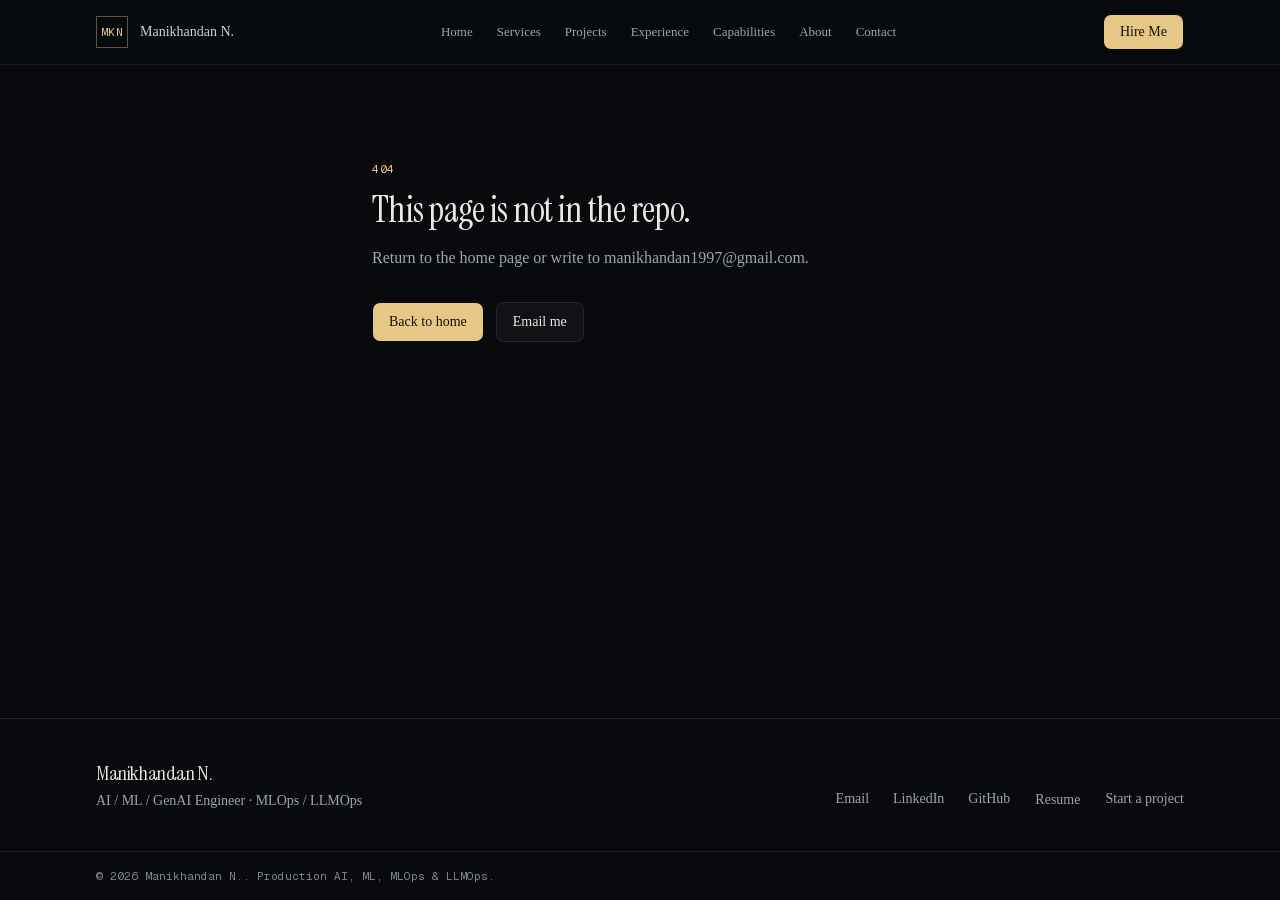
<file: 404/index.html>
<!DOCTYPE html><!--fOdatZlE19R_L0GvSNxWB--><html lang="en" class="dark"><head><meta charSet="utf-8"/><meta name="viewport" content="width=device-width, initial-scale=1"/><link rel="preload" href="/_next/static/media/22a5144ee8d83bca-s.p.woff2" as="font" crossorigin="" type="font/woff2"/><link rel="preload" href="/_next/static/media/7d4881bb7e1bf84d-s.p.woff2" as="font" crossorigin="" type="font/woff2"/><link rel="preload" href="/_next/static/media/e6099e249fd938cc-s.p.woff2" as="font" crossorigin="" type="font/woff2"/><link rel="stylesheet" href="/_next/static/css/3395996cb38e5df4.css" data-precedence="next"/><link rel="preload" as="script" fetchPriority="low" href="/_next/static/chunks/webpack-cf455cea511e9b8b.js"/><script src="/_next/static/chunks/4bd1b696-c023c6e3521b1417.js" async=""></script><script src="/_next/static/chunks/255-bc8b3b9a93d25a64.js" async=""></script><script src="/_next/static/chunks/main-app-1f7455d4bfa8618a.js" async=""></script><script src="/_next/static/chunks/599-afd55fbd2a74c7d6.js" async=""></script><script src="/_next/static/chunks/916-5ec82ce8904f5d2c.js" async=""></script><script src="/_next/static/chunks/619-ba102abea3e3d0e4.js" async=""></script><script src="/_next/static/chunks/app/page-4a2bfbb1966f2fed.js" async=""></script><script src="/_next/static/chunks/405-86494b8451ce4afb.js" async=""></script><script src="/_next/static/chunks/app/layout-2f32b47baa6e3108.js" async=""></script><script src="/_next/static/chunks/app/error-47de71159edfc2f4.js" async=""></script><meta name="robots" content="noindex"/><meta name="next-size-adjust" content=""/><meta name="theme-color" content="#12141a"/><title>Manikhandan N. — AI / ML / GenAI Engineer · MLOps / LLMOps</title><meta name="description" content="Machine learning, generative AI, and the platform work around them: training and evaluation, RAG and document systems, serving APIs, and the monitoring that says when the data or the model moved. Currently Senior MLOps Engineer at Ford Motor Company. Previously ML / MLOps / LLMOps at Wipro Technologies on the Lloyds Banking Group account."/><meta name="application-name" content="Manikhandan N."/><link rel="author" href="https://manikhandan.github.io"/><meta name="author" content="Manikhandan N."/><meta name="keywords" content="AI Engineer,Machine Learning,Generative AI,LLM applications,MLOps,LLMOps,RAG,document intelligence,Kubernetes,MLflow,freelance ML engineer"/><meta name="creator" content="Manikhandan N."/><meta name="robots" content="index, follow"/><link rel="canonical" href="https://manikhandan.github.io/"/><meta property="og:title" content="Manikhandan N. — AI / ML / GenAI Engineer · MLOps / LLMOps"/><meta property="og:description" content="Machine learning, generative AI, and the platform work around them: training and evaluation, RAG and document systems, serving APIs, and the monitoring that says when the data or the model moved. Currently Senior MLOps Engineer at Ford Motor Company. Previously ML / MLOps / LLMOps at Wipro Technologies on the Lloyds Banking Group account."/><meta property="og:url" content="https://manikhandan.github.io/"/><meta property="og:site_name" content="Manikhandan N."/><meta property="og:locale" content="en_US"/><meta property="og:image:alt" content="Manikhandan N. — AI / ML / GenAI Engineer · MLOps / LLMOps"/><meta property="og:image:type" content="image/png"/><meta property="og:image" content="https://manikhandan.github.io/opengraph-image?f0aea31803882fc0"/><meta property="og:image:width" content="1200"/><meta property="og:image:height" content="630"/><meta property="og:type" content="website"/><meta name="twitter:card" content="summary_large_image"/><meta name="twitter:title" content="Manikhandan N. — AI / ML / GenAI Engineer · MLOps / LLMOps"/><meta name="twitter:description" content="Machine learning, generative AI, and the platform work around them: training and evaluation, RAG and document systems, serving APIs, and the monitoring that says when the data or the model moved. Currently Senior MLOps Engineer at Ford Motor Company. Previously ML / MLOps / LLMOps at Wipro Technologies on the Lloyds Banking Group account."/><meta name="twitter:image:alt" content="Manikhandan N. — AI / ML / GenAI Engineer · MLOps / LLMOps"/><meta name="twitter:image:type" content="image/png"/><meta name="twitter:image" content="https://manikhandan.github.io/opengraph-image?f0aea31803882fc0"/><meta name="twitter:image:width" content="1200"/><meta name="twitter:image:height" content="630"/><link rel="icon" href="/favicon.ico" type="image/x-icon" sizes="16x16"/><link rel="icon" href="/icon?c68183a40bc0cbea" type="image/png" sizes="32x32"/><script src="/_next/static/chunks/polyfills-42372ed130431b0a.js" noModule=""></script></head><body class="__variable_246ccd __variable_c29908 __variable_315a98 min-h-screen flex flex-col antialiased"><div hidden=""><!--$--><!--/$--></div><a href="#content" class="sr-only focus:not-sr-only focus:absolute focus:left-4 focus:top-4 focus:z-[100] focus:bg-background focus:px-3 focus:py-2 focus:text-sm">Skip to content</a><script type="application/ld+json">{"@context":"https://schema.org","@graph":[{"@type":"Person","name":"Manikhandan N.","jobTitle":"AI / ML / GenAI Engineer · MLOps / LLMOps","email":"mailto:manikhandan1997@gmail.com","url":"https://manikhandan.github.io","sameAs":["https://www.linkedin.com/in/mani-khandan-n-4360b9335","https://github.com/Manikhandan"],"knowsAbout":["Artificial Intelligence","Machine Learning","Generative AI","LLM applications","MLOps","LLMOps","RAG","Kubernetes"]},{"@type":"ProfessionalService","name":"Manikhandan N. — Freelance AI / ML engineering","description":"Machine learning, generative AI, and the platform work around them: training and evaluation, RAG and document systems, serving APIs, and the monitoring that says when the data or the model moved. Currently Senior MLOps Engineer at Ford Motor Company. Previously ML / MLOps / LLMOps at Wipro Technologies on the Lloyds Banking Group account.","url":"https://manikhandan.github.io","areaServed":"Global","serviceType":["Machine learning engineering","Generative AI and RAG","MLOps and LLMOps"]}]}</script><header class="sticky top-0 z-50 border-b border-border/80 bg-background/80 backdrop-blur-md"><div class="mx-auto flex h-16 max-w-6xl items-center justify-between px-5 sm:px-8"><a class="focus-visible:outline-none focus-visible:ring-2 focus-visible:ring-ring/60 flex items-center gap-3" href="/#home"><span class="flex size-8 items-center justify-center border border-brass/40 font-mono text-[11px] tracking-wider text-brass">MKN</span><span class="hidden text-sm text-foreground/90 sm:block">Manikhandan N.</span></a><nav class="hidden items-center gap-6 lg:flex" aria-label="Primary"><a class="text-[13px] text-muted-foreground transition-colors hover:text-foreground focus-visible:outline-none focus-visible:ring-2 focus-visible:ring-ring/60" href="/#home">Home</a><a class="text-[13px] text-muted-foreground transition-colors hover:text-foreground focus-visible:outline-none focus-visible:ring-2 focus-visible:ring-ring/60" href="/#services">Services</a><a class="text-[13px] text-muted-foreground transition-colors hover:text-foreground focus-visible:outline-none focus-visible:ring-2 focus-visible:ring-ring/60" href="/#projects">Projects</a><a class="text-[13px] text-muted-foreground transition-colors hover:text-foreground focus-visible:outline-none focus-visible:ring-2 focus-visible:ring-ring/60" href="/#experience">Experience</a><a class="text-[13px] text-muted-foreground transition-colors hover:text-foreground focus-visible:outline-none focus-visible:ring-2 focus-visible:ring-ring/60" href="/#stack">Capabilities</a><a class="text-[13px] text-muted-foreground transition-colors hover:text-foreground focus-visible:outline-none focus-visible:ring-2 focus-visible:ring-ring/60" href="/#about">About</a><a class="text-[13px] text-muted-foreground transition-colors hover:text-foreground focus-visible:outline-none focus-visible:ring-2 focus-visible:ring-ring/60" href="/#contact">Contact</a></nav><div class="flex items-center gap-2"><a class="focus-visible:outline-none group/button shrink-0 items-center justify-center rounded-lg border border-transparent bg-clip-padding text-sm font-medium whitespace-nowrap transition-all outline-none select-none focus-visible:border-ring focus-visible:ring-3 focus-visible:ring-ring/50 active:not-aria-[haspopup]:translate-y-px disabled:pointer-events-none disabled:opacity-50 aria-invalid:border-destructive aria-invalid:ring-3 aria-invalid:ring-destructive/20 dark:aria-invalid:border-destructive/50 dark:aria-invalid:ring-destructive/40 [&amp;_svg]:pointer-events-none [&amp;_svg]:shrink-0 [&amp;_svg:not([class*=&#x27;size-&#x27;])]:size-4 bg-primary text-primary-foreground hover:bg-primary/80 gap-1.5 has-data-[icon=inline-end]:pr-2 has-data-[icon=inline-start]:pl-2 hidden h-9 px-4 sm:inline-flex" href="/#contact">Hire Me</a><button type="button" tabindex="0" data-slot="sheet-trigger" aria-label="Open menu" data-base-ui-click-trigger="" id="base-ui-_R_3tpb_" aria-haspopup="dialog" aria-expanded="false" class="group/button inline-flex shrink-0 items-center justify-center rounded-lg border bg-clip-padding text-sm font-medium whitespace-nowrap transition-all outline-none select-none focus-visible:border-ring focus-visible:ring-3 focus-visible:ring-ring/50 active:not-aria-[haspopup]:translate-y-px disabled:pointer-events-none disabled:opacity-50 aria-invalid:border-destructive aria-invalid:ring-3 aria-invalid:ring-destructive/20 dark:aria-invalid:border-destructive/50 dark:aria-invalid:ring-destructive/40 [&amp;_svg]:pointer-events-none [&amp;_svg]:shrink-0 [&amp;_svg:not([class*=&#x27;size-&#x27;])]:size-4 border-border bg-background hover:bg-muted hover:text-foreground aria-expanded:bg-muted aria-expanded:text-foreground dark:border-input dark:bg-input/30 dark:hover:bg-input/50 size-8 lg:hidden"><svg xmlns="http://www.w3.org/2000/svg" width="24" height="24" viewBox="0 0 24 24" fill="none" stroke="currentColor" stroke-width="2" stroke-linecap="round" stroke-linejoin="round" class="lucide lucide-menu" aria-hidden="true"><path d="M4 5h16"></path><path d="M4 12h16"></path><path d="M4 19h16"></path></svg></button></div></div></header><main id="content" class="flex-1"><!--$--><div class="mx-auto max-w-xl px-5 py-24"><p class="font-mono text-[11px] uppercase tracking-wider text-brass">404</p><h1 class="mt-3 font-display text-4xl">This page is not in the repo.</h1><p class="mt-4 text-muted-foreground">Return to the home page or write to <!-- -->manikhandan1997@gmail.com<!-- -->.</p><div class="mt-8 flex flex-wrap gap-3"><a class="group/button inline-flex shrink-0 items-center justify-center rounded-lg border border-transparent bg-clip-padding text-sm font-medium whitespace-nowrap transition-all outline-none select-none focus-visible:border-ring active:not-aria-[haspopup]:translate-y-px disabled:pointer-events-none disabled:opacity-50 aria-invalid:border-destructive aria-invalid:ring-3 aria-invalid:ring-destructive/20 dark:aria-invalid:border-destructive/50 dark:aria-invalid:ring-destructive/40 [&amp;_svg]:pointer-events-none [&amp;_svg]:shrink-0 [&amp;_svg:not([class*=&#x27;size-&#x27;])]:size-4 bg-primary text-primary-foreground hover:bg-primary/80 gap-1.5 has-data-[icon=inline-end]:pr-2 has-data-[icon=inline-start]:pl-2 focus-visible:outline-none focus-visible:ring-2 focus-visible:ring-ring/60 h-10 px-4" href="/">Back to home</a><a href="mailto:manikhandan1997@gmail.com?subject=Freelance%20%2F%20contract%20inquiry" class="group/button inline-flex shrink-0 items-center justify-center rounded-lg border bg-clip-padding text-sm font-medium whitespace-nowrap transition-all outline-none select-none focus-visible:border-ring active:not-aria-[haspopup]:translate-y-px disabled:pointer-events-none disabled:opacity-50 aria-invalid:border-destructive aria-invalid:ring-3 aria-invalid:ring-destructive/20 dark:aria-invalid:border-destructive/50 dark:aria-invalid:ring-destructive/40 [&amp;_svg]:pointer-events-none [&amp;_svg]:shrink-0 [&amp;_svg:not([class*=&#x27;size-&#x27;])]:size-4 border-border bg-background hover:bg-muted hover:text-foreground aria-expanded:bg-muted aria-expanded:text-foreground dark:border-input dark:bg-input/30 dark:hover:bg-input/50 gap-1.5 has-data-[icon=inline-end]:pr-2 has-data-[icon=inline-start]:pl-2 focus-visible:outline-none focus-visible:ring-2 focus-visible:ring-ring/60 h-10 px-4">Email me</a></div></div><!--$--><!--/$--><!--/$--></main><footer class="border-t border-border"><div class="mx-auto flex max-w-6xl flex-col gap-6 px-5 py-10 sm:flex-row sm:items-end sm:justify-between sm:px-8"><div><p class="font-display text-xl text-foreground">Manikhandan N.</p><p class="mt-1 text-sm text-muted-foreground">AI / ML / GenAI Engineer · MLOps / LLMOps</p></div><div class="flex flex-wrap gap-x-6 gap-y-2 text-sm text-muted-foreground"><a href="mailto:manikhandan1997@gmail.com" class="hover:text-foreground">Email</a><a href="https://www.linkedin.com/in/mani-khandan-n-4360b9335" target="_blank" rel="noopener noreferrer" class="hover:text-foreground">LinkedIn</a><a href="https://github.com/Manikhandan" target="_blank" rel="noopener noreferrer" class="hover:text-foreground">GitHub</a><a class="group/button inline-flex shrink-0 items-center justify-center rounded-lg border border-transparent bg-clip-padding font-medium whitespace-nowrap transition-all outline-none select-none focus-visible:border-ring active:not-aria-[haspopup]:translate-y-px disabled:pointer-events-none disabled:opacity-50 aria-invalid:border-destructive aria-invalid:ring-3 aria-invalid:ring-destructive/20 dark:aria-invalid:border-destructive/50 dark:aria-invalid:ring-destructive/40 [&amp;_svg]:pointer-events-none [&amp;_svg]:shrink-0 [&amp;_svg:not([class*=&#x27;size-&#x27;])]:size-4 underline-offset-4 hover:underline gap-1.5 has-data-[icon=inline-end]:pr-2 has-data-[icon=inline-start]:pl-2 focus-visible:outline-none focus-visible:ring-2 focus-visible:ring-ring/60 h-auto px-0 text-sm text-muted-foreground" href="/resume/">Resume</a><a class="focus-visible:outline-none focus-visible:ring-2 focus-visible:ring-ring/60 hover:text-foreground" href="/#contact">Start a project</a></div></div><div class="border-t border-border"><p class="mx-auto max-w-6xl px-5 py-4 font-mono text-[11px] text-muted-foreground/80 sm:px-8">© <!-- -->2026<!-- --> <!-- -->Manikhandan N.<!-- -->. Production AI, ML, MLOps &amp; LLMOps.</p></div></footer><script src="/_next/static/chunks/webpack-cf455cea511e9b8b.js" id="_R_" async=""></script><script>(self.__next_f=self.__next_f||[]).push([0])</script><script>self.__next_f.push([1,"1:\"$Sreact.fragment\"\n3:I[4228,[\"599\",\"static/chunks/599-afd55fbd2a74c7d6.js\",\"916\",\"static/chunks/916-5ec82ce8904f5d2c.js\",\"619\",\"static/chunks/619-ba102abea3e3d0e4.js\",\"974\",\"static/chunks/app/page-4a2bfbb1966f2fed.js\"],\"HashOnLoad\"]\n4:I[565,[\"599\",\"static/chunks/599-afd55fbd2a74c7d6.js\",\"916\",\"static/chunks/916-5ec82ce8904f5d2c.js\",\"619\",\"static/chunks/619-ba102abea3e3d0e4.js\",\"405\",\"static/chunks/405-86494b8451ce4afb.js\",\"177\",\"static/chunks/app/layout-2f32b47baa6e3108.js\"],\"Navbar\"]\n5:I[9766,[],\"\"]\n6:I[5664,[\"599\",\"static/chunks/599-afd55fbd2a74c7d6.js\",\"916\",\"static/chunks/916-5ec82ce8904f5d2c.js\",\"619\",\"static/chunks/619-ba102abea3e3d0e4.js\",\"39\",\"static/chunks/app/error-47de71159edfc2f4.js\"],\"default\"]\n7:I[8924,[],\"\"]\n8:I[2619,[\"599\",\"static/chunks/599-afd55fbd2a74c7d6.js\",\"916\",\"static/chunks/916-5ec82ce8904f5d2c.js\",\"619\",\"static/chunks/619-ba102abea3e3d0e4.js\",\"974\",\"static/chunks/app/page-4a2bfbb1966f2fed.js\"],\"\"]\ne:I[7150,[],\"\"]\n:HL[\"/_next/static/media/22a5144ee8d83bca-s.p.woff2\",\"font\",{\"crossOrigin\":\"\",\"type\":\"font/woff2\"}]\n:HL[\"/_next/static/media/7d4881bb7e1bf84d-s.p.woff2\",\"font\",{\"crossOrigin\":\"\",\"type\":\"font/woff2\"}]\n:HL[\"/_next/static/media/e6099e249fd938cc-s.p.woff2\",\"font\",{\"crossOrigin\":\"\",\"type\":\"font/woff2\"}]\n:HL[\"/_next/static/css/3395996cb38e5df4.css\",\"style\"]\n2:T41b,"])</script><script>self.__next_f.push([1,"{\"@context\":\"https://schema.org\",\"@graph\":[{\"@type\":\"Person\",\"name\":\"Manikhandan N.\",\"jobTitle\":\"AI / ML / GenAI Engineer · MLOps / LLMOps\",\"email\":\"mailto:manikhandan1997@gmail.com\",\"url\":\"https://manikhandan.github.io\",\"sameAs\":[\"https://www.linkedin.com/in/mani-khandan-n-4360b9335\",\"https://github.com/Manikhandan\"],\"knowsAbout\":[\"Artificial Intelligence\",\"Machine Learning\",\"Generative AI\",\"LLM applications\",\"MLOps\",\"LLMOps\",\"RAG\",\"Kubernetes\"]},{\"@type\":\"ProfessionalService\",\"name\":\"Manikhandan N. — Freelance AI / ML engineering\",\"description\":\"Machine learning, generative AI, and the platform work around them: training and evaluation, RAG and document systems, serving APIs, and the monitoring that says when the data or the model moved. Currently Senior MLOps Engineer at Ford Motor Company. Previously ML / MLOps / LLMOps at Wipro Technologies on the Lloyds Banking Group account.\",\"url\":\"https://manikhandan.github.io\",\"areaServed\":\"Global\",\"serviceType\":[\"Machine learning engineering\",\"Generative AI and RAG\",\"MLOps and LLMOps\"]}]}"])</script><script>self.__next_f.push([1,"0:{\"P\":null,\"b\":\"fOdatZlE19R-L0GvSNxWB\",\"p\":\"\",\"c\":[\"\",\"_not-found\",\"\"],\"i\":false,\"f\":[[[\"\",{\"children\":[\"/_not-found\",{\"children\":[\"__PAGE__\",{}]}]},\"$undefined\",\"$undefined\",true],[\"\",[\"$\",\"$1\",\"c\",{\"children\":[[[\"$\",\"link\",\"0\",{\"rel\":\"stylesheet\",\"href\":\"/_next/static/css/3395996cb38e5df4.css\",\"precedence\":\"next\",\"crossOrigin\":\"$undefined\",\"nonce\":\"$undefined\"}]],[\"$\",\"html\",null,{\"lang\":\"en\",\"className\":\"dark\",\"children\":[\"$\",\"body\",null,{\"className\":\"__variable_246ccd __variable_c29908 __variable_315a98 min-h-screen flex flex-col antialiased\",\"children\":[[\"$\",\"a\",null,{\"href\":\"#content\",\"className\":\"sr-only focus:not-sr-only focus:absolute focus:left-4 focus:top-4 focus:z-[100] focus:bg-background focus:px-3 focus:py-2 focus:text-sm\",\"children\":\"Skip to content\"}],[\"$\",\"script\",null,{\"type\":\"application/ld+json\",\"dangerouslySetInnerHTML\":{\"__html\":\"$2\"}}],[\"$\",\"$L3\",null,{}],[\"$\",\"$L4\",null,{}],[\"$\",\"main\",null,{\"id\":\"content\",\"className\":\"flex-1\",\"children\":[\"$\",\"$L5\",null,{\"parallelRouterKey\":\"children\",\"error\":\"$6\",\"errorStyles\":[],\"errorScripts\":[],\"template\":[\"$\",\"$L7\",null,{}],\"templateStyles\":\"$undefined\",\"templateScripts\":\"$undefined\",\"notFound\":[[\"$\",\"div\",null,{\"className\":\"mx-auto max-w-xl px-5 py-24\",\"children\":[[\"$\",\"p\",null,{\"className\":\"font-mono text-[11px] uppercase tracking-wider text-brass\",\"children\":\"404\"}],[\"$\",\"h1\",null,{\"className\":\"mt-3 font-display text-4xl\",\"children\":\"This page is not in the repo.\"}],[\"$\",\"p\",null,{\"className\":\"mt-4 text-muted-foreground\",\"children\":[\"Return to the home page or write to \",\"manikhandan1997@gmail.com\",\".\"]}],[\"$\",\"div\",null,{\"className\":\"mt-8 flex flex-wrap gap-3\",\"children\":[[\"$\",\"$L8\",null,{\"href\":\"/\",\"className\":\"group/button inline-flex shrink-0 items-center justify-center rounded-lg border border-transparent bg-clip-padding text-sm font-medium whitespace-nowrap transition-all outline-none select-none focus-visible:border-ring active:not-aria-[haspopup]:translate-y-px disabled:pointer-events-none disabled:opacity-50 aria-invalid:border-destructive aria-invalid:ring-3 aria-invalid:ring-destructive/20 dark:aria-invalid:border-destructive/50 dark:aria-invalid:ring-destructive/40 [\u0026_svg]:pointer-events-none [\u0026_svg]:shrink-0 [\u0026_svg:not([class*='size-'])]:size-4 bg-primary text-primary-foreground hover:bg-primary/80 gap-1.5 has-data-[icon=inline-end]:pr-2 has-data-[icon=inline-start]:pl-2 focus-visible:outline-none focus-visible:ring-2 focus-visible:ring-ring/60 h-10 px-4\",\"children\":\"Back to home\"}],[\"$\",\"a\",null,{\"href\":\"mailto:manikhandan1997@gmail.com?subject=Freelance%20%2F%20contract%20inquiry\",\"className\":\"group/button inline-flex shrink-0 items-center justify-center rounded-lg border bg-clip-padding text-sm font-medium whitespace-nowrap transition-all outline-none select-none focus-visible:border-ring active:not-aria-[haspopup]:translate-y-px disabled:pointer-events-none disabled:opacity-50 aria-invalid:border-destructive aria-invalid:ring-3 aria-invalid:ring-destructive/20 dark:aria-invalid:border-destructive/50 dark:aria-invalid:ring-destructive/40 [\u0026_svg]:pointer-events-none [\u0026_svg]:shrink-0 [\u0026_svg:not([class*='size-'])]:size-4 border-border bg-background hover:bg-muted hover:text-foreground aria-expanded:bg-muted aria-expanded:text-foreground dark:border-input dark:bg-input/30 dark:hover:bg-input/50 gap-1.5 has-data-[icon=inline-end]:pr-2 has-data-[icon=inline-start]:pl-2 focus-visible:outline-none focus-visible:ring-2 focus-visible:ring-ring/60 h-10 px-4\",\"children\":\"Email me\"}]]}]]}],[]],\"forbidden\":\"$undefined\",\"unauthorized\":\"$undefined\"}]}],\"$L9\"]}]}]]}],{\"children\":[\"/_not-found\",\"$La\",{\"children\":[\"__PAGE__\",\"$Lb\",{},null,false]},null,false]},[\"$Lc\",[],[]],false],\"$Ld\",false]],\"m\":\"$undefined\",\"G\":[\"$e\",[]],\"s\":false,\"S\":true}\n"])</script><script>self.__next_f.push([1,"f:I[4228,[\"599\",\"static/chunks/599-afd55fbd2a74c7d6.js\",\"916\",\"static/chunks/916-5ec82ce8904f5d2c.js\",\"619\",\"static/chunks/619-ba102abea3e3d0e4.js\",\"974\",\"static/chunks/app/page-4a2bfbb1966f2fed.js\"],\"HashLink\"]\n10:I[4431,[],\"OutletBoundary\"]\n12:I[5278,[],\"AsyncMetadataOutlet\"]\n14:I[4431,[],\"ViewportBoundary\"]\n16:I[4431,[],\"MetadataBoundary\"]\n17:\"$Sreact.suspense\"\n"])</script><script>self.__next_f.push([1,"9:[\"$\",\"footer\",null,{\"className\":\"border-t border-border\",\"children\":[[\"$\",\"div\",null,{\"className\":\"mx-auto flex max-w-6xl flex-col gap-6 px-5 py-10 sm:flex-row sm:items-end sm:justify-between sm:px-8\",\"children\":[[\"$\",\"div\",null,{\"children\":[[\"$\",\"p\",null,{\"className\":\"font-display text-xl text-foreground\",\"children\":\"Manikhandan N.\"}],[\"$\",\"p\",null,{\"className\":\"mt-1 text-sm text-muted-foreground\",\"children\":\"AI / ML / GenAI Engineer · MLOps / LLMOps\"}]]}],[\"$\",\"div\",null,{\"className\":\"flex flex-wrap gap-x-6 gap-y-2 text-sm text-muted-foreground\",\"children\":[[\"$\",\"a\",null,{\"href\":\"mailto:manikhandan1997@gmail.com\",\"className\":\"hover:text-foreground\",\"children\":\"Email\"}],[\"$\",\"a\",null,{\"href\":\"https://www.linkedin.com/in/mani-khandan-n-4360b9335\",\"target\":\"_blank\",\"rel\":\"noopener noreferrer\",\"className\":\"hover:text-foreground\",\"children\":\"LinkedIn\"}],[\"$\",\"a\",null,{\"href\":\"https://github.com/Manikhandan\",\"target\":\"_blank\",\"rel\":\"noopener noreferrer\",\"className\":\"hover:text-foreground\",\"children\":\"GitHub\"}],[\"$\",\"$L8\",null,{\"href\":\"/resume\",\"className\":\"group/button inline-flex shrink-0 items-center justify-center rounded-lg border border-transparent bg-clip-padding font-medium whitespace-nowrap transition-all outline-none select-none focus-visible:border-ring active:not-aria-[haspopup]:translate-y-px disabled:pointer-events-none disabled:opacity-50 aria-invalid:border-destructive aria-invalid:ring-3 aria-invalid:ring-destructive/20 dark:aria-invalid:border-destructive/50 dark:aria-invalid:ring-destructive/40 [\u0026_svg]:pointer-events-none [\u0026_svg]:shrink-0 [\u0026_svg:not([class*='size-'])]:size-4 underline-offset-4 hover:underline gap-1.5 has-data-[icon=inline-end]:pr-2 has-data-[icon=inline-start]:pl-2 focus-visible:outline-none focus-visible:ring-2 focus-visible:ring-ring/60 h-auto px-0 text-sm text-muted-foreground\",\"children\":\"Resume\"}],[\"$\",\"$Lf\",null,{\"href\":\"/#contact\",\"hash\":\"contact\",\"className\":\"hover:text-foreground\",\"children\":\"Start a project\"}]]}]]}],[\"$\",\"div\",null,{\"className\":\"border-t border-border\",\"children\":[\"$\",\"p\",null,{\"className\":\"mx-auto max-w-6xl px-5 py-4 font-mono text-[11px] text-muted-foreground/80 sm:px-8\",\"children\":[\"© \",2026,\" \",\"Manikhandan N.\",\". Production AI, ML, MLOps \u0026 LLMOps.\"]}]}]]}]\n"])</script><script>self.__next_f.push([1,"a:[\"$\",\"$1\",\"c\",{\"children\":[null,[\"$\",\"$L5\",null,{\"parallelRouterKey\":\"children\",\"error\":\"$undefined\",\"errorStyles\":\"$undefined\",\"errorScripts\":\"$undefined\",\"template\":[\"$\",\"$L7\",null,{}],\"templateStyles\":\"$undefined\",\"templateScripts\":\"$undefined\",\"notFound\":\"$undefined\",\"forbidden\":\"$undefined\",\"unauthorized\":\"$undefined\"}]]}]\n"])</script><script>self.__next_f.push([1,"b:[\"$\",\"$1\",\"c\",{\"children\":[[\"$\",\"div\",null,{\"className\":\"mx-auto max-w-xl px-5 py-24\",\"children\":[[\"$\",\"p\",null,{\"className\":\"font-mono text-[11px] uppercase tracking-wider text-brass\",\"children\":\"404\"}],[\"$\",\"h1\",null,{\"className\":\"mt-3 font-display text-4xl\",\"children\":\"This page is not in the repo.\"}],[\"$\",\"p\",null,{\"className\":\"mt-4 text-muted-foreground\",\"children\":[\"Return to the home page or write to \",\"manikhandan1997@gmail.com\",\".\"]}],[\"$\",\"div\",null,{\"className\":\"mt-8 flex flex-wrap gap-3\",\"children\":[[\"$\",\"$L8\",null,{\"href\":\"/\",\"className\":\"group/button inline-flex shrink-0 items-center justify-center rounded-lg border border-transparent bg-clip-padding text-sm font-medium whitespace-nowrap transition-all outline-none select-none focus-visible:border-ring active:not-aria-[haspopup]:translate-y-px disabled:pointer-events-none disabled:opacity-50 aria-invalid:border-destructive aria-invalid:ring-3 aria-invalid:ring-destructive/20 dark:aria-invalid:border-destructive/50 dark:aria-invalid:ring-destructive/40 [\u0026_svg]:pointer-events-none [\u0026_svg]:shrink-0 [\u0026_svg:not([class*='size-'])]:size-4 bg-primary text-primary-foreground hover:bg-primary/80 gap-1.5 has-data-[icon=inline-end]:pr-2 has-data-[icon=inline-start]:pl-2 focus-visible:outline-none focus-visible:ring-2 focus-visible:ring-ring/60 h-10 px-4\",\"children\":\"Back to home\"}],[\"$\",\"a\",null,{\"href\":\"mailto:manikhandan1997@gmail.com?subject=Freelance%20%2F%20contract%20inquiry\",\"className\":\"group/button inline-flex shrink-0 items-center justify-center rounded-lg border bg-clip-padding text-sm font-medium whitespace-nowrap transition-all outline-none select-none focus-visible:border-ring active:not-aria-[haspopup]:translate-y-px disabled:pointer-events-none disabled:opacity-50 aria-invalid:border-destructive aria-invalid:ring-3 aria-invalid:ring-destructive/20 dark:aria-invalid:border-destructive/50 dark:aria-invalid:ring-destructive/40 [\u0026_svg]:pointer-events-none [\u0026_svg]:shrink-0 [\u0026_svg:not([class*='size-'])]:size-4 border-border bg-background hover:bg-muted hover:text-foreground aria-expanded:bg-muted aria-expanded:text-foreground dark:border-input dark:bg-input/30 dark:hover:bg-input/50 gap-1.5 has-data-[icon=inline-end]:pr-2 has-data-[icon=inline-start]:pl-2 focus-visible:outline-none focus-visible:ring-2 focus-visible:ring-ring/60 h-10 px-4\",\"children\":\"Email me\"}]]}]]}],null,[\"$\",\"$L10\",null,{\"children\":[\"$L11\",[\"$\",\"$L12\",null,{\"promise\":\"$@13\"}]]}]]}]\n"])</script><script>self.__next_f.push([1,"c:[\"$\",\"div\",\"l\",{\"className\":\"mx-auto max-w-6xl px-5 py-24 font-mono text-sm text-muted-foreground\",\"children\":\"Loading…\"}]\nd:[\"$\",\"$1\",\"h\",{\"children\":[[\"$\",\"meta\",null,{\"name\":\"robots\",\"content\":\"noindex\"}],[[\"$\",\"$L14\",null,{\"children\":\"$L15\"}],[\"$\",\"meta\",null,{\"name\":\"next-size-adjust\",\"content\":\"\"}]],[\"$\",\"$L16\",null,{\"children\":[\"$\",\"div\",null,{\"hidden\":true,\"children\":[\"$\",\"$17\",null,{\"fallback\":null,\"children\":\"$L18\"}]}]}]]}]\n"])</script><script>self.__next_f.push([1,"15:[[\"$\",\"meta\",\"0\",{\"charSet\":\"utf-8\"}],[\"$\",\"meta\",\"1\",{\"name\":\"viewport\",\"content\":\"width=device-width, initial-scale=1\"}],[\"$\",\"meta\",\"2\",{\"name\":\"theme-color\",\"content\":\"#12141a\"}]]\n11:null\n"])</script><script>self.__next_f.push([1,"19:I[622,[],\"IconMark\"]\n"])</script><script>self.__next_f.push([1,"13:{\"metadata\":[[\"$\",\"title\",\"0\",{\"children\":\"Manikhandan N. — AI / ML / GenAI Engineer · MLOps / LLMOps\"}],[\"$\",\"meta\",\"1\",{\"name\":\"description\",\"content\":\"Machine learning, generative AI, and the platform work around them: training and evaluation, RAG and document systems, serving APIs, and the monitoring that says when the data or the model moved. Currently Senior MLOps Engineer at Ford Motor Company. Previously ML / MLOps / LLMOps at Wipro Technologies on the Lloyds Banking Group account.\"}],[\"$\",\"meta\",\"2\",{\"name\":\"application-name\",\"content\":\"Manikhandan N.\"}],[\"$\",\"link\",\"3\",{\"rel\":\"author\",\"href\":\"https://manikhandan.github.io\"}],[\"$\",\"meta\",\"4\",{\"name\":\"author\",\"content\":\"Manikhandan N.\"}],[\"$\",\"meta\",\"5\",{\"name\":\"keywords\",\"content\":\"AI Engineer,Machine Learning,Generative AI,LLM applications,MLOps,LLMOps,RAG,document intelligence,Kubernetes,MLflow,freelance ML engineer\"}],[\"$\",\"meta\",\"6\",{\"name\":\"creator\",\"content\":\"Manikhandan N.\"}],[\"$\",\"meta\",\"7\",{\"name\":\"robots\",\"content\":\"index, follow\"}],[\"$\",\"link\",\"8\",{\"rel\":\"canonical\",\"href\":\"https://manikhandan.github.io/\"}],[\"$\",\"meta\",\"9\",{\"property\":\"og:title\",\"content\":\"Manikhandan N. — AI / ML / GenAI Engineer · MLOps / LLMOps\"}],[\"$\",\"meta\",\"10\",{\"property\":\"og:description\",\"content\":\"Machine learning, generative AI, and the platform work around them: training and evaluation, RAG and document systems, serving APIs, and the monitoring that says when the data or the model moved. Currently Senior MLOps Engineer at Ford Motor Company. Previously ML / MLOps / LLMOps at Wipro Technologies on the Lloyds Banking Group account.\"}],[\"$\",\"meta\",\"11\",{\"property\":\"og:url\",\"content\":\"https://manikhandan.github.io/\"}],[\"$\",\"meta\",\"12\",{\"property\":\"og:site_name\",\"content\":\"Manikhandan N.\"}],[\"$\",\"meta\",\"13\",{\"property\":\"og:locale\",\"content\":\"en_US\"}],[\"$\",\"meta\",\"14\",{\"property\":\"og:image:alt\",\"content\":\"Manikhandan N. — AI / ML / GenAI Engineer · MLOps / LLMOps\"}],[\"$\",\"meta\",\"15\",{\"property\":\"og:image:type\",\"content\":\"image/png\"}],[\"$\",\"meta\",\"16\",{\"property\":\"og:image\",\"content\":\"https://manikhandan.github.io/opengraph-image?f0aea31803882fc0\"}],[\"$\",\"meta\",\"17\",{\"property\":\"og:image:width\",\"content\":\"1200\"}],[\"$\",\"meta\",\"18\",{\"property\":\"og:image:height\",\"content\":\"630\"}],[\"$\",\"meta\",\"19\",{\"property\":\"og:type\",\"content\":\"website\"}],[\"$\",\"meta\",\"20\",{\"name\":\"twitter:card\",\"content\":\"summary_large_image\"}],[\"$\",\"meta\",\"21\",{\"name\":\"twitter:title\",\"content\":\"Manikhandan N. — AI / ML / GenAI Engineer · MLOps / LLMOps\"}],[\"$\",\"meta\",\"22\",{\"name\":\"twitter:description\",\"content\":\"Machine learning, generative AI, and the platform work around them: training and evaluation, RAG and document systems, serving APIs, and the monitoring that says when the data or the model moved. Currently Senior MLOps Engineer at Ford Motor Company. Previously ML / MLOps / LLMOps at Wipro Technologies on the Lloyds Banking Group account.\"}],[\"$\",\"meta\",\"23\",{\"name\":\"twitter:image:alt\",\"content\":\"Manikhandan N. — AI / ML / GenAI Engineer · MLOps / LLMOps\"}],[\"$\",\"meta\",\"24\",{\"name\":\"twitter:image:type\",\"content\":\"image/png\"}],[\"$\",\"meta\",\"25\",{\"name\":\"twitter:image\",\"content\":\"https://manikhandan.github.io/opengraph-image?f0aea31803882fc0\"}],[\"$\",\"meta\",\"26\",{\"name\":\"twitter:image:width\",\"content\":\"1200\"}],[\"$\",\"meta\",\"27\",{\"name\":\"twitter:image:height\",\"content\":\"630\"}],[\"$\",\"link\",\"28\",{\"rel\":\"icon\",\"href\":\"/favicon.ico\",\"type\":\"image/x-icon\",\"sizes\":\"16x16\"}],[\"$\",\"link\",\"29\",{\"rel\":\"icon\",\"href\":\"/icon?c68183a40bc0cbea\",\"alt\":\"$undefined\",\"type\":\"image/png\",\"sizes\":\"32x32\"}],[\"$\",\"$L19\",\"30\",{}]],\"error\":null,\"digest\":\"$undefined\"}\n"])</script><script>self.__next_f.push([1,"18:\"$13:metadata\"\n"])</script></body></html>
</file>
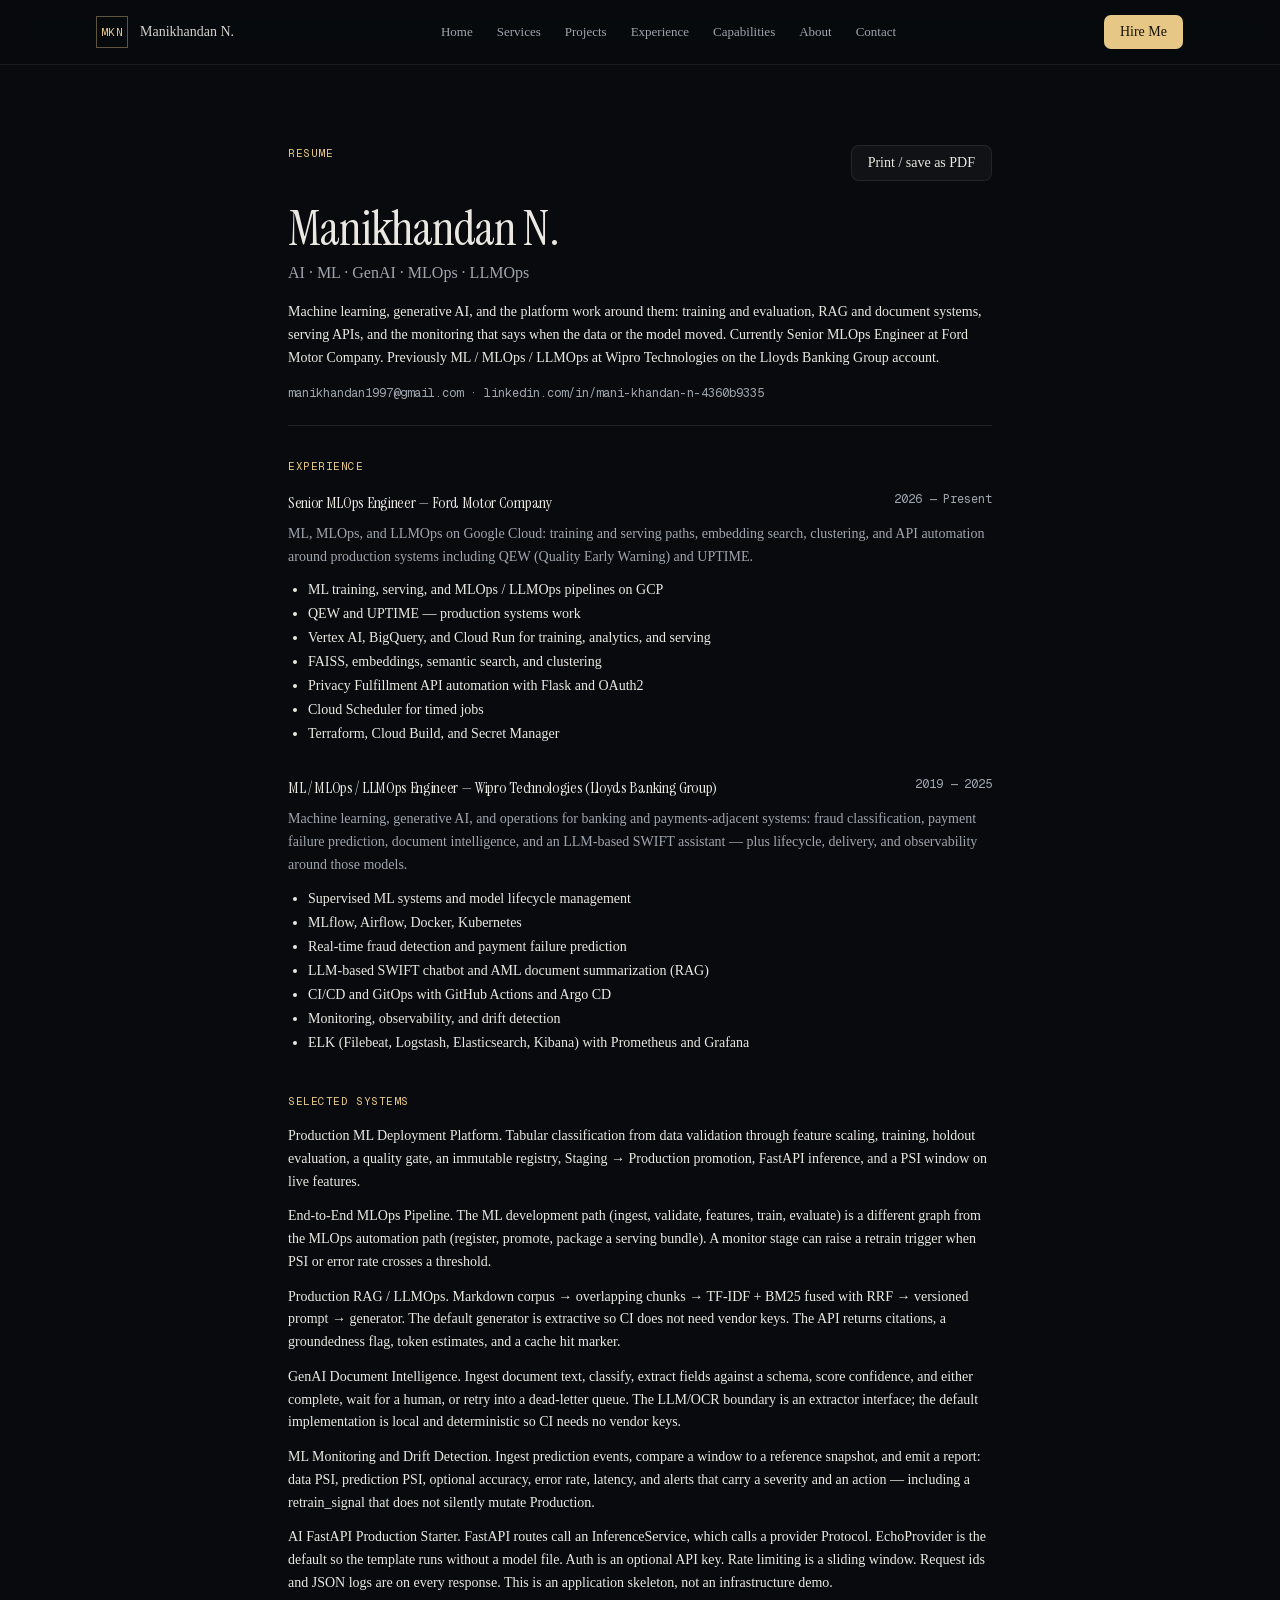
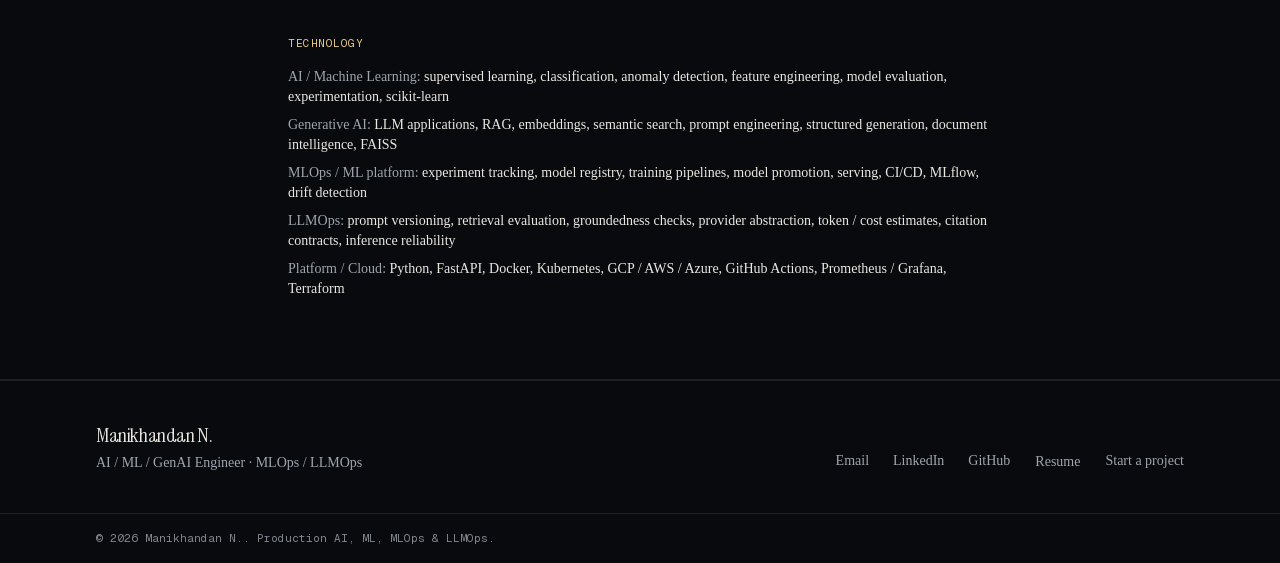
<file: resume/index.html>
<!DOCTYPE html><!--fOdatZlE19R_L0GvSNxWB--><html lang="en" class="dark"><head><meta charSet="utf-8"/><meta name="viewport" content="width=device-width, initial-scale=1"/><link rel="preload" href="/_next/static/media/22a5144ee8d83bca-s.p.woff2" as="font" crossorigin="" type="font/woff2"/><link rel="preload" href="/_next/static/media/7d4881bb7e1bf84d-s.p.woff2" as="font" crossorigin="" type="font/woff2"/><link rel="preload" href="/_next/static/media/e6099e249fd938cc-s.p.woff2" as="font" crossorigin="" type="font/woff2"/><link rel="stylesheet" href="/_next/static/css/3395996cb38e5df4.css" data-precedence="next"/><link rel="preload" as="script" fetchPriority="low" href="/_next/static/chunks/webpack-cf455cea511e9b8b.js"/><script src="/_next/static/chunks/4bd1b696-c023c6e3521b1417.js" async=""></script><script src="/_next/static/chunks/255-bc8b3b9a93d25a64.js" async=""></script><script src="/_next/static/chunks/main-app-1f7455d4bfa8618a.js" async=""></script><script src="/_next/static/chunks/599-afd55fbd2a74c7d6.js" async=""></script><script src="/_next/static/chunks/916-5ec82ce8904f5d2c.js" async=""></script><script src="/_next/static/chunks/619-ba102abea3e3d0e4.js" async=""></script><script src="/_next/static/chunks/app/page-4a2bfbb1966f2fed.js" async=""></script><script src="/_next/static/chunks/405-86494b8451ce4afb.js" async=""></script><script src="/_next/static/chunks/app/layout-2f32b47baa6e3108.js" async=""></script><script src="/_next/static/chunks/app/error-47de71159edfc2f4.js" async=""></script><script src="/_next/static/chunks/app/resume/page-fff7c460f1518a76.js" async=""></script><meta name="next-size-adjust" content=""/><meta name="theme-color" content="#12141a"/><title>Resume — Manikhandan N.</title><meta name="description" content="Resume — Manikhandan N., AI / ML / GenAI Engineer · MLOps / LLMOps."/><meta name="application-name" content="Manikhandan N."/><link rel="author" href="https://manikhandan.github.io"/><meta name="author" content="Manikhandan N."/><meta name="keywords" content="AI Engineer,Machine Learning,Generative AI,LLM applications,MLOps,LLMOps,RAG,document intelligence,Kubernetes,MLflow,freelance ML engineer"/><meta name="creator" content="Manikhandan N."/><meta name="robots" content="index, follow"/><link rel="canonical" href="https://manikhandan.github.io/resume/"/><meta property="og:title" content="Manikhandan N. — AI / ML / GenAI Engineer · MLOps / LLMOps"/><meta property="og:description" content="Machine learning, generative AI, and the platform work around them: training and evaluation, RAG and document systems, serving APIs, and the monitoring that says when the data or the model moved. Currently Senior MLOps Engineer at Ford Motor Company. Previously ML / MLOps / LLMOps at Wipro Technologies on the Lloyds Banking Group account."/><meta property="og:url" content="https://manikhandan.github.io/"/><meta property="og:site_name" content="Manikhandan N."/><meta property="og:locale" content="en_US"/><meta property="og:image:alt" content="Manikhandan N. — AI / ML / GenAI Engineer · MLOps / LLMOps"/><meta property="og:image:type" content="image/png"/><meta property="og:image" content="https://manikhandan.github.io/opengraph-image?f0aea31803882fc0"/><meta property="og:image:width" content="1200"/><meta property="og:image:height" content="630"/><meta property="og:type" content="website"/><meta name="twitter:card" content="summary_large_image"/><meta name="twitter:title" content="Manikhandan N. — AI / ML / GenAI Engineer · MLOps / LLMOps"/><meta name="twitter:description" content="Machine learning, generative AI, and the platform work around them: training and evaluation, RAG and document systems, serving APIs, and the monitoring that says when the data or the model moved. Currently Senior MLOps Engineer at Ford Motor Company. Previously ML / MLOps / LLMOps at Wipro Technologies on the Lloyds Banking Group account."/><meta name="twitter:image:alt" content="Manikhandan N. — AI / ML / GenAI Engineer · MLOps / LLMOps"/><meta name="twitter:image:type" content="image/png"/><meta name="twitter:image" content="https://manikhandan.github.io/opengraph-image?f0aea31803882fc0"/><meta name="twitter:image:width" content="1200"/><meta name="twitter:image:height" content="630"/><link rel="icon" href="/favicon.ico" type="image/x-icon" sizes="16x16"/><link rel="icon" href="/icon?c68183a40bc0cbea" type="image/png" sizes="32x32"/><script src="/_next/static/chunks/polyfills-42372ed130431b0a.js" noModule=""></script></head><body class="__variable_246ccd __variable_c29908 __variable_315a98 min-h-screen flex flex-col antialiased"><div hidden=""><!--$--><!--/$--></div><a href="#content" class="sr-only focus:not-sr-only focus:absolute focus:left-4 focus:top-4 focus:z-[100] focus:bg-background focus:px-3 focus:py-2 focus:text-sm">Skip to content</a><script type="application/ld+json">{"@context":"https://schema.org","@graph":[{"@type":"Person","name":"Manikhandan N.","jobTitle":"AI / ML / GenAI Engineer · MLOps / LLMOps","email":"mailto:manikhandan1997@gmail.com","url":"https://manikhandan.github.io","sameAs":["https://www.linkedin.com/in/mani-khandan-n-4360b9335","https://github.com/Manikhandan"],"knowsAbout":["Artificial Intelligence","Machine Learning","Generative AI","LLM applications","MLOps","LLMOps","RAG","Kubernetes"]},{"@type":"ProfessionalService","name":"Manikhandan N. — Freelance AI / ML engineering","description":"Machine learning, generative AI, and the platform work around them: training and evaluation, RAG and document systems, serving APIs, and the monitoring that says when the data or the model moved. Currently Senior MLOps Engineer at Ford Motor Company. Previously ML / MLOps / LLMOps at Wipro Technologies on the Lloyds Banking Group account.","url":"https://manikhandan.github.io","areaServed":"Global","serviceType":["Machine learning engineering","Generative AI and RAG","MLOps and LLMOps"]}]}</script><header class="sticky top-0 z-50 border-b border-border/80 bg-background/80 backdrop-blur-md"><div class="mx-auto flex h-16 max-w-6xl items-center justify-between px-5 sm:px-8"><a class="focus-visible:outline-none focus-visible:ring-2 focus-visible:ring-ring/60 flex items-center gap-3" href="/#home"><span class="flex size-8 items-center justify-center border border-brass/40 font-mono text-[11px] tracking-wider text-brass">MKN</span><span class="hidden text-sm text-foreground/90 sm:block">Manikhandan N.</span></a><nav class="hidden items-center gap-6 lg:flex" aria-label="Primary"><a class="text-[13px] text-muted-foreground transition-colors hover:text-foreground focus-visible:outline-none focus-visible:ring-2 focus-visible:ring-ring/60" href="/#home">Home</a><a class="text-[13px] text-muted-foreground transition-colors hover:text-foreground focus-visible:outline-none focus-visible:ring-2 focus-visible:ring-ring/60" href="/#services">Services</a><a class="text-[13px] text-muted-foreground transition-colors hover:text-foreground focus-visible:outline-none focus-visible:ring-2 focus-visible:ring-ring/60" href="/#projects">Projects</a><a class="text-[13px] text-muted-foreground transition-colors hover:text-foreground focus-visible:outline-none focus-visible:ring-2 focus-visible:ring-ring/60" href="/#experience">Experience</a><a class="text-[13px] text-muted-foreground transition-colors hover:text-foreground focus-visible:outline-none focus-visible:ring-2 focus-visible:ring-ring/60" href="/#stack">Capabilities</a><a class="text-[13px] text-muted-foreground transition-colors hover:text-foreground focus-visible:outline-none focus-visible:ring-2 focus-visible:ring-ring/60" href="/#about">About</a><a class="text-[13px] text-muted-foreground transition-colors hover:text-foreground focus-visible:outline-none focus-visible:ring-2 focus-visible:ring-ring/60" href="/#contact">Contact</a></nav><div class="flex items-center gap-2"><a class="focus-visible:outline-none group/button shrink-0 items-center justify-center rounded-lg border border-transparent bg-clip-padding text-sm font-medium whitespace-nowrap transition-all outline-none select-none focus-visible:border-ring focus-visible:ring-3 focus-visible:ring-ring/50 active:not-aria-[haspopup]:translate-y-px disabled:pointer-events-none disabled:opacity-50 aria-invalid:border-destructive aria-invalid:ring-3 aria-invalid:ring-destructive/20 dark:aria-invalid:border-destructive/50 dark:aria-invalid:ring-destructive/40 [&amp;_svg]:pointer-events-none [&amp;_svg]:shrink-0 [&amp;_svg:not([class*=&#x27;size-&#x27;])]:size-4 bg-primary text-primary-foreground hover:bg-primary/80 gap-1.5 has-data-[icon=inline-end]:pr-2 has-data-[icon=inline-start]:pl-2 hidden h-9 px-4 sm:inline-flex" href="/#contact">Hire Me</a><button type="button" tabindex="0" data-slot="sheet-trigger" aria-label="Open menu" data-base-ui-click-trigger="" id="base-ui-_R_3tpb_" aria-haspopup="dialog" aria-expanded="false" class="group/button inline-flex shrink-0 items-center justify-center rounded-lg border bg-clip-padding text-sm font-medium whitespace-nowrap transition-all outline-none select-none focus-visible:border-ring focus-visible:ring-3 focus-visible:ring-ring/50 active:not-aria-[haspopup]:translate-y-px disabled:pointer-events-none disabled:opacity-50 aria-invalid:border-destructive aria-invalid:ring-3 aria-invalid:ring-destructive/20 dark:aria-invalid:border-destructive/50 dark:aria-invalid:ring-destructive/40 [&amp;_svg]:pointer-events-none [&amp;_svg]:shrink-0 [&amp;_svg:not([class*=&#x27;size-&#x27;])]:size-4 border-border bg-background hover:bg-muted hover:text-foreground aria-expanded:bg-muted aria-expanded:text-foreground dark:border-input dark:bg-input/30 dark:hover:bg-input/50 size-8 lg:hidden"><svg xmlns="http://www.w3.org/2000/svg" width="24" height="24" viewBox="0 0 24 24" fill="none" stroke="currentColor" stroke-width="2" stroke-linecap="round" stroke-linejoin="round" class="lucide lucide-menu" aria-hidden="true"><path d="M4 5h16"></path><path d="M4 12h16"></path><path d="M4 19h16"></path></svg></button></div></div></header><main id="content" class="flex-1"><!--$?--><template id="B:0"></template><div class="mx-auto max-w-6xl px-5 py-24 font-mono text-sm text-muted-foreground">Loading…</div><!--/$--></main><footer class="border-t border-border"><div class="mx-auto flex max-w-6xl flex-col gap-6 px-5 py-10 sm:flex-row sm:items-end sm:justify-between sm:px-8"><div><p class="font-display text-xl text-foreground">Manikhandan N.</p><p class="mt-1 text-sm text-muted-foreground">AI / ML / GenAI Engineer · MLOps / LLMOps</p></div><div class="flex flex-wrap gap-x-6 gap-y-2 text-sm text-muted-foreground"><a href="mailto:manikhandan1997@gmail.com" class="hover:text-foreground">Email</a><a href="https://www.linkedin.com/in/mani-khandan-n-4360b9335" target="_blank" rel="noopener noreferrer" class="hover:text-foreground">LinkedIn</a><a href="https://github.com/Manikhandan" target="_blank" rel="noopener noreferrer" class="hover:text-foreground">GitHub</a><a class="group/button inline-flex shrink-0 items-center justify-center rounded-lg border border-transparent bg-clip-padding font-medium whitespace-nowrap transition-all outline-none select-none focus-visible:border-ring active:not-aria-[haspopup]:translate-y-px disabled:pointer-events-none disabled:opacity-50 aria-invalid:border-destructive aria-invalid:ring-3 aria-invalid:ring-destructive/20 dark:aria-invalid:border-destructive/50 dark:aria-invalid:ring-destructive/40 [&amp;_svg]:pointer-events-none [&amp;_svg]:shrink-0 [&amp;_svg:not([class*=&#x27;size-&#x27;])]:size-4 underline-offset-4 hover:underline gap-1.5 has-data-[icon=inline-end]:pr-2 has-data-[icon=inline-start]:pl-2 focus-visible:outline-none focus-visible:ring-2 focus-visible:ring-ring/60 h-auto px-0 text-sm text-muted-foreground" href="/resume/">Resume</a><a class="focus-visible:outline-none focus-visible:ring-2 focus-visible:ring-ring/60 hover:text-foreground" href="/#contact">Start a project</a></div></div><div class="border-t border-border"><p class="mx-auto max-w-6xl px-5 py-4 font-mono text-[11px] text-muted-foreground/80 sm:px-8">© <!-- -->2026<!-- --> <!-- -->Manikhandan N.<!-- -->. Production AI, ML, MLOps &amp; LLMOps.</p></div></footer><script>requestAnimationFrame(function(){$RT=performance.now()});</script><script src="/_next/static/chunks/webpack-cf455cea511e9b8b.js" id="_R_" async=""></script><div hidden id="S:0"><div class="border-b border-border py-14 sm:py-20"><div class="mx-auto w-full px-5 sm:px-8 max-w-3xl"><div class="flex flex-col gap-4 sm:flex-row sm:items-start sm:justify-between print:hidden"><p class="font-mono text-[11px] uppercase tracking-wider text-brass">Resume</p><button type="button" tabindex="0" data-slot="button" class="group/button inline-flex shrink-0 items-center justify-center rounded-lg border bg-clip-padding text-sm font-medium whitespace-nowrap transition-all outline-none select-none focus-visible:border-ring focus-visible:ring-3 focus-visible:ring-ring/50 active:not-aria-[haspopup]:translate-y-px disabled:pointer-events-none disabled:opacity-50 aria-invalid:border-destructive aria-invalid:ring-3 aria-invalid:ring-destructive/20 dark:aria-invalid:border-destructive/50 dark:aria-invalid:ring-destructive/40 [&amp;_svg]:pointer-events-none [&amp;_svg]:shrink-0 [&amp;_svg:not([class*=&#x27;size-&#x27;])]:size-4 border-border bg-background hover:bg-muted hover:text-foreground aria-expanded:bg-muted aria-expanded:text-foreground dark:border-input dark:bg-input/30 dark:hover:bg-input/50 gap-1.5 has-data-[icon=inline-end]:pr-2 has-data-[icon=inline-start]:pl-2 h-9 px-4">Print / save as PDF</button></div><header class="mt-6 border-b border-border pb-6"><h1 class="font-display text-4xl sm:text-5xl">Manikhandan N.</h1><p class="mt-2 text-muted-foreground">AI · ML · GenAI · MLOps · LLMOps</p><p class="mt-4 text-sm leading-relaxed">Machine learning, generative AI, and the platform work around them: training and evaluation, RAG and document systems, serving APIs, and the monitoring that says when the data or the model moved. Currently Senior MLOps Engineer at Ford Motor Company. Previously ML / MLOps / LLMOps at Wipro Technologies on the Lloyds Banking Group account.</p><p class="mt-4 font-mono text-xs text-muted-foreground"><a href="mailto:manikhandan1997@gmail.com">manikhandan1997@gmail.com</a> · <a href="https://www.linkedin.com/in/mani-khandan-n-4360b9335" target="_blank" rel="noopener noreferrer">linkedin.com/in/mani-khandan-n-4360b9335</a></p></header><section class="mt-8"><h2 class="font-mono text-[11px] uppercase tracking-wider text-brass">Experience</h2><div class="mt-4 space-y-8"><div><div class="flex flex-col sm:flex-row sm:justify-between"><h3 class="font-medium">Senior MLOps Engineer<!-- --> — <!-- -->Ford Motor Company</h3><p class="font-mono text-xs text-muted-foreground">2026 — Present</p></div><p class="mt-2 text-sm leading-relaxed text-muted-foreground">ML, MLOps, and LLMOps on Google Cloud: training and serving paths, embedding search, clustering, and API automation around production systems including QEW (Quality Early Warning) and UPTIME.</p><ul class="mt-3 list-disc space-y-1 pl-5 text-sm"><li>ML training, serving, and MLOps / LLMOps pipelines on GCP</li><li>QEW and UPTIME — production systems work</li><li>Vertex AI, BigQuery, and Cloud Run for training, analytics, and serving</li><li>FAISS, embeddings, semantic search, and clustering</li><li>Privacy Fulfillment API automation with Flask and OAuth2</li><li>Cloud Scheduler for timed jobs</li><li>Terraform, Cloud Build, and Secret Manager</li></ul></div><div><div class="flex flex-col sm:flex-row sm:justify-between"><h3 class="font-medium">ML / MLOps / LLMOps Engineer<!-- --> — <!-- -->Wipro Technologies<!-- --> (Lloyds Banking Group)</h3><p class="font-mono text-xs text-muted-foreground">2019 — 2025</p></div><p class="mt-2 text-sm leading-relaxed text-muted-foreground">Machine learning, generative AI, and operations for banking and payments-adjacent systems: fraud classification, payment failure prediction, document intelligence, and an LLM-based SWIFT assistant — plus lifecycle, delivery, and observability around those models.</p><ul class="mt-3 list-disc space-y-1 pl-5 text-sm"><li>Supervised ML systems and model lifecycle management</li><li>MLflow, Airflow, Docker, Kubernetes</li><li>Real-time fraud detection and payment failure prediction</li><li>LLM-based SWIFT chatbot and AML document summarization (RAG)</li><li>CI/CD and GitOps with GitHub Actions and Argo CD</li><li>Monitoring, observability, and drift detection</li><li>ELK (Filebeat, Logstash, Elasticsearch, Kibana) with Prometheus and Grafana</li></ul></div></div></section><section class="mt-10"><h2 class="font-mono text-[11px] uppercase tracking-wider text-brass">Selected systems</h2><ul class="mt-4 space-y-3"><li class="text-sm leading-relaxed"><span class="font-medium">Production ML Deployment Platform<!-- -->.</span> <!-- -->Tabular classification from data validation through feature scaling, training, holdout evaluation, a quality gate, an immutable registry, Staging → Production promotion, FastAPI inference, and a PSI window on live features.</li><li class="text-sm leading-relaxed"><span class="font-medium">End-to-End MLOps Pipeline<!-- -->.</span> <!-- -->The ML development path (ingest, validate, features, train, evaluate) is a different graph from the MLOps automation path (register, promote, package a serving bundle). A monitor stage can raise a retrain trigger when PSI or error rate crosses a threshold.</li><li class="text-sm leading-relaxed"><span class="font-medium">Production RAG / LLMOps<!-- -->.</span> <!-- -->Markdown corpus → overlapping chunks → TF-IDF + BM25 fused with RRF → versioned prompt → generator. The default generator is extractive so CI does not need vendor keys. The API returns citations, a groundedness flag, token estimates, and a cache hit marker.</li><li class="text-sm leading-relaxed"><span class="font-medium">GenAI Document Intelligence<!-- -->.</span> <!-- -->Ingest document text, classify, extract fields against a schema, score confidence, and either complete, wait for a human, or retry into a dead-letter queue. The LLM/OCR boundary is an extractor interface; the default implementation is local and deterministic so CI needs no vendor keys.</li><li class="text-sm leading-relaxed"><span class="font-medium">ML Monitoring and Drift Detection<!-- -->.</span> <!-- -->Ingest prediction events, compare a window to a reference snapshot, and emit a report: data PSI, prediction PSI, optional accuracy, error rate, latency, and alerts that carry a severity and an action — including a retrain_signal that does not silently mutate Production.</li><li class="text-sm leading-relaxed"><span class="font-medium">AI FastAPI Production Starter<!-- -->.</span> <!-- -->FastAPI routes call an InferenceService, which calls a provider Protocol. EchoProvider is the default so the template runs without a model file. Auth is an optional API key. Rate limiting is a sliding window. Request ids and JSON logs are on every response. This is an application skeleton, not an infrastructure demo.</li></ul></section><section class="mt-10"><h2 class="font-mono text-[11px] uppercase tracking-wider text-brass">Technology</h2><div class="mt-4 space-y-2 text-sm"><p><span class="text-muted-foreground">AI / Machine Learning<!-- -->:</span> <!-- -->supervised learning, classification, anomaly detection, feature engineering, model evaluation, experimentation, scikit-learn</p><p><span class="text-muted-foreground">Generative AI<!-- -->:</span> <!-- -->LLM applications, RAG, embeddings, semantic search, prompt engineering, structured generation, document intelligence, FAISS</p><p><span class="text-muted-foreground">MLOps / ML platform<!-- -->:</span> <!-- -->experiment tracking, model registry, training pipelines, model promotion, serving, CI/CD, MLflow, drift detection</p><p><span class="text-muted-foreground">LLMOps<!-- -->:</span> <!-- -->prompt versioning, retrieval evaluation, groundedness checks, provider abstraction, token / cost estimates, citation contracts, inference reliability</p><p><span class="text-muted-foreground">Platform / Cloud<!-- -->:</span> <!-- -->Python, FastAPI, Docker, Kubernetes, GCP / AWS / Azure, GitHub Actions, Prometheus / Grafana, Terraform</p></div></section></div></div><!--$--><!--/$--></div><script>$RB=[];$RV=function(a){$RT=performance.now();for(var b=0;b<a.length;b+=2){var c=a[b],e=a[b+1];null!==e.parentNode&&e.parentNode.removeChild(e);var f=c.parentNode;if(f){var g=c.previousSibling,h=0;do{if(c&&8===c.nodeType){var d=c.data;if("/$"===d||"/&"===d)if(0===h)break;else h--;else"$"!==d&&"$?"!==d&&"$~"!==d&&"$!"!==d&&"&"!==d||h++}d=c.nextSibling;f.removeChild(c);c=d}while(c);for(;e.firstChild;)f.insertBefore(e.firstChild,c);g.data="$";g._reactRetry&&requestAnimationFrame(g._reactRetry)}}a.length=0};
$RC=function(a,b){if(b=document.getElementById(b))(a=document.getElementById(a))?(a.previousSibling.data="$~",$RB.push(a,b),2===$RB.length&&("number"!==typeof $RT?requestAnimationFrame($RV.bind(null,$RB)):(a=performance.now(),setTimeout($RV.bind(null,$RB),2300>a&&2E3<a?2300-a:$RT+300-a)))):b.parentNode.removeChild(b)};$RC("B:0","S:0")</script><script>(self.__next_f=self.__next_f||[]).push([0])</script><script>self.__next_f.push([1,"1:\"$Sreact.fragment\"\n3:I[4228,[\"599\",\"static/chunks/599-afd55fbd2a74c7d6.js\",\"916\",\"static/chunks/916-5ec82ce8904f5d2c.js\",\"619\",\"static/chunks/619-ba102abea3e3d0e4.js\",\"974\",\"static/chunks/app/page-4a2bfbb1966f2fed.js\"],\"HashOnLoad\"]\n4:I[565,[\"599\",\"static/chunks/599-afd55fbd2a74c7d6.js\",\"916\",\"static/chunks/916-5ec82ce8904f5d2c.js\",\"619\",\"static/chunks/619-ba102abea3e3d0e4.js\",\"405\",\"static/chunks/405-86494b8451ce4afb.js\",\"177\",\"static/chunks/app/layout-2f32b47baa6e3108.js\"],\"Navbar\"]\n5:I[9766,[],\"\"]\n6:I[5664,[\"599\",\"static/chunks/599-afd55fbd2a74c7d6.js\",\"916\",\"static/chunks/916-5ec82ce8904f5d2c.js\",\"619\",\"static/chunks/619-ba102abea3e3d0e4.js\",\"39\",\"static/chunks/app/error-47de71159edfc2f4.js\"],\"default\"]\n7:I[8924,[],\"\"]\n8:I[2619,[\"599\",\"static/chunks/599-afd55fbd2a74c7d6.js\",\"916\",\"static/chunks/916-5ec82ce8904f5d2c.js\",\"619\",\"static/chunks/619-ba102abea3e3d0e4.js\",\"974\",\"static/chunks/app/page-4a2bfbb1966f2fed.js\"],\"\"]\ne:I[7150,[],\"\"]\n:HL[\"/_next/static/media/22a5144ee8d83bca-s.p.woff2\",\"font\",{\"crossOrigin\":\"\",\"type\":\"font/woff2\"}]\n:HL[\"/_next/static/media/7d4881bb7e1bf84d-s.p.woff2\",\"font\",{\"crossOrigin\":\"\",\"type\":\"font/woff2\"}]\n:HL[\"/_next/static/media/e6099e249fd938cc-s.p.woff2\",\"font\",{\"crossOrigin\":\"\",\"type\":\"font/woff2\"}]\n:HL[\"/_next/static/css/3395996cb38e5df4.css\",\"style\"]\n2:T41b,"])</script><script>self.__next_f.push([1,"{\"@context\":\"https://schema.org\",\"@graph\":[{\"@type\":\"Person\",\"name\":\"Manikhandan N.\",\"jobTitle\":\"AI / ML / GenAI Engineer · MLOps / LLMOps\",\"email\":\"mailto:manikhandan1997@gmail.com\",\"url\":\"https://manikhandan.github.io\",\"sameAs\":[\"https://www.linkedin.com/in/mani-khandan-n-4360b9335\",\"https://github.com/Manikhandan\"],\"knowsAbout\":[\"Artificial Intelligence\",\"Machine Learning\",\"Generative AI\",\"LLM applications\",\"MLOps\",\"LLMOps\",\"RAG\",\"Kubernetes\"]},{\"@type\":\"ProfessionalService\",\"name\":\"Manikhandan N. — Freelance AI / ML engineering\",\"description\":\"Machine learning, generative AI, and the platform work around them: training and evaluation, RAG and document systems, serving APIs, and the monitoring that says when the data or the model moved. Currently Senior MLOps Engineer at Ford Motor Company. Previously ML / MLOps / LLMOps at Wipro Technologies on the Lloyds Banking Group account.\",\"url\":\"https://manikhandan.github.io\",\"areaServed\":\"Global\",\"serviceType\":[\"Machine learning engineering\",\"Generative AI and RAG\",\"MLOps and LLMOps\"]}]}"])</script><script>self.__next_f.push([1,"0:{\"P\":null,\"b\":\"fOdatZlE19R-L0GvSNxWB\",\"p\":\"\",\"c\":[\"\",\"resume\",\"\"],\"i\":false,\"f\":[[[\"\",{\"children\":[\"resume\",{\"children\":[\"__PAGE__\",{}]}]},\"$undefined\",\"$undefined\",true],[\"\",[\"$\",\"$1\",\"c\",{\"children\":[[[\"$\",\"link\",\"0\",{\"rel\":\"stylesheet\",\"href\":\"/_next/static/css/3395996cb38e5df4.css\",\"precedence\":\"next\",\"crossOrigin\":\"$undefined\",\"nonce\":\"$undefined\"}]],[\"$\",\"html\",null,{\"lang\":\"en\",\"className\":\"dark\",\"children\":[\"$\",\"body\",null,{\"className\":\"__variable_246ccd __variable_c29908 __variable_315a98 min-h-screen flex flex-col antialiased\",\"children\":[[\"$\",\"a\",null,{\"href\":\"#content\",\"className\":\"sr-only focus:not-sr-only focus:absolute focus:left-4 focus:top-4 focus:z-[100] focus:bg-background focus:px-3 focus:py-2 focus:text-sm\",\"children\":\"Skip to content\"}],[\"$\",\"script\",null,{\"type\":\"application/ld+json\",\"dangerouslySetInnerHTML\":{\"__html\":\"$2\"}}],[\"$\",\"$L3\",null,{}],[\"$\",\"$L4\",null,{}],[\"$\",\"main\",null,{\"id\":\"content\",\"className\":\"flex-1\",\"children\":[\"$\",\"$L5\",null,{\"parallelRouterKey\":\"children\",\"error\":\"$6\",\"errorStyles\":[],\"errorScripts\":[],\"template\":[\"$\",\"$L7\",null,{}],\"templateStyles\":\"$undefined\",\"templateScripts\":\"$undefined\",\"notFound\":[[\"$\",\"div\",null,{\"className\":\"mx-auto max-w-xl px-5 py-24\",\"children\":[[\"$\",\"p\",null,{\"className\":\"font-mono text-[11px] uppercase tracking-wider text-brass\",\"children\":\"404\"}],[\"$\",\"h1\",null,{\"className\":\"mt-3 font-display text-4xl\",\"children\":\"This page is not in the repo.\"}],[\"$\",\"p\",null,{\"className\":\"mt-4 text-muted-foreground\",\"children\":[\"Return to the home page or write to \",\"manikhandan1997@gmail.com\",\".\"]}],[\"$\",\"div\",null,{\"className\":\"mt-8 flex flex-wrap gap-3\",\"children\":[[\"$\",\"$L8\",null,{\"href\":\"/\",\"className\":\"group/button inline-flex shrink-0 items-center justify-center rounded-lg border border-transparent bg-clip-padding text-sm font-medium whitespace-nowrap transition-all outline-none select-none focus-visible:border-ring active:not-aria-[haspopup]:translate-y-px disabled:pointer-events-none disabled:opacity-50 aria-invalid:border-destructive aria-invalid:ring-3 aria-invalid:ring-destructive/20 dark:aria-invalid:border-destructive/50 dark:aria-invalid:ring-destructive/40 [\u0026_svg]:pointer-events-none [\u0026_svg]:shrink-0 [\u0026_svg:not([class*='size-'])]:size-4 bg-primary text-primary-foreground hover:bg-primary/80 gap-1.5 has-data-[icon=inline-end]:pr-2 has-data-[icon=inline-start]:pl-2 focus-visible:outline-none focus-visible:ring-2 focus-visible:ring-ring/60 h-10 px-4\",\"children\":\"Back to home\"}],[\"$\",\"a\",null,{\"href\":\"mailto:manikhandan1997@gmail.com?subject=Freelance%20%2F%20contract%20inquiry\",\"className\":\"group/button inline-flex shrink-0 items-center justify-center rounded-lg border bg-clip-padding text-sm font-medium whitespace-nowrap transition-all outline-none select-none focus-visible:border-ring active:not-aria-[haspopup]:translate-y-px disabled:pointer-events-none disabled:opacity-50 aria-invalid:border-destructive aria-invalid:ring-3 aria-invalid:ring-destructive/20 dark:aria-invalid:border-destructive/50 dark:aria-invalid:ring-destructive/40 [\u0026_svg]:pointer-events-none [\u0026_svg]:shrink-0 [\u0026_svg:not([class*='size-'])]:size-4 border-border bg-background hover:bg-muted hover:text-foreground aria-expanded:bg-muted aria-expanded:text-foreground dark:border-input dark:bg-input/30 dark:hover:bg-input/50 gap-1.5 has-data-[icon=inline-end]:pr-2 has-data-[icon=inline-start]:pl-2 focus-visible:outline-none focus-visible:ring-2 focus-visible:ring-ring/60 h-10 px-4\",\"children\":\"Email me\"}]]}]]}],[]],\"forbidden\":\"$undefined\",\"unauthorized\":\"$undefined\"}]}],\"$L9\"]}]}]]}],{\"children\":[\"resume\",\"$La\",{\"children\":[\"__PAGE__\",\"$Lb\",{},null,false]},null,false]},[\"$Lc\",[],[]],false],\"$Ld\",false]],\"m\":\"$undefined\",\"G\":[\"$e\",[]],\"s\":false,\"S\":true}\n"])</script><script>self.__next_f.push([1,"f:I[4228,[\"599\",\"static/chunks/599-afd55fbd2a74c7d6.js\",\"916\",\"static/chunks/916-5ec82ce8904f5d2c.js\",\"619\",\"static/chunks/619-ba102abea3e3d0e4.js\",\"974\",\"static/chunks/app/page-4a2bfbb1966f2fed.js\"],\"HashLink\"]\n10:I[645,[\"599\",\"static/chunks/599-afd55fbd2a74c7d6.js\",\"916\",\"static/chunks/916-5ec82ce8904f5d2c.js\",\"736\",\"static/chunks/app/resume/page-fff7c460f1518a76.js\"],\"PrintButton\"]\n15:I[4431,[],\"ViewportBoundary\"]\n17:I[4431,[],\"MetadataBoundary\"]\n18:\"$Sreact.suspense\"\n"])</script><script>self.__next_f.push([1,"9:[\"$\",\"footer\",null,{\"className\":\"border-t border-border\",\"children\":[[\"$\",\"div\",null,{\"className\":\"mx-auto flex max-w-6xl flex-col gap-6 px-5 py-10 sm:flex-row sm:items-end sm:justify-between sm:px-8\",\"children\":[[\"$\",\"div\",null,{\"children\":[[\"$\",\"p\",null,{\"className\":\"font-display text-xl text-foreground\",\"children\":\"Manikhandan N.\"}],[\"$\",\"p\",null,{\"className\":\"mt-1 text-sm text-muted-foreground\",\"children\":\"AI / ML / GenAI Engineer · MLOps / LLMOps\"}]]}],[\"$\",\"div\",null,{\"className\":\"flex flex-wrap gap-x-6 gap-y-2 text-sm text-muted-foreground\",\"children\":[[\"$\",\"a\",null,{\"href\":\"mailto:manikhandan1997@gmail.com\",\"className\":\"hover:text-foreground\",\"children\":\"Email\"}],[\"$\",\"a\",null,{\"href\":\"https://www.linkedin.com/in/mani-khandan-n-4360b9335\",\"target\":\"_blank\",\"rel\":\"noopener noreferrer\",\"className\":\"hover:text-foreground\",\"children\":\"LinkedIn\"}],[\"$\",\"a\",null,{\"href\":\"https://github.com/Manikhandan\",\"target\":\"_blank\",\"rel\":\"noopener noreferrer\",\"className\":\"hover:text-foreground\",\"children\":\"GitHub\"}],[\"$\",\"$L8\",null,{\"href\":\"/resume\",\"className\":\"group/button inline-flex shrink-0 items-center justify-center rounded-lg border border-transparent bg-clip-padding font-medium whitespace-nowrap transition-all outline-none select-none focus-visible:border-ring active:not-aria-[haspopup]:translate-y-px disabled:pointer-events-none disabled:opacity-50 aria-invalid:border-destructive aria-invalid:ring-3 aria-invalid:ring-destructive/20 dark:aria-invalid:border-destructive/50 dark:aria-invalid:ring-destructive/40 [\u0026_svg]:pointer-events-none [\u0026_svg]:shrink-0 [\u0026_svg:not([class*='size-'])]:size-4 underline-offset-4 hover:underline gap-1.5 has-data-[icon=inline-end]:pr-2 has-data-[icon=inline-start]:pl-2 focus-visible:outline-none focus-visible:ring-2 focus-visible:ring-ring/60 h-auto px-0 text-sm text-muted-foreground\",\"children\":\"Resume\"}],[\"$\",\"$Lf\",null,{\"href\":\"/#contact\",\"hash\":\"contact\",\"className\":\"hover:text-foreground\",\"children\":\"Start a project\"}]]}]]}],[\"$\",\"div\",null,{\"className\":\"border-t border-border\",\"children\":[\"$\",\"p\",null,{\"className\":\"mx-auto max-w-6xl px-5 py-4 font-mono text-[11px] text-muted-foreground/80 sm:px-8\",\"children\":[\"© \",2026,\" \",\"Manikhandan N.\",\". Production AI, ML, MLOps \u0026 LLMOps.\"]}]}]]}]\n"])</script><script>self.__next_f.push([1,"a:[\"$\",\"$1\",\"c\",{\"children\":[null,[\"$\",\"$L5\",null,{\"parallelRouterKey\":\"children\",\"error\":\"$undefined\",\"errorStyles\":\"$undefined\",\"errorScripts\":\"$undefined\",\"template\":[\"$\",\"$L7\",null,{}],\"templateStyles\":\"$undefined\",\"templateScripts\":\"$undefined\",\"notFound\":\"$undefined\",\"forbidden\":\"$undefined\",\"unauthorized\":\"$undefined\"}]]}]\n"])</script><script>self.__next_f.push([1,"b:[\"$\",\"$1\",\"c\",{\"children\":[[\"$\",\"div\",null,{\"className\":\"border-b border-border py-14 sm:py-20\",\"children\":[\"$\",\"div\",null,{\"className\":\"mx-auto w-full px-5 sm:px-8 max-w-3xl\",\"children\":[[\"$\",\"div\",null,{\"className\":\"flex flex-col gap-4 sm:flex-row sm:items-start sm:justify-between print:hidden\",\"children\":[[\"$\",\"p\",null,{\"className\":\"font-mono text-[11px] uppercase tracking-wider text-brass\",\"children\":\"Resume\"}],[\"$\",\"$L10\",null,{}]]}],[\"$\",\"header\",null,{\"className\":\"mt-6 border-b border-border pb-6\",\"children\":[[\"$\",\"h1\",null,{\"className\":\"font-display text-4xl sm:text-5xl\",\"children\":\"Manikhandan N.\"}],[\"$\",\"p\",null,{\"className\":\"mt-2 text-muted-foreground\",\"children\":\"AI · ML · GenAI · MLOps · LLMOps\"}],[\"$\",\"p\",null,{\"className\":\"mt-4 text-sm leading-relaxed\",\"children\":\"Machine learning, generative AI, and the platform work around them: training and evaluation, RAG and document systems, serving APIs, and the monitoring that says when the data or the model moved. Currently Senior MLOps Engineer at Ford Motor Company. Previously ML / MLOps / LLMOps at Wipro Technologies on the Lloyds Banking Group account.\"}],[\"$\",\"p\",null,{\"className\":\"mt-4 font-mono text-xs text-muted-foreground\",\"children\":[[\"$\",\"a\",null,{\"href\":\"mailto:manikhandan1997@gmail.com\",\"children\":\"manikhandan1997@gmail.com\"}],\" · \",[\"$\",\"a\",null,{\"href\":\"https://www.linkedin.com/in/mani-khandan-n-4360b9335\",\"target\":\"_blank\",\"rel\":\"noopener noreferrer\",\"children\":\"linkedin.com/in/mani-khandan-n-4360b9335\"}]]}]]}],[\"$\",\"section\",null,{\"className\":\"mt-8\",\"children\":[[\"$\",\"h2\",null,{\"className\":\"font-mono text-[11px] uppercase tracking-wider text-brass\",\"children\":\"Experience\"}],[\"$\",\"div\",null,{\"className\":\"mt-4 space-y-8\",\"children\":[[\"$\",\"div\",\"ford\",{\"children\":[[\"$\",\"div\",null,{\"className\":\"flex flex-col sm:flex-row sm:justify-between\",\"children\":[[\"$\",\"h3\",null,{\"className\":\"font-medium\",\"children\":[\"Senior MLOps Engineer\",\" — \",\"Ford Motor Company\",\"\"]}],[\"$\",\"p\",null,{\"className\":\"font-mono text-xs text-muted-foreground\",\"children\":\"2026 — Present\"}]]}],[\"$\",\"p\",null,{\"className\":\"mt-2 text-sm leading-relaxed text-muted-foreground\",\"children\":\"ML, MLOps, and LLMOps on Google Cloud: training and serving paths, embedding search, clustering, and API automation around production systems including QEW (Quality Early Warning) and UPTIME.\"}],[\"$\",\"ul\",null,{\"className\":\"mt-3 list-disc space-y-1 pl-5 text-sm\",\"children\":[[\"$\",\"li\",\"ML training, serving, and MLOps / LLMOps pipelines on GCP\",{\"children\":\"ML training, serving, and MLOps / LLMOps pipelines on GCP\"}],[\"$\",\"li\",\"QEW and UPTIME — production systems work\",{\"children\":\"QEW and UPTIME — production systems work\"}],[\"$\",\"li\",\"Vertex AI, BigQuery, and Cloud Run for training, analytics, and serving\",{\"children\":\"Vertex AI, BigQuery, and Cloud Run for training, analytics, and serving\"}],[\"$\",\"li\",\"FAISS, embeddings, semantic search, and clustering\",{\"children\":\"FAISS, embeddings, semantic search, and clustering\"}],[\"$\",\"li\",\"Privacy Fulfillment API automation with Flask and OAuth2\",{\"children\":\"Privacy Fulfillment API automation with Flask and OAuth2\"}],[\"$\",\"li\",\"Cloud Scheduler for timed jobs\",{\"children\":\"Cloud Scheduler for timed jobs\"}],[\"$\",\"li\",\"Terraform, Cloud Build, and Secret Manager\",{\"children\":\"Terraform, Cloud Build, and Secret Manager\"}]]}]]}],[\"$\",\"div\",\"wipro-lloyds\",{\"children\":[[\"$\",\"div\",null,{\"className\":\"flex flex-col sm:flex-row sm:justify-between\",\"children\":[[\"$\",\"h3\",null,{\"className\":\"font-medium\",\"children\":[\"ML / MLOps / LLMOps Engineer\",\" — \",\"Wipro Technologies\",\" (Lloyds Banking Group)\"]}],[\"$\",\"p\",null,{\"className\":\"font-mono text-xs text-muted-foreground\",\"children\":\"2019 — 2025\"}]]}],[\"$\",\"p\",null,{\"className\":\"mt-2 text-sm leading-relaxed text-muted-foreground\",\"children\":\"Machine learning, generative AI, and operations for banking and payments-adjacent systems: fraud classification, payment failure prediction, document intelligence, and an LLM-based SWIFT assistant — plus lifecycle, delivery, and observability around those models.\"}],\"$L11\"]}]]}]]}],\"$L12\",\"$L13\"]}]}],null,\"$L14\"]}]\n"])</script><script>self.__next_f.push([1,"c:[\"$\",\"div\",\"l\",{\"className\":\"mx-auto max-w-6xl px-5 py-24 font-mono text-sm text-muted-foreground\",\"children\":\"Loading…\"}]\nd:[\"$\",\"$1\",\"h\",{\"children\":[null,[[\"$\",\"$L15\",null,{\"children\":\"$L16\"}],[\"$\",\"meta\",null,{\"name\":\"next-size-adjust\",\"content\":\"\"}]],[\"$\",\"$L17\",null,{\"children\":[\"$\",\"div\",null,{\"hidden\":true,\"children\":[\"$\",\"$18\",null,{\"fallback\":null,\"children\":\"$L19\"}]}]}]]}]\n"])</script><script>self.__next_f.push([1,"1a:I[4431,[],\"OutletBoundary\"]\n1c:I[5278,[],\"AsyncMetadataOutlet\"]\n"])</script><script>self.__next_f.push([1,"11:[\"$\",\"ul\",null,{\"className\":\"mt-3 list-disc space-y-1 pl-5 text-sm\",\"children\":[[\"$\",\"li\",\"Supervised ML systems and model lifecycle management\",{\"children\":\"Supervised ML systems and model lifecycle management\"}],[\"$\",\"li\",\"MLflow, Airflow, Docker, Kubernetes\",{\"children\":\"MLflow, Airflow, Docker, Kubernetes\"}],[\"$\",\"li\",\"Real-time fraud detection and payment failure prediction\",{\"children\":\"Real-time fraud detection and payment failure prediction\"}],[\"$\",\"li\",\"LLM-based SWIFT chatbot and AML document summarization (RAG)\",{\"children\":\"LLM-based SWIFT chatbot and AML document summarization (RAG)\"}],[\"$\",\"li\",\"CI/CD and GitOps with GitHub Actions and Argo CD\",{\"children\":\"CI/CD and GitOps with GitHub Actions and Argo CD\"}],[\"$\",\"li\",\"Monitoring, observability, and drift detection\",{\"children\":\"Monitoring, observability, and drift detection\"}],[\"$\",\"li\",\"ELK (Filebeat, Logstash, Elasticsearch, Kibana) with Prometheus and Grafana\",{\"children\":\"ELK (Filebeat, Logstash, Elasticsearch, Kibana) with Prometheus and Grafana\"}]]}]\n"])</script><script>self.__next_f.push([1,"12:[\"$\",\"section\",null,{\"className\":\"mt-10\",\"children\":[[\"$\",\"h2\",null,{\"className\":\"font-mono text-[11px] uppercase tracking-wider text-brass\",\"children\":\"Selected systems\"}],[\"$\",\"ul\",null,{\"className\":\"mt-4 space-y-3\",\"children\":[[\"$\",\"li\",\"production-mlops-platform\",{\"className\":\"text-sm leading-relaxed\",\"children\":[[\"$\",\"span\",null,{\"className\":\"font-medium\",\"children\":[\"Production ML Deployment Platform\",\".\"]}],\" \",\"Tabular classification from data validation through feature scaling, training, holdout evaluation, a quality gate, an immutable registry, Staging → Production promotion, FastAPI inference, and a PSI window on live features.\"]}],[\"$\",\"li\",\"end-to-end-mlops-pipeline\",{\"className\":\"text-sm leading-relaxed\",\"children\":[[\"$\",\"span\",null,{\"className\":\"font-medium\",\"children\":[\"End-to-End MLOps Pipeline\",\".\"]}],\" \",\"The ML development path (ingest, validate, features, train, evaluate) is a different graph from the MLOps automation path (register, promote, package a serving bundle). A monitor stage can raise a retrain trigger when PSI or error rate crosses a threshold.\"]}],[\"$\",\"li\",\"production-rag-llmops\",{\"className\":\"text-sm leading-relaxed\",\"children\":[[\"$\",\"span\",null,{\"className\":\"font-medium\",\"children\":[\"Production RAG / LLMOps\",\".\"]}],\" \",\"Markdown corpus → overlapping chunks → TF-IDF + BM25 fused with RRF → versioned prompt → generator. The default generator is extractive so CI does not need vendor keys. The API returns citations, a groundedness flag, token estimates, and a cache hit marker.\"]}],[\"$\",\"li\",\"genai-document-intelligence\",{\"className\":\"text-sm leading-relaxed\",\"children\":[[\"$\",\"span\",null,{\"className\":\"font-medium\",\"children\":[\"GenAI Document Intelligence\",\".\"]}],\" \",\"Ingest document text, classify, extract fields against a schema, score confidence, and either complete, wait for a human, or retry into a dead-letter queue. The LLM/OCR boundary is an extractor interface; the default implementation is local and deterministic so CI needs no vendor keys.\"]}],[\"$\",\"li\",\"ml-monitoring-drift-detection\",{\"className\":\"text-sm leading-relaxed\",\"children\":[[\"$\",\"span\",null,{\"className\":\"font-medium\",\"children\":[\"ML Monitoring and Drift Detection\",\".\"]}],\" \",\"Ingest prediction events, compare a window to a reference snapshot, and emit a report: data PSI, prediction PSI, optional accuracy, error rate, latency, and alerts that carry a severity and an action — including a retrain_signal that does not silently mutate Production.\"]}],[\"$\",\"li\",\"ai-fastapi-production-template\",{\"className\":\"text-sm leading-relaxed\",\"children\":[[\"$\",\"span\",null,{\"className\":\"font-medium\",\"children\":[\"AI FastAPI Production Starter\",\".\"]}],\" \",\"FastAPI routes call an InferenceService, which calls a provider Protocol. EchoProvider is the default so the template runs without a model file. Auth is an optional API key. Rate limiting is a sliding window. Request ids and JSON logs are on every response. This is an application skeleton, not an infrastructure demo.\"]}]]}]]}]\n"])</script><script>self.__next_f.push([1,"13:[\"$\",\"section\",null,{\"className\":\"mt-10\",\"children\":[[\"$\",\"h2\",null,{\"className\":\"font-mono text-[11px] uppercase tracking-wider text-brass\",\"children\":\"Technology\"}],[\"$\",\"div\",null,{\"className\":\"mt-4 space-y-2 text-sm\",\"children\":[[\"$\",\"p\",\"ai-ml\",{\"children\":[[\"$\",\"span\",null,{\"className\":\"text-muted-foreground\",\"children\":[\"AI / Machine Learning\",\":\"]}],\" \",\"supervised learning, classification, anomaly detection, feature engineering, model evaluation, experimentation, scikit-learn\"]}],[\"$\",\"p\",\"genai\",{\"children\":[[\"$\",\"span\",null,{\"className\":\"text-muted-foreground\",\"children\":[\"Generative AI\",\":\"]}],\" \",\"LLM applications, RAG, embeddings, semantic search, prompt engineering, structured generation, document intelligence, FAISS\"]}],[\"$\",\"p\",\"mlops\",{\"children\":[[\"$\",\"span\",null,{\"className\":\"text-muted-foreground\",\"children\":[\"MLOps / ML platform\",\":\"]}],\" \",\"experiment tracking, model registry, training pipelines, model promotion, serving, CI/CD, MLflow, drift detection\"]}],[\"$\",\"p\",\"llmops\",{\"children\":[[\"$\",\"span\",null,{\"className\":\"text-muted-foreground\",\"children\":[\"LLMOps\",\":\"]}],\" \",\"prompt versioning, retrieval evaluation, groundedness checks, provider abstraction, token / cost estimates, citation contracts, inference reliability\"]}],[\"$\",\"p\",\"platform\",{\"children\":[[\"$\",\"span\",null,{\"className\":\"text-muted-foreground\",\"children\":[\"Platform / Cloud\",\":\"]}],\" \",\"Python, FastAPI, Docker, Kubernetes, GCP / AWS / Azure, GitHub Actions, Prometheus / Grafana, Terraform\"]}]]}]]}]\n"])</script><script>self.__next_f.push([1,"14:[\"$\",\"$L1a\",null,{\"children\":[\"$L1b\",[\"$\",\"$L1c\",null,{\"promise\":\"$@1d\"}]]}]\n"])</script><script>self.__next_f.push([1,"16:[[\"$\",\"meta\",\"0\",{\"charSet\":\"utf-8\"}],[\"$\",\"meta\",\"1\",{\"name\":\"viewport\",\"content\":\"width=device-width, initial-scale=1\"}],[\"$\",\"meta\",\"2\",{\"name\":\"theme-color\",\"content\":\"#12141a\"}]]\n"])</script><script>self.__next_f.push([1,"1b:null\n"])</script><script>self.__next_f.push([1,"1e:I[622,[],\"IconMark\"]\n"])</script><script>self.__next_f.push([1,"1d:{\"metadata\":[[\"$\",\"title\",\"0\",{\"children\":\"Resume — Manikhandan N.\"}],[\"$\",\"meta\",\"1\",{\"name\":\"description\",\"content\":\"Resume — Manikhandan N., AI / ML / GenAI Engineer · MLOps / LLMOps.\"}],[\"$\",\"meta\",\"2\",{\"name\":\"application-name\",\"content\":\"Manikhandan N.\"}],[\"$\",\"link\",\"3\",{\"rel\":\"author\",\"href\":\"https://manikhandan.github.io\"}],[\"$\",\"meta\",\"4\",{\"name\":\"author\",\"content\":\"Manikhandan N.\"}],[\"$\",\"meta\",\"5\",{\"name\":\"keywords\",\"content\":\"AI Engineer,Machine Learning,Generative AI,LLM applications,MLOps,LLMOps,RAG,document intelligence,Kubernetes,MLflow,freelance ML engineer\"}],[\"$\",\"meta\",\"6\",{\"name\":\"creator\",\"content\":\"Manikhandan N.\"}],[\"$\",\"meta\",\"7\",{\"name\":\"robots\",\"content\":\"index, follow\"}],[\"$\",\"link\",\"8\",{\"rel\":\"canonical\",\"href\":\"https://manikhandan.github.io/resume/\"}],[\"$\",\"meta\",\"9\",{\"property\":\"og:title\",\"content\":\"Manikhandan N. — AI / ML / GenAI Engineer · MLOps / LLMOps\"}],[\"$\",\"meta\",\"10\",{\"property\":\"og:description\",\"content\":\"Machine learning, generative AI, and the platform work around them: training and evaluation, RAG and document systems, serving APIs, and the monitoring that says when the data or the model moved. Currently Senior MLOps Engineer at Ford Motor Company. Previously ML / MLOps / LLMOps at Wipro Technologies on the Lloyds Banking Group account.\"}],[\"$\",\"meta\",\"11\",{\"property\":\"og:url\",\"content\":\"https://manikhandan.github.io/\"}],[\"$\",\"meta\",\"12\",{\"property\":\"og:site_name\",\"content\":\"Manikhandan N.\"}],[\"$\",\"meta\",\"13\",{\"property\":\"og:locale\",\"content\":\"en_US\"}],[\"$\",\"meta\",\"14\",{\"property\":\"og:image:alt\",\"content\":\"Manikhandan N. — AI / ML / GenAI Engineer · MLOps / LLMOps\"}],[\"$\",\"meta\",\"15\",{\"property\":\"og:image:type\",\"content\":\"image/png\"}],[\"$\",\"meta\",\"16\",{\"property\":\"og:image\",\"content\":\"https://manikhandan.github.io/opengraph-image?f0aea31803882fc0\"}],[\"$\",\"meta\",\"17\",{\"property\":\"og:image:width\",\"content\":\"1200\"}],[\"$\",\"meta\",\"18\",{\"property\":\"og:image:height\",\"content\":\"630\"}],[\"$\",\"meta\",\"19\",{\"property\":\"og:type\",\"content\":\"website\"}],[\"$\",\"meta\",\"20\",{\"name\":\"twitter:card\",\"content\":\"summary_large_image\"}],[\"$\",\"meta\",\"21\",{\"name\":\"twitter:title\",\"content\":\"Manikhandan N. — AI / ML / GenAI Engineer · MLOps / LLMOps\"}],[\"$\",\"meta\",\"22\",{\"name\":\"twitter:description\",\"content\":\"Machine learning, generative AI, and the platform work around them: training and evaluation, RAG and document systems, serving APIs, and the monitoring that says when the data or the model moved. Currently Senior MLOps Engineer at Ford Motor Company. Previously ML / MLOps / LLMOps at Wipro Technologies on the Lloyds Banking Group account.\"}],[\"$\",\"meta\",\"23\",{\"name\":\"twitter:image:alt\",\"content\":\"Manikhandan N. — AI / ML / GenAI Engineer · MLOps / LLMOps\"}],[\"$\",\"meta\",\"24\",{\"name\":\"twitter:image:type\",\"content\":\"image/png\"}],[\"$\",\"meta\",\"25\",{\"name\":\"twitter:image\",\"content\":\"https://manikhandan.github.io/opengraph-image?f0aea31803882fc0\"}],[\"$\",\"meta\",\"26\",{\"name\":\"twitter:image:width\",\"content\":\"1200\"}],[\"$\",\"meta\",\"27\",{\"name\":\"twitter:image:height\",\"content\":\"630\"}],[\"$\",\"link\",\"28\",{\"rel\":\"icon\",\"href\":\"/favicon.ico\",\"type\":\"image/x-icon\",\"sizes\":\"16x16\"}],[\"$\",\"link\",\"29\",{\"rel\":\"icon\",\"href\":\"/icon?c68183a40bc0cbea\",\"alt\":\"$undefined\",\"type\":\"image/png\",\"sizes\":\"32x32\"}],[\"$\",\"$L1e\",\"30\",{}]],\"error\":null,\"digest\":\"$undefined\"}\n"])</script><script>self.__next_f.push([1,"19:\"$1d:metadata\"\n"])</script></body></html>
</file>
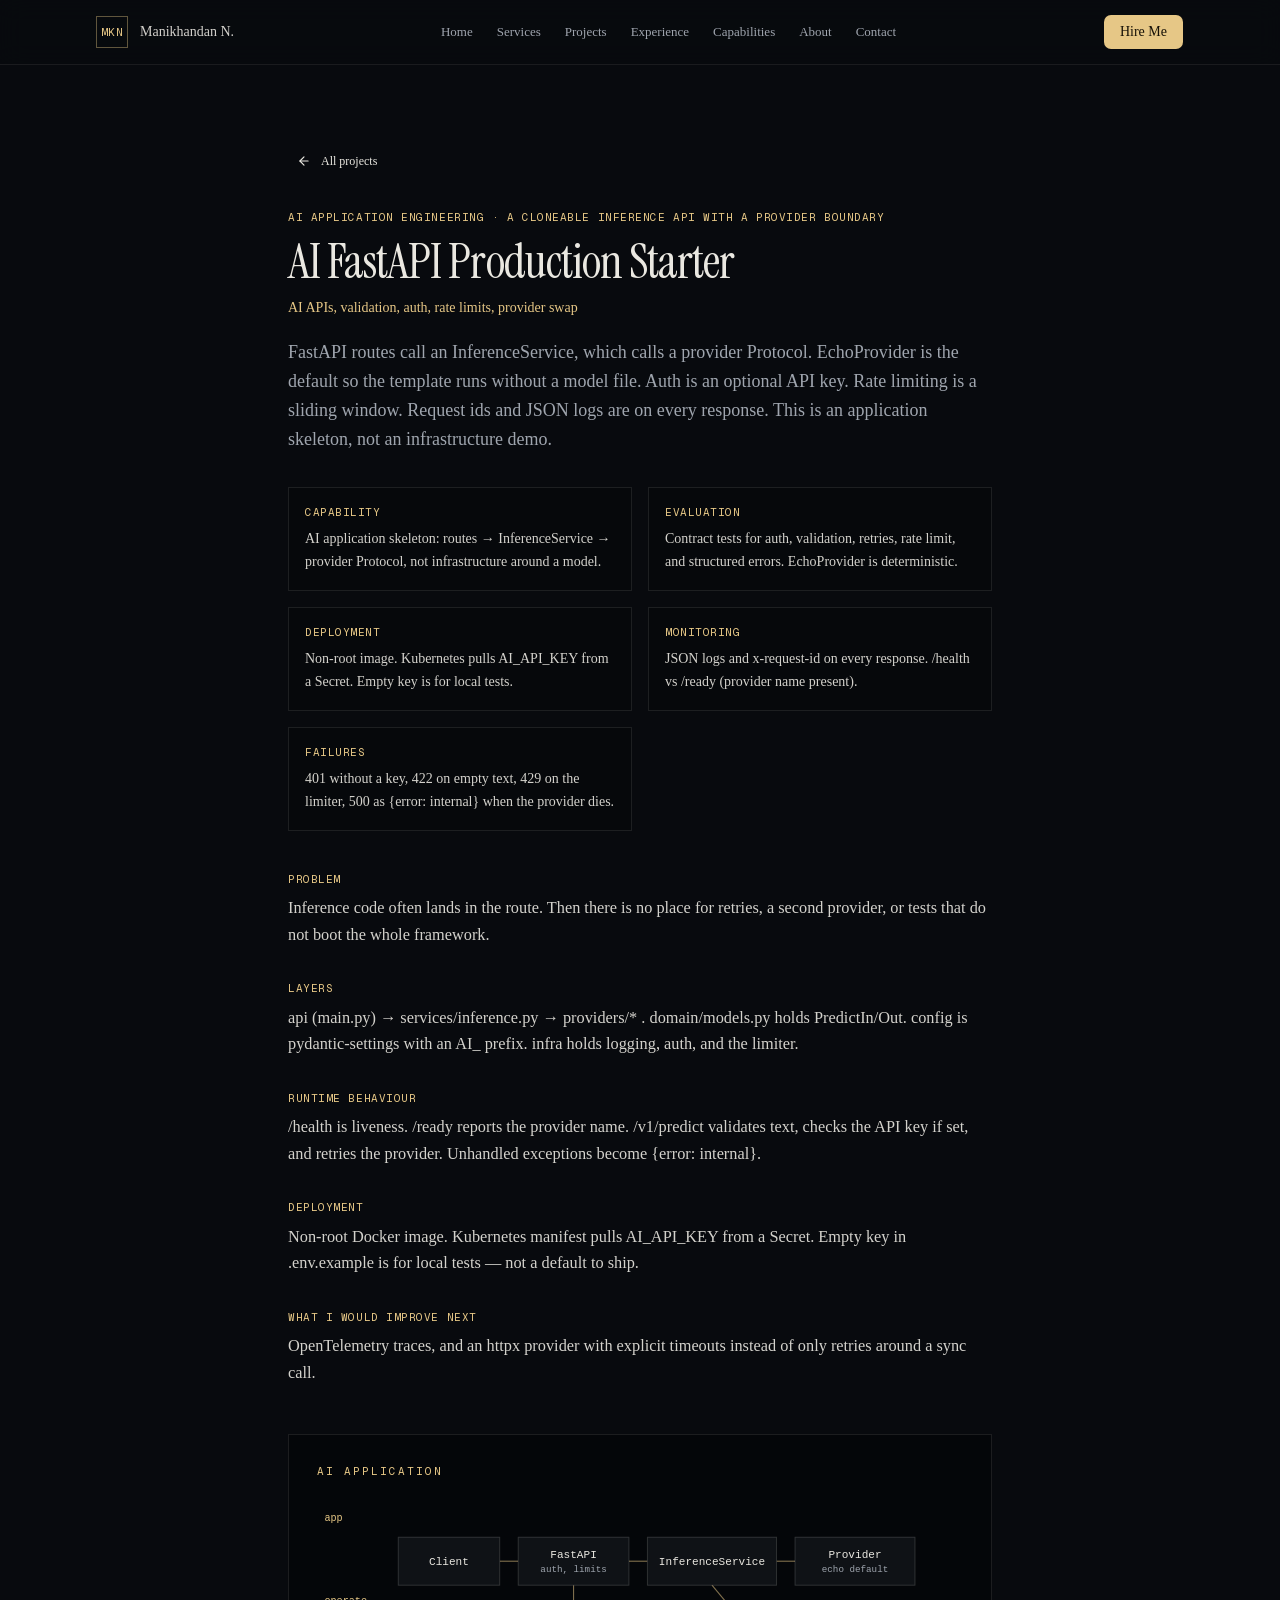
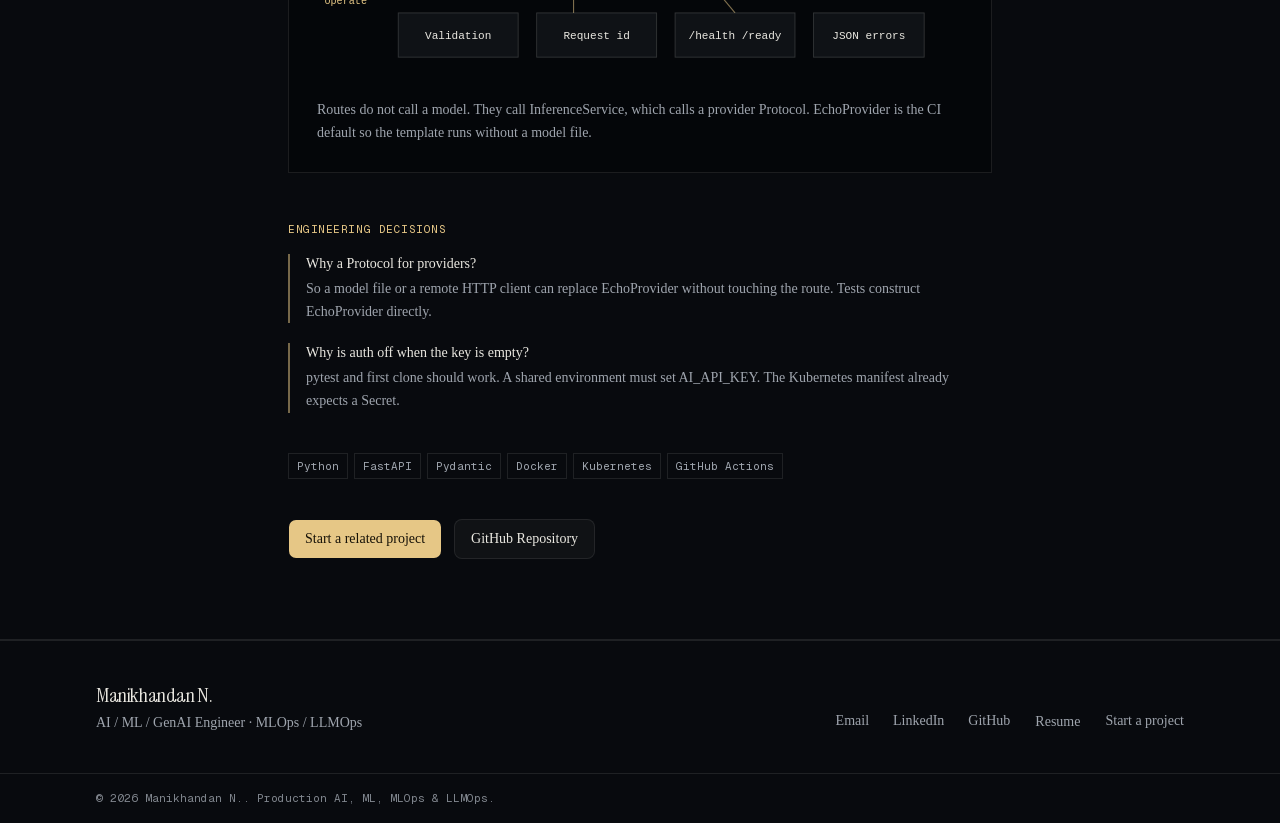
<file: projects/ai-fastapi-production-template/index.html>
<!DOCTYPE html><!--fOdatZlE19R_L0GvSNxWB--><html lang="en" class="dark"><head><meta charSet="utf-8"/><meta name="viewport" content="width=device-width, initial-scale=1"/><link rel="preload" href="/_next/static/media/22a5144ee8d83bca-s.p.woff2" as="font" crossorigin="" type="font/woff2"/><link rel="preload" href="/_next/static/media/7d4881bb7e1bf84d-s.p.woff2" as="font" crossorigin="" type="font/woff2"/><link rel="preload" href="/_next/static/media/e6099e249fd938cc-s.p.woff2" as="font" crossorigin="" type="font/woff2"/><link rel="stylesheet" href="/_next/static/css/3395996cb38e5df4.css" data-precedence="next"/><link rel="preload" as="script" fetchPriority="low" href="/_next/static/chunks/webpack-cf455cea511e9b8b.js"/><script src="/_next/static/chunks/4bd1b696-c023c6e3521b1417.js" async=""></script><script src="/_next/static/chunks/255-bc8b3b9a93d25a64.js" async=""></script><script src="/_next/static/chunks/main-app-1f7455d4bfa8618a.js" async=""></script><script src="/_next/static/chunks/599-afd55fbd2a74c7d6.js" async=""></script><script src="/_next/static/chunks/916-5ec82ce8904f5d2c.js" async=""></script><script src="/_next/static/chunks/619-ba102abea3e3d0e4.js" async=""></script><script src="/_next/static/chunks/app/projects/%5Bslug%5D/page-7f9ec7bb29367678.js" async=""></script><script src="/_next/static/chunks/405-86494b8451ce4afb.js" async=""></script><script src="/_next/static/chunks/app/layout-2f32b47baa6e3108.js" async=""></script><script src="/_next/static/chunks/app/error-47de71159edfc2f4.js" async=""></script><meta name="next-size-adjust" content=""/><meta name="theme-color" content="#12141a"/><title>AI FastAPI Production Starter — Manikhandan N.</title><meta name="description" content="FastAPI routes call an InferenceService, which calls a provider Protocol. EchoProvider is the default so the template runs without a model file. Auth is an optional API key. Rate limiting is a sliding window. Request ids and JSON logs are on every response. This is an application skeleton, not an infrastructure demo."/><meta name="application-name" content="Manikhandan N."/><link rel="author" href="https://manikhandan.github.io"/><meta name="author" content="Manikhandan N."/><meta name="keywords" content="AI Engineer,Machine Learning,Generative AI,LLM applications,MLOps,LLMOps,RAG,document intelligence,Kubernetes,MLflow,freelance ML engineer"/><meta name="creator" content="Manikhandan N."/><meta name="robots" content="index, follow"/><link rel="canonical" href="https://manikhandan.github.io/projects/ai-fastapi-production-template/"/><meta property="og:title" content="Manikhandan N. — AI / ML / GenAI Engineer · MLOps / LLMOps"/><meta property="og:description" content="Machine learning, generative AI, and the platform work around them: training and evaluation, RAG and document systems, serving APIs, and the monitoring that says when the data or the model moved. Currently Senior MLOps Engineer at Ford Motor Company. Previously ML / MLOps / LLMOps at Wipro Technologies on the Lloyds Banking Group account."/><meta property="og:url" content="https://manikhandan.github.io/"/><meta property="og:site_name" content="Manikhandan N."/><meta property="og:locale" content="en_US"/><meta property="og:image:alt" content="Manikhandan N. — AI / ML / GenAI Engineer · MLOps / LLMOps"/><meta property="og:image:type" content="image/png"/><meta property="og:image" content="https://manikhandan.github.io/opengraph-image?f0aea31803882fc0"/><meta property="og:image:width" content="1200"/><meta property="og:image:height" content="630"/><meta property="og:type" content="website"/><meta name="twitter:card" content="summary_large_image"/><meta name="twitter:title" content="Manikhandan N. — AI / ML / GenAI Engineer · MLOps / LLMOps"/><meta name="twitter:description" content="Machine learning, generative AI, and the platform work around them: training and evaluation, RAG and document systems, serving APIs, and the monitoring that says when the data or the model moved. Currently Senior MLOps Engineer at Ford Motor Company. Previously ML / MLOps / LLMOps at Wipro Technologies on the Lloyds Banking Group account."/><meta name="twitter:image:alt" content="Manikhandan N. — AI / ML / GenAI Engineer · MLOps / LLMOps"/><meta name="twitter:image:type" content="image/png"/><meta name="twitter:image" content="https://manikhandan.github.io/opengraph-image?f0aea31803882fc0"/><meta name="twitter:image:width" content="1200"/><meta name="twitter:image:height" content="630"/><link rel="icon" href="/favicon.ico" type="image/x-icon" sizes="16x16"/><link rel="icon" href="/icon?c68183a40bc0cbea" type="image/png" sizes="32x32"/><script src="/_next/static/chunks/polyfills-42372ed130431b0a.js" noModule=""></script></head><body class="__variable_246ccd __variable_c29908 __variable_315a98 min-h-screen flex flex-col antialiased"><div hidden=""><!--$--><!--/$--></div><a href="#content" class="sr-only focus:not-sr-only focus:absolute focus:left-4 focus:top-4 focus:z-[100] focus:bg-background focus:px-3 focus:py-2 focus:text-sm">Skip to content</a><script type="application/ld+json">{"@context":"https://schema.org","@graph":[{"@type":"Person","name":"Manikhandan N.","jobTitle":"AI / ML / GenAI Engineer · MLOps / LLMOps","email":"mailto:manikhandan1997@gmail.com","url":"https://manikhandan.github.io","sameAs":["https://www.linkedin.com/in/mani-khandan-n-4360b9335","https://github.com/Manikhandan"],"knowsAbout":["Artificial Intelligence","Machine Learning","Generative AI","LLM applications","MLOps","LLMOps","RAG","Kubernetes"]},{"@type":"ProfessionalService","name":"Manikhandan N. — Freelance AI / ML engineering","description":"Machine learning, generative AI, and the platform work around them: training and evaluation, RAG and document systems, serving APIs, and the monitoring that says when the data or the model moved. Currently Senior MLOps Engineer at Ford Motor Company. Previously ML / MLOps / LLMOps at Wipro Technologies on the Lloyds Banking Group account.","url":"https://manikhandan.github.io","areaServed":"Global","serviceType":["Machine learning engineering","Generative AI and RAG","MLOps and LLMOps"]}]}</script><header class="sticky top-0 z-50 border-b border-border/80 bg-background/80 backdrop-blur-md"><div class="mx-auto flex h-16 max-w-6xl items-center justify-between px-5 sm:px-8"><a class="focus-visible:outline-none focus-visible:ring-2 focus-visible:ring-ring/60 flex items-center gap-3" href="/#home"><span class="flex size-8 items-center justify-center border border-brass/40 font-mono text-[11px] tracking-wider text-brass">MKN</span><span class="hidden text-sm text-foreground/90 sm:block">Manikhandan N.</span></a><nav class="hidden items-center gap-6 lg:flex" aria-label="Primary"><a class="text-[13px] text-muted-foreground transition-colors hover:text-foreground focus-visible:outline-none focus-visible:ring-2 focus-visible:ring-ring/60" href="/#home">Home</a><a class="text-[13px] text-muted-foreground transition-colors hover:text-foreground focus-visible:outline-none focus-visible:ring-2 focus-visible:ring-ring/60" href="/#services">Services</a><a class="text-[13px] text-muted-foreground transition-colors hover:text-foreground focus-visible:outline-none focus-visible:ring-2 focus-visible:ring-ring/60" href="/#projects">Projects</a><a class="text-[13px] text-muted-foreground transition-colors hover:text-foreground focus-visible:outline-none focus-visible:ring-2 focus-visible:ring-ring/60" href="/#experience">Experience</a><a class="text-[13px] text-muted-foreground transition-colors hover:text-foreground focus-visible:outline-none focus-visible:ring-2 focus-visible:ring-ring/60" href="/#stack">Capabilities</a><a class="text-[13px] text-muted-foreground transition-colors hover:text-foreground focus-visible:outline-none focus-visible:ring-2 focus-visible:ring-ring/60" href="/#about">About</a><a class="text-[13px] text-muted-foreground transition-colors hover:text-foreground focus-visible:outline-none focus-visible:ring-2 focus-visible:ring-ring/60" href="/#contact">Contact</a></nav><div class="flex items-center gap-2"><a class="focus-visible:outline-none group/button shrink-0 items-center justify-center rounded-lg border border-transparent bg-clip-padding text-sm font-medium whitespace-nowrap transition-all outline-none select-none focus-visible:border-ring focus-visible:ring-3 focus-visible:ring-ring/50 active:not-aria-[haspopup]:translate-y-px disabled:pointer-events-none disabled:opacity-50 aria-invalid:border-destructive aria-invalid:ring-3 aria-invalid:ring-destructive/20 dark:aria-invalid:border-destructive/50 dark:aria-invalid:ring-destructive/40 [&amp;_svg]:pointer-events-none [&amp;_svg]:shrink-0 [&amp;_svg:not([class*=&#x27;size-&#x27;])]:size-4 bg-primary text-primary-foreground hover:bg-primary/80 gap-1.5 has-data-[icon=inline-end]:pr-2 has-data-[icon=inline-start]:pl-2 hidden h-9 px-4 sm:inline-flex" href="/#contact">Hire Me</a><button type="button" tabindex="0" data-slot="sheet-trigger" aria-label="Open menu" data-base-ui-click-trigger="" id="base-ui-_R_3tpb_" aria-haspopup="dialog" aria-expanded="false" class="group/button inline-flex shrink-0 items-center justify-center rounded-lg border bg-clip-padding text-sm font-medium whitespace-nowrap transition-all outline-none select-none focus-visible:border-ring focus-visible:ring-3 focus-visible:ring-ring/50 active:not-aria-[haspopup]:translate-y-px disabled:pointer-events-none disabled:opacity-50 aria-invalid:border-destructive aria-invalid:ring-3 aria-invalid:ring-destructive/20 dark:aria-invalid:border-destructive/50 dark:aria-invalid:ring-destructive/40 [&amp;_svg]:pointer-events-none [&amp;_svg]:shrink-0 [&amp;_svg:not([class*=&#x27;size-&#x27;])]:size-4 border-border bg-background hover:bg-muted hover:text-foreground aria-expanded:bg-muted aria-expanded:text-foreground dark:border-input dark:bg-input/30 dark:hover:bg-input/50 size-8 lg:hidden"><svg xmlns="http://www.w3.org/2000/svg" width="24" height="24" viewBox="0 0 24 24" fill="none" stroke="currentColor" stroke-width="2" stroke-linecap="round" stroke-linejoin="round" class="lucide lucide-menu" aria-hidden="true"><path d="M4 5h16"></path><path d="M4 12h16"></path><path d="M4 19h16"></path></svg></button></div></div></header><main id="content" class="flex-1"><!--$?--><template id="B:0"></template><div class="mx-auto max-w-6xl px-5 py-24 font-mono text-sm text-muted-foreground">Loading…</div><!--/$--></main><footer class="border-t border-border"><div class="mx-auto flex max-w-6xl flex-col gap-6 px-5 py-10 sm:flex-row sm:items-end sm:justify-between sm:px-8"><div><p class="font-display text-xl text-foreground">Manikhandan N.</p><p class="mt-1 text-sm text-muted-foreground">AI / ML / GenAI Engineer · MLOps / LLMOps</p></div><div class="flex flex-wrap gap-x-6 gap-y-2 text-sm text-muted-foreground"><a href="mailto:manikhandan1997@gmail.com" class="hover:text-foreground">Email</a><a href="https://www.linkedin.com/in/mani-khandan-n-4360b9335" target="_blank" rel="noopener noreferrer" class="hover:text-foreground">LinkedIn</a><a href="https://github.com/Manikhandan" target="_blank" rel="noopener noreferrer" class="hover:text-foreground">GitHub</a><a class="group/button inline-flex shrink-0 items-center justify-center rounded-lg border border-transparent bg-clip-padding font-medium whitespace-nowrap transition-all outline-none select-none focus-visible:border-ring active:not-aria-[haspopup]:translate-y-px disabled:pointer-events-none disabled:opacity-50 aria-invalid:border-destructive aria-invalid:ring-3 aria-invalid:ring-destructive/20 dark:aria-invalid:border-destructive/50 dark:aria-invalid:ring-destructive/40 [&amp;_svg]:pointer-events-none [&amp;_svg]:shrink-0 [&amp;_svg:not([class*=&#x27;size-&#x27;])]:size-4 underline-offset-4 hover:underline gap-1.5 has-data-[icon=inline-end]:pr-2 has-data-[icon=inline-start]:pl-2 focus-visible:outline-none focus-visible:ring-2 focus-visible:ring-ring/60 h-auto px-0 text-sm text-muted-foreground" href="/resume/">Resume</a><a class="focus-visible:outline-none focus-visible:ring-2 focus-visible:ring-ring/60 hover:text-foreground" href="/#contact">Start a project</a></div></div><div class="border-t border-border"><p class="mx-auto max-w-6xl px-5 py-4 font-mono text-[11px] text-muted-foreground/80 sm:px-8">© <!-- -->2026<!-- --> <!-- -->Manikhandan N.<!-- -->. Production AI, ML, MLOps &amp; LLMOps.</p></div></footer><script>requestAnimationFrame(function(){$RT=performance.now()});</script><script src="/_next/static/chunks/webpack-cf455cea511e9b8b.js" id="_R_" async=""></script><div hidden id="S:0"><article class="border-b border-border py-16 sm:py-20"><div class="mx-auto w-full px-5 sm:px-8 max-w-3xl"><a class="focus-visible:outline-none group/button inline-flex shrink-0 items-center justify-center rounded-lg border border-transparent bg-clip-padding font-medium whitespace-nowrap transition-all outline-none select-none focus-visible:border-ring focus-visible:ring-3 focus-visible:ring-ring/50 active:not-aria-[haspopup]:translate-y-px disabled:pointer-events-none disabled:opacity-50 aria-invalid:border-destructive aria-invalid:ring-3 aria-invalid:ring-destructive/20 dark:aria-invalid:border-destructive/50 dark:aria-invalid:ring-destructive/40 [&amp;_svg]:pointer-events-none [&amp;_svg]:shrink-0 [&amp;_svg:not([class*=&#x27;size-&#x27;])]:size-4 hover:bg-muted hover:text-foreground aria-expanded:bg-muted aria-expanded:text-foreground dark:hover:bg-muted/50 gap-1.5 has-data-[icon=inline-end]:pr-2 has-data-[icon=inline-start]:pl-2 h-8 px-0 text-xs" href="/#projects"><svg xmlns="http://www.w3.org/2000/svg" width="24" height="24" viewBox="0 0 24 24" fill="none" stroke="currentColor" stroke-width="2" stroke-linecap="round" stroke-linejoin="round" class="lucide lucide-arrow-left mr-1 size-3.5" aria-hidden="true" data-icon="inline-start"><path d="m12 19-7-7 7-7"></path><path d="M19 12H5"></path></svg>All projects</a><p class="mt-8 font-mono text-[11px] uppercase tracking-wider text-brass">AI application engineering<!-- --> · <!-- -->A cloneable inference API with a provider boundary</p><h1 class="mt-3 font-display text-4xl sm:text-5xl">AI FastAPI Production Starter</h1><p class="mt-3 text-sm text-brass">AI APIs, validation, auth, rate limits, provider swap</p><p class="mt-5 text-lg leading-relaxed text-muted-foreground">FastAPI routes call an InferenceService, which calls a provider Protocol. EchoProvider is the default so the template runs without a model file. Auth is an optional API key. Rate limiting is a sliding window. Request ids and JSON logs are on every response. This is an application skeleton, not an infrastructure demo.</p><dl class="mt-8 grid gap-4 sm:grid-cols-2"><div class="border border-border bg-ink/40 p-4"><dt class="font-mono text-[11px] uppercase tracking-wider text-brass">Capability</dt><dd class="mt-2 text-sm leading-relaxed text-foreground/90">AI application skeleton: routes → InferenceService → provider Protocol, not infrastructure around a model.</dd></div><div class="border border-border bg-ink/40 p-4"><dt class="font-mono text-[11px] uppercase tracking-wider text-brass">Evaluation</dt><dd class="mt-2 text-sm leading-relaxed text-foreground/90">Contract tests for auth, validation, retries, rate limit, and structured errors. EchoProvider is deterministic.</dd></div><div class="border border-border bg-ink/40 p-4"><dt class="font-mono text-[11px] uppercase tracking-wider text-brass">Deployment</dt><dd class="mt-2 text-sm leading-relaxed text-foreground/90">Non-root image. Kubernetes pulls AI_API_KEY from a Secret. Empty key is for local tests.</dd></div><div class="border border-border bg-ink/40 p-4"><dt class="font-mono text-[11px] uppercase tracking-wider text-brass">Monitoring</dt><dd class="mt-2 text-sm leading-relaxed text-foreground/90">JSON logs and x-request-id on every response. /health vs /ready (provider name present).</dd></div><div class="border border-border bg-ink/40 p-4"><dt class="font-mono text-[11px] uppercase tracking-wider text-brass">Failures</dt><dd class="mt-2 text-sm leading-relaxed text-foreground/90">401 without a key, 422 on empty text, 429 on the limiter, 500 as {error: internal} when the provider dies.</dd></div></dl><div class="mt-10 space-y-8"><section><h2 class="font-mono text-[11px] uppercase tracking-wider text-brass">Problem</h2><p class="mt-2 text-[1.02rem] leading-relaxed text-foreground/90">Inference code often lands in the route. Then there is no place for retries, a second provider, or tests that do not boot the whole framework.</p></section><section><h2 class="font-mono text-[11px] uppercase tracking-wider text-brass">Layers</h2><p class="mt-2 text-[1.02rem] leading-relaxed text-foreground/90">api (main.py) → services/inference.py → providers/* . domain/models.py holds PredictIn/Out. config is pydantic-settings with an AI_ prefix. infra holds logging, auth, and the limiter.</p></section><section><h2 class="font-mono text-[11px] uppercase tracking-wider text-brass">Runtime behaviour</h2><p class="mt-2 text-[1.02rem] leading-relaxed text-foreground/90">/health is liveness. /ready reports the provider name. /v1/predict validates text, checks the API key if set, and retries the provider. Unhandled exceptions become {error: internal}.</p></section><section><h2 class="font-mono text-[11px] uppercase tracking-wider text-brass">Deployment</h2><p class="mt-2 text-[1.02rem] leading-relaxed text-foreground/90">Non-root Docker image. Kubernetes manifest pulls AI_API_KEY from a Secret. Empty key in .env.example is for local tests — not a default to ship.</p></section><section><h2 class="font-mono text-[11px] uppercase tracking-wider text-brass">What I would improve next</h2><p class="mt-2 text-[1.02rem] leading-relaxed text-foreground/90">OpenTelemetry traces, and an httpx provider with explicit timeouts instead of only retries around a sync call.</p></section></div><div class="mt-12"><figure class="border border-border bg-ink p-5 sm:p-7"><figcaption class="mb-6 font-mono text-[11px] uppercase tracking-[0.18em] text-brass">AI application</figcaption><svg viewBox="0 0 700 190" class="hidden h-auto w-full md:block" role="img" aria-label="AI application"><text x="8" y="18" fill="oklch(0.84 0.09 85)" font-size="11" font-family="ui-monospace, monospace">app</text><text x="8" y="108" fill="oklch(0.84 0.09 85)" font-size="11" font-family="ui-monospace, monospace">operate</text><line x1="198" y1="62" x2="218" y2="62" stroke="oklch(0.84 0.09 85 / 55%)" stroke-width="1.2"></line><line x1="338" y1="62" x2="358" y2="62" stroke="oklch(0.84 0.09 85 / 55%)" stroke-width="1.2"></line><line x1="498" y1="62" x2="518" y2="62" stroke="oklch(0.84 0.09 85 / 55%)" stroke-width="1.2"></line><line x1="278" y1="88" x2="278" y2="118" stroke="oklch(0.84 0.09 85 / 55%)" stroke-width="1.2"></line><line x1="428" y1="88" x2="453" y2="118" stroke="oklch(0.84 0.09 85 / 55%)" stroke-width="1.2"></line><g><rect x="88" y="36" width="110" height="52" fill="oklch(0.18 0.01 260)" stroke="oklch(0.93 0.01 90 / 18%)"></rect><text x="143" y="66" text-anchor="middle" fill="oklch(0.93 0.01 90)" font-size="12" font-family="ui-monospace, monospace">Client</text></g><g><rect x="218" y="36" width="120" height="52" fill="oklch(0.18 0.01 260)" stroke="oklch(0.93 0.01 90 / 18%)"></rect><text x="278" y="58" text-anchor="middle" fill="oklch(0.93 0.01 90)" font-size="12" font-family="ui-monospace, monospace">FastAPI</text><text x="278" y="74" text-anchor="middle" fill="oklch(0.72 0.015 260)" font-size="10" font-family="ui-monospace, monospace">auth, limits</text></g><g><rect x="358" y="36" width="140" height="52" fill="oklch(0.18 0.01 260)" stroke="oklch(0.93 0.01 90 / 18%)"></rect><text x="428" y="66" text-anchor="middle" fill="oklch(0.93 0.01 90)" font-size="12" font-family="ui-monospace, monospace">InferenceService</text></g><g><rect x="518" y="36" width="130" height="52" fill="oklch(0.18 0.01 260)" stroke="oklch(0.93 0.01 90 / 18%)"></rect><text x="583" y="58" text-anchor="middle" fill="oklch(0.93 0.01 90)" font-size="12" font-family="ui-monospace, monospace">Provider</text><text x="583" y="74" text-anchor="middle" fill="oklch(0.72 0.015 260)" font-size="10" font-family="ui-monospace, monospace">echo default</text></g><g><rect x="88" y="118" width="130" height="48" fill="oklch(0.18 0.01 260)" stroke="oklch(0.93 0.01 90 / 18%)"></rect><text x="153" y="146" text-anchor="middle" fill="oklch(0.93 0.01 90)" font-size="12" font-family="ui-monospace, monospace">Validation</text></g><g><rect x="238" y="118" width="130" height="48" fill="oklch(0.18 0.01 260)" stroke="oklch(0.93 0.01 90 / 18%)"></rect><text x="303" y="146" text-anchor="middle" fill="oklch(0.93 0.01 90)" font-size="12" font-family="ui-monospace, monospace">Request id</text></g><g><rect x="388" y="118" width="130" height="48" fill="oklch(0.18 0.01 260)" stroke="oklch(0.93 0.01 90 / 18%)"></rect><text x="453" y="146" text-anchor="middle" fill="oklch(0.93 0.01 90)" font-size="12" font-family="ui-monospace, monospace">/health /ready</text></g><g><rect x="538" y="118" width="120" height="48" fill="oklch(0.18 0.01 260)" stroke="oklch(0.93 0.01 90 / 18%)"></rect><text x="598" y="146" text-anchor="middle" fill="oklch(0.93 0.01 90)" font-size="12" font-family="ui-monospace, monospace">JSON errors</text></g></svg><ol class="grid gap-2 md:hidden"><li class="flex items-baseline gap-3 border border-border px-3 py-2"><span class="font-mono text-[11px] text-brass">01</span><span class="font-mono text-xs text-foreground">Client</span></li><li class="flex items-baseline gap-3 border border-border px-3 py-2"><span class="font-mono text-[11px] text-brass">02</span><span class="font-mono text-xs text-foreground">FastAPI</span><span class="text-xs text-muted-foreground">auth, limits</span></li><li class="flex items-baseline gap-3 border border-border px-3 py-2"><span class="font-mono text-[11px] text-brass">03</span><span class="font-mono text-xs text-foreground">InferenceService</span></li><li class="flex items-baseline gap-3 border border-border px-3 py-2"><span class="font-mono text-[11px] text-brass">04</span><span class="font-mono text-xs text-foreground">Provider</span><span class="text-xs text-muted-foreground">echo default</span></li><li class="flex items-baseline gap-3 border border-border px-3 py-2"><span class="font-mono text-[11px] text-brass">05</span><span class="font-mono text-xs text-foreground">Validation</span></li><li class="flex items-baseline gap-3 border border-border px-3 py-2"><span class="font-mono text-[11px] text-brass">06</span><span class="font-mono text-xs text-foreground">Request id</span></li><li class="flex items-baseline gap-3 border border-border px-3 py-2"><span class="font-mono text-[11px] text-brass">07</span><span class="font-mono text-xs text-foreground">/health /ready</span></li><li class="flex items-baseline gap-3 border border-border px-3 py-2"><span class="font-mono text-[11px] text-brass">08</span><span class="font-mono text-xs text-foreground">JSON errors</span></li></ol><p class="mt-5 text-sm leading-relaxed text-muted-foreground">Routes do not call a model. They call InferenceService, which calls a provider Protocol. EchoProvider is the CI default so the template runs without a model file.</p></figure></div><section class="mt-12"><h2 class="font-mono text-[11px] uppercase tracking-wider text-brass">Engineering decisions</h2><dl class="mt-4 space-y-5"><div class="border-l-2 border-brass/50 pl-4"><dt class="text-sm font-medium text-foreground">Why a Protocol for providers?</dt><dd class="mt-1 text-sm leading-relaxed text-muted-foreground">So a model file or a remote HTTP client can replace EchoProvider without touching the route. Tests construct EchoProvider directly.</dd></div><div class="border-l-2 border-brass/50 pl-4"><dt class="text-sm font-medium text-foreground">Why is auth off when the key is empty?</dt><dd class="mt-1 text-sm leading-relaxed text-muted-foreground">pytest and first clone should work. A shared environment must set AI_API_KEY. The Kubernetes manifest already expects a Secret.</dd></div></dl></section><ul class="mt-10 flex flex-wrap gap-1.5"><li class="border border-border px-2 py-1 font-mono text-[11px] text-muted-foreground">Python</li><li class="border border-border px-2 py-1 font-mono text-[11px] text-muted-foreground">FastAPI</li><li class="border border-border px-2 py-1 font-mono text-[11px] text-muted-foreground">Pydantic</li><li class="border border-border px-2 py-1 font-mono text-[11px] text-muted-foreground">Docker</li><li class="border border-border px-2 py-1 font-mono text-[11px] text-muted-foreground">Kubernetes</li><li class="border border-border px-2 py-1 font-mono text-[11px] text-muted-foreground">GitHub Actions</li></ul><div class="mt-10 flex flex-wrap gap-3"><a href="mailto:manikhandan1997@gmail.com?subject=AI%20FastAPI%20Production%20Starter%20%E2%80%94%20project%20inquiry" class="group/button inline-flex shrink-0 items-center justify-center rounded-lg border border-transparent bg-clip-padding text-sm font-medium whitespace-nowrap transition-all outline-none select-none focus-visible:border-ring active:not-aria-[haspopup]:translate-y-px disabled:pointer-events-none disabled:opacity-50 aria-invalid:border-destructive aria-invalid:ring-3 aria-invalid:ring-destructive/20 dark:aria-invalid:border-destructive/50 dark:aria-invalid:ring-destructive/40 [&amp;_svg]:pointer-events-none [&amp;_svg]:shrink-0 [&amp;_svg:not([class*=&#x27;size-&#x27;])]:size-4 bg-primary text-primary-foreground hover:bg-primary/80 gap-1.5 has-data-[icon=inline-end]:pr-2 has-data-[icon=inline-start]:pl-2 focus-visible:outline-none focus-visible:ring-2 focus-visible:ring-ring/60 h-10 px-4">Start a related project</a><a href="https://github.com/Manikhandan/ai-fastapi-production-template" class="group/button inline-flex shrink-0 items-center justify-center rounded-lg border bg-clip-padding text-sm font-medium whitespace-nowrap transition-all outline-none select-none focus-visible:border-ring active:not-aria-[haspopup]:translate-y-px disabled:pointer-events-none disabled:opacity-50 aria-invalid:border-destructive aria-invalid:ring-3 aria-invalid:ring-destructive/20 dark:aria-invalid:border-destructive/50 dark:aria-invalid:ring-destructive/40 [&amp;_svg]:pointer-events-none [&amp;_svg]:shrink-0 [&amp;_svg:not([class*=&#x27;size-&#x27;])]:size-4 border-border bg-background hover:bg-muted hover:text-foreground aria-expanded:bg-muted aria-expanded:text-foreground dark:border-input dark:bg-input/30 dark:hover:bg-input/50 gap-1.5 has-data-[icon=inline-end]:pr-2 has-data-[icon=inline-start]:pl-2 focus-visible:outline-none focus-visible:ring-2 focus-visible:ring-ring/60 h-10 px-4" target="_blank" rel="noopener noreferrer">GitHub Repository</a></div></div></article><!--$--><!--/$--></div><script>$RB=[];$RV=function(a){$RT=performance.now();for(var b=0;b<a.length;b+=2){var c=a[b],e=a[b+1];null!==e.parentNode&&e.parentNode.removeChild(e);var f=c.parentNode;if(f){var g=c.previousSibling,h=0;do{if(c&&8===c.nodeType){var d=c.data;if("/$"===d||"/&"===d)if(0===h)break;else h--;else"$"!==d&&"$?"!==d&&"$~"!==d&&"$!"!==d&&"&"!==d||h++}d=c.nextSibling;f.removeChild(c);c=d}while(c);for(;e.firstChild;)f.insertBefore(e.firstChild,c);g.data="$";g._reactRetry&&requestAnimationFrame(g._reactRetry)}}a.length=0};
$RC=function(a,b){if(b=document.getElementById(b))(a=document.getElementById(a))?(a.previousSibling.data="$~",$RB.push(a,b),2===$RB.length&&("number"!==typeof $RT?requestAnimationFrame($RV.bind(null,$RB)):(a=performance.now(),setTimeout($RV.bind(null,$RB),2300>a&&2E3<a?2300-a:$RT+300-a)))):b.parentNode.removeChild(b)};$RC("B:0","S:0")</script><script>(self.__next_f=self.__next_f||[]).push([0])</script><script>self.__next_f.push([1,"1:\"$Sreact.fragment\"\n3:I[4228,[\"599\",\"static/chunks/599-afd55fbd2a74c7d6.js\",\"916\",\"static/chunks/916-5ec82ce8904f5d2c.js\",\"619\",\"static/chunks/619-ba102abea3e3d0e4.js\",\"419\",\"static/chunks/app/projects/%5Bslug%5D/page-7f9ec7bb29367678.js\"],\"HashOnLoad\"]\n4:I[565,[\"599\",\"static/chunks/599-afd55fbd2a74c7d6.js\",\"916\",\"static/chunks/916-5ec82ce8904f5d2c.js\",\"619\",\"static/chunks/619-ba102abea3e3d0e4.js\",\"405\",\"static/chunks/405-86494b8451ce4afb.js\",\"177\",\"static/chunks/app/layout-2f32b47baa6e3108.js\"],\"Navbar\"]\n5:I[9766,[],\"\"]\n6:I[5664,[\"599\",\"static/chunks/599-afd55fbd2a74c7d6.js\",\"916\",\"static/chunks/916-5ec82ce8904f5d2c.js\",\"619\",\"static/chunks/619-ba102abea3e3d0e4.js\",\"39\",\"static/chunks/app/error-47de71159edfc2f4.js\"],\"default\"]\n7:I[8924,[],\"\"]\n8:I[2619,[\"599\",\"static/chunks/599-afd55fbd2a74c7d6.js\",\"916\",\"static/chunks/916-5ec82ce8904f5d2c.js\",\"619\",\"static/chunks/619-ba102abea3e3d0e4.js\",\"419\",\"static/chunks/app/projects/%5Bslug%5D/page-7f9ec7bb29367678.js\"],\"\"]\nf:I[7150,[],\"\"]\n:HL[\"/_next/static/media/22a5144ee8d83bca-s.p.woff2\",\"font\",{\"crossOrigin\":\"\",\"type\":\"font/woff2\"}]\n:HL[\"/_next/static/media/7d4881bb7e1bf84d-s.p.woff2\",\"font\",{\"crossOrigin\":\"\",\"type\":\"font/woff2\"}]\n:HL[\"/_next/static/media/e6099e249fd938cc-s.p.woff2\",\"font\",{\"crossOrigin\":\"\",\"type\":\"font/woff2\"}]\n:HL[\"/_next/static/css/3395996cb38e5df4.css\",\"style\"]\n2:T41b,"])</script><script>self.__next_f.push([1,"{\"@context\":\"https://schema.org\",\"@graph\":[{\"@type\":\"Person\",\"name\":\"Manikhandan N.\",\"jobTitle\":\"AI / ML / GenAI Engineer · MLOps / LLMOps\",\"email\":\"mailto:manikhandan1997@gmail.com\",\"url\":\"https://manikhandan.github.io\",\"sameAs\":[\"https://www.linkedin.com/in/mani-khandan-n-4360b9335\",\"https://github.com/Manikhandan\"],\"knowsAbout\":[\"Artificial Intelligence\",\"Machine Learning\",\"Generative AI\",\"LLM applications\",\"MLOps\",\"LLMOps\",\"RAG\",\"Kubernetes\"]},{\"@type\":\"ProfessionalService\",\"name\":\"Manikhandan N. — Freelance AI / ML engineering\",\"description\":\"Machine learning, generative AI, and the platform work around them: training and evaluation, RAG and document systems, serving APIs, and the monitoring that says when the data or the model moved. Currently Senior MLOps Engineer at Ford Motor Company. Previously ML / MLOps / LLMOps at Wipro Technologies on the Lloyds Banking Group account.\",\"url\":\"https://manikhandan.github.io\",\"areaServed\":\"Global\",\"serviceType\":[\"Machine learning engineering\",\"Generative AI and RAG\",\"MLOps and LLMOps\"]}]}"])</script><script>self.__next_f.push([1,"0:{\"P\":null,\"b\":\"fOdatZlE19R-L0GvSNxWB\",\"p\":\"\",\"c\":[\"\",\"projects\",\"ai-fastapi-production-template\",\"\"],\"i\":false,\"f\":[[[\"\",{\"children\":[\"projects\",{\"children\":[[\"slug\",\"ai-fastapi-production-template\",\"d\"],{\"children\":[\"__PAGE__\",{}]}]}]},\"$undefined\",\"$undefined\",true],[\"\",[\"$\",\"$1\",\"c\",{\"children\":[[[\"$\",\"link\",\"0\",{\"rel\":\"stylesheet\",\"href\":\"/_next/static/css/3395996cb38e5df4.css\",\"precedence\":\"next\",\"crossOrigin\":\"$undefined\",\"nonce\":\"$undefined\"}]],[\"$\",\"html\",null,{\"lang\":\"en\",\"className\":\"dark\",\"children\":[\"$\",\"body\",null,{\"className\":\"__variable_246ccd __variable_c29908 __variable_315a98 min-h-screen flex flex-col antialiased\",\"children\":[[\"$\",\"a\",null,{\"href\":\"#content\",\"className\":\"sr-only focus:not-sr-only focus:absolute focus:left-4 focus:top-4 focus:z-[100] focus:bg-background focus:px-3 focus:py-2 focus:text-sm\",\"children\":\"Skip to content\"}],[\"$\",\"script\",null,{\"type\":\"application/ld+json\",\"dangerouslySetInnerHTML\":{\"__html\":\"$2\"}}],[\"$\",\"$L3\",null,{}],[\"$\",\"$L4\",null,{}],[\"$\",\"main\",null,{\"id\":\"content\",\"className\":\"flex-1\",\"children\":[\"$\",\"$L5\",null,{\"parallelRouterKey\":\"children\",\"error\":\"$6\",\"errorStyles\":[],\"errorScripts\":[],\"template\":[\"$\",\"$L7\",null,{}],\"templateStyles\":\"$undefined\",\"templateScripts\":\"$undefined\",\"notFound\":[[\"$\",\"div\",null,{\"className\":\"mx-auto max-w-xl px-5 py-24\",\"children\":[[\"$\",\"p\",null,{\"className\":\"font-mono text-[11px] uppercase tracking-wider text-brass\",\"children\":\"404\"}],[\"$\",\"h1\",null,{\"className\":\"mt-3 font-display text-4xl\",\"children\":\"This page is not in the repo.\"}],[\"$\",\"p\",null,{\"className\":\"mt-4 text-muted-foreground\",\"children\":[\"Return to the home page or write to \",\"manikhandan1997@gmail.com\",\".\"]}],[\"$\",\"div\",null,{\"className\":\"mt-8 flex flex-wrap gap-3\",\"children\":[[\"$\",\"$L8\",null,{\"href\":\"/\",\"className\":\"group/button inline-flex shrink-0 items-center justify-center rounded-lg border border-transparent bg-clip-padding text-sm font-medium whitespace-nowrap transition-all outline-none select-none focus-visible:border-ring active:not-aria-[haspopup]:translate-y-px disabled:pointer-events-none disabled:opacity-50 aria-invalid:border-destructive aria-invalid:ring-3 aria-invalid:ring-destructive/20 dark:aria-invalid:border-destructive/50 dark:aria-invalid:ring-destructive/40 [\u0026_svg]:pointer-events-none [\u0026_svg]:shrink-0 [\u0026_svg:not([class*='size-'])]:size-4 bg-primary text-primary-foreground hover:bg-primary/80 gap-1.5 has-data-[icon=inline-end]:pr-2 has-data-[icon=inline-start]:pl-2 focus-visible:outline-none focus-visible:ring-2 focus-visible:ring-ring/60 h-10 px-4\",\"children\":\"Back to home\"}],[\"$\",\"a\",null,{\"href\":\"mailto:manikhandan1997@gmail.com?subject=Freelance%20%2F%20contract%20inquiry\",\"className\":\"group/button inline-flex shrink-0 items-center justify-center rounded-lg border bg-clip-padding text-sm font-medium whitespace-nowrap transition-all outline-none select-none focus-visible:border-ring active:not-aria-[haspopup]:translate-y-px disabled:pointer-events-none disabled:opacity-50 aria-invalid:border-destructive aria-invalid:ring-3 aria-invalid:ring-destructive/20 dark:aria-invalid:border-destructive/50 dark:aria-invalid:ring-destructive/40 [\u0026_svg]:pointer-events-none [\u0026_svg]:shrink-0 [\u0026_svg:not([class*='size-'])]:size-4 border-border bg-background hover:bg-muted hover:text-foreground aria-expanded:bg-muted aria-expanded:text-foreground dark:border-input dark:bg-input/30 dark:hover:bg-input/50 gap-1.5 has-data-[icon=inline-end]:pr-2 has-data-[icon=inline-start]:pl-2 focus-visible:outline-none focus-visible:ring-2 focus-visible:ring-ring/60 h-10 px-4\",\"children\":\"Email me\"}]]}]]}],[]],\"forbidden\":\"$undefined\",\"unauthorized\":\"$undefined\"}]}],\"$L9\"]}]}]]}],{\"children\":[\"projects\",\"$La\",{\"children\":[[\"slug\",\"ai-fastapi-production-template\",\"d\"],\"$Lb\",{\"children\":[\"__PAGE__\",\"$Lc\",{},null,false]},null,false]},null,false]},[\"$Ld\",[],[]],false],\"$Le\",false]],\"m\":\"$undefined\",\"G\":[\"$f\",[]],\"s\":false,\"S\":true}\n"])</script><script>self.__next_f.push([1,"10:I[4228,[\"599\",\"static/chunks/599-afd55fbd2a74c7d6.js\",\"916\",\"static/chunks/916-5ec82ce8904f5d2c.js\",\"619\",\"static/chunks/619-ba102abea3e3d0e4.js\",\"419\",\"static/chunks/app/projects/%5Bslug%5D/page-7f9ec7bb29367678.js\"],\"HashLink\"]\n12:I[4431,[],\"OutletBoundary\"]\n14:I[5278,[],\"AsyncMetadataOutlet\"]\n16:I[4431,[],\"ViewportBoundary\"]\n18:I[4431,[],\"MetadataBoundary\"]\n19:\"$Sreact.suspense\"\n"])</script><script>self.__next_f.push([1,"9:[\"$\",\"footer\",null,{\"className\":\"border-t border-border\",\"children\":[[\"$\",\"div\",null,{\"className\":\"mx-auto flex max-w-6xl flex-col gap-6 px-5 py-10 sm:flex-row sm:items-end sm:justify-between sm:px-8\",\"children\":[[\"$\",\"div\",null,{\"children\":[[\"$\",\"p\",null,{\"className\":\"font-display text-xl text-foreground\",\"children\":\"Manikhandan N.\"}],[\"$\",\"p\",null,{\"className\":\"mt-1 text-sm text-muted-foreground\",\"children\":\"AI / ML / GenAI Engineer · MLOps / LLMOps\"}]]}],[\"$\",\"div\",null,{\"className\":\"flex flex-wrap gap-x-6 gap-y-2 text-sm text-muted-foreground\",\"children\":[[\"$\",\"a\",null,{\"href\":\"mailto:manikhandan1997@gmail.com\",\"className\":\"hover:text-foreground\",\"children\":\"Email\"}],[\"$\",\"a\",null,{\"href\":\"https://www.linkedin.com/in/mani-khandan-n-4360b9335\",\"target\":\"_blank\",\"rel\":\"noopener noreferrer\",\"className\":\"hover:text-foreground\",\"children\":\"LinkedIn\"}],[\"$\",\"a\",null,{\"href\":\"https://github.com/Manikhandan\",\"target\":\"_blank\",\"rel\":\"noopener noreferrer\",\"className\":\"hover:text-foreground\",\"children\":\"GitHub\"}],[\"$\",\"$L8\",null,{\"href\":\"/resume\",\"className\":\"group/button inline-flex shrink-0 items-center justify-center rounded-lg border border-transparent bg-clip-padding font-medium whitespace-nowrap transition-all outline-none select-none focus-visible:border-ring active:not-aria-[haspopup]:translate-y-px disabled:pointer-events-none disabled:opacity-50 aria-invalid:border-destructive aria-invalid:ring-3 aria-invalid:ring-destructive/20 dark:aria-invalid:border-destructive/50 dark:aria-invalid:ring-destructive/40 [\u0026_svg]:pointer-events-none [\u0026_svg]:shrink-0 [\u0026_svg:not([class*='size-'])]:size-4 underline-offset-4 hover:underline gap-1.5 has-data-[icon=inline-end]:pr-2 has-data-[icon=inline-start]:pl-2 focus-visible:outline-none focus-visible:ring-2 focus-visible:ring-ring/60 h-auto px-0 text-sm text-muted-foreground\",\"children\":\"Resume\"}],[\"$\",\"$L10\",null,{\"href\":\"/#contact\",\"hash\":\"contact\",\"className\":\"hover:text-foreground\",\"children\":\"Start a project\"}]]}]]}],[\"$\",\"div\",null,{\"className\":\"border-t border-border\",\"children\":[\"$\",\"p\",null,{\"className\":\"mx-auto max-w-6xl px-5 py-4 font-mono text-[11px] text-muted-foreground/80 sm:px-8\",\"children\":[\"© \",2026,\" \",\"Manikhandan N.\",\". Production AI, ML, MLOps \u0026 LLMOps.\"]}]}]]}]\n"])</script><script>self.__next_f.push([1,"a:[\"$\",\"$1\",\"c\",{\"children\":[null,[\"$\",\"$L5\",null,{\"parallelRouterKey\":\"children\",\"error\":\"$undefined\",\"errorStyles\":\"$undefined\",\"errorScripts\":\"$undefined\",\"template\":[\"$\",\"$L7\",null,{}],\"templateStyles\":\"$undefined\",\"templateScripts\":\"$undefined\",\"notFound\":\"$undefined\",\"forbidden\":\"$undefined\",\"unauthorized\":\"$undefined\"}]]}]\nb:[\"$\",\"$1\",\"c\",{\"children\":[null,[\"$\",\"$L5\",null,{\"parallelRouterKey\":\"children\",\"error\":\"$undefined\",\"errorStyles\":\"$undefined\",\"errorScripts\":\"$undefined\",\"template\":[\"$\",\"$L7\",null,{}],\"templateStyles\":\"$undefined\",\"templateScripts\":\"$undefined\",\"notFound\":\"$undefined\",\"forbidden\":\"$undefined\",\"unauthorized\":\"$undefined\"}]]}]\nc:[\"$\",\"$1\",\"c\",{\"children\":[\"$L11\",null,[\"$\",\"$L12\",null,{\"children\":[\"$L13\",[\"$\",\"$L14\",null,{\"promise\":\"$@15\"}]]}]]}]\nd:[\"$\",\"div\",\"l\",{\"className\":\"mx-auto max-w-6xl px-5 py-24 font-mono text-sm text-muted-foreground\",\"children\":\"Loading…\"}]\ne:[\"$\",\"$1\",\"h\",{\"children\":[null,[[\"$\",\"$L16\",null,{\"children\":\"$L17\"}],[\"$\",\"meta\",null,{\"name\":\"next-size-adjust\",\"content\":\"\"}]],[\"$\",\"$L18\",null,{\"children\":[\"$\",\"div\",null,{\"hidden\":true,\"children\":[\"$\",\"$19\",null,{\"fallback\":null,\"children\":\"$L1a\"}]}]}]]}]\n"])</script><script>self.__next_f.push([1,"1b:I[3352,[\"599\",\"static/chunks/599-afd55fbd2a74c7d6.js\",\"916\",\"static/chunks/916-5ec82ce8904f5d2c.js\",\"619\",\"static/chunks/619-ba102abea3e3d0e4.js\",\"419\",\"static/chunks/app/projects/%5Bslug%5D/page-7f9ec7bb29367678.js\"],\"default\"]\n"])</script><script>self.__next_f.push([1,"11:[\"$\",\"article\",null,{\"className\":\"border-b border-border py-16 sm:py-20\",\"children\":[\"$\",\"div\",null,{\"className\":\"mx-auto w-full px-5 sm:px-8 max-w-3xl\",\"children\":[[\"$\",\"$L10\",null,{\"href\":\"/#projects\",\"hash\":\"projects\",\"className\":\"group/button inline-flex shrink-0 items-center justify-center rounded-lg border border-transparent bg-clip-padding font-medium whitespace-nowrap transition-all outline-none select-none focus-visible:border-ring focus-visible:ring-3 focus-visible:ring-ring/50 active:not-aria-[haspopup]:translate-y-px disabled:pointer-events-none disabled:opacity-50 aria-invalid:border-destructive aria-invalid:ring-3 aria-invalid:ring-destructive/20 dark:aria-invalid:border-destructive/50 dark:aria-invalid:ring-destructive/40 [\u0026_svg]:pointer-events-none [\u0026_svg]:shrink-0 [\u0026_svg:not([class*='size-'])]:size-4 hover:bg-muted hover:text-foreground aria-expanded:bg-muted aria-expanded:text-foreground dark:hover:bg-muted/50 gap-1.5 has-data-[icon=inline-end]:pr-2 has-data-[icon=inline-start]:pl-2 h-8 px-0 text-xs\",\"children\":[[\"$\",\"$L1b\",null,{\"ref\":\"$undefined\",\"icon\":{\"name\":\"arrow-left\",\"size\":24,\"node\":[[\"path\",{\"d\":\"m12 19-7-7 7-7\",\"key\":\"1l729n\"}],[\"path\",{\"d\":\"M19 12H5\",\"key\":\"x3x0zl\"}]]},\"className\":\"mr-1 size-3.5\",\"data-icon\":\"inline-start\"}],\"All projects\"]}],[\"$\",\"p\",null,{\"className\":\"mt-8 font-mono text-[11px] uppercase tracking-wider text-brass\",\"children\":[\"AI application engineering\",\" · \",\"A cloneable inference API with a provider boundary\"]}],[\"$\",\"h1\",null,{\"className\":\"mt-3 font-display text-4xl sm:text-5xl\",\"children\":\"AI FastAPI Production Starter\"}],[\"$\",\"p\",null,{\"className\":\"mt-3 text-sm text-brass\",\"children\":\"AI APIs, validation, auth, rate limits, provider swap\"}],[\"$\",\"p\",null,{\"className\":\"mt-5 text-lg leading-relaxed text-muted-foreground\",\"children\":\"FastAPI routes call an InferenceService, which calls a provider Protocol. EchoProvider is the default so the template runs without a model file. Auth is an optional API key. Rate limiting is a sliding window. Request ids and JSON logs are on every response. This is an application skeleton, not an infrastructure demo.\"}],[\"$\",\"dl\",null,{\"className\":\"mt-8 grid gap-4 sm:grid-cols-2\",\"children\":[[\"$\",\"div\",\"Capability\",{\"className\":\"border border-border bg-ink/40 p-4\",\"children\":[[\"$\",\"dt\",null,{\"className\":\"font-mono text-[11px] uppercase tracking-wider text-brass\",\"children\":\"Capability\"}],[\"$\",\"dd\",null,{\"className\":\"mt-2 text-sm leading-relaxed text-foreground/90\",\"children\":\"AI application skeleton: routes → InferenceService → provider Protocol, not infrastructure around a model.\"}]]}],[\"$\",\"div\",\"Evaluation\",{\"className\":\"border border-border bg-ink/40 p-4\",\"children\":[[\"$\",\"dt\",null,{\"className\":\"font-mono text-[11px] uppercase tracking-wider text-brass\",\"children\":\"Evaluation\"}],[\"$\",\"dd\",null,{\"className\":\"mt-2 text-sm leading-relaxed text-foreground/90\",\"children\":\"Contract tests for auth, validation, retries, rate limit, and structured errors. EchoProvider is deterministic.\"}]]}],[\"$\",\"div\",\"Deployment\",{\"className\":\"border border-border bg-ink/40 p-4\",\"children\":[[\"$\",\"dt\",null,{\"className\":\"font-mono text-[11px] uppercase tracking-wider text-brass\",\"children\":\"Deployment\"}],[\"$\",\"dd\",null,{\"className\":\"mt-2 text-sm leading-relaxed text-foreground/90\",\"children\":\"Non-root image. Kubernetes pulls AI_API_KEY from a Secret. Empty key is for local tests.\"}]]}],[\"$\",\"div\",\"Monitoring\",{\"className\":\"border border-border bg-ink/40 p-4\",\"children\":[[\"$\",\"dt\",null,{\"className\":\"font-mono text-[11px] uppercase tracking-wider text-brass\",\"children\":\"Monitoring\"}],[\"$\",\"dd\",null,{\"className\":\"mt-2 text-sm leading-relaxed text-foreground/90\",\"children\":\"JSON logs and x-request-id on every response. /health vs /ready (provider name present).\"}]]}],\"$L1c\"]}],\"$L1d\",\"$L1e\",\"$L1f\",\"$L20\",\"$L21\"]}]}]\n"])</script><script>self.__next_f.push([1,"1c:[\"$\",\"div\",\"Failures\",{\"className\":\"border border-border bg-ink/40 p-4\",\"children\":[[\"$\",\"dt\",null,{\"className\":\"font-mono text-[11px] uppercase tracking-wider text-brass\",\"children\":\"Failures\"}],[\"$\",\"dd\",null,{\"className\":\"mt-2 text-sm leading-relaxed text-foreground/90\",\"children\":\"401 without a key, 422 on empty text, 429 on the limiter, 500 as {error: internal} when the provider dies.\"}]]}]\n"])</script><script>self.__next_f.push([1,"1d:[\"$\",\"div\",null,{\"className\":\"mt-10 space-y-8\",\"children\":[[\"$\",\"section\",null,{\"children\":[[\"$\",\"h2\",null,{\"className\":\"font-mono text-[11px] uppercase tracking-wider text-brass\",\"children\":\"Problem\"}],[\"$\",\"p\",null,{\"className\":\"mt-2 text-[1.02rem] leading-relaxed text-foreground/90\",\"children\":\"Inference code often lands in the route. Then there is no place for retries, a second provider, or tests that do not boot the whole framework.\"}]]}],[[\"$\",\"section\",\"Layers\",{\"children\":[[\"$\",\"h2\",null,{\"className\":\"font-mono text-[11px] uppercase tracking-wider text-brass\",\"children\":\"Layers\"}],[\"$\",\"p\",null,{\"className\":\"mt-2 text-[1.02rem] leading-relaxed text-foreground/90\",\"children\":\"api (main.py) → services/inference.py → providers/* . domain/models.py holds PredictIn/Out. config is pydantic-settings with an AI_ prefix. infra holds logging, auth, and the limiter.\"}]]}],[\"$\",\"section\",\"Runtime behaviour\",{\"children\":[[\"$\",\"h2\",null,{\"className\":\"font-mono text-[11px] uppercase tracking-wider text-brass\",\"children\":\"Runtime behaviour\"}],[\"$\",\"p\",null,{\"className\":\"mt-2 text-[1.02rem] leading-relaxed text-foreground/90\",\"children\":\"/health is liveness. /ready reports the provider name. /v1/predict validates text, checks the API key if set, and retries the provider. Unhandled exceptions become {error: internal}.\"}]]}],[\"$\",\"section\",\"Deployment\",{\"children\":[[\"$\",\"h2\",null,{\"className\":\"font-mono text-[11px] uppercase tracking-wider text-brass\",\"children\":\"Deployment\"}],[\"$\",\"p\",null,{\"className\":\"mt-2 text-[1.02rem] leading-relaxed text-foreground/90\",\"children\":\"Non-root Docker image. Kubernetes manifest pulls AI_API_KEY from a Secret. Empty key in .env.example is for local tests — not a default to ship.\"}]]}],[\"$\",\"section\",\"What I would improve next\",{\"children\":[[\"$\",\"h2\",null,{\"className\":\"font-mono text-[11px] uppercase tracking-wider text-brass\",\"children\":\"What I would improve next\"}],[\"$\",\"p\",null,{\"className\":\"mt-2 text-[1.02rem] leading-relaxed text-foreground/90\",\"children\":\"OpenTelemetry traces, and an httpx provider with explicit timeouts instead of only retries around a sync call.\"}]]}]]]}]\n"])</script><script>self.__next_f.push([1,"1e:[\"$\",\"div\",null,{\"className\":\"mt-12\",\"children\":[\"$\",\"figure\",null,{\"className\":\"border border-border bg-ink p-5 sm:p-7\",\"children\":[[\"$\",\"figcaption\",null,{\"className\":\"mb-6 font-mono text-[11px] uppercase tracking-[0.18em] text-brass\",\"children\":\"AI application\"}],[\"$\",\"svg\",null,{\"viewBox\":\"0 0 700 190\",\"className\":\"hidden h-auto w-full md:block\",\"role\":\"img\",\"aria-label\":\"AI application\",\"children\":[[[\"$\",\"text\",\"app\",{\"x\":\"8\",\"y\":18,\"fill\":\"oklch(0.84 0.09 85)\",\"fontSize\":\"11\",\"fontFamily\":\"ui-monospace, monospace\",\"children\":\"app\"}],[\"$\",\"text\",\"operate\",{\"x\":\"8\",\"y\":108,\"fill\":\"oklch(0.84 0.09 85)\",\"fontSize\":\"11\",\"fontFamily\":\"ui-monospace, monospace\",\"children\":\"operate\"}]],[[\"$\",\"line\",\"0\",{\"x1\":198,\"y1\":62,\"x2\":218,\"y2\":62,\"stroke\":\"oklch(0.84 0.09 85 / 55%)\",\"strokeWidth\":\"1.2\"}],[\"$\",\"line\",\"1\",{\"x1\":338,\"y1\":62,\"x2\":358,\"y2\":62,\"stroke\":\"oklch(0.84 0.09 85 / 55%)\",\"strokeWidth\":\"1.2\"}],[\"$\",\"line\",\"2\",{\"x1\":498,\"y1\":62,\"x2\":518,\"y2\":62,\"stroke\":\"oklch(0.84 0.09 85 / 55%)\",\"strokeWidth\":\"1.2\"}],[\"$\",\"line\",\"3\",{\"x1\":278,\"y1\":88,\"x2\":278,\"y2\":118,\"stroke\":\"oklch(0.84 0.09 85 / 55%)\",\"strokeWidth\":\"1.2\"}],[\"$\",\"line\",\"4\",{\"x1\":428,\"y1\":88,\"x2\":453,\"y2\":118,\"stroke\":\"oklch(0.84 0.09 85 / 55%)\",\"strokeWidth\":\"1.2\"}]],[[\"$\",\"g\",\"Client88\",{\"children\":[[\"$\",\"rect\",null,{\"x\":88,\"y\":36,\"width\":110,\"height\":52,\"fill\":\"oklch(0.18 0.01 260)\",\"stroke\":\"oklch(0.93 0.01 90 / 18%)\"}],[\"$\",\"text\",null,{\"x\":143,\"y\":66,\"textAnchor\":\"middle\",\"fill\":\"oklch(0.93 0.01 90)\",\"fontSize\":\"12\",\"fontFamily\":\"ui-monospace, monospace\",\"children\":\"Client\"}],null]}],[\"$\",\"g\",\"FastAPI218\",{\"children\":[[\"$\",\"rect\",null,{\"x\":218,\"y\":36,\"width\":120,\"height\":52,\"fill\":\"oklch(0.18 0.01 260)\",\"stroke\":\"oklch(0.93 0.01 90 / 18%)\"}],[\"$\",\"text\",null,{\"x\":278,\"y\":58,\"textAnchor\":\"middle\",\"fill\":\"oklch(0.93 0.01 90)\",\"fontSize\":\"12\",\"fontFamily\":\"ui-monospace, monospace\",\"children\":\"FastAPI\"}],[\"$\",\"text\",null,{\"x\":278,\"y\":74,\"textAnchor\":\"middle\",\"fill\":\"oklch(0.72 0.015 260)\",\"fontSize\":\"10\",\"fontFamily\":\"ui-monospace, monospace\",\"children\":\"auth, limits\"}]]}],[\"$\",\"g\",\"InferenceService358\",{\"children\":[[\"$\",\"rect\",null,{\"x\":358,\"y\":36,\"width\":140,\"height\":52,\"fill\":\"oklch(0.18 0.01 260)\",\"stroke\":\"oklch(0.93 0.01 90 / 18%)\"}],[\"$\",\"text\",null,{\"x\":428,\"y\":66,\"textAnchor\":\"middle\",\"fill\":\"oklch(0.93 0.01 90)\",\"fontSize\":\"12\",\"fontFamily\":\"ui-monospace, monospace\",\"children\":\"InferenceService\"}],null]}],[\"$\",\"g\",\"Provider518\",{\"children\":[[\"$\",\"rect\",null,{\"x\":518,\"y\":36,\"width\":130,\"height\":52,\"fill\":\"oklch(0.18 0.01 260)\",\"stroke\":\"oklch(0.93 0.01 90 / 18%)\"}],[\"$\",\"text\",null,{\"x\":583,\"y\":58,\"textAnchor\":\"middle\",\"fill\":\"oklch(0.93 0.01 90)\",\"fontSize\":\"12\",\"fontFamily\":\"ui-monospace, monospace\",\"children\":\"Provider\"}],[\"$\",\"text\",null,{\"x\":583,\"y\":74,\"textAnchor\":\"middle\",\"fill\":\"oklch(0.72 0.015 260)\",\"fontSize\":\"10\",\"fontFamily\":\"ui-monospace, monospace\",\"children\":\"echo default\"}]]}],[\"$\",\"g\",\"Validation88\",{\"children\":[[\"$\",\"rect\",null,{\"x\":88,\"y\":118,\"width\":130,\"height\":48,\"fill\":\"oklch(0.18 0.01 260)\",\"stroke\":\"oklch(0.93 0.01 90 / 18%)\"}],[\"$\",\"text\",null,{\"x\":153,\"y\":146,\"textAnchor\":\"middle\",\"fill\":\"oklch(0.93 0.01 90)\",\"fontSize\":\"12\",\"fontFamily\":\"ui-monospace, monospace\",\"children\":\"Validation\"}],null]}],[\"$\",\"g\",\"Request id238\",{\"children\":[[\"$\",\"rect\",null,{\"x\":238,\"y\":118,\"width\":130,\"height\":48,\"fill\":\"oklch(0.18 0.01 260)\",\"stroke\":\"oklch(0.93 0.01 90 / 18%)\"}],[\"$\",\"text\",null,{\"x\":303,\"y\":146,\"textAnchor\":\"middle\",\"fill\":\"oklch(0.93 0.01 90)\",\"fontSize\":\"12\",\"fontFamily\":\"ui-monospace, monospace\",\"children\":\"Request id\"}],null]}],[\"$\",\"g\",\"/health /ready388\",{\"children\":[[\"$\",\"rect\",null,{\"x\":388,\"y\":118,\"width\":130,\"height\":48,\"fill\":\"oklch(0.18 0.01 260)\",\"stroke\":\"oklch(0.93 0.01 90 / 18%)\"}],[\"$\",\"text\",null,{\"x\":453,\"y\":146,\"textAnchor\":\"middle\",\"fill\":\"oklch(0.93 0.01 90)\",\"fontSize\":\"12\",\"fontFamily\":\"ui-monospace, monospace\",\"children\":\"/health /ready\"}],null]}],[\"$\",\"g\",\"JSON errors538\",{\"children\":[[\"$\",\"rect\",null,{\"x\":538,\"y\":118,\"width\":120,\"height\":48,\"fill\":\"oklch(0.18 0.01 260)\",\"stroke\":\"oklch(0.93 0.01 90 / 18%)\"}],[\"$\",\"text\",null,{\"x\":598,\"y\":146,\"textAnchor\":\"middle\",\"fill\":\"oklch(0.93 0.01 90)\",\"fontSize\":\"12\",\"fontFamily\":\"ui-monospace, monospace\",\"children\":\"JSON errors\"}],null]}]]]}],[\"$\",\"ol\",null,{\"className\":\"grid gap-2 md:hidden\",\"children\":[[\"$\",\"li\",\"Client0\",{\"className\":\"flex items-baseline gap-3 border border-border px-3 py-2\",\"children\":[[\"$\",\"span\",null,{\"className\":\"font-mono text-[11px] text-brass\",\"children\":\"01\"}],[\"$\",\"span\",null,{\"className\":\"font-mono text-xs text-foreground\",\"children\":\"Client\"}],null]}],[\"$\",\"li\",\"FastAPI1\",{\"className\":\"flex items-baseline gap-3 border border-border px-3 py-2\",\"children\":[[\"$\",\"span\",null,{\"className\":\"font-mono text-[11px] text-brass\",\"children\":\"02\"}],[\"$\",\"span\",null,{\"className\":\"font-mono text-xs text-foreground\",\"children\":\"FastAPI\"}],\"$L22\"]}],\"$L23\",\"$L24\",\"$L25\",\"$L26\",\"$L27\",\"$L28\"]}],\"$L29\"]}]}]\n"])</script><script>self.__next_f.push([1,"1f:[\"$\",\"section\",null,{\"className\":\"mt-12\",\"children\":[[\"$\",\"h2\",null,{\"className\":\"font-mono text-[11px] uppercase tracking-wider text-brass\",\"children\":\"Engineering decisions\"}],[\"$\",\"dl\",null,{\"className\":\"mt-4 space-y-5\",\"children\":[[\"$\",\"div\",\"Why a Protocol for providers?\",{\"className\":\"border-l-2 border-brass/50 pl-4\",\"children\":[[\"$\",\"dt\",null,{\"className\":\"text-sm font-medium text-foreground\",\"children\":\"Why a Protocol for providers?\"}],[\"$\",\"dd\",null,{\"className\":\"mt-1 text-sm leading-relaxed text-muted-foreground\",\"children\":\"So a model file or a remote HTTP client can replace EchoProvider without touching the route. Tests construct EchoProvider directly.\"}]]}],[\"$\",\"div\",\"Why is auth off when the key is empty?\",{\"className\":\"border-l-2 border-brass/50 pl-4\",\"children\":[[\"$\",\"dt\",null,{\"className\":\"text-sm font-medium text-foreground\",\"children\":\"Why is auth off when the key is empty?\"}],[\"$\",\"dd\",null,{\"className\":\"mt-1 text-sm leading-relaxed text-muted-foreground\",\"children\":\"pytest and first clone should work. A shared environment must set AI_API_KEY. The Kubernetes manifest already expects a Secret.\"}]]}]]}]]}]\n"])</script><script>self.__next_f.push([1,"20:[\"$\",\"ul\",null,{\"className\":\"mt-10 flex flex-wrap gap-1.5\",\"children\":[[\"$\",\"li\",\"Python\",{\"className\":\"border border-border px-2 py-1 font-mono text-[11px] text-muted-foreground\",\"children\":\"Python\"}],[\"$\",\"li\",\"FastAPI\",{\"className\":\"border border-border px-2 py-1 font-mono text-[11px] text-muted-foreground\",\"children\":\"FastAPI\"}],[\"$\",\"li\",\"Pydantic\",{\"className\":\"border border-border px-2 py-1 font-mono text-[11px] text-muted-foreground\",\"children\":\"Pydantic\"}],[\"$\",\"li\",\"Docker\",{\"className\":\"border border-border px-2 py-1 font-mono text-[11px] text-muted-foreground\",\"children\":\"Docker\"}],[\"$\",\"li\",\"Kubernetes\",{\"className\":\"border border-border px-2 py-1 font-mono text-[11px] text-muted-foreground\",\"children\":\"Kubernetes\"}],[\"$\",\"li\",\"GitHub Actions\",{\"className\":\"border border-border px-2 py-1 font-mono text-[11px] text-muted-foreground\",\"children\":\"GitHub Actions\"}]]}]\n"])</script><script>self.__next_f.push([1,"21:[\"$\",\"div\",null,{\"className\":\"mt-10 flex flex-wrap gap-3\",\"children\":[[\"$\",\"a\",null,{\"href\":\"mailto:manikhandan1997@gmail.com?subject=AI%20FastAPI%20Production%20Starter%20%E2%80%94%20project%20inquiry\",\"className\":\"group/button inline-flex shrink-0 items-center justify-center rounded-lg border border-transparent bg-clip-padding text-sm font-medium whitespace-nowrap transition-all outline-none select-none focus-visible:border-ring active:not-aria-[haspopup]:translate-y-px disabled:pointer-events-none disabled:opacity-50 aria-invalid:border-destructive aria-invalid:ring-3 aria-invalid:ring-destructive/20 dark:aria-invalid:border-destructive/50 dark:aria-invalid:ring-destructive/40 [\u0026_svg]:pointer-events-none [\u0026_svg]:shrink-0 [\u0026_svg:not([class*='size-'])]:size-4 bg-primary text-primary-foreground hover:bg-primary/80 gap-1.5 has-data-[icon=inline-end]:pr-2 has-data-[icon=inline-start]:pl-2 focus-visible:outline-none focus-visible:ring-2 focus-visible:ring-ring/60 h-10 px-4\",\"children\":\"Start a related project\"}],[\"$\",\"a\",null,{\"href\":\"https://github.com/Manikhandan/ai-fastapi-production-template\",\"className\":\"group/button inline-flex shrink-0 items-center justify-center rounded-lg border bg-clip-padding text-sm font-medium whitespace-nowrap transition-all outline-none select-none focus-visible:border-ring active:not-aria-[haspopup]:translate-y-px disabled:pointer-events-none disabled:opacity-50 aria-invalid:border-destructive aria-invalid:ring-3 aria-invalid:ring-destructive/20 dark:aria-invalid:border-destructive/50 dark:aria-invalid:ring-destructive/40 [\u0026_svg]:pointer-events-none [\u0026_svg]:shrink-0 [\u0026_svg:not([class*='size-'])]:size-4 border-border bg-background hover:bg-muted hover:text-foreground aria-expanded:bg-muted aria-expanded:text-foreground dark:border-input dark:bg-input/30 dark:hover:bg-input/50 gap-1.5 has-data-[icon=inline-end]:pr-2 has-data-[icon=inline-start]:pl-2 focus-visible:outline-none focus-visible:ring-2 focus-visible:ring-ring/60 h-10 px-4\",\"target\":\"_blank\",\"rel\":\"noopener noreferrer\",\"children\":\"GitHub Repository\"}]]}]\n"])</script><script>self.__next_f.push([1,"22:[\"$\",\"span\",null,{\"className\":\"text-xs text-muted-foreground\",\"children\":\"auth, limits\"}]\n23:[\"$\",\"li\",\"InferenceService2\",{\"className\":\"flex items-baseline gap-3 border border-border px-3 py-2\",\"children\":[[\"$\",\"span\",null,{\"className\":\"font-mono text-[11px] text-brass\",\"children\":\"03\"}],[\"$\",\"span\",null,{\"className\":\"font-mono text-xs text-foreground\",\"children\":\"InferenceService\"}],null]}]\n24:[\"$\",\"li\",\"Provider3\",{\"className\":\"flex items-baseline gap-3 border border-border px-3 py-2\",\"children\":[[\"$\",\"span\",null,{\"className\":\"font-mono text-[11px] text-brass\",\"children\":\"04\"}],[\"$\",\"span\",null,{\"className\":\"font-mono text-xs text-foreground\",\"children\":\"Provider\"}],[\"$\",\"span\",null,{\"className\":\"text-xs text-muted-foreground\",\"children\":\"echo default\"}]]}]\n25:[\"$\",\"li\",\"Validation4\",{\"className\":\"flex items-baseline gap-3 border border-border px-3 py-2\",\"children\":[[\"$\",\"span\",null,{\"className\":\"font-mono text-[11px] text-brass\",\"children\":\"05\"}],[\"$\",\"span\",null,{\"className\":\"font-mono text-xs text-foreground\",\"children\":\"Validation\"}],null]}]\n26:[\"$\",\"li\",\"Request id5\",{\"className\":\"flex items-baseline gap-3 border border-border px-3 py-2\",\"children\":[[\"$\",\"span\",null,{\"className\":\"font-mono text-[11px] text-brass\",\"children\":\"06\"}],[\"$\",\"span\",null,{\"className\":\"font-mono text-xs text-foreground\",\"children\":\"Request id\"}],null]}]\n27:[\"$\",\"li\",\"/health /ready6\",{\"className\":\"flex items-baseline gap-3 border border-border px-3 py-2\",\"children\":[[\"$\",\"span\",null,{\"className\":\"font-mono text-[11px] text-brass\",\"children\":\"07\"}],[\"$\",\"span\",null,{\"className\":\"font-mono text-xs text-foreground\",\"children\":\"/health /ready\"}],null]}]\n28:[\"$\",\"li\",\"JSON errors7\",{\"className\":\"flex items-baseline gap-3 border border-border px-3 py-2\",\"children\":[[\"$\",\"span\",null,{\"className\":\"font-mono text-[11px] text-brass\",\"children\":\"08\"}],[\"$\",\"span\",null,{\"className\":\"font-mono text-xs text-foreground\",\"children\":\"JSON errors\"}],null]}]\n29:[\"$\",\"p\",null,{\"className\":\"mt-5 text-sm leading-relaxed text-muted-foreground\",\"chil"])</script><script>self.__next_f.push([1,"dren\":\"Routes do not call a model. They call InferenceService, which calls a provider Protocol. EchoProvider is the CI default so the template runs without a model file.\"}]\n"])</script><script>self.__next_f.push([1,"17:[[\"$\",\"meta\",\"0\",{\"charSet\":\"utf-8\"}],[\"$\",\"meta\",\"1\",{\"name\":\"viewport\",\"content\":\"width=device-width, initial-scale=1\"}],[\"$\",\"meta\",\"2\",{\"name\":\"theme-color\",\"content\":\"#12141a\"}]]\n13:null\n"])</script><script>self.__next_f.push([1,"2a:I[622,[],\"IconMark\"]\n"])</script><script>self.__next_f.push([1,"15:{\"metadata\":[[\"$\",\"title\",\"0\",{\"children\":\"AI FastAPI Production Starter — Manikhandan N.\"}],[\"$\",\"meta\",\"1\",{\"name\":\"description\",\"content\":\"FastAPI routes call an InferenceService, which calls a provider Protocol. EchoProvider is the default so the template runs without a model file. Auth is an optional API key. Rate limiting is a sliding window. Request ids and JSON logs are on every response. This is an application skeleton, not an infrastructure demo.\"}],[\"$\",\"meta\",\"2\",{\"name\":\"application-name\",\"content\":\"Manikhandan N.\"}],[\"$\",\"link\",\"3\",{\"rel\":\"author\",\"href\":\"https://manikhandan.github.io\"}],[\"$\",\"meta\",\"4\",{\"name\":\"author\",\"content\":\"Manikhandan N.\"}],[\"$\",\"meta\",\"5\",{\"name\":\"keywords\",\"content\":\"AI Engineer,Machine Learning,Generative AI,LLM applications,MLOps,LLMOps,RAG,document intelligence,Kubernetes,MLflow,freelance ML engineer\"}],[\"$\",\"meta\",\"6\",{\"name\":\"creator\",\"content\":\"Manikhandan N.\"}],[\"$\",\"meta\",\"7\",{\"name\":\"robots\",\"content\":\"index, follow\"}],[\"$\",\"link\",\"8\",{\"rel\":\"canonical\",\"href\":\"https://manikhandan.github.io/projects/ai-fastapi-production-template/\"}],[\"$\",\"meta\",\"9\",{\"property\":\"og:title\",\"content\":\"Manikhandan N. — AI / ML / GenAI Engineer · MLOps / LLMOps\"}],[\"$\",\"meta\",\"10\",{\"property\":\"og:description\",\"content\":\"Machine learning, generative AI, and the platform work around them: training and evaluation, RAG and document systems, serving APIs, and the monitoring that says when the data or the model moved. Currently Senior MLOps Engineer at Ford Motor Company. Previously ML / MLOps / LLMOps at Wipro Technologies on the Lloyds Banking Group account.\"}],[\"$\",\"meta\",\"11\",{\"property\":\"og:url\",\"content\":\"https://manikhandan.github.io/\"}],[\"$\",\"meta\",\"12\",{\"property\":\"og:site_name\",\"content\":\"Manikhandan N.\"}],[\"$\",\"meta\",\"13\",{\"property\":\"og:locale\",\"content\":\"en_US\"}],[\"$\",\"meta\",\"14\",{\"property\":\"og:image:alt\",\"content\":\"Manikhandan N. — AI / ML / GenAI Engineer · MLOps / LLMOps\"}],[\"$\",\"meta\",\"15\",{\"property\":\"og:image:type\",\"content\":\"image/png\"}],[\"$\",\"meta\",\"16\",{\"property\":\"og:image\",\"content\":\"https://manikhandan.github.io/opengraph-image?f0aea31803882fc0\"}],[\"$\",\"meta\",\"17\",{\"property\":\"og:image:width\",\"content\":\"1200\"}],[\"$\",\"meta\",\"18\",{\"property\":\"og:image:height\",\"content\":\"630\"}],[\"$\",\"meta\",\"19\",{\"property\":\"og:type\",\"content\":\"website\"}],[\"$\",\"meta\",\"20\",{\"name\":\"twitter:card\",\"content\":\"summary_large_image\"}],[\"$\",\"meta\",\"21\",{\"name\":\"twitter:title\",\"content\":\"Manikhandan N. — AI / ML / GenAI Engineer · MLOps / LLMOps\"}],[\"$\",\"meta\",\"22\",{\"name\":\"twitter:description\",\"content\":\"Machine learning, generative AI, and the platform work around them: training and evaluation, RAG and document systems, serving APIs, and the monitoring that says when the data or the model moved. Currently Senior MLOps Engineer at Ford Motor Company. Previously ML / MLOps / LLMOps at Wipro Technologies on the Lloyds Banking Group account.\"}],[\"$\",\"meta\",\"23\",{\"name\":\"twitter:image:alt\",\"content\":\"Manikhandan N. — AI / ML / GenAI Engineer · MLOps / LLMOps\"}],[\"$\",\"meta\",\"24\",{\"name\":\"twitter:image:type\",\"content\":\"image/png\"}],[\"$\",\"meta\",\"25\",{\"name\":\"twitter:image\",\"content\":\"https://manikhandan.github.io/opengraph-image?f0aea31803882fc0\"}],[\"$\",\"meta\",\"26\",{\"name\":\"twitter:image:width\",\"content\":\"1200\"}],[\"$\",\"meta\",\"27\",{\"name\":\"twitter:image:height\",\"content\":\"630\"}],[\"$\",\"link\",\"28\",{\"rel\":\"icon\",\"href\":\"/favicon.ico\",\"type\":\"image/x-icon\",\"sizes\":\"16x16\"}],[\"$\",\"link\",\"29\",{\"rel\":\"icon\",\"href\":\"/icon?c68183a40bc0cbea\",\"alt\":\"$undefined\",\"type\":\"image/png\",\"sizes\":\"32x32\"}],[\"$\",\"$L2a\",\"30\",{}]],\"error\":null,\"digest\":\"$undefined\"}\n"])</script><script>self.__next_f.push([1,"1a:\"$15:metadata\"\n"])</script></body></html>
</file>
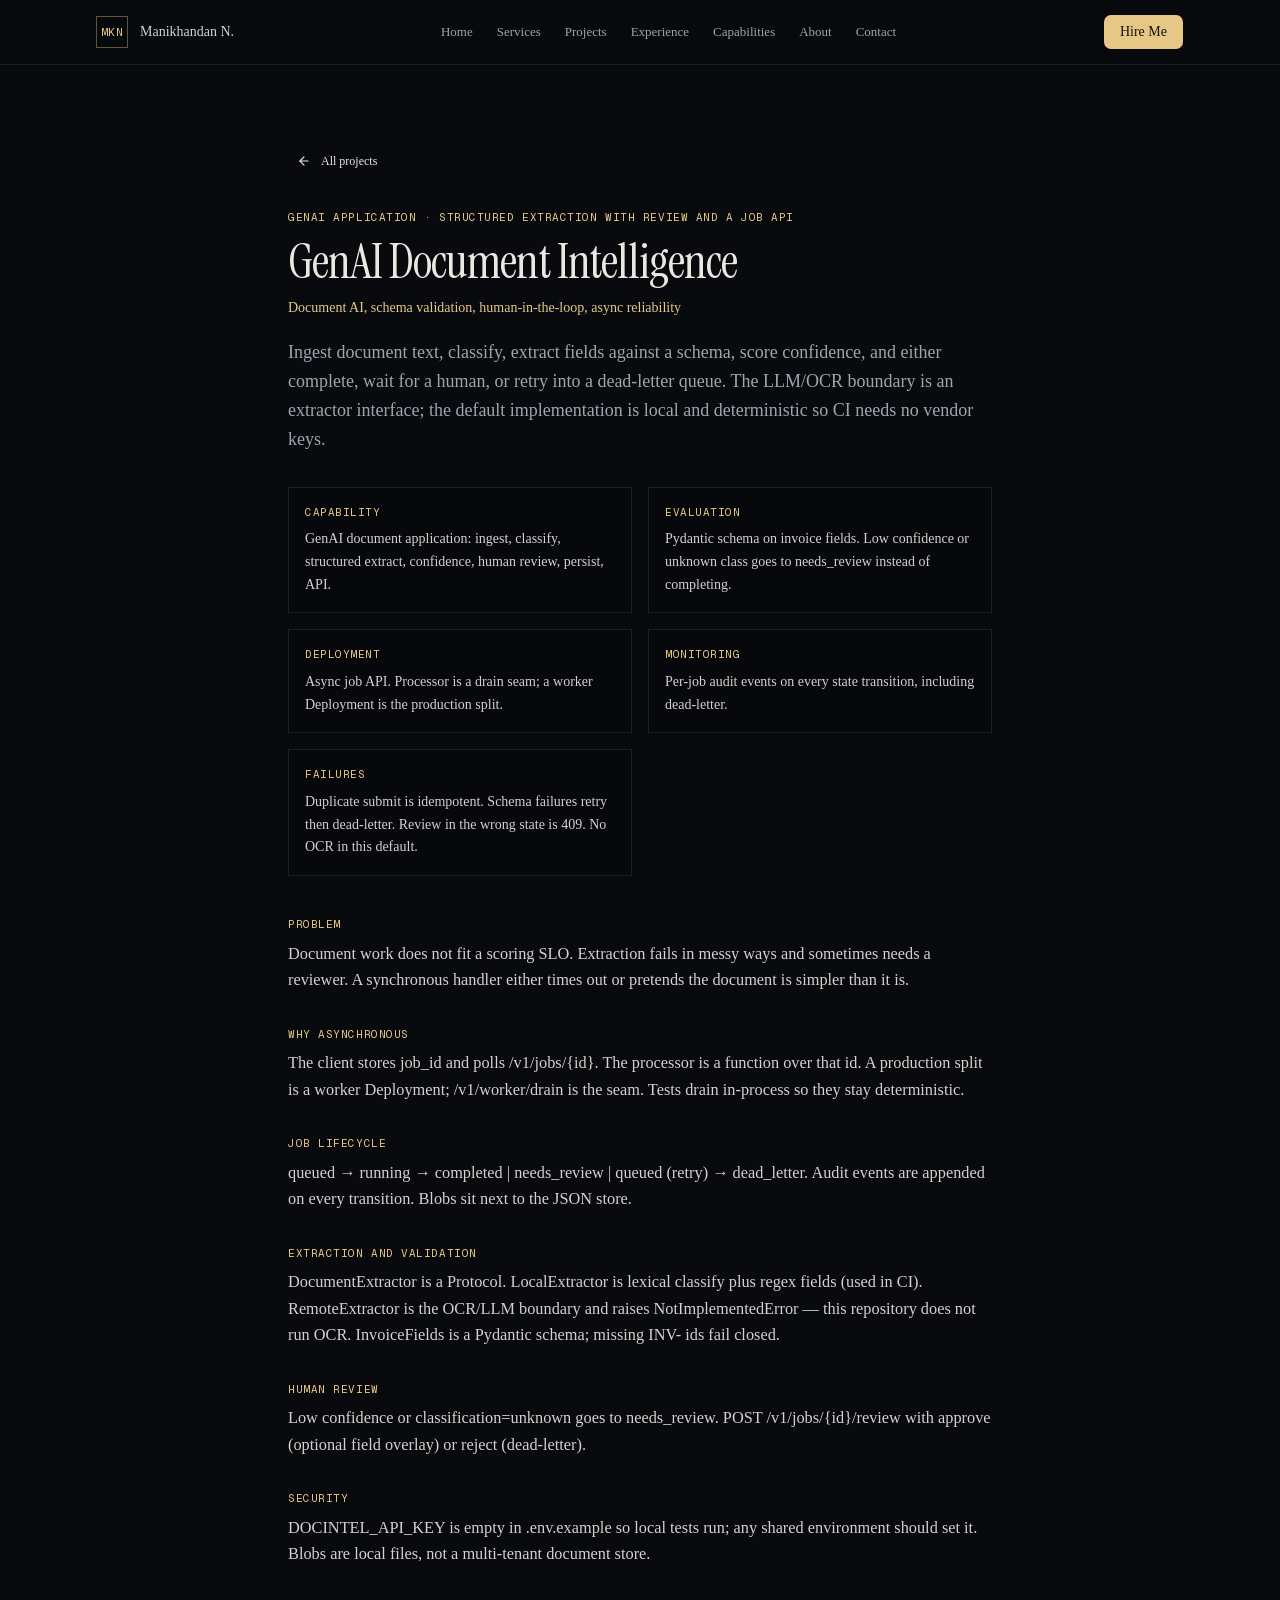
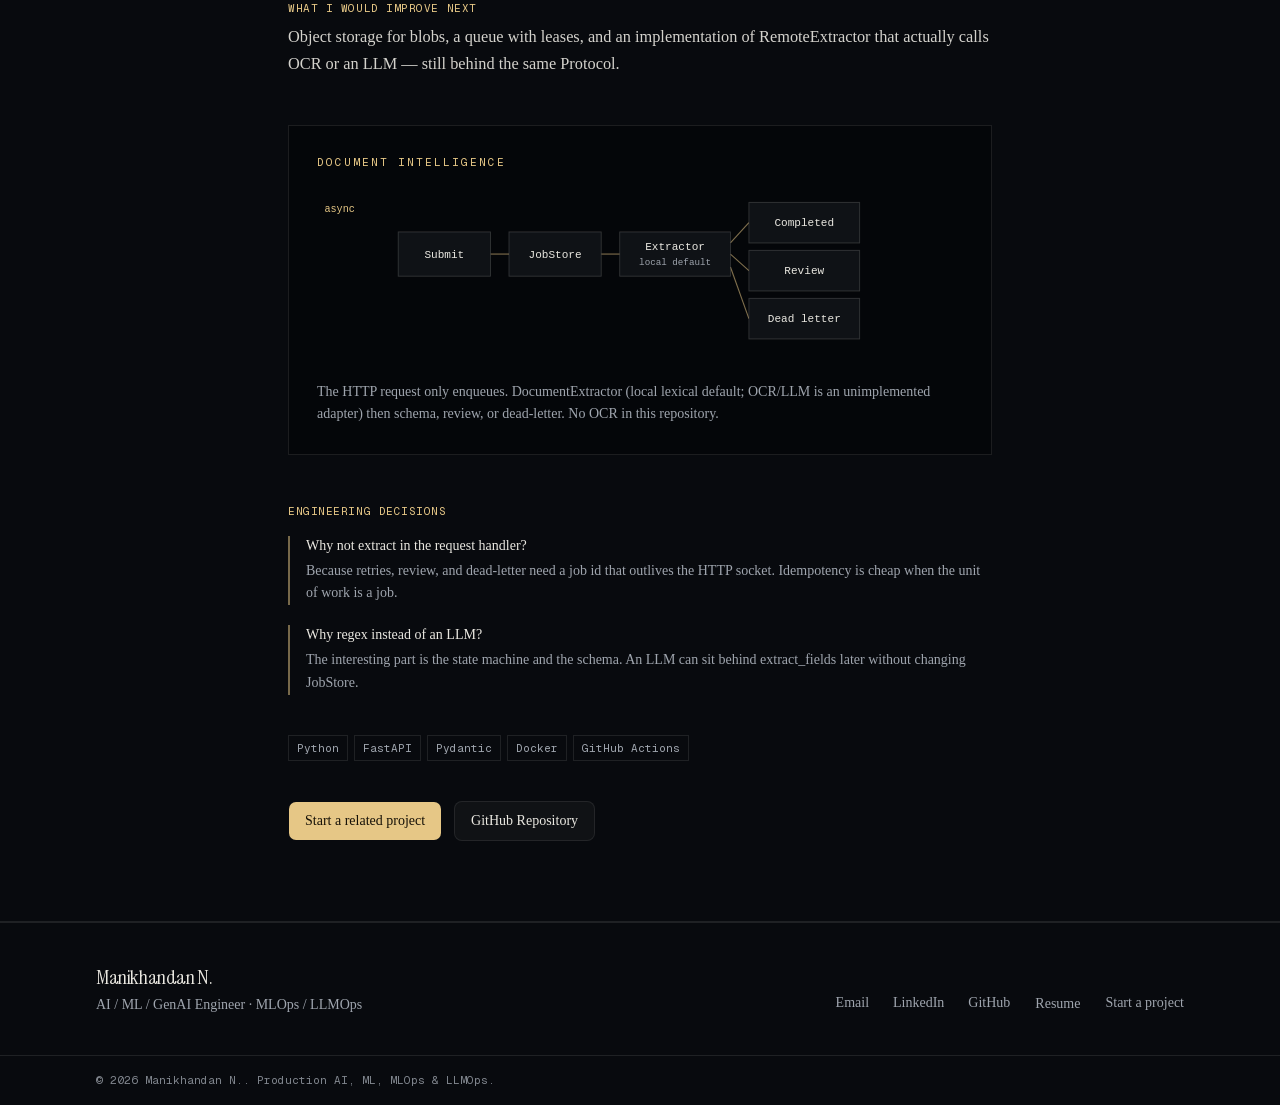
<file: projects/aml-document-summarization/index.html>
<!doctype html><meta charset=utf-8><link rel="canonical" href="/projects/genai-document-intelligence/"><meta http-equiv="refresh" content="0;url=/projects/genai-document-intelligence/"><script>location.replace("/projects/genai-document-intelligence/")</script>
</file>
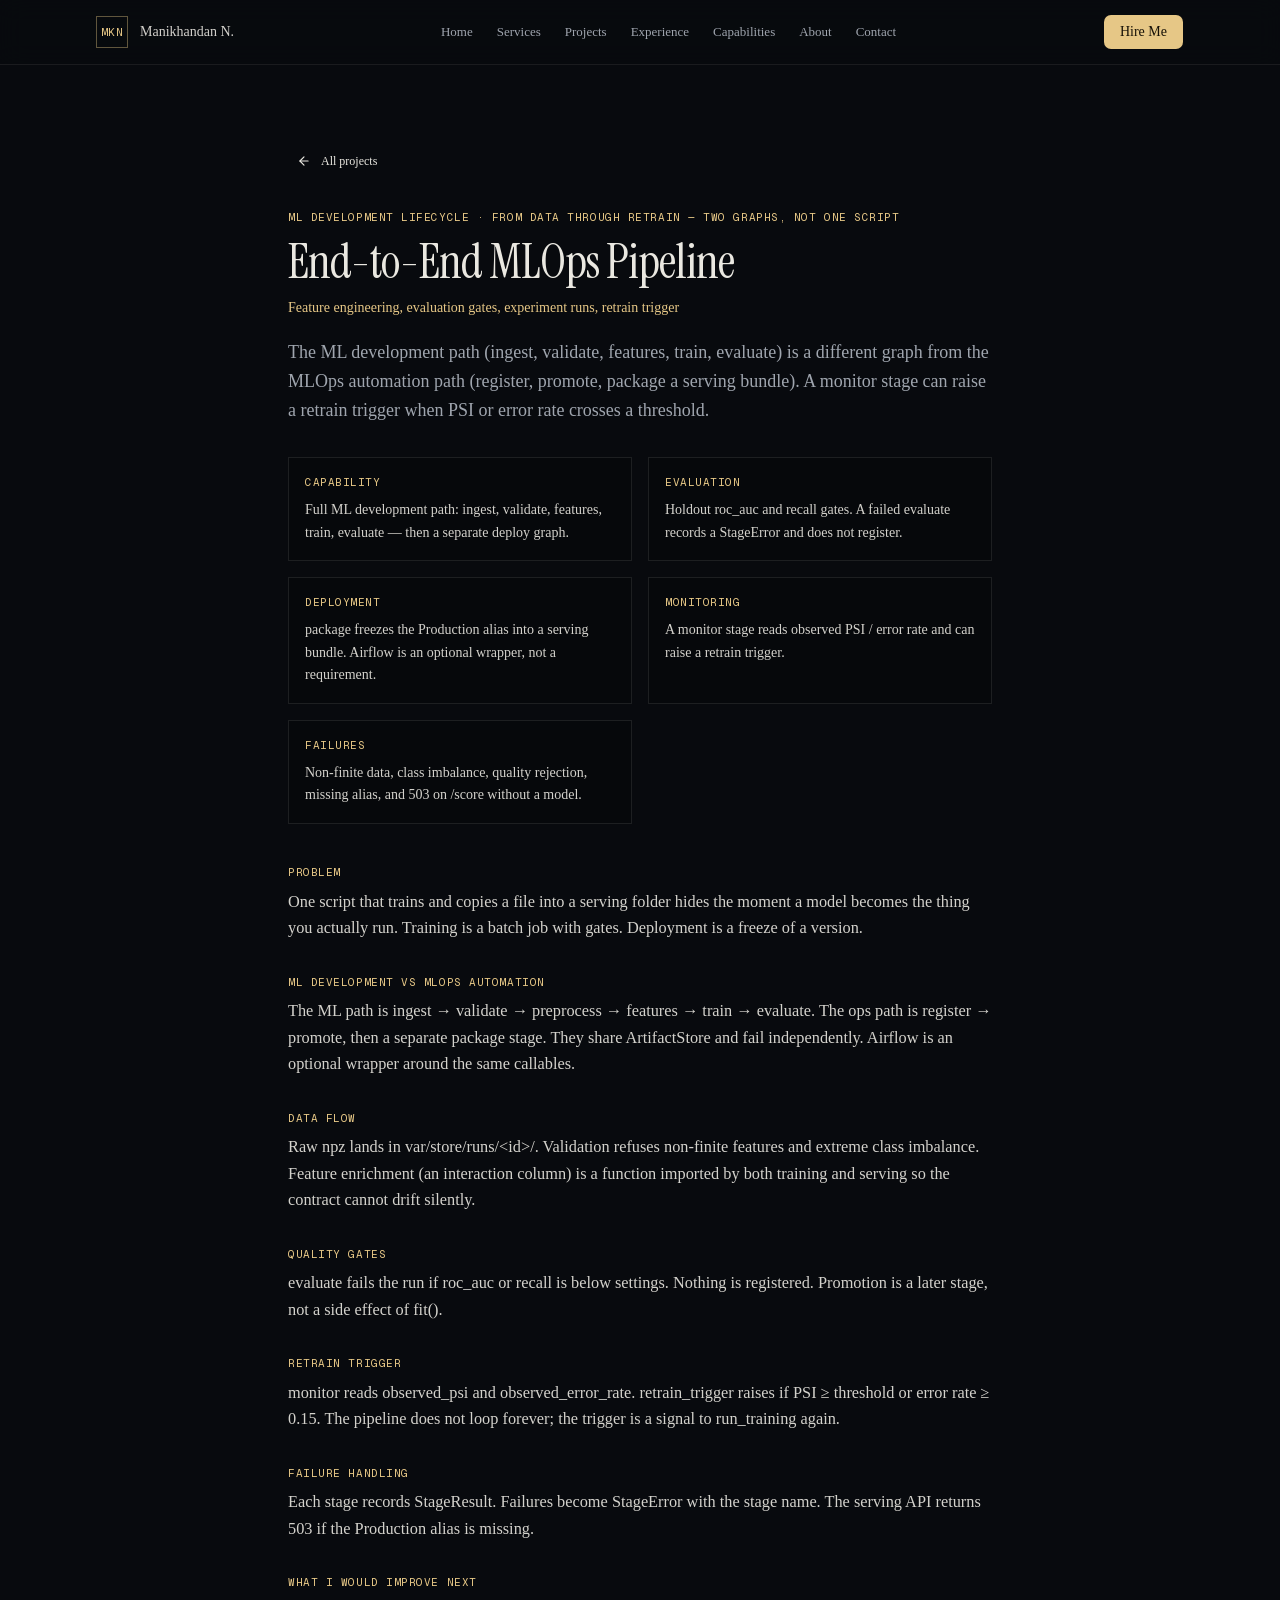
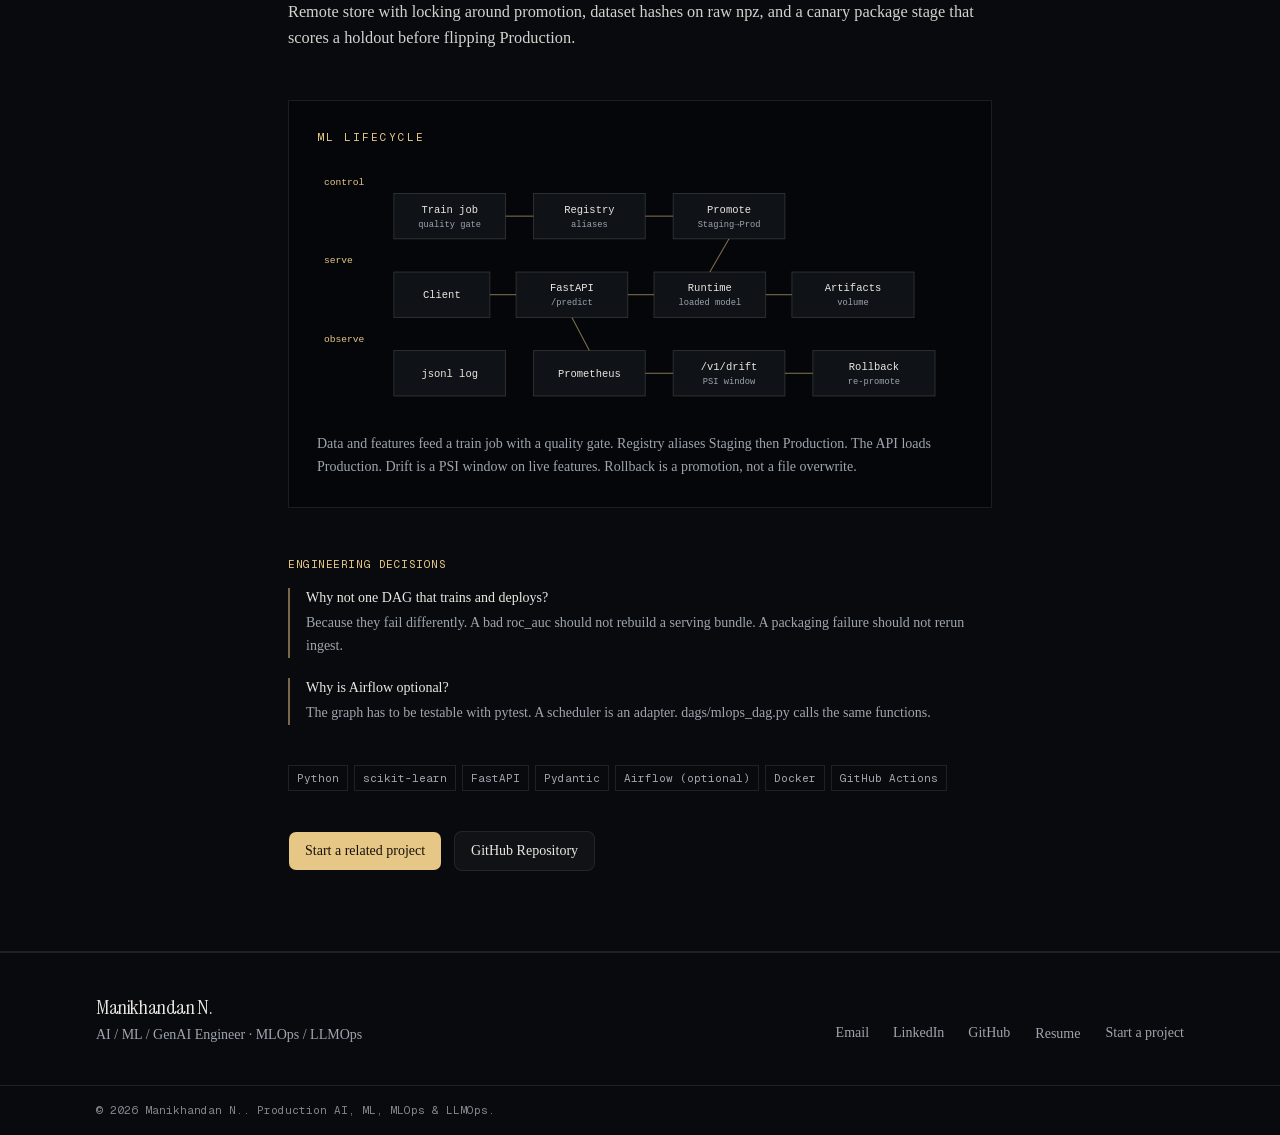
<file: projects/end-to-end-mlops-pipeline/index.html>
<!DOCTYPE html><!--fOdatZlE19R_L0GvSNxWB--><html lang="en" class="dark"><head><meta charSet="utf-8"/><meta name="viewport" content="width=device-width, initial-scale=1"/><link rel="preload" href="/_next/static/media/22a5144ee8d83bca-s.p.woff2" as="font" crossorigin="" type="font/woff2"/><link rel="preload" href="/_next/static/media/7d4881bb7e1bf84d-s.p.woff2" as="font" crossorigin="" type="font/woff2"/><link rel="preload" href="/_next/static/media/e6099e249fd938cc-s.p.woff2" as="font" crossorigin="" type="font/woff2"/><link rel="stylesheet" href="/_next/static/css/3395996cb38e5df4.css" data-precedence="next"/><link rel="preload" as="script" fetchPriority="low" href="/_next/static/chunks/webpack-cf455cea511e9b8b.js"/><script src="/_next/static/chunks/4bd1b696-c023c6e3521b1417.js" async=""></script><script src="/_next/static/chunks/255-bc8b3b9a93d25a64.js" async=""></script><script src="/_next/static/chunks/main-app-1f7455d4bfa8618a.js" async=""></script><script src="/_next/static/chunks/599-afd55fbd2a74c7d6.js" async=""></script><script src="/_next/static/chunks/916-5ec82ce8904f5d2c.js" async=""></script><script src="/_next/static/chunks/619-ba102abea3e3d0e4.js" async=""></script><script src="/_next/static/chunks/app/projects/%5Bslug%5D/page-7f9ec7bb29367678.js" async=""></script><script src="/_next/static/chunks/405-86494b8451ce4afb.js" async=""></script><script src="/_next/static/chunks/app/layout-2f32b47baa6e3108.js" async=""></script><script src="/_next/static/chunks/app/error-47de71159edfc2f4.js" async=""></script><meta name="next-size-adjust" content=""/><meta name="theme-color" content="#12141a"/><title>End-to-End MLOps Pipeline — Manikhandan N.</title><meta name="description" content="The ML development path (ingest, validate, features, train, evaluate) is a different graph from the MLOps automation path (register, promote, package a serving bundle). A monitor stage can raise a retrain trigger when PSI or error rate crosses a threshold."/><meta name="application-name" content="Manikhandan N."/><link rel="author" href="https://manikhandan.github.io"/><meta name="author" content="Manikhandan N."/><meta name="keywords" content="AI Engineer,Machine Learning,Generative AI,LLM applications,MLOps,LLMOps,RAG,document intelligence,Kubernetes,MLflow,freelance ML engineer"/><meta name="creator" content="Manikhandan N."/><meta name="robots" content="index, follow"/><link rel="canonical" href="https://manikhandan.github.io/projects/end-to-end-mlops-pipeline/"/><meta property="og:title" content="Manikhandan N. — AI / ML / GenAI Engineer · MLOps / LLMOps"/><meta property="og:description" content="Machine learning, generative AI, and the platform work around them: training and evaluation, RAG and document systems, serving APIs, and the monitoring that says when the data or the model moved. Currently Senior MLOps Engineer at Ford Motor Company. Previously ML / MLOps / LLMOps at Wipro Technologies on the Lloyds Banking Group account."/><meta property="og:url" content="https://manikhandan.github.io/"/><meta property="og:site_name" content="Manikhandan N."/><meta property="og:locale" content="en_US"/><meta property="og:image:alt" content="Manikhandan N. — AI / ML / GenAI Engineer · MLOps / LLMOps"/><meta property="og:image:type" content="image/png"/><meta property="og:image" content="https://manikhandan.github.io/opengraph-image?f0aea31803882fc0"/><meta property="og:image:width" content="1200"/><meta property="og:image:height" content="630"/><meta property="og:type" content="website"/><meta name="twitter:card" content="summary_large_image"/><meta name="twitter:title" content="Manikhandan N. — AI / ML / GenAI Engineer · MLOps / LLMOps"/><meta name="twitter:description" content="Machine learning, generative AI, and the platform work around them: training and evaluation, RAG and document systems, serving APIs, and the monitoring that says when the data or the model moved. Currently Senior MLOps Engineer at Ford Motor Company. Previously ML / MLOps / LLMOps at Wipro Technologies on the Lloyds Banking Group account."/><meta name="twitter:image:alt" content="Manikhandan N. — AI / ML / GenAI Engineer · MLOps / LLMOps"/><meta name="twitter:image:type" content="image/png"/><meta name="twitter:image" content="https://manikhandan.github.io/opengraph-image?f0aea31803882fc0"/><meta name="twitter:image:width" content="1200"/><meta name="twitter:image:height" content="630"/><link rel="icon" href="/favicon.ico" type="image/x-icon" sizes="16x16"/><link rel="icon" href="/icon?c68183a40bc0cbea" type="image/png" sizes="32x32"/><script src="/_next/static/chunks/polyfills-42372ed130431b0a.js" noModule=""></script></head><body class="__variable_246ccd __variable_c29908 __variable_315a98 min-h-screen flex flex-col antialiased"><div hidden=""><!--$--><!--/$--></div><a href="#content" class="sr-only focus:not-sr-only focus:absolute focus:left-4 focus:top-4 focus:z-[100] focus:bg-background focus:px-3 focus:py-2 focus:text-sm">Skip to content</a><script type="application/ld+json">{"@context":"https://schema.org","@graph":[{"@type":"Person","name":"Manikhandan N.","jobTitle":"AI / ML / GenAI Engineer · MLOps / LLMOps","email":"mailto:manikhandan1997@gmail.com","url":"https://manikhandan.github.io","sameAs":["https://www.linkedin.com/in/mani-khandan-n-4360b9335","https://github.com/Manikhandan"],"knowsAbout":["Artificial Intelligence","Machine Learning","Generative AI","LLM applications","MLOps","LLMOps","RAG","Kubernetes"]},{"@type":"ProfessionalService","name":"Manikhandan N. — Freelance AI / ML engineering","description":"Machine learning, generative AI, and the platform work around them: training and evaluation, RAG and document systems, serving APIs, and the monitoring that says when the data or the model moved. Currently Senior MLOps Engineer at Ford Motor Company. Previously ML / MLOps / LLMOps at Wipro Technologies on the Lloyds Banking Group account.","url":"https://manikhandan.github.io","areaServed":"Global","serviceType":["Machine learning engineering","Generative AI and RAG","MLOps and LLMOps"]}]}</script><header class="sticky top-0 z-50 border-b border-border/80 bg-background/80 backdrop-blur-md"><div class="mx-auto flex h-16 max-w-6xl items-center justify-between px-5 sm:px-8"><a class="focus-visible:outline-none focus-visible:ring-2 focus-visible:ring-ring/60 flex items-center gap-3" href="/#home"><span class="flex size-8 items-center justify-center border border-brass/40 font-mono text-[11px] tracking-wider text-brass">MKN</span><span class="hidden text-sm text-foreground/90 sm:block">Manikhandan N.</span></a><nav class="hidden items-center gap-6 lg:flex" aria-label="Primary"><a class="text-[13px] text-muted-foreground transition-colors hover:text-foreground focus-visible:outline-none focus-visible:ring-2 focus-visible:ring-ring/60" href="/#home">Home</a><a class="text-[13px] text-muted-foreground transition-colors hover:text-foreground focus-visible:outline-none focus-visible:ring-2 focus-visible:ring-ring/60" href="/#services">Services</a><a class="text-[13px] text-muted-foreground transition-colors hover:text-foreground focus-visible:outline-none focus-visible:ring-2 focus-visible:ring-ring/60" href="/#projects">Projects</a><a class="text-[13px] text-muted-foreground transition-colors hover:text-foreground focus-visible:outline-none focus-visible:ring-2 focus-visible:ring-ring/60" href="/#experience">Experience</a><a class="text-[13px] text-muted-foreground transition-colors hover:text-foreground focus-visible:outline-none focus-visible:ring-2 focus-visible:ring-ring/60" href="/#stack">Capabilities</a><a class="text-[13px] text-muted-foreground transition-colors hover:text-foreground focus-visible:outline-none focus-visible:ring-2 focus-visible:ring-ring/60" href="/#about">About</a><a class="text-[13px] text-muted-foreground transition-colors hover:text-foreground focus-visible:outline-none focus-visible:ring-2 focus-visible:ring-ring/60" href="/#contact">Contact</a></nav><div class="flex items-center gap-2"><a class="focus-visible:outline-none group/button shrink-0 items-center justify-center rounded-lg border border-transparent bg-clip-padding text-sm font-medium whitespace-nowrap transition-all outline-none select-none focus-visible:border-ring focus-visible:ring-3 focus-visible:ring-ring/50 active:not-aria-[haspopup]:translate-y-px disabled:pointer-events-none disabled:opacity-50 aria-invalid:border-destructive aria-invalid:ring-3 aria-invalid:ring-destructive/20 dark:aria-invalid:border-destructive/50 dark:aria-invalid:ring-destructive/40 [&amp;_svg]:pointer-events-none [&amp;_svg]:shrink-0 [&amp;_svg:not([class*=&#x27;size-&#x27;])]:size-4 bg-primary text-primary-foreground hover:bg-primary/80 gap-1.5 has-data-[icon=inline-end]:pr-2 has-data-[icon=inline-start]:pl-2 hidden h-9 px-4 sm:inline-flex" href="/#contact">Hire Me</a><button type="button" tabindex="0" data-slot="sheet-trigger" aria-label="Open menu" data-base-ui-click-trigger="" id="base-ui-_R_3tpb_" aria-haspopup="dialog" aria-expanded="false" class="group/button inline-flex shrink-0 items-center justify-center rounded-lg border bg-clip-padding text-sm font-medium whitespace-nowrap transition-all outline-none select-none focus-visible:border-ring focus-visible:ring-3 focus-visible:ring-ring/50 active:not-aria-[haspopup]:translate-y-px disabled:pointer-events-none disabled:opacity-50 aria-invalid:border-destructive aria-invalid:ring-3 aria-invalid:ring-destructive/20 dark:aria-invalid:border-destructive/50 dark:aria-invalid:ring-destructive/40 [&amp;_svg]:pointer-events-none [&amp;_svg]:shrink-0 [&amp;_svg:not([class*=&#x27;size-&#x27;])]:size-4 border-border bg-background hover:bg-muted hover:text-foreground aria-expanded:bg-muted aria-expanded:text-foreground dark:border-input dark:bg-input/30 dark:hover:bg-input/50 size-8 lg:hidden"><svg xmlns="http://www.w3.org/2000/svg" width="24" height="24" viewBox="0 0 24 24" fill="none" stroke="currentColor" stroke-width="2" stroke-linecap="round" stroke-linejoin="round" class="lucide lucide-menu" aria-hidden="true"><path d="M4 5h16"></path><path d="M4 12h16"></path><path d="M4 19h16"></path></svg></button></div></div></header><main id="content" class="flex-1"><!--$?--><template id="B:0"></template><div class="mx-auto max-w-6xl px-5 py-24 font-mono text-sm text-muted-foreground">Loading…</div><!--/$--></main><footer class="border-t border-border"><div class="mx-auto flex max-w-6xl flex-col gap-6 px-5 py-10 sm:flex-row sm:items-end sm:justify-between sm:px-8"><div><p class="font-display text-xl text-foreground">Manikhandan N.</p><p class="mt-1 text-sm text-muted-foreground">AI / ML / GenAI Engineer · MLOps / LLMOps</p></div><div class="flex flex-wrap gap-x-6 gap-y-2 text-sm text-muted-foreground"><a href="mailto:manikhandan1997@gmail.com" class="hover:text-foreground">Email</a><a href="https://www.linkedin.com/in/mani-khandan-n-4360b9335" target="_blank" rel="noopener noreferrer" class="hover:text-foreground">LinkedIn</a><a href="https://github.com/Manikhandan" target="_blank" rel="noopener noreferrer" class="hover:text-foreground">GitHub</a><a class="group/button inline-flex shrink-0 items-center justify-center rounded-lg border border-transparent bg-clip-padding font-medium whitespace-nowrap transition-all outline-none select-none focus-visible:border-ring active:not-aria-[haspopup]:translate-y-px disabled:pointer-events-none disabled:opacity-50 aria-invalid:border-destructive aria-invalid:ring-3 aria-invalid:ring-destructive/20 dark:aria-invalid:border-destructive/50 dark:aria-invalid:ring-destructive/40 [&amp;_svg]:pointer-events-none [&amp;_svg]:shrink-0 [&amp;_svg:not([class*=&#x27;size-&#x27;])]:size-4 underline-offset-4 hover:underline gap-1.5 has-data-[icon=inline-end]:pr-2 has-data-[icon=inline-start]:pl-2 focus-visible:outline-none focus-visible:ring-2 focus-visible:ring-ring/60 h-auto px-0 text-sm text-muted-foreground" href="/resume/">Resume</a><a class="focus-visible:outline-none focus-visible:ring-2 focus-visible:ring-ring/60 hover:text-foreground" href="/#contact">Start a project</a></div></div><div class="border-t border-border"><p class="mx-auto max-w-6xl px-5 py-4 font-mono text-[11px] text-muted-foreground/80 sm:px-8">© <!-- -->2026<!-- --> <!-- -->Manikhandan N.<!-- -->. Production AI, ML, MLOps &amp; LLMOps.</p></div></footer><script>requestAnimationFrame(function(){$RT=performance.now()});</script><script src="/_next/static/chunks/webpack-cf455cea511e9b8b.js" id="_R_" async=""></script><div hidden id="S:0"><article class="border-b border-border py-16 sm:py-20"><div class="mx-auto w-full px-5 sm:px-8 max-w-3xl"><a class="focus-visible:outline-none group/button inline-flex shrink-0 items-center justify-center rounded-lg border border-transparent bg-clip-padding font-medium whitespace-nowrap transition-all outline-none select-none focus-visible:border-ring focus-visible:ring-3 focus-visible:ring-ring/50 active:not-aria-[haspopup]:translate-y-px disabled:pointer-events-none disabled:opacity-50 aria-invalid:border-destructive aria-invalid:ring-3 aria-invalid:ring-destructive/20 dark:aria-invalid:border-destructive/50 dark:aria-invalid:ring-destructive/40 [&amp;_svg]:pointer-events-none [&amp;_svg]:shrink-0 [&amp;_svg:not([class*=&#x27;size-&#x27;])]:size-4 hover:bg-muted hover:text-foreground aria-expanded:bg-muted aria-expanded:text-foreground dark:hover:bg-muted/50 gap-1.5 has-data-[icon=inline-end]:pr-2 has-data-[icon=inline-start]:pl-2 h-8 px-0 text-xs" href="/#projects"><svg xmlns="http://www.w3.org/2000/svg" width="24" height="24" viewBox="0 0 24 24" fill="none" stroke="currentColor" stroke-width="2" stroke-linecap="round" stroke-linejoin="round" class="lucide lucide-arrow-left mr-1 size-3.5" aria-hidden="true" data-icon="inline-start"><path d="m12 19-7-7 7-7"></path><path d="M19 12H5"></path></svg>All projects</a><p class="mt-8 font-mono text-[11px] uppercase tracking-wider text-brass">ML development lifecycle<!-- --> · <!-- -->From data through retrain — two graphs, not one script</p><h1 class="mt-3 font-display text-4xl sm:text-5xl">End-to-End MLOps Pipeline</h1><p class="mt-3 text-sm text-brass">Feature engineering, evaluation gates, experiment runs, retrain trigger</p><p class="mt-5 text-lg leading-relaxed text-muted-foreground">The ML development path (ingest, validate, features, train, evaluate) is a different graph from the MLOps automation path (register, promote, package a serving bundle). A monitor stage can raise a retrain trigger when PSI or error rate crosses a threshold.</p><dl class="mt-8 grid gap-4 sm:grid-cols-2"><div class="border border-border bg-ink/40 p-4"><dt class="font-mono text-[11px] uppercase tracking-wider text-brass">Capability</dt><dd class="mt-2 text-sm leading-relaxed text-foreground/90">Full ML development path: ingest, validate, features, train, evaluate — then a separate deploy graph.</dd></div><div class="border border-border bg-ink/40 p-4"><dt class="font-mono text-[11px] uppercase tracking-wider text-brass">Evaluation</dt><dd class="mt-2 text-sm leading-relaxed text-foreground/90">Holdout roc_auc and recall gates. A failed evaluate records a StageError and does not register.</dd></div><div class="border border-border bg-ink/40 p-4"><dt class="font-mono text-[11px] uppercase tracking-wider text-brass">Deployment</dt><dd class="mt-2 text-sm leading-relaxed text-foreground/90">package freezes the Production alias into a serving bundle. Airflow is an optional wrapper, not a requirement.</dd></div><div class="border border-border bg-ink/40 p-4"><dt class="font-mono text-[11px] uppercase tracking-wider text-brass">Monitoring</dt><dd class="mt-2 text-sm leading-relaxed text-foreground/90">A monitor stage reads observed PSI / error rate and can raise a retrain trigger.</dd></div><div class="border border-border bg-ink/40 p-4"><dt class="font-mono text-[11px] uppercase tracking-wider text-brass">Failures</dt><dd class="mt-2 text-sm leading-relaxed text-foreground/90">Non-finite data, class imbalance, quality rejection, missing alias, and 503 on /score without a model.</dd></div></dl><div class="mt-10 space-y-8"><section><h2 class="font-mono text-[11px] uppercase tracking-wider text-brass">Problem</h2><p class="mt-2 text-[1.02rem] leading-relaxed text-foreground/90">One script that trains and copies a file into a serving folder hides the moment a model becomes the thing you actually run. Training is a batch job with gates. Deployment is a freeze of a version.</p></section><section><h2 class="font-mono text-[11px] uppercase tracking-wider text-brass">ML development vs MLOps automation</h2><p class="mt-2 text-[1.02rem] leading-relaxed text-foreground/90">The ML path is ingest → validate → preprocess → features → train → evaluate. The ops path is register → promote, then a separate package stage. They share ArtifactStore and fail independently. Airflow is an optional wrapper around the same callables.</p></section><section><h2 class="font-mono text-[11px] uppercase tracking-wider text-brass">Data flow</h2><p class="mt-2 text-[1.02rem] leading-relaxed text-foreground/90">Raw npz lands in var/store/runs/&lt;id&gt;/. Validation refuses non-finite features and extreme class imbalance. Feature enrichment (an interaction column) is a function imported by both training and serving so the contract cannot drift silently.</p></section><section><h2 class="font-mono text-[11px] uppercase tracking-wider text-brass">Quality gates</h2><p class="mt-2 text-[1.02rem] leading-relaxed text-foreground/90">evaluate fails the run if roc_auc or recall is below settings. Nothing is registered. Promotion is a later stage, not a side effect of fit().</p></section><section><h2 class="font-mono text-[11px] uppercase tracking-wider text-brass">Retrain trigger</h2><p class="mt-2 text-[1.02rem] leading-relaxed text-foreground/90">monitor reads observed_psi and observed_error_rate. retrain_trigger raises if PSI ≥ threshold or error rate ≥ 0.15. The pipeline does not loop forever; the trigger is a signal to run_training again.</p></section><section><h2 class="font-mono text-[11px] uppercase tracking-wider text-brass">Failure handling</h2><p class="mt-2 text-[1.02rem] leading-relaxed text-foreground/90">Each stage records StageResult. Failures become StageError with the stage name. The serving API returns 503 if the Production alias is missing.</p></section><section><h2 class="font-mono text-[11px] uppercase tracking-wider text-brass">What I would improve next</h2><p class="mt-2 text-[1.02rem] leading-relaxed text-foreground/90">Remote store with locking around promotion, dataset hashes on raw npz, and a canary package stage that scores a holdout before flipping Production.</p></section></div><div class="mt-12"><figure class="border border-border bg-ink p-5 sm:p-7"><figcaption class="mb-6 font-mono text-[11px] uppercase tracking-[0.18em] text-brass">ML lifecycle</figcaption><svg viewBox="0 0 740 280" class="hidden h-auto w-full md:block" role="img" aria-label="ML lifecycle"><text x="8" y="18" fill="oklch(0.84 0.09 85)" font-size="11" font-family="ui-monospace, monospace">control</text><text x="8" y="108" fill="oklch(0.84 0.09 85)" font-size="11" font-family="ui-monospace, monospace">serve</text><text x="8" y="198" fill="oklch(0.84 0.09 85)" font-size="11" font-family="ui-monospace, monospace">observe</text><line x1="216" y1="54" x2="248" y2="54" stroke="oklch(0.84 0.09 85 / 55%)" stroke-width="1.2"></line><line x1="376" y1="54" x2="408" y2="54" stroke="oklch(0.84 0.09 85 / 55%)" stroke-width="1.2"></line><line x1="472" y1="80" x2="450" y2="118" stroke="oklch(0.84 0.09 85 / 55%)" stroke-width="1.2"></line><line x1="198" y1="144" x2="228" y2="144" stroke="oklch(0.84 0.09 85 / 55%)" stroke-width="1.2"></line><line x1="356" y1="144" x2="386" y2="144" stroke="oklch(0.84 0.09 85 / 55%)" stroke-width="1.2"></line><line x1="514" y1="144" x2="544" y2="144" stroke="oklch(0.84 0.09 85 / 55%)" stroke-width="1.2"></line><line x1="292" y1="170" x2="312" y2="208" stroke="oklch(0.84 0.09 85 / 55%)" stroke-width="1.2"></line><line x1="376" y1="234" x2="408" y2="234" stroke="oklch(0.84 0.09 85 / 55%)" stroke-width="1.2"></line><line x1="536" y1="234" x2="568" y2="234" stroke="oklch(0.84 0.09 85 / 55%)" stroke-width="1.2"></line><g><rect x="88" y="28" width="128" height="52" fill="oklch(0.18 0.01 260)" stroke="oklch(0.93 0.01 90 / 18%)"></rect><text x="152" y="50" text-anchor="middle" fill="oklch(0.93 0.01 90)" font-size="12" font-family="ui-monospace, monospace">Train job</text><text x="152" y="66" text-anchor="middle" fill="oklch(0.72 0.015 260)" font-size="10" font-family="ui-monospace, monospace">quality gate</text></g><g><rect x="248" y="28" width="128" height="52" fill="oklch(0.18 0.01 260)" stroke="oklch(0.93 0.01 90 / 18%)"></rect><text x="312" y="50" text-anchor="middle" fill="oklch(0.93 0.01 90)" font-size="12" font-family="ui-monospace, monospace">Registry</text><text x="312" y="66" text-anchor="middle" fill="oklch(0.72 0.015 260)" font-size="10" font-family="ui-monospace, monospace">aliases</text></g><g><rect x="408" y="28" width="128" height="52" fill="oklch(0.18 0.01 260)" stroke="oklch(0.93 0.01 90 / 18%)"></rect><text x="472" y="50" text-anchor="middle" fill="oklch(0.93 0.01 90)" font-size="12" font-family="ui-monospace, monospace">Promote</text><text x="472" y="66" text-anchor="middle" fill="oklch(0.72 0.015 260)" font-size="10" font-family="ui-monospace, monospace">Staging→Prod</text></g><g><rect x="88" y="118" width="110" height="52" fill="oklch(0.18 0.01 260)" stroke="oklch(0.93 0.01 90 / 18%)"></rect><text x="143" y="148" text-anchor="middle" fill="oklch(0.93 0.01 90)" font-size="12" font-family="ui-monospace, monospace">Client</text></g><g><rect x="228" y="118" width="128" height="52" fill="oklch(0.18 0.01 260)" stroke="oklch(0.93 0.01 90 / 18%)"></rect><text x="292" y="140" text-anchor="middle" fill="oklch(0.93 0.01 90)" font-size="12" font-family="ui-monospace, monospace">FastAPI</text><text x="292" y="156" text-anchor="middle" fill="oklch(0.72 0.015 260)" font-size="10" font-family="ui-monospace, monospace">/predict</text></g><g><rect x="386" y="118" width="128" height="52" fill="oklch(0.18 0.01 260)" stroke="oklch(0.93 0.01 90 / 18%)"></rect><text x="450" y="140" text-anchor="middle" fill="oklch(0.93 0.01 90)" font-size="12" font-family="ui-monospace, monospace">Runtime</text><text x="450" y="156" text-anchor="middle" fill="oklch(0.72 0.015 260)" font-size="10" font-family="ui-monospace, monospace">loaded model</text></g><g><rect x="544" y="118" width="140" height="52" fill="oklch(0.18 0.01 260)" stroke="oklch(0.93 0.01 90 / 18%)"></rect><text x="614" y="140" text-anchor="middle" fill="oklch(0.93 0.01 90)" font-size="12" font-family="ui-monospace, monospace">Artifacts</text><text x="614" y="156" text-anchor="middle" fill="oklch(0.72 0.015 260)" font-size="10" font-family="ui-monospace, monospace">volume</text></g><g><rect x="88" y="208" width="128" height="52" fill="oklch(0.18 0.01 260)" stroke="oklch(0.93 0.01 90 / 18%)"></rect><text x="152" y="238" text-anchor="middle" fill="oklch(0.93 0.01 90)" font-size="12" font-family="ui-monospace, monospace">jsonl log</text></g><g><rect x="248" y="208" width="128" height="52" fill="oklch(0.18 0.01 260)" stroke="oklch(0.93 0.01 90 / 18%)"></rect><text x="312" y="238" text-anchor="middle" fill="oklch(0.93 0.01 90)" font-size="12" font-family="ui-monospace, monospace">Prometheus</text></g><g><rect x="408" y="208" width="128" height="52" fill="oklch(0.18 0.01 260)" stroke="oklch(0.93 0.01 90 / 18%)"></rect><text x="472" y="230" text-anchor="middle" fill="oklch(0.93 0.01 90)" font-size="12" font-family="ui-monospace, monospace">/v1/drift</text><text x="472" y="246" text-anchor="middle" fill="oklch(0.72 0.015 260)" font-size="10" font-family="ui-monospace, monospace">PSI window</text></g><g><rect x="568" y="208" width="140" height="52" fill="oklch(0.18 0.01 260)" stroke="oklch(0.93 0.01 90 / 18%)"></rect><text x="638" y="230" text-anchor="middle" fill="oklch(0.93 0.01 90)" font-size="12" font-family="ui-monospace, monospace">Rollback</text><text x="638" y="246" text-anchor="middle" fill="oklch(0.72 0.015 260)" font-size="10" font-family="ui-monospace, monospace">re-promote</text></g></svg><ol class="grid gap-2 md:hidden"><li class="flex items-baseline gap-3 border border-border px-3 py-2"><span class="font-mono text-[11px] text-brass">01</span><span class="font-mono text-xs text-foreground">Train job</span><span class="text-xs text-muted-foreground">quality gate</span></li><li class="flex items-baseline gap-3 border border-border px-3 py-2"><span class="font-mono text-[11px] text-brass">02</span><span class="font-mono text-xs text-foreground">Registry</span><span class="text-xs text-muted-foreground">aliases</span></li><li class="flex items-baseline gap-3 border border-border px-3 py-2"><span class="font-mono text-[11px] text-brass">03</span><span class="font-mono text-xs text-foreground">Promote</span><span class="text-xs text-muted-foreground">Staging→Prod</span></li><li class="flex items-baseline gap-3 border border-border px-3 py-2"><span class="font-mono text-[11px] text-brass">04</span><span class="font-mono text-xs text-foreground">Client</span></li><li class="flex items-baseline gap-3 border border-border px-3 py-2"><span class="font-mono text-[11px] text-brass">05</span><span class="font-mono text-xs text-foreground">FastAPI</span><span class="text-xs text-muted-foreground">/predict</span></li><li class="flex items-baseline gap-3 border border-border px-3 py-2"><span class="font-mono text-[11px] text-brass">06</span><span class="font-mono text-xs text-foreground">Runtime</span><span class="text-xs text-muted-foreground">loaded model</span></li><li class="flex items-baseline gap-3 border border-border px-3 py-2"><span class="font-mono text-[11px] text-brass">07</span><span class="font-mono text-xs text-foreground">Artifacts</span><span class="text-xs text-muted-foreground">volume</span></li><li class="flex items-baseline gap-3 border border-border px-3 py-2"><span class="font-mono text-[11px] text-brass">08</span><span class="font-mono text-xs text-foreground">jsonl log</span></li><li class="flex items-baseline gap-3 border border-border px-3 py-2"><span class="font-mono text-[11px] text-brass">09</span><span class="font-mono text-xs text-foreground">Prometheus</span></li><li class="flex items-baseline gap-3 border border-border px-3 py-2"><span class="font-mono text-[11px] text-brass">10</span><span class="font-mono text-xs text-foreground">/v1/drift</span><span class="text-xs text-muted-foreground">PSI window</span></li><li class="flex items-baseline gap-3 border border-border px-3 py-2"><span class="font-mono text-[11px] text-brass">11</span><span class="font-mono text-xs text-foreground">Rollback</span><span class="text-xs text-muted-foreground">re-promote</span></li></ol><p class="mt-5 text-sm leading-relaxed text-muted-foreground">Data and features feed a train job with a quality gate. Registry aliases Staging then Production. The API loads Production. Drift is a PSI window on live features. Rollback is a promotion, not a file overwrite.</p></figure></div><section class="mt-12"><h2 class="font-mono text-[11px] uppercase tracking-wider text-brass">Engineering decisions</h2><dl class="mt-4 space-y-5"><div class="border-l-2 border-brass/50 pl-4"><dt class="text-sm font-medium text-foreground">Why not one DAG that trains and deploys?</dt><dd class="mt-1 text-sm leading-relaxed text-muted-foreground">Because they fail differently. A bad roc_auc should not rebuild a serving bundle. A packaging failure should not rerun ingest.</dd></div><div class="border-l-2 border-brass/50 pl-4"><dt class="text-sm font-medium text-foreground">Why is Airflow optional?</dt><dd class="mt-1 text-sm leading-relaxed text-muted-foreground">The graph has to be testable with pytest. A scheduler is an adapter. dags/mlops_dag.py calls the same functions.</dd></div></dl></section><ul class="mt-10 flex flex-wrap gap-1.5"><li class="border border-border px-2 py-1 font-mono text-[11px] text-muted-foreground">Python</li><li class="border border-border px-2 py-1 font-mono text-[11px] text-muted-foreground">scikit-learn</li><li class="border border-border px-2 py-1 font-mono text-[11px] text-muted-foreground">FastAPI</li><li class="border border-border px-2 py-1 font-mono text-[11px] text-muted-foreground">Pydantic</li><li class="border border-border px-2 py-1 font-mono text-[11px] text-muted-foreground">Airflow (optional)</li><li class="border border-border px-2 py-1 font-mono text-[11px] text-muted-foreground">Docker</li><li class="border border-border px-2 py-1 font-mono text-[11px] text-muted-foreground">GitHub Actions</li></ul><div class="mt-10 flex flex-wrap gap-3"><a href="mailto:manikhandan1997@gmail.com?subject=End-to-End%20MLOps%20Pipeline%20%E2%80%94%20project%20inquiry" class="group/button inline-flex shrink-0 items-center justify-center rounded-lg border border-transparent bg-clip-padding text-sm font-medium whitespace-nowrap transition-all outline-none select-none focus-visible:border-ring active:not-aria-[haspopup]:translate-y-px disabled:pointer-events-none disabled:opacity-50 aria-invalid:border-destructive aria-invalid:ring-3 aria-invalid:ring-destructive/20 dark:aria-invalid:border-destructive/50 dark:aria-invalid:ring-destructive/40 [&amp;_svg]:pointer-events-none [&amp;_svg]:shrink-0 [&amp;_svg:not([class*=&#x27;size-&#x27;])]:size-4 bg-primary text-primary-foreground hover:bg-primary/80 gap-1.5 has-data-[icon=inline-end]:pr-2 has-data-[icon=inline-start]:pl-2 focus-visible:outline-none focus-visible:ring-2 focus-visible:ring-ring/60 h-10 px-4">Start a related project</a><a href="https://github.com/Manikhandan/end-to-end-mlops-pipeline" class="group/button inline-flex shrink-0 items-center justify-center rounded-lg border bg-clip-padding text-sm font-medium whitespace-nowrap transition-all outline-none select-none focus-visible:border-ring active:not-aria-[haspopup]:translate-y-px disabled:pointer-events-none disabled:opacity-50 aria-invalid:border-destructive aria-invalid:ring-3 aria-invalid:ring-destructive/20 dark:aria-invalid:border-destructive/50 dark:aria-invalid:ring-destructive/40 [&amp;_svg]:pointer-events-none [&amp;_svg]:shrink-0 [&amp;_svg:not([class*=&#x27;size-&#x27;])]:size-4 border-border bg-background hover:bg-muted hover:text-foreground aria-expanded:bg-muted aria-expanded:text-foreground dark:border-input dark:bg-input/30 dark:hover:bg-input/50 gap-1.5 has-data-[icon=inline-end]:pr-2 has-data-[icon=inline-start]:pl-2 focus-visible:outline-none focus-visible:ring-2 focus-visible:ring-ring/60 h-10 px-4" target="_blank" rel="noopener noreferrer">GitHub Repository</a></div></div></article><!--$--><!--/$--></div><script>$RB=[];$RV=function(a){$RT=performance.now();for(var b=0;b<a.length;b+=2){var c=a[b],e=a[b+1];null!==e.parentNode&&e.parentNode.removeChild(e);var f=c.parentNode;if(f){var g=c.previousSibling,h=0;do{if(c&&8===c.nodeType){var d=c.data;if("/$"===d||"/&"===d)if(0===h)break;else h--;else"$"!==d&&"$?"!==d&&"$~"!==d&&"$!"!==d&&"&"!==d||h++}d=c.nextSibling;f.removeChild(c);c=d}while(c);for(;e.firstChild;)f.insertBefore(e.firstChild,c);g.data="$";g._reactRetry&&requestAnimationFrame(g._reactRetry)}}a.length=0};
$RC=function(a,b){if(b=document.getElementById(b))(a=document.getElementById(a))?(a.previousSibling.data="$~",$RB.push(a,b),2===$RB.length&&("number"!==typeof $RT?requestAnimationFrame($RV.bind(null,$RB)):(a=performance.now(),setTimeout($RV.bind(null,$RB),2300>a&&2E3<a?2300-a:$RT+300-a)))):b.parentNode.removeChild(b)};$RC("B:0","S:0")</script><script>(self.__next_f=self.__next_f||[]).push([0])</script><script>self.__next_f.push([1,"1:\"$Sreact.fragment\"\n3:I[4228,[\"599\",\"static/chunks/599-afd55fbd2a74c7d6.js\",\"916\",\"static/chunks/916-5ec82ce8904f5d2c.js\",\"619\",\"static/chunks/619-ba102abea3e3d0e4.js\",\"419\",\"static/chunks/app/projects/%5Bslug%5D/page-7f9ec7bb29367678.js\"],\"HashOnLoad\"]\n4:I[565,[\"599\",\"static/chunks/599-afd55fbd2a74c7d6.js\",\"916\",\"static/chunks/916-5ec82ce8904f5d2c.js\",\"619\",\"static/chunks/619-ba102abea3e3d0e4.js\",\"405\",\"static/chunks/405-86494b8451ce4afb.js\",\"177\",\"static/chunks/app/layout-2f32b47baa6e3108.js\"],\"Navbar\"]\n5:I[9766,[],\"\"]\n6:I[5664,[\"599\",\"static/chunks/599-afd55fbd2a74c7d6.js\",\"916\",\"static/chunks/916-5ec82ce8904f5d2c.js\",\"619\",\"static/chunks/619-ba102abea3e3d0e4.js\",\"39\",\"static/chunks/app/error-47de71159edfc2f4.js\"],\"default\"]\n7:I[8924,[],\"\"]\n8:I[2619,[\"599\",\"static/chunks/599-afd55fbd2a74c7d6.js\",\"916\",\"static/chunks/916-5ec82ce8904f5d2c.js\",\"619\",\"static/chunks/619-ba102abea3e3d0e4.js\",\"419\",\"static/chunks/app/projects/%5Bslug%5D/page-7f9ec7bb29367678.js\"],\"\"]\nf:I[7150,[],\"\"]\n:HL[\"/_next/static/media/22a5144ee8d83bca-s.p.woff2\",\"font\",{\"crossOrigin\":\"\",\"type\":\"font/woff2\"}]\n:HL[\"/_next/static/media/7d4881bb7e1bf84d-s.p.woff2\",\"font\",{\"crossOrigin\":\"\",\"type\":\"font/woff2\"}]\n:HL[\"/_next/static/media/e6099e249fd938cc-s.p.woff2\",\"font\",{\"crossOrigin\":\"\",\"type\":\"font/woff2\"}]\n:HL[\"/_next/static/css/3395996cb38e5df4.css\",\"style\"]\n2:T41b,"])</script><script>self.__next_f.push([1,"{\"@context\":\"https://schema.org\",\"@graph\":[{\"@type\":\"Person\",\"name\":\"Manikhandan N.\",\"jobTitle\":\"AI / ML / GenAI Engineer · MLOps / LLMOps\",\"email\":\"mailto:manikhandan1997@gmail.com\",\"url\":\"https://manikhandan.github.io\",\"sameAs\":[\"https://www.linkedin.com/in/mani-khandan-n-4360b9335\",\"https://github.com/Manikhandan\"],\"knowsAbout\":[\"Artificial Intelligence\",\"Machine Learning\",\"Generative AI\",\"LLM applications\",\"MLOps\",\"LLMOps\",\"RAG\",\"Kubernetes\"]},{\"@type\":\"ProfessionalService\",\"name\":\"Manikhandan N. — Freelance AI / ML engineering\",\"description\":\"Machine learning, generative AI, and the platform work around them: training and evaluation, RAG and document systems, serving APIs, and the monitoring that says when the data or the model moved. Currently Senior MLOps Engineer at Ford Motor Company. Previously ML / MLOps / LLMOps at Wipro Technologies on the Lloyds Banking Group account.\",\"url\":\"https://manikhandan.github.io\",\"areaServed\":\"Global\",\"serviceType\":[\"Machine learning engineering\",\"Generative AI and RAG\",\"MLOps and LLMOps\"]}]}"])</script><script>self.__next_f.push([1,"0:{\"P\":null,\"b\":\"fOdatZlE19R-L0GvSNxWB\",\"p\":\"\",\"c\":[\"\",\"projects\",\"end-to-end-mlops-pipeline\",\"\"],\"i\":false,\"f\":[[[\"\",{\"children\":[\"projects\",{\"children\":[[\"slug\",\"end-to-end-mlops-pipeline\",\"d\"],{\"children\":[\"__PAGE__\",{}]}]}]},\"$undefined\",\"$undefined\",true],[\"\",[\"$\",\"$1\",\"c\",{\"children\":[[[\"$\",\"link\",\"0\",{\"rel\":\"stylesheet\",\"href\":\"/_next/static/css/3395996cb38e5df4.css\",\"precedence\":\"next\",\"crossOrigin\":\"$undefined\",\"nonce\":\"$undefined\"}]],[\"$\",\"html\",null,{\"lang\":\"en\",\"className\":\"dark\",\"children\":[\"$\",\"body\",null,{\"className\":\"__variable_246ccd __variable_c29908 __variable_315a98 min-h-screen flex flex-col antialiased\",\"children\":[[\"$\",\"a\",null,{\"href\":\"#content\",\"className\":\"sr-only focus:not-sr-only focus:absolute focus:left-4 focus:top-4 focus:z-[100] focus:bg-background focus:px-3 focus:py-2 focus:text-sm\",\"children\":\"Skip to content\"}],[\"$\",\"script\",null,{\"type\":\"application/ld+json\",\"dangerouslySetInnerHTML\":{\"__html\":\"$2\"}}],[\"$\",\"$L3\",null,{}],[\"$\",\"$L4\",null,{}],[\"$\",\"main\",null,{\"id\":\"content\",\"className\":\"flex-1\",\"children\":[\"$\",\"$L5\",null,{\"parallelRouterKey\":\"children\",\"error\":\"$6\",\"errorStyles\":[],\"errorScripts\":[],\"template\":[\"$\",\"$L7\",null,{}],\"templateStyles\":\"$undefined\",\"templateScripts\":\"$undefined\",\"notFound\":[[\"$\",\"div\",null,{\"className\":\"mx-auto max-w-xl px-5 py-24\",\"children\":[[\"$\",\"p\",null,{\"className\":\"font-mono text-[11px] uppercase tracking-wider text-brass\",\"children\":\"404\"}],[\"$\",\"h1\",null,{\"className\":\"mt-3 font-display text-4xl\",\"children\":\"This page is not in the repo.\"}],[\"$\",\"p\",null,{\"className\":\"mt-4 text-muted-foreground\",\"children\":[\"Return to the home page or write to \",\"manikhandan1997@gmail.com\",\".\"]}],[\"$\",\"div\",null,{\"className\":\"mt-8 flex flex-wrap gap-3\",\"children\":[[\"$\",\"$L8\",null,{\"href\":\"/\",\"className\":\"group/button inline-flex shrink-0 items-center justify-center rounded-lg border border-transparent bg-clip-padding text-sm font-medium whitespace-nowrap transition-all outline-none select-none focus-visible:border-ring active:not-aria-[haspopup]:translate-y-px disabled:pointer-events-none disabled:opacity-50 aria-invalid:border-destructive aria-invalid:ring-3 aria-invalid:ring-destructive/20 dark:aria-invalid:border-destructive/50 dark:aria-invalid:ring-destructive/40 [\u0026_svg]:pointer-events-none [\u0026_svg]:shrink-0 [\u0026_svg:not([class*='size-'])]:size-4 bg-primary text-primary-foreground hover:bg-primary/80 gap-1.5 has-data-[icon=inline-end]:pr-2 has-data-[icon=inline-start]:pl-2 focus-visible:outline-none focus-visible:ring-2 focus-visible:ring-ring/60 h-10 px-4\",\"children\":\"Back to home\"}],[\"$\",\"a\",null,{\"href\":\"mailto:manikhandan1997@gmail.com?subject=Freelance%20%2F%20contract%20inquiry\",\"className\":\"group/button inline-flex shrink-0 items-center justify-center rounded-lg border bg-clip-padding text-sm font-medium whitespace-nowrap transition-all outline-none select-none focus-visible:border-ring active:not-aria-[haspopup]:translate-y-px disabled:pointer-events-none disabled:opacity-50 aria-invalid:border-destructive aria-invalid:ring-3 aria-invalid:ring-destructive/20 dark:aria-invalid:border-destructive/50 dark:aria-invalid:ring-destructive/40 [\u0026_svg]:pointer-events-none [\u0026_svg]:shrink-0 [\u0026_svg:not([class*='size-'])]:size-4 border-border bg-background hover:bg-muted hover:text-foreground aria-expanded:bg-muted aria-expanded:text-foreground dark:border-input dark:bg-input/30 dark:hover:bg-input/50 gap-1.5 has-data-[icon=inline-end]:pr-2 has-data-[icon=inline-start]:pl-2 focus-visible:outline-none focus-visible:ring-2 focus-visible:ring-ring/60 h-10 px-4\",\"children\":\"Email me\"}]]}]]}],[]],\"forbidden\":\"$undefined\",\"unauthorized\":\"$undefined\"}]}],\"$L9\"]}]}]]}],{\"children\":[\"projects\",\"$La\",{\"children\":[[\"slug\",\"end-to-end-mlops-pipeline\",\"d\"],\"$Lb\",{\"children\":[\"__PAGE__\",\"$Lc\",{},null,false]},null,false]},null,false]},[\"$Ld\",[],[]],false],\"$Le\",false]],\"m\":\"$undefined\",\"G\":[\"$f\",[]],\"s\":false,\"S\":true}\n"])</script><script>self.__next_f.push([1,"10:I[4228,[\"599\",\"static/chunks/599-afd55fbd2a74c7d6.js\",\"916\",\"static/chunks/916-5ec82ce8904f5d2c.js\",\"619\",\"static/chunks/619-ba102abea3e3d0e4.js\",\"419\",\"static/chunks/app/projects/%5Bslug%5D/page-7f9ec7bb29367678.js\"],\"HashLink\"]\n12:I[4431,[],\"OutletBoundary\"]\n14:I[5278,[],\"AsyncMetadataOutlet\"]\n16:I[4431,[],\"ViewportBoundary\"]\n18:I[4431,[],\"MetadataBoundary\"]\n19:\"$Sreact.suspense\"\n"])</script><script>self.__next_f.push([1,"9:[\"$\",\"footer\",null,{\"className\":\"border-t border-border\",\"children\":[[\"$\",\"div\",null,{\"className\":\"mx-auto flex max-w-6xl flex-col gap-6 px-5 py-10 sm:flex-row sm:items-end sm:justify-between sm:px-8\",\"children\":[[\"$\",\"div\",null,{\"children\":[[\"$\",\"p\",null,{\"className\":\"font-display text-xl text-foreground\",\"children\":\"Manikhandan N.\"}],[\"$\",\"p\",null,{\"className\":\"mt-1 text-sm text-muted-foreground\",\"children\":\"AI / ML / GenAI Engineer · MLOps / LLMOps\"}]]}],[\"$\",\"div\",null,{\"className\":\"flex flex-wrap gap-x-6 gap-y-2 text-sm text-muted-foreground\",\"children\":[[\"$\",\"a\",null,{\"href\":\"mailto:manikhandan1997@gmail.com\",\"className\":\"hover:text-foreground\",\"children\":\"Email\"}],[\"$\",\"a\",null,{\"href\":\"https://www.linkedin.com/in/mani-khandan-n-4360b9335\",\"target\":\"_blank\",\"rel\":\"noopener noreferrer\",\"className\":\"hover:text-foreground\",\"children\":\"LinkedIn\"}],[\"$\",\"a\",null,{\"href\":\"https://github.com/Manikhandan\",\"target\":\"_blank\",\"rel\":\"noopener noreferrer\",\"className\":\"hover:text-foreground\",\"children\":\"GitHub\"}],[\"$\",\"$L8\",null,{\"href\":\"/resume\",\"className\":\"group/button inline-flex shrink-0 items-center justify-center rounded-lg border border-transparent bg-clip-padding font-medium whitespace-nowrap transition-all outline-none select-none focus-visible:border-ring active:not-aria-[haspopup]:translate-y-px disabled:pointer-events-none disabled:opacity-50 aria-invalid:border-destructive aria-invalid:ring-3 aria-invalid:ring-destructive/20 dark:aria-invalid:border-destructive/50 dark:aria-invalid:ring-destructive/40 [\u0026_svg]:pointer-events-none [\u0026_svg]:shrink-0 [\u0026_svg:not([class*='size-'])]:size-4 underline-offset-4 hover:underline gap-1.5 has-data-[icon=inline-end]:pr-2 has-data-[icon=inline-start]:pl-2 focus-visible:outline-none focus-visible:ring-2 focus-visible:ring-ring/60 h-auto px-0 text-sm text-muted-foreground\",\"children\":\"Resume\"}],[\"$\",\"$L10\",null,{\"href\":\"/#contact\",\"hash\":\"contact\",\"className\":\"hover:text-foreground\",\"children\":\"Start a project\"}]]}]]}],[\"$\",\"div\",null,{\"className\":\"border-t border-border\",\"children\":[\"$\",\"p\",null,{\"className\":\"mx-auto max-w-6xl px-5 py-4 font-mono text-[11px] text-muted-foreground/80 sm:px-8\",\"children\":[\"© \",2026,\" \",\"Manikhandan N.\",\". Production AI, ML, MLOps \u0026 LLMOps.\"]}]}]]}]\n"])</script><script>self.__next_f.push([1,"a:[\"$\",\"$1\",\"c\",{\"children\":[null,[\"$\",\"$L5\",null,{\"parallelRouterKey\":\"children\",\"error\":\"$undefined\",\"errorStyles\":\"$undefined\",\"errorScripts\":\"$undefined\",\"template\":[\"$\",\"$L7\",null,{}],\"templateStyles\":\"$undefined\",\"templateScripts\":\"$undefined\",\"notFound\":\"$undefined\",\"forbidden\":\"$undefined\",\"unauthorized\":\"$undefined\"}]]}]\nb:[\"$\",\"$1\",\"c\",{\"children\":[null,[\"$\",\"$L5\",null,{\"parallelRouterKey\":\"children\",\"error\":\"$undefined\",\"errorStyles\":\"$undefined\",\"errorScripts\":\"$undefined\",\"template\":[\"$\",\"$L7\",null,{}],\"templateStyles\":\"$undefined\",\"templateScripts\":\"$undefined\",\"notFound\":\"$undefined\",\"forbidden\":\"$undefined\",\"unauthorized\":\"$undefined\"}]]}]\nc:[\"$\",\"$1\",\"c\",{\"children\":[\"$L11\",null,[\"$\",\"$L12\",null,{\"children\":[\"$L13\",[\"$\",\"$L14\",null,{\"promise\":\"$@15\"}]]}]]}]\nd:[\"$\",\"div\",\"l\",{\"className\":\"mx-auto max-w-6xl px-5 py-24 font-mono text-sm text-muted-foreground\",\"children\":\"Loading…\"}]\ne:[\"$\",\"$1\",\"h\",{\"children\":[null,[[\"$\",\"$L16\",null,{\"children\":\"$L17\"}],[\"$\",\"meta\",null,{\"name\":\"next-size-adjust\",\"content\":\"\"}]],[\"$\",\"$L18\",null,{\"children\":[\"$\",\"div\",null,{\"hidden\":true,\"children\":[\"$\",\"$19\",null,{\"fallback\":null,\"children\":\"$L1a\"}]}]}]]}]\n"])</script><script>self.__next_f.push([1,"1b:I[3352,[\"599\",\"static/chunks/599-afd55fbd2a74c7d6.js\",\"916\",\"static/chunks/916-5ec82ce8904f5d2c.js\",\"619\",\"static/chunks/619-ba102abea3e3d0e4.js\",\"419\",\"static/chunks/app/projects/%5Bslug%5D/page-7f9ec7bb29367678.js\"],\"default\"]\n"])</script><script>self.__next_f.push([1,"11:[\"$\",\"article\",null,{\"className\":\"border-b border-border py-16 sm:py-20\",\"children\":[\"$\",\"div\",null,{\"className\":\"mx-auto w-full px-5 sm:px-8 max-w-3xl\",\"children\":[[\"$\",\"$L10\",null,{\"href\":\"/#projects\",\"hash\":\"projects\",\"className\":\"group/button inline-flex shrink-0 items-center justify-center rounded-lg border border-transparent bg-clip-padding font-medium whitespace-nowrap transition-all outline-none select-none focus-visible:border-ring focus-visible:ring-3 focus-visible:ring-ring/50 active:not-aria-[haspopup]:translate-y-px disabled:pointer-events-none disabled:opacity-50 aria-invalid:border-destructive aria-invalid:ring-3 aria-invalid:ring-destructive/20 dark:aria-invalid:border-destructive/50 dark:aria-invalid:ring-destructive/40 [\u0026_svg]:pointer-events-none [\u0026_svg]:shrink-0 [\u0026_svg:not([class*='size-'])]:size-4 hover:bg-muted hover:text-foreground aria-expanded:bg-muted aria-expanded:text-foreground dark:hover:bg-muted/50 gap-1.5 has-data-[icon=inline-end]:pr-2 has-data-[icon=inline-start]:pl-2 h-8 px-0 text-xs\",\"children\":[[\"$\",\"$L1b\",null,{\"ref\":\"$undefined\",\"icon\":{\"name\":\"arrow-left\",\"size\":24,\"node\":[[\"path\",{\"d\":\"m12 19-7-7 7-7\",\"key\":\"1l729n\"}],[\"path\",{\"d\":\"M19 12H5\",\"key\":\"x3x0zl\"}]]},\"className\":\"mr-1 size-3.5\",\"data-icon\":\"inline-start\"}],\"All projects\"]}],[\"$\",\"p\",null,{\"className\":\"mt-8 font-mono text-[11px] uppercase tracking-wider text-brass\",\"children\":[\"ML development lifecycle\",\" · \",\"From data through retrain — two graphs, not one script\"]}],[\"$\",\"h1\",null,{\"className\":\"mt-3 font-display text-4xl sm:text-5xl\",\"children\":\"End-to-End MLOps Pipeline\"}],[\"$\",\"p\",null,{\"className\":\"mt-3 text-sm text-brass\",\"children\":\"Feature engineering, evaluation gates, experiment runs, retrain trigger\"}],[\"$\",\"p\",null,{\"className\":\"mt-5 text-lg leading-relaxed text-muted-foreground\",\"children\":\"The ML development path (ingest, validate, features, train, evaluate) is a different graph from the MLOps automation path (register, promote, package a serving bundle). A monitor stage can raise a retrain trigger when PSI or error rate crosses a threshold.\"}],[\"$\",\"dl\",null,{\"className\":\"mt-8 grid gap-4 sm:grid-cols-2\",\"children\":[[\"$\",\"div\",\"Capability\",{\"className\":\"border border-border bg-ink/40 p-4\",\"children\":[[\"$\",\"dt\",null,{\"className\":\"font-mono text-[11px] uppercase tracking-wider text-brass\",\"children\":\"Capability\"}],[\"$\",\"dd\",null,{\"className\":\"mt-2 text-sm leading-relaxed text-foreground/90\",\"children\":\"Full ML development path: ingest, validate, features, train, evaluate — then a separate deploy graph.\"}]]}],[\"$\",\"div\",\"Evaluation\",{\"className\":\"border border-border bg-ink/40 p-4\",\"children\":[[\"$\",\"dt\",null,{\"className\":\"font-mono text-[11px] uppercase tracking-wider text-brass\",\"children\":\"Evaluation\"}],[\"$\",\"dd\",null,{\"className\":\"mt-2 text-sm leading-relaxed text-foreground/90\",\"children\":\"Holdout roc_auc and recall gates. A failed evaluate records a StageError and does not register.\"}]]}],[\"$\",\"div\",\"Deployment\",{\"className\":\"border border-border bg-ink/40 p-4\",\"children\":[[\"$\",\"dt\",null,{\"className\":\"font-mono text-[11px] uppercase tracking-wider text-brass\",\"children\":\"Deployment\"}],[\"$\",\"dd\",null,{\"className\":\"mt-2 text-sm leading-relaxed text-foreground/90\",\"children\":\"package freezes the Production alias into a serving bundle. Airflow is an optional wrapper, not a requirement.\"}]]}],[\"$\",\"div\",\"Monitoring\",{\"className\":\"border border-border bg-ink/40 p-4\",\"children\":[[\"$\",\"dt\",null,{\"className\":\"font-mono text-[11px] uppercase tracking-wider text-brass\",\"children\":\"Monitoring\"}],[\"$\",\"dd\",null,{\"className\":\"mt-2 text-sm leading-relaxed text-foreground/90\",\"children\":\"A monitor stage reads observed PSI / error rate and can raise a retrain trigger.\"}]]}],[\"$\",\"div\",\"Failures\",{\"className\":\"border border-border bg-ink/40 p-4\",\"children\":[\"$L1c\",\"$L1d\"]}]]}],\"$L1e\",\"$L1f\",\"$L20\",\"$L21\",\"$L22\"]}]}]\n"])</script><script>self.__next_f.push([1,"1c:[\"$\",\"dt\",null,{\"className\":\"font-mono text-[11px] uppercase tracking-wider text-brass\",\"children\":\"Failures\"}]\n1d:[\"$\",\"dd\",null,{\"className\":\"mt-2 text-sm leading-relaxed text-foreground/90\",\"children\":\"Non-finite data, class imbalance, quality rejection, missing alias, and 503 on /score without a model.\"}]\n"])</script><script>self.__next_f.push([1,"1e:[\"$\",\"div\",null,{\"className\":\"mt-10 space-y-8\",\"children\":[[\"$\",\"section\",null,{\"children\":[[\"$\",\"h2\",null,{\"className\":\"font-mono text-[11px] uppercase tracking-wider text-brass\",\"children\":\"Problem\"}],[\"$\",\"p\",null,{\"className\":\"mt-2 text-[1.02rem] leading-relaxed text-foreground/90\",\"children\":\"One script that trains and copies a file into a serving folder hides the moment a model becomes the thing you actually run. Training is a batch job with gates. Deployment is a freeze of a version.\"}]]}],[[\"$\",\"section\",\"ML development vs MLOps automation\",{\"children\":[[\"$\",\"h2\",null,{\"className\":\"font-mono text-[11px] uppercase tracking-wider text-brass\",\"children\":\"ML development vs MLOps automation\"}],[\"$\",\"p\",null,{\"className\":\"mt-2 text-[1.02rem] leading-relaxed text-foreground/90\",\"children\":\"The ML path is ingest → validate → preprocess → features → train → evaluate. The ops path is register → promote, then a separate package stage. They share ArtifactStore and fail independently. Airflow is an optional wrapper around the same callables.\"}]]}],[\"$\",\"section\",\"Data flow\",{\"children\":[[\"$\",\"h2\",null,{\"className\":\"font-mono text-[11px] uppercase tracking-wider text-brass\",\"children\":\"Data flow\"}],[\"$\",\"p\",null,{\"className\":\"mt-2 text-[1.02rem] leading-relaxed text-foreground/90\",\"children\":\"Raw npz lands in var/store/runs/\u003cid\u003e/. Validation refuses non-finite features and extreme class imbalance. Feature enrichment (an interaction column) is a function imported by both training and serving so the contract cannot drift silently.\"}]]}],[\"$\",\"section\",\"Quality gates\",{\"children\":[[\"$\",\"h2\",null,{\"className\":\"font-mono text-[11px] uppercase tracking-wider text-brass\",\"children\":\"Quality gates\"}],[\"$\",\"p\",null,{\"className\":\"mt-2 text-[1.02rem] leading-relaxed text-foreground/90\",\"children\":\"evaluate fails the run if roc_auc or recall is below settings. Nothing is registered. Promotion is a later stage, not a side effect of fit().\"}]]}],[\"$\",\"section\",\"Retrain trigger\",{\"children\":[[\"$\",\"h2\",null,{\"className\":\"font-mono text-[11px] uppercase tracking-wider text-brass\",\"children\":\"Retrain trigger\"}],[\"$\",\"p\",null,{\"className\":\"mt-2 text-[1.02rem] leading-relaxed text-foreground/90\",\"children\":\"monitor reads observed_psi and observed_error_rate. retrain_trigger raises if PSI ≥ threshold or error rate ≥ 0.15. The pipeline does not loop forever; the trigger is a signal to run_training again.\"}]]}],[\"$\",\"section\",\"Failure handling\",{\"children\":[[\"$\",\"h2\",null,{\"className\":\"font-mono text-[11px] uppercase tracking-wider text-brass\",\"children\":\"Failure handling\"}],[\"$\",\"p\",null,{\"className\":\"mt-2 text-[1.02rem] leading-relaxed text-foreground/90\",\"children\":\"Each stage records StageResult. Failures become StageError with the stage name. The serving API returns 503 if the Production alias is missing.\"}]]}],[\"$\",\"section\",\"What I would improve next\",{\"children\":[[\"$\",\"h2\",null,{\"className\":\"font-mono text-[11px] uppercase tracking-wider text-brass\",\"children\":\"What I would improve next\"}],[\"$\",\"p\",null,{\"className\":\"mt-2 text-[1.02rem] leading-relaxed text-foreground/90\",\"children\":\"Remote store with locking around promotion, dataset hashes on raw npz, and a canary package stage that scores a holdout before flipping Production.\"}]]}]]]}]\n"])</script><script>self.__next_f.push([1,"1f:[\"$\",\"div\",null,{\"className\":\"mt-12\",\"children\":[\"$\",\"figure\",null,{\"className\":\"border border-border bg-ink p-5 sm:p-7\",\"children\":[[\"$\",\"figcaption\",null,{\"className\":\"mb-6 font-mono text-[11px] uppercase tracking-[0.18em] text-brass\",\"children\":\"ML lifecycle\"}],[\"$\",\"svg\",null,{\"viewBox\":\"0 0 740 280\",\"className\":\"hidden h-auto w-full md:block\",\"role\":\"img\",\"aria-label\":\"ML lifecycle\",\"children\":[[[\"$\",\"text\",\"control\",{\"x\":\"8\",\"y\":18,\"fill\":\"oklch(0.84 0.09 85)\",\"fontSize\":\"11\",\"fontFamily\":\"ui-monospace, monospace\",\"children\":\"control\"}],[\"$\",\"text\",\"serve\",{\"x\":\"8\",\"y\":108,\"fill\":\"oklch(0.84 0.09 85)\",\"fontSize\":\"11\",\"fontFamily\":\"ui-monospace, monospace\",\"children\":\"serve\"}],[\"$\",\"text\",\"observe\",{\"x\":\"8\",\"y\":198,\"fill\":\"oklch(0.84 0.09 85)\",\"fontSize\":\"11\",\"fontFamily\":\"ui-monospace, monospace\",\"children\":\"observe\"}]],[[\"$\",\"line\",\"0\",{\"x1\":216,\"y1\":54,\"x2\":248,\"y2\":54,\"stroke\":\"oklch(0.84 0.09 85 / 55%)\",\"strokeWidth\":\"1.2\"}],[\"$\",\"line\",\"1\",{\"x1\":376,\"y1\":54,\"x2\":408,\"y2\":54,\"stroke\":\"oklch(0.84 0.09 85 / 55%)\",\"strokeWidth\":\"1.2\"}],[\"$\",\"line\",\"2\",{\"x1\":472,\"y1\":80,\"x2\":450,\"y2\":118,\"stroke\":\"oklch(0.84 0.09 85 / 55%)\",\"strokeWidth\":\"1.2\"}],[\"$\",\"line\",\"3\",{\"x1\":198,\"y1\":144,\"x2\":228,\"y2\":144,\"stroke\":\"oklch(0.84 0.09 85 / 55%)\",\"strokeWidth\":\"1.2\"}],[\"$\",\"line\",\"4\",{\"x1\":356,\"y1\":144,\"x2\":386,\"y2\":144,\"stroke\":\"oklch(0.84 0.09 85 / 55%)\",\"strokeWidth\":\"1.2\"}],[\"$\",\"line\",\"5\",{\"x1\":514,\"y1\":144,\"x2\":544,\"y2\":144,\"stroke\":\"oklch(0.84 0.09 85 / 55%)\",\"strokeWidth\":\"1.2\"}],[\"$\",\"line\",\"6\",{\"x1\":292,\"y1\":170,\"x2\":312,\"y2\":208,\"stroke\":\"oklch(0.84 0.09 85 / 55%)\",\"strokeWidth\":\"1.2\"}],[\"$\",\"line\",\"7\",{\"x1\":376,\"y1\":234,\"x2\":408,\"y2\":234,\"stroke\":\"oklch(0.84 0.09 85 / 55%)\",\"strokeWidth\":\"1.2\"}],[\"$\",\"line\",\"8\",{\"x1\":536,\"y1\":234,\"x2\":568,\"y2\":234,\"stroke\":\"oklch(0.84 0.09 85 / 55%)\",\"strokeWidth\":\"1.2\"}]],[[\"$\",\"g\",\"Train job88\",{\"children\":[[\"$\",\"rect\",null,{\"x\":88,\"y\":28,\"width\":128,\"height\":52,\"fill\":\"oklch(0.18 0.01 260)\",\"stroke\":\"oklch(0.93 0.01 90 / 18%)\"}],[\"$\",\"text\",null,{\"x\":152,\"y\":50,\"textAnchor\":\"middle\",\"fill\":\"oklch(0.93 0.01 90)\",\"fontSize\":\"12\",\"fontFamily\":\"ui-monospace, monospace\",\"children\":\"Train job\"}],[\"$\",\"text\",null,{\"x\":152,\"y\":66,\"textAnchor\":\"middle\",\"fill\":\"oklch(0.72 0.015 260)\",\"fontSize\":\"10\",\"fontFamily\":\"ui-monospace, monospace\",\"children\":\"quality gate\"}]]}],[\"$\",\"g\",\"Registry248\",{\"children\":[[\"$\",\"rect\",null,{\"x\":248,\"y\":28,\"width\":128,\"height\":52,\"fill\":\"oklch(0.18 0.01 260)\",\"stroke\":\"oklch(0.93 0.01 90 / 18%)\"}],[\"$\",\"text\",null,{\"x\":312,\"y\":50,\"textAnchor\":\"middle\",\"fill\":\"oklch(0.93 0.01 90)\",\"fontSize\":\"12\",\"fontFamily\":\"ui-monospace, monospace\",\"children\":\"Registry\"}],[\"$\",\"text\",null,{\"x\":312,\"y\":66,\"textAnchor\":\"middle\",\"fill\":\"oklch(0.72 0.015 260)\",\"fontSize\":\"10\",\"fontFamily\":\"ui-monospace, monospace\",\"children\":\"aliases\"}]]}],[\"$\",\"g\",\"Promote408\",{\"children\":[[\"$\",\"rect\",null,{\"x\":408,\"y\":28,\"width\":128,\"height\":52,\"fill\":\"oklch(0.18 0.01 260)\",\"stroke\":\"oklch(0.93 0.01 90 / 18%)\"}],[\"$\",\"text\",null,{\"x\":472,\"y\":50,\"textAnchor\":\"middle\",\"fill\":\"oklch(0.93 0.01 90)\",\"fontSize\":\"12\",\"fontFamily\":\"ui-monospace, monospace\",\"children\":\"Promote\"}],[\"$\",\"text\",null,{\"x\":472,\"y\":66,\"textAnchor\":\"middle\",\"fill\":\"oklch(0.72 0.015 260)\",\"fontSize\":\"10\",\"fontFamily\":\"ui-monospace, monospace\",\"children\":\"Staging→Prod\"}]]}],[\"$\",\"g\",\"Client88\",{\"children\":[[\"$\",\"rect\",null,{\"x\":88,\"y\":118,\"width\":110,\"height\":52,\"fill\":\"oklch(0.18 0.01 260)\",\"stroke\":\"oklch(0.93 0.01 90 / 18%)\"}],[\"$\",\"text\",null,{\"x\":143,\"y\":148,\"textAnchor\":\"middle\",\"fill\":\"oklch(0.93 0.01 90)\",\"fontSize\":\"12\",\"fontFamily\":\"ui-monospace, monospace\",\"children\":\"Client\"}],null]}],[\"$\",\"g\",\"FastAPI228\",{\"children\":[[\"$\",\"rect\",null,{\"x\":228,\"y\":118,\"width\":128,\"height\":52,\"fill\":\"oklch(0.18 0.01 260)\",\"stroke\":\"oklch(0.93 0.01 90 / 18%)\"}],[\"$\",\"text\",null,{\"x\":292,\"y\":140,\"textAnchor\":\"middle\",\"fill\":\"oklch(0.93 0.01 90)\",\"fontSize\":\"12\",\"fontFamily\":\"ui-monospace, monospace\",\"children\":\"FastAPI\"}],[\"$\",\"text\",null,{\"x\":292,\"y\":156,\"textAnchor\":\"middle\",\"fill\":\"oklch(0.72 0.015 260)\",\"fontSize\":\"10\",\"fontFamily\":\"ui-monospace, monospace\",\"children\":\"/predict\"}]]}],[\"$\",\"g\",\"Runtime386\",{\"children\":[[\"$\",\"rect\",null,{\"x\":386,\"y\":118,\"width\":128,\"height\":52,\"fill\":\"oklch(0.18 0.01 260)\",\"stroke\":\"oklch(0.93 0.01 90 / 18%)\"}],[\"$\",\"text\",null,{\"x\":450,\"y\":140,\"textAnchor\":\"middle\",\"fill\":\"oklch(0.93 0.01 90)\",\"fontSize\":\"12\",\"fontFamily\":\"ui-monospace, monospace\",\"children\":\"Runtime\"}],[\"$\",\"text\",null,{\"x\":450,\"y\":156,\"textAnchor\":\"middle\",\"fill\":\"oklch(0.72 0.015 260)\",\"fontSize\":\"10\",\"fontFamily\":\"ui-monospace, monospace\",\"children\":\"loaded model\"}]]}],[\"$\",\"g\",\"Artifacts544\",{\"children\":[[\"$\",\"rect\",null,{\"x\":544,\"y\":118,\"width\":140,\"height\":52,\"fill\":\"oklch(0.18 0.01 260)\",\"stroke\":\"oklch(0.93 0.01 90 / 18%)\"}],[\"$\",\"text\",null,{\"x\":614,\"y\":140,\"textAnchor\":\"middle\",\"fill\":\"oklch(0.93 0.01 90)\",\"fontSize\":\"12\",\"fontFamily\":\"ui-monospace, monospace\",\"children\":\"Artifacts\"}],\"$L23\"]}],\"$L24\",\"$L25\",\"$L26\",\"$L27\"]]}],\"$L28\",\"$L29\"]}]}]\n"])</script><script>self.__next_f.push([1,"20:[\"$\",\"section\",null,{\"className\":\"mt-12\",\"children\":[[\"$\",\"h2\",null,{\"className\":\"font-mono text-[11px] uppercase tracking-wider text-brass\",\"children\":\"Engineering decisions\"}],[\"$\",\"dl\",null,{\"className\":\"mt-4 space-y-5\",\"children\":[[\"$\",\"div\",\"Why not one DAG that trains and deploys?\",{\"className\":\"border-l-2 border-brass/50 pl-4\",\"children\":[[\"$\",\"dt\",null,{\"className\":\"text-sm font-medium text-foreground\",\"children\":\"Why not one DAG that trains and deploys?\"}],[\"$\",\"dd\",null,{\"className\":\"mt-1 text-sm leading-relaxed text-muted-foreground\",\"children\":\"Because they fail differently. A bad roc_auc should not rebuild a serving bundle. A packaging failure should not rerun ingest.\"}]]}],[\"$\",\"div\",\"Why is Airflow optional?\",{\"className\":\"border-l-2 border-brass/50 pl-4\",\"children\":[[\"$\",\"dt\",null,{\"className\":\"text-sm font-medium text-foreground\",\"children\":\"Why is Airflow optional?\"}],[\"$\",\"dd\",null,{\"className\":\"mt-1 text-sm leading-relaxed text-muted-foreground\",\"children\":\"The graph has to be testable with pytest. A scheduler is an adapter. dags/mlops_dag.py calls the same functions.\"}]]}]]}]]}]\n"])</script><script>self.__next_f.push([1,"21:[\"$\",\"ul\",null,{\"className\":\"mt-10 flex flex-wrap gap-1.5\",\"children\":[[\"$\",\"li\",\"Python\",{\"className\":\"border border-border px-2 py-1 font-mono text-[11px] text-muted-foreground\",\"children\":\"Python\"}],[\"$\",\"li\",\"scikit-learn\",{\"className\":\"border border-border px-2 py-1 font-mono text-[11px] text-muted-foreground\",\"children\":\"scikit-learn\"}],[\"$\",\"li\",\"FastAPI\",{\"className\":\"border border-border px-2 py-1 font-mono text-[11px] text-muted-foreground\",\"children\":\"FastAPI\"}],[\"$\",\"li\",\"Pydantic\",{\"className\":\"border border-border px-2 py-1 font-mono text-[11px] text-muted-foreground\",\"children\":\"Pydantic\"}],[\"$\",\"li\",\"Airflow (optional)\",{\"className\":\"border border-border px-2 py-1 font-mono text-[11px] text-muted-foreground\",\"children\":\"Airflow (optional)\"}],[\"$\",\"li\",\"Docker\",{\"className\":\"border border-border px-2 py-1 font-mono text-[11px] text-muted-foreground\",\"children\":\"Docker\"}],[\"$\",\"li\",\"GitHub Actions\",{\"className\":\"border border-border px-2 py-1 font-mono text-[11px] text-muted-foreground\",\"children\":\"GitHub Actions\"}]]}]\n"])</script><script>self.__next_f.push([1,"22:[\"$\",\"div\",null,{\"className\":\"mt-10 flex flex-wrap gap-3\",\"children\":[[\"$\",\"a\",null,{\"href\":\"mailto:manikhandan1997@gmail.com?subject=End-to-End%20MLOps%20Pipeline%20%E2%80%94%20project%20inquiry\",\"className\":\"group/button inline-flex shrink-0 items-center justify-center rounded-lg border border-transparent bg-clip-padding text-sm font-medium whitespace-nowrap transition-all outline-none select-none focus-visible:border-ring active:not-aria-[haspopup]:translate-y-px disabled:pointer-events-none disabled:opacity-50 aria-invalid:border-destructive aria-invalid:ring-3 aria-invalid:ring-destructive/20 dark:aria-invalid:border-destructive/50 dark:aria-invalid:ring-destructive/40 [\u0026_svg]:pointer-events-none [\u0026_svg]:shrink-0 [\u0026_svg:not([class*='size-'])]:size-4 bg-primary text-primary-foreground hover:bg-primary/80 gap-1.5 has-data-[icon=inline-end]:pr-2 has-data-[icon=inline-start]:pl-2 focus-visible:outline-none focus-visible:ring-2 focus-visible:ring-ring/60 h-10 px-4\",\"children\":\"Start a related project\"}],[\"$\",\"a\",null,{\"href\":\"https://github.com/Manikhandan/end-to-end-mlops-pipeline\",\"className\":\"group/button inline-flex shrink-0 items-center justify-center rounded-lg border bg-clip-padding text-sm font-medium whitespace-nowrap transition-all outline-none select-none focus-visible:border-ring active:not-aria-[haspopup]:translate-y-px disabled:pointer-events-none disabled:opacity-50 aria-invalid:border-destructive aria-invalid:ring-3 aria-invalid:ring-destructive/20 dark:aria-invalid:border-destructive/50 dark:aria-invalid:ring-destructive/40 [\u0026_svg]:pointer-events-none [\u0026_svg]:shrink-0 [\u0026_svg:not([class*='size-'])]:size-4 border-border bg-background hover:bg-muted hover:text-foreground aria-expanded:bg-muted aria-expanded:text-foreground dark:border-input dark:bg-input/30 dark:hover:bg-input/50 gap-1.5 has-data-[icon=inline-end]:pr-2 has-data-[icon=inline-start]:pl-2 focus-visible:outline-none focus-visible:ring-2 focus-visible:ring-ring/60 h-10 px-4\",\"target\":\"_blank\",\"rel\":\"noopener noreferrer\",\"children\":\"GitHub Repository\"}]]}]\n"])</script><script>self.__next_f.push([1,"23:[\"$\",\"text\",null,{\"x\":614,\"y\":156,\"textAnchor\":\"middle\",\"fill\":\"oklch(0.72 0.015 260)\",\"fontSize\":\"10\",\"fontFamily\":\"ui-monospace, monospace\",\"children\":\"volume\"}]\n24:[\"$\",\"g\",\"jsonl log88\",{\"children\":[[\"$\",\"rect\",null,{\"x\":88,\"y\":208,\"width\":128,\"height\":52,\"fill\":\"oklch(0.18 0.01 260)\",\"stroke\":\"oklch(0.93 0.01 90 / 18%)\"}],[\"$\",\"text\",null,{\"x\":152,\"y\":238,\"textAnchor\":\"middle\",\"fill\":\"oklch(0.93 0.01 90)\",\"fontSize\":\"12\",\"fontFamily\":\"ui-monospace, monospace\",\"children\":\"jsonl log\"}],null]}]\n25:[\"$\",\"g\",\"Prometheus248\",{\"children\":[[\"$\",\"rect\",null,{\"x\":248,\"y\":208,\"width\":128,\"height\":52,\"fill\":\"oklch(0.18 0.01 260)\",\"stroke\":\"oklch(0.93 0.01 90 / 18%)\"}],[\"$\",\"text\",null,{\"x\":312,\"y\":238,\"textAnchor\":\"middle\",\"fill\":\"oklch(0.93 0.01 90)\",\"fontSize\":\"12\",\"fontFamily\":\"ui-monospace, monospace\",\"children\":\"Prometheus\"}],null]}]\n26:[\"$\",\"g\",\"/v1/drift408\",{\"children\":[[\"$\",\"rect\",null,{\"x\":408,\"y\":208,\"width\":128,\"height\":52,\"fill\":\"oklch(0.18 0.01 260)\",\"stroke\":\"oklch(0.93 0.01 90 / 18%)\"}],[\"$\",\"text\",null,{\"x\":472,\"y\":230,\"textAnchor\":\"middle\",\"fill\":\"oklch(0.93 0.01 90)\",\"fontSize\":\"12\",\"fontFamily\":\"ui-monospace, monospace\",\"children\":\"/v1/drift\"}],[\"$\",\"text\",null,{\"x\":472,\"y\":246,\"textAnchor\":\"middle\",\"fill\":\"oklch(0.72 0.015 260)\",\"fontSize\":\"10\",\"fontFamily\":\"ui-monospace, monospace\",\"children\":\"PSI window\"}]]}]\n27:[\"$\",\"g\",\"Rollback568\",{\"children\":[[\"$\",\"rect\",null,{\"x\":568,\"y\":208,\"width\":140,\"height\":52,\"fill\":\"oklch(0.18 0.01 260)\",\"stroke\":\"oklch(0.93 0.01 90 / 18%)\"}],[\"$\",\"text\",null,{\"x\":638,\"y\":230,\"textAnchor\":\"middle\",\"fill\":\"oklch(0.93 0.01 90)\",\"fontSize\":\"12\",\"fontFamily\":\"ui-monospace, monospace\",\"children\":\"Rollback\"}],[\"$\",\"text\",null,{\"x\":638,\"y\":246,\"textAnchor\":\"middle\",\"fill\":\"oklch(0.72 0.015 260)\",\"fontSize\":\"10\",\"fontFamily\":\"ui-monospace, monospace\",\"children\":\"re-promote\"}]]}]\n"])</script><script>self.__next_f.push([1,"28:[\"$\",\"ol\",null,{\"className\":\"grid gap-2 md:hidden\",\"children\":[[\"$\",\"li\",\"Train job0\",{\"className\":\"flex items-baseline gap-3 border border-border px-3 py-2\",\"children\":[[\"$\",\"span\",null,{\"className\":\"font-mono text-[11px] text-brass\",\"children\":\"01\"}],[\"$\",\"span\",null,{\"className\":\"font-mono text-xs text-foreground\",\"children\":\"Train job\"}],[\"$\",\"span\",null,{\"className\":\"text-xs text-muted-foreground\",\"children\":\"quality gate\"}]]}],[\"$\",\"li\",\"Registry1\",{\"className\":\"flex items-baseline gap-3 border border-border px-3 py-2\",\"children\":[[\"$\",\"span\",null,{\"className\":\"font-mono text-[11px] text-brass\",\"children\":\"02\"}],[\"$\",\"span\",null,{\"className\":\"font-mono text-xs text-foreground\",\"children\":\"Registry\"}],[\"$\",\"span\",null,{\"className\":\"text-xs text-muted-foreground\",\"children\":\"aliases\"}]]}],[\"$\",\"li\",\"Promote2\",{\"className\":\"flex items-baseline gap-3 border border-border px-3 py-2\",\"children\":[[\"$\",\"span\",null,{\"className\":\"font-mono text-[11px] text-brass\",\"children\":\"03\"}],[\"$\",\"span\",null,{\"className\":\"font-mono text-xs text-foreground\",\"children\":\"Promote\"}],[\"$\",\"span\",null,{\"className\":\"text-xs text-muted-foreground\",\"children\":\"Staging→Prod\"}]]}],[\"$\",\"li\",\"Client3\",{\"className\":\"flex items-baseline gap-3 border border-border px-3 py-2\",\"children\":[[\"$\",\"span\",null,{\"className\":\"font-mono text-[11px] text-brass\",\"children\":\"04\"}],[\"$\",\"span\",null,{\"className\":\"font-mono text-xs text-foreground\",\"children\":\"Client\"}],null]}],[\"$\",\"li\",\"FastAPI4\",{\"className\":\"flex items-baseline gap-3 border border-border px-3 py-2\",\"children\":[[\"$\",\"span\",null,{\"className\":\"font-mono text-[11px] text-brass\",\"children\":\"05\"}],[\"$\",\"span\",null,{\"className\":\"font-mono text-xs text-foreground\",\"children\":\"FastAPI\"}],[\"$\",\"span\",null,{\"className\":\"text-xs text-muted-foreground\",\"children\":\"/predict\"}]]}],[\"$\",\"li\",\"Runtime5\",{\"className\":\"flex items-baseline gap-3 border border-border px-3 py-2\",\"children\":[[\"$\",\"span\",null,{\"className\":\"font-mono text-[11px] text-brass\",\"children\":\"06\"}],[\"$\",\"span\",null,{\"className\":\"font-mono text-xs text-foreground\",\"children\":\"Runtime\"}],[\"$\",\"span\",null,{\"className\":\"text-xs text-muted-foreground\",\"children\":\"loaded model\"}]]}],[\"$\",\"li\",\"Artifacts6\",{\"className\":\"flex items-baseline gap-3 border border-border px-3 py-2\",\"children\":[[\"$\",\"span\",null,{\"className\":\"font-mono text-[11px] text-brass\",\"children\":\"07\"}],[\"$\",\"span\",null,{\"className\":\"font-mono text-xs text-foreground\",\"children\":\"Artifacts\"}],[\"$\",\"span\",null,{\"className\":\"text-xs text-muted-foreground\",\"children\":\"volume\"}]]}],[\"$\",\"li\",\"jsonl log7\",{\"className\":\"flex items-baseline gap-3 border border-border px-3 py-2\",\"children\":[[\"$\",\"span\",null,{\"className\":\"font-mono text-[11px] text-brass\",\"children\":\"08\"}],[\"$\",\"span\",null,{\"className\":\"font-mono text-xs text-foreground\",\"children\":\"jsonl log\"}],null]}],[\"$\",\"li\",\"Prometheus8\",{\"className\":\"flex items-baseline gap-3 border border-border px-3 py-2\",\"children\":[[\"$\",\"span\",null,{\"className\":\"font-mono text-[11px] text-brass\",\"children\":\"09\"}],[\"$\",\"span\",null,{\"className\":\"font-mono text-xs text-foreground\",\"children\":\"Prometheus\"}],null]}],[\"$\",\"li\",\"/v1/drift9\",{\"className\":\"flex items-baseline gap-3 border border-border px-3 py-2\",\"children\":[[\"$\",\"span\",null,{\"className\":\"font-mono text-[11px] text-brass\",\"children\":\"10\"}],[\"$\",\"span\",null,{\"className\":\"font-mono text-xs text-foreground\",\"children\":\"/v1/drift\"}],[\"$\",\"span\",null,{\"className\":\"text-xs text-muted-foreground\",\"children\":\"PSI window\"}]]}],[\"$\",\"li\",\"Rollback10\",{\"className\":\"flex items-baseline gap-3 border border-border px-3 py-2\",\"children\":[[\"$\",\"span\",null,{\"className\":\"font-mono text-[11px] text-brass\",\"children\":\"11\"}],[\"$\",\"span\",null,{\"className\":\"font-mono text-xs text-foreground\",\"children\":\"Rollback\"}],[\"$\",\"span\",null,{\"className\":\"text-xs text-muted-foreground\",\"children\":\"re-promote\"}]]}]]}]\n"])</script><script>self.__next_f.push([1,"29:[\"$\",\"p\",null,{\"className\":\"mt-5 text-sm leading-relaxed text-muted-foreground\",\"children\":\"Data and features feed a train job with a quality gate. Registry aliases Staging then Production. The API loads Production. Drift is a PSI window on live features. Rollback is a promotion, not a file overwrite.\"}]\n"])</script><script>self.__next_f.push([1,"17:[[\"$\",\"meta\",\"0\",{\"charSet\":\"utf-8\"}],[\"$\",\"meta\",\"1\",{\"name\":\"viewport\",\"content\":\"width=device-width, initial-scale=1\"}],[\"$\",\"meta\",\"2\",{\"name\":\"theme-color\",\"content\":\"#12141a\"}]]\n13:null\n"])</script><script>self.__next_f.push([1,"2a:I[622,[],\"IconMark\"]\n"])</script><script>self.__next_f.push([1,"15:{\"metadata\":[[\"$\",\"title\",\"0\",{\"children\":\"End-to-End MLOps Pipeline — Manikhandan N.\"}],[\"$\",\"meta\",\"1\",{\"name\":\"description\",\"content\":\"The ML development path (ingest, validate, features, train, evaluate) is a different graph from the MLOps automation path (register, promote, package a serving bundle). A monitor stage can raise a retrain trigger when PSI or error rate crosses a threshold.\"}],[\"$\",\"meta\",\"2\",{\"name\":\"application-name\",\"content\":\"Manikhandan N.\"}],[\"$\",\"link\",\"3\",{\"rel\":\"author\",\"href\":\"https://manikhandan.github.io\"}],[\"$\",\"meta\",\"4\",{\"name\":\"author\",\"content\":\"Manikhandan N.\"}],[\"$\",\"meta\",\"5\",{\"name\":\"keywords\",\"content\":\"AI Engineer,Machine Learning,Generative AI,LLM applications,MLOps,LLMOps,RAG,document intelligence,Kubernetes,MLflow,freelance ML engineer\"}],[\"$\",\"meta\",\"6\",{\"name\":\"creator\",\"content\":\"Manikhandan N.\"}],[\"$\",\"meta\",\"7\",{\"name\":\"robots\",\"content\":\"index, follow\"}],[\"$\",\"link\",\"8\",{\"rel\":\"canonical\",\"href\":\"https://manikhandan.github.io/projects/end-to-end-mlops-pipeline/\"}],[\"$\",\"meta\",\"9\",{\"property\":\"og:title\",\"content\":\"Manikhandan N. — AI / ML / GenAI Engineer · MLOps / LLMOps\"}],[\"$\",\"meta\",\"10\",{\"property\":\"og:description\",\"content\":\"Machine learning, generative AI, and the platform work around them: training and evaluation, RAG and document systems, serving APIs, and the monitoring that says when the data or the model moved. Currently Senior MLOps Engineer at Ford Motor Company. Previously ML / MLOps / LLMOps at Wipro Technologies on the Lloyds Banking Group account.\"}],[\"$\",\"meta\",\"11\",{\"property\":\"og:url\",\"content\":\"https://manikhandan.github.io/\"}],[\"$\",\"meta\",\"12\",{\"property\":\"og:site_name\",\"content\":\"Manikhandan N.\"}],[\"$\",\"meta\",\"13\",{\"property\":\"og:locale\",\"content\":\"en_US\"}],[\"$\",\"meta\",\"14\",{\"property\":\"og:image:alt\",\"content\":\"Manikhandan N. — AI / ML / GenAI Engineer · MLOps / LLMOps\"}],[\"$\",\"meta\",\"15\",{\"property\":\"og:image:type\",\"content\":\"image/png\"}],[\"$\",\"meta\",\"16\",{\"property\":\"og:image\",\"content\":\"https://manikhandan.github.io/opengraph-image?f0aea31803882fc0\"}],[\"$\",\"meta\",\"17\",{\"property\":\"og:image:width\",\"content\":\"1200\"}],[\"$\",\"meta\",\"18\",{\"property\":\"og:image:height\",\"content\":\"630\"}],[\"$\",\"meta\",\"19\",{\"property\":\"og:type\",\"content\":\"website\"}],[\"$\",\"meta\",\"20\",{\"name\":\"twitter:card\",\"content\":\"summary_large_image\"}],[\"$\",\"meta\",\"21\",{\"name\":\"twitter:title\",\"content\":\"Manikhandan N. — AI / ML / GenAI Engineer · MLOps / LLMOps\"}],[\"$\",\"meta\",\"22\",{\"name\":\"twitter:description\",\"content\":\"Machine learning, generative AI, and the platform work around them: training and evaluation, RAG and document systems, serving APIs, and the monitoring that says when the data or the model moved. Currently Senior MLOps Engineer at Ford Motor Company. Previously ML / MLOps / LLMOps at Wipro Technologies on the Lloyds Banking Group account.\"}],[\"$\",\"meta\",\"23\",{\"name\":\"twitter:image:alt\",\"content\":\"Manikhandan N. — AI / ML / GenAI Engineer · MLOps / LLMOps\"}],[\"$\",\"meta\",\"24\",{\"name\":\"twitter:image:type\",\"content\":\"image/png\"}],[\"$\",\"meta\",\"25\",{\"name\":\"twitter:image\",\"content\":\"https://manikhandan.github.io/opengraph-image?f0aea31803882fc0\"}],[\"$\",\"meta\",\"26\",{\"name\":\"twitter:image:width\",\"content\":\"1200\"}],[\"$\",\"meta\",\"27\",{\"name\":\"twitter:image:height\",\"content\":\"630\"}],[\"$\",\"link\",\"28\",{\"rel\":\"icon\",\"href\":\"/favicon.ico\",\"type\":\"image/x-icon\",\"sizes\":\"16x16\"}],[\"$\",\"link\",\"29\",{\"rel\":\"icon\",\"href\":\"/icon?c68183a40bc0cbea\",\"alt\":\"$undefined\",\"type\":\"image/png\",\"sizes\":\"32x32\"}],[\"$\",\"$L2a\",\"30\",{}]],\"error\":null,\"digest\":\"$undefined\"}\n"])</script><script>self.__next_f.push([1,"1a:\"$15:metadata\"\n"])</script></body></html>
</file>
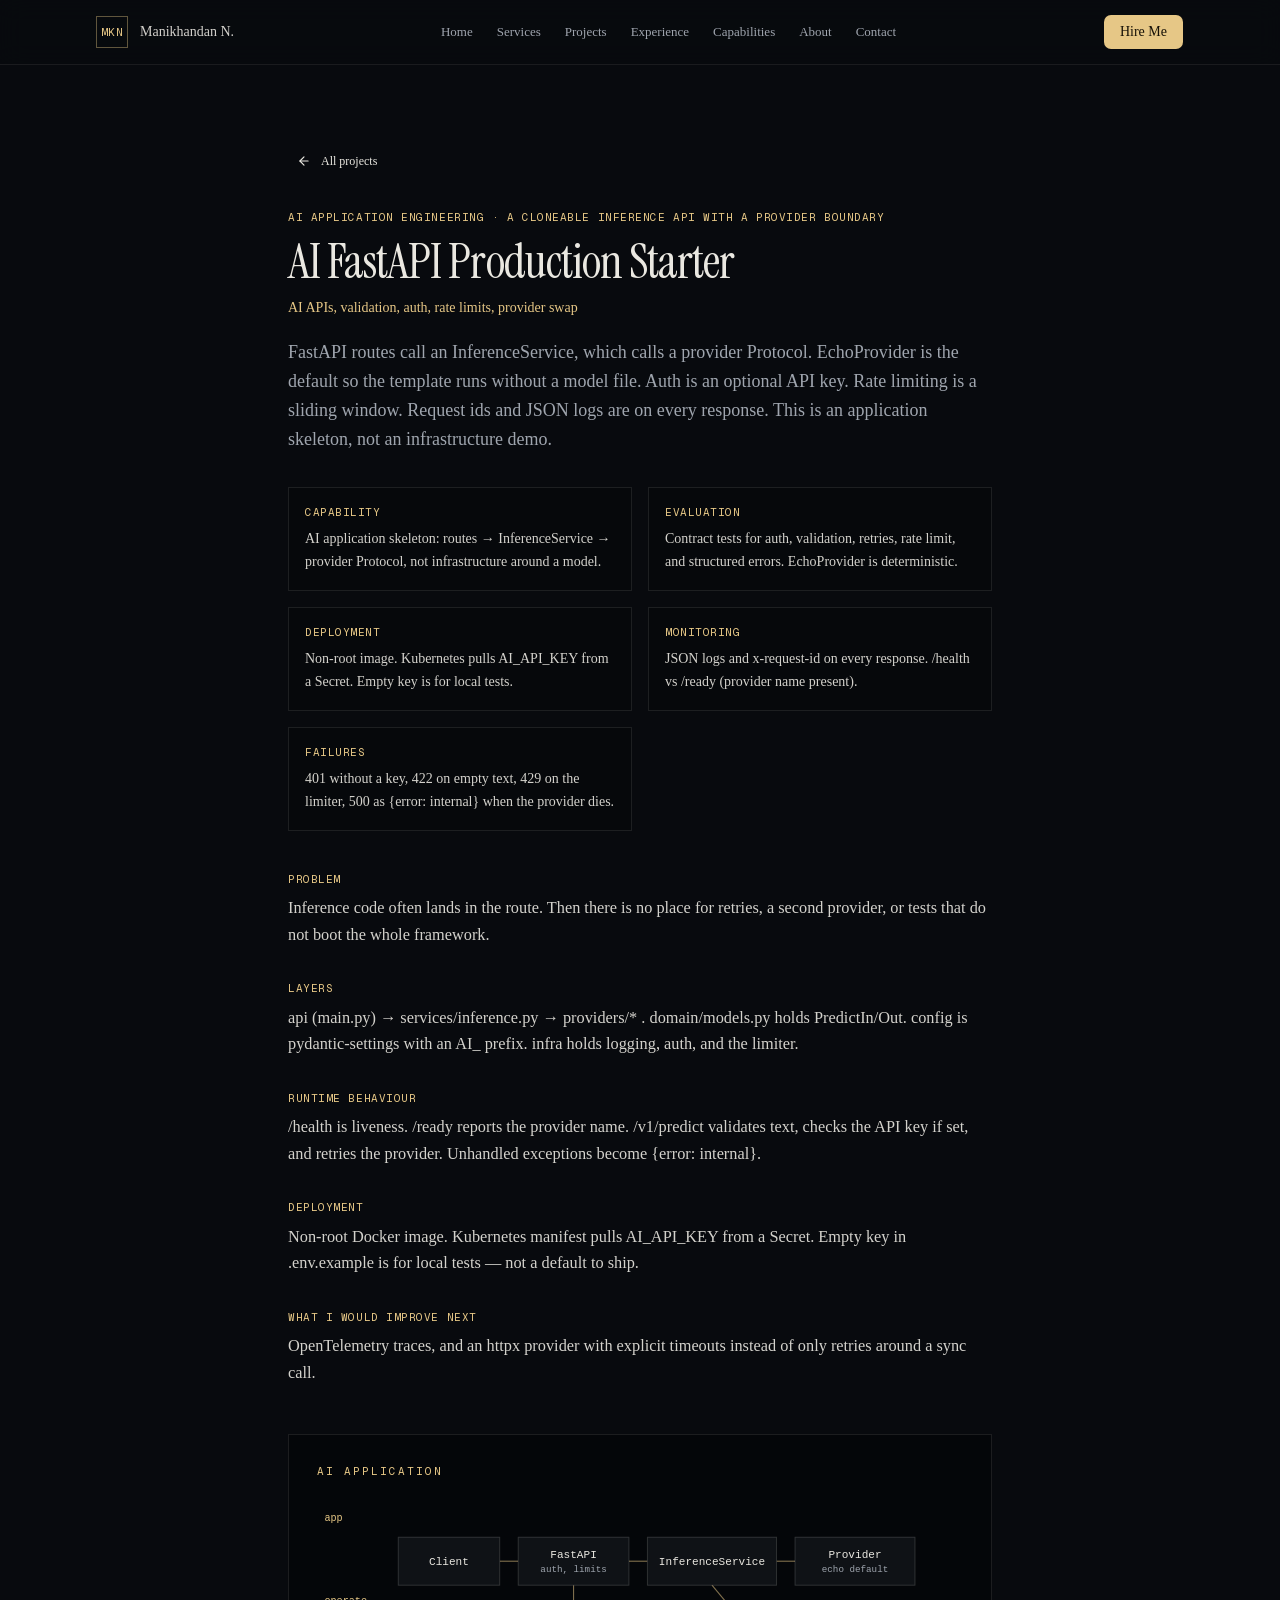
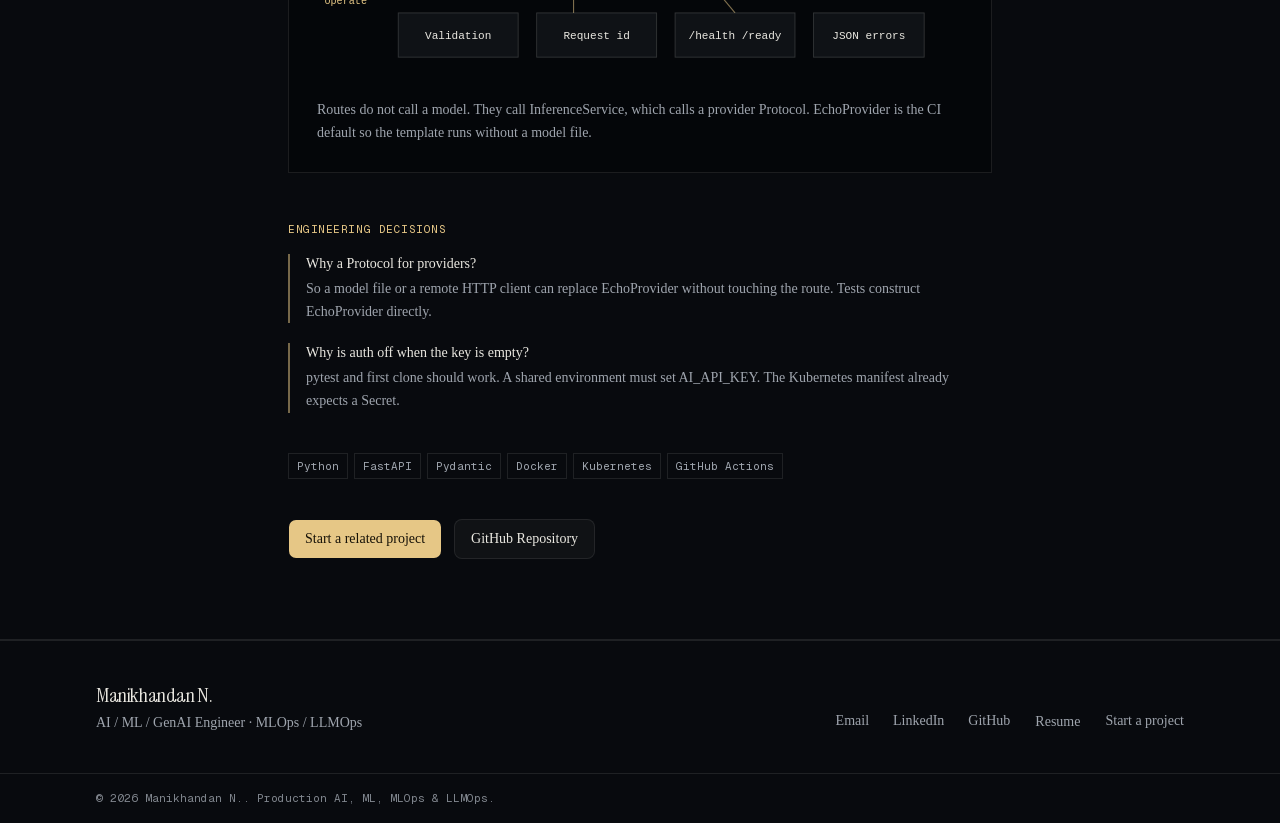
<file: projects/enterprise-ai-nlp-pipeline/index.html>
<!doctype html><meta charset=utf-8><link rel="canonical" href="/projects/ai-fastapi-production-template/"><meta http-equiv="refresh" content="0;url=/projects/ai-fastapi-production-template/"><script>location.replace("/projects/ai-fastapi-production-template/")</script>
</file>
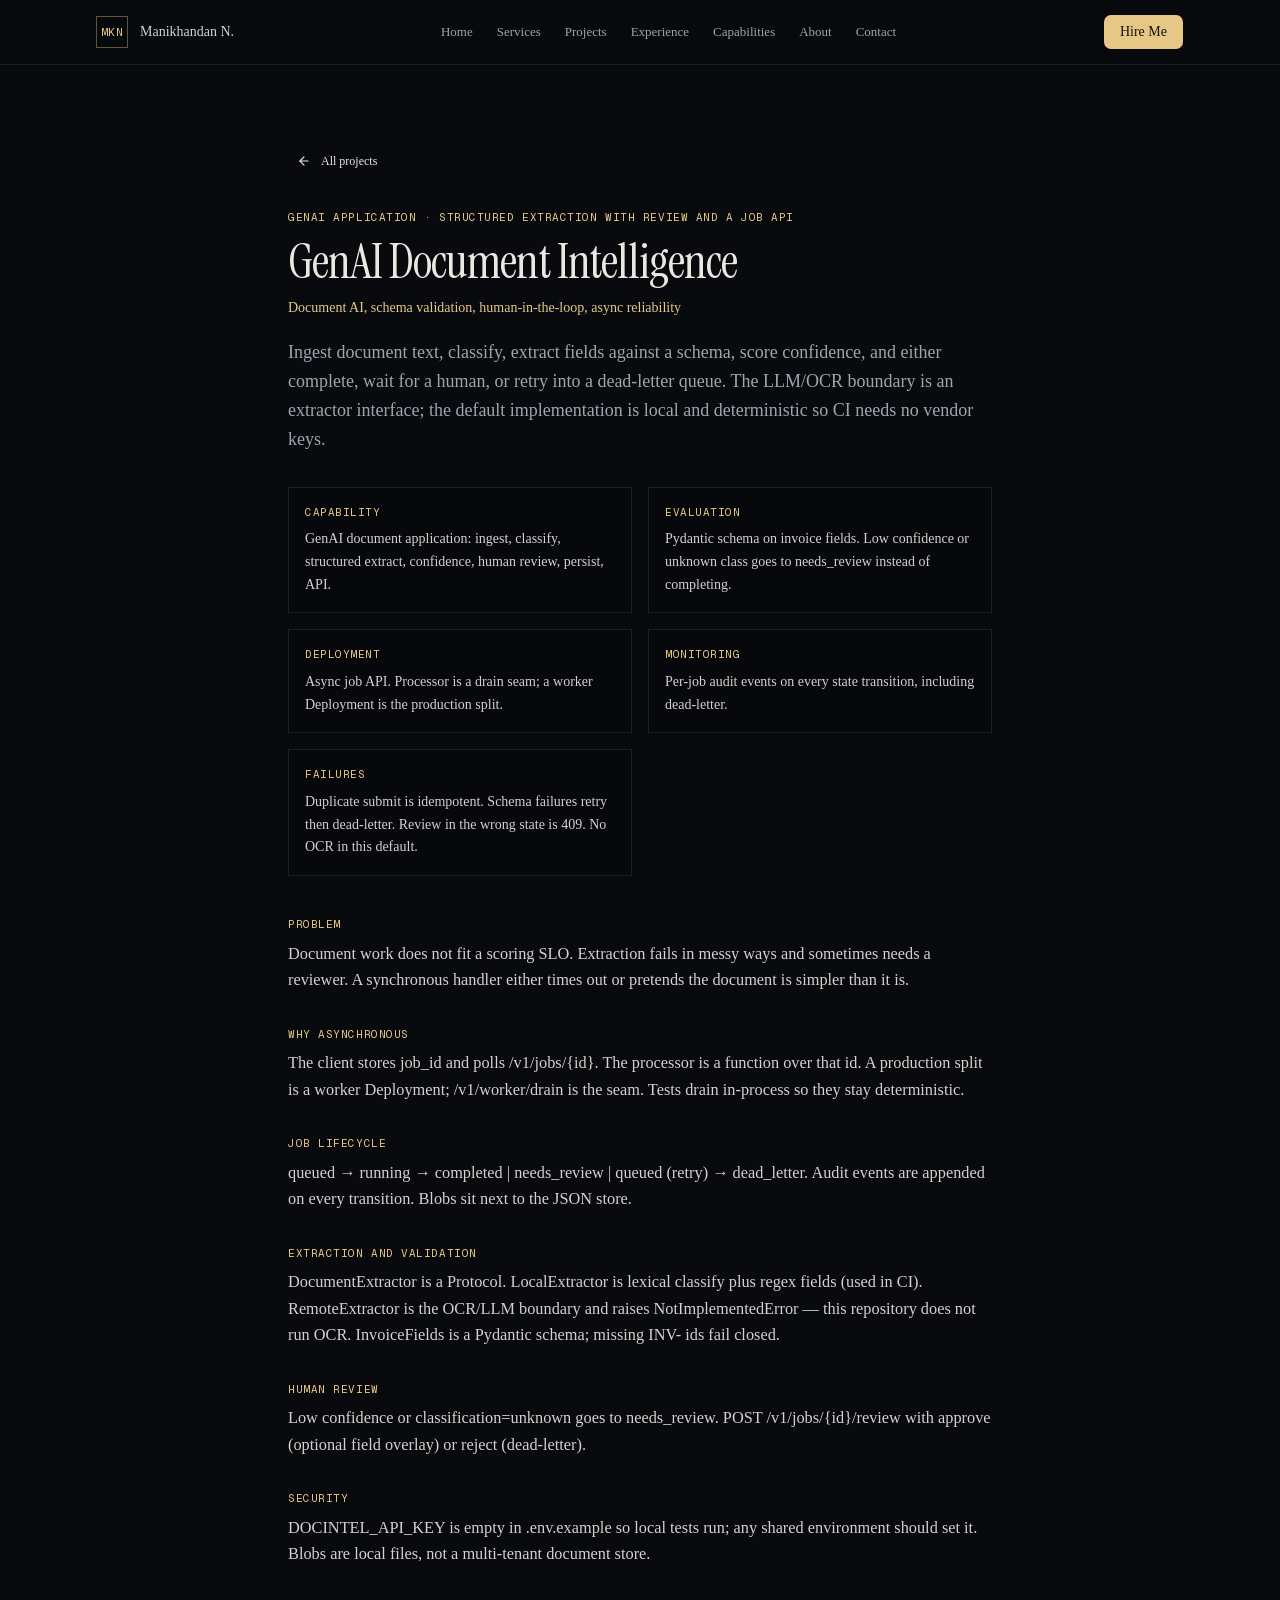
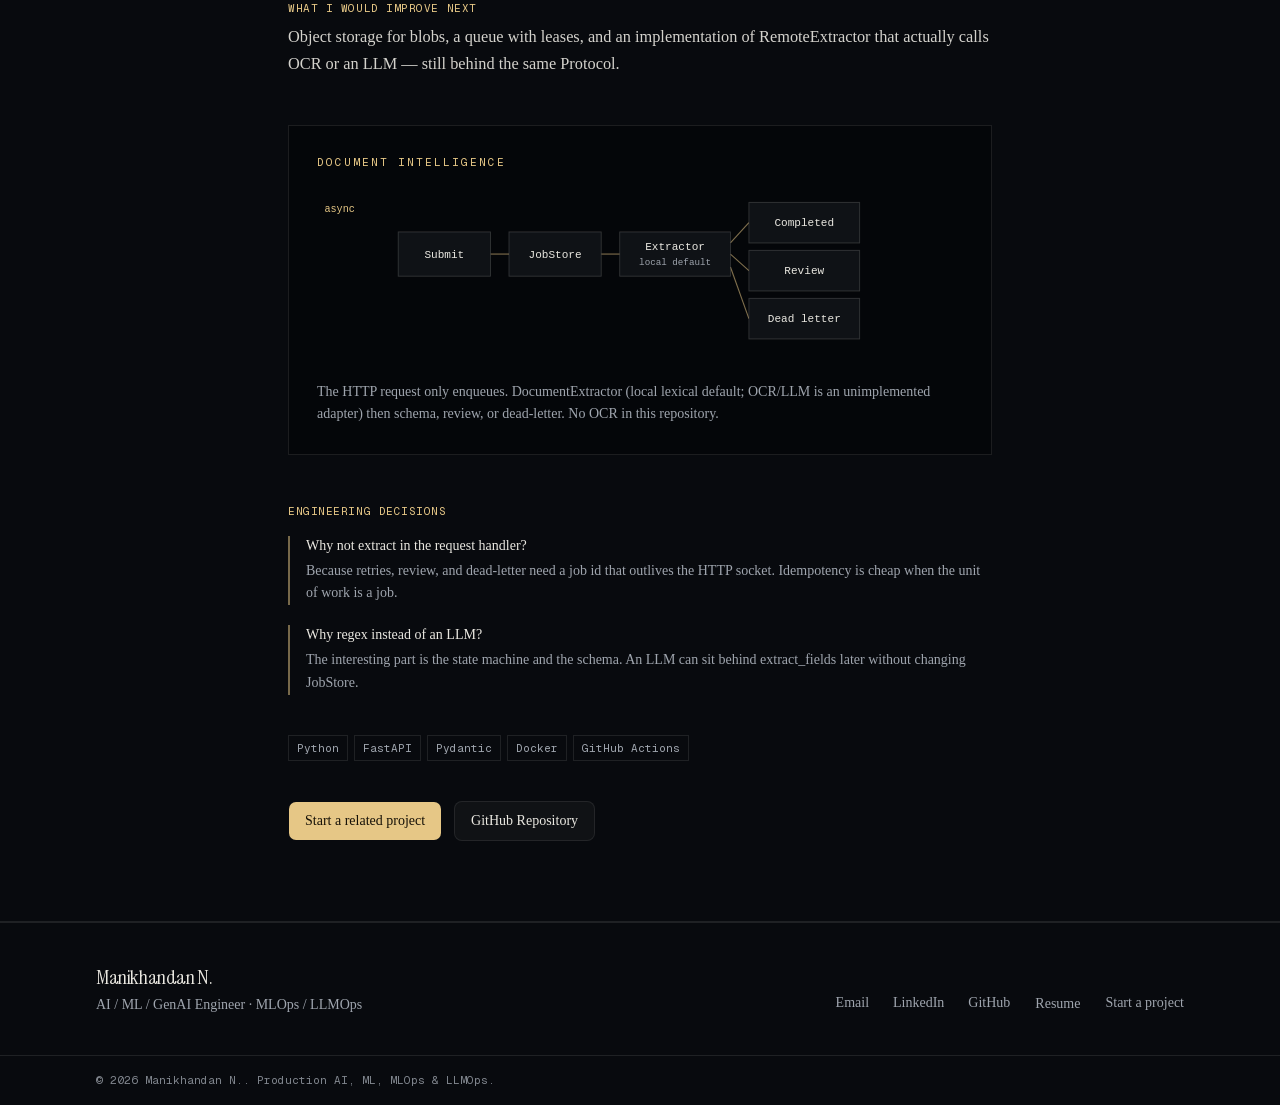
<file: projects/genai-document-intelligence/index.html>
<!DOCTYPE html><!--fOdatZlE19R_L0GvSNxWB--><html lang="en" class="dark"><head><meta charSet="utf-8"/><meta name="viewport" content="width=device-width, initial-scale=1"/><link rel="preload" href="/_next/static/media/22a5144ee8d83bca-s.p.woff2" as="font" crossorigin="" type="font/woff2"/><link rel="preload" href="/_next/static/media/7d4881bb7e1bf84d-s.p.woff2" as="font" crossorigin="" type="font/woff2"/><link rel="preload" href="/_next/static/media/e6099e249fd938cc-s.p.woff2" as="font" crossorigin="" type="font/woff2"/><link rel="stylesheet" href="/_next/static/css/3395996cb38e5df4.css" data-precedence="next"/><link rel="preload" as="script" fetchPriority="low" href="/_next/static/chunks/webpack-cf455cea511e9b8b.js"/><script src="/_next/static/chunks/4bd1b696-c023c6e3521b1417.js" async=""></script><script src="/_next/static/chunks/255-bc8b3b9a93d25a64.js" async=""></script><script src="/_next/static/chunks/main-app-1f7455d4bfa8618a.js" async=""></script><script src="/_next/static/chunks/599-afd55fbd2a74c7d6.js" async=""></script><script src="/_next/static/chunks/916-5ec82ce8904f5d2c.js" async=""></script><script src="/_next/static/chunks/619-ba102abea3e3d0e4.js" async=""></script><script src="/_next/static/chunks/app/projects/%5Bslug%5D/page-7f9ec7bb29367678.js" async=""></script><script src="/_next/static/chunks/405-86494b8451ce4afb.js" async=""></script><script src="/_next/static/chunks/app/layout-2f32b47baa6e3108.js" async=""></script><script src="/_next/static/chunks/app/error-47de71159edfc2f4.js" async=""></script><meta name="next-size-adjust" content=""/><meta name="theme-color" content="#12141a"/><title>GenAI Document Intelligence — Manikhandan N.</title><meta name="description" content="Ingest document text, classify, extract fields against a schema, score confidence, and either complete, wait for a human, or retry into a dead-letter queue. The LLM/OCR boundary is an extractor interface; the default implementation is local and deterministic so CI needs no vendor keys."/><meta name="application-name" content="Manikhandan N."/><link rel="author" href="https://manikhandan.github.io"/><meta name="author" content="Manikhandan N."/><meta name="keywords" content="AI Engineer,Machine Learning,Generative AI,LLM applications,MLOps,LLMOps,RAG,document intelligence,Kubernetes,MLflow,freelance ML engineer"/><meta name="creator" content="Manikhandan N."/><meta name="robots" content="index, follow"/><link rel="canonical" href="https://manikhandan.github.io/projects/genai-document-intelligence/"/><meta property="og:title" content="Manikhandan N. — AI / ML / GenAI Engineer · MLOps / LLMOps"/><meta property="og:description" content="Machine learning, generative AI, and the platform work around them: training and evaluation, RAG and document systems, serving APIs, and the monitoring that says when the data or the model moved. Currently Senior MLOps Engineer at Ford Motor Company. Previously ML / MLOps / LLMOps at Wipro Technologies on the Lloyds Banking Group account."/><meta property="og:url" content="https://manikhandan.github.io/"/><meta property="og:site_name" content="Manikhandan N."/><meta property="og:locale" content="en_US"/><meta property="og:image:alt" content="Manikhandan N. — AI / ML / GenAI Engineer · MLOps / LLMOps"/><meta property="og:image:type" content="image/png"/><meta property="og:image" content="https://manikhandan.github.io/opengraph-image?f0aea31803882fc0"/><meta property="og:image:width" content="1200"/><meta property="og:image:height" content="630"/><meta property="og:type" content="website"/><meta name="twitter:card" content="summary_large_image"/><meta name="twitter:title" content="Manikhandan N. — AI / ML / GenAI Engineer · MLOps / LLMOps"/><meta name="twitter:description" content="Machine learning, generative AI, and the platform work around them: training and evaluation, RAG and document systems, serving APIs, and the monitoring that says when the data or the model moved. Currently Senior MLOps Engineer at Ford Motor Company. Previously ML / MLOps / LLMOps at Wipro Technologies on the Lloyds Banking Group account."/><meta name="twitter:image:alt" content="Manikhandan N. — AI / ML / GenAI Engineer · MLOps / LLMOps"/><meta name="twitter:image:type" content="image/png"/><meta name="twitter:image" content="https://manikhandan.github.io/opengraph-image?f0aea31803882fc0"/><meta name="twitter:image:width" content="1200"/><meta name="twitter:image:height" content="630"/><link rel="icon" href="/favicon.ico" type="image/x-icon" sizes="16x16"/><link rel="icon" href="/icon?c68183a40bc0cbea" type="image/png" sizes="32x32"/><script src="/_next/static/chunks/polyfills-42372ed130431b0a.js" noModule=""></script></head><body class="__variable_246ccd __variable_c29908 __variable_315a98 min-h-screen flex flex-col antialiased"><div hidden=""><!--$--><!--/$--></div><a href="#content" class="sr-only focus:not-sr-only focus:absolute focus:left-4 focus:top-4 focus:z-[100] focus:bg-background focus:px-3 focus:py-2 focus:text-sm">Skip to content</a><script type="application/ld+json">{"@context":"https://schema.org","@graph":[{"@type":"Person","name":"Manikhandan N.","jobTitle":"AI / ML / GenAI Engineer · MLOps / LLMOps","email":"mailto:manikhandan1997@gmail.com","url":"https://manikhandan.github.io","sameAs":["https://www.linkedin.com/in/mani-khandan-n-4360b9335","https://github.com/Manikhandan"],"knowsAbout":["Artificial Intelligence","Machine Learning","Generative AI","LLM applications","MLOps","LLMOps","RAG","Kubernetes"]},{"@type":"ProfessionalService","name":"Manikhandan N. — Freelance AI / ML engineering","description":"Machine learning, generative AI, and the platform work around them: training and evaluation, RAG and document systems, serving APIs, and the monitoring that says when the data or the model moved. Currently Senior MLOps Engineer at Ford Motor Company. Previously ML / MLOps / LLMOps at Wipro Technologies on the Lloyds Banking Group account.","url":"https://manikhandan.github.io","areaServed":"Global","serviceType":["Machine learning engineering","Generative AI and RAG","MLOps and LLMOps"]}]}</script><header class="sticky top-0 z-50 border-b border-border/80 bg-background/80 backdrop-blur-md"><div class="mx-auto flex h-16 max-w-6xl items-center justify-between px-5 sm:px-8"><a class="focus-visible:outline-none focus-visible:ring-2 focus-visible:ring-ring/60 flex items-center gap-3" href="/#home"><span class="flex size-8 items-center justify-center border border-brass/40 font-mono text-[11px] tracking-wider text-brass">MKN</span><span class="hidden text-sm text-foreground/90 sm:block">Manikhandan N.</span></a><nav class="hidden items-center gap-6 lg:flex" aria-label="Primary"><a class="text-[13px] text-muted-foreground transition-colors hover:text-foreground focus-visible:outline-none focus-visible:ring-2 focus-visible:ring-ring/60" href="/#home">Home</a><a class="text-[13px] text-muted-foreground transition-colors hover:text-foreground focus-visible:outline-none focus-visible:ring-2 focus-visible:ring-ring/60" href="/#services">Services</a><a class="text-[13px] text-muted-foreground transition-colors hover:text-foreground focus-visible:outline-none focus-visible:ring-2 focus-visible:ring-ring/60" href="/#projects">Projects</a><a class="text-[13px] text-muted-foreground transition-colors hover:text-foreground focus-visible:outline-none focus-visible:ring-2 focus-visible:ring-ring/60" href="/#experience">Experience</a><a class="text-[13px] text-muted-foreground transition-colors hover:text-foreground focus-visible:outline-none focus-visible:ring-2 focus-visible:ring-ring/60" href="/#stack">Capabilities</a><a class="text-[13px] text-muted-foreground transition-colors hover:text-foreground focus-visible:outline-none focus-visible:ring-2 focus-visible:ring-ring/60" href="/#about">About</a><a class="text-[13px] text-muted-foreground transition-colors hover:text-foreground focus-visible:outline-none focus-visible:ring-2 focus-visible:ring-ring/60" href="/#contact">Contact</a></nav><div class="flex items-center gap-2"><a class="focus-visible:outline-none group/button shrink-0 items-center justify-center rounded-lg border border-transparent bg-clip-padding text-sm font-medium whitespace-nowrap transition-all outline-none select-none focus-visible:border-ring focus-visible:ring-3 focus-visible:ring-ring/50 active:not-aria-[haspopup]:translate-y-px disabled:pointer-events-none disabled:opacity-50 aria-invalid:border-destructive aria-invalid:ring-3 aria-invalid:ring-destructive/20 dark:aria-invalid:border-destructive/50 dark:aria-invalid:ring-destructive/40 [&amp;_svg]:pointer-events-none [&amp;_svg]:shrink-0 [&amp;_svg:not([class*=&#x27;size-&#x27;])]:size-4 bg-primary text-primary-foreground hover:bg-primary/80 gap-1.5 has-data-[icon=inline-end]:pr-2 has-data-[icon=inline-start]:pl-2 hidden h-9 px-4 sm:inline-flex" href="/#contact">Hire Me</a><button type="button" tabindex="0" data-slot="sheet-trigger" aria-label="Open menu" data-base-ui-click-trigger="" id="base-ui-_R_3tpb_" aria-haspopup="dialog" aria-expanded="false" class="group/button inline-flex shrink-0 items-center justify-center rounded-lg border bg-clip-padding text-sm font-medium whitespace-nowrap transition-all outline-none select-none focus-visible:border-ring focus-visible:ring-3 focus-visible:ring-ring/50 active:not-aria-[haspopup]:translate-y-px disabled:pointer-events-none disabled:opacity-50 aria-invalid:border-destructive aria-invalid:ring-3 aria-invalid:ring-destructive/20 dark:aria-invalid:border-destructive/50 dark:aria-invalid:ring-destructive/40 [&amp;_svg]:pointer-events-none [&amp;_svg]:shrink-0 [&amp;_svg:not([class*=&#x27;size-&#x27;])]:size-4 border-border bg-background hover:bg-muted hover:text-foreground aria-expanded:bg-muted aria-expanded:text-foreground dark:border-input dark:bg-input/30 dark:hover:bg-input/50 size-8 lg:hidden"><svg xmlns="http://www.w3.org/2000/svg" width="24" height="24" viewBox="0 0 24 24" fill="none" stroke="currentColor" stroke-width="2" stroke-linecap="round" stroke-linejoin="round" class="lucide lucide-menu" aria-hidden="true"><path d="M4 5h16"></path><path d="M4 12h16"></path><path d="M4 19h16"></path></svg></button></div></div></header><main id="content" class="flex-1"><!--$?--><template id="B:0"></template><div class="mx-auto max-w-6xl px-5 py-24 font-mono text-sm text-muted-foreground">Loading…</div><!--/$--></main><footer class="border-t border-border"><div class="mx-auto flex max-w-6xl flex-col gap-6 px-5 py-10 sm:flex-row sm:items-end sm:justify-between sm:px-8"><div><p class="font-display text-xl text-foreground">Manikhandan N.</p><p class="mt-1 text-sm text-muted-foreground">AI / ML / GenAI Engineer · MLOps / LLMOps</p></div><div class="flex flex-wrap gap-x-6 gap-y-2 text-sm text-muted-foreground"><a href="mailto:manikhandan1997@gmail.com" class="hover:text-foreground">Email</a><a href="https://www.linkedin.com/in/mani-khandan-n-4360b9335" target="_blank" rel="noopener noreferrer" class="hover:text-foreground">LinkedIn</a><a href="https://github.com/Manikhandan" target="_blank" rel="noopener noreferrer" class="hover:text-foreground">GitHub</a><a class="group/button inline-flex shrink-0 items-center justify-center rounded-lg border border-transparent bg-clip-padding font-medium whitespace-nowrap transition-all outline-none select-none focus-visible:border-ring active:not-aria-[haspopup]:translate-y-px disabled:pointer-events-none disabled:opacity-50 aria-invalid:border-destructive aria-invalid:ring-3 aria-invalid:ring-destructive/20 dark:aria-invalid:border-destructive/50 dark:aria-invalid:ring-destructive/40 [&amp;_svg]:pointer-events-none [&amp;_svg]:shrink-0 [&amp;_svg:not([class*=&#x27;size-&#x27;])]:size-4 underline-offset-4 hover:underline gap-1.5 has-data-[icon=inline-end]:pr-2 has-data-[icon=inline-start]:pl-2 focus-visible:outline-none focus-visible:ring-2 focus-visible:ring-ring/60 h-auto px-0 text-sm text-muted-foreground" href="/resume/">Resume</a><a class="focus-visible:outline-none focus-visible:ring-2 focus-visible:ring-ring/60 hover:text-foreground" href="/#contact">Start a project</a></div></div><div class="border-t border-border"><p class="mx-auto max-w-6xl px-5 py-4 font-mono text-[11px] text-muted-foreground/80 sm:px-8">© <!-- -->2026<!-- --> <!-- -->Manikhandan N.<!-- -->. Production AI, ML, MLOps &amp; LLMOps.</p></div></footer><script>requestAnimationFrame(function(){$RT=performance.now()});</script><script src="/_next/static/chunks/webpack-cf455cea511e9b8b.js" id="_R_" async=""></script><div hidden id="S:0"><article class="border-b border-border py-16 sm:py-20"><div class="mx-auto w-full px-5 sm:px-8 max-w-3xl"><a class="focus-visible:outline-none group/button inline-flex shrink-0 items-center justify-center rounded-lg border border-transparent bg-clip-padding font-medium whitespace-nowrap transition-all outline-none select-none focus-visible:border-ring focus-visible:ring-3 focus-visible:ring-ring/50 active:not-aria-[haspopup]:translate-y-px disabled:pointer-events-none disabled:opacity-50 aria-invalid:border-destructive aria-invalid:ring-3 aria-invalid:ring-destructive/20 dark:aria-invalid:border-destructive/50 dark:aria-invalid:ring-destructive/40 [&amp;_svg]:pointer-events-none [&amp;_svg]:shrink-0 [&amp;_svg:not([class*=&#x27;size-&#x27;])]:size-4 hover:bg-muted hover:text-foreground aria-expanded:bg-muted aria-expanded:text-foreground dark:hover:bg-muted/50 gap-1.5 has-data-[icon=inline-end]:pr-2 has-data-[icon=inline-start]:pl-2 h-8 px-0 text-xs" href="/#projects"><svg xmlns="http://www.w3.org/2000/svg" width="24" height="24" viewBox="0 0 24 24" fill="none" stroke="currentColor" stroke-width="2" stroke-linecap="round" stroke-linejoin="round" class="lucide lucide-arrow-left mr-1 size-3.5" aria-hidden="true" data-icon="inline-start"><path d="m12 19-7-7 7-7"></path><path d="M19 12H5"></path></svg>All projects</a><p class="mt-8 font-mono text-[11px] uppercase tracking-wider text-brass">GenAI application<!-- --> · <!-- -->Structured extraction with review and a job API</p><h1 class="mt-3 font-display text-4xl sm:text-5xl">GenAI Document Intelligence</h1><p class="mt-3 text-sm text-brass">Document AI, schema validation, human-in-the-loop, async reliability</p><p class="mt-5 text-lg leading-relaxed text-muted-foreground">Ingest document text, classify, extract fields against a schema, score confidence, and either complete, wait for a human, or retry into a dead-letter queue. The LLM/OCR boundary is an extractor interface; the default implementation is local and deterministic so CI needs no vendor keys.</p><dl class="mt-8 grid gap-4 sm:grid-cols-2"><div class="border border-border bg-ink/40 p-4"><dt class="font-mono text-[11px] uppercase tracking-wider text-brass">Capability</dt><dd class="mt-2 text-sm leading-relaxed text-foreground/90">GenAI document application: ingest, classify, structured extract, confidence, human review, persist, API.</dd></div><div class="border border-border bg-ink/40 p-4"><dt class="font-mono text-[11px] uppercase tracking-wider text-brass">Evaluation</dt><dd class="mt-2 text-sm leading-relaxed text-foreground/90">Pydantic schema on invoice fields. Low confidence or unknown class goes to needs_review instead of completing.</dd></div><div class="border border-border bg-ink/40 p-4"><dt class="font-mono text-[11px] uppercase tracking-wider text-brass">Deployment</dt><dd class="mt-2 text-sm leading-relaxed text-foreground/90">Async job API. Processor is a drain seam; a worker Deployment is the production split.</dd></div><div class="border border-border bg-ink/40 p-4"><dt class="font-mono text-[11px] uppercase tracking-wider text-brass">Monitoring</dt><dd class="mt-2 text-sm leading-relaxed text-foreground/90">Per-job audit events on every state transition, including dead-letter.</dd></div><div class="border border-border bg-ink/40 p-4"><dt class="font-mono text-[11px] uppercase tracking-wider text-brass">Failures</dt><dd class="mt-2 text-sm leading-relaxed text-foreground/90">Duplicate submit is idempotent. Schema failures retry then dead-letter. Review in the wrong state is 409. No OCR in this default.</dd></div></dl><div class="mt-10 space-y-8"><section><h2 class="font-mono text-[11px] uppercase tracking-wider text-brass">Problem</h2><p class="mt-2 text-[1.02rem] leading-relaxed text-foreground/90">Document work does not fit a scoring SLO. Extraction fails in messy ways and sometimes needs a reviewer. A synchronous handler either times out or pretends the document is simpler than it is.</p></section><section><h2 class="font-mono text-[11px] uppercase tracking-wider text-brass">Why asynchronous</h2><p class="mt-2 text-[1.02rem] leading-relaxed text-foreground/90">The client stores job_id and polls /v1/jobs/{id}. The processor is a function over that id. A production split is a worker Deployment; /v1/worker/drain is the seam. Tests drain in-process so they stay deterministic.</p></section><section><h2 class="font-mono text-[11px] uppercase tracking-wider text-brass">Job lifecycle</h2><p class="mt-2 text-[1.02rem] leading-relaxed text-foreground/90">queued → running → completed | needs_review | queued (retry) → dead_letter. Audit events are appended on every transition. Blobs sit next to the JSON store.</p></section><section><h2 class="font-mono text-[11px] uppercase tracking-wider text-brass">Extraction and validation</h2><p class="mt-2 text-[1.02rem] leading-relaxed text-foreground/90">DocumentExtractor is a Protocol. LocalExtractor is lexical classify plus regex fields (used in CI). RemoteExtractor is the OCR/LLM boundary and raises NotImplementedError — this repository does not run OCR. InvoiceFields is a Pydantic schema; missing INV- ids fail closed.</p></section><section><h2 class="font-mono text-[11px] uppercase tracking-wider text-brass">Human review</h2><p class="mt-2 text-[1.02rem] leading-relaxed text-foreground/90">Low confidence or classification=unknown goes to needs_review. POST /v1/jobs/{id}/review with approve (optional field overlay) or reject (dead-letter).</p></section><section><h2 class="font-mono text-[11px] uppercase tracking-wider text-brass">Security</h2><p class="mt-2 text-[1.02rem] leading-relaxed text-foreground/90">DOCINTEL_API_KEY is empty in .env.example so local tests run; any shared environment should set it. Blobs are local files, not a multi-tenant document store.</p></section><section><h2 class="font-mono text-[11px] uppercase tracking-wider text-brass">What I would improve next</h2><p class="mt-2 text-[1.02rem] leading-relaxed text-foreground/90">Object storage for blobs, a queue with leases, and an implementation of RemoteExtractor that actually calls OCR or an LLM — still behind the same Protocol.</p></section></div><div class="mt-12"><figure class="border border-border bg-ink p-5 sm:p-7"><figcaption class="mb-6 font-mono text-[11px] uppercase tracking-[0.18em] text-brass">Document intelligence</figcaption><svg viewBox="0 0 700 180" class="hidden h-auto w-full md:block" role="img" aria-label="Document intelligence"><text x="8" y="18" fill="oklch(0.84 0.09 85)" font-size="11" font-family="ui-monospace, monospace">async</text><line x1="188" y1="64" x2="208" y2="64" stroke="oklch(0.84 0.09 85 / 55%)" stroke-width="1.2"></line><line x1="308" y1="64" x2="328" y2="64" stroke="oklch(0.84 0.09 85 / 55%)" stroke-width="1.2"></line><line x1="448" y1="52" x2="468" y2="30" stroke="oklch(0.84 0.09 85 / 55%)" stroke-width="1.2"></line><line x1="448" y1="64" x2="468" y2="82" stroke="oklch(0.84 0.09 85 / 55%)" stroke-width="1.2"></line><line x1="448" y1="78" x2="468" y2="134" stroke="oklch(0.84 0.09 85 / 55%)" stroke-width="1.2"></line><g><rect x="88" y="40" width="100" height="48" fill="oklch(0.18 0.01 260)" stroke="oklch(0.93 0.01 90 / 18%)"></rect><text x="138" y="68" text-anchor="middle" fill="oklch(0.93 0.01 90)" font-size="12" font-family="ui-monospace, monospace">Submit</text></g><g><rect x="208" y="40" width="100" height="48" fill="oklch(0.18 0.01 260)" stroke="oklch(0.93 0.01 90 / 18%)"></rect><text x="258" y="68" text-anchor="middle" fill="oklch(0.93 0.01 90)" font-size="12" font-family="ui-monospace, monospace">JobStore</text></g><g><rect x="328" y="40" width="120" height="48" fill="oklch(0.18 0.01 260)" stroke="oklch(0.93 0.01 90 / 18%)"></rect><text x="388" y="60" text-anchor="middle" fill="oklch(0.93 0.01 90)" font-size="12" font-family="ui-monospace, monospace">Extractor</text><text x="388" y="76" text-anchor="middle" fill="oklch(0.72 0.015 260)" font-size="10" font-family="ui-monospace, monospace">local default</text></g><g><rect x="468" y="8" width="120" height="44" fill="oklch(0.18 0.01 260)" stroke="oklch(0.93 0.01 90 / 18%)"></rect><text x="528" y="34" text-anchor="middle" fill="oklch(0.93 0.01 90)" font-size="12" font-family="ui-monospace, monospace">Completed</text></g><g><rect x="468" y="60" width="120" height="44" fill="oklch(0.18 0.01 260)" stroke="oklch(0.93 0.01 90 / 18%)"></rect><text x="528" y="86" text-anchor="middle" fill="oklch(0.93 0.01 90)" font-size="12" font-family="ui-monospace, monospace">Review</text></g><g><rect x="468" y="112" width="120" height="44" fill="oklch(0.18 0.01 260)" stroke="oklch(0.93 0.01 90 / 18%)"></rect><text x="528" y="138" text-anchor="middle" fill="oklch(0.93 0.01 90)" font-size="12" font-family="ui-monospace, monospace">Dead letter</text></g></svg><ol class="grid gap-2 md:hidden"><li class="flex items-baseline gap-3 border border-border px-3 py-2"><span class="font-mono text-[11px] text-brass">01</span><span class="font-mono text-xs text-foreground">Submit</span></li><li class="flex items-baseline gap-3 border border-border px-3 py-2"><span class="font-mono text-[11px] text-brass">02</span><span class="font-mono text-xs text-foreground">JobStore</span></li><li class="flex items-baseline gap-3 border border-border px-3 py-2"><span class="font-mono text-[11px] text-brass">03</span><span class="font-mono text-xs text-foreground">Extractor</span><span class="text-xs text-muted-foreground">local default</span></li><li class="flex items-baseline gap-3 border border-border px-3 py-2"><span class="font-mono text-[11px] text-brass">04</span><span class="font-mono text-xs text-foreground">Completed</span></li><li class="flex items-baseline gap-3 border border-border px-3 py-2"><span class="font-mono text-[11px] text-brass">05</span><span class="font-mono text-xs text-foreground">Review</span></li><li class="flex items-baseline gap-3 border border-border px-3 py-2"><span class="font-mono text-[11px] text-brass">06</span><span class="font-mono text-xs text-foreground">Dead letter</span></li></ol><p class="mt-5 text-sm leading-relaxed text-muted-foreground">The HTTP request only enqueues. DocumentExtractor (local lexical default; OCR/LLM is an unimplemented adapter) then schema, review, or dead-letter. No OCR in this repository.</p></figure></div><section class="mt-12"><h2 class="font-mono text-[11px] uppercase tracking-wider text-brass">Engineering decisions</h2><dl class="mt-4 space-y-5"><div class="border-l-2 border-brass/50 pl-4"><dt class="text-sm font-medium text-foreground">Why not extract in the request handler?</dt><dd class="mt-1 text-sm leading-relaxed text-muted-foreground">Because retries, review, and dead-letter need a job id that outlives the HTTP socket. Idempotency is cheap when the unit of work is a job.</dd></div><div class="border-l-2 border-brass/50 pl-4"><dt class="text-sm font-medium text-foreground">Why regex instead of an LLM?</dt><dd class="mt-1 text-sm leading-relaxed text-muted-foreground">The interesting part is the state machine and the schema. An LLM can sit behind extract_fields later without changing JobStore.</dd></div></dl></section><ul class="mt-10 flex flex-wrap gap-1.5"><li class="border border-border px-2 py-1 font-mono text-[11px] text-muted-foreground">Python</li><li class="border border-border px-2 py-1 font-mono text-[11px] text-muted-foreground">FastAPI</li><li class="border border-border px-2 py-1 font-mono text-[11px] text-muted-foreground">Pydantic</li><li class="border border-border px-2 py-1 font-mono text-[11px] text-muted-foreground">Docker</li><li class="border border-border px-2 py-1 font-mono text-[11px] text-muted-foreground">GitHub Actions</li></ul><div class="mt-10 flex flex-wrap gap-3"><a href="mailto:manikhandan1997@gmail.com?subject=GenAI%20Document%20Intelligence%20%E2%80%94%20project%20inquiry" class="group/button inline-flex shrink-0 items-center justify-center rounded-lg border border-transparent bg-clip-padding text-sm font-medium whitespace-nowrap transition-all outline-none select-none focus-visible:border-ring active:not-aria-[haspopup]:translate-y-px disabled:pointer-events-none disabled:opacity-50 aria-invalid:border-destructive aria-invalid:ring-3 aria-invalid:ring-destructive/20 dark:aria-invalid:border-destructive/50 dark:aria-invalid:ring-destructive/40 [&amp;_svg]:pointer-events-none [&amp;_svg]:shrink-0 [&amp;_svg:not([class*=&#x27;size-&#x27;])]:size-4 bg-primary text-primary-foreground hover:bg-primary/80 gap-1.5 has-data-[icon=inline-end]:pr-2 has-data-[icon=inline-start]:pl-2 focus-visible:outline-none focus-visible:ring-2 focus-visible:ring-ring/60 h-10 px-4">Start a related project</a><a href="https://github.com/Manikhandan/genai-document-intelligence" class="group/button inline-flex shrink-0 items-center justify-center rounded-lg border bg-clip-padding text-sm font-medium whitespace-nowrap transition-all outline-none select-none focus-visible:border-ring active:not-aria-[haspopup]:translate-y-px disabled:pointer-events-none disabled:opacity-50 aria-invalid:border-destructive aria-invalid:ring-3 aria-invalid:ring-destructive/20 dark:aria-invalid:border-destructive/50 dark:aria-invalid:ring-destructive/40 [&amp;_svg]:pointer-events-none [&amp;_svg]:shrink-0 [&amp;_svg:not([class*=&#x27;size-&#x27;])]:size-4 border-border bg-background hover:bg-muted hover:text-foreground aria-expanded:bg-muted aria-expanded:text-foreground dark:border-input dark:bg-input/30 dark:hover:bg-input/50 gap-1.5 has-data-[icon=inline-end]:pr-2 has-data-[icon=inline-start]:pl-2 focus-visible:outline-none focus-visible:ring-2 focus-visible:ring-ring/60 h-10 px-4" target="_blank" rel="noopener noreferrer">GitHub Repository</a></div></div></article><!--$--><!--/$--></div><script>$RB=[];$RV=function(a){$RT=performance.now();for(var b=0;b<a.length;b+=2){var c=a[b],e=a[b+1];null!==e.parentNode&&e.parentNode.removeChild(e);var f=c.parentNode;if(f){var g=c.previousSibling,h=0;do{if(c&&8===c.nodeType){var d=c.data;if("/$"===d||"/&"===d)if(0===h)break;else h--;else"$"!==d&&"$?"!==d&&"$~"!==d&&"$!"!==d&&"&"!==d||h++}d=c.nextSibling;f.removeChild(c);c=d}while(c);for(;e.firstChild;)f.insertBefore(e.firstChild,c);g.data="$";g._reactRetry&&requestAnimationFrame(g._reactRetry)}}a.length=0};
$RC=function(a,b){if(b=document.getElementById(b))(a=document.getElementById(a))?(a.previousSibling.data="$~",$RB.push(a,b),2===$RB.length&&("number"!==typeof $RT?requestAnimationFrame($RV.bind(null,$RB)):(a=performance.now(),setTimeout($RV.bind(null,$RB),2300>a&&2E3<a?2300-a:$RT+300-a)))):b.parentNode.removeChild(b)};$RC("B:0","S:0")</script><script>(self.__next_f=self.__next_f||[]).push([0])</script><script>self.__next_f.push([1,"1:\"$Sreact.fragment\"\n3:I[4228,[\"599\",\"static/chunks/599-afd55fbd2a74c7d6.js\",\"916\",\"static/chunks/916-5ec82ce8904f5d2c.js\",\"619\",\"static/chunks/619-ba102abea3e3d0e4.js\",\"419\",\"static/chunks/app/projects/%5Bslug%5D/page-7f9ec7bb29367678.js\"],\"HashOnLoad\"]\n4:I[565,[\"599\",\"static/chunks/599-afd55fbd2a74c7d6.js\",\"916\",\"static/chunks/916-5ec82ce8904f5d2c.js\",\"619\",\"static/chunks/619-ba102abea3e3d0e4.js\",\"405\",\"static/chunks/405-86494b8451ce4afb.js\",\"177\",\"static/chunks/app/layout-2f32b47baa6e3108.js\"],\"Navbar\"]\n5:I[9766,[],\"\"]\n6:I[5664,[\"599\",\"static/chunks/599-afd55fbd2a74c7d6.js\",\"916\",\"static/chunks/916-5ec82ce8904f5d2c.js\",\"619\",\"static/chunks/619-ba102abea3e3d0e4.js\",\"39\",\"static/chunks/app/error-47de71159edfc2f4.js\"],\"default\"]\n7:I[8924,[],\"\"]\n8:I[2619,[\"599\",\"static/chunks/599-afd55fbd2a74c7d6.js\",\"916\",\"static/chunks/916-5ec82ce8904f5d2c.js\",\"619\",\"static/chunks/619-ba102abea3e3d0e4.js\",\"419\",\"static/chunks/app/projects/%5Bslug%5D/page-7f9ec7bb29367678.js\"],\"\"]\nf:I[7150,[],\"\"]\n:HL[\"/_next/static/media/22a5144ee8d83bca-s.p.woff2\",\"font\",{\"crossOrigin\":\"\",\"type\":\"font/woff2\"}]\n:HL[\"/_next/static/media/7d4881bb7e1bf84d-s.p.woff2\",\"font\",{\"crossOrigin\":\"\",\"type\":\"font/woff2\"}]\n:HL[\"/_next/static/media/e6099e249fd938cc-s.p.woff2\",\"font\",{\"crossOrigin\":\"\",\"type\":\"font/woff2\"}]\n:HL[\"/_next/static/css/3395996cb38e5df4.css\",\"style\"]\n2:T41b,"])</script><script>self.__next_f.push([1,"{\"@context\":\"https://schema.org\",\"@graph\":[{\"@type\":\"Person\",\"name\":\"Manikhandan N.\",\"jobTitle\":\"AI / ML / GenAI Engineer · MLOps / LLMOps\",\"email\":\"mailto:manikhandan1997@gmail.com\",\"url\":\"https://manikhandan.github.io\",\"sameAs\":[\"https://www.linkedin.com/in/mani-khandan-n-4360b9335\",\"https://github.com/Manikhandan\"],\"knowsAbout\":[\"Artificial Intelligence\",\"Machine Learning\",\"Generative AI\",\"LLM applications\",\"MLOps\",\"LLMOps\",\"RAG\",\"Kubernetes\"]},{\"@type\":\"ProfessionalService\",\"name\":\"Manikhandan N. — Freelance AI / ML engineering\",\"description\":\"Machine learning, generative AI, and the platform work around them: training and evaluation, RAG and document systems, serving APIs, and the monitoring that says when the data or the model moved. Currently Senior MLOps Engineer at Ford Motor Company. Previously ML / MLOps / LLMOps at Wipro Technologies on the Lloyds Banking Group account.\",\"url\":\"https://manikhandan.github.io\",\"areaServed\":\"Global\",\"serviceType\":[\"Machine learning engineering\",\"Generative AI and RAG\",\"MLOps and LLMOps\"]}]}"])</script><script>self.__next_f.push([1,"0:{\"P\":null,\"b\":\"fOdatZlE19R-L0GvSNxWB\",\"p\":\"\",\"c\":[\"\",\"projects\",\"genai-document-intelligence\",\"\"],\"i\":false,\"f\":[[[\"\",{\"children\":[\"projects\",{\"children\":[[\"slug\",\"genai-document-intelligence\",\"d\"],{\"children\":[\"__PAGE__\",{}]}]}]},\"$undefined\",\"$undefined\",true],[\"\",[\"$\",\"$1\",\"c\",{\"children\":[[[\"$\",\"link\",\"0\",{\"rel\":\"stylesheet\",\"href\":\"/_next/static/css/3395996cb38e5df4.css\",\"precedence\":\"next\",\"crossOrigin\":\"$undefined\",\"nonce\":\"$undefined\"}]],[\"$\",\"html\",null,{\"lang\":\"en\",\"className\":\"dark\",\"children\":[\"$\",\"body\",null,{\"className\":\"__variable_246ccd __variable_c29908 __variable_315a98 min-h-screen flex flex-col antialiased\",\"children\":[[\"$\",\"a\",null,{\"href\":\"#content\",\"className\":\"sr-only focus:not-sr-only focus:absolute focus:left-4 focus:top-4 focus:z-[100] focus:bg-background focus:px-3 focus:py-2 focus:text-sm\",\"children\":\"Skip to content\"}],[\"$\",\"script\",null,{\"type\":\"application/ld+json\",\"dangerouslySetInnerHTML\":{\"__html\":\"$2\"}}],[\"$\",\"$L3\",null,{}],[\"$\",\"$L4\",null,{}],[\"$\",\"main\",null,{\"id\":\"content\",\"className\":\"flex-1\",\"children\":[\"$\",\"$L5\",null,{\"parallelRouterKey\":\"children\",\"error\":\"$6\",\"errorStyles\":[],\"errorScripts\":[],\"template\":[\"$\",\"$L7\",null,{}],\"templateStyles\":\"$undefined\",\"templateScripts\":\"$undefined\",\"notFound\":[[\"$\",\"div\",null,{\"className\":\"mx-auto max-w-xl px-5 py-24\",\"children\":[[\"$\",\"p\",null,{\"className\":\"font-mono text-[11px] uppercase tracking-wider text-brass\",\"children\":\"404\"}],[\"$\",\"h1\",null,{\"className\":\"mt-3 font-display text-4xl\",\"children\":\"This page is not in the repo.\"}],[\"$\",\"p\",null,{\"className\":\"mt-4 text-muted-foreground\",\"children\":[\"Return to the home page or write to \",\"manikhandan1997@gmail.com\",\".\"]}],[\"$\",\"div\",null,{\"className\":\"mt-8 flex flex-wrap gap-3\",\"children\":[[\"$\",\"$L8\",null,{\"href\":\"/\",\"className\":\"group/button inline-flex shrink-0 items-center justify-center rounded-lg border border-transparent bg-clip-padding text-sm font-medium whitespace-nowrap transition-all outline-none select-none focus-visible:border-ring active:not-aria-[haspopup]:translate-y-px disabled:pointer-events-none disabled:opacity-50 aria-invalid:border-destructive aria-invalid:ring-3 aria-invalid:ring-destructive/20 dark:aria-invalid:border-destructive/50 dark:aria-invalid:ring-destructive/40 [\u0026_svg]:pointer-events-none [\u0026_svg]:shrink-0 [\u0026_svg:not([class*='size-'])]:size-4 bg-primary text-primary-foreground hover:bg-primary/80 gap-1.5 has-data-[icon=inline-end]:pr-2 has-data-[icon=inline-start]:pl-2 focus-visible:outline-none focus-visible:ring-2 focus-visible:ring-ring/60 h-10 px-4\",\"children\":\"Back to home\"}],[\"$\",\"a\",null,{\"href\":\"mailto:manikhandan1997@gmail.com?subject=Freelance%20%2F%20contract%20inquiry\",\"className\":\"group/button inline-flex shrink-0 items-center justify-center rounded-lg border bg-clip-padding text-sm font-medium whitespace-nowrap transition-all outline-none select-none focus-visible:border-ring active:not-aria-[haspopup]:translate-y-px disabled:pointer-events-none disabled:opacity-50 aria-invalid:border-destructive aria-invalid:ring-3 aria-invalid:ring-destructive/20 dark:aria-invalid:border-destructive/50 dark:aria-invalid:ring-destructive/40 [\u0026_svg]:pointer-events-none [\u0026_svg]:shrink-0 [\u0026_svg:not([class*='size-'])]:size-4 border-border bg-background hover:bg-muted hover:text-foreground aria-expanded:bg-muted aria-expanded:text-foreground dark:border-input dark:bg-input/30 dark:hover:bg-input/50 gap-1.5 has-data-[icon=inline-end]:pr-2 has-data-[icon=inline-start]:pl-2 focus-visible:outline-none focus-visible:ring-2 focus-visible:ring-ring/60 h-10 px-4\",\"children\":\"Email me\"}]]}]]}],[]],\"forbidden\":\"$undefined\",\"unauthorized\":\"$undefined\"}]}],\"$L9\"]}]}]]}],{\"children\":[\"projects\",\"$La\",{\"children\":[[\"slug\",\"genai-document-intelligence\",\"d\"],\"$Lb\",{\"children\":[\"__PAGE__\",\"$Lc\",{},null,false]},null,false]},null,false]},[\"$Ld\",[],[]],false],\"$Le\",false]],\"m\":\"$undefined\",\"G\":[\"$f\",[]],\"s\":false,\"S\":true}\n"])</script><script>self.__next_f.push([1,"10:I[4228,[\"599\",\"static/chunks/599-afd55fbd2a74c7d6.js\",\"916\",\"static/chunks/916-5ec82ce8904f5d2c.js\",\"619\",\"static/chunks/619-ba102abea3e3d0e4.js\",\"419\",\"static/chunks/app/projects/%5Bslug%5D/page-7f9ec7bb29367678.js\"],\"HashLink\"]\n12:I[4431,[],\"OutletBoundary\"]\n14:I[5278,[],\"AsyncMetadataOutlet\"]\n16:I[4431,[],\"ViewportBoundary\"]\n18:I[4431,[],\"MetadataBoundary\"]\n19:\"$Sreact.suspense\"\n"])</script><script>self.__next_f.push([1,"9:[\"$\",\"footer\",null,{\"className\":\"border-t border-border\",\"children\":[[\"$\",\"div\",null,{\"className\":\"mx-auto flex max-w-6xl flex-col gap-6 px-5 py-10 sm:flex-row sm:items-end sm:justify-between sm:px-8\",\"children\":[[\"$\",\"div\",null,{\"children\":[[\"$\",\"p\",null,{\"className\":\"font-display text-xl text-foreground\",\"children\":\"Manikhandan N.\"}],[\"$\",\"p\",null,{\"className\":\"mt-1 text-sm text-muted-foreground\",\"children\":\"AI / ML / GenAI Engineer · MLOps / LLMOps\"}]]}],[\"$\",\"div\",null,{\"className\":\"flex flex-wrap gap-x-6 gap-y-2 text-sm text-muted-foreground\",\"children\":[[\"$\",\"a\",null,{\"href\":\"mailto:manikhandan1997@gmail.com\",\"className\":\"hover:text-foreground\",\"children\":\"Email\"}],[\"$\",\"a\",null,{\"href\":\"https://www.linkedin.com/in/mani-khandan-n-4360b9335\",\"target\":\"_blank\",\"rel\":\"noopener noreferrer\",\"className\":\"hover:text-foreground\",\"children\":\"LinkedIn\"}],[\"$\",\"a\",null,{\"href\":\"https://github.com/Manikhandan\",\"target\":\"_blank\",\"rel\":\"noopener noreferrer\",\"className\":\"hover:text-foreground\",\"children\":\"GitHub\"}],[\"$\",\"$L8\",null,{\"href\":\"/resume\",\"className\":\"group/button inline-flex shrink-0 items-center justify-center rounded-lg border border-transparent bg-clip-padding font-medium whitespace-nowrap transition-all outline-none select-none focus-visible:border-ring active:not-aria-[haspopup]:translate-y-px disabled:pointer-events-none disabled:opacity-50 aria-invalid:border-destructive aria-invalid:ring-3 aria-invalid:ring-destructive/20 dark:aria-invalid:border-destructive/50 dark:aria-invalid:ring-destructive/40 [\u0026_svg]:pointer-events-none [\u0026_svg]:shrink-0 [\u0026_svg:not([class*='size-'])]:size-4 underline-offset-4 hover:underline gap-1.5 has-data-[icon=inline-end]:pr-2 has-data-[icon=inline-start]:pl-2 focus-visible:outline-none focus-visible:ring-2 focus-visible:ring-ring/60 h-auto px-0 text-sm text-muted-foreground\",\"children\":\"Resume\"}],[\"$\",\"$L10\",null,{\"href\":\"/#contact\",\"hash\":\"contact\",\"className\":\"hover:text-foreground\",\"children\":\"Start a project\"}]]}]]}],[\"$\",\"div\",null,{\"className\":\"border-t border-border\",\"children\":[\"$\",\"p\",null,{\"className\":\"mx-auto max-w-6xl px-5 py-4 font-mono text-[11px] text-muted-foreground/80 sm:px-8\",\"children\":[\"© \",2026,\" \",\"Manikhandan N.\",\". Production AI, ML, MLOps \u0026 LLMOps.\"]}]}]]}]\n"])</script><script>self.__next_f.push([1,"a:[\"$\",\"$1\",\"c\",{\"children\":[null,[\"$\",\"$L5\",null,{\"parallelRouterKey\":\"children\",\"error\":\"$undefined\",\"errorStyles\":\"$undefined\",\"errorScripts\":\"$undefined\",\"template\":[\"$\",\"$L7\",null,{}],\"templateStyles\":\"$undefined\",\"templateScripts\":\"$undefined\",\"notFound\":\"$undefined\",\"forbidden\":\"$undefined\",\"unauthorized\":\"$undefined\"}]]}]\nb:[\"$\",\"$1\",\"c\",{\"children\":[null,[\"$\",\"$L5\",null,{\"parallelRouterKey\":\"children\",\"error\":\"$undefined\",\"errorStyles\":\"$undefined\",\"errorScripts\":\"$undefined\",\"template\":[\"$\",\"$L7\",null,{}],\"templateStyles\":\"$undefined\",\"templateScripts\":\"$undefined\",\"notFound\":\"$undefined\",\"forbidden\":\"$undefined\",\"unauthorized\":\"$undefined\"}]]}]\nc:[\"$\",\"$1\",\"c\",{\"children\":[\"$L11\",null,[\"$\",\"$L12\",null,{\"children\":[\"$L13\",[\"$\",\"$L14\",null,{\"promise\":\"$@15\"}]]}]]}]\nd:[\"$\",\"div\",\"l\",{\"className\":\"mx-auto max-w-6xl px-5 py-24 font-mono text-sm text-muted-foreground\",\"children\":\"Loading…\"}]\ne:[\"$\",\"$1\",\"h\",{\"children\":[null,[[\"$\",\"$L16\",null,{\"children\":\"$L17\"}],[\"$\",\"meta\",null,{\"name\":\"next-size-adjust\",\"content\":\"\"}]],[\"$\",\"$L18\",null,{\"children\":[\"$\",\"div\",null,{\"hidden\":true,\"children\":[\"$\",\"$19\",null,{\"fallback\":null,\"children\":\"$L1a\"}]}]}]]}]\n"])</script><script>self.__next_f.push([1,"1b:I[3352,[\"599\",\"static/chunks/599-afd55fbd2a74c7d6.js\",\"916\",\"static/chunks/916-5ec82ce8904f5d2c.js\",\"619\",\"static/chunks/619-ba102abea3e3d0e4.js\",\"419\",\"static/chunks/app/projects/%5Bslug%5D/page-7f9ec7bb29367678.js\"],\"default\"]\n"])</script><script>self.__next_f.push([1,"11:[\"$\",\"article\",null,{\"className\":\"border-b border-border py-16 sm:py-20\",\"children\":[\"$\",\"div\",null,{\"className\":\"mx-auto w-full px-5 sm:px-8 max-w-3xl\",\"children\":[[\"$\",\"$L10\",null,{\"href\":\"/#projects\",\"hash\":\"projects\",\"className\":\"group/button inline-flex shrink-0 items-center justify-center rounded-lg border border-transparent bg-clip-padding font-medium whitespace-nowrap transition-all outline-none select-none focus-visible:border-ring focus-visible:ring-3 focus-visible:ring-ring/50 active:not-aria-[haspopup]:translate-y-px disabled:pointer-events-none disabled:opacity-50 aria-invalid:border-destructive aria-invalid:ring-3 aria-invalid:ring-destructive/20 dark:aria-invalid:border-destructive/50 dark:aria-invalid:ring-destructive/40 [\u0026_svg]:pointer-events-none [\u0026_svg]:shrink-0 [\u0026_svg:not([class*='size-'])]:size-4 hover:bg-muted hover:text-foreground aria-expanded:bg-muted aria-expanded:text-foreground dark:hover:bg-muted/50 gap-1.5 has-data-[icon=inline-end]:pr-2 has-data-[icon=inline-start]:pl-2 h-8 px-0 text-xs\",\"children\":[[\"$\",\"$L1b\",null,{\"ref\":\"$undefined\",\"icon\":{\"name\":\"arrow-left\",\"size\":24,\"node\":[[\"path\",{\"d\":\"m12 19-7-7 7-7\",\"key\":\"1l729n\"}],[\"path\",{\"d\":\"M19 12H5\",\"key\":\"x3x0zl\"}]]},\"className\":\"mr-1 size-3.5\",\"data-icon\":\"inline-start\"}],\"All projects\"]}],[\"$\",\"p\",null,{\"className\":\"mt-8 font-mono text-[11px] uppercase tracking-wider text-brass\",\"children\":[\"GenAI application\",\" · \",\"Structured extraction with review and a job API\"]}],[\"$\",\"h1\",null,{\"className\":\"mt-3 font-display text-4xl sm:text-5xl\",\"children\":\"GenAI Document Intelligence\"}],[\"$\",\"p\",null,{\"className\":\"mt-3 text-sm text-brass\",\"children\":\"Document AI, schema validation, human-in-the-loop, async reliability\"}],[\"$\",\"p\",null,{\"className\":\"mt-5 text-lg leading-relaxed text-muted-foreground\",\"children\":\"Ingest document text, classify, extract fields against a schema, score confidence, and either complete, wait for a human, or retry into a dead-letter queue. The LLM/OCR boundary is an extractor interface; the default implementation is local and deterministic so CI needs no vendor keys.\"}],[\"$\",\"dl\",null,{\"className\":\"mt-8 grid gap-4 sm:grid-cols-2\",\"children\":[[\"$\",\"div\",\"Capability\",{\"className\":\"border border-border bg-ink/40 p-4\",\"children\":[[\"$\",\"dt\",null,{\"className\":\"font-mono text-[11px] uppercase tracking-wider text-brass\",\"children\":\"Capability\"}],[\"$\",\"dd\",null,{\"className\":\"mt-2 text-sm leading-relaxed text-foreground/90\",\"children\":\"GenAI document application: ingest, classify, structured extract, confidence, human review, persist, API.\"}]]}],[\"$\",\"div\",\"Evaluation\",{\"className\":\"border border-border bg-ink/40 p-4\",\"children\":[[\"$\",\"dt\",null,{\"className\":\"font-mono text-[11px] uppercase tracking-wider text-brass\",\"children\":\"Evaluation\"}],[\"$\",\"dd\",null,{\"className\":\"mt-2 text-sm leading-relaxed text-foreground/90\",\"children\":\"Pydantic schema on invoice fields. Low confidence or unknown class goes to needs_review instead of completing.\"}]]}],[\"$\",\"div\",\"Deployment\",{\"className\":\"border border-border bg-ink/40 p-4\",\"children\":[[\"$\",\"dt\",null,{\"className\":\"font-mono text-[11px] uppercase tracking-wider text-brass\",\"children\":\"Deployment\"}],[\"$\",\"dd\",null,{\"className\":\"mt-2 text-sm leading-relaxed text-foreground/90\",\"children\":\"Async job API. Processor is a drain seam; a worker Deployment is the production split.\"}]]}],[\"$\",\"div\",\"Monitoring\",{\"className\":\"border border-border bg-ink/40 p-4\",\"children\":[[\"$\",\"dt\",null,{\"className\":\"font-mono text-[11px] uppercase tracking-wider text-brass\",\"children\":\"Monitoring\"}],[\"$\",\"dd\",null,{\"className\":\"mt-2 text-sm leading-relaxed text-foreground/90\",\"children\":\"Per-job audit events on every state transition, including dead-letter.\"}]]}],[\"$\",\"div\",\"Failures\",{\"className\":\"border border-border bg-ink/40 p-4\",\"children\":[\"$L1c\",\"$L1d\"]}]]}],\"$L1e\",\"$L1f\",\"$L20\",\"$L21\",\"$L22\"]}]}]\n"])</script><script>self.__next_f.push([1,"1c:[\"$\",\"dt\",null,{\"className\":\"font-mono text-[11px] uppercase tracking-wider text-brass\",\"children\":\"Failures\"}]\n1d:[\"$\",\"dd\",null,{\"className\":\"mt-2 text-sm leading-relaxed text-foreground/90\",\"children\":\"Duplicate submit is idempotent. Schema failures retry then dead-letter. Review in the wrong state is 409. No OCR in this default.\"}]\n"])</script><script>self.__next_f.push([1,"1e:[\"$\",\"div\",null,{\"className\":\"mt-10 space-y-8\",\"children\":[[\"$\",\"section\",null,{\"children\":[[\"$\",\"h2\",null,{\"className\":\"font-mono text-[11px] uppercase tracking-wider text-brass\",\"children\":\"Problem\"}],[\"$\",\"p\",null,{\"className\":\"mt-2 text-[1.02rem] leading-relaxed text-foreground/90\",\"children\":\"Document work does not fit a scoring SLO. Extraction fails in messy ways and sometimes needs a reviewer. A synchronous handler either times out or pretends the document is simpler than it is.\"}]]}],[[\"$\",\"section\",\"Why asynchronous\",{\"children\":[[\"$\",\"h2\",null,{\"className\":\"font-mono text-[11px] uppercase tracking-wider text-brass\",\"children\":\"Why asynchronous\"}],[\"$\",\"p\",null,{\"className\":\"mt-2 text-[1.02rem] leading-relaxed text-foreground/90\",\"children\":\"The client stores job_id and polls /v1/jobs/{id}. The processor is a function over that id. A production split is a worker Deployment; /v1/worker/drain is the seam. Tests drain in-process so they stay deterministic.\"}]]}],[\"$\",\"section\",\"Job lifecycle\",{\"children\":[[\"$\",\"h2\",null,{\"className\":\"font-mono text-[11px] uppercase tracking-wider text-brass\",\"children\":\"Job lifecycle\"}],[\"$\",\"p\",null,{\"className\":\"mt-2 text-[1.02rem] leading-relaxed text-foreground/90\",\"children\":\"queued → running → completed | needs_review | queued (retry) → dead_letter. Audit events are appended on every transition. Blobs sit next to the JSON store.\"}]]}],[\"$\",\"section\",\"Extraction and validation\",{\"children\":[[\"$\",\"h2\",null,{\"className\":\"font-mono text-[11px] uppercase tracking-wider text-brass\",\"children\":\"Extraction and validation\"}],[\"$\",\"p\",null,{\"className\":\"mt-2 text-[1.02rem] leading-relaxed text-foreground/90\",\"children\":\"DocumentExtractor is a Protocol. LocalExtractor is lexical classify plus regex fields (used in CI). RemoteExtractor is the OCR/LLM boundary and raises NotImplementedError — this repository does not run OCR. InvoiceFields is a Pydantic schema; missing INV- ids fail closed.\"}]]}],[\"$\",\"section\",\"Human review\",{\"children\":[[\"$\",\"h2\",null,{\"className\":\"font-mono text-[11px] uppercase tracking-wider text-brass\",\"children\":\"Human review\"}],[\"$\",\"p\",null,{\"className\":\"mt-2 text-[1.02rem] leading-relaxed text-foreground/90\",\"children\":\"Low confidence or classification=unknown goes to needs_review. POST /v1/jobs/{id}/review with approve (optional field overlay) or reject (dead-letter).\"}]]}],[\"$\",\"section\",\"Security\",{\"children\":[[\"$\",\"h2\",null,{\"className\":\"font-mono text-[11px] uppercase tracking-wider text-brass\",\"children\":\"Security\"}],[\"$\",\"p\",null,{\"className\":\"mt-2 text-[1.02rem] leading-relaxed text-foreground/90\",\"children\":\"DOCINTEL_API_KEY is empty in .env.example so local tests run; any shared environment should set it. Blobs are local files, not a multi-tenant document store.\"}]]}],[\"$\",\"section\",\"What I would improve next\",{\"children\":[[\"$\",\"h2\",null,{\"className\":\"font-mono text-[11px] uppercase tracking-wider text-brass\",\"children\":\"What I would improve next\"}],[\"$\",\"p\",null,{\"className\":\"mt-2 text-[1.02rem] leading-relaxed text-foreground/90\",\"children\":\"Object storage for blobs, a queue with leases, and an implementation of RemoteExtractor that actually calls OCR or an LLM — still behind the same Protocol.\"}]]}]]]}]\n"])</script><script>self.__next_f.push([1,"1f:[\"$\",\"div\",null,{\"className\":\"mt-12\",\"children\":[\"$\",\"figure\",null,{\"className\":\"border border-border bg-ink p-5 sm:p-7\",\"children\":[[\"$\",\"figcaption\",null,{\"className\":\"mb-6 font-mono text-[11px] uppercase tracking-[0.18em] text-brass\",\"children\":\"Document intelligence\"}],[\"$\",\"svg\",null,{\"viewBox\":\"0 0 700 180\",\"className\":\"hidden h-auto w-full md:block\",\"role\":\"img\",\"aria-label\":\"Document intelligence\",\"children\":[[[\"$\",\"text\",\"async\",{\"x\":\"8\",\"y\":18,\"fill\":\"oklch(0.84 0.09 85)\",\"fontSize\":\"11\",\"fontFamily\":\"ui-monospace, monospace\",\"children\":\"async\"}]],[[\"$\",\"line\",\"0\",{\"x1\":188,\"y1\":64,\"x2\":208,\"y2\":64,\"stroke\":\"oklch(0.84 0.09 85 / 55%)\",\"strokeWidth\":\"1.2\"}],[\"$\",\"line\",\"1\",{\"x1\":308,\"y1\":64,\"x2\":328,\"y2\":64,\"stroke\":\"oklch(0.84 0.09 85 / 55%)\",\"strokeWidth\":\"1.2\"}],[\"$\",\"line\",\"2\",{\"x1\":448,\"y1\":52,\"x2\":468,\"y2\":30,\"stroke\":\"oklch(0.84 0.09 85 / 55%)\",\"strokeWidth\":\"1.2\"}],[\"$\",\"line\",\"3\",{\"x1\":448,\"y1\":64,\"x2\":468,\"y2\":82,\"stroke\":\"oklch(0.84 0.09 85 / 55%)\",\"strokeWidth\":\"1.2\"}],[\"$\",\"line\",\"4\",{\"x1\":448,\"y1\":78,\"x2\":468,\"y2\":134,\"stroke\":\"oklch(0.84 0.09 85 / 55%)\",\"strokeWidth\":\"1.2\"}]],[[\"$\",\"g\",\"Submit88\",{\"children\":[[\"$\",\"rect\",null,{\"x\":88,\"y\":40,\"width\":100,\"height\":48,\"fill\":\"oklch(0.18 0.01 260)\",\"stroke\":\"oklch(0.93 0.01 90 / 18%)\"}],[\"$\",\"text\",null,{\"x\":138,\"y\":68,\"textAnchor\":\"middle\",\"fill\":\"oklch(0.93 0.01 90)\",\"fontSize\":\"12\",\"fontFamily\":\"ui-monospace, monospace\",\"children\":\"Submit\"}],null]}],[\"$\",\"g\",\"JobStore208\",{\"children\":[[\"$\",\"rect\",null,{\"x\":208,\"y\":40,\"width\":100,\"height\":48,\"fill\":\"oklch(0.18 0.01 260)\",\"stroke\":\"oklch(0.93 0.01 90 / 18%)\"}],[\"$\",\"text\",null,{\"x\":258,\"y\":68,\"textAnchor\":\"middle\",\"fill\":\"oklch(0.93 0.01 90)\",\"fontSize\":\"12\",\"fontFamily\":\"ui-monospace, monospace\",\"children\":\"JobStore\"}],null]}],[\"$\",\"g\",\"Extractor328\",{\"children\":[[\"$\",\"rect\",null,{\"x\":328,\"y\":40,\"width\":120,\"height\":48,\"fill\":\"oklch(0.18 0.01 260)\",\"stroke\":\"oklch(0.93 0.01 90 / 18%)\"}],[\"$\",\"text\",null,{\"x\":388,\"y\":60,\"textAnchor\":\"middle\",\"fill\":\"oklch(0.93 0.01 90)\",\"fontSize\":\"12\",\"fontFamily\":\"ui-monospace, monospace\",\"children\":\"Extractor\"}],[\"$\",\"text\",null,{\"x\":388,\"y\":76,\"textAnchor\":\"middle\",\"fill\":\"oklch(0.72 0.015 260)\",\"fontSize\":\"10\",\"fontFamily\":\"ui-monospace, monospace\",\"children\":\"local default\"}]]}],[\"$\",\"g\",\"Completed468\",{\"children\":[[\"$\",\"rect\",null,{\"x\":468,\"y\":8,\"width\":120,\"height\":44,\"fill\":\"oklch(0.18 0.01 260)\",\"stroke\":\"oklch(0.93 0.01 90 / 18%)\"}],[\"$\",\"text\",null,{\"x\":528,\"y\":34,\"textAnchor\":\"middle\",\"fill\":\"oklch(0.93 0.01 90)\",\"fontSize\":\"12\",\"fontFamily\":\"ui-monospace, monospace\",\"children\":\"Completed\"}],null]}],[\"$\",\"g\",\"Review468\",{\"children\":[[\"$\",\"rect\",null,{\"x\":468,\"y\":60,\"width\":120,\"height\":44,\"fill\":\"oklch(0.18 0.01 260)\",\"stroke\":\"oklch(0.93 0.01 90 / 18%)\"}],[\"$\",\"text\",null,{\"x\":528,\"y\":86,\"textAnchor\":\"middle\",\"fill\":\"oklch(0.93 0.01 90)\",\"fontSize\":\"12\",\"fontFamily\":\"ui-monospace, monospace\",\"children\":\"Review\"}],null]}],[\"$\",\"g\",\"Dead letter468\",{\"children\":[[\"$\",\"rect\",null,{\"x\":468,\"y\":112,\"width\":120,\"height\":44,\"fill\":\"oklch(0.18 0.01 260)\",\"stroke\":\"oklch(0.93 0.01 90 / 18%)\"}],[\"$\",\"text\",null,{\"x\":528,\"y\":138,\"textAnchor\":\"middle\",\"fill\":\"oklch(0.93 0.01 90)\",\"fontSize\":\"12\",\"fontFamily\":\"ui-monospace, monospace\",\"children\":\"Dead letter\"}],null]}]]]}],[\"$\",\"ol\",null,{\"className\":\"grid gap-2 md:hidden\",\"children\":[[\"$\",\"li\",\"Submit0\",{\"className\":\"flex items-baseline gap-3 border border-border px-3 py-2\",\"children\":[[\"$\",\"span\",null,{\"className\":\"font-mono text-[11px] text-brass\",\"children\":\"01\"}],[\"$\",\"span\",null,{\"className\":\"font-mono text-xs text-foreground\",\"children\":\"Submit\"}],null]}],[\"$\",\"li\",\"JobStore1\",{\"className\":\"flex items-baseline gap-3 border border-border px-3 py-2\",\"children\":[[\"$\",\"span\",null,{\"className\":\"font-mono text-[11px] text-brass\",\"children\":\"02\"}],[\"$\",\"span\",null,{\"className\":\"font-mono text-xs text-foreground\",\"children\":\"JobStore\"}],null]}],[\"$\",\"li\",\"Extractor2\",{\"className\":\"flex items-baseline gap-3 border border-border px-3 py-2\",\"children\":[[\"$\",\"span\",null,{\"className\":\"font-mono text-[11px] text-brass\",\"children\":\"03\"}],[\"$\",\"span\",null,{\"className\":\"font-mono text-xs text-foreground\",\"children\":\"Extractor\"}],[\"$\",\"span\",null,{\"className\":\"text-xs text-muted-foreground\",\"children\":\"local default\"}]]}],[\"$\",\"li\",\"Completed3\",{\"className\":\"flex items-baseline gap-3 border border-border px-3 py-2\",\"children\":[[\"$\",\"span\",null,{\"className\":\"font-mono text-[11px] text-brass\",\"children\":\"04\"}],[\"$\",\"span\",null,{\"className\":\"font-mono text-xs text-foreground\",\"children\":\"Completed\"}],null]}],[\"$\",\"li\",\"Review4\",{\"className\":\"flex items-baseline gap-3 border border-border px-3 py-2\",\"children\":[[\"$\",\"span\",null,{\"className\":\"font-mono text-[11px] text-brass\",\"children\":\"05\"}],\"$L23\",null]}],\"$L24\"]}],\"$L25\"]}]}]\n"])</script><script>self.__next_f.push([1,"20:[\"$\",\"section\",null,{\"className\":\"mt-12\",\"children\":[[\"$\",\"h2\",null,{\"className\":\"font-mono text-[11px] uppercase tracking-wider text-brass\",\"children\":\"Engineering decisions\"}],[\"$\",\"dl\",null,{\"className\":\"mt-4 space-y-5\",\"children\":[[\"$\",\"div\",\"Why not extract in the request handler?\",{\"className\":\"border-l-2 border-brass/50 pl-4\",\"children\":[[\"$\",\"dt\",null,{\"className\":\"text-sm font-medium text-foreground\",\"children\":\"Why not extract in the request handler?\"}],[\"$\",\"dd\",null,{\"className\":\"mt-1 text-sm leading-relaxed text-muted-foreground\",\"children\":\"Because retries, review, and dead-letter need a job id that outlives the HTTP socket. Idempotency is cheap when the unit of work is a job.\"}]]}],[\"$\",\"div\",\"Why regex instead of an LLM?\",{\"className\":\"border-l-2 border-brass/50 pl-4\",\"children\":[[\"$\",\"dt\",null,{\"className\":\"text-sm font-medium text-foreground\",\"children\":\"Why regex instead of an LLM?\"}],[\"$\",\"dd\",null,{\"className\":\"mt-1 text-sm leading-relaxed text-muted-foreground\",\"children\":\"The interesting part is the state machine and the schema. An LLM can sit behind extract_fields later without changing JobStore.\"}]]}]]}]]}]\n"])</script><script>self.__next_f.push([1,"21:[\"$\",\"ul\",null,{\"className\":\"mt-10 flex flex-wrap gap-1.5\",\"children\":[[\"$\",\"li\",\"Python\",{\"className\":\"border border-border px-2 py-1 font-mono text-[11px] text-muted-foreground\",\"children\":\"Python\"}],[\"$\",\"li\",\"FastAPI\",{\"className\":\"border border-border px-2 py-1 font-mono text-[11px] text-muted-foreground\",\"children\":\"FastAPI\"}],[\"$\",\"li\",\"Pydantic\",{\"className\":\"border border-border px-2 py-1 font-mono text-[11px] text-muted-foreground\",\"children\":\"Pydantic\"}],[\"$\",\"li\",\"Docker\",{\"className\":\"border border-border px-2 py-1 font-mono text-[11px] text-muted-foreground\",\"children\":\"Docker\"}],[\"$\",\"li\",\"GitHub Actions\",{\"className\":\"border border-border px-2 py-1 font-mono text-[11px] text-muted-foreground\",\"children\":\"GitHub Actions\"}]]}]\n"])</script><script>self.__next_f.push([1,"22:[\"$\",\"div\",null,{\"className\":\"mt-10 flex flex-wrap gap-3\",\"children\":[[\"$\",\"a\",null,{\"href\":\"mailto:manikhandan1997@gmail.com?subject=GenAI%20Document%20Intelligence%20%E2%80%94%20project%20inquiry\",\"className\":\"group/button inline-flex shrink-0 items-center justify-center rounded-lg border border-transparent bg-clip-padding text-sm font-medium whitespace-nowrap transition-all outline-none select-none focus-visible:border-ring active:not-aria-[haspopup]:translate-y-px disabled:pointer-events-none disabled:opacity-50 aria-invalid:border-destructive aria-invalid:ring-3 aria-invalid:ring-destructive/20 dark:aria-invalid:border-destructive/50 dark:aria-invalid:ring-destructive/40 [\u0026_svg]:pointer-events-none [\u0026_svg]:shrink-0 [\u0026_svg:not([class*='size-'])]:size-4 bg-primary text-primary-foreground hover:bg-primary/80 gap-1.5 has-data-[icon=inline-end]:pr-2 has-data-[icon=inline-start]:pl-2 focus-visible:outline-none focus-visible:ring-2 focus-visible:ring-ring/60 h-10 px-4\",\"children\":\"Start a related project\"}],[\"$\",\"a\",null,{\"href\":\"https://github.com/Manikhandan/genai-document-intelligence\",\"className\":\"group/button inline-flex shrink-0 items-center justify-center rounded-lg border bg-clip-padding text-sm font-medium whitespace-nowrap transition-all outline-none select-none focus-visible:border-ring active:not-aria-[haspopup]:translate-y-px disabled:pointer-events-none disabled:opacity-50 aria-invalid:border-destructive aria-invalid:ring-3 aria-invalid:ring-destructive/20 dark:aria-invalid:border-destructive/50 dark:aria-invalid:ring-destructive/40 [\u0026_svg]:pointer-events-none [\u0026_svg]:shrink-0 [\u0026_svg:not([class*='size-'])]:size-4 border-border bg-background hover:bg-muted hover:text-foreground aria-expanded:bg-muted aria-expanded:text-foreground dark:border-input dark:bg-input/30 dark:hover:bg-input/50 gap-1.5 has-data-[icon=inline-end]:pr-2 has-data-[icon=inline-start]:pl-2 focus-visible:outline-none focus-visible:ring-2 focus-visible:ring-ring/60 h-10 px-4\",\"target\":\"_blank\",\"rel\":\"noopener noreferrer\",\"children\":\"GitHub Repository\"}]]}]\n"])</script><script>self.__next_f.push([1,"23:[\"$\",\"span\",null,{\"className\":\"font-mono text-xs text-foreground\",\"children\":\"Review\"}]\n24:[\"$\",\"li\",\"Dead letter5\",{\"className\":\"flex items-baseline gap-3 border border-border px-3 py-2\",\"children\":[[\"$\",\"span\",null,{\"className\":\"font-mono text-[11px] text-brass\",\"children\":\"06\"}],[\"$\",\"span\",null,{\"className\":\"font-mono text-xs text-foreground\",\"children\":\"Dead letter\"}],null]}]\n25:[\"$\",\"p\",null,{\"className\":\"mt-5 text-sm leading-relaxed text-muted-foreground\",\"children\":\"The HTTP request only enqueues. DocumentExtractor (local lexical default; OCR/LLM is an unimplemented adapter) then schema, review, or dead-letter. No OCR in this repository.\"}]\n"])</script><script>self.__next_f.push([1,"17:[[\"$\",\"meta\",\"0\",{\"charSet\":\"utf-8\"}],[\"$\",\"meta\",\"1\",{\"name\":\"viewport\",\"content\":\"width=device-width, initial-scale=1\"}],[\"$\",\"meta\",\"2\",{\"name\":\"theme-color\",\"content\":\"#12141a\"}]]\n13:null\n"])</script><script>self.__next_f.push([1,"26:I[622,[],\"IconMark\"]\n"])</script><script>self.__next_f.push([1,"15:{\"metadata\":[[\"$\",\"title\",\"0\",{\"children\":\"GenAI Document Intelligence — Manikhandan N.\"}],[\"$\",\"meta\",\"1\",{\"name\":\"description\",\"content\":\"Ingest document text, classify, extract fields against a schema, score confidence, and either complete, wait for a human, or retry into a dead-letter queue. The LLM/OCR boundary is an extractor interface; the default implementation is local and deterministic so CI needs no vendor keys.\"}],[\"$\",\"meta\",\"2\",{\"name\":\"application-name\",\"content\":\"Manikhandan N.\"}],[\"$\",\"link\",\"3\",{\"rel\":\"author\",\"href\":\"https://manikhandan.github.io\"}],[\"$\",\"meta\",\"4\",{\"name\":\"author\",\"content\":\"Manikhandan N.\"}],[\"$\",\"meta\",\"5\",{\"name\":\"keywords\",\"content\":\"AI Engineer,Machine Learning,Generative AI,LLM applications,MLOps,LLMOps,RAG,document intelligence,Kubernetes,MLflow,freelance ML engineer\"}],[\"$\",\"meta\",\"6\",{\"name\":\"creator\",\"content\":\"Manikhandan N.\"}],[\"$\",\"meta\",\"7\",{\"name\":\"robots\",\"content\":\"index, follow\"}],[\"$\",\"link\",\"8\",{\"rel\":\"canonical\",\"href\":\"https://manikhandan.github.io/projects/genai-document-intelligence/\"}],[\"$\",\"meta\",\"9\",{\"property\":\"og:title\",\"content\":\"Manikhandan N. — AI / ML / GenAI Engineer · MLOps / LLMOps\"}],[\"$\",\"meta\",\"10\",{\"property\":\"og:description\",\"content\":\"Machine learning, generative AI, and the platform work around them: training and evaluation, RAG and document systems, serving APIs, and the monitoring that says when the data or the model moved. Currently Senior MLOps Engineer at Ford Motor Company. Previously ML / MLOps / LLMOps at Wipro Technologies on the Lloyds Banking Group account.\"}],[\"$\",\"meta\",\"11\",{\"property\":\"og:url\",\"content\":\"https://manikhandan.github.io/\"}],[\"$\",\"meta\",\"12\",{\"property\":\"og:site_name\",\"content\":\"Manikhandan N.\"}],[\"$\",\"meta\",\"13\",{\"property\":\"og:locale\",\"content\":\"en_US\"}],[\"$\",\"meta\",\"14\",{\"property\":\"og:image:alt\",\"content\":\"Manikhandan N. — AI / ML / GenAI Engineer · MLOps / LLMOps\"}],[\"$\",\"meta\",\"15\",{\"property\":\"og:image:type\",\"content\":\"image/png\"}],[\"$\",\"meta\",\"16\",{\"property\":\"og:image\",\"content\":\"https://manikhandan.github.io/opengraph-image?f0aea31803882fc0\"}],[\"$\",\"meta\",\"17\",{\"property\":\"og:image:width\",\"content\":\"1200\"}],[\"$\",\"meta\",\"18\",{\"property\":\"og:image:height\",\"content\":\"630\"}],[\"$\",\"meta\",\"19\",{\"property\":\"og:type\",\"content\":\"website\"}],[\"$\",\"meta\",\"20\",{\"name\":\"twitter:card\",\"content\":\"summary_large_image\"}],[\"$\",\"meta\",\"21\",{\"name\":\"twitter:title\",\"content\":\"Manikhandan N. — AI / ML / GenAI Engineer · MLOps / LLMOps\"}],[\"$\",\"meta\",\"22\",{\"name\":\"twitter:description\",\"content\":\"Machine learning, generative AI, and the platform work around them: training and evaluation, RAG and document systems, serving APIs, and the monitoring that says when the data or the model moved. Currently Senior MLOps Engineer at Ford Motor Company. Previously ML / MLOps / LLMOps at Wipro Technologies on the Lloyds Banking Group account.\"}],[\"$\",\"meta\",\"23\",{\"name\":\"twitter:image:alt\",\"content\":\"Manikhandan N. — AI / ML / GenAI Engineer · MLOps / LLMOps\"}],[\"$\",\"meta\",\"24\",{\"name\":\"twitter:image:type\",\"content\":\"image/png\"}],[\"$\",\"meta\",\"25\",{\"name\":\"twitter:image\",\"content\":\"https://manikhandan.github.io/opengraph-image?f0aea31803882fc0\"}],[\"$\",\"meta\",\"26\",{\"name\":\"twitter:image:width\",\"content\":\"1200\"}],[\"$\",\"meta\",\"27\",{\"name\":\"twitter:image:height\",\"content\":\"630\"}],[\"$\",\"link\",\"28\",{\"rel\":\"icon\",\"href\":\"/favicon.ico\",\"type\":\"image/x-icon\",\"sizes\":\"16x16\"}],[\"$\",\"link\",\"29\",{\"rel\":\"icon\",\"href\":\"/icon?c68183a40bc0cbea\",\"alt\":\"$undefined\",\"type\":\"image/png\",\"sizes\":\"32x32\"}],[\"$\",\"$L26\",\"30\",{}]],\"error\":null,\"digest\":\"$undefined\"}\n"])</script><script>self.__next_f.push([1,"1a:\"$15:metadata\"\n"])</script></body></html>
</file>
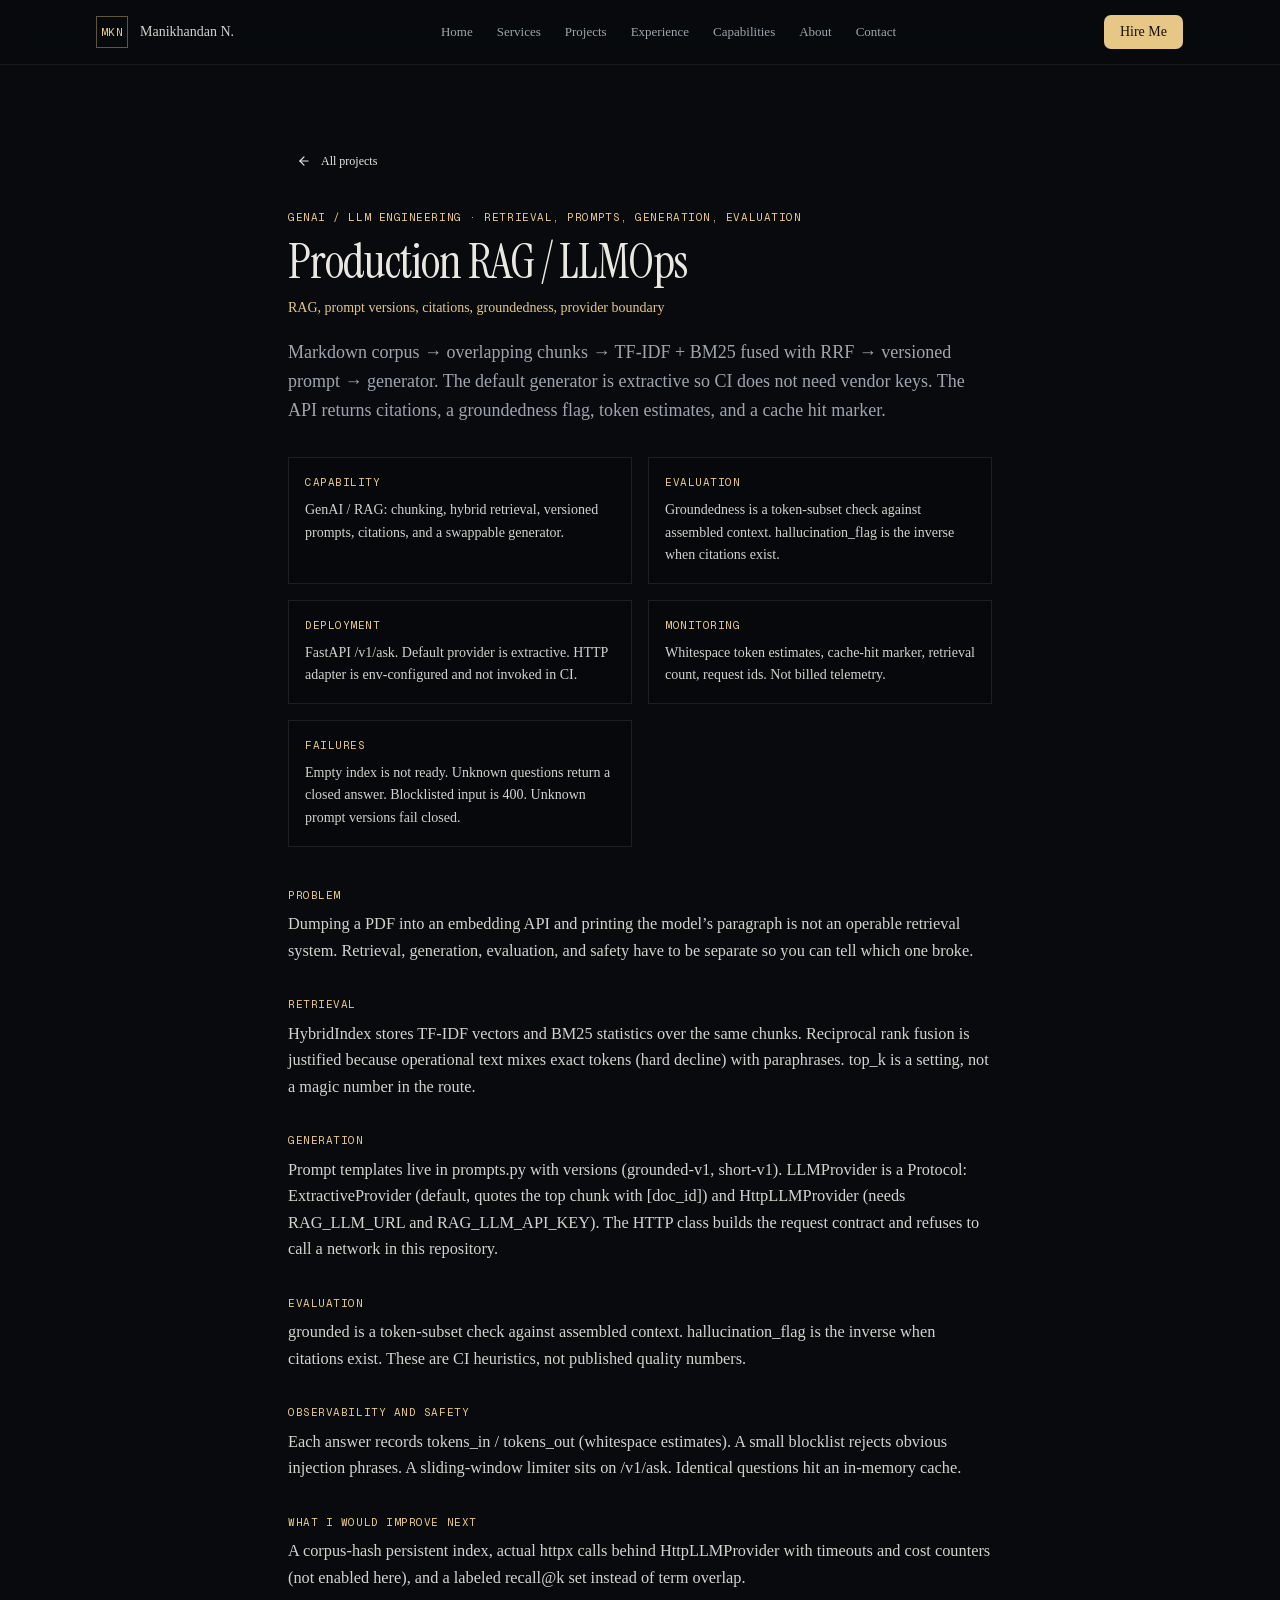
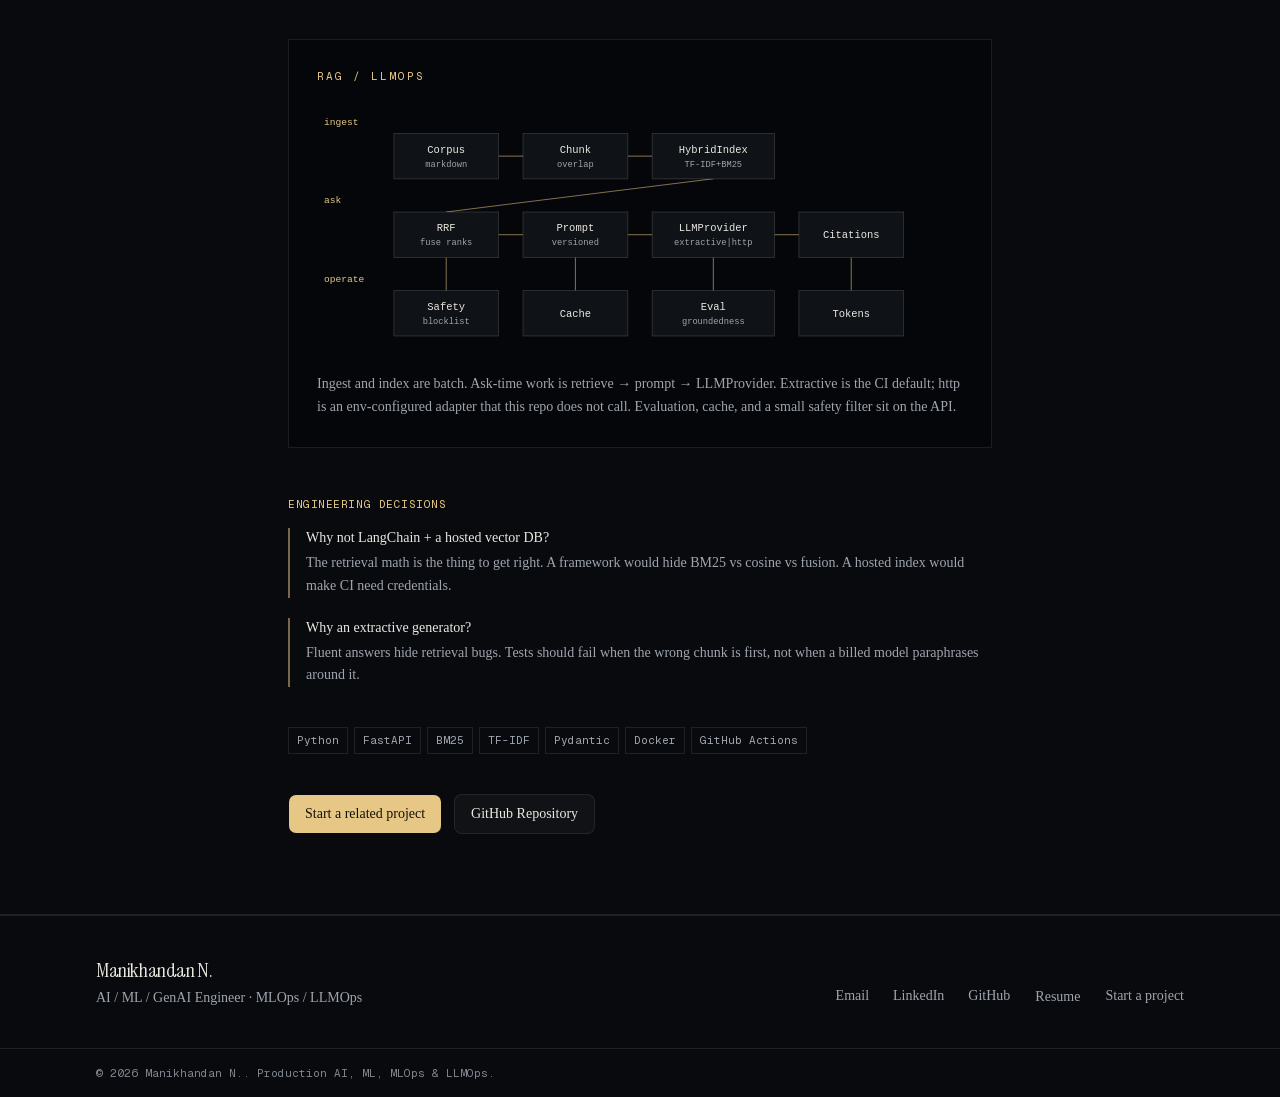
<file: projects/llm-swift-chatbot/index.html>
<!doctype html><meta charset=utf-8><link rel="canonical" href="/projects/production-rag-llmops/"><meta http-equiv="refresh" content="0;url=/projects/production-rag-llmops/"><script>location.replace("/projects/production-rag-llmops/")</script>
</file>
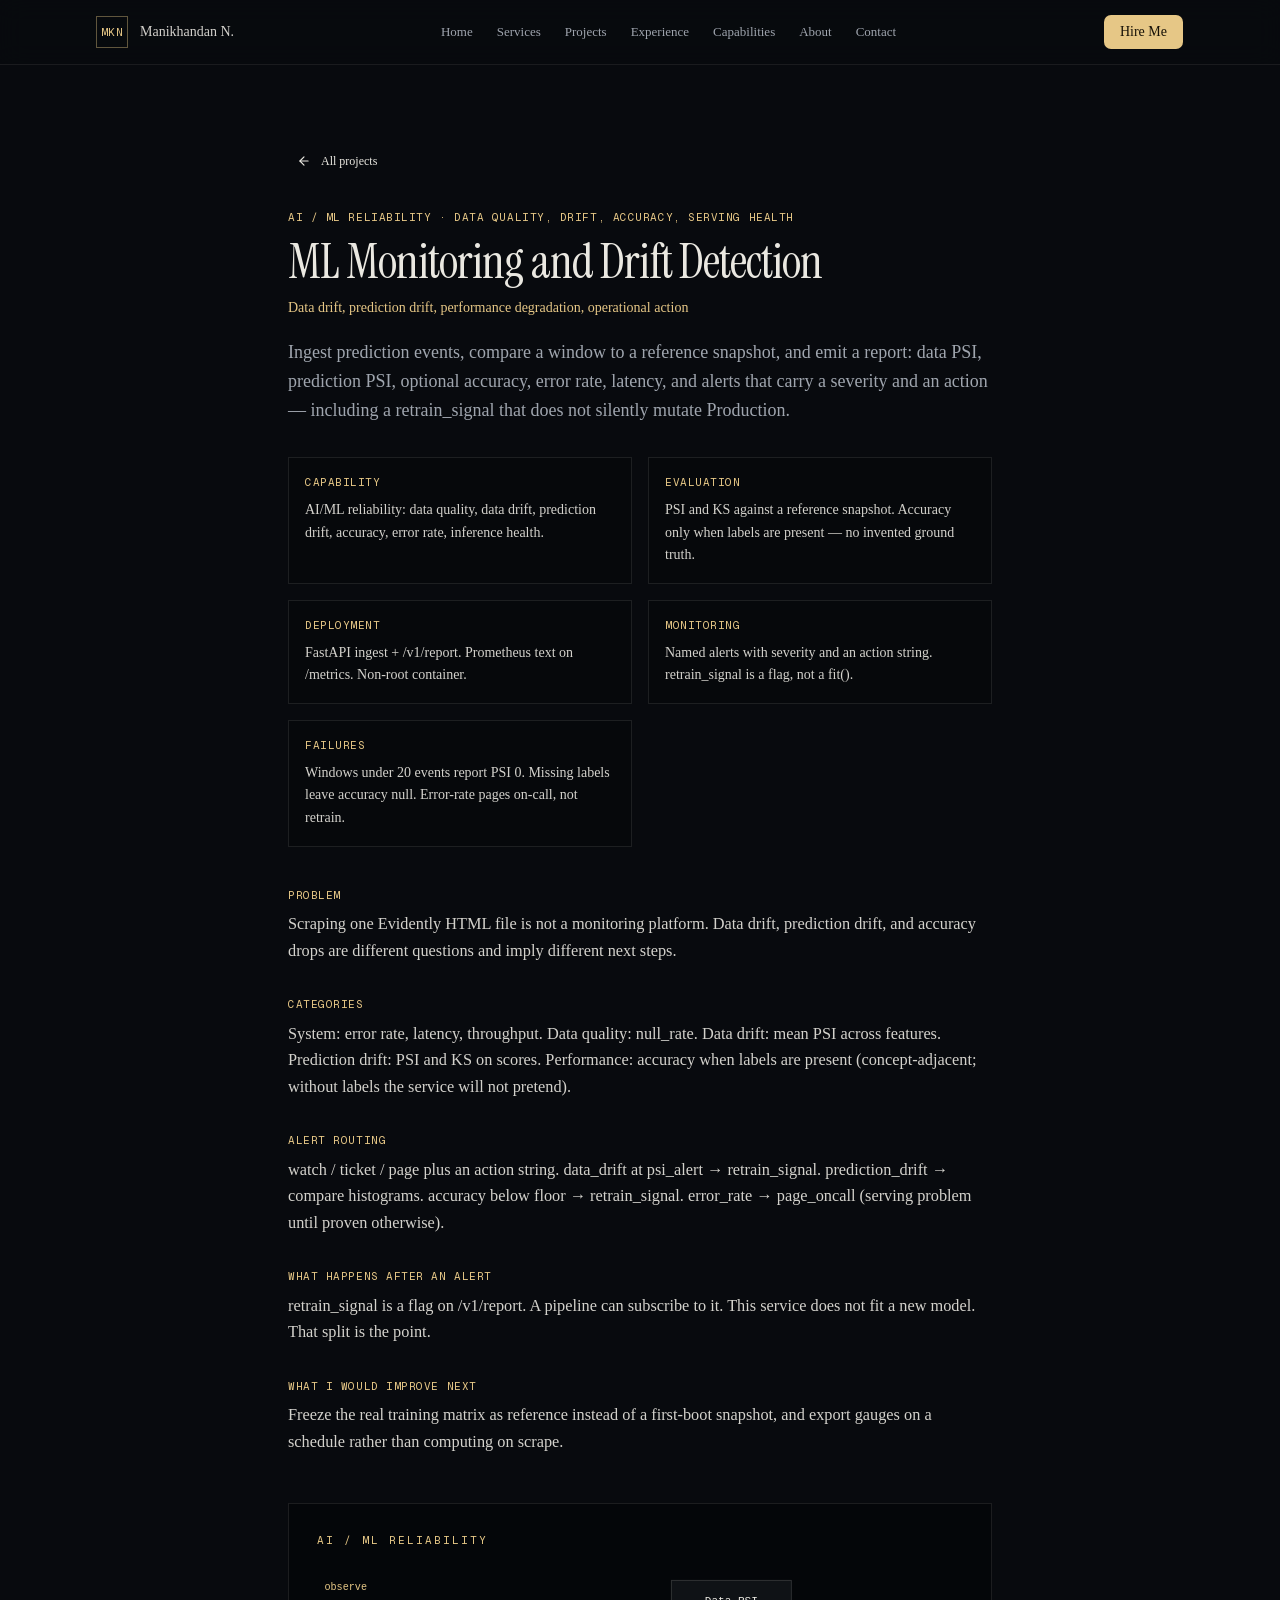
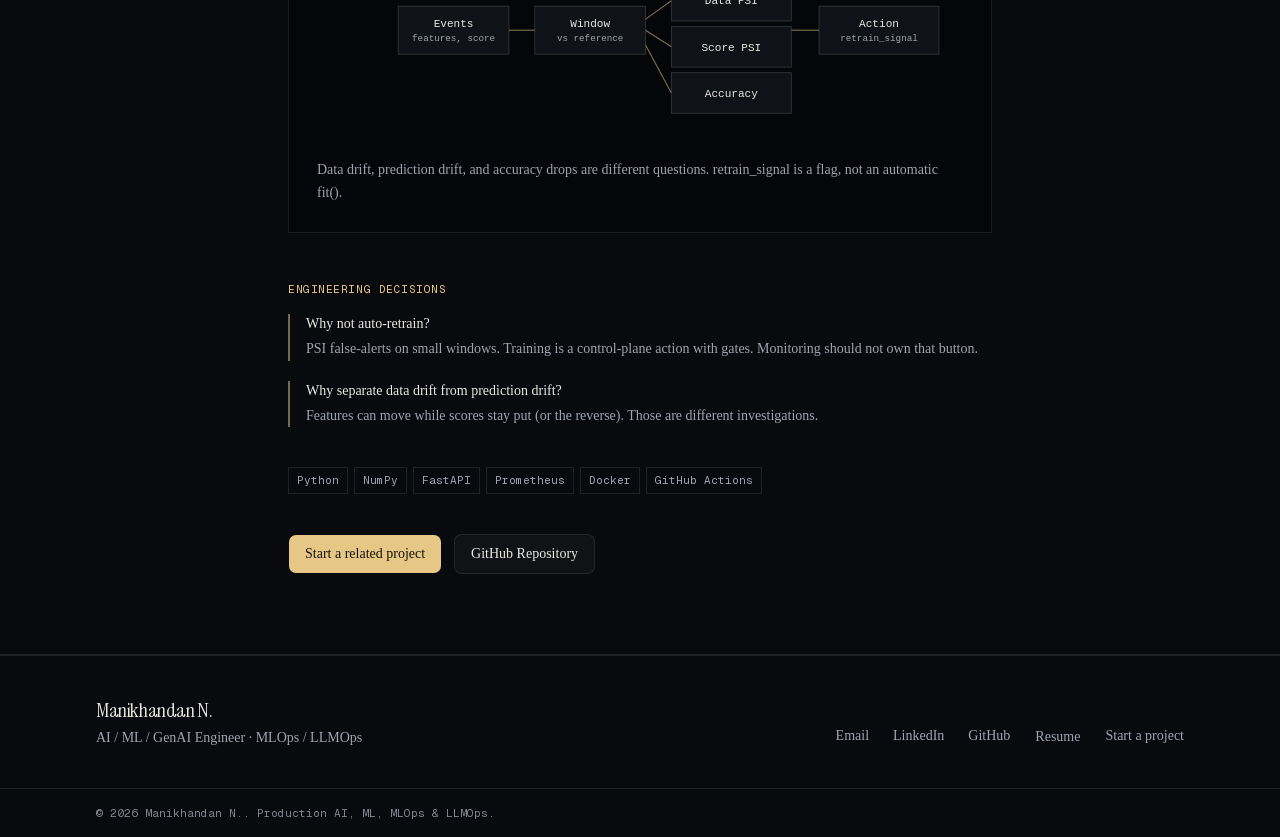
<file: projects/ml-monitoring-drift-detection/index.html>
<!DOCTYPE html><!--fOdatZlE19R_L0GvSNxWB--><html lang="en" class="dark"><head><meta charSet="utf-8"/><meta name="viewport" content="width=device-width, initial-scale=1"/><link rel="preload" href="/_next/static/media/22a5144ee8d83bca-s.p.woff2" as="font" crossorigin="" type="font/woff2"/><link rel="preload" href="/_next/static/media/7d4881bb7e1bf84d-s.p.woff2" as="font" crossorigin="" type="font/woff2"/><link rel="preload" href="/_next/static/media/e6099e249fd938cc-s.p.woff2" as="font" crossorigin="" type="font/woff2"/><link rel="stylesheet" href="/_next/static/css/3395996cb38e5df4.css" data-precedence="next"/><link rel="preload" as="script" fetchPriority="low" href="/_next/static/chunks/webpack-cf455cea511e9b8b.js"/><script src="/_next/static/chunks/4bd1b696-c023c6e3521b1417.js" async=""></script><script src="/_next/static/chunks/255-bc8b3b9a93d25a64.js" async=""></script><script src="/_next/static/chunks/main-app-1f7455d4bfa8618a.js" async=""></script><script src="/_next/static/chunks/599-afd55fbd2a74c7d6.js" async=""></script><script src="/_next/static/chunks/916-5ec82ce8904f5d2c.js" async=""></script><script src="/_next/static/chunks/619-ba102abea3e3d0e4.js" async=""></script><script src="/_next/static/chunks/app/projects/%5Bslug%5D/page-7f9ec7bb29367678.js" async=""></script><script src="/_next/static/chunks/405-86494b8451ce4afb.js" async=""></script><script src="/_next/static/chunks/app/layout-2f32b47baa6e3108.js" async=""></script><script src="/_next/static/chunks/app/error-47de71159edfc2f4.js" async=""></script><meta name="next-size-adjust" content=""/><meta name="theme-color" content="#12141a"/><title>ML Monitoring and Drift Detection — Manikhandan N.</title><meta name="description" content="Ingest prediction events, compare a window to a reference snapshot, and emit a report: data PSI, prediction PSI, optional accuracy, error rate, latency, and alerts that carry a severity and an action — including a retrain_signal that does not silently mutate Production."/><meta name="application-name" content="Manikhandan N."/><link rel="author" href="https://manikhandan.github.io"/><meta name="author" content="Manikhandan N."/><meta name="keywords" content="AI Engineer,Machine Learning,Generative AI,LLM applications,MLOps,LLMOps,RAG,document intelligence,Kubernetes,MLflow,freelance ML engineer"/><meta name="creator" content="Manikhandan N."/><meta name="robots" content="index, follow"/><link rel="canonical" href="https://manikhandan.github.io/projects/ml-monitoring-drift-detection/"/><meta property="og:title" content="Manikhandan N. — AI / ML / GenAI Engineer · MLOps / LLMOps"/><meta property="og:description" content="Machine learning, generative AI, and the platform work around them: training and evaluation, RAG and document systems, serving APIs, and the monitoring that says when the data or the model moved. Currently Senior MLOps Engineer at Ford Motor Company. Previously ML / MLOps / LLMOps at Wipro Technologies on the Lloyds Banking Group account."/><meta property="og:url" content="https://manikhandan.github.io/"/><meta property="og:site_name" content="Manikhandan N."/><meta property="og:locale" content="en_US"/><meta property="og:image:alt" content="Manikhandan N. — AI / ML / GenAI Engineer · MLOps / LLMOps"/><meta property="og:image:type" content="image/png"/><meta property="og:image" content="https://manikhandan.github.io/opengraph-image?f0aea31803882fc0"/><meta property="og:image:width" content="1200"/><meta property="og:image:height" content="630"/><meta property="og:type" content="website"/><meta name="twitter:card" content="summary_large_image"/><meta name="twitter:title" content="Manikhandan N. — AI / ML / GenAI Engineer · MLOps / LLMOps"/><meta name="twitter:description" content="Machine learning, generative AI, and the platform work around them: training and evaluation, RAG and document systems, serving APIs, and the monitoring that says when the data or the model moved. Currently Senior MLOps Engineer at Ford Motor Company. Previously ML / MLOps / LLMOps at Wipro Technologies on the Lloyds Banking Group account."/><meta name="twitter:image:alt" content="Manikhandan N. — AI / ML / GenAI Engineer · MLOps / LLMOps"/><meta name="twitter:image:type" content="image/png"/><meta name="twitter:image" content="https://manikhandan.github.io/opengraph-image?f0aea31803882fc0"/><meta name="twitter:image:width" content="1200"/><meta name="twitter:image:height" content="630"/><link rel="icon" href="/favicon.ico" type="image/x-icon" sizes="16x16"/><link rel="icon" href="/icon?c68183a40bc0cbea" type="image/png" sizes="32x32"/><script src="/_next/static/chunks/polyfills-42372ed130431b0a.js" noModule=""></script></head><body class="__variable_246ccd __variable_c29908 __variable_315a98 min-h-screen flex flex-col antialiased"><div hidden=""><!--$--><!--/$--></div><a href="#content" class="sr-only focus:not-sr-only focus:absolute focus:left-4 focus:top-4 focus:z-[100] focus:bg-background focus:px-3 focus:py-2 focus:text-sm">Skip to content</a><script type="application/ld+json">{"@context":"https://schema.org","@graph":[{"@type":"Person","name":"Manikhandan N.","jobTitle":"AI / ML / GenAI Engineer · MLOps / LLMOps","email":"mailto:manikhandan1997@gmail.com","url":"https://manikhandan.github.io","sameAs":["https://www.linkedin.com/in/mani-khandan-n-4360b9335","https://github.com/Manikhandan"],"knowsAbout":["Artificial Intelligence","Machine Learning","Generative AI","LLM applications","MLOps","LLMOps","RAG","Kubernetes"]},{"@type":"ProfessionalService","name":"Manikhandan N. — Freelance AI / ML engineering","description":"Machine learning, generative AI, and the platform work around them: training and evaluation, RAG and document systems, serving APIs, and the monitoring that says when the data or the model moved. Currently Senior MLOps Engineer at Ford Motor Company. Previously ML / MLOps / LLMOps at Wipro Technologies on the Lloyds Banking Group account.","url":"https://manikhandan.github.io","areaServed":"Global","serviceType":["Machine learning engineering","Generative AI and RAG","MLOps and LLMOps"]}]}</script><header class="sticky top-0 z-50 border-b border-border/80 bg-background/80 backdrop-blur-md"><div class="mx-auto flex h-16 max-w-6xl items-center justify-between px-5 sm:px-8"><a class="focus-visible:outline-none focus-visible:ring-2 focus-visible:ring-ring/60 flex items-center gap-3" href="/#home"><span class="flex size-8 items-center justify-center border border-brass/40 font-mono text-[11px] tracking-wider text-brass">MKN</span><span class="hidden text-sm text-foreground/90 sm:block">Manikhandan N.</span></a><nav class="hidden items-center gap-6 lg:flex" aria-label="Primary"><a class="text-[13px] text-muted-foreground transition-colors hover:text-foreground focus-visible:outline-none focus-visible:ring-2 focus-visible:ring-ring/60" href="/#home">Home</a><a class="text-[13px] text-muted-foreground transition-colors hover:text-foreground focus-visible:outline-none focus-visible:ring-2 focus-visible:ring-ring/60" href="/#services">Services</a><a class="text-[13px] text-muted-foreground transition-colors hover:text-foreground focus-visible:outline-none focus-visible:ring-2 focus-visible:ring-ring/60" href="/#projects">Projects</a><a class="text-[13px] text-muted-foreground transition-colors hover:text-foreground focus-visible:outline-none focus-visible:ring-2 focus-visible:ring-ring/60" href="/#experience">Experience</a><a class="text-[13px] text-muted-foreground transition-colors hover:text-foreground focus-visible:outline-none focus-visible:ring-2 focus-visible:ring-ring/60" href="/#stack">Capabilities</a><a class="text-[13px] text-muted-foreground transition-colors hover:text-foreground focus-visible:outline-none focus-visible:ring-2 focus-visible:ring-ring/60" href="/#about">About</a><a class="text-[13px] text-muted-foreground transition-colors hover:text-foreground focus-visible:outline-none focus-visible:ring-2 focus-visible:ring-ring/60" href="/#contact">Contact</a></nav><div class="flex items-center gap-2"><a class="focus-visible:outline-none group/button shrink-0 items-center justify-center rounded-lg border border-transparent bg-clip-padding text-sm font-medium whitespace-nowrap transition-all outline-none select-none focus-visible:border-ring focus-visible:ring-3 focus-visible:ring-ring/50 active:not-aria-[haspopup]:translate-y-px disabled:pointer-events-none disabled:opacity-50 aria-invalid:border-destructive aria-invalid:ring-3 aria-invalid:ring-destructive/20 dark:aria-invalid:border-destructive/50 dark:aria-invalid:ring-destructive/40 [&amp;_svg]:pointer-events-none [&amp;_svg]:shrink-0 [&amp;_svg:not([class*=&#x27;size-&#x27;])]:size-4 bg-primary text-primary-foreground hover:bg-primary/80 gap-1.5 has-data-[icon=inline-end]:pr-2 has-data-[icon=inline-start]:pl-2 hidden h-9 px-4 sm:inline-flex" href="/#contact">Hire Me</a><button type="button" tabindex="0" data-slot="sheet-trigger" aria-label="Open menu" data-base-ui-click-trigger="" id="base-ui-_R_3tpb_" aria-haspopup="dialog" aria-expanded="false" class="group/button inline-flex shrink-0 items-center justify-center rounded-lg border bg-clip-padding text-sm font-medium whitespace-nowrap transition-all outline-none select-none focus-visible:border-ring focus-visible:ring-3 focus-visible:ring-ring/50 active:not-aria-[haspopup]:translate-y-px disabled:pointer-events-none disabled:opacity-50 aria-invalid:border-destructive aria-invalid:ring-3 aria-invalid:ring-destructive/20 dark:aria-invalid:border-destructive/50 dark:aria-invalid:ring-destructive/40 [&amp;_svg]:pointer-events-none [&amp;_svg]:shrink-0 [&amp;_svg:not([class*=&#x27;size-&#x27;])]:size-4 border-border bg-background hover:bg-muted hover:text-foreground aria-expanded:bg-muted aria-expanded:text-foreground dark:border-input dark:bg-input/30 dark:hover:bg-input/50 size-8 lg:hidden"><svg xmlns="http://www.w3.org/2000/svg" width="24" height="24" viewBox="0 0 24 24" fill="none" stroke="currentColor" stroke-width="2" stroke-linecap="round" stroke-linejoin="round" class="lucide lucide-menu" aria-hidden="true"><path d="M4 5h16"></path><path d="M4 12h16"></path><path d="M4 19h16"></path></svg></button></div></div></header><main id="content" class="flex-1"><!--$?--><template id="B:0"></template><div class="mx-auto max-w-6xl px-5 py-24 font-mono text-sm text-muted-foreground">Loading…</div><!--/$--></main><footer class="border-t border-border"><div class="mx-auto flex max-w-6xl flex-col gap-6 px-5 py-10 sm:flex-row sm:items-end sm:justify-between sm:px-8"><div><p class="font-display text-xl text-foreground">Manikhandan N.</p><p class="mt-1 text-sm text-muted-foreground">AI / ML / GenAI Engineer · MLOps / LLMOps</p></div><div class="flex flex-wrap gap-x-6 gap-y-2 text-sm text-muted-foreground"><a href="mailto:manikhandan1997@gmail.com" class="hover:text-foreground">Email</a><a href="https://www.linkedin.com/in/mani-khandan-n-4360b9335" target="_blank" rel="noopener noreferrer" class="hover:text-foreground">LinkedIn</a><a href="https://github.com/Manikhandan" target="_blank" rel="noopener noreferrer" class="hover:text-foreground">GitHub</a><a class="group/button inline-flex shrink-0 items-center justify-center rounded-lg border border-transparent bg-clip-padding font-medium whitespace-nowrap transition-all outline-none select-none focus-visible:border-ring active:not-aria-[haspopup]:translate-y-px disabled:pointer-events-none disabled:opacity-50 aria-invalid:border-destructive aria-invalid:ring-3 aria-invalid:ring-destructive/20 dark:aria-invalid:border-destructive/50 dark:aria-invalid:ring-destructive/40 [&amp;_svg]:pointer-events-none [&amp;_svg]:shrink-0 [&amp;_svg:not([class*=&#x27;size-&#x27;])]:size-4 underline-offset-4 hover:underline gap-1.5 has-data-[icon=inline-end]:pr-2 has-data-[icon=inline-start]:pl-2 focus-visible:outline-none focus-visible:ring-2 focus-visible:ring-ring/60 h-auto px-0 text-sm text-muted-foreground" href="/resume/">Resume</a><a class="focus-visible:outline-none focus-visible:ring-2 focus-visible:ring-ring/60 hover:text-foreground" href="/#contact">Start a project</a></div></div><div class="border-t border-border"><p class="mx-auto max-w-6xl px-5 py-4 font-mono text-[11px] text-muted-foreground/80 sm:px-8">© <!-- -->2026<!-- --> <!-- -->Manikhandan N.<!-- -->. Production AI, ML, MLOps &amp; LLMOps.</p></div></footer><script>requestAnimationFrame(function(){$RT=performance.now()});</script><script src="/_next/static/chunks/webpack-cf455cea511e9b8b.js" id="_R_" async=""></script><div hidden id="S:0"><article class="border-b border-border py-16 sm:py-20"><div class="mx-auto w-full px-5 sm:px-8 max-w-3xl"><a class="focus-visible:outline-none group/button inline-flex shrink-0 items-center justify-center rounded-lg border border-transparent bg-clip-padding font-medium whitespace-nowrap transition-all outline-none select-none focus-visible:border-ring focus-visible:ring-3 focus-visible:ring-ring/50 active:not-aria-[haspopup]:translate-y-px disabled:pointer-events-none disabled:opacity-50 aria-invalid:border-destructive aria-invalid:ring-3 aria-invalid:ring-destructive/20 dark:aria-invalid:border-destructive/50 dark:aria-invalid:ring-destructive/40 [&amp;_svg]:pointer-events-none [&amp;_svg]:shrink-0 [&amp;_svg:not([class*=&#x27;size-&#x27;])]:size-4 hover:bg-muted hover:text-foreground aria-expanded:bg-muted aria-expanded:text-foreground dark:hover:bg-muted/50 gap-1.5 has-data-[icon=inline-end]:pr-2 has-data-[icon=inline-start]:pl-2 h-8 px-0 text-xs" href="/#projects"><svg xmlns="http://www.w3.org/2000/svg" width="24" height="24" viewBox="0 0 24 24" fill="none" stroke="currentColor" stroke-width="2" stroke-linecap="round" stroke-linejoin="round" class="lucide lucide-arrow-left mr-1 size-3.5" aria-hidden="true" data-icon="inline-start"><path d="m12 19-7-7 7-7"></path><path d="M19 12H5"></path></svg>All projects</a><p class="mt-8 font-mono text-[11px] uppercase tracking-wider text-brass">AI / ML reliability<!-- --> · <!-- -->Data quality, drift, accuracy, serving health</p><h1 class="mt-3 font-display text-4xl sm:text-5xl">ML Monitoring and Drift Detection</h1><p class="mt-3 text-sm text-brass">Data drift, prediction drift, performance degradation, operational action</p><p class="mt-5 text-lg leading-relaxed text-muted-foreground">Ingest prediction events, compare a window to a reference snapshot, and emit a report: data PSI, prediction PSI, optional accuracy, error rate, latency, and alerts that carry a severity and an action — including a retrain_signal that does not silently mutate Production.</p><dl class="mt-8 grid gap-4 sm:grid-cols-2"><div class="border border-border bg-ink/40 p-4"><dt class="font-mono text-[11px] uppercase tracking-wider text-brass">Capability</dt><dd class="mt-2 text-sm leading-relaxed text-foreground/90">AI/ML reliability: data quality, data drift, prediction drift, accuracy, error rate, inference health.</dd></div><div class="border border-border bg-ink/40 p-4"><dt class="font-mono text-[11px] uppercase tracking-wider text-brass">Evaluation</dt><dd class="mt-2 text-sm leading-relaxed text-foreground/90">PSI and KS against a reference snapshot. Accuracy only when labels are present — no invented ground truth.</dd></div><div class="border border-border bg-ink/40 p-4"><dt class="font-mono text-[11px] uppercase tracking-wider text-brass">Deployment</dt><dd class="mt-2 text-sm leading-relaxed text-foreground/90">FastAPI ingest + /v1/report. Prometheus text on /metrics. Non-root container.</dd></div><div class="border border-border bg-ink/40 p-4"><dt class="font-mono text-[11px] uppercase tracking-wider text-brass">Monitoring</dt><dd class="mt-2 text-sm leading-relaxed text-foreground/90">Named alerts with severity and an action string. retrain_signal is a flag, not a fit().</dd></div><div class="border border-border bg-ink/40 p-4"><dt class="font-mono text-[11px] uppercase tracking-wider text-brass">Failures</dt><dd class="mt-2 text-sm leading-relaxed text-foreground/90">Windows under 20 events report PSI 0. Missing labels leave accuracy null. Error-rate pages on-call, not retrain.</dd></div></dl><div class="mt-10 space-y-8"><section><h2 class="font-mono text-[11px] uppercase tracking-wider text-brass">Problem</h2><p class="mt-2 text-[1.02rem] leading-relaxed text-foreground/90">Scraping one Evidently HTML file is not a monitoring platform. Data drift, prediction drift, and accuracy drops are different questions and imply different next steps.</p></section><section><h2 class="font-mono text-[11px] uppercase tracking-wider text-brass">Categories</h2><p class="mt-2 text-[1.02rem] leading-relaxed text-foreground/90">System: error rate, latency, throughput. Data quality: null_rate. Data drift: mean PSI across features. Prediction drift: PSI and KS on scores. Performance: accuracy when labels are present (concept-adjacent; without labels the service will not pretend).</p></section><section><h2 class="font-mono text-[11px] uppercase tracking-wider text-brass">Alert routing</h2><p class="mt-2 text-[1.02rem] leading-relaxed text-foreground/90">watch / ticket / page plus an action string. data_drift at psi_alert → retrain_signal. prediction_drift → compare histograms. accuracy below floor → retrain_signal. error_rate → page_oncall (serving problem until proven otherwise).</p></section><section><h2 class="font-mono text-[11px] uppercase tracking-wider text-brass">What happens after an alert</h2><p class="mt-2 text-[1.02rem] leading-relaxed text-foreground/90">retrain_signal is a flag on /v1/report. A pipeline can subscribe to it. This service does not fit a new model. That split is the point.</p></section><section><h2 class="font-mono text-[11px] uppercase tracking-wider text-brass">What I would improve next</h2><p class="mt-2 text-[1.02rem] leading-relaxed text-foreground/90">Freeze the real training matrix as reference instead of a first-boot snapshot, and export gauges on a schedule rather than computing on scrape.</p></section></div><div class="mt-12"><figure class="border border-border bg-ink p-5 sm:p-7"><figcaption class="mb-6 font-mono text-[11px] uppercase tracking-[0.18em] text-brass">AI / ML reliability</figcaption><svg viewBox="0 0 700 180" class="hidden h-auto w-full md:block" role="img" aria-label="AI / ML reliability"><text x="8" y="18" fill="oklch(0.84 0.09 85)" font-size="11" font-family="ui-monospace, monospace">observe</text><line x1="208" y1="62" x2="236" y2="62" stroke="oklch(0.84 0.09 85 / 55%)" stroke-width="1.2"></line><line x1="356" y1="50" x2="384" y2="30" stroke="oklch(0.84 0.09 85 / 55%)" stroke-width="1.2"></line><line x1="356" y1="62" x2="384" y2="80" stroke="oklch(0.84 0.09 85 / 55%)" stroke-width="1.2"></line><line x1="356" y1="78" x2="384" y2="130" stroke="oklch(0.84 0.09 85 / 55%)" stroke-width="1.2"></line><line x1="514" y1="62" x2="544" y2="62" stroke="oklch(0.84 0.09 85 / 55%)" stroke-width="1.2"></line><g><rect x="88" y="36" width="120" height="52" fill="oklch(0.18 0.01 260)" stroke="oklch(0.93 0.01 90 / 18%)"></rect><text x="148" y="58" text-anchor="middle" fill="oklch(0.93 0.01 90)" font-size="12" font-family="ui-monospace, monospace">Events</text><text x="148" y="74" text-anchor="middle" fill="oklch(0.72 0.015 260)" font-size="10" font-family="ui-monospace, monospace">features, score</text></g><g><rect x="236" y="36" width="120" height="52" fill="oklch(0.18 0.01 260)" stroke="oklch(0.93 0.01 90 / 18%)"></rect><text x="296" y="58" text-anchor="middle" fill="oklch(0.93 0.01 90)" font-size="12" font-family="ui-monospace, monospace">Window</text><text x="296" y="74" text-anchor="middle" fill="oklch(0.72 0.015 260)" font-size="10" font-family="ui-monospace, monospace">vs reference</text></g><g><rect x="384" y="8" width="130" height="44" fill="oklch(0.18 0.01 260)" stroke="oklch(0.93 0.01 90 / 18%)"></rect><text x="449" y="34" text-anchor="middle" fill="oklch(0.93 0.01 90)" font-size="12" font-family="ui-monospace, monospace">Data PSI</text></g><g><rect x="384" y="58" width="130" height="44" fill="oklch(0.18 0.01 260)" stroke="oklch(0.93 0.01 90 / 18%)"></rect><text x="449" y="84" text-anchor="middle" fill="oklch(0.93 0.01 90)" font-size="12" font-family="ui-monospace, monospace">Score PSI</text></g><g><rect x="384" y="108" width="130" height="44" fill="oklch(0.18 0.01 260)" stroke="oklch(0.93 0.01 90 / 18%)"></rect><text x="449" y="134" text-anchor="middle" fill="oklch(0.93 0.01 90)" font-size="12" font-family="ui-monospace, monospace">Accuracy</text></g><g><rect x="544" y="36" width="130" height="52" fill="oklch(0.18 0.01 260)" stroke="oklch(0.93 0.01 90 / 18%)"></rect><text x="609" y="58" text-anchor="middle" fill="oklch(0.93 0.01 90)" font-size="12" font-family="ui-monospace, monospace">Action</text><text x="609" y="74" text-anchor="middle" fill="oklch(0.72 0.015 260)" font-size="10" font-family="ui-monospace, monospace">retrain_signal</text></g></svg><ol class="grid gap-2 md:hidden"><li class="flex items-baseline gap-3 border border-border px-3 py-2"><span class="font-mono text-[11px] text-brass">01</span><span class="font-mono text-xs text-foreground">Events</span><span class="text-xs text-muted-foreground">features, score</span></li><li class="flex items-baseline gap-3 border border-border px-3 py-2"><span class="font-mono text-[11px] text-brass">02</span><span class="font-mono text-xs text-foreground">Window</span><span class="text-xs text-muted-foreground">vs reference</span></li><li class="flex items-baseline gap-3 border border-border px-3 py-2"><span class="font-mono text-[11px] text-brass">03</span><span class="font-mono text-xs text-foreground">Data PSI</span></li><li class="flex items-baseline gap-3 border border-border px-3 py-2"><span class="font-mono text-[11px] text-brass">04</span><span class="font-mono text-xs text-foreground">Score PSI</span></li><li class="flex items-baseline gap-3 border border-border px-3 py-2"><span class="font-mono text-[11px] text-brass">05</span><span class="font-mono text-xs text-foreground">Accuracy</span></li><li class="flex items-baseline gap-3 border border-border px-3 py-2"><span class="font-mono text-[11px] text-brass">06</span><span class="font-mono text-xs text-foreground">Action</span><span class="text-xs text-muted-foreground">retrain_signal</span></li></ol><p class="mt-5 text-sm leading-relaxed text-muted-foreground">Data drift, prediction drift, and accuracy drops are different questions. retrain_signal is a flag, not an automatic fit().</p></figure></div><section class="mt-12"><h2 class="font-mono text-[11px] uppercase tracking-wider text-brass">Engineering decisions</h2><dl class="mt-4 space-y-5"><div class="border-l-2 border-brass/50 pl-4"><dt class="text-sm font-medium text-foreground">Why not auto-retrain?</dt><dd class="mt-1 text-sm leading-relaxed text-muted-foreground">PSI false-alerts on small windows. Training is a control-plane action with gates. Monitoring should not own that button.</dd></div><div class="border-l-2 border-brass/50 pl-4"><dt class="text-sm font-medium text-foreground">Why separate data drift from prediction drift?</dt><dd class="mt-1 text-sm leading-relaxed text-muted-foreground">Features can move while scores stay put (or the reverse). Those are different investigations.</dd></div></dl></section><ul class="mt-10 flex flex-wrap gap-1.5"><li class="border border-border px-2 py-1 font-mono text-[11px] text-muted-foreground">Python</li><li class="border border-border px-2 py-1 font-mono text-[11px] text-muted-foreground">NumPy</li><li class="border border-border px-2 py-1 font-mono text-[11px] text-muted-foreground">FastAPI</li><li class="border border-border px-2 py-1 font-mono text-[11px] text-muted-foreground">Prometheus</li><li class="border border-border px-2 py-1 font-mono text-[11px] text-muted-foreground">Docker</li><li class="border border-border px-2 py-1 font-mono text-[11px] text-muted-foreground">GitHub Actions</li></ul><div class="mt-10 flex flex-wrap gap-3"><a href="mailto:manikhandan1997@gmail.com?subject=ML%20Monitoring%20and%20Drift%20Detection%20%E2%80%94%20project%20inquiry" class="group/button inline-flex shrink-0 items-center justify-center rounded-lg border border-transparent bg-clip-padding text-sm font-medium whitespace-nowrap transition-all outline-none select-none focus-visible:border-ring active:not-aria-[haspopup]:translate-y-px disabled:pointer-events-none disabled:opacity-50 aria-invalid:border-destructive aria-invalid:ring-3 aria-invalid:ring-destructive/20 dark:aria-invalid:border-destructive/50 dark:aria-invalid:ring-destructive/40 [&amp;_svg]:pointer-events-none [&amp;_svg]:shrink-0 [&amp;_svg:not([class*=&#x27;size-&#x27;])]:size-4 bg-primary text-primary-foreground hover:bg-primary/80 gap-1.5 has-data-[icon=inline-end]:pr-2 has-data-[icon=inline-start]:pl-2 focus-visible:outline-none focus-visible:ring-2 focus-visible:ring-ring/60 h-10 px-4">Start a related project</a><a href="https://github.com/Manikhandan/ml-monitoring-drift-detection" class="group/button inline-flex shrink-0 items-center justify-center rounded-lg border bg-clip-padding text-sm font-medium whitespace-nowrap transition-all outline-none select-none focus-visible:border-ring active:not-aria-[haspopup]:translate-y-px disabled:pointer-events-none disabled:opacity-50 aria-invalid:border-destructive aria-invalid:ring-3 aria-invalid:ring-destructive/20 dark:aria-invalid:border-destructive/50 dark:aria-invalid:ring-destructive/40 [&amp;_svg]:pointer-events-none [&amp;_svg]:shrink-0 [&amp;_svg:not([class*=&#x27;size-&#x27;])]:size-4 border-border bg-background hover:bg-muted hover:text-foreground aria-expanded:bg-muted aria-expanded:text-foreground dark:border-input dark:bg-input/30 dark:hover:bg-input/50 gap-1.5 has-data-[icon=inline-end]:pr-2 has-data-[icon=inline-start]:pl-2 focus-visible:outline-none focus-visible:ring-2 focus-visible:ring-ring/60 h-10 px-4" target="_blank" rel="noopener noreferrer">GitHub Repository</a></div></div></article><!--$--><!--/$--></div><script>$RB=[];$RV=function(a){$RT=performance.now();for(var b=0;b<a.length;b+=2){var c=a[b],e=a[b+1];null!==e.parentNode&&e.parentNode.removeChild(e);var f=c.parentNode;if(f){var g=c.previousSibling,h=0;do{if(c&&8===c.nodeType){var d=c.data;if("/$"===d||"/&"===d)if(0===h)break;else h--;else"$"!==d&&"$?"!==d&&"$~"!==d&&"$!"!==d&&"&"!==d||h++}d=c.nextSibling;f.removeChild(c);c=d}while(c);for(;e.firstChild;)f.insertBefore(e.firstChild,c);g.data="$";g._reactRetry&&requestAnimationFrame(g._reactRetry)}}a.length=0};
$RC=function(a,b){if(b=document.getElementById(b))(a=document.getElementById(a))?(a.previousSibling.data="$~",$RB.push(a,b),2===$RB.length&&("number"!==typeof $RT?requestAnimationFrame($RV.bind(null,$RB)):(a=performance.now(),setTimeout($RV.bind(null,$RB),2300>a&&2E3<a?2300-a:$RT+300-a)))):b.parentNode.removeChild(b)};$RC("B:0","S:0")</script><script>(self.__next_f=self.__next_f||[]).push([0])</script><script>self.__next_f.push([1,"1:\"$Sreact.fragment\"\n3:I[4228,[\"599\",\"static/chunks/599-afd55fbd2a74c7d6.js\",\"916\",\"static/chunks/916-5ec82ce8904f5d2c.js\",\"619\",\"static/chunks/619-ba102abea3e3d0e4.js\",\"419\",\"static/chunks/app/projects/%5Bslug%5D/page-7f9ec7bb29367678.js\"],\"HashOnLoad\"]\n4:I[565,[\"599\",\"static/chunks/599-afd55fbd2a74c7d6.js\",\"916\",\"static/chunks/916-5ec82ce8904f5d2c.js\",\"619\",\"static/chunks/619-ba102abea3e3d0e4.js\",\"405\",\"static/chunks/405-86494b8451ce4afb.js\",\"177\",\"static/chunks/app/layout-2f32b47baa6e3108.js\"],\"Navbar\"]\n5:I[9766,[],\"\"]\n6:I[5664,[\"599\",\"static/chunks/599-afd55fbd2a74c7d6.js\",\"916\",\"static/chunks/916-5ec82ce8904f5d2c.js\",\"619\",\"static/chunks/619-ba102abea3e3d0e4.js\",\"39\",\"static/chunks/app/error-47de71159edfc2f4.js\"],\"default\"]\n7:I[8924,[],\"\"]\n8:I[2619,[\"599\",\"static/chunks/599-afd55fbd2a74c7d6.js\",\"916\",\"static/chunks/916-5ec82ce8904f5d2c.js\",\"619\",\"static/chunks/619-ba102abea3e3d0e4.js\",\"419\",\"static/chunks/app/projects/%5Bslug%5D/page-7f9ec7bb29367678.js\"],\"\"]\nf:I[7150,[],\"\"]\n:HL[\"/_next/static/media/22a5144ee8d83bca-s.p.woff2\",\"font\",{\"crossOrigin\":\"\",\"type\":\"font/woff2\"}]\n:HL[\"/_next/static/media/7d4881bb7e1bf84d-s.p.woff2\",\"font\",{\"crossOrigin\":\"\",\"type\":\"font/woff2\"}]\n:HL[\"/_next/static/media/e6099e249fd938cc-s.p.woff2\",\"font\",{\"crossOrigin\":\"\",\"type\":\"font/woff2\"}]\n:HL[\"/_next/static/css/3395996cb38e5df4.css\",\"style\"]\n2:T41b,"])</script><script>self.__next_f.push([1,"{\"@context\":\"https://schema.org\",\"@graph\":[{\"@type\":\"Person\",\"name\":\"Manikhandan N.\",\"jobTitle\":\"AI / ML / GenAI Engineer · MLOps / LLMOps\",\"email\":\"mailto:manikhandan1997@gmail.com\",\"url\":\"https://manikhandan.github.io\",\"sameAs\":[\"https://www.linkedin.com/in/mani-khandan-n-4360b9335\",\"https://github.com/Manikhandan\"],\"knowsAbout\":[\"Artificial Intelligence\",\"Machine Learning\",\"Generative AI\",\"LLM applications\",\"MLOps\",\"LLMOps\",\"RAG\",\"Kubernetes\"]},{\"@type\":\"ProfessionalService\",\"name\":\"Manikhandan N. — Freelance AI / ML engineering\",\"description\":\"Machine learning, generative AI, and the platform work around them: training and evaluation, RAG and document systems, serving APIs, and the monitoring that says when the data or the model moved. Currently Senior MLOps Engineer at Ford Motor Company. Previously ML / MLOps / LLMOps at Wipro Technologies on the Lloyds Banking Group account.\",\"url\":\"https://manikhandan.github.io\",\"areaServed\":\"Global\",\"serviceType\":[\"Machine learning engineering\",\"Generative AI and RAG\",\"MLOps and LLMOps\"]}]}"])</script><script>self.__next_f.push([1,"0:{\"P\":null,\"b\":\"fOdatZlE19R-L0GvSNxWB\",\"p\":\"\",\"c\":[\"\",\"projects\",\"ml-monitoring-drift-detection\",\"\"],\"i\":false,\"f\":[[[\"\",{\"children\":[\"projects\",{\"children\":[[\"slug\",\"ml-monitoring-drift-detection\",\"d\"],{\"children\":[\"__PAGE__\",{}]}]}]},\"$undefined\",\"$undefined\",true],[\"\",[\"$\",\"$1\",\"c\",{\"children\":[[[\"$\",\"link\",\"0\",{\"rel\":\"stylesheet\",\"href\":\"/_next/static/css/3395996cb38e5df4.css\",\"precedence\":\"next\",\"crossOrigin\":\"$undefined\",\"nonce\":\"$undefined\"}]],[\"$\",\"html\",null,{\"lang\":\"en\",\"className\":\"dark\",\"children\":[\"$\",\"body\",null,{\"className\":\"__variable_246ccd __variable_c29908 __variable_315a98 min-h-screen flex flex-col antialiased\",\"children\":[[\"$\",\"a\",null,{\"href\":\"#content\",\"className\":\"sr-only focus:not-sr-only focus:absolute focus:left-4 focus:top-4 focus:z-[100] focus:bg-background focus:px-3 focus:py-2 focus:text-sm\",\"children\":\"Skip to content\"}],[\"$\",\"script\",null,{\"type\":\"application/ld+json\",\"dangerouslySetInnerHTML\":{\"__html\":\"$2\"}}],[\"$\",\"$L3\",null,{}],[\"$\",\"$L4\",null,{}],[\"$\",\"main\",null,{\"id\":\"content\",\"className\":\"flex-1\",\"children\":[\"$\",\"$L5\",null,{\"parallelRouterKey\":\"children\",\"error\":\"$6\",\"errorStyles\":[],\"errorScripts\":[],\"template\":[\"$\",\"$L7\",null,{}],\"templateStyles\":\"$undefined\",\"templateScripts\":\"$undefined\",\"notFound\":[[\"$\",\"div\",null,{\"className\":\"mx-auto max-w-xl px-5 py-24\",\"children\":[[\"$\",\"p\",null,{\"className\":\"font-mono text-[11px] uppercase tracking-wider text-brass\",\"children\":\"404\"}],[\"$\",\"h1\",null,{\"className\":\"mt-3 font-display text-4xl\",\"children\":\"This page is not in the repo.\"}],[\"$\",\"p\",null,{\"className\":\"mt-4 text-muted-foreground\",\"children\":[\"Return to the home page or write to \",\"manikhandan1997@gmail.com\",\".\"]}],[\"$\",\"div\",null,{\"className\":\"mt-8 flex flex-wrap gap-3\",\"children\":[[\"$\",\"$L8\",null,{\"href\":\"/\",\"className\":\"group/button inline-flex shrink-0 items-center justify-center rounded-lg border border-transparent bg-clip-padding text-sm font-medium whitespace-nowrap transition-all outline-none select-none focus-visible:border-ring active:not-aria-[haspopup]:translate-y-px disabled:pointer-events-none disabled:opacity-50 aria-invalid:border-destructive aria-invalid:ring-3 aria-invalid:ring-destructive/20 dark:aria-invalid:border-destructive/50 dark:aria-invalid:ring-destructive/40 [\u0026_svg]:pointer-events-none [\u0026_svg]:shrink-0 [\u0026_svg:not([class*='size-'])]:size-4 bg-primary text-primary-foreground hover:bg-primary/80 gap-1.5 has-data-[icon=inline-end]:pr-2 has-data-[icon=inline-start]:pl-2 focus-visible:outline-none focus-visible:ring-2 focus-visible:ring-ring/60 h-10 px-4\",\"children\":\"Back to home\"}],[\"$\",\"a\",null,{\"href\":\"mailto:manikhandan1997@gmail.com?subject=Freelance%20%2F%20contract%20inquiry\",\"className\":\"group/button inline-flex shrink-0 items-center justify-center rounded-lg border bg-clip-padding text-sm font-medium whitespace-nowrap transition-all outline-none select-none focus-visible:border-ring active:not-aria-[haspopup]:translate-y-px disabled:pointer-events-none disabled:opacity-50 aria-invalid:border-destructive aria-invalid:ring-3 aria-invalid:ring-destructive/20 dark:aria-invalid:border-destructive/50 dark:aria-invalid:ring-destructive/40 [\u0026_svg]:pointer-events-none [\u0026_svg]:shrink-0 [\u0026_svg:not([class*='size-'])]:size-4 border-border bg-background hover:bg-muted hover:text-foreground aria-expanded:bg-muted aria-expanded:text-foreground dark:border-input dark:bg-input/30 dark:hover:bg-input/50 gap-1.5 has-data-[icon=inline-end]:pr-2 has-data-[icon=inline-start]:pl-2 focus-visible:outline-none focus-visible:ring-2 focus-visible:ring-ring/60 h-10 px-4\",\"children\":\"Email me\"}]]}]]}],[]],\"forbidden\":\"$undefined\",\"unauthorized\":\"$undefined\"}]}],\"$L9\"]}]}]]}],{\"children\":[\"projects\",\"$La\",{\"children\":[[\"slug\",\"ml-monitoring-drift-detection\",\"d\"],\"$Lb\",{\"children\":[\"__PAGE__\",\"$Lc\",{},null,false]},null,false]},null,false]},[\"$Ld\",[],[]],false],\"$Le\",false]],\"m\":\"$undefined\",\"G\":[\"$f\",[]],\"s\":false,\"S\":true}\n"])</script><script>self.__next_f.push([1,"10:I[4228,[\"599\",\"static/chunks/599-afd55fbd2a74c7d6.js\",\"916\",\"static/chunks/916-5ec82ce8904f5d2c.js\",\"619\",\"static/chunks/619-ba102abea3e3d0e4.js\",\"419\",\"static/chunks/app/projects/%5Bslug%5D/page-7f9ec7bb29367678.js\"],\"HashLink\"]\n12:I[4431,[],\"OutletBoundary\"]\n14:I[5278,[],\"AsyncMetadataOutlet\"]\n16:I[4431,[],\"ViewportBoundary\"]\n18:I[4431,[],\"MetadataBoundary\"]\n19:\"$Sreact.suspense\"\n"])</script><script>self.__next_f.push([1,"9:[\"$\",\"footer\",null,{\"className\":\"border-t border-border\",\"children\":[[\"$\",\"div\",null,{\"className\":\"mx-auto flex max-w-6xl flex-col gap-6 px-5 py-10 sm:flex-row sm:items-end sm:justify-between sm:px-8\",\"children\":[[\"$\",\"div\",null,{\"children\":[[\"$\",\"p\",null,{\"className\":\"font-display text-xl text-foreground\",\"children\":\"Manikhandan N.\"}],[\"$\",\"p\",null,{\"className\":\"mt-1 text-sm text-muted-foreground\",\"children\":\"AI / ML / GenAI Engineer · MLOps / LLMOps\"}]]}],[\"$\",\"div\",null,{\"className\":\"flex flex-wrap gap-x-6 gap-y-2 text-sm text-muted-foreground\",\"children\":[[\"$\",\"a\",null,{\"href\":\"mailto:manikhandan1997@gmail.com\",\"className\":\"hover:text-foreground\",\"children\":\"Email\"}],[\"$\",\"a\",null,{\"href\":\"https://www.linkedin.com/in/mani-khandan-n-4360b9335\",\"target\":\"_blank\",\"rel\":\"noopener noreferrer\",\"className\":\"hover:text-foreground\",\"children\":\"LinkedIn\"}],[\"$\",\"a\",null,{\"href\":\"https://github.com/Manikhandan\",\"target\":\"_blank\",\"rel\":\"noopener noreferrer\",\"className\":\"hover:text-foreground\",\"children\":\"GitHub\"}],[\"$\",\"$L8\",null,{\"href\":\"/resume\",\"className\":\"group/button inline-flex shrink-0 items-center justify-center rounded-lg border border-transparent bg-clip-padding font-medium whitespace-nowrap transition-all outline-none select-none focus-visible:border-ring active:not-aria-[haspopup]:translate-y-px disabled:pointer-events-none disabled:opacity-50 aria-invalid:border-destructive aria-invalid:ring-3 aria-invalid:ring-destructive/20 dark:aria-invalid:border-destructive/50 dark:aria-invalid:ring-destructive/40 [\u0026_svg]:pointer-events-none [\u0026_svg]:shrink-0 [\u0026_svg:not([class*='size-'])]:size-4 underline-offset-4 hover:underline gap-1.5 has-data-[icon=inline-end]:pr-2 has-data-[icon=inline-start]:pl-2 focus-visible:outline-none focus-visible:ring-2 focus-visible:ring-ring/60 h-auto px-0 text-sm text-muted-foreground\",\"children\":\"Resume\"}],[\"$\",\"$L10\",null,{\"href\":\"/#contact\",\"hash\":\"contact\",\"className\":\"hover:text-foreground\",\"children\":\"Start a project\"}]]}]]}],[\"$\",\"div\",null,{\"className\":\"border-t border-border\",\"children\":[\"$\",\"p\",null,{\"className\":\"mx-auto max-w-6xl px-5 py-4 font-mono text-[11px] text-muted-foreground/80 sm:px-8\",\"children\":[\"© \",2026,\" \",\"Manikhandan N.\",\". Production AI, ML, MLOps \u0026 LLMOps.\"]}]}]]}]\n"])</script><script>self.__next_f.push([1,"a:[\"$\",\"$1\",\"c\",{\"children\":[null,[\"$\",\"$L5\",null,{\"parallelRouterKey\":\"children\",\"error\":\"$undefined\",\"errorStyles\":\"$undefined\",\"errorScripts\":\"$undefined\",\"template\":[\"$\",\"$L7\",null,{}],\"templateStyles\":\"$undefined\",\"templateScripts\":\"$undefined\",\"notFound\":\"$undefined\",\"forbidden\":\"$undefined\",\"unauthorized\":\"$undefined\"}]]}]\nb:[\"$\",\"$1\",\"c\",{\"children\":[null,[\"$\",\"$L5\",null,{\"parallelRouterKey\":\"children\",\"error\":\"$undefined\",\"errorStyles\":\"$undefined\",\"errorScripts\":\"$undefined\",\"template\":[\"$\",\"$L7\",null,{}],\"templateStyles\":\"$undefined\",\"templateScripts\":\"$undefined\",\"notFound\":\"$undefined\",\"forbidden\":\"$undefined\",\"unauthorized\":\"$undefined\"}]]}]\nc:[\"$\",\"$1\",\"c\",{\"children\":[\"$L11\",null,[\"$\",\"$L12\",null,{\"children\":[\"$L13\",[\"$\",\"$L14\",null,{\"promise\":\"$@15\"}]]}]]}]\nd:[\"$\",\"div\",\"l\",{\"className\":\"mx-auto max-w-6xl px-5 py-24 font-mono text-sm text-muted-foreground\",\"children\":\"Loading…\"}]\ne:[\"$\",\"$1\",\"h\",{\"children\":[null,[[\"$\",\"$L16\",null,{\"children\":\"$L17\"}],[\"$\",\"meta\",null,{\"name\":\"next-size-adjust\",\"content\":\"\"}]],[\"$\",\"$L18\",null,{\"children\":[\"$\",\"div\",null,{\"hidden\":true,\"children\":[\"$\",\"$19\",null,{\"fallback\":null,\"children\":\"$L1a\"}]}]}]]}]\n"])</script><script>self.__next_f.push([1,"1b:I[3352,[\"599\",\"static/chunks/599-afd55fbd2a74c7d6.js\",\"916\",\"static/chunks/916-5ec82ce8904f5d2c.js\",\"619\",\"static/chunks/619-ba102abea3e3d0e4.js\",\"419\",\"static/chunks/app/projects/%5Bslug%5D/page-7f9ec7bb29367678.js\"],\"default\"]\n"])</script><script>self.__next_f.push([1,"11:[\"$\",\"article\",null,{\"className\":\"border-b border-border py-16 sm:py-20\",\"children\":[\"$\",\"div\",null,{\"className\":\"mx-auto w-full px-5 sm:px-8 max-w-3xl\",\"children\":[[\"$\",\"$L10\",null,{\"href\":\"/#projects\",\"hash\":\"projects\",\"className\":\"group/button inline-flex shrink-0 items-center justify-center rounded-lg border border-transparent bg-clip-padding font-medium whitespace-nowrap transition-all outline-none select-none focus-visible:border-ring focus-visible:ring-3 focus-visible:ring-ring/50 active:not-aria-[haspopup]:translate-y-px disabled:pointer-events-none disabled:opacity-50 aria-invalid:border-destructive aria-invalid:ring-3 aria-invalid:ring-destructive/20 dark:aria-invalid:border-destructive/50 dark:aria-invalid:ring-destructive/40 [\u0026_svg]:pointer-events-none [\u0026_svg]:shrink-0 [\u0026_svg:not([class*='size-'])]:size-4 hover:bg-muted hover:text-foreground aria-expanded:bg-muted aria-expanded:text-foreground dark:hover:bg-muted/50 gap-1.5 has-data-[icon=inline-end]:pr-2 has-data-[icon=inline-start]:pl-2 h-8 px-0 text-xs\",\"children\":[[\"$\",\"$L1b\",null,{\"ref\":\"$undefined\",\"icon\":{\"name\":\"arrow-left\",\"size\":24,\"node\":[[\"path\",{\"d\":\"m12 19-7-7 7-7\",\"key\":\"1l729n\"}],[\"path\",{\"d\":\"M19 12H5\",\"key\":\"x3x0zl\"}]]},\"className\":\"mr-1 size-3.5\",\"data-icon\":\"inline-start\"}],\"All projects\"]}],[\"$\",\"p\",null,{\"className\":\"mt-8 font-mono text-[11px] uppercase tracking-wider text-brass\",\"children\":[\"AI / ML reliability\",\" · \",\"Data quality, drift, accuracy, serving health\"]}],[\"$\",\"h1\",null,{\"className\":\"mt-3 font-display text-4xl sm:text-5xl\",\"children\":\"ML Monitoring and Drift Detection\"}],[\"$\",\"p\",null,{\"className\":\"mt-3 text-sm text-brass\",\"children\":\"Data drift, prediction drift, performance degradation, operational action\"}],[\"$\",\"p\",null,{\"className\":\"mt-5 text-lg leading-relaxed text-muted-foreground\",\"children\":\"Ingest prediction events, compare a window to a reference snapshot, and emit a report: data PSI, prediction PSI, optional accuracy, error rate, latency, and alerts that carry a severity and an action — including a retrain_signal that does not silently mutate Production.\"}],[\"$\",\"dl\",null,{\"className\":\"mt-8 grid gap-4 sm:grid-cols-2\",\"children\":[[\"$\",\"div\",\"Capability\",{\"className\":\"border border-border bg-ink/40 p-4\",\"children\":[[\"$\",\"dt\",null,{\"className\":\"font-mono text-[11px] uppercase tracking-wider text-brass\",\"children\":\"Capability\"}],[\"$\",\"dd\",null,{\"className\":\"mt-2 text-sm leading-relaxed text-foreground/90\",\"children\":\"AI/ML reliability: data quality, data drift, prediction drift, accuracy, error rate, inference health.\"}]]}],[\"$\",\"div\",\"Evaluation\",{\"className\":\"border border-border bg-ink/40 p-4\",\"children\":[[\"$\",\"dt\",null,{\"className\":\"font-mono text-[11px] uppercase tracking-wider text-brass\",\"children\":\"Evaluation\"}],[\"$\",\"dd\",null,{\"className\":\"mt-2 text-sm leading-relaxed text-foreground/90\",\"children\":\"PSI and KS against a reference snapshot. Accuracy only when labels are present — no invented ground truth.\"}]]}],[\"$\",\"div\",\"Deployment\",{\"className\":\"border border-border bg-ink/40 p-4\",\"children\":[[\"$\",\"dt\",null,{\"className\":\"font-mono text-[11px] uppercase tracking-wider text-brass\",\"children\":\"Deployment\"}],[\"$\",\"dd\",null,{\"className\":\"mt-2 text-sm leading-relaxed text-foreground/90\",\"children\":\"FastAPI ingest + /v1/report. Prometheus text on /metrics. Non-root container.\"}]]}],[\"$\",\"div\",\"Monitoring\",{\"className\":\"border border-border bg-ink/40 p-4\",\"children\":[[\"$\",\"dt\",null,{\"className\":\"font-mono text-[11px] uppercase tracking-wider text-brass\",\"children\":\"Monitoring\"}],[\"$\",\"dd\",null,{\"className\":\"mt-2 text-sm leading-relaxed text-foreground/90\",\"children\":\"Named alerts with severity and an action string. retrain_signal is a flag, not a fit().\"}]]}],[\"$\",\"div\",\"Failures\",{\"className\":\"border border-border bg-ink/40 p-4\",\"children\":[\"$L1c\",\"$L1d\"]}]]}],\"$L1e\",\"$L1f\",\"$L20\",\"$L21\",\"$L22\"]}]}]\n"])</script><script>self.__next_f.push([1,"1c:[\"$\",\"dt\",null,{\"className\":\"font-mono text-[11px] uppercase tracking-wider text-brass\",\"children\":\"Failures\"}]\n1d:[\"$\",\"dd\",null,{\"className\":\"mt-2 text-sm leading-relaxed text-foreground/90\",\"children\":\"Windows under 20 events report PSI 0. Missing labels leave accuracy null. Error-rate pages on-call, not retrain.\"}]\n"])</script><script>self.__next_f.push([1,"1e:[\"$\",\"div\",null,{\"className\":\"mt-10 space-y-8\",\"children\":[[\"$\",\"section\",null,{\"children\":[[\"$\",\"h2\",null,{\"className\":\"font-mono text-[11px] uppercase tracking-wider text-brass\",\"children\":\"Problem\"}],[\"$\",\"p\",null,{\"className\":\"mt-2 text-[1.02rem] leading-relaxed text-foreground/90\",\"children\":\"Scraping one Evidently HTML file is not a monitoring platform. Data drift, prediction drift, and accuracy drops are different questions and imply different next steps.\"}]]}],[[\"$\",\"section\",\"Categories\",{\"children\":[[\"$\",\"h2\",null,{\"className\":\"font-mono text-[11px] uppercase tracking-wider text-brass\",\"children\":\"Categories\"}],[\"$\",\"p\",null,{\"className\":\"mt-2 text-[1.02rem] leading-relaxed text-foreground/90\",\"children\":\"System: error rate, latency, throughput. Data quality: null_rate. Data drift: mean PSI across features. Prediction drift: PSI and KS on scores. Performance: accuracy when labels are present (concept-adjacent; without labels the service will not pretend).\"}]]}],[\"$\",\"section\",\"Alert routing\",{\"children\":[[\"$\",\"h2\",null,{\"className\":\"font-mono text-[11px] uppercase tracking-wider text-brass\",\"children\":\"Alert routing\"}],[\"$\",\"p\",null,{\"className\":\"mt-2 text-[1.02rem] leading-relaxed text-foreground/90\",\"children\":\"watch / ticket / page plus an action string. data_drift at psi_alert → retrain_signal. prediction_drift → compare histograms. accuracy below floor → retrain_signal. error_rate → page_oncall (serving problem until proven otherwise).\"}]]}],[\"$\",\"section\",\"What happens after an alert\",{\"children\":[[\"$\",\"h2\",null,{\"className\":\"font-mono text-[11px] uppercase tracking-wider text-brass\",\"children\":\"What happens after an alert\"}],[\"$\",\"p\",null,{\"className\":\"mt-2 text-[1.02rem] leading-relaxed text-foreground/90\",\"children\":\"retrain_signal is a flag on /v1/report. A pipeline can subscribe to it. This service does not fit a new model. That split is the point.\"}]]}],[\"$\",\"section\",\"What I would improve next\",{\"children\":[[\"$\",\"h2\",null,{\"className\":\"font-mono text-[11px] uppercase tracking-wider text-brass\",\"children\":\"What I would improve next\"}],[\"$\",\"p\",null,{\"className\":\"mt-2 text-[1.02rem] leading-relaxed text-foreground/90\",\"children\":\"Freeze the real training matrix as reference instead of a first-boot snapshot, and export gauges on a schedule rather than computing on scrape.\"}]]}]]]}]\n"])</script><script>self.__next_f.push([1,"1f:[\"$\",\"div\",null,{\"className\":\"mt-12\",\"children\":[\"$\",\"figure\",null,{\"className\":\"border border-border bg-ink p-5 sm:p-7\",\"children\":[[\"$\",\"figcaption\",null,{\"className\":\"mb-6 font-mono text-[11px] uppercase tracking-[0.18em] text-brass\",\"children\":\"AI / ML reliability\"}],[\"$\",\"svg\",null,{\"viewBox\":\"0 0 700 180\",\"className\":\"hidden h-auto w-full md:block\",\"role\":\"img\",\"aria-label\":\"AI / ML reliability\",\"children\":[[[\"$\",\"text\",\"observe\",{\"x\":\"8\",\"y\":18,\"fill\":\"oklch(0.84 0.09 85)\",\"fontSize\":\"11\",\"fontFamily\":\"ui-monospace, monospace\",\"children\":\"observe\"}]],[[\"$\",\"line\",\"0\",{\"x1\":208,\"y1\":62,\"x2\":236,\"y2\":62,\"stroke\":\"oklch(0.84 0.09 85 / 55%)\",\"strokeWidth\":\"1.2\"}],[\"$\",\"line\",\"1\",{\"x1\":356,\"y1\":50,\"x2\":384,\"y2\":30,\"stroke\":\"oklch(0.84 0.09 85 / 55%)\",\"strokeWidth\":\"1.2\"}],[\"$\",\"line\",\"2\",{\"x1\":356,\"y1\":62,\"x2\":384,\"y2\":80,\"stroke\":\"oklch(0.84 0.09 85 / 55%)\",\"strokeWidth\":\"1.2\"}],[\"$\",\"line\",\"3\",{\"x1\":356,\"y1\":78,\"x2\":384,\"y2\":130,\"stroke\":\"oklch(0.84 0.09 85 / 55%)\",\"strokeWidth\":\"1.2\"}],[\"$\",\"line\",\"4\",{\"x1\":514,\"y1\":62,\"x2\":544,\"y2\":62,\"stroke\":\"oklch(0.84 0.09 85 / 55%)\",\"strokeWidth\":\"1.2\"}]],[[\"$\",\"g\",\"Events88\",{\"children\":[[\"$\",\"rect\",null,{\"x\":88,\"y\":36,\"width\":120,\"height\":52,\"fill\":\"oklch(0.18 0.01 260)\",\"stroke\":\"oklch(0.93 0.01 90 / 18%)\"}],[\"$\",\"text\",null,{\"x\":148,\"y\":58,\"textAnchor\":\"middle\",\"fill\":\"oklch(0.93 0.01 90)\",\"fontSize\":\"12\",\"fontFamily\":\"ui-monospace, monospace\",\"children\":\"Events\"}],[\"$\",\"text\",null,{\"x\":148,\"y\":74,\"textAnchor\":\"middle\",\"fill\":\"oklch(0.72 0.015 260)\",\"fontSize\":\"10\",\"fontFamily\":\"ui-monospace, monospace\",\"children\":\"features, score\"}]]}],[\"$\",\"g\",\"Window236\",{\"children\":[[\"$\",\"rect\",null,{\"x\":236,\"y\":36,\"width\":120,\"height\":52,\"fill\":\"oklch(0.18 0.01 260)\",\"stroke\":\"oklch(0.93 0.01 90 / 18%)\"}],[\"$\",\"text\",null,{\"x\":296,\"y\":58,\"textAnchor\":\"middle\",\"fill\":\"oklch(0.93 0.01 90)\",\"fontSize\":\"12\",\"fontFamily\":\"ui-monospace, monospace\",\"children\":\"Window\"}],[\"$\",\"text\",null,{\"x\":296,\"y\":74,\"textAnchor\":\"middle\",\"fill\":\"oklch(0.72 0.015 260)\",\"fontSize\":\"10\",\"fontFamily\":\"ui-monospace, monospace\",\"children\":\"vs reference\"}]]}],[\"$\",\"g\",\"Data PSI384\",{\"children\":[[\"$\",\"rect\",null,{\"x\":384,\"y\":8,\"width\":130,\"height\":44,\"fill\":\"oklch(0.18 0.01 260)\",\"stroke\":\"oklch(0.93 0.01 90 / 18%)\"}],[\"$\",\"text\",null,{\"x\":449,\"y\":34,\"textAnchor\":\"middle\",\"fill\":\"oklch(0.93 0.01 90)\",\"fontSize\":\"12\",\"fontFamily\":\"ui-monospace, monospace\",\"children\":\"Data PSI\"}],null]}],[\"$\",\"g\",\"Score PSI384\",{\"children\":[[\"$\",\"rect\",null,{\"x\":384,\"y\":58,\"width\":130,\"height\":44,\"fill\":\"oklch(0.18 0.01 260)\",\"stroke\":\"oklch(0.93 0.01 90 / 18%)\"}],[\"$\",\"text\",null,{\"x\":449,\"y\":84,\"textAnchor\":\"middle\",\"fill\":\"oklch(0.93 0.01 90)\",\"fontSize\":\"12\",\"fontFamily\":\"ui-monospace, monospace\",\"children\":\"Score PSI\"}],null]}],[\"$\",\"g\",\"Accuracy384\",{\"children\":[[\"$\",\"rect\",null,{\"x\":384,\"y\":108,\"width\":130,\"height\":44,\"fill\":\"oklch(0.18 0.01 260)\",\"stroke\":\"oklch(0.93 0.01 90 / 18%)\"}],[\"$\",\"text\",null,{\"x\":449,\"y\":134,\"textAnchor\":\"middle\",\"fill\":\"oklch(0.93 0.01 90)\",\"fontSize\":\"12\",\"fontFamily\":\"ui-monospace, monospace\",\"children\":\"Accuracy\"}],null]}],[\"$\",\"g\",\"Action544\",{\"children\":[[\"$\",\"rect\",null,{\"x\":544,\"y\":36,\"width\":130,\"height\":52,\"fill\":\"oklch(0.18 0.01 260)\",\"stroke\":\"oklch(0.93 0.01 90 / 18%)\"}],[\"$\",\"text\",null,{\"x\":609,\"y\":58,\"textAnchor\":\"middle\",\"fill\":\"oklch(0.93 0.01 90)\",\"fontSize\":\"12\",\"fontFamily\":\"ui-monospace, monospace\",\"children\":\"Action\"}],[\"$\",\"text\",null,{\"x\":609,\"y\":74,\"textAnchor\":\"middle\",\"fill\":\"oklch(0.72 0.015 260)\",\"fontSize\":\"10\",\"fontFamily\":\"ui-monospace, monospace\",\"children\":\"retrain_signal\"}]]}]]]}],[\"$\",\"ol\",null,{\"className\":\"grid gap-2 md:hidden\",\"children\":[[\"$\",\"li\",\"Events0\",{\"className\":\"flex items-baseline gap-3 border border-border px-3 py-2\",\"children\":[[\"$\",\"span\",null,{\"className\":\"font-mono text-[11px] text-brass\",\"children\":\"01\"}],[\"$\",\"span\",null,{\"className\":\"font-mono text-xs text-foreground\",\"children\":\"Events\"}],[\"$\",\"span\",null,{\"className\":\"text-xs text-muted-foreground\",\"children\":\"features, score\"}]]}],[\"$\",\"li\",\"Window1\",{\"className\":\"flex items-baseline gap-3 border border-border px-3 py-2\",\"children\":[[\"$\",\"span\",null,{\"className\":\"font-mono text-[11px] text-brass\",\"children\":\"02\"}],[\"$\",\"span\",null,{\"className\":\"font-mono text-xs text-foreground\",\"children\":\"Window\"}],[\"$\",\"span\",null,{\"className\":\"text-xs text-muted-foreground\",\"children\":\"vs reference\"}]]}],[\"$\",\"li\",\"Data PSI2\",{\"className\":\"flex items-baseline gap-3 border border-border px-3 py-2\",\"children\":[[\"$\",\"span\",null,{\"className\":\"font-mono text-[11px] text-brass\",\"children\":\"03\"}],[\"$\",\"span\",null,{\"className\":\"font-mono text-xs text-foreground\",\"children\":\"Data PSI\"}],null]}],[\"$\",\"li\",\"Score PSI3\",{\"className\":\"flex items-baseline gap-3 border border-border px-3 py-2\",\"children\":[\"$L23\",\"$L24\",null]}],\"$L25\",\"$L26\"]}],\"$L27\"]}]}]\n"])</script><script>self.__next_f.push([1,"20:[\"$\",\"section\",null,{\"className\":\"mt-12\",\"children\":[[\"$\",\"h2\",null,{\"className\":\"font-mono text-[11px] uppercase tracking-wider text-brass\",\"children\":\"Engineering decisions\"}],[\"$\",\"dl\",null,{\"className\":\"mt-4 space-y-5\",\"children\":[[\"$\",\"div\",\"Why not auto-retrain?\",{\"className\":\"border-l-2 border-brass/50 pl-4\",\"children\":[[\"$\",\"dt\",null,{\"className\":\"text-sm font-medium text-foreground\",\"children\":\"Why not auto-retrain?\"}],[\"$\",\"dd\",null,{\"className\":\"mt-1 text-sm leading-relaxed text-muted-foreground\",\"children\":\"PSI false-alerts on small windows. Training is a control-plane action with gates. Monitoring should not own that button.\"}]]}],[\"$\",\"div\",\"Why separate data drift from prediction drift?\",{\"className\":\"border-l-2 border-brass/50 pl-4\",\"children\":[[\"$\",\"dt\",null,{\"className\":\"text-sm font-medium text-foreground\",\"children\":\"Why separate data drift from prediction drift?\"}],[\"$\",\"dd\",null,{\"className\":\"mt-1 text-sm leading-relaxed text-muted-foreground\",\"children\":\"Features can move while scores stay put (or the reverse). Those are different investigations.\"}]]}]]}]]}]\n"])</script><script>self.__next_f.push([1,"21:[\"$\",\"ul\",null,{\"className\":\"mt-10 flex flex-wrap gap-1.5\",\"children\":[[\"$\",\"li\",\"Python\",{\"className\":\"border border-border px-2 py-1 font-mono text-[11px] text-muted-foreground\",\"children\":\"Python\"}],[\"$\",\"li\",\"NumPy\",{\"className\":\"border border-border px-2 py-1 font-mono text-[11px] text-muted-foreground\",\"children\":\"NumPy\"}],[\"$\",\"li\",\"FastAPI\",{\"className\":\"border border-border px-2 py-1 font-mono text-[11px] text-muted-foreground\",\"children\":\"FastAPI\"}],[\"$\",\"li\",\"Prometheus\",{\"className\":\"border border-border px-2 py-1 font-mono text-[11px] text-muted-foreground\",\"children\":\"Prometheus\"}],[\"$\",\"li\",\"Docker\",{\"className\":\"border border-border px-2 py-1 font-mono text-[11px] text-muted-foreground\",\"children\":\"Docker\"}],[\"$\",\"li\",\"GitHub Actions\",{\"className\":\"border border-border px-2 py-1 font-mono text-[11px] text-muted-foreground\",\"children\":\"GitHub Actions\"}]]}]\n"])</script><script>self.__next_f.push([1,"22:[\"$\",\"div\",null,{\"className\":\"mt-10 flex flex-wrap gap-3\",\"children\":[[\"$\",\"a\",null,{\"href\":\"mailto:manikhandan1997@gmail.com?subject=ML%20Monitoring%20and%20Drift%20Detection%20%E2%80%94%20project%20inquiry\",\"className\":\"group/button inline-flex shrink-0 items-center justify-center rounded-lg border border-transparent bg-clip-padding text-sm font-medium whitespace-nowrap transition-all outline-none select-none focus-visible:border-ring active:not-aria-[haspopup]:translate-y-px disabled:pointer-events-none disabled:opacity-50 aria-invalid:border-destructive aria-invalid:ring-3 aria-invalid:ring-destructive/20 dark:aria-invalid:border-destructive/50 dark:aria-invalid:ring-destructive/40 [\u0026_svg]:pointer-events-none [\u0026_svg]:shrink-0 [\u0026_svg:not([class*='size-'])]:size-4 bg-primary text-primary-foreground hover:bg-primary/80 gap-1.5 has-data-[icon=inline-end]:pr-2 has-data-[icon=inline-start]:pl-2 focus-visible:outline-none focus-visible:ring-2 focus-visible:ring-ring/60 h-10 px-4\",\"children\":\"Start a related project\"}],[\"$\",\"a\",null,{\"href\":\"https://github.com/Manikhandan/ml-monitoring-drift-detection\",\"className\":\"group/button inline-flex shrink-0 items-center justify-center rounded-lg border bg-clip-padding text-sm font-medium whitespace-nowrap transition-all outline-none select-none focus-visible:border-ring active:not-aria-[haspopup]:translate-y-px disabled:pointer-events-none disabled:opacity-50 aria-invalid:border-destructive aria-invalid:ring-3 aria-invalid:ring-destructive/20 dark:aria-invalid:border-destructive/50 dark:aria-invalid:ring-destructive/40 [\u0026_svg]:pointer-events-none [\u0026_svg]:shrink-0 [\u0026_svg:not([class*='size-'])]:size-4 border-border bg-background hover:bg-muted hover:text-foreground aria-expanded:bg-muted aria-expanded:text-foreground dark:border-input dark:bg-input/30 dark:hover:bg-input/50 gap-1.5 has-data-[icon=inline-end]:pr-2 has-data-[icon=inline-start]:pl-2 focus-visible:outline-none focus-visible:ring-2 focus-visible:ring-ring/60 h-10 px-4\",\"target\":\"_blank\",\"rel\":\"noopener noreferrer\",\"children\":\"GitHub Repository\"}]]}]\n"])</script><script>self.__next_f.push([1,"23:[\"$\",\"span\",null,{\"className\":\"font-mono text-[11px] text-brass\",\"children\":\"04\"}]\n24:[\"$\",\"span\",null,{\"className\":\"font-mono text-xs text-foreground\",\"children\":\"Score PSI\"}]\n25:[\"$\",\"li\",\"Accuracy4\",{\"className\":\"flex items-baseline gap-3 border border-border px-3 py-2\",\"children\":[[\"$\",\"span\",null,{\"className\":\"font-mono text-[11px] text-brass\",\"children\":\"05\"}],[\"$\",\"span\",null,{\"className\":\"font-mono text-xs text-foreground\",\"children\":\"Accuracy\"}],null]}]\n26:[\"$\",\"li\",\"Action5\",{\"className\":\"flex items-baseline gap-3 border border-border px-3 py-2\",\"children\":[[\"$\",\"span\",null,{\"className\":\"font-mono text-[11px] text-brass\",\"children\":\"06\"}],[\"$\",\"span\",null,{\"className\":\"font-mono text-xs text-foreground\",\"children\":\"Action\"}],[\"$\",\"span\",null,{\"className\":\"text-xs text-muted-foreground\",\"children\":\"retrain_signal\"}]]}]\n27:[\"$\",\"p\",null,{\"className\":\"mt-5 text-sm leading-relaxed text-muted-foreground\",\"children\":\"Data drift, prediction drift, and accuracy drops are different questions. retrain_signal is a flag, not an automatic fit().\"}]\n"])</script><script>self.__next_f.push([1,"17:[[\"$\",\"meta\",\"0\",{\"charSet\":\"utf-8\"}],[\"$\",\"meta\",\"1\",{\"name\":\"viewport\",\"content\":\"width=device-width, initial-scale=1\"}],[\"$\",\"meta\",\"2\",{\"name\":\"theme-color\",\"content\":\"#12141a\"}]]\n13:null\n"])</script><script>self.__next_f.push([1,"28:I[622,[],\"IconMark\"]\n"])</script><script>self.__next_f.push([1,"15:{\"metadata\":[[\"$\",\"title\",\"0\",{\"children\":\"ML Monitoring and Drift Detection — Manikhandan N.\"}],[\"$\",\"meta\",\"1\",{\"name\":\"description\",\"content\":\"Ingest prediction events, compare a window to a reference snapshot, and emit a report: data PSI, prediction PSI, optional accuracy, error rate, latency, and alerts that carry a severity and an action — including a retrain_signal that does not silently mutate Production.\"}],[\"$\",\"meta\",\"2\",{\"name\":\"application-name\",\"content\":\"Manikhandan N.\"}],[\"$\",\"link\",\"3\",{\"rel\":\"author\",\"href\":\"https://manikhandan.github.io\"}],[\"$\",\"meta\",\"4\",{\"name\":\"author\",\"content\":\"Manikhandan N.\"}],[\"$\",\"meta\",\"5\",{\"name\":\"keywords\",\"content\":\"AI Engineer,Machine Learning,Generative AI,LLM applications,MLOps,LLMOps,RAG,document intelligence,Kubernetes,MLflow,freelance ML engineer\"}],[\"$\",\"meta\",\"6\",{\"name\":\"creator\",\"content\":\"Manikhandan N.\"}],[\"$\",\"meta\",\"7\",{\"name\":\"robots\",\"content\":\"index, follow\"}],[\"$\",\"link\",\"8\",{\"rel\":\"canonical\",\"href\":\"https://manikhandan.github.io/projects/ml-monitoring-drift-detection/\"}],[\"$\",\"meta\",\"9\",{\"property\":\"og:title\",\"content\":\"Manikhandan N. — AI / ML / GenAI Engineer · MLOps / LLMOps\"}],[\"$\",\"meta\",\"10\",{\"property\":\"og:description\",\"content\":\"Machine learning, generative AI, and the platform work around them: training and evaluation, RAG and document systems, serving APIs, and the monitoring that says when the data or the model moved. Currently Senior MLOps Engineer at Ford Motor Company. Previously ML / MLOps / LLMOps at Wipro Technologies on the Lloyds Banking Group account.\"}],[\"$\",\"meta\",\"11\",{\"property\":\"og:url\",\"content\":\"https://manikhandan.github.io/\"}],[\"$\",\"meta\",\"12\",{\"property\":\"og:site_name\",\"content\":\"Manikhandan N.\"}],[\"$\",\"meta\",\"13\",{\"property\":\"og:locale\",\"content\":\"en_US\"}],[\"$\",\"meta\",\"14\",{\"property\":\"og:image:alt\",\"content\":\"Manikhandan N. — AI / ML / GenAI Engineer · MLOps / LLMOps\"}],[\"$\",\"meta\",\"15\",{\"property\":\"og:image:type\",\"content\":\"image/png\"}],[\"$\",\"meta\",\"16\",{\"property\":\"og:image\",\"content\":\"https://manikhandan.github.io/opengraph-image?f0aea31803882fc0\"}],[\"$\",\"meta\",\"17\",{\"property\":\"og:image:width\",\"content\":\"1200\"}],[\"$\",\"meta\",\"18\",{\"property\":\"og:image:height\",\"content\":\"630\"}],[\"$\",\"meta\",\"19\",{\"property\":\"og:type\",\"content\":\"website\"}],[\"$\",\"meta\",\"20\",{\"name\":\"twitter:card\",\"content\":\"summary_large_image\"}],[\"$\",\"meta\",\"21\",{\"name\":\"twitter:title\",\"content\":\"Manikhandan N. — AI / ML / GenAI Engineer · MLOps / LLMOps\"}],[\"$\",\"meta\",\"22\",{\"name\":\"twitter:description\",\"content\":\"Machine learning, generative AI, and the platform work around them: training and evaluation, RAG and document systems, serving APIs, and the monitoring that says when the data or the model moved. Currently Senior MLOps Engineer at Ford Motor Company. Previously ML / MLOps / LLMOps at Wipro Technologies on the Lloyds Banking Group account.\"}],[\"$\",\"meta\",\"23\",{\"name\":\"twitter:image:alt\",\"content\":\"Manikhandan N. — AI / ML / GenAI Engineer · MLOps / LLMOps\"}],[\"$\",\"meta\",\"24\",{\"name\":\"twitter:image:type\",\"content\":\"image/png\"}],[\"$\",\"meta\",\"25\",{\"name\":\"twitter:image\",\"content\":\"https://manikhandan.github.io/opengraph-image?f0aea31803882fc0\"}],[\"$\",\"meta\",\"26\",{\"name\":\"twitter:image:width\",\"content\":\"1200\"}],[\"$\",\"meta\",\"27\",{\"name\":\"twitter:image:height\",\"content\":\"630\"}],[\"$\",\"link\",\"28\",{\"rel\":\"icon\",\"href\":\"/favicon.ico\",\"type\":\"image/x-icon\",\"sizes\":\"16x16\"}],[\"$\",\"link\",\"29\",{\"rel\":\"icon\",\"href\":\"/icon?c68183a40bc0cbea\",\"alt\":\"$undefined\",\"type\":\"image/png\",\"sizes\":\"32x32\"}],[\"$\",\"$L28\",\"30\",{}]],\"error\":null,\"digest\":\"$undefined\"}\n"])</script><script>self.__next_f.push([1,"1a:\"$15:metadata\"\n"])</script></body></html>
</file>
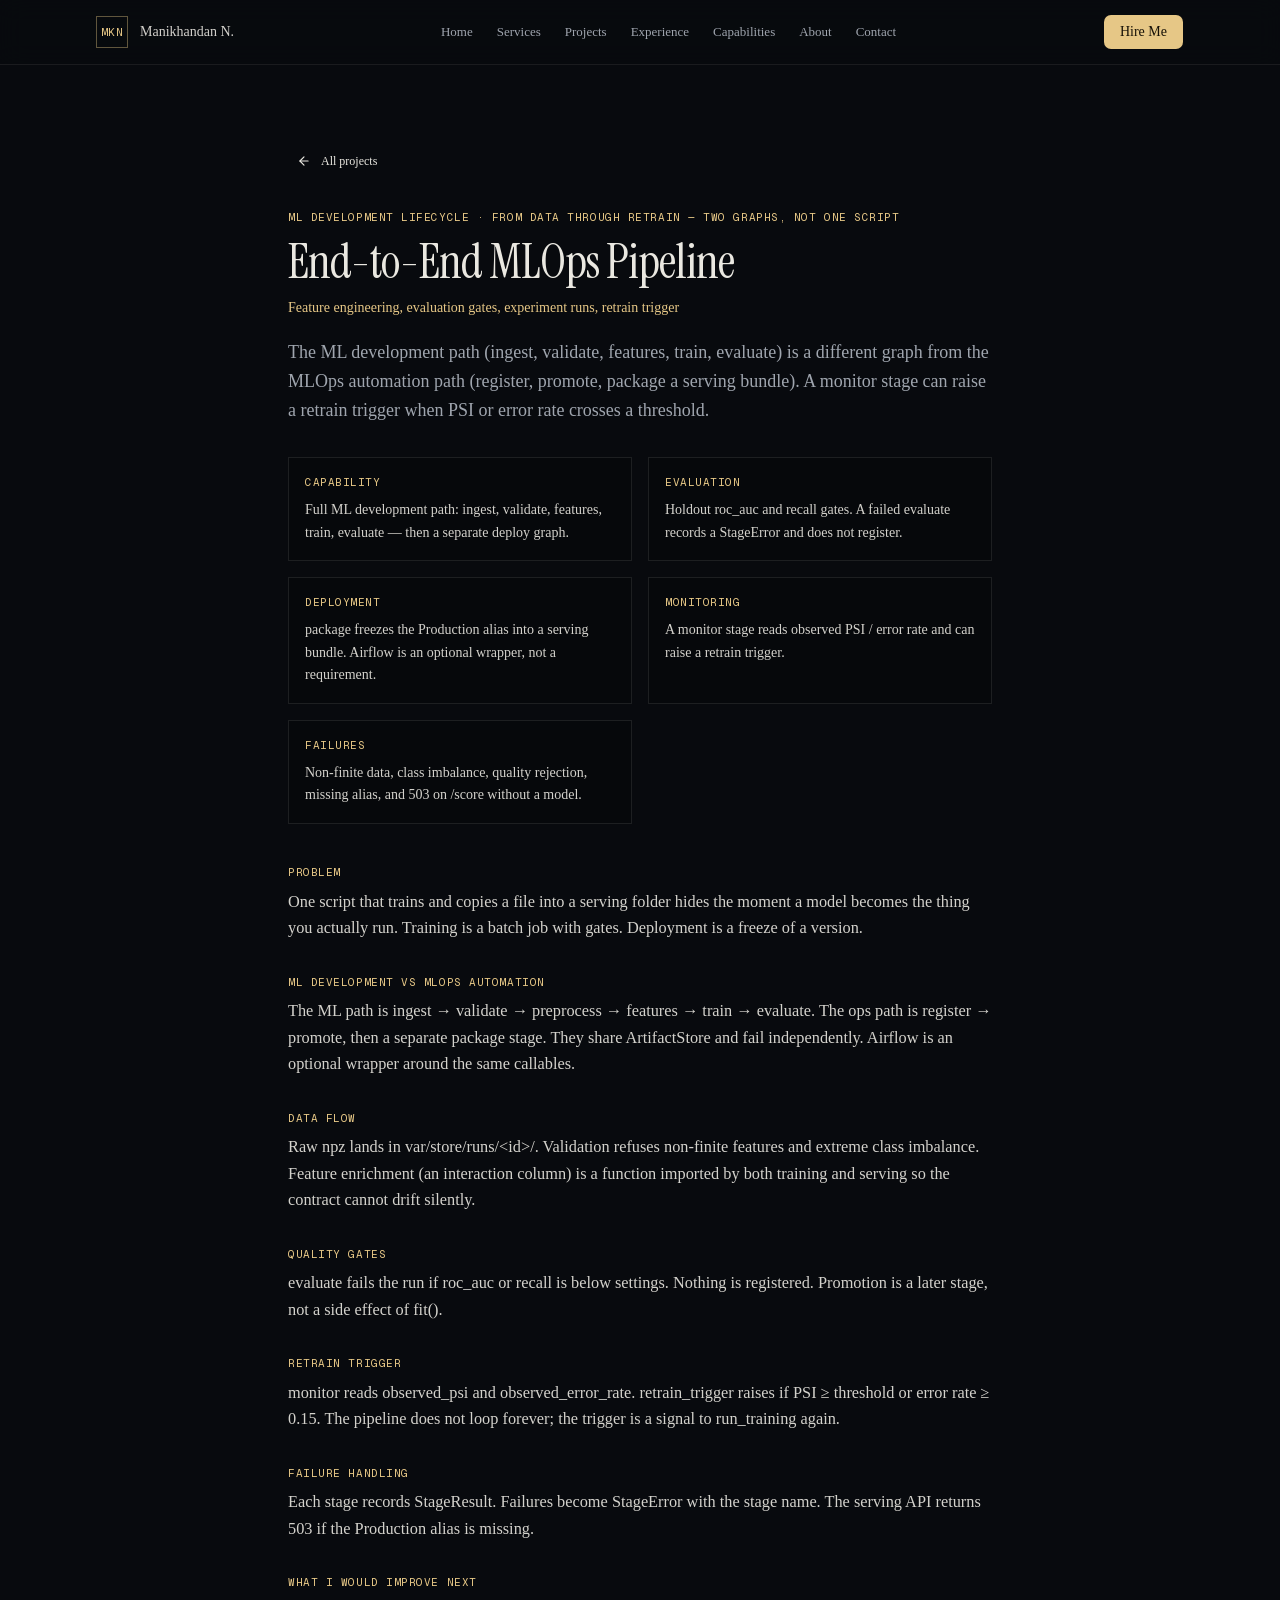
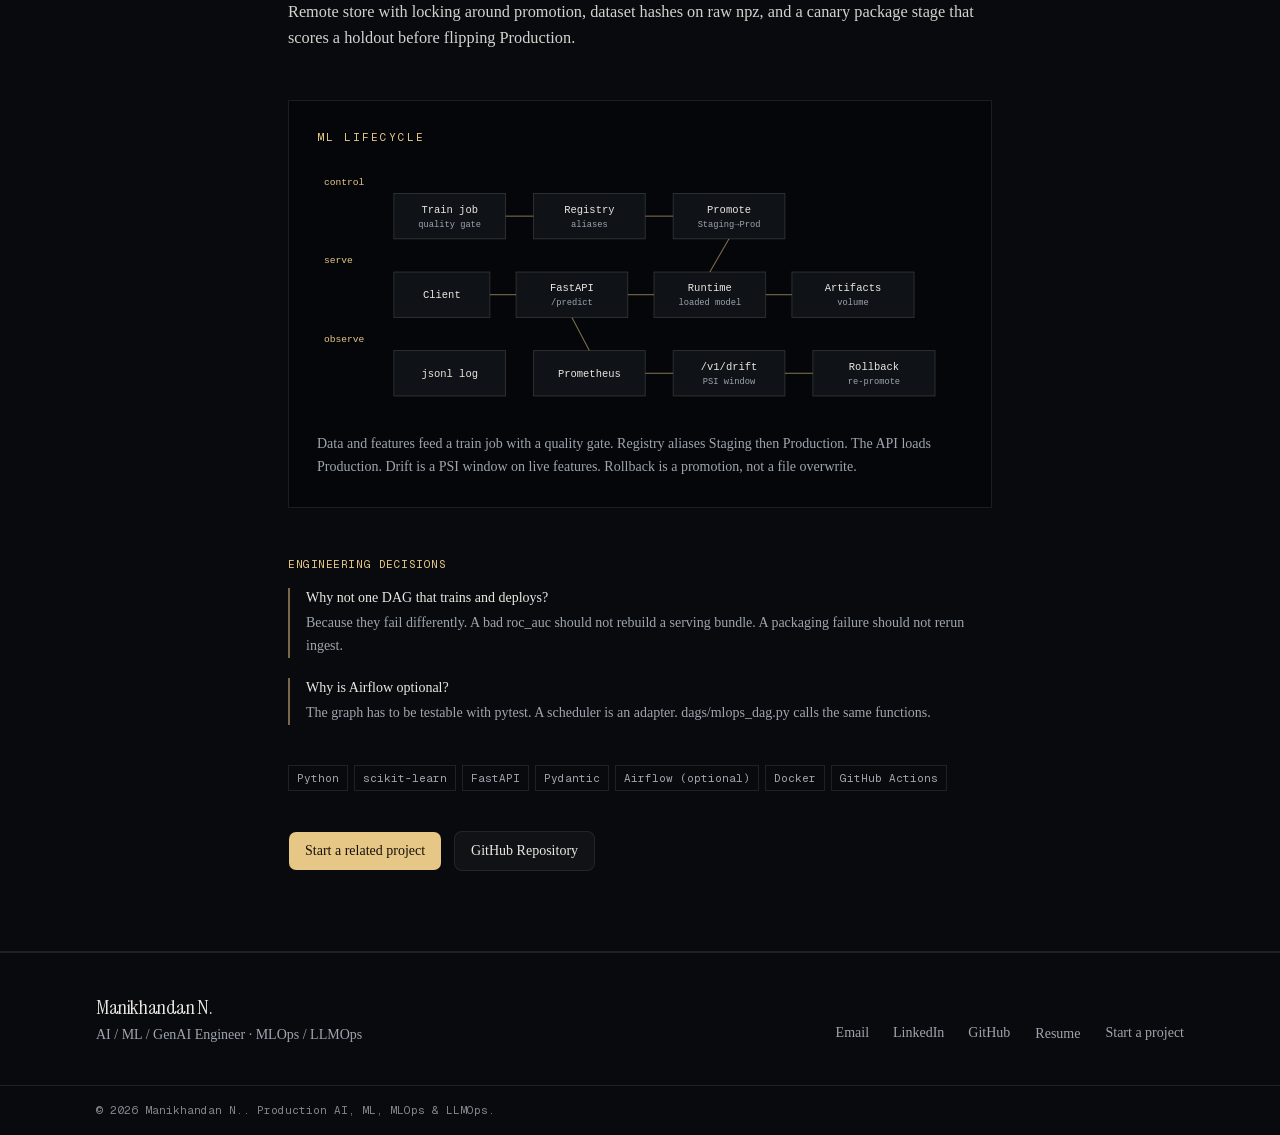
<file: projects/payment-failure-prediction/index.html>
<!doctype html><meta charset=utf-8><link rel="canonical" href="/projects/end-to-end-mlops-pipeline/"><meta http-equiv="refresh" content="0;url=/projects/end-to-end-mlops-pipeline/"><script>location.replace("/projects/end-to-end-mlops-pipeline/")</script>
</file>
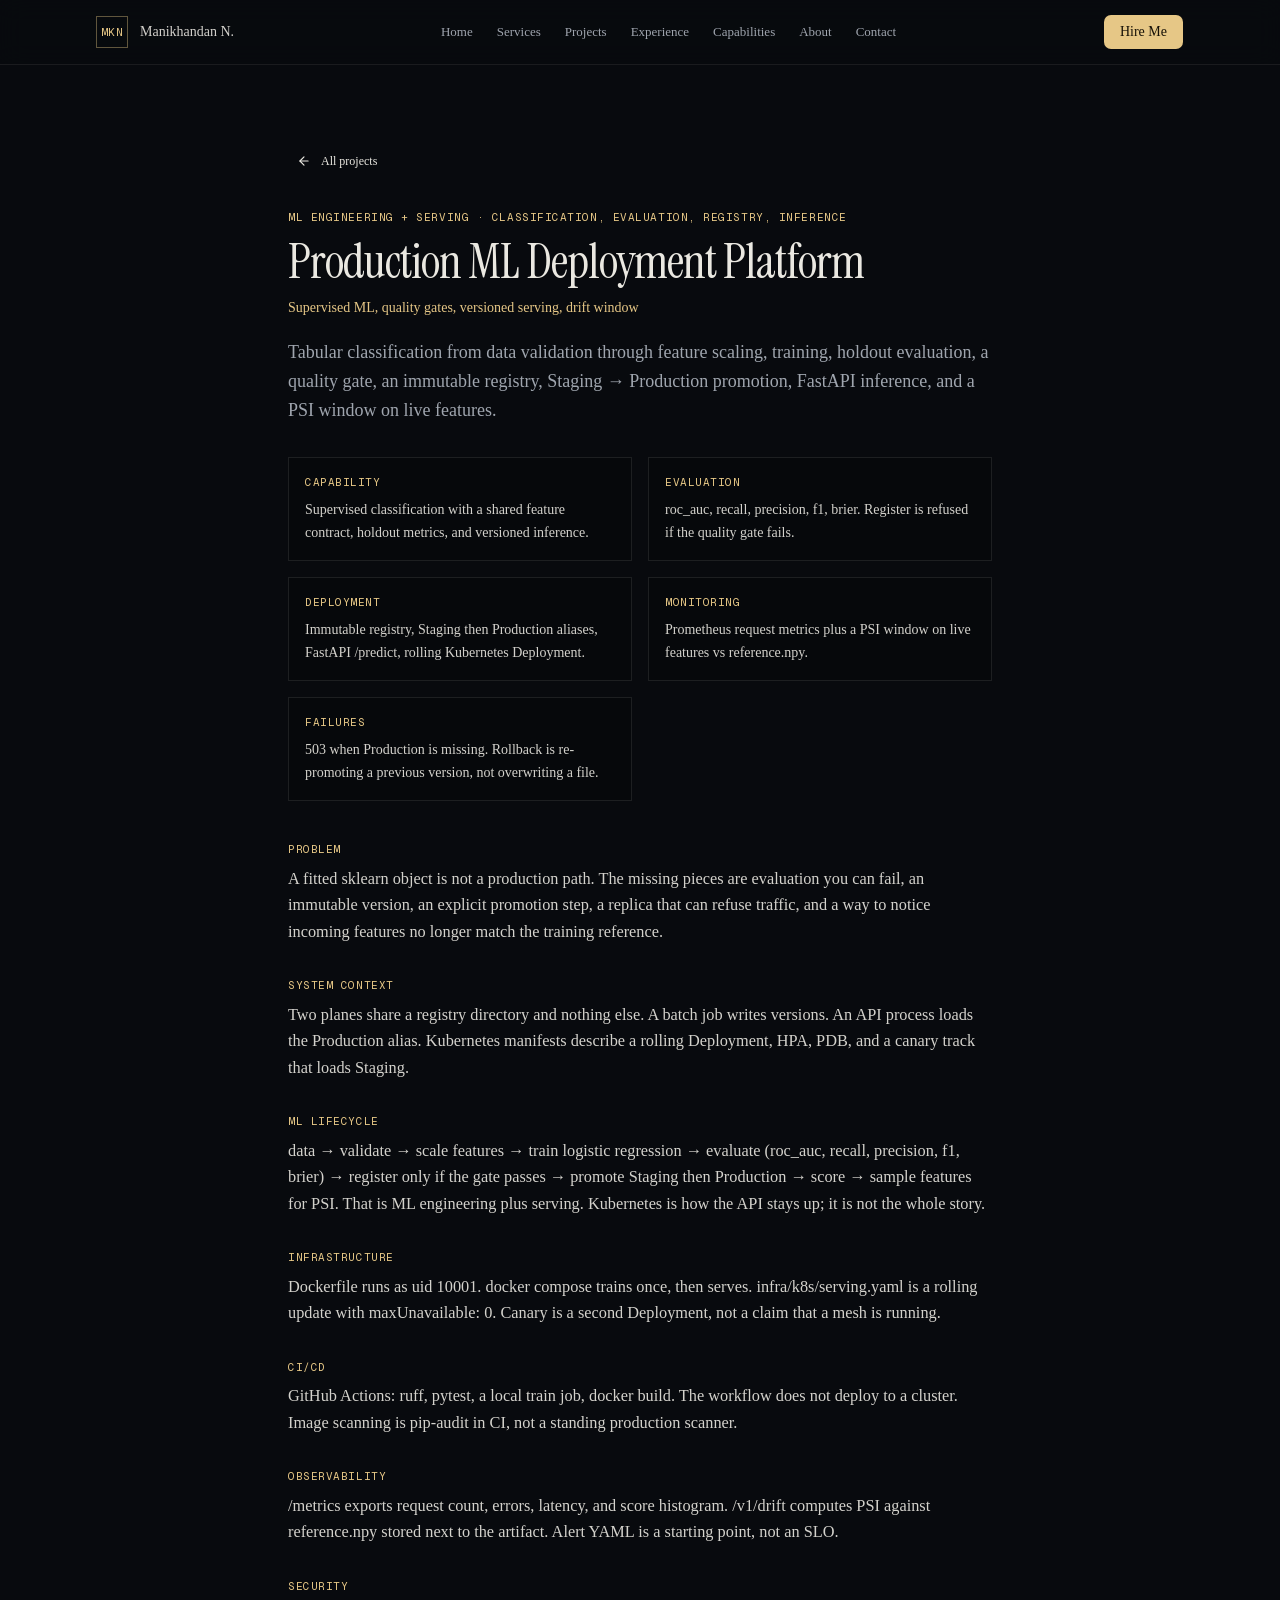
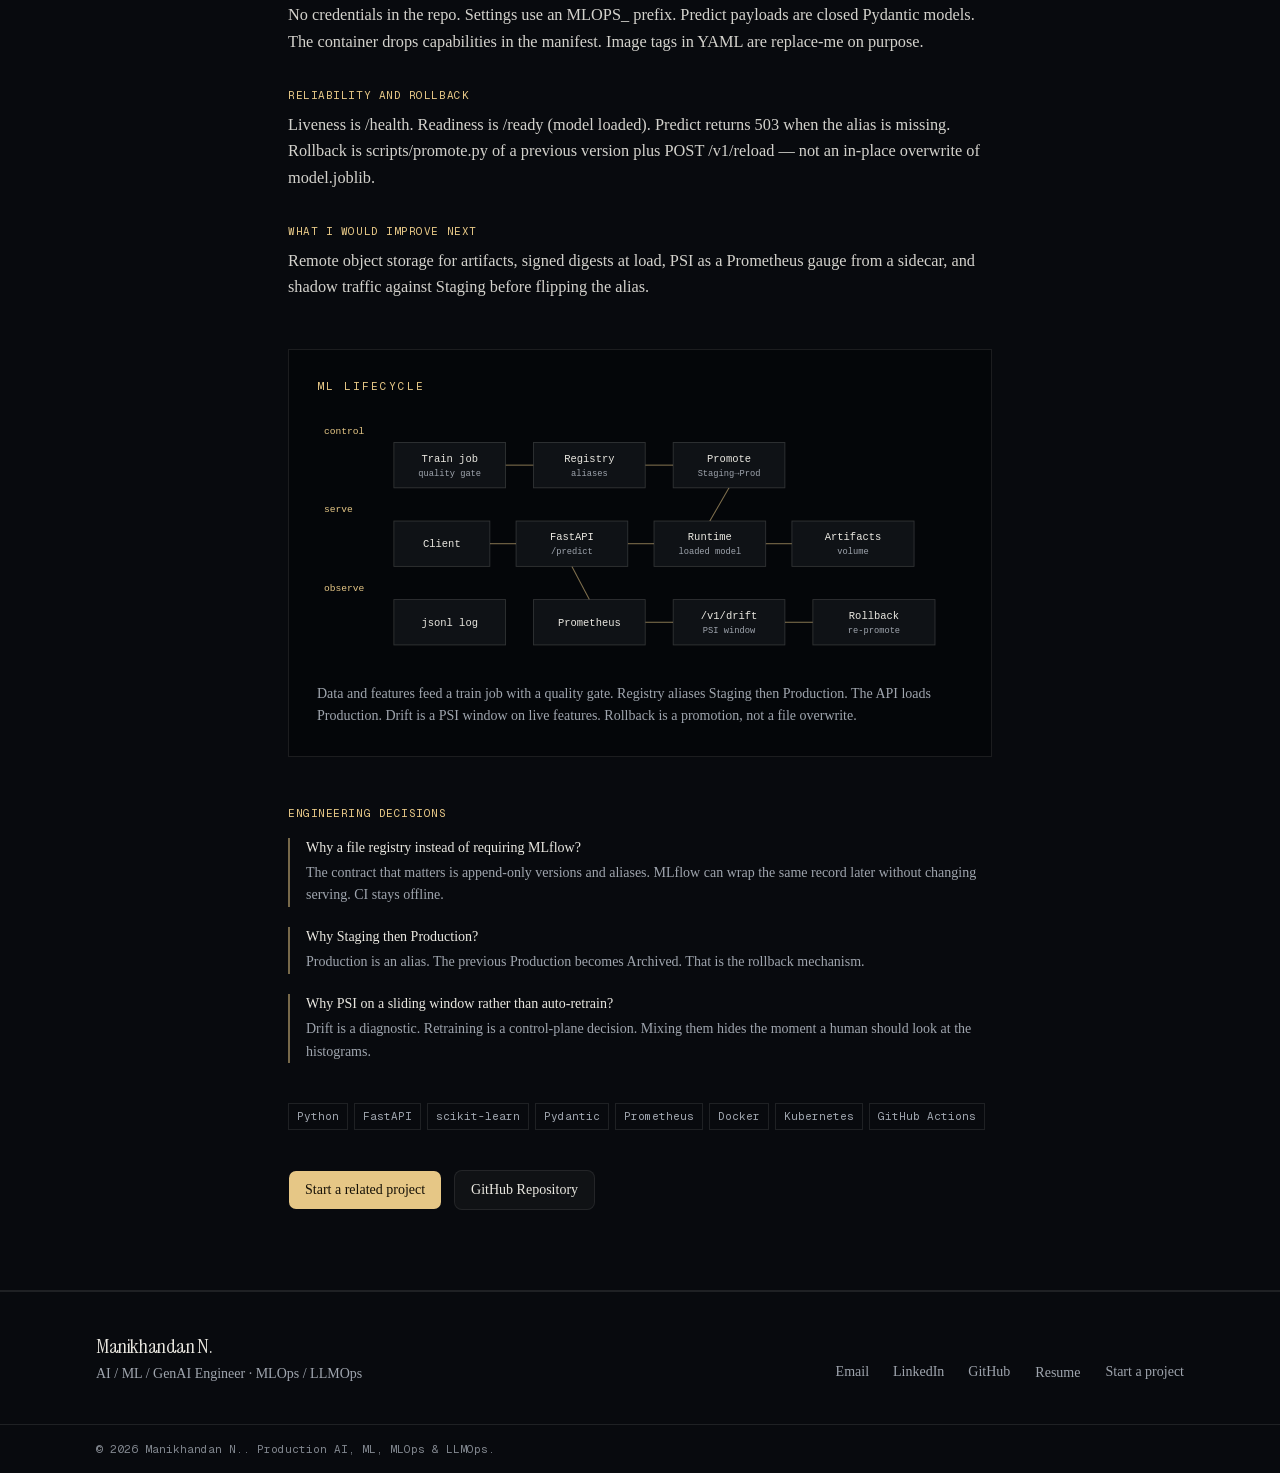
<file: projects/production-mlops-platform/index.html>
<!DOCTYPE html><!--fOdatZlE19R_L0GvSNxWB--><html lang="en" class="dark"><head><meta charSet="utf-8"/><meta name="viewport" content="width=device-width, initial-scale=1"/><link rel="preload" href="/_next/static/media/22a5144ee8d83bca-s.p.woff2" as="font" crossorigin="" type="font/woff2"/><link rel="preload" href="/_next/static/media/7d4881bb7e1bf84d-s.p.woff2" as="font" crossorigin="" type="font/woff2"/><link rel="preload" href="/_next/static/media/e6099e249fd938cc-s.p.woff2" as="font" crossorigin="" type="font/woff2"/><link rel="stylesheet" href="/_next/static/css/3395996cb38e5df4.css" data-precedence="next"/><link rel="preload" as="script" fetchPriority="low" href="/_next/static/chunks/webpack-cf455cea511e9b8b.js"/><script src="/_next/static/chunks/4bd1b696-c023c6e3521b1417.js" async=""></script><script src="/_next/static/chunks/255-bc8b3b9a93d25a64.js" async=""></script><script src="/_next/static/chunks/main-app-1f7455d4bfa8618a.js" async=""></script><script src="/_next/static/chunks/599-afd55fbd2a74c7d6.js" async=""></script><script src="/_next/static/chunks/916-5ec82ce8904f5d2c.js" async=""></script><script src="/_next/static/chunks/619-ba102abea3e3d0e4.js" async=""></script><script src="/_next/static/chunks/app/projects/%5Bslug%5D/page-7f9ec7bb29367678.js" async=""></script><script src="/_next/static/chunks/405-86494b8451ce4afb.js" async=""></script><script src="/_next/static/chunks/app/layout-2f32b47baa6e3108.js" async=""></script><script src="/_next/static/chunks/app/error-47de71159edfc2f4.js" async=""></script><meta name="next-size-adjust" content=""/><meta name="theme-color" content="#12141a"/><title>Production ML Deployment Platform — Manikhandan N.</title><meta name="description" content="Tabular classification from data validation through feature scaling, training, holdout evaluation, a quality gate, an immutable registry, Staging → Production promotion, FastAPI inference, and a PSI window on live features."/><meta name="application-name" content="Manikhandan N."/><link rel="author" href="https://manikhandan.github.io"/><meta name="author" content="Manikhandan N."/><meta name="keywords" content="AI Engineer,Machine Learning,Generative AI,LLM applications,MLOps,LLMOps,RAG,document intelligence,Kubernetes,MLflow,freelance ML engineer"/><meta name="creator" content="Manikhandan N."/><meta name="robots" content="index, follow"/><link rel="canonical" href="https://manikhandan.github.io/projects/production-mlops-platform/"/><meta property="og:title" content="Manikhandan N. — AI / ML / GenAI Engineer · MLOps / LLMOps"/><meta property="og:description" content="Machine learning, generative AI, and the platform work around them: training and evaluation, RAG and document systems, serving APIs, and the monitoring that says when the data or the model moved. Currently Senior MLOps Engineer at Ford Motor Company. Previously ML / MLOps / LLMOps at Wipro Technologies on the Lloyds Banking Group account."/><meta property="og:url" content="https://manikhandan.github.io/"/><meta property="og:site_name" content="Manikhandan N."/><meta property="og:locale" content="en_US"/><meta property="og:image:alt" content="Manikhandan N. — AI / ML / GenAI Engineer · MLOps / LLMOps"/><meta property="og:image:type" content="image/png"/><meta property="og:image" content="https://manikhandan.github.io/opengraph-image?f0aea31803882fc0"/><meta property="og:image:width" content="1200"/><meta property="og:image:height" content="630"/><meta property="og:type" content="website"/><meta name="twitter:card" content="summary_large_image"/><meta name="twitter:title" content="Manikhandan N. — AI / ML / GenAI Engineer · MLOps / LLMOps"/><meta name="twitter:description" content="Machine learning, generative AI, and the platform work around them: training and evaluation, RAG and document systems, serving APIs, and the monitoring that says when the data or the model moved. Currently Senior MLOps Engineer at Ford Motor Company. Previously ML / MLOps / LLMOps at Wipro Technologies on the Lloyds Banking Group account."/><meta name="twitter:image:alt" content="Manikhandan N. — AI / ML / GenAI Engineer · MLOps / LLMOps"/><meta name="twitter:image:type" content="image/png"/><meta name="twitter:image" content="https://manikhandan.github.io/opengraph-image?f0aea31803882fc0"/><meta name="twitter:image:width" content="1200"/><meta name="twitter:image:height" content="630"/><link rel="icon" href="/favicon.ico" type="image/x-icon" sizes="16x16"/><link rel="icon" href="/icon?c68183a40bc0cbea" type="image/png" sizes="32x32"/><script src="/_next/static/chunks/polyfills-42372ed130431b0a.js" noModule=""></script></head><body class="__variable_246ccd __variable_c29908 __variable_315a98 min-h-screen flex flex-col antialiased"><div hidden=""><!--$--><!--/$--></div><a href="#content" class="sr-only focus:not-sr-only focus:absolute focus:left-4 focus:top-4 focus:z-[100] focus:bg-background focus:px-3 focus:py-2 focus:text-sm">Skip to content</a><script type="application/ld+json">{"@context":"https://schema.org","@graph":[{"@type":"Person","name":"Manikhandan N.","jobTitle":"AI / ML / GenAI Engineer · MLOps / LLMOps","email":"mailto:manikhandan1997@gmail.com","url":"https://manikhandan.github.io","sameAs":["https://www.linkedin.com/in/mani-khandan-n-4360b9335","https://github.com/Manikhandan"],"knowsAbout":["Artificial Intelligence","Machine Learning","Generative AI","LLM applications","MLOps","LLMOps","RAG","Kubernetes"]},{"@type":"ProfessionalService","name":"Manikhandan N. — Freelance AI / ML engineering","description":"Machine learning, generative AI, and the platform work around them: training and evaluation, RAG and document systems, serving APIs, and the monitoring that says when the data or the model moved. Currently Senior MLOps Engineer at Ford Motor Company. Previously ML / MLOps / LLMOps at Wipro Technologies on the Lloyds Banking Group account.","url":"https://manikhandan.github.io","areaServed":"Global","serviceType":["Machine learning engineering","Generative AI and RAG","MLOps and LLMOps"]}]}</script><header class="sticky top-0 z-50 border-b border-border/80 bg-background/80 backdrop-blur-md"><div class="mx-auto flex h-16 max-w-6xl items-center justify-between px-5 sm:px-8"><a class="focus-visible:outline-none focus-visible:ring-2 focus-visible:ring-ring/60 flex items-center gap-3" href="/#home"><span class="flex size-8 items-center justify-center border border-brass/40 font-mono text-[11px] tracking-wider text-brass">MKN</span><span class="hidden text-sm text-foreground/90 sm:block">Manikhandan N.</span></a><nav class="hidden items-center gap-6 lg:flex" aria-label="Primary"><a class="text-[13px] text-muted-foreground transition-colors hover:text-foreground focus-visible:outline-none focus-visible:ring-2 focus-visible:ring-ring/60" href="/#home">Home</a><a class="text-[13px] text-muted-foreground transition-colors hover:text-foreground focus-visible:outline-none focus-visible:ring-2 focus-visible:ring-ring/60" href="/#services">Services</a><a class="text-[13px] text-muted-foreground transition-colors hover:text-foreground focus-visible:outline-none focus-visible:ring-2 focus-visible:ring-ring/60" href="/#projects">Projects</a><a class="text-[13px] text-muted-foreground transition-colors hover:text-foreground focus-visible:outline-none focus-visible:ring-2 focus-visible:ring-ring/60" href="/#experience">Experience</a><a class="text-[13px] text-muted-foreground transition-colors hover:text-foreground focus-visible:outline-none focus-visible:ring-2 focus-visible:ring-ring/60" href="/#stack">Capabilities</a><a class="text-[13px] text-muted-foreground transition-colors hover:text-foreground focus-visible:outline-none focus-visible:ring-2 focus-visible:ring-ring/60" href="/#about">About</a><a class="text-[13px] text-muted-foreground transition-colors hover:text-foreground focus-visible:outline-none focus-visible:ring-2 focus-visible:ring-ring/60" href="/#contact">Contact</a></nav><div class="flex items-center gap-2"><a class="focus-visible:outline-none group/button shrink-0 items-center justify-center rounded-lg border border-transparent bg-clip-padding text-sm font-medium whitespace-nowrap transition-all outline-none select-none focus-visible:border-ring focus-visible:ring-3 focus-visible:ring-ring/50 active:not-aria-[haspopup]:translate-y-px disabled:pointer-events-none disabled:opacity-50 aria-invalid:border-destructive aria-invalid:ring-3 aria-invalid:ring-destructive/20 dark:aria-invalid:border-destructive/50 dark:aria-invalid:ring-destructive/40 [&amp;_svg]:pointer-events-none [&amp;_svg]:shrink-0 [&amp;_svg:not([class*=&#x27;size-&#x27;])]:size-4 bg-primary text-primary-foreground hover:bg-primary/80 gap-1.5 has-data-[icon=inline-end]:pr-2 has-data-[icon=inline-start]:pl-2 hidden h-9 px-4 sm:inline-flex" href="/#contact">Hire Me</a><button type="button" tabindex="0" data-slot="sheet-trigger" aria-label="Open menu" data-base-ui-click-trigger="" id="base-ui-_R_3tpb_" aria-haspopup="dialog" aria-expanded="false" class="group/button inline-flex shrink-0 items-center justify-center rounded-lg border bg-clip-padding text-sm font-medium whitespace-nowrap transition-all outline-none select-none focus-visible:border-ring focus-visible:ring-3 focus-visible:ring-ring/50 active:not-aria-[haspopup]:translate-y-px disabled:pointer-events-none disabled:opacity-50 aria-invalid:border-destructive aria-invalid:ring-3 aria-invalid:ring-destructive/20 dark:aria-invalid:border-destructive/50 dark:aria-invalid:ring-destructive/40 [&amp;_svg]:pointer-events-none [&amp;_svg]:shrink-0 [&amp;_svg:not([class*=&#x27;size-&#x27;])]:size-4 border-border bg-background hover:bg-muted hover:text-foreground aria-expanded:bg-muted aria-expanded:text-foreground dark:border-input dark:bg-input/30 dark:hover:bg-input/50 size-8 lg:hidden"><svg xmlns="http://www.w3.org/2000/svg" width="24" height="24" viewBox="0 0 24 24" fill="none" stroke="currentColor" stroke-width="2" stroke-linecap="round" stroke-linejoin="round" class="lucide lucide-menu" aria-hidden="true"><path d="M4 5h16"></path><path d="M4 12h16"></path><path d="M4 19h16"></path></svg></button></div></div></header><main id="content" class="flex-1"><!--$?--><template id="B:0"></template><div class="mx-auto max-w-6xl px-5 py-24 font-mono text-sm text-muted-foreground">Loading…</div><!--/$--></main><footer class="border-t border-border"><div class="mx-auto flex max-w-6xl flex-col gap-6 px-5 py-10 sm:flex-row sm:items-end sm:justify-between sm:px-8"><div><p class="font-display text-xl text-foreground">Manikhandan N.</p><p class="mt-1 text-sm text-muted-foreground">AI / ML / GenAI Engineer · MLOps / LLMOps</p></div><div class="flex flex-wrap gap-x-6 gap-y-2 text-sm text-muted-foreground"><a href="mailto:manikhandan1997@gmail.com" class="hover:text-foreground">Email</a><a href="https://www.linkedin.com/in/mani-khandan-n-4360b9335" target="_blank" rel="noopener noreferrer" class="hover:text-foreground">LinkedIn</a><a href="https://github.com/Manikhandan" target="_blank" rel="noopener noreferrer" class="hover:text-foreground">GitHub</a><a class="group/button inline-flex shrink-0 items-center justify-center rounded-lg border border-transparent bg-clip-padding font-medium whitespace-nowrap transition-all outline-none select-none focus-visible:border-ring active:not-aria-[haspopup]:translate-y-px disabled:pointer-events-none disabled:opacity-50 aria-invalid:border-destructive aria-invalid:ring-3 aria-invalid:ring-destructive/20 dark:aria-invalid:border-destructive/50 dark:aria-invalid:ring-destructive/40 [&amp;_svg]:pointer-events-none [&amp;_svg]:shrink-0 [&amp;_svg:not([class*=&#x27;size-&#x27;])]:size-4 underline-offset-4 hover:underline gap-1.5 has-data-[icon=inline-end]:pr-2 has-data-[icon=inline-start]:pl-2 focus-visible:outline-none focus-visible:ring-2 focus-visible:ring-ring/60 h-auto px-0 text-sm text-muted-foreground" href="/resume/">Resume</a><a class="focus-visible:outline-none focus-visible:ring-2 focus-visible:ring-ring/60 hover:text-foreground" href="/#contact">Start a project</a></div></div><div class="border-t border-border"><p class="mx-auto max-w-6xl px-5 py-4 font-mono text-[11px] text-muted-foreground/80 sm:px-8">© <!-- -->2026<!-- --> <!-- -->Manikhandan N.<!-- -->. Production AI, ML, MLOps &amp; LLMOps.</p></div></footer><script>requestAnimationFrame(function(){$RT=performance.now()});</script><script src="/_next/static/chunks/webpack-cf455cea511e9b8b.js" id="_R_" async=""></script><div hidden id="S:0"><article class="border-b border-border py-16 sm:py-20"><div class="mx-auto w-full px-5 sm:px-8 max-w-3xl"><a class="focus-visible:outline-none group/button inline-flex shrink-0 items-center justify-center rounded-lg border border-transparent bg-clip-padding font-medium whitespace-nowrap transition-all outline-none select-none focus-visible:border-ring focus-visible:ring-3 focus-visible:ring-ring/50 active:not-aria-[haspopup]:translate-y-px disabled:pointer-events-none disabled:opacity-50 aria-invalid:border-destructive aria-invalid:ring-3 aria-invalid:ring-destructive/20 dark:aria-invalid:border-destructive/50 dark:aria-invalid:ring-destructive/40 [&amp;_svg]:pointer-events-none [&amp;_svg]:shrink-0 [&amp;_svg:not([class*=&#x27;size-&#x27;])]:size-4 hover:bg-muted hover:text-foreground aria-expanded:bg-muted aria-expanded:text-foreground dark:hover:bg-muted/50 gap-1.5 has-data-[icon=inline-end]:pr-2 has-data-[icon=inline-start]:pl-2 h-8 px-0 text-xs" href="/#projects"><svg xmlns="http://www.w3.org/2000/svg" width="24" height="24" viewBox="0 0 24 24" fill="none" stroke="currentColor" stroke-width="2" stroke-linecap="round" stroke-linejoin="round" class="lucide lucide-arrow-left mr-1 size-3.5" aria-hidden="true" data-icon="inline-start"><path d="m12 19-7-7 7-7"></path><path d="M19 12H5"></path></svg>All projects</a><p class="mt-8 font-mono text-[11px] uppercase tracking-wider text-brass">ML engineering + serving<!-- --> · <!-- -->Classification, evaluation, registry, inference</p><h1 class="mt-3 font-display text-4xl sm:text-5xl">Production ML Deployment Platform</h1><p class="mt-3 text-sm text-brass">Supervised ML, quality gates, versioned serving, drift window</p><p class="mt-5 text-lg leading-relaxed text-muted-foreground">Tabular classification from data validation through feature scaling, training, holdout evaluation, a quality gate, an immutable registry, Staging → Production promotion, FastAPI inference, and a PSI window on live features.</p><dl class="mt-8 grid gap-4 sm:grid-cols-2"><div class="border border-border bg-ink/40 p-4"><dt class="font-mono text-[11px] uppercase tracking-wider text-brass">Capability</dt><dd class="mt-2 text-sm leading-relaxed text-foreground/90">Supervised classification with a shared feature contract, holdout metrics, and versioned inference.</dd></div><div class="border border-border bg-ink/40 p-4"><dt class="font-mono text-[11px] uppercase tracking-wider text-brass">Evaluation</dt><dd class="mt-2 text-sm leading-relaxed text-foreground/90">roc_auc, recall, precision, f1, brier. Register is refused if the quality gate fails.</dd></div><div class="border border-border bg-ink/40 p-4"><dt class="font-mono text-[11px] uppercase tracking-wider text-brass">Deployment</dt><dd class="mt-2 text-sm leading-relaxed text-foreground/90">Immutable registry, Staging then Production aliases, FastAPI /predict, rolling Kubernetes Deployment.</dd></div><div class="border border-border bg-ink/40 p-4"><dt class="font-mono text-[11px] uppercase tracking-wider text-brass">Monitoring</dt><dd class="mt-2 text-sm leading-relaxed text-foreground/90">Prometheus request metrics plus a PSI window on live features vs reference.npy.</dd></div><div class="border border-border bg-ink/40 p-4"><dt class="font-mono text-[11px] uppercase tracking-wider text-brass">Failures</dt><dd class="mt-2 text-sm leading-relaxed text-foreground/90">503 when Production is missing. Rollback is re-promoting a previous version, not overwriting a file.</dd></div></dl><div class="mt-10 space-y-8"><section><h2 class="font-mono text-[11px] uppercase tracking-wider text-brass">Problem</h2><p class="mt-2 text-[1.02rem] leading-relaxed text-foreground/90">A fitted sklearn object is not a production path. The missing pieces are evaluation you can fail, an immutable version, an explicit promotion step, a replica that can refuse traffic, and a way to notice incoming features no longer match the training reference.</p></section><section><h2 class="font-mono text-[11px] uppercase tracking-wider text-brass">System context</h2><p class="mt-2 text-[1.02rem] leading-relaxed text-foreground/90">Two planes share a registry directory and nothing else. A batch job writes versions. An API process loads the Production alias. Kubernetes manifests describe a rolling Deployment, HPA, PDB, and a canary track that loads Staging.</p></section><section><h2 class="font-mono text-[11px] uppercase tracking-wider text-brass">ML lifecycle</h2><p class="mt-2 text-[1.02rem] leading-relaxed text-foreground/90">data → validate → scale features → train logistic regression → evaluate (roc_auc, recall, precision, f1, brier) → register only if the gate passes → promote Staging then Production → score → sample features for PSI. That is ML engineering plus serving. Kubernetes is how the API stays up; it is not the whole story.</p></section><section><h2 class="font-mono text-[11px] uppercase tracking-wider text-brass">Infrastructure</h2><p class="mt-2 text-[1.02rem] leading-relaxed text-foreground/90">Dockerfile runs as uid 10001. docker compose trains once, then serves. infra/k8s/serving.yaml is a rolling update with maxUnavailable: 0. Canary is a second Deployment, not a claim that a mesh is running.</p></section><section><h2 class="font-mono text-[11px] uppercase tracking-wider text-brass">CI/CD</h2><p class="mt-2 text-[1.02rem] leading-relaxed text-foreground/90">GitHub Actions: ruff, pytest, a local train job, docker build. The workflow does not deploy to a cluster. Image scanning is pip-audit in CI, not a standing production scanner.</p></section><section><h2 class="font-mono text-[11px] uppercase tracking-wider text-brass">Observability</h2><p class="mt-2 text-[1.02rem] leading-relaxed text-foreground/90">/metrics exports request count, errors, latency, and score histogram. /v1/drift computes PSI against reference.npy stored next to the artifact. Alert YAML is a starting point, not an SLO.</p></section><section><h2 class="font-mono text-[11px] uppercase tracking-wider text-brass">Security</h2><p class="mt-2 text-[1.02rem] leading-relaxed text-foreground/90">No credentials in the repo. Settings use an MLOPS_ prefix. Predict payloads are closed Pydantic models. The container drops capabilities in the manifest. Image tags in YAML are replace-me on purpose.</p></section><section><h2 class="font-mono text-[11px] uppercase tracking-wider text-brass">Reliability and rollback</h2><p class="mt-2 text-[1.02rem] leading-relaxed text-foreground/90">Liveness is /health. Readiness is /ready (model loaded). Predict returns 503 when the alias is missing. Rollback is scripts/promote.py of a previous version plus POST /v1/reload — not an in-place overwrite of model.joblib.</p></section><section><h2 class="font-mono text-[11px] uppercase tracking-wider text-brass">What I would improve next</h2><p class="mt-2 text-[1.02rem] leading-relaxed text-foreground/90">Remote object storage for artifacts, signed digests at load, PSI as a Prometheus gauge from a sidecar, and shadow traffic against Staging before flipping the alias.</p></section></div><div class="mt-12"><figure class="border border-border bg-ink p-5 sm:p-7"><figcaption class="mb-6 font-mono text-[11px] uppercase tracking-[0.18em] text-brass">ML lifecycle</figcaption><svg viewBox="0 0 740 280" class="hidden h-auto w-full md:block" role="img" aria-label="ML lifecycle"><text x="8" y="18" fill="oklch(0.84 0.09 85)" font-size="11" font-family="ui-monospace, monospace">control</text><text x="8" y="108" fill="oklch(0.84 0.09 85)" font-size="11" font-family="ui-monospace, monospace">serve</text><text x="8" y="198" fill="oklch(0.84 0.09 85)" font-size="11" font-family="ui-monospace, monospace">observe</text><line x1="216" y1="54" x2="248" y2="54" stroke="oklch(0.84 0.09 85 / 55%)" stroke-width="1.2"></line><line x1="376" y1="54" x2="408" y2="54" stroke="oklch(0.84 0.09 85 / 55%)" stroke-width="1.2"></line><line x1="472" y1="80" x2="450" y2="118" stroke="oklch(0.84 0.09 85 / 55%)" stroke-width="1.2"></line><line x1="198" y1="144" x2="228" y2="144" stroke="oklch(0.84 0.09 85 / 55%)" stroke-width="1.2"></line><line x1="356" y1="144" x2="386" y2="144" stroke="oklch(0.84 0.09 85 / 55%)" stroke-width="1.2"></line><line x1="514" y1="144" x2="544" y2="144" stroke="oklch(0.84 0.09 85 / 55%)" stroke-width="1.2"></line><line x1="292" y1="170" x2="312" y2="208" stroke="oklch(0.84 0.09 85 / 55%)" stroke-width="1.2"></line><line x1="376" y1="234" x2="408" y2="234" stroke="oklch(0.84 0.09 85 / 55%)" stroke-width="1.2"></line><line x1="536" y1="234" x2="568" y2="234" stroke="oklch(0.84 0.09 85 / 55%)" stroke-width="1.2"></line><g><rect x="88" y="28" width="128" height="52" fill="oklch(0.18 0.01 260)" stroke="oklch(0.93 0.01 90 / 18%)"></rect><text x="152" y="50" text-anchor="middle" fill="oklch(0.93 0.01 90)" font-size="12" font-family="ui-monospace, monospace">Train job</text><text x="152" y="66" text-anchor="middle" fill="oklch(0.72 0.015 260)" font-size="10" font-family="ui-monospace, monospace">quality gate</text></g><g><rect x="248" y="28" width="128" height="52" fill="oklch(0.18 0.01 260)" stroke="oklch(0.93 0.01 90 / 18%)"></rect><text x="312" y="50" text-anchor="middle" fill="oklch(0.93 0.01 90)" font-size="12" font-family="ui-monospace, monospace">Registry</text><text x="312" y="66" text-anchor="middle" fill="oklch(0.72 0.015 260)" font-size="10" font-family="ui-monospace, monospace">aliases</text></g><g><rect x="408" y="28" width="128" height="52" fill="oklch(0.18 0.01 260)" stroke="oklch(0.93 0.01 90 / 18%)"></rect><text x="472" y="50" text-anchor="middle" fill="oklch(0.93 0.01 90)" font-size="12" font-family="ui-monospace, monospace">Promote</text><text x="472" y="66" text-anchor="middle" fill="oklch(0.72 0.015 260)" font-size="10" font-family="ui-monospace, monospace">Staging→Prod</text></g><g><rect x="88" y="118" width="110" height="52" fill="oklch(0.18 0.01 260)" stroke="oklch(0.93 0.01 90 / 18%)"></rect><text x="143" y="148" text-anchor="middle" fill="oklch(0.93 0.01 90)" font-size="12" font-family="ui-monospace, monospace">Client</text></g><g><rect x="228" y="118" width="128" height="52" fill="oklch(0.18 0.01 260)" stroke="oklch(0.93 0.01 90 / 18%)"></rect><text x="292" y="140" text-anchor="middle" fill="oklch(0.93 0.01 90)" font-size="12" font-family="ui-monospace, monospace">FastAPI</text><text x="292" y="156" text-anchor="middle" fill="oklch(0.72 0.015 260)" font-size="10" font-family="ui-monospace, monospace">/predict</text></g><g><rect x="386" y="118" width="128" height="52" fill="oklch(0.18 0.01 260)" stroke="oklch(0.93 0.01 90 / 18%)"></rect><text x="450" y="140" text-anchor="middle" fill="oklch(0.93 0.01 90)" font-size="12" font-family="ui-monospace, monospace">Runtime</text><text x="450" y="156" text-anchor="middle" fill="oklch(0.72 0.015 260)" font-size="10" font-family="ui-monospace, monospace">loaded model</text></g><g><rect x="544" y="118" width="140" height="52" fill="oklch(0.18 0.01 260)" stroke="oklch(0.93 0.01 90 / 18%)"></rect><text x="614" y="140" text-anchor="middle" fill="oklch(0.93 0.01 90)" font-size="12" font-family="ui-monospace, monospace">Artifacts</text><text x="614" y="156" text-anchor="middle" fill="oklch(0.72 0.015 260)" font-size="10" font-family="ui-monospace, monospace">volume</text></g><g><rect x="88" y="208" width="128" height="52" fill="oklch(0.18 0.01 260)" stroke="oklch(0.93 0.01 90 / 18%)"></rect><text x="152" y="238" text-anchor="middle" fill="oklch(0.93 0.01 90)" font-size="12" font-family="ui-monospace, monospace">jsonl log</text></g><g><rect x="248" y="208" width="128" height="52" fill="oklch(0.18 0.01 260)" stroke="oklch(0.93 0.01 90 / 18%)"></rect><text x="312" y="238" text-anchor="middle" fill="oklch(0.93 0.01 90)" font-size="12" font-family="ui-monospace, monospace">Prometheus</text></g><g><rect x="408" y="208" width="128" height="52" fill="oklch(0.18 0.01 260)" stroke="oklch(0.93 0.01 90 / 18%)"></rect><text x="472" y="230" text-anchor="middle" fill="oklch(0.93 0.01 90)" font-size="12" font-family="ui-monospace, monospace">/v1/drift</text><text x="472" y="246" text-anchor="middle" fill="oklch(0.72 0.015 260)" font-size="10" font-family="ui-monospace, monospace">PSI window</text></g><g><rect x="568" y="208" width="140" height="52" fill="oklch(0.18 0.01 260)" stroke="oklch(0.93 0.01 90 / 18%)"></rect><text x="638" y="230" text-anchor="middle" fill="oklch(0.93 0.01 90)" font-size="12" font-family="ui-monospace, monospace">Rollback</text><text x="638" y="246" text-anchor="middle" fill="oklch(0.72 0.015 260)" font-size="10" font-family="ui-monospace, monospace">re-promote</text></g></svg><ol class="grid gap-2 md:hidden"><li class="flex items-baseline gap-3 border border-border px-3 py-2"><span class="font-mono text-[11px] text-brass">01</span><span class="font-mono text-xs text-foreground">Train job</span><span class="text-xs text-muted-foreground">quality gate</span></li><li class="flex items-baseline gap-3 border border-border px-3 py-2"><span class="font-mono text-[11px] text-brass">02</span><span class="font-mono text-xs text-foreground">Registry</span><span class="text-xs text-muted-foreground">aliases</span></li><li class="flex items-baseline gap-3 border border-border px-3 py-2"><span class="font-mono text-[11px] text-brass">03</span><span class="font-mono text-xs text-foreground">Promote</span><span class="text-xs text-muted-foreground">Staging→Prod</span></li><li class="flex items-baseline gap-3 border border-border px-3 py-2"><span class="font-mono text-[11px] text-brass">04</span><span class="font-mono text-xs text-foreground">Client</span></li><li class="flex items-baseline gap-3 border border-border px-3 py-2"><span class="font-mono text-[11px] text-brass">05</span><span class="font-mono text-xs text-foreground">FastAPI</span><span class="text-xs text-muted-foreground">/predict</span></li><li class="flex items-baseline gap-3 border border-border px-3 py-2"><span class="font-mono text-[11px] text-brass">06</span><span class="font-mono text-xs text-foreground">Runtime</span><span class="text-xs text-muted-foreground">loaded model</span></li><li class="flex items-baseline gap-3 border border-border px-3 py-2"><span class="font-mono text-[11px] text-brass">07</span><span class="font-mono text-xs text-foreground">Artifacts</span><span class="text-xs text-muted-foreground">volume</span></li><li class="flex items-baseline gap-3 border border-border px-3 py-2"><span class="font-mono text-[11px] text-brass">08</span><span class="font-mono text-xs text-foreground">jsonl log</span></li><li class="flex items-baseline gap-3 border border-border px-3 py-2"><span class="font-mono text-[11px] text-brass">09</span><span class="font-mono text-xs text-foreground">Prometheus</span></li><li class="flex items-baseline gap-3 border border-border px-3 py-2"><span class="font-mono text-[11px] text-brass">10</span><span class="font-mono text-xs text-foreground">/v1/drift</span><span class="text-xs text-muted-foreground">PSI window</span></li><li class="flex items-baseline gap-3 border border-border px-3 py-2"><span class="font-mono text-[11px] text-brass">11</span><span class="font-mono text-xs text-foreground">Rollback</span><span class="text-xs text-muted-foreground">re-promote</span></li></ol><p class="mt-5 text-sm leading-relaxed text-muted-foreground">Data and features feed a train job with a quality gate. Registry aliases Staging then Production. The API loads Production. Drift is a PSI window on live features. Rollback is a promotion, not a file overwrite.</p></figure></div><section class="mt-12"><h2 class="font-mono text-[11px] uppercase tracking-wider text-brass">Engineering decisions</h2><dl class="mt-4 space-y-5"><div class="border-l-2 border-brass/50 pl-4"><dt class="text-sm font-medium text-foreground">Why a file registry instead of requiring MLflow?</dt><dd class="mt-1 text-sm leading-relaxed text-muted-foreground">The contract that matters is append-only versions and aliases. MLflow can wrap the same record later without changing serving. CI stays offline.</dd></div><div class="border-l-2 border-brass/50 pl-4"><dt class="text-sm font-medium text-foreground">Why Staging then Production?</dt><dd class="mt-1 text-sm leading-relaxed text-muted-foreground">Production is an alias. The previous Production becomes Archived. That is the rollback mechanism.</dd></div><div class="border-l-2 border-brass/50 pl-4"><dt class="text-sm font-medium text-foreground">Why PSI on a sliding window rather than auto-retrain?</dt><dd class="mt-1 text-sm leading-relaxed text-muted-foreground">Drift is a diagnostic. Retraining is a control-plane decision. Mixing them hides the moment a human should look at the histograms.</dd></div></dl></section><ul class="mt-10 flex flex-wrap gap-1.5"><li class="border border-border px-2 py-1 font-mono text-[11px] text-muted-foreground">Python</li><li class="border border-border px-2 py-1 font-mono text-[11px] text-muted-foreground">FastAPI</li><li class="border border-border px-2 py-1 font-mono text-[11px] text-muted-foreground">scikit-learn</li><li class="border border-border px-2 py-1 font-mono text-[11px] text-muted-foreground">Pydantic</li><li class="border border-border px-2 py-1 font-mono text-[11px] text-muted-foreground">Prometheus</li><li class="border border-border px-2 py-1 font-mono text-[11px] text-muted-foreground">Docker</li><li class="border border-border px-2 py-1 font-mono text-[11px] text-muted-foreground">Kubernetes</li><li class="border border-border px-2 py-1 font-mono text-[11px] text-muted-foreground">GitHub Actions</li></ul><div class="mt-10 flex flex-wrap gap-3"><a href="mailto:manikhandan1997@gmail.com?subject=Production%20ML%20Deployment%20Platform%20%E2%80%94%20project%20inquiry" class="group/button inline-flex shrink-0 items-center justify-center rounded-lg border border-transparent bg-clip-padding text-sm font-medium whitespace-nowrap transition-all outline-none select-none focus-visible:border-ring active:not-aria-[haspopup]:translate-y-px disabled:pointer-events-none disabled:opacity-50 aria-invalid:border-destructive aria-invalid:ring-3 aria-invalid:ring-destructive/20 dark:aria-invalid:border-destructive/50 dark:aria-invalid:ring-destructive/40 [&amp;_svg]:pointer-events-none [&amp;_svg]:shrink-0 [&amp;_svg:not([class*=&#x27;size-&#x27;])]:size-4 bg-primary text-primary-foreground hover:bg-primary/80 gap-1.5 has-data-[icon=inline-end]:pr-2 has-data-[icon=inline-start]:pl-2 focus-visible:outline-none focus-visible:ring-2 focus-visible:ring-ring/60 h-10 px-4">Start a related project</a><a href="https://github.com/Manikhandan/production-mlops-platform" class="group/button inline-flex shrink-0 items-center justify-center rounded-lg border bg-clip-padding text-sm font-medium whitespace-nowrap transition-all outline-none select-none focus-visible:border-ring active:not-aria-[haspopup]:translate-y-px disabled:pointer-events-none disabled:opacity-50 aria-invalid:border-destructive aria-invalid:ring-3 aria-invalid:ring-destructive/20 dark:aria-invalid:border-destructive/50 dark:aria-invalid:ring-destructive/40 [&amp;_svg]:pointer-events-none [&amp;_svg]:shrink-0 [&amp;_svg:not([class*=&#x27;size-&#x27;])]:size-4 border-border bg-background hover:bg-muted hover:text-foreground aria-expanded:bg-muted aria-expanded:text-foreground dark:border-input dark:bg-input/30 dark:hover:bg-input/50 gap-1.5 has-data-[icon=inline-end]:pr-2 has-data-[icon=inline-start]:pl-2 focus-visible:outline-none focus-visible:ring-2 focus-visible:ring-ring/60 h-10 px-4" target="_blank" rel="noopener noreferrer">GitHub Repository</a></div></div></article><!--$--><!--/$--></div><script>$RB=[];$RV=function(a){$RT=performance.now();for(var b=0;b<a.length;b+=2){var c=a[b],e=a[b+1];null!==e.parentNode&&e.parentNode.removeChild(e);var f=c.parentNode;if(f){var g=c.previousSibling,h=0;do{if(c&&8===c.nodeType){var d=c.data;if("/$"===d||"/&"===d)if(0===h)break;else h--;else"$"!==d&&"$?"!==d&&"$~"!==d&&"$!"!==d&&"&"!==d||h++}d=c.nextSibling;f.removeChild(c);c=d}while(c);for(;e.firstChild;)f.insertBefore(e.firstChild,c);g.data="$";g._reactRetry&&requestAnimationFrame(g._reactRetry)}}a.length=0};
$RC=function(a,b){if(b=document.getElementById(b))(a=document.getElementById(a))?(a.previousSibling.data="$~",$RB.push(a,b),2===$RB.length&&("number"!==typeof $RT?requestAnimationFrame($RV.bind(null,$RB)):(a=performance.now(),setTimeout($RV.bind(null,$RB),2300>a&&2E3<a?2300-a:$RT+300-a)))):b.parentNode.removeChild(b)};$RC("B:0","S:0")</script><script>(self.__next_f=self.__next_f||[]).push([0])</script><script>self.__next_f.push([1,"1:\"$Sreact.fragment\"\n3:I[4228,[\"599\",\"static/chunks/599-afd55fbd2a74c7d6.js\",\"916\",\"static/chunks/916-5ec82ce8904f5d2c.js\",\"619\",\"static/chunks/619-ba102abea3e3d0e4.js\",\"419\",\"static/chunks/app/projects/%5Bslug%5D/page-7f9ec7bb29367678.js\"],\"HashOnLoad\"]\n4:I[565,[\"599\",\"static/chunks/599-afd55fbd2a74c7d6.js\",\"916\",\"static/chunks/916-5ec82ce8904f5d2c.js\",\"619\",\"static/chunks/619-ba102abea3e3d0e4.js\",\"405\",\"static/chunks/405-86494b8451ce4afb.js\",\"177\",\"static/chunks/app/layout-2f32b47baa6e3108.js\"],\"Navbar\"]\n5:I[9766,[],\"\"]\n6:I[5664,[\"599\",\"static/chunks/599-afd55fbd2a74c7d6.js\",\"916\",\"static/chunks/916-5ec82ce8904f5d2c.js\",\"619\",\"static/chunks/619-ba102abea3e3d0e4.js\",\"39\",\"static/chunks/app/error-47de71159edfc2f4.js\"],\"default\"]\n7:I[8924,[],\"\"]\n8:I[2619,[\"599\",\"static/chunks/599-afd55fbd2a74c7d6.js\",\"916\",\"static/chunks/916-5ec82ce8904f5d2c.js\",\"619\",\"static/chunks/619-ba102abea3e3d0e4.js\",\"419\",\"static/chunks/app/projects/%5Bslug%5D/page-7f9ec7bb29367678.js\"],\"\"]\nf:I[7150,[],\"\"]\n:HL[\"/_next/static/media/22a5144ee8d83bca-s.p.woff2\",\"font\",{\"crossOrigin\":\"\",\"type\":\"font/woff2\"}]\n:HL[\"/_next/static/media/7d4881bb7e1bf84d-s.p.woff2\",\"font\",{\"crossOrigin\":\"\",\"type\":\"font/woff2\"}]\n:HL[\"/_next/static/media/e6099e249fd938cc-s.p.woff2\",\"font\",{\"crossOrigin\":\"\",\"type\":\"font/woff2\"}]\n:HL[\"/_next/static/css/3395996cb38e5df4.css\",\"style\"]\n2:T41b,"])</script><script>self.__next_f.push([1,"{\"@context\":\"https://schema.org\",\"@graph\":[{\"@type\":\"Person\",\"name\":\"Manikhandan N.\",\"jobTitle\":\"AI / ML / GenAI Engineer · MLOps / LLMOps\",\"email\":\"mailto:manikhandan1997@gmail.com\",\"url\":\"https://manikhandan.github.io\",\"sameAs\":[\"https://www.linkedin.com/in/mani-khandan-n-4360b9335\",\"https://github.com/Manikhandan\"],\"knowsAbout\":[\"Artificial Intelligence\",\"Machine Learning\",\"Generative AI\",\"LLM applications\",\"MLOps\",\"LLMOps\",\"RAG\",\"Kubernetes\"]},{\"@type\":\"ProfessionalService\",\"name\":\"Manikhandan N. — Freelance AI / ML engineering\",\"description\":\"Machine learning, generative AI, and the platform work around them: training and evaluation, RAG and document systems, serving APIs, and the monitoring that says when the data or the model moved. Currently Senior MLOps Engineer at Ford Motor Company. Previously ML / MLOps / LLMOps at Wipro Technologies on the Lloyds Banking Group account.\",\"url\":\"https://manikhandan.github.io\",\"areaServed\":\"Global\",\"serviceType\":[\"Machine learning engineering\",\"Generative AI and RAG\",\"MLOps and LLMOps\"]}]}"])</script><script>self.__next_f.push([1,"0:{\"P\":null,\"b\":\"fOdatZlE19R-L0GvSNxWB\",\"p\":\"\",\"c\":[\"\",\"projects\",\"production-mlops-platform\",\"\"],\"i\":false,\"f\":[[[\"\",{\"children\":[\"projects\",{\"children\":[[\"slug\",\"production-mlops-platform\",\"d\"],{\"children\":[\"__PAGE__\",{}]}]}]},\"$undefined\",\"$undefined\",true],[\"\",[\"$\",\"$1\",\"c\",{\"children\":[[[\"$\",\"link\",\"0\",{\"rel\":\"stylesheet\",\"href\":\"/_next/static/css/3395996cb38e5df4.css\",\"precedence\":\"next\",\"crossOrigin\":\"$undefined\",\"nonce\":\"$undefined\"}]],[\"$\",\"html\",null,{\"lang\":\"en\",\"className\":\"dark\",\"children\":[\"$\",\"body\",null,{\"className\":\"__variable_246ccd __variable_c29908 __variable_315a98 min-h-screen flex flex-col antialiased\",\"children\":[[\"$\",\"a\",null,{\"href\":\"#content\",\"className\":\"sr-only focus:not-sr-only focus:absolute focus:left-4 focus:top-4 focus:z-[100] focus:bg-background focus:px-3 focus:py-2 focus:text-sm\",\"children\":\"Skip to content\"}],[\"$\",\"script\",null,{\"type\":\"application/ld+json\",\"dangerouslySetInnerHTML\":{\"__html\":\"$2\"}}],[\"$\",\"$L3\",null,{}],[\"$\",\"$L4\",null,{}],[\"$\",\"main\",null,{\"id\":\"content\",\"className\":\"flex-1\",\"children\":[\"$\",\"$L5\",null,{\"parallelRouterKey\":\"children\",\"error\":\"$6\",\"errorStyles\":[],\"errorScripts\":[],\"template\":[\"$\",\"$L7\",null,{}],\"templateStyles\":\"$undefined\",\"templateScripts\":\"$undefined\",\"notFound\":[[\"$\",\"div\",null,{\"className\":\"mx-auto max-w-xl px-5 py-24\",\"children\":[[\"$\",\"p\",null,{\"className\":\"font-mono text-[11px] uppercase tracking-wider text-brass\",\"children\":\"404\"}],[\"$\",\"h1\",null,{\"className\":\"mt-3 font-display text-4xl\",\"children\":\"This page is not in the repo.\"}],[\"$\",\"p\",null,{\"className\":\"mt-4 text-muted-foreground\",\"children\":[\"Return to the home page or write to \",\"manikhandan1997@gmail.com\",\".\"]}],[\"$\",\"div\",null,{\"className\":\"mt-8 flex flex-wrap gap-3\",\"children\":[[\"$\",\"$L8\",null,{\"href\":\"/\",\"className\":\"group/button inline-flex shrink-0 items-center justify-center rounded-lg border border-transparent bg-clip-padding text-sm font-medium whitespace-nowrap transition-all outline-none select-none focus-visible:border-ring active:not-aria-[haspopup]:translate-y-px disabled:pointer-events-none disabled:opacity-50 aria-invalid:border-destructive aria-invalid:ring-3 aria-invalid:ring-destructive/20 dark:aria-invalid:border-destructive/50 dark:aria-invalid:ring-destructive/40 [\u0026_svg]:pointer-events-none [\u0026_svg]:shrink-0 [\u0026_svg:not([class*='size-'])]:size-4 bg-primary text-primary-foreground hover:bg-primary/80 gap-1.5 has-data-[icon=inline-end]:pr-2 has-data-[icon=inline-start]:pl-2 focus-visible:outline-none focus-visible:ring-2 focus-visible:ring-ring/60 h-10 px-4\",\"children\":\"Back to home\"}],[\"$\",\"a\",null,{\"href\":\"mailto:manikhandan1997@gmail.com?subject=Freelance%20%2F%20contract%20inquiry\",\"className\":\"group/button inline-flex shrink-0 items-center justify-center rounded-lg border bg-clip-padding text-sm font-medium whitespace-nowrap transition-all outline-none select-none focus-visible:border-ring active:not-aria-[haspopup]:translate-y-px disabled:pointer-events-none disabled:opacity-50 aria-invalid:border-destructive aria-invalid:ring-3 aria-invalid:ring-destructive/20 dark:aria-invalid:border-destructive/50 dark:aria-invalid:ring-destructive/40 [\u0026_svg]:pointer-events-none [\u0026_svg]:shrink-0 [\u0026_svg:not([class*='size-'])]:size-4 border-border bg-background hover:bg-muted hover:text-foreground aria-expanded:bg-muted aria-expanded:text-foreground dark:border-input dark:bg-input/30 dark:hover:bg-input/50 gap-1.5 has-data-[icon=inline-end]:pr-2 has-data-[icon=inline-start]:pl-2 focus-visible:outline-none focus-visible:ring-2 focus-visible:ring-ring/60 h-10 px-4\",\"children\":\"Email me\"}]]}]]}],[]],\"forbidden\":\"$undefined\",\"unauthorized\":\"$undefined\"}]}],\"$L9\"]}]}]]}],{\"children\":[\"projects\",\"$La\",{\"children\":[[\"slug\",\"production-mlops-platform\",\"d\"],\"$Lb\",{\"children\":[\"__PAGE__\",\"$Lc\",{},null,false]},null,false]},null,false]},[\"$Ld\",[],[]],false],\"$Le\",false]],\"m\":\"$undefined\",\"G\":[\"$f\",[]],\"s\":false,\"S\":true}\n"])</script><script>self.__next_f.push([1,"10:I[4228,[\"599\",\"static/chunks/599-afd55fbd2a74c7d6.js\",\"916\",\"static/chunks/916-5ec82ce8904f5d2c.js\",\"619\",\"static/chunks/619-ba102abea3e3d0e4.js\",\"419\",\"static/chunks/app/projects/%5Bslug%5D/page-7f9ec7bb29367678.js\"],\"HashLink\"]\n12:I[4431,[],\"OutletBoundary\"]\n14:I[5278,[],\"AsyncMetadataOutlet\"]\n16:I[4431,[],\"ViewportBoundary\"]\n18:I[4431,[],\"MetadataBoundary\"]\n19:\"$Sreact.suspense\"\n"])</script><script>self.__next_f.push([1,"9:[\"$\",\"footer\",null,{\"className\":\"border-t border-border\",\"children\":[[\"$\",\"div\",null,{\"className\":\"mx-auto flex max-w-6xl flex-col gap-6 px-5 py-10 sm:flex-row sm:items-end sm:justify-between sm:px-8\",\"children\":[[\"$\",\"div\",null,{\"children\":[[\"$\",\"p\",null,{\"className\":\"font-display text-xl text-foreground\",\"children\":\"Manikhandan N.\"}],[\"$\",\"p\",null,{\"className\":\"mt-1 text-sm text-muted-foreground\",\"children\":\"AI / ML / GenAI Engineer · MLOps / LLMOps\"}]]}],[\"$\",\"div\",null,{\"className\":\"flex flex-wrap gap-x-6 gap-y-2 text-sm text-muted-foreground\",\"children\":[[\"$\",\"a\",null,{\"href\":\"mailto:manikhandan1997@gmail.com\",\"className\":\"hover:text-foreground\",\"children\":\"Email\"}],[\"$\",\"a\",null,{\"href\":\"https://www.linkedin.com/in/mani-khandan-n-4360b9335\",\"target\":\"_blank\",\"rel\":\"noopener noreferrer\",\"className\":\"hover:text-foreground\",\"children\":\"LinkedIn\"}],[\"$\",\"a\",null,{\"href\":\"https://github.com/Manikhandan\",\"target\":\"_blank\",\"rel\":\"noopener noreferrer\",\"className\":\"hover:text-foreground\",\"children\":\"GitHub\"}],[\"$\",\"$L8\",null,{\"href\":\"/resume\",\"className\":\"group/button inline-flex shrink-0 items-center justify-center rounded-lg border border-transparent bg-clip-padding font-medium whitespace-nowrap transition-all outline-none select-none focus-visible:border-ring active:not-aria-[haspopup]:translate-y-px disabled:pointer-events-none disabled:opacity-50 aria-invalid:border-destructive aria-invalid:ring-3 aria-invalid:ring-destructive/20 dark:aria-invalid:border-destructive/50 dark:aria-invalid:ring-destructive/40 [\u0026_svg]:pointer-events-none [\u0026_svg]:shrink-0 [\u0026_svg:not([class*='size-'])]:size-4 underline-offset-4 hover:underline gap-1.5 has-data-[icon=inline-end]:pr-2 has-data-[icon=inline-start]:pl-2 focus-visible:outline-none focus-visible:ring-2 focus-visible:ring-ring/60 h-auto px-0 text-sm text-muted-foreground\",\"children\":\"Resume\"}],[\"$\",\"$L10\",null,{\"href\":\"/#contact\",\"hash\":\"contact\",\"className\":\"hover:text-foreground\",\"children\":\"Start a project\"}]]}]]}],[\"$\",\"div\",null,{\"className\":\"border-t border-border\",\"children\":[\"$\",\"p\",null,{\"className\":\"mx-auto max-w-6xl px-5 py-4 font-mono text-[11px] text-muted-foreground/80 sm:px-8\",\"children\":[\"© \",2026,\" \",\"Manikhandan N.\",\". Production AI, ML, MLOps \u0026 LLMOps.\"]}]}]]}]\n"])</script><script>self.__next_f.push([1,"a:[\"$\",\"$1\",\"c\",{\"children\":[null,[\"$\",\"$L5\",null,{\"parallelRouterKey\":\"children\",\"error\":\"$undefined\",\"errorStyles\":\"$undefined\",\"errorScripts\":\"$undefined\",\"template\":[\"$\",\"$L7\",null,{}],\"templateStyles\":\"$undefined\",\"templateScripts\":\"$undefined\",\"notFound\":\"$undefined\",\"forbidden\":\"$undefined\",\"unauthorized\":\"$undefined\"}]]}]\nb:[\"$\",\"$1\",\"c\",{\"children\":[null,[\"$\",\"$L5\",null,{\"parallelRouterKey\":\"children\",\"error\":\"$undefined\",\"errorStyles\":\"$undefined\",\"errorScripts\":\"$undefined\",\"template\":[\"$\",\"$L7\",null,{}],\"templateStyles\":\"$undefined\",\"templateScripts\":\"$undefined\",\"notFound\":\"$undefined\",\"forbidden\":\"$undefined\",\"unauthorized\":\"$undefined\"}]]}]\nc:[\"$\",\"$1\",\"c\",{\"children\":[\"$L11\",null,[\"$\",\"$L12\",null,{\"children\":[\"$L13\",[\"$\",\"$L14\",null,{\"promise\":\"$@15\"}]]}]]}]\nd:[\"$\",\"div\",\"l\",{\"className\":\"mx-auto max-w-6xl px-5 py-24 font-mono text-sm text-muted-foreground\",\"children\":\"Loading…\"}]\ne:[\"$\",\"$1\",\"h\",{\"children\":[null,[[\"$\",\"$L16\",null,{\"children\":\"$L17\"}],[\"$\",\"meta\",null,{\"name\":\"next-size-adjust\",\"content\":\"\"}]],[\"$\",\"$L18\",null,{\"children\":[\"$\",\"div\",null,{\"hidden\":true,\"children\":[\"$\",\"$19\",null,{\"fallback\":null,\"children\":\"$L1a\"}]}]}]]}]\n"])</script><script>self.__next_f.push([1,"1b:I[3352,[\"599\",\"static/chunks/599-afd55fbd2a74c7d6.js\",\"916\",\"static/chunks/916-5ec82ce8904f5d2c.js\",\"619\",\"static/chunks/619-ba102abea3e3d0e4.js\",\"419\",\"static/chunks/app/projects/%5Bslug%5D/page-7f9ec7bb29367678.js\"],\"default\"]\n"])</script><script>self.__next_f.push([1,"11:[\"$\",\"article\",null,{\"className\":\"border-b border-border py-16 sm:py-20\",\"children\":[\"$\",\"div\",null,{\"className\":\"mx-auto w-full px-5 sm:px-8 max-w-3xl\",\"children\":[[\"$\",\"$L10\",null,{\"href\":\"/#projects\",\"hash\":\"projects\",\"className\":\"group/button inline-flex shrink-0 items-center justify-center rounded-lg border border-transparent bg-clip-padding font-medium whitespace-nowrap transition-all outline-none select-none focus-visible:border-ring focus-visible:ring-3 focus-visible:ring-ring/50 active:not-aria-[haspopup]:translate-y-px disabled:pointer-events-none disabled:opacity-50 aria-invalid:border-destructive aria-invalid:ring-3 aria-invalid:ring-destructive/20 dark:aria-invalid:border-destructive/50 dark:aria-invalid:ring-destructive/40 [\u0026_svg]:pointer-events-none [\u0026_svg]:shrink-0 [\u0026_svg:not([class*='size-'])]:size-4 hover:bg-muted hover:text-foreground aria-expanded:bg-muted aria-expanded:text-foreground dark:hover:bg-muted/50 gap-1.5 has-data-[icon=inline-end]:pr-2 has-data-[icon=inline-start]:pl-2 h-8 px-0 text-xs\",\"children\":[[\"$\",\"$L1b\",null,{\"ref\":\"$undefined\",\"icon\":{\"name\":\"arrow-left\",\"size\":24,\"node\":[[\"path\",{\"d\":\"m12 19-7-7 7-7\",\"key\":\"1l729n\"}],[\"path\",{\"d\":\"M19 12H5\",\"key\":\"x3x0zl\"}]]},\"className\":\"mr-1 size-3.5\",\"data-icon\":\"inline-start\"}],\"All projects\"]}],[\"$\",\"p\",null,{\"className\":\"mt-8 font-mono text-[11px] uppercase tracking-wider text-brass\",\"children\":[\"ML engineering + serving\",\" · \",\"Classification, evaluation, registry, inference\"]}],[\"$\",\"h1\",null,{\"className\":\"mt-3 font-display text-4xl sm:text-5xl\",\"children\":\"Production ML Deployment Platform\"}],[\"$\",\"p\",null,{\"className\":\"mt-3 text-sm text-brass\",\"children\":\"Supervised ML, quality gates, versioned serving, drift window\"}],[\"$\",\"p\",null,{\"className\":\"mt-5 text-lg leading-relaxed text-muted-foreground\",\"children\":\"Tabular classification from data validation through feature scaling, training, holdout evaluation, a quality gate, an immutable registry, Staging → Production promotion, FastAPI inference, and a PSI window on live features.\"}],[\"$\",\"dl\",null,{\"className\":\"mt-8 grid gap-4 sm:grid-cols-2\",\"children\":[[\"$\",\"div\",\"Capability\",{\"className\":\"border border-border bg-ink/40 p-4\",\"children\":[[\"$\",\"dt\",null,{\"className\":\"font-mono text-[11px] uppercase tracking-wider text-brass\",\"children\":\"Capability\"}],[\"$\",\"dd\",null,{\"className\":\"mt-2 text-sm leading-relaxed text-foreground/90\",\"children\":\"Supervised classification with a shared feature contract, holdout metrics, and versioned inference.\"}]]}],[\"$\",\"div\",\"Evaluation\",{\"className\":\"border border-border bg-ink/40 p-4\",\"children\":[[\"$\",\"dt\",null,{\"className\":\"font-mono text-[11px] uppercase tracking-wider text-brass\",\"children\":\"Evaluation\"}],[\"$\",\"dd\",null,{\"className\":\"mt-2 text-sm leading-relaxed text-foreground/90\",\"children\":\"roc_auc, recall, precision, f1, brier. Register is refused if the quality gate fails.\"}]]}],[\"$\",\"div\",\"Deployment\",{\"className\":\"border border-border bg-ink/40 p-4\",\"children\":[[\"$\",\"dt\",null,{\"className\":\"font-mono text-[11px] uppercase tracking-wider text-brass\",\"children\":\"Deployment\"}],[\"$\",\"dd\",null,{\"className\":\"mt-2 text-sm leading-relaxed text-foreground/90\",\"children\":\"Immutable registry, Staging then Production aliases, FastAPI /predict, rolling Kubernetes Deployment.\"}]]}],[\"$\",\"div\",\"Monitoring\",{\"className\":\"border border-border bg-ink/40 p-4\",\"children\":[[\"$\",\"dt\",null,{\"className\":\"font-mono text-[11px] uppercase tracking-wider text-brass\",\"children\":\"Monitoring\"}],[\"$\",\"dd\",null,{\"className\":\"mt-2 text-sm leading-relaxed text-foreground/90\",\"children\":\"Prometheus request metrics plus a PSI window on live features vs reference.npy.\"}]]}],[\"$\",\"div\",\"Failures\",{\"className\":\"border border-border bg-ink/40 p-4\",\"children\":[[\"$\",\"dt\",null,{\"className\":\"font-mono text-[11px] uppercase tracking-wider text-brass\",\"children\":\"Failures\"}],\"$L1c\"]}]]}],\"$L1d\",\"$L1e\",\"$L1f\",\"$L20\",\"$L21\"]}]}]\n"])</script><script>self.__next_f.push([1,"1c:[\"$\",\"dd\",null,{\"className\":\"mt-2 text-sm leading-relaxed text-foreground/90\",\"children\":\"503 when Production is missing. Rollback is re-promoting a previous version, not overwriting a file.\"}]\n"])</script><script>self.__next_f.push([1,"1d:[\"$\",\"div\",null,{\"className\":\"mt-10 space-y-8\",\"children\":[[\"$\",\"section\",null,{\"children\":[[\"$\",\"h2\",null,{\"className\":\"font-mono text-[11px] uppercase tracking-wider text-brass\",\"children\":\"Problem\"}],[\"$\",\"p\",null,{\"className\":\"mt-2 text-[1.02rem] leading-relaxed text-foreground/90\",\"children\":\"A fitted sklearn object is not a production path. The missing pieces are evaluation you can fail, an immutable version, an explicit promotion step, a replica that can refuse traffic, and a way to notice incoming features no longer match the training reference.\"}]]}],[[\"$\",\"section\",\"System context\",{\"children\":[[\"$\",\"h2\",null,{\"className\":\"font-mono text-[11px] uppercase tracking-wider text-brass\",\"children\":\"System context\"}],[\"$\",\"p\",null,{\"className\":\"mt-2 text-[1.02rem] leading-relaxed text-foreground/90\",\"children\":\"Two planes share a registry directory and nothing else. A batch job writes versions. An API process loads the Production alias. Kubernetes manifests describe a rolling Deployment, HPA, PDB, and a canary track that loads Staging.\"}]]}],[\"$\",\"section\",\"ML lifecycle\",{\"children\":[[\"$\",\"h2\",null,{\"className\":\"font-mono text-[11px] uppercase tracking-wider text-brass\",\"children\":\"ML lifecycle\"}],[\"$\",\"p\",null,{\"className\":\"mt-2 text-[1.02rem] leading-relaxed text-foreground/90\",\"children\":\"data → validate → scale features → train logistic regression → evaluate (roc_auc, recall, precision, f1, brier) → register only if the gate passes → promote Staging then Production → score → sample features for PSI. That is ML engineering plus serving. Kubernetes is how the API stays up; it is not the whole story.\"}]]}],[\"$\",\"section\",\"Infrastructure\",{\"children\":[[\"$\",\"h2\",null,{\"className\":\"font-mono text-[11px] uppercase tracking-wider text-brass\",\"children\":\"Infrastructure\"}],[\"$\",\"p\",null,{\"className\":\"mt-2 text-[1.02rem] leading-relaxed text-foreground/90\",\"children\":\"Dockerfile runs as uid 10001. docker compose trains once, then serves. infra/k8s/serving.yaml is a rolling update with maxUnavailable: 0. Canary is a second Deployment, not a claim that a mesh is running.\"}]]}],[\"$\",\"section\",\"CI/CD\",{\"children\":[[\"$\",\"h2\",null,{\"className\":\"font-mono text-[11px] uppercase tracking-wider text-brass\",\"children\":\"CI/CD\"}],[\"$\",\"p\",null,{\"className\":\"mt-2 text-[1.02rem] leading-relaxed text-foreground/90\",\"children\":\"GitHub Actions: ruff, pytest, a local train job, docker build. The workflow does not deploy to a cluster. Image scanning is pip-audit in CI, not a standing production scanner.\"}]]}],[\"$\",\"section\",\"Observability\",{\"children\":[[\"$\",\"h2\",null,{\"className\":\"font-mono text-[11px] uppercase tracking-wider text-brass\",\"children\":\"Observability\"}],[\"$\",\"p\",null,{\"className\":\"mt-2 text-[1.02rem] leading-relaxed text-foreground/90\",\"children\":\"/metrics exports request count, errors, latency, and score histogram. /v1/drift computes PSI against reference.npy stored next to the artifact. Alert YAML is a starting point, not an SLO.\"}]]}],[\"$\",\"section\",\"Security\",{\"children\":[[\"$\",\"h2\",null,{\"className\":\"font-mono text-[11px] uppercase tracking-wider text-brass\",\"children\":\"Security\"}],[\"$\",\"p\",null,{\"className\":\"mt-2 text-[1.02rem] leading-relaxed text-foreground/90\",\"children\":\"No credentials in the repo. Settings use an MLOPS_ prefix. Predict payloads are closed Pydantic models. The container drops capabilities in the manifest. Image tags in YAML are replace-me on purpose.\"}]]}],[\"$\",\"section\",\"Reliability and rollback\",{\"children\":[[\"$\",\"h2\",null,{\"className\":\"font-mono text-[11px] uppercase tracking-wider text-brass\",\"children\":\"Reliability and rollback\"}],[\"$\",\"p\",null,{\"className\":\"mt-2 text-[1.02rem] leading-relaxed text-foreground/90\",\"children\":\"Liveness is /health. Readiness is /ready (model loaded). Predict returns 503 when the alias is missing. Rollback is scripts/promote.py of a previous version plus POST /v1/reload — not an in-place overwrite of model.joblib.\"}]]}],\"$L22\"]]}]\n"])</script><script>self.__next_f.push([1,"1e:[\"$\",\"div\",null,{\"className\":\"mt-12\",\"children\":[\"$\",\"figure\",null,{\"className\":\"border border-border bg-ink p-5 sm:p-7\",\"children\":[[\"$\",\"figcaption\",null,{\"className\":\"mb-6 font-mono text-[11px] uppercase tracking-[0.18em] text-brass\",\"children\":\"ML lifecycle\"}],[\"$\",\"svg\",null,{\"viewBox\":\"0 0 740 280\",\"className\":\"hidden h-auto w-full md:block\",\"role\":\"img\",\"aria-label\":\"ML lifecycle\",\"children\":[[[\"$\",\"text\",\"control\",{\"x\":\"8\",\"y\":18,\"fill\":\"oklch(0.84 0.09 85)\",\"fontSize\":\"11\",\"fontFamily\":\"ui-monospace, monospace\",\"children\":\"control\"}],[\"$\",\"text\",\"serve\",{\"x\":\"8\",\"y\":108,\"fill\":\"oklch(0.84 0.09 85)\",\"fontSize\":\"11\",\"fontFamily\":\"ui-monospace, monospace\",\"children\":\"serve\"}],[\"$\",\"text\",\"observe\",{\"x\":\"8\",\"y\":198,\"fill\":\"oklch(0.84 0.09 85)\",\"fontSize\":\"11\",\"fontFamily\":\"ui-monospace, monospace\",\"children\":\"observe\"}]],[[\"$\",\"line\",\"0\",{\"x1\":216,\"y1\":54,\"x2\":248,\"y2\":54,\"stroke\":\"oklch(0.84 0.09 85 / 55%)\",\"strokeWidth\":\"1.2\"}],[\"$\",\"line\",\"1\",{\"x1\":376,\"y1\":54,\"x2\":408,\"y2\":54,\"stroke\":\"oklch(0.84 0.09 85 / 55%)\",\"strokeWidth\":\"1.2\"}],[\"$\",\"line\",\"2\",{\"x1\":472,\"y1\":80,\"x2\":450,\"y2\":118,\"stroke\":\"oklch(0.84 0.09 85 / 55%)\",\"strokeWidth\":\"1.2\"}],[\"$\",\"line\",\"3\",{\"x1\":198,\"y1\":144,\"x2\":228,\"y2\":144,\"stroke\":\"oklch(0.84 0.09 85 / 55%)\",\"strokeWidth\":\"1.2\"}],[\"$\",\"line\",\"4\",{\"x1\":356,\"y1\":144,\"x2\":386,\"y2\":144,\"stroke\":\"oklch(0.84 0.09 85 / 55%)\",\"strokeWidth\":\"1.2\"}],[\"$\",\"line\",\"5\",{\"x1\":514,\"y1\":144,\"x2\":544,\"y2\":144,\"stroke\":\"oklch(0.84 0.09 85 / 55%)\",\"strokeWidth\":\"1.2\"}],[\"$\",\"line\",\"6\",{\"x1\":292,\"y1\":170,\"x2\":312,\"y2\":208,\"stroke\":\"oklch(0.84 0.09 85 / 55%)\",\"strokeWidth\":\"1.2\"}],[\"$\",\"line\",\"7\",{\"x1\":376,\"y1\":234,\"x2\":408,\"y2\":234,\"stroke\":\"oklch(0.84 0.09 85 / 55%)\",\"strokeWidth\":\"1.2\"}],[\"$\",\"line\",\"8\",{\"x1\":536,\"y1\":234,\"x2\":568,\"y2\":234,\"stroke\":\"oklch(0.84 0.09 85 / 55%)\",\"strokeWidth\":\"1.2\"}]],[[\"$\",\"g\",\"Train job88\",{\"children\":[[\"$\",\"rect\",null,{\"x\":88,\"y\":28,\"width\":128,\"height\":52,\"fill\":\"oklch(0.18 0.01 260)\",\"stroke\":\"oklch(0.93 0.01 90 / 18%)\"}],[\"$\",\"text\",null,{\"x\":152,\"y\":50,\"textAnchor\":\"middle\",\"fill\":\"oklch(0.93 0.01 90)\",\"fontSize\":\"12\",\"fontFamily\":\"ui-monospace, monospace\",\"children\":\"Train job\"}],[\"$\",\"text\",null,{\"x\":152,\"y\":66,\"textAnchor\":\"middle\",\"fill\":\"oklch(0.72 0.015 260)\",\"fontSize\":\"10\",\"fontFamily\":\"ui-monospace, monospace\",\"children\":\"quality gate\"}]]}],[\"$\",\"g\",\"Registry248\",{\"children\":[[\"$\",\"rect\",null,{\"x\":248,\"y\":28,\"width\":128,\"height\":52,\"fill\":\"oklch(0.18 0.01 260)\",\"stroke\":\"oklch(0.93 0.01 90 / 18%)\"}],[\"$\",\"text\",null,{\"x\":312,\"y\":50,\"textAnchor\":\"middle\",\"fill\":\"oklch(0.93 0.01 90)\",\"fontSize\":\"12\",\"fontFamily\":\"ui-monospace, monospace\",\"children\":\"Registry\"}],[\"$\",\"text\",null,{\"x\":312,\"y\":66,\"textAnchor\":\"middle\",\"fill\":\"oklch(0.72 0.015 260)\",\"fontSize\":\"10\",\"fontFamily\":\"ui-monospace, monospace\",\"children\":\"aliases\"}]]}],[\"$\",\"g\",\"Promote408\",{\"children\":[[\"$\",\"rect\",null,{\"x\":408,\"y\":28,\"width\":128,\"height\":52,\"fill\":\"oklch(0.18 0.01 260)\",\"stroke\":\"oklch(0.93 0.01 90 / 18%)\"}],[\"$\",\"text\",null,{\"x\":472,\"y\":50,\"textAnchor\":\"middle\",\"fill\":\"oklch(0.93 0.01 90)\",\"fontSize\":\"12\",\"fontFamily\":\"ui-monospace, monospace\",\"children\":\"Promote\"}],[\"$\",\"text\",null,{\"x\":472,\"y\":66,\"textAnchor\":\"middle\",\"fill\":\"oklch(0.72 0.015 260)\",\"fontSize\":\"10\",\"fontFamily\":\"ui-monospace, monospace\",\"children\":\"Staging→Prod\"}]]}],[\"$\",\"g\",\"Client88\",{\"children\":[[\"$\",\"rect\",null,{\"x\":88,\"y\":118,\"width\":110,\"height\":52,\"fill\":\"oklch(0.18 0.01 260)\",\"stroke\":\"oklch(0.93 0.01 90 / 18%)\"}],[\"$\",\"text\",null,{\"x\":143,\"y\":148,\"textAnchor\":\"middle\",\"fill\":\"oklch(0.93 0.01 90)\",\"fontSize\":\"12\",\"fontFamily\":\"ui-monospace, monospace\",\"children\":\"Client\"}],null]}],[\"$\",\"g\",\"FastAPI228\",{\"children\":[[\"$\",\"rect\",null,{\"x\":228,\"y\":118,\"width\":128,\"height\":52,\"fill\":\"oklch(0.18 0.01 260)\",\"stroke\":\"oklch(0.93 0.01 90 / 18%)\"}],[\"$\",\"text\",null,{\"x\":292,\"y\":140,\"textAnchor\":\"middle\",\"fill\":\"oklch(0.93 0.01 90)\",\"fontSize\":\"12\",\"fontFamily\":\"ui-monospace, monospace\",\"children\":\"FastAPI\"}],[\"$\",\"text\",null,{\"x\":292,\"y\":156,\"textAnchor\":\"middle\",\"fill\":\"oklch(0.72 0.015 260)\",\"fontSize\":\"10\",\"fontFamily\":\"ui-monospace, monospace\",\"children\":\"/predict\"}]]}],[\"$\",\"g\",\"Runtime386\",{\"children\":[[\"$\",\"rect\",null,{\"x\":386,\"y\":118,\"width\":128,\"height\":52,\"fill\":\"oklch(0.18 0.01 260)\",\"stroke\":\"oklch(0.93 0.01 90 / 18%)\"}],[\"$\",\"text\",null,{\"x\":450,\"y\":140,\"textAnchor\":\"middle\",\"fill\":\"oklch(0.93 0.01 90)\",\"fontSize\":\"12\",\"fontFamily\":\"ui-monospace, monospace\",\"children\":\"Runtime\"}],[\"$\",\"text\",null,{\"x\":450,\"y\":156,\"textAnchor\":\"middle\",\"fill\":\"oklch(0.72 0.015 260)\",\"fontSize\":\"10\",\"fontFamily\":\"ui-monospace, monospace\",\"children\":\"loaded model\"}]]}],[\"$\",\"g\",\"Artifacts544\",{\"children\":[[\"$\",\"rect\",null,{\"x\":544,\"y\":118,\"width\":140,\"height\":52,\"fill\":\"oklch(0.18 0.01 260)\",\"stroke\":\"oklch(0.93 0.01 90 / 18%)\"}],[\"$\",\"text\",null,{\"x\":614,\"y\":140,\"textAnchor\":\"middle\",\"fill\":\"oklch(0.93 0.01 90)\",\"fontSize\":\"12\",\"fontFamily\":\"ui-monospace, monospace\",\"children\":\"Artifacts\"}],\"$L23\"]}],\"$L24\",\"$L25\",\"$L26\",\"$L27\"]]}],\"$L28\",\"$L29\"]}]}]\n"])</script><script>self.__next_f.push([1,"1f:[\"$\",\"section\",null,{\"className\":\"mt-12\",\"children\":[[\"$\",\"h2\",null,{\"className\":\"font-mono text-[11px] uppercase tracking-wider text-brass\",\"children\":\"Engineering decisions\"}],[\"$\",\"dl\",null,{\"className\":\"mt-4 space-y-5\",\"children\":[[\"$\",\"div\",\"Why a file registry instead of requiring MLflow?\",{\"className\":\"border-l-2 border-brass/50 pl-4\",\"children\":[[\"$\",\"dt\",null,{\"className\":\"text-sm font-medium text-foreground\",\"children\":\"Why a file registry instead of requiring MLflow?\"}],[\"$\",\"dd\",null,{\"className\":\"mt-1 text-sm leading-relaxed text-muted-foreground\",\"children\":\"The contract that matters is append-only versions and aliases. MLflow can wrap the same record later without changing serving. CI stays offline.\"}]]}],[\"$\",\"div\",\"Why Staging then Production?\",{\"className\":\"border-l-2 border-brass/50 pl-4\",\"children\":[[\"$\",\"dt\",null,{\"className\":\"text-sm font-medium text-foreground\",\"children\":\"Why Staging then Production?\"}],[\"$\",\"dd\",null,{\"className\":\"mt-1 text-sm leading-relaxed text-muted-foreground\",\"children\":\"Production is an alias. The previous Production becomes Archived. That is the rollback mechanism.\"}]]}],[\"$\",\"div\",\"Why PSI on a sliding window rather than auto-retrain?\",{\"className\":\"border-l-2 border-brass/50 pl-4\",\"children\":[[\"$\",\"dt\",null,{\"className\":\"text-sm font-medium text-foreground\",\"children\":\"Why PSI on a sliding window rather than auto-retrain?\"}],[\"$\",\"dd\",null,{\"className\":\"mt-1 text-sm leading-relaxed text-muted-foreground\",\"children\":\"Drift is a diagnostic. Retraining is a control-plane decision. Mixing them hides the moment a human should look at the histograms.\"}]]}]]}]]}]\n"])</script><script>self.__next_f.push([1,"20:[\"$\",\"ul\",null,{\"className\":\"mt-10 flex flex-wrap gap-1.5\",\"children\":[[\"$\",\"li\",\"Python\",{\"className\":\"border border-border px-2 py-1 font-mono text-[11px] text-muted-foreground\",\"children\":\"Python\"}],[\"$\",\"li\",\"FastAPI\",{\"className\":\"border border-border px-2 py-1 font-mono text-[11px] text-muted-foreground\",\"children\":\"FastAPI\"}],[\"$\",\"li\",\"scikit-learn\",{\"className\":\"border border-border px-2 py-1 font-mono text-[11px] text-muted-foreground\",\"children\":\"scikit-learn\"}],[\"$\",\"li\",\"Pydantic\",{\"className\":\"border border-border px-2 py-1 font-mono text-[11px] text-muted-foreground\",\"children\":\"Pydantic\"}],[\"$\",\"li\",\"Prometheus\",{\"className\":\"border border-border px-2 py-1 font-mono text-[11px] text-muted-foreground\",\"children\":\"Prometheus\"}],[\"$\",\"li\",\"Docker\",{\"className\":\"border border-border px-2 py-1 font-mono text-[11px] text-muted-foreground\",\"children\":\"Docker\"}],[\"$\",\"li\",\"Kubernetes\",{\"className\":\"border border-border px-2 py-1 font-mono text-[11px] text-muted-foreground\",\"children\":\"Kubernetes\"}],[\"$\",\"li\",\"GitHub Actions\",{\"className\":\"border border-border px-2 py-1 font-mono text-[11px] text-muted-foreground\",\"children\":\"GitHub Actions\"}]]}]\n"])</script><script>self.__next_f.push([1,"21:[\"$\",\"div\",null,{\"className\":\"mt-10 flex flex-wrap gap-3\",\"children\":[[\"$\",\"a\",null,{\"href\":\"mailto:manikhandan1997@gmail.com?subject=Production%20ML%20Deployment%20Platform%20%E2%80%94%20project%20inquiry\",\"className\":\"group/button inline-flex shrink-0 items-center justify-center rounded-lg border border-transparent bg-clip-padding text-sm font-medium whitespace-nowrap transition-all outline-none select-none focus-visible:border-ring active:not-aria-[haspopup]:translate-y-px disabled:pointer-events-none disabled:opacity-50 aria-invalid:border-destructive aria-invalid:ring-3 aria-invalid:ring-destructive/20 dark:aria-invalid:border-destructive/50 dark:aria-invalid:ring-destructive/40 [\u0026_svg]:pointer-events-none [\u0026_svg]:shrink-0 [\u0026_svg:not([class*='size-'])]:size-4 bg-primary text-primary-foreground hover:bg-primary/80 gap-1.5 has-data-[icon=inline-end]:pr-2 has-data-[icon=inline-start]:pl-2 focus-visible:outline-none focus-visible:ring-2 focus-visible:ring-ring/60 h-10 px-4\",\"children\":\"Start a related project\"}],[\"$\",\"a\",null,{\"href\":\"https://github.com/Manikhandan/production-mlops-platform\",\"className\":\"group/button inline-flex shrink-0 items-center justify-center rounded-lg border bg-clip-padding text-sm font-medium whitespace-nowrap transition-all outline-none select-none focus-visible:border-ring active:not-aria-[haspopup]:translate-y-px disabled:pointer-events-none disabled:opacity-50 aria-invalid:border-destructive aria-invalid:ring-3 aria-invalid:ring-destructive/20 dark:aria-invalid:border-destructive/50 dark:aria-invalid:ring-destructive/40 [\u0026_svg]:pointer-events-none [\u0026_svg]:shrink-0 [\u0026_svg:not([class*='size-'])]:size-4 border-border bg-background hover:bg-muted hover:text-foreground aria-expanded:bg-muted aria-expanded:text-foreground dark:border-input dark:bg-input/30 dark:hover:bg-input/50 gap-1.5 has-data-[icon=inline-end]:pr-2 has-data-[icon=inline-start]:pl-2 focus-visible:outline-none focus-visible:ring-2 focus-visible:ring-ring/60 h-10 px-4\",\"target\":\"_blank\",\"rel\":\"noopener noreferrer\",\"children\":\"GitHub Repository\"}]]}]\n"])</script><script>self.__next_f.push([1,"22:[\"$\",\"section\",\"What I would improve next\",{\"children\":[[\"$\",\"h2\",null,{\"className\":\"font-mono text-[11px] uppercase tracking-wider text-brass\",\"children\":\"What I would improve next\"}],[\"$\",\"p\",null,{\"className\":\"mt-2 text-[1.02rem] leading-relaxed text-foreground/90\",\"children\":\"Remote object storage for artifacts, signed digests at load, PSI as a Prometheus gauge from a sidecar, and shadow traffic against Staging before flipping the alias.\"}]]}]\n23:[\"$\",\"text\",null,{\"x\":614,\"y\":156,\"textAnchor\":\"middle\",\"fill\":\"oklch(0.72 0.015 260)\",\"fontSize\":\"10\",\"fontFamily\":\"ui-monospace, monospace\",\"children\":\"volume\"}]\n24:[\"$\",\"g\",\"jsonl log88\",{\"children\":[[\"$\",\"rect\",null,{\"x\":88,\"y\":208,\"width\":128,\"height\":52,\"fill\":\"oklch(0.18 0.01 260)\",\"stroke\":\"oklch(0.93 0.01 90 / 18%)\"}],[\"$\",\"text\",null,{\"x\":152,\"y\":238,\"textAnchor\":\"middle\",\"fill\":\"oklch(0.93 0.01 90)\",\"fontSize\":\"12\",\"fontFamily\":\"ui-monospace, monospace\",\"children\":\"jsonl log\"}],null]}]\n25:[\"$\",\"g\",\"Prometheus248\",{\"children\":[[\"$\",\"rect\",null,{\"x\":248,\"y\":208,\"width\":128,\"height\":52,\"fill\":\"oklch(0.18 0.01 260)\",\"stroke\":\"oklch(0.93 0.01 90 / 18%)\"}],[\"$\",\"text\",null,{\"x\":312,\"y\":238,\"textAnchor\":\"middle\",\"fill\":\"oklch(0.93 0.01 90)\",\"fontSize\":\"12\",\"fontFamily\":\"ui-monospace, monospace\",\"children\":\"Prometheus\"}],null]}]\n26:[\"$\",\"g\",\"/v1/drift408\",{\"children\":[[\"$\",\"rect\",null,{\"x\":408,\"y\":208,\"width\":128,\"height\":52,\"fill\":\"oklch(0.18 0.01 260)\",\"stroke\":\"oklch(0.93 0.01 90 / 18%)\"}],[\"$\",\"text\",null,{\"x\":472,\"y\":230,\"textAnchor\":\"middle\",\"fill\":\"oklch(0.93 0.01 90)\",\"fontSize\":\"12\",\"fontFamily\":\"ui-monospace, monospace\",\"children\":\"/v1/drift\"}],[\"$\",\"text\",null,{\"x\":472,\"y\":246,\"textAnchor\":\"middle\",\"fill\":\"oklch(0.72 0.015 260)\",\"fontSize\":\"10\",\"fontFamily\":\"ui-monospace, monospace\",\"children\":\"PSI window\"}]]}]\n27:[\"$\",\"g\",\"Rollback568\",{\"children\":[[\"$\",\"rect\",null,{\"x\":568,\"y\":208,\"width\":140,\"height\":52,\"fill\":\"oklch(0.18 0.01 260)\",\"stroke\":\"oklch(0.93 0.01 90 / 18%)\"}],[\"$\",\"text\",null,{\"x\":638,\"y\":230,\"textAnchor\":\"middle\",\"fill\":\"oklch(0.93 0."])</script><script>self.__next_f.push([1,"01 90)\",\"fontSize\":\"12\",\"fontFamily\":\"ui-monospace, monospace\",\"children\":\"Rollback\"}],[\"$\",\"text\",null,{\"x\":638,\"y\":246,\"textAnchor\":\"middle\",\"fill\":\"oklch(0.72 0.015 260)\",\"fontSize\":\"10\",\"fontFamily\":\"ui-monospace, monospace\",\"children\":\"re-promote\"}]]}]\n"])</script><script>self.__next_f.push([1,"28:[\"$\",\"ol\",null,{\"className\":\"grid gap-2 md:hidden\",\"children\":[[\"$\",\"li\",\"Train job0\",{\"className\":\"flex items-baseline gap-3 border border-border px-3 py-2\",\"children\":[[\"$\",\"span\",null,{\"className\":\"font-mono text-[11px] text-brass\",\"children\":\"01\"}],[\"$\",\"span\",null,{\"className\":\"font-mono text-xs text-foreground\",\"children\":\"Train job\"}],[\"$\",\"span\",null,{\"className\":\"text-xs text-muted-foreground\",\"children\":\"quality gate\"}]]}],[\"$\",\"li\",\"Registry1\",{\"className\":\"flex items-baseline gap-3 border border-border px-3 py-2\",\"children\":[[\"$\",\"span\",null,{\"className\":\"font-mono text-[11px] text-brass\",\"children\":\"02\"}],[\"$\",\"span\",null,{\"className\":\"font-mono text-xs text-foreground\",\"children\":\"Registry\"}],[\"$\",\"span\",null,{\"className\":\"text-xs text-muted-foreground\",\"children\":\"aliases\"}]]}],[\"$\",\"li\",\"Promote2\",{\"className\":\"flex items-baseline gap-3 border border-border px-3 py-2\",\"children\":[[\"$\",\"span\",null,{\"className\":\"font-mono text-[11px] text-brass\",\"children\":\"03\"}],[\"$\",\"span\",null,{\"className\":\"font-mono text-xs text-foreground\",\"children\":\"Promote\"}],[\"$\",\"span\",null,{\"className\":\"text-xs text-muted-foreground\",\"children\":\"Staging→Prod\"}]]}],[\"$\",\"li\",\"Client3\",{\"className\":\"flex items-baseline gap-3 border border-border px-3 py-2\",\"children\":[[\"$\",\"span\",null,{\"className\":\"font-mono text-[11px] text-brass\",\"children\":\"04\"}],[\"$\",\"span\",null,{\"className\":\"font-mono text-xs text-foreground\",\"children\":\"Client\"}],null]}],[\"$\",\"li\",\"FastAPI4\",{\"className\":\"flex items-baseline gap-3 border border-border px-3 py-2\",\"children\":[[\"$\",\"span\",null,{\"className\":\"font-mono text-[11px] text-brass\",\"children\":\"05\"}],[\"$\",\"span\",null,{\"className\":\"font-mono text-xs text-foreground\",\"children\":\"FastAPI\"}],[\"$\",\"span\",null,{\"className\":\"text-xs text-muted-foreground\",\"children\":\"/predict\"}]]}],[\"$\",\"li\",\"Runtime5\",{\"className\":\"flex items-baseline gap-3 border border-border px-3 py-2\",\"children\":[[\"$\",\"span\",null,{\"className\":\"font-mono text-[11px] text-brass\",\"children\":\"06\"}],[\"$\",\"span\",null,{\"className\":\"font-mono text-xs text-foreground\",\"children\":\"Runtime\"}],[\"$\",\"span\",null,{\"className\":\"text-xs text-muted-foreground\",\"children\":\"loaded model\"}]]}],[\"$\",\"li\",\"Artifacts6\",{\"className\":\"flex items-baseline gap-3 border border-border px-3 py-2\",\"children\":[[\"$\",\"span\",null,{\"className\":\"font-mono text-[11px] text-brass\",\"children\":\"07\"}],[\"$\",\"span\",null,{\"className\":\"font-mono text-xs text-foreground\",\"children\":\"Artifacts\"}],[\"$\",\"span\",null,{\"className\":\"text-xs text-muted-foreground\",\"children\":\"volume\"}]]}],[\"$\",\"li\",\"jsonl log7\",{\"className\":\"flex items-baseline gap-3 border border-border px-3 py-2\",\"children\":[[\"$\",\"span\",null,{\"className\":\"font-mono text-[11px] text-brass\",\"children\":\"08\"}],[\"$\",\"span\",null,{\"className\":\"font-mono text-xs text-foreground\",\"children\":\"jsonl log\"}],null]}],[\"$\",\"li\",\"Prometheus8\",{\"className\":\"flex items-baseline gap-3 border border-border px-3 py-2\",\"children\":[[\"$\",\"span\",null,{\"className\":\"font-mono text-[11px] text-brass\",\"children\":\"09\"}],[\"$\",\"span\",null,{\"className\":\"font-mono text-xs text-foreground\",\"children\":\"Prometheus\"}],null]}],[\"$\",\"li\",\"/v1/drift9\",{\"className\":\"flex items-baseline gap-3 border border-border px-3 py-2\",\"children\":[[\"$\",\"span\",null,{\"className\":\"font-mono text-[11px] text-brass\",\"children\":\"10\"}],[\"$\",\"span\",null,{\"className\":\"font-mono text-xs text-foreground\",\"children\":\"/v1/drift\"}],[\"$\",\"span\",null,{\"className\":\"text-xs text-muted-foreground\",\"children\":\"PSI window\"}]]}],[\"$\",\"li\",\"Rollback10\",{\"className\":\"flex items-baseline gap-3 border border-border px-3 py-2\",\"children\":[[\"$\",\"span\",null,{\"className\":\"font-mono text-[11px] text-brass\",\"children\":\"11\"}],[\"$\",\"span\",null,{\"className\":\"font-mono text-xs text-foreground\",\"children\":\"Rollback\"}],[\"$\",\"span\",null,{\"className\":\"text-xs text-muted-foreground\",\"children\":\"re-promote\"}]]}]]}]\n"])</script><script>self.__next_f.push([1,"29:[\"$\",\"p\",null,{\"className\":\"mt-5 text-sm leading-relaxed text-muted-foreground\",\"children\":\"Data and features feed a train job with a quality gate. Registry aliases Staging then Production. The API loads Production. Drift is a PSI window on live features. Rollback is a promotion, not a file overwrite.\"}]\n"])</script><script>self.__next_f.push([1,"17:[[\"$\",\"meta\",\"0\",{\"charSet\":\"utf-8\"}],[\"$\",\"meta\",\"1\",{\"name\":\"viewport\",\"content\":\"width=device-width, initial-scale=1\"}],[\"$\",\"meta\",\"2\",{\"name\":\"theme-color\",\"content\":\"#12141a\"}]]\n13:null\n"])</script><script>self.__next_f.push([1,"2a:I[622,[],\"IconMark\"]\n"])</script><script>self.__next_f.push([1,"15:{\"metadata\":[[\"$\",\"title\",\"0\",{\"children\":\"Production ML Deployment Platform — Manikhandan N.\"}],[\"$\",\"meta\",\"1\",{\"name\":\"description\",\"content\":\"Tabular classification from data validation through feature scaling, training, holdout evaluation, a quality gate, an immutable registry, Staging → Production promotion, FastAPI inference, and a PSI window on live features.\"}],[\"$\",\"meta\",\"2\",{\"name\":\"application-name\",\"content\":\"Manikhandan N.\"}],[\"$\",\"link\",\"3\",{\"rel\":\"author\",\"href\":\"https://manikhandan.github.io\"}],[\"$\",\"meta\",\"4\",{\"name\":\"author\",\"content\":\"Manikhandan N.\"}],[\"$\",\"meta\",\"5\",{\"name\":\"keywords\",\"content\":\"AI Engineer,Machine Learning,Generative AI,LLM applications,MLOps,LLMOps,RAG,document intelligence,Kubernetes,MLflow,freelance ML engineer\"}],[\"$\",\"meta\",\"6\",{\"name\":\"creator\",\"content\":\"Manikhandan N.\"}],[\"$\",\"meta\",\"7\",{\"name\":\"robots\",\"content\":\"index, follow\"}],[\"$\",\"link\",\"8\",{\"rel\":\"canonical\",\"href\":\"https://manikhandan.github.io/projects/production-mlops-platform/\"}],[\"$\",\"meta\",\"9\",{\"property\":\"og:title\",\"content\":\"Manikhandan N. — AI / ML / GenAI Engineer · MLOps / LLMOps\"}],[\"$\",\"meta\",\"10\",{\"property\":\"og:description\",\"content\":\"Machine learning, generative AI, and the platform work around them: training and evaluation, RAG and document systems, serving APIs, and the monitoring that says when the data or the model moved. Currently Senior MLOps Engineer at Ford Motor Company. Previously ML / MLOps / LLMOps at Wipro Technologies on the Lloyds Banking Group account.\"}],[\"$\",\"meta\",\"11\",{\"property\":\"og:url\",\"content\":\"https://manikhandan.github.io/\"}],[\"$\",\"meta\",\"12\",{\"property\":\"og:site_name\",\"content\":\"Manikhandan N.\"}],[\"$\",\"meta\",\"13\",{\"property\":\"og:locale\",\"content\":\"en_US\"}],[\"$\",\"meta\",\"14\",{\"property\":\"og:image:alt\",\"content\":\"Manikhandan N. — AI / ML / GenAI Engineer · MLOps / LLMOps\"}],[\"$\",\"meta\",\"15\",{\"property\":\"og:image:type\",\"content\":\"image/png\"}],[\"$\",\"meta\",\"16\",{\"property\":\"og:image\",\"content\":\"https://manikhandan.github.io/opengraph-image?f0aea31803882fc0\"}],[\"$\",\"meta\",\"17\",{\"property\":\"og:image:width\",\"content\":\"1200\"}],[\"$\",\"meta\",\"18\",{\"property\":\"og:image:height\",\"content\":\"630\"}],[\"$\",\"meta\",\"19\",{\"property\":\"og:type\",\"content\":\"website\"}],[\"$\",\"meta\",\"20\",{\"name\":\"twitter:card\",\"content\":\"summary_large_image\"}],[\"$\",\"meta\",\"21\",{\"name\":\"twitter:title\",\"content\":\"Manikhandan N. — AI / ML / GenAI Engineer · MLOps / LLMOps\"}],[\"$\",\"meta\",\"22\",{\"name\":\"twitter:description\",\"content\":\"Machine learning, generative AI, and the platform work around them: training and evaluation, RAG and document systems, serving APIs, and the monitoring that says when the data or the model moved. Currently Senior MLOps Engineer at Ford Motor Company. Previously ML / MLOps / LLMOps at Wipro Technologies on the Lloyds Banking Group account.\"}],[\"$\",\"meta\",\"23\",{\"name\":\"twitter:image:alt\",\"content\":\"Manikhandan N. — AI / ML / GenAI Engineer · MLOps / LLMOps\"}],[\"$\",\"meta\",\"24\",{\"name\":\"twitter:image:type\",\"content\":\"image/png\"}],[\"$\",\"meta\",\"25\",{\"name\":\"twitter:image\",\"content\":\"https://manikhandan.github.io/opengraph-image?f0aea31803882fc0\"}],[\"$\",\"meta\",\"26\",{\"name\":\"twitter:image:width\",\"content\":\"1200\"}],[\"$\",\"meta\",\"27\",{\"name\":\"twitter:image:height\",\"content\":\"630\"}],[\"$\",\"link\",\"28\",{\"rel\":\"icon\",\"href\":\"/favicon.ico\",\"type\":\"image/x-icon\",\"sizes\":\"16x16\"}],[\"$\",\"link\",\"29\",{\"rel\":\"icon\",\"href\":\"/icon?c68183a40bc0cbea\",\"alt\":\"$undefined\",\"type\":\"image/png\",\"sizes\":\"32x32\"}],[\"$\",\"$L2a\",\"30\",{}]],\"error\":null,\"digest\":\"$undefined\"}\n"])</script><script>self.__next_f.push([1,"1a:\"$15:metadata\"\n"])</script></body></html>
</file>
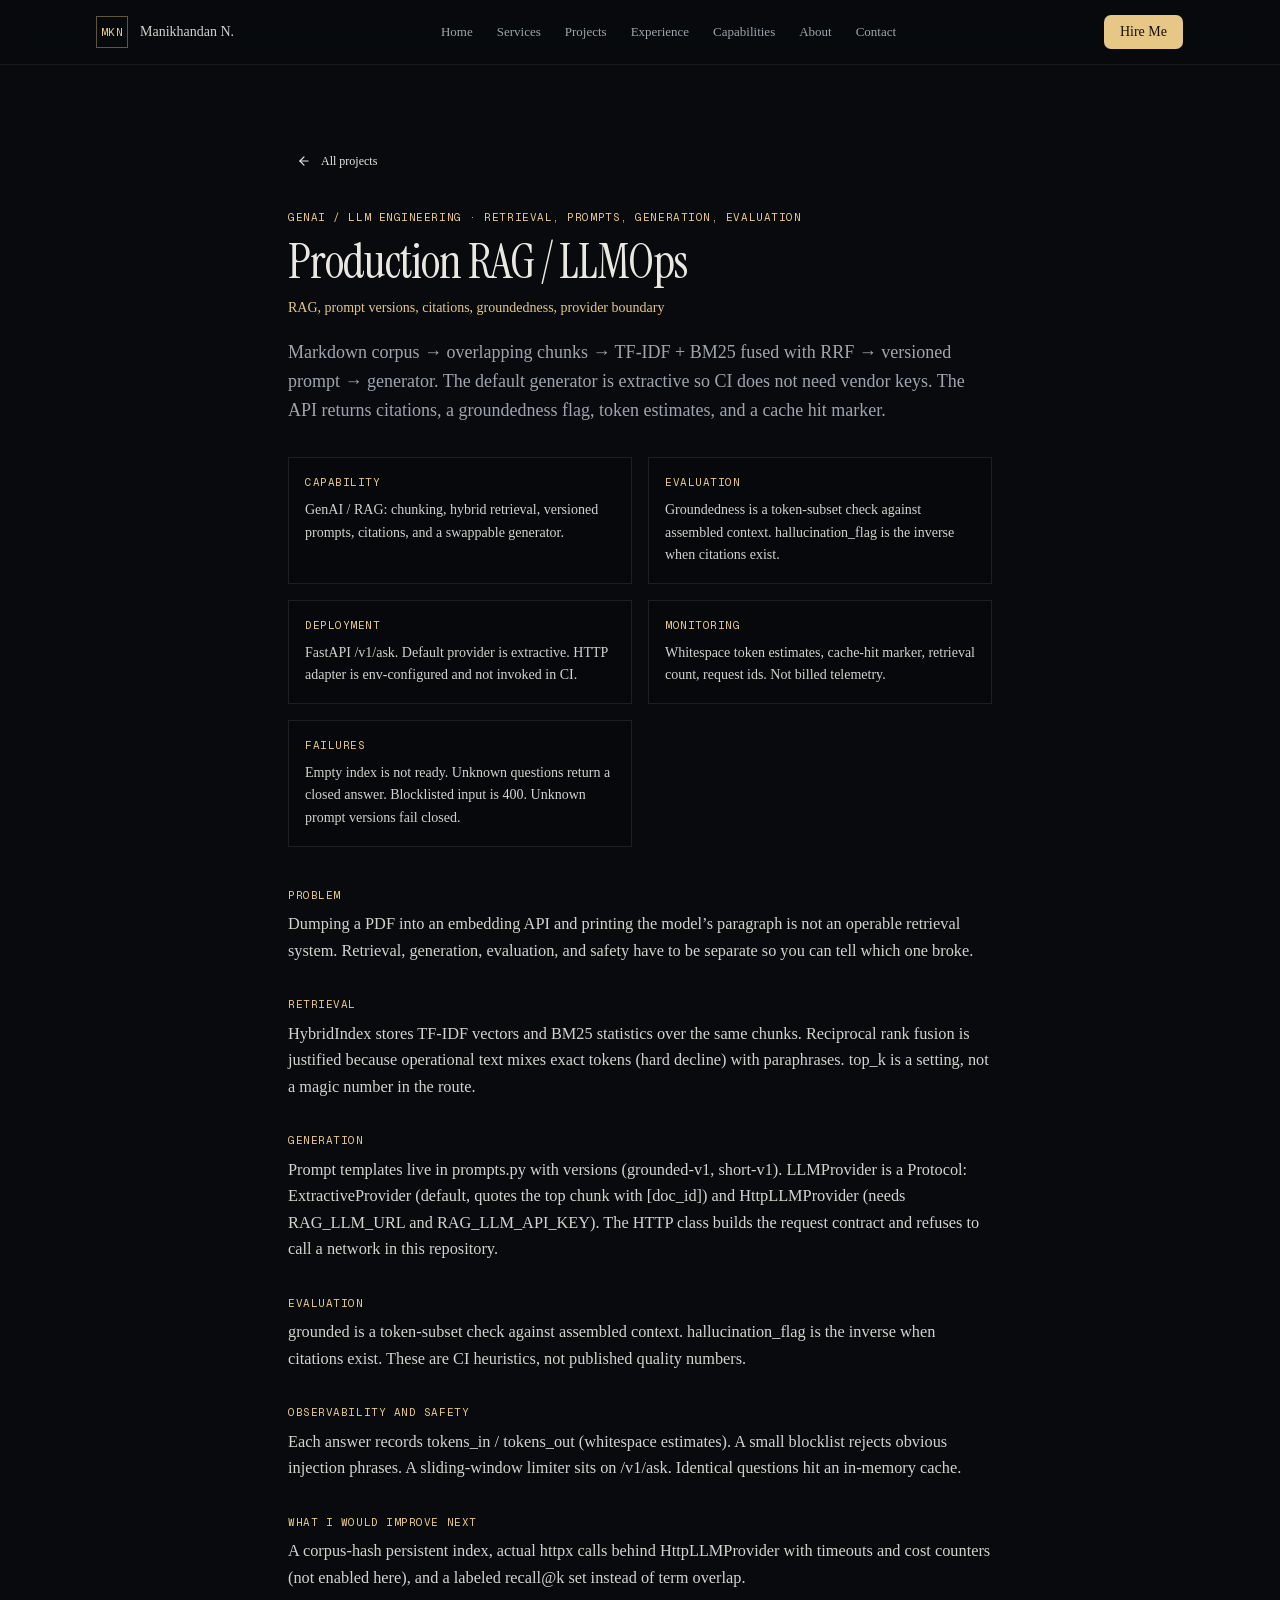
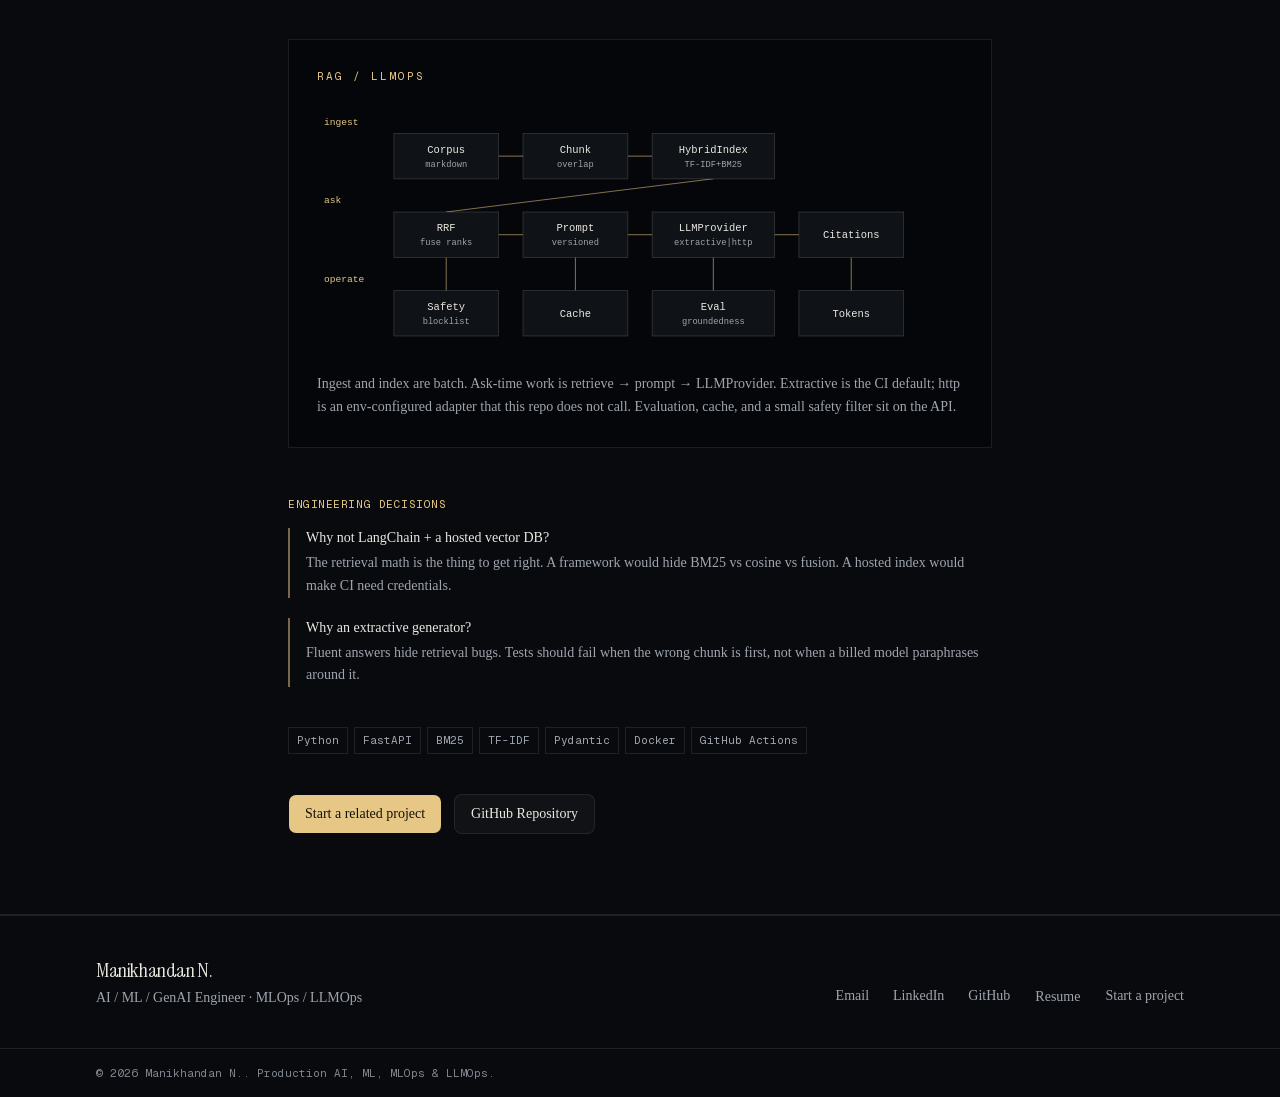
<file: projects/production-rag-llmops/index.html>
<!DOCTYPE html><!--fOdatZlE19R_L0GvSNxWB--><html lang="en" class="dark"><head><meta charSet="utf-8"/><meta name="viewport" content="width=device-width, initial-scale=1"/><link rel="preload" href="/_next/static/media/22a5144ee8d83bca-s.p.woff2" as="font" crossorigin="" type="font/woff2"/><link rel="preload" href="/_next/static/media/7d4881bb7e1bf84d-s.p.woff2" as="font" crossorigin="" type="font/woff2"/><link rel="preload" href="/_next/static/media/e6099e249fd938cc-s.p.woff2" as="font" crossorigin="" type="font/woff2"/><link rel="stylesheet" href="/_next/static/css/3395996cb38e5df4.css" data-precedence="next"/><link rel="preload" as="script" fetchPriority="low" href="/_next/static/chunks/webpack-cf455cea511e9b8b.js"/><script src="/_next/static/chunks/4bd1b696-c023c6e3521b1417.js" async=""></script><script src="/_next/static/chunks/255-bc8b3b9a93d25a64.js" async=""></script><script src="/_next/static/chunks/main-app-1f7455d4bfa8618a.js" async=""></script><script src="/_next/static/chunks/599-afd55fbd2a74c7d6.js" async=""></script><script src="/_next/static/chunks/916-5ec82ce8904f5d2c.js" async=""></script><script src="/_next/static/chunks/619-ba102abea3e3d0e4.js" async=""></script><script src="/_next/static/chunks/app/projects/%5Bslug%5D/page-7f9ec7bb29367678.js" async=""></script><script src="/_next/static/chunks/405-86494b8451ce4afb.js" async=""></script><script src="/_next/static/chunks/app/layout-2f32b47baa6e3108.js" async=""></script><script src="/_next/static/chunks/app/error-47de71159edfc2f4.js" async=""></script><meta name="next-size-adjust" content=""/><meta name="theme-color" content="#12141a"/><title>Production RAG / LLMOps — Manikhandan N.</title><meta name="description" content="Markdown corpus → overlapping chunks → TF-IDF + BM25 fused with RRF → versioned prompt → generator. The default generator is extractive so CI does not need vendor keys. The API returns citations, a groundedness flag, token estimates, and a cache hit marker."/><meta name="application-name" content="Manikhandan N."/><link rel="author" href="https://manikhandan.github.io"/><meta name="author" content="Manikhandan N."/><meta name="keywords" content="AI Engineer,Machine Learning,Generative AI,LLM applications,MLOps,LLMOps,RAG,document intelligence,Kubernetes,MLflow,freelance ML engineer"/><meta name="creator" content="Manikhandan N."/><meta name="robots" content="index, follow"/><link rel="canonical" href="https://manikhandan.github.io/projects/production-rag-llmops/"/><meta property="og:title" content="Manikhandan N. — AI / ML / GenAI Engineer · MLOps / LLMOps"/><meta property="og:description" content="Machine learning, generative AI, and the platform work around them: training and evaluation, RAG and document systems, serving APIs, and the monitoring that says when the data or the model moved. Currently Senior MLOps Engineer at Ford Motor Company. Previously ML / MLOps / LLMOps at Wipro Technologies on the Lloyds Banking Group account."/><meta property="og:url" content="https://manikhandan.github.io/"/><meta property="og:site_name" content="Manikhandan N."/><meta property="og:locale" content="en_US"/><meta property="og:image:alt" content="Manikhandan N. — AI / ML / GenAI Engineer · MLOps / LLMOps"/><meta property="og:image:type" content="image/png"/><meta property="og:image" content="https://manikhandan.github.io/opengraph-image?f0aea31803882fc0"/><meta property="og:image:width" content="1200"/><meta property="og:image:height" content="630"/><meta property="og:type" content="website"/><meta name="twitter:card" content="summary_large_image"/><meta name="twitter:title" content="Manikhandan N. — AI / ML / GenAI Engineer · MLOps / LLMOps"/><meta name="twitter:description" content="Machine learning, generative AI, and the platform work around them: training and evaluation, RAG and document systems, serving APIs, and the monitoring that says when the data or the model moved. Currently Senior MLOps Engineer at Ford Motor Company. Previously ML / MLOps / LLMOps at Wipro Technologies on the Lloyds Banking Group account."/><meta name="twitter:image:alt" content="Manikhandan N. — AI / ML / GenAI Engineer · MLOps / LLMOps"/><meta name="twitter:image:type" content="image/png"/><meta name="twitter:image" content="https://manikhandan.github.io/opengraph-image?f0aea31803882fc0"/><meta name="twitter:image:width" content="1200"/><meta name="twitter:image:height" content="630"/><link rel="icon" href="/favicon.ico" type="image/x-icon" sizes="16x16"/><link rel="icon" href="/icon?c68183a40bc0cbea" type="image/png" sizes="32x32"/><script src="/_next/static/chunks/polyfills-42372ed130431b0a.js" noModule=""></script></head><body class="__variable_246ccd __variable_c29908 __variable_315a98 min-h-screen flex flex-col antialiased"><div hidden=""><!--$--><!--/$--></div><a href="#content" class="sr-only focus:not-sr-only focus:absolute focus:left-4 focus:top-4 focus:z-[100] focus:bg-background focus:px-3 focus:py-2 focus:text-sm">Skip to content</a><script type="application/ld+json">{"@context":"https://schema.org","@graph":[{"@type":"Person","name":"Manikhandan N.","jobTitle":"AI / ML / GenAI Engineer · MLOps / LLMOps","email":"mailto:manikhandan1997@gmail.com","url":"https://manikhandan.github.io","sameAs":["https://www.linkedin.com/in/mani-khandan-n-4360b9335","https://github.com/Manikhandan"],"knowsAbout":["Artificial Intelligence","Machine Learning","Generative AI","LLM applications","MLOps","LLMOps","RAG","Kubernetes"]},{"@type":"ProfessionalService","name":"Manikhandan N. — Freelance AI / ML engineering","description":"Machine learning, generative AI, and the platform work around them: training and evaluation, RAG and document systems, serving APIs, and the monitoring that says when the data or the model moved. Currently Senior MLOps Engineer at Ford Motor Company. Previously ML / MLOps / LLMOps at Wipro Technologies on the Lloyds Banking Group account.","url":"https://manikhandan.github.io","areaServed":"Global","serviceType":["Machine learning engineering","Generative AI and RAG","MLOps and LLMOps"]}]}</script><header class="sticky top-0 z-50 border-b border-border/80 bg-background/80 backdrop-blur-md"><div class="mx-auto flex h-16 max-w-6xl items-center justify-between px-5 sm:px-8"><a class="focus-visible:outline-none focus-visible:ring-2 focus-visible:ring-ring/60 flex items-center gap-3" href="/#home"><span class="flex size-8 items-center justify-center border border-brass/40 font-mono text-[11px] tracking-wider text-brass">MKN</span><span class="hidden text-sm text-foreground/90 sm:block">Manikhandan N.</span></a><nav class="hidden items-center gap-6 lg:flex" aria-label="Primary"><a class="text-[13px] text-muted-foreground transition-colors hover:text-foreground focus-visible:outline-none focus-visible:ring-2 focus-visible:ring-ring/60" href="/#home">Home</a><a class="text-[13px] text-muted-foreground transition-colors hover:text-foreground focus-visible:outline-none focus-visible:ring-2 focus-visible:ring-ring/60" href="/#services">Services</a><a class="text-[13px] text-muted-foreground transition-colors hover:text-foreground focus-visible:outline-none focus-visible:ring-2 focus-visible:ring-ring/60" href="/#projects">Projects</a><a class="text-[13px] text-muted-foreground transition-colors hover:text-foreground focus-visible:outline-none focus-visible:ring-2 focus-visible:ring-ring/60" href="/#experience">Experience</a><a class="text-[13px] text-muted-foreground transition-colors hover:text-foreground focus-visible:outline-none focus-visible:ring-2 focus-visible:ring-ring/60" href="/#stack">Capabilities</a><a class="text-[13px] text-muted-foreground transition-colors hover:text-foreground focus-visible:outline-none focus-visible:ring-2 focus-visible:ring-ring/60" href="/#about">About</a><a class="text-[13px] text-muted-foreground transition-colors hover:text-foreground focus-visible:outline-none focus-visible:ring-2 focus-visible:ring-ring/60" href="/#contact">Contact</a></nav><div class="flex items-center gap-2"><a class="focus-visible:outline-none group/button shrink-0 items-center justify-center rounded-lg border border-transparent bg-clip-padding text-sm font-medium whitespace-nowrap transition-all outline-none select-none focus-visible:border-ring focus-visible:ring-3 focus-visible:ring-ring/50 active:not-aria-[haspopup]:translate-y-px disabled:pointer-events-none disabled:opacity-50 aria-invalid:border-destructive aria-invalid:ring-3 aria-invalid:ring-destructive/20 dark:aria-invalid:border-destructive/50 dark:aria-invalid:ring-destructive/40 [&amp;_svg]:pointer-events-none [&amp;_svg]:shrink-0 [&amp;_svg:not([class*=&#x27;size-&#x27;])]:size-4 bg-primary text-primary-foreground hover:bg-primary/80 gap-1.5 has-data-[icon=inline-end]:pr-2 has-data-[icon=inline-start]:pl-2 hidden h-9 px-4 sm:inline-flex" href="/#contact">Hire Me</a><button type="button" tabindex="0" data-slot="sheet-trigger" aria-label="Open menu" data-base-ui-click-trigger="" id="base-ui-_R_3tpb_" aria-haspopup="dialog" aria-expanded="false" class="group/button inline-flex shrink-0 items-center justify-center rounded-lg border bg-clip-padding text-sm font-medium whitespace-nowrap transition-all outline-none select-none focus-visible:border-ring focus-visible:ring-3 focus-visible:ring-ring/50 active:not-aria-[haspopup]:translate-y-px disabled:pointer-events-none disabled:opacity-50 aria-invalid:border-destructive aria-invalid:ring-3 aria-invalid:ring-destructive/20 dark:aria-invalid:border-destructive/50 dark:aria-invalid:ring-destructive/40 [&amp;_svg]:pointer-events-none [&amp;_svg]:shrink-0 [&amp;_svg:not([class*=&#x27;size-&#x27;])]:size-4 border-border bg-background hover:bg-muted hover:text-foreground aria-expanded:bg-muted aria-expanded:text-foreground dark:border-input dark:bg-input/30 dark:hover:bg-input/50 size-8 lg:hidden"><svg xmlns="http://www.w3.org/2000/svg" width="24" height="24" viewBox="0 0 24 24" fill="none" stroke="currentColor" stroke-width="2" stroke-linecap="round" stroke-linejoin="round" class="lucide lucide-menu" aria-hidden="true"><path d="M4 5h16"></path><path d="M4 12h16"></path><path d="M4 19h16"></path></svg></button></div></div></header><main id="content" class="flex-1"><!--$?--><template id="B:0"></template><div class="mx-auto max-w-6xl px-5 py-24 font-mono text-sm text-muted-foreground">Loading…</div><!--/$--></main><footer class="border-t border-border"><div class="mx-auto flex max-w-6xl flex-col gap-6 px-5 py-10 sm:flex-row sm:items-end sm:justify-between sm:px-8"><div><p class="font-display text-xl text-foreground">Manikhandan N.</p><p class="mt-1 text-sm text-muted-foreground">AI / ML / GenAI Engineer · MLOps / LLMOps</p></div><div class="flex flex-wrap gap-x-6 gap-y-2 text-sm text-muted-foreground"><a href="mailto:manikhandan1997@gmail.com" class="hover:text-foreground">Email</a><a href="https://www.linkedin.com/in/mani-khandan-n-4360b9335" target="_blank" rel="noopener noreferrer" class="hover:text-foreground">LinkedIn</a><a href="https://github.com/Manikhandan" target="_blank" rel="noopener noreferrer" class="hover:text-foreground">GitHub</a><a class="group/button inline-flex shrink-0 items-center justify-center rounded-lg border border-transparent bg-clip-padding font-medium whitespace-nowrap transition-all outline-none select-none focus-visible:border-ring active:not-aria-[haspopup]:translate-y-px disabled:pointer-events-none disabled:opacity-50 aria-invalid:border-destructive aria-invalid:ring-3 aria-invalid:ring-destructive/20 dark:aria-invalid:border-destructive/50 dark:aria-invalid:ring-destructive/40 [&amp;_svg]:pointer-events-none [&amp;_svg]:shrink-0 [&amp;_svg:not([class*=&#x27;size-&#x27;])]:size-4 underline-offset-4 hover:underline gap-1.5 has-data-[icon=inline-end]:pr-2 has-data-[icon=inline-start]:pl-2 focus-visible:outline-none focus-visible:ring-2 focus-visible:ring-ring/60 h-auto px-0 text-sm text-muted-foreground" href="/resume/">Resume</a><a class="focus-visible:outline-none focus-visible:ring-2 focus-visible:ring-ring/60 hover:text-foreground" href="/#contact">Start a project</a></div></div><div class="border-t border-border"><p class="mx-auto max-w-6xl px-5 py-4 font-mono text-[11px] text-muted-foreground/80 sm:px-8">© <!-- -->2026<!-- --> <!-- -->Manikhandan N.<!-- -->. Production AI, ML, MLOps &amp; LLMOps.</p></div></footer><script>requestAnimationFrame(function(){$RT=performance.now()});</script><script src="/_next/static/chunks/webpack-cf455cea511e9b8b.js" id="_R_" async=""></script><div hidden id="S:0"><article class="border-b border-border py-16 sm:py-20"><div class="mx-auto w-full px-5 sm:px-8 max-w-3xl"><a class="focus-visible:outline-none group/button inline-flex shrink-0 items-center justify-center rounded-lg border border-transparent bg-clip-padding font-medium whitespace-nowrap transition-all outline-none select-none focus-visible:border-ring focus-visible:ring-3 focus-visible:ring-ring/50 active:not-aria-[haspopup]:translate-y-px disabled:pointer-events-none disabled:opacity-50 aria-invalid:border-destructive aria-invalid:ring-3 aria-invalid:ring-destructive/20 dark:aria-invalid:border-destructive/50 dark:aria-invalid:ring-destructive/40 [&amp;_svg]:pointer-events-none [&amp;_svg]:shrink-0 [&amp;_svg:not([class*=&#x27;size-&#x27;])]:size-4 hover:bg-muted hover:text-foreground aria-expanded:bg-muted aria-expanded:text-foreground dark:hover:bg-muted/50 gap-1.5 has-data-[icon=inline-end]:pr-2 has-data-[icon=inline-start]:pl-2 h-8 px-0 text-xs" href="/#projects"><svg xmlns="http://www.w3.org/2000/svg" width="24" height="24" viewBox="0 0 24 24" fill="none" stroke="currentColor" stroke-width="2" stroke-linecap="round" stroke-linejoin="round" class="lucide lucide-arrow-left mr-1 size-3.5" aria-hidden="true" data-icon="inline-start"><path d="m12 19-7-7 7-7"></path><path d="M19 12H5"></path></svg>All projects</a><p class="mt-8 font-mono text-[11px] uppercase tracking-wider text-brass">GenAI / LLM engineering<!-- --> · <!-- -->Retrieval, prompts, generation, evaluation</p><h1 class="mt-3 font-display text-4xl sm:text-5xl">Production RAG / LLMOps</h1><p class="mt-3 text-sm text-brass">RAG, prompt versions, citations, groundedness, provider boundary</p><p class="mt-5 text-lg leading-relaxed text-muted-foreground">Markdown corpus → overlapping chunks → TF-IDF + BM25 fused with RRF → versioned prompt → generator. The default generator is extractive so CI does not need vendor keys. The API returns citations, a groundedness flag, token estimates, and a cache hit marker.</p><dl class="mt-8 grid gap-4 sm:grid-cols-2"><div class="border border-border bg-ink/40 p-4"><dt class="font-mono text-[11px] uppercase tracking-wider text-brass">Capability</dt><dd class="mt-2 text-sm leading-relaxed text-foreground/90">GenAI / RAG: chunking, hybrid retrieval, versioned prompts, citations, and a swappable generator.</dd></div><div class="border border-border bg-ink/40 p-4"><dt class="font-mono text-[11px] uppercase tracking-wider text-brass">Evaluation</dt><dd class="mt-2 text-sm leading-relaxed text-foreground/90">Groundedness is a token-subset check against assembled context. hallucination_flag is the inverse when citations exist.</dd></div><div class="border border-border bg-ink/40 p-4"><dt class="font-mono text-[11px] uppercase tracking-wider text-brass">Deployment</dt><dd class="mt-2 text-sm leading-relaxed text-foreground/90">FastAPI /v1/ask. Default provider is extractive. HTTP adapter is env-configured and not invoked in CI.</dd></div><div class="border border-border bg-ink/40 p-4"><dt class="font-mono text-[11px] uppercase tracking-wider text-brass">Monitoring</dt><dd class="mt-2 text-sm leading-relaxed text-foreground/90">Whitespace token estimates, cache-hit marker, retrieval count, request ids. Not billed telemetry.</dd></div><div class="border border-border bg-ink/40 p-4"><dt class="font-mono text-[11px] uppercase tracking-wider text-brass">Failures</dt><dd class="mt-2 text-sm leading-relaxed text-foreground/90">Empty index is not ready. Unknown questions return a closed answer. Blocklisted input is 400. Unknown prompt versions fail closed.</dd></div></dl><div class="mt-10 space-y-8"><section><h2 class="font-mono text-[11px] uppercase tracking-wider text-brass">Problem</h2><p class="mt-2 text-[1.02rem] leading-relaxed text-foreground/90">Dumping a PDF into an embedding API and printing the model’s paragraph is not an operable retrieval system. Retrieval, generation, evaluation, and safety have to be separate so you can tell which one broke.</p></section><section><h2 class="font-mono text-[11px] uppercase tracking-wider text-brass">Retrieval</h2><p class="mt-2 text-[1.02rem] leading-relaxed text-foreground/90">HybridIndex stores TF-IDF vectors and BM25 statistics over the same chunks. Reciprocal rank fusion is justified because operational text mixes exact tokens (hard decline) with paraphrases. top_k is a setting, not a magic number in the route.</p></section><section><h2 class="font-mono text-[11px] uppercase tracking-wider text-brass">Generation</h2><p class="mt-2 text-[1.02rem] leading-relaxed text-foreground/90">Prompt templates live in prompts.py with versions (grounded-v1, short-v1). LLMProvider is a Protocol: ExtractiveProvider (default, quotes the top chunk with [doc_id]) and HttpLLMProvider (needs RAG_LLM_URL and RAG_LLM_API_KEY). The HTTP class builds the request contract and refuses to call a network in this repository.</p></section><section><h2 class="font-mono text-[11px] uppercase tracking-wider text-brass">Evaluation</h2><p class="mt-2 text-[1.02rem] leading-relaxed text-foreground/90">grounded is a token-subset check against assembled context. hallucination_flag is the inverse when citations exist. These are CI heuristics, not published quality numbers.</p></section><section><h2 class="font-mono text-[11px] uppercase tracking-wider text-brass">Observability and safety</h2><p class="mt-2 text-[1.02rem] leading-relaxed text-foreground/90">Each answer records tokens_in / tokens_out (whitespace estimates). A small blocklist rejects obvious injection phrases. A sliding-window limiter sits on /v1/ask. Identical questions hit an in-memory cache.</p></section><section><h2 class="font-mono text-[11px] uppercase tracking-wider text-brass">What I would improve next</h2><p class="mt-2 text-[1.02rem] leading-relaxed text-foreground/90">A corpus-hash persistent index, actual httpx calls behind HttpLLMProvider with timeouts and cost counters (not enabled here), and a labeled recall@k set instead of term overlap.</p></section></div><div class="mt-12"><figure class="border border-border bg-ink p-5 sm:p-7"><figcaption class="mb-6 font-mono text-[11px] uppercase tracking-[0.18em] text-brass">RAG / LLMOps</figcaption><svg viewBox="0 0 740 280" class="hidden h-auto w-full md:block" role="img" aria-label="RAG / LLMOps"><text x="8" y="18" fill="oklch(0.84 0.09 85)" font-size="11" font-family="ui-monospace, monospace">ingest</text><text x="8" y="108" fill="oklch(0.84 0.09 85)" font-size="11" font-family="ui-monospace, monospace">ask</text><text x="8" y="198" fill="oklch(0.84 0.09 85)" font-size="11" font-family="ui-monospace, monospace">operate</text><line x1="208" y1="54" x2="236" y2="54" stroke="oklch(0.84 0.09 85 / 55%)" stroke-width="1.2"></line><line x1="356" y1="54" x2="384" y2="54" stroke="oklch(0.84 0.09 85 / 55%)" stroke-width="1.2"></line><line x1="454" y1="80" x2="148" y2="118" stroke="oklch(0.84 0.09 85 / 55%)" stroke-width="1.2"></line><line x1="208" y1="144" x2="236" y2="144" stroke="oklch(0.84 0.09 85 / 55%)" stroke-width="1.2"></line><line x1="356" y1="144" x2="384" y2="144" stroke="oklch(0.84 0.09 85 / 55%)" stroke-width="1.2"></line><line x1="524" y1="144" x2="552" y2="144" stroke="oklch(0.84 0.09 85 / 55%)" stroke-width="1.2"></line><line x1="148" y1="170" x2="148" y2="208" stroke="oklch(0.84 0.09 85 / 55%)" stroke-width="1.2"></line><line x1="296" y1="170" x2="296" y2="208" stroke="oklch(0.84 0.09 85 / 55%)" stroke-width="1.2"></line><line x1="454" y1="170" x2="454" y2="208" stroke="oklch(0.84 0.09 85 / 55%)" stroke-width="1.2"></line><line x1="612" y1="170" x2="612" y2="208" stroke="oklch(0.84 0.09 85 / 55%)" stroke-width="1.2"></line><g><rect x="88" y="28" width="120" height="52" fill="oklch(0.18 0.01 260)" stroke="oklch(0.93 0.01 90 / 18%)"></rect><text x="148" y="50" text-anchor="middle" fill="oklch(0.93 0.01 90)" font-size="12" font-family="ui-monospace, monospace">Corpus</text><text x="148" y="66" text-anchor="middle" fill="oklch(0.72 0.015 260)" font-size="10" font-family="ui-monospace, monospace">markdown</text></g><g><rect x="236" y="28" width="120" height="52" fill="oklch(0.18 0.01 260)" stroke="oklch(0.93 0.01 90 / 18%)"></rect><text x="296" y="50" text-anchor="middle" fill="oklch(0.93 0.01 90)" font-size="12" font-family="ui-monospace, monospace">Chunk</text><text x="296" y="66" text-anchor="middle" fill="oklch(0.72 0.015 260)" font-size="10" font-family="ui-monospace, monospace">overlap</text></g><g><rect x="384" y="28" width="140" height="52" fill="oklch(0.18 0.01 260)" stroke="oklch(0.93 0.01 90 / 18%)"></rect><text x="454" y="50" text-anchor="middle" fill="oklch(0.93 0.01 90)" font-size="12" font-family="ui-monospace, monospace">HybridIndex</text><text x="454" y="66" text-anchor="middle" fill="oklch(0.72 0.015 260)" font-size="10" font-family="ui-monospace, monospace">TF-IDF+BM25</text></g><g><rect x="88" y="118" width="120" height="52" fill="oklch(0.18 0.01 260)" stroke="oklch(0.93 0.01 90 / 18%)"></rect><text x="148" y="140" text-anchor="middle" fill="oklch(0.93 0.01 90)" font-size="12" font-family="ui-monospace, monospace">RRF</text><text x="148" y="156" text-anchor="middle" fill="oklch(0.72 0.015 260)" font-size="10" font-family="ui-monospace, monospace">fuse ranks</text></g><g><rect x="236" y="118" width="120" height="52" fill="oklch(0.18 0.01 260)" stroke="oklch(0.93 0.01 90 / 18%)"></rect><text x="296" y="140" text-anchor="middle" fill="oklch(0.93 0.01 90)" font-size="12" font-family="ui-monospace, monospace">Prompt</text><text x="296" y="156" text-anchor="middle" fill="oklch(0.72 0.015 260)" font-size="10" font-family="ui-monospace, monospace">versioned</text></g><g><rect x="384" y="118" width="140" height="52" fill="oklch(0.18 0.01 260)" stroke="oklch(0.93 0.01 90 / 18%)"></rect><text x="454" y="140" text-anchor="middle" fill="oklch(0.93 0.01 90)" font-size="12" font-family="ui-monospace, monospace">LLMProvider</text><text x="454" y="156" text-anchor="middle" fill="oklch(0.72 0.015 260)" font-size="10" font-family="ui-monospace, monospace">extractive|http</text></g><g><rect x="552" y="118" width="120" height="52" fill="oklch(0.18 0.01 260)" stroke="oklch(0.93 0.01 90 / 18%)"></rect><text x="612" y="148" text-anchor="middle" fill="oklch(0.93 0.01 90)" font-size="12" font-family="ui-monospace, monospace">Citations</text></g><g><rect x="88" y="208" width="120" height="52" fill="oklch(0.18 0.01 260)" stroke="oklch(0.93 0.01 90 / 18%)"></rect><text x="148" y="230" text-anchor="middle" fill="oklch(0.93 0.01 90)" font-size="12" font-family="ui-monospace, monospace">Safety</text><text x="148" y="246" text-anchor="middle" fill="oklch(0.72 0.015 260)" font-size="10" font-family="ui-monospace, monospace">blocklist</text></g><g><rect x="236" y="208" width="120" height="52" fill="oklch(0.18 0.01 260)" stroke="oklch(0.93 0.01 90 / 18%)"></rect><text x="296" y="238" text-anchor="middle" fill="oklch(0.93 0.01 90)" font-size="12" font-family="ui-monospace, monospace">Cache</text></g><g><rect x="384" y="208" width="140" height="52" fill="oklch(0.18 0.01 260)" stroke="oklch(0.93 0.01 90 / 18%)"></rect><text x="454" y="230" text-anchor="middle" fill="oklch(0.93 0.01 90)" font-size="12" font-family="ui-monospace, monospace">Eval</text><text x="454" y="246" text-anchor="middle" fill="oklch(0.72 0.015 260)" font-size="10" font-family="ui-monospace, monospace">groundedness</text></g><g><rect x="552" y="208" width="120" height="52" fill="oklch(0.18 0.01 260)" stroke="oklch(0.93 0.01 90 / 18%)"></rect><text x="612" y="238" text-anchor="middle" fill="oklch(0.93 0.01 90)" font-size="12" font-family="ui-monospace, monospace">Tokens</text></g></svg><ol class="grid gap-2 md:hidden"><li class="flex items-baseline gap-3 border border-border px-3 py-2"><span class="font-mono text-[11px] text-brass">01</span><span class="font-mono text-xs text-foreground">Corpus</span><span class="text-xs text-muted-foreground">markdown</span></li><li class="flex items-baseline gap-3 border border-border px-3 py-2"><span class="font-mono text-[11px] text-brass">02</span><span class="font-mono text-xs text-foreground">Chunk</span><span class="text-xs text-muted-foreground">overlap</span></li><li class="flex items-baseline gap-3 border border-border px-3 py-2"><span class="font-mono text-[11px] text-brass">03</span><span class="font-mono text-xs text-foreground">HybridIndex</span><span class="text-xs text-muted-foreground">TF-IDF+BM25</span></li><li class="flex items-baseline gap-3 border border-border px-3 py-2"><span class="font-mono text-[11px] text-brass">04</span><span class="font-mono text-xs text-foreground">RRF</span><span class="text-xs text-muted-foreground">fuse ranks</span></li><li class="flex items-baseline gap-3 border border-border px-3 py-2"><span class="font-mono text-[11px] text-brass">05</span><span class="font-mono text-xs text-foreground">Prompt</span><span class="text-xs text-muted-foreground">versioned</span></li><li class="flex items-baseline gap-3 border border-border px-3 py-2"><span class="font-mono text-[11px] text-brass">06</span><span class="font-mono text-xs text-foreground">LLMProvider</span><span class="text-xs text-muted-foreground">extractive|http</span></li><li class="flex items-baseline gap-3 border border-border px-3 py-2"><span class="font-mono text-[11px] text-brass">07</span><span class="font-mono text-xs text-foreground">Citations</span></li><li class="flex items-baseline gap-3 border border-border px-3 py-2"><span class="font-mono text-[11px] text-brass">08</span><span class="font-mono text-xs text-foreground">Safety</span><span class="text-xs text-muted-foreground">blocklist</span></li><li class="flex items-baseline gap-3 border border-border px-3 py-2"><span class="font-mono text-[11px] text-brass">09</span><span class="font-mono text-xs text-foreground">Cache</span></li><li class="flex items-baseline gap-3 border border-border px-3 py-2"><span class="font-mono text-[11px] text-brass">10</span><span class="font-mono text-xs text-foreground">Eval</span><span class="text-xs text-muted-foreground">groundedness</span></li><li class="flex items-baseline gap-3 border border-border px-3 py-2"><span class="font-mono text-[11px] text-brass">11</span><span class="font-mono text-xs text-foreground">Tokens</span></li></ol><p class="mt-5 text-sm leading-relaxed text-muted-foreground">Ingest and index are batch. Ask-time work is retrieve → prompt → LLMProvider. Extractive is the CI default; http is an env-configured adapter that this repo does not call. Evaluation, cache, and a small safety filter sit on the API.</p></figure></div><section class="mt-12"><h2 class="font-mono text-[11px] uppercase tracking-wider text-brass">Engineering decisions</h2><dl class="mt-4 space-y-5"><div class="border-l-2 border-brass/50 pl-4"><dt class="text-sm font-medium text-foreground">Why not LangChain + a hosted vector DB?</dt><dd class="mt-1 text-sm leading-relaxed text-muted-foreground">The retrieval math is the thing to get right. A framework would hide BM25 vs cosine vs fusion. A hosted index would make CI need credentials.</dd></div><div class="border-l-2 border-brass/50 pl-4"><dt class="text-sm font-medium text-foreground">Why an extractive generator?</dt><dd class="mt-1 text-sm leading-relaxed text-muted-foreground">Fluent answers hide retrieval bugs. Tests should fail when the wrong chunk is first, not when a billed model paraphrases around it.</dd></div></dl></section><ul class="mt-10 flex flex-wrap gap-1.5"><li class="border border-border px-2 py-1 font-mono text-[11px] text-muted-foreground">Python</li><li class="border border-border px-2 py-1 font-mono text-[11px] text-muted-foreground">FastAPI</li><li class="border border-border px-2 py-1 font-mono text-[11px] text-muted-foreground">BM25</li><li class="border border-border px-2 py-1 font-mono text-[11px] text-muted-foreground">TF-IDF</li><li class="border border-border px-2 py-1 font-mono text-[11px] text-muted-foreground">Pydantic</li><li class="border border-border px-2 py-1 font-mono text-[11px] text-muted-foreground">Docker</li><li class="border border-border px-2 py-1 font-mono text-[11px] text-muted-foreground">GitHub Actions</li></ul><div class="mt-10 flex flex-wrap gap-3"><a href="mailto:manikhandan1997@gmail.com?subject=Production%20RAG%20%2F%20LLMOps%20%E2%80%94%20project%20inquiry" class="group/button inline-flex shrink-0 items-center justify-center rounded-lg border border-transparent bg-clip-padding text-sm font-medium whitespace-nowrap transition-all outline-none select-none focus-visible:border-ring active:not-aria-[haspopup]:translate-y-px disabled:pointer-events-none disabled:opacity-50 aria-invalid:border-destructive aria-invalid:ring-3 aria-invalid:ring-destructive/20 dark:aria-invalid:border-destructive/50 dark:aria-invalid:ring-destructive/40 [&amp;_svg]:pointer-events-none [&amp;_svg]:shrink-0 [&amp;_svg:not([class*=&#x27;size-&#x27;])]:size-4 bg-primary text-primary-foreground hover:bg-primary/80 gap-1.5 has-data-[icon=inline-end]:pr-2 has-data-[icon=inline-start]:pl-2 focus-visible:outline-none focus-visible:ring-2 focus-visible:ring-ring/60 h-10 px-4">Start a related project</a><a href="https://github.com/Manikhandan/production-rag-llmops" class="group/button inline-flex shrink-0 items-center justify-center rounded-lg border bg-clip-padding text-sm font-medium whitespace-nowrap transition-all outline-none select-none focus-visible:border-ring active:not-aria-[haspopup]:translate-y-px disabled:pointer-events-none disabled:opacity-50 aria-invalid:border-destructive aria-invalid:ring-3 aria-invalid:ring-destructive/20 dark:aria-invalid:border-destructive/50 dark:aria-invalid:ring-destructive/40 [&amp;_svg]:pointer-events-none [&amp;_svg]:shrink-0 [&amp;_svg:not([class*=&#x27;size-&#x27;])]:size-4 border-border bg-background hover:bg-muted hover:text-foreground aria-expanded:bg-muted aria-expanded:text-foreground dark:border-input dark:bg-input/30 dark:hover:bg-input/50 gap-1.5 has-data-[icon=inline-end]:pr-2 has-data-[icon=inline-start]:pl-2 focus-visible:outline-none focus-visible:ring-2 focus-visible:ring-ring/60 h-10 px-4" target="_blank" rel="noopener noreferrer">GitHub Repository</a></div></div></article><!--$--><!--/$--></div><script>$RB=[];$RV=function(a){$RT=performance.now();for(var b=0;b<a.length;b+=2){var c=a[b],e=a[b+1];null!==e.parentNode&&e.parentNode.removeChild(e);var f=c.parentNode;if(f){var g=c.previousSibling,h=0;do{if(c&&8===c.nodeType){var d=c.data;if("/$"===d||"/&"===d)if(0===h)break;else h--;else"$"!==d&&"$?"!==d&&"$~"!==d&&"$!"!==d&&"&"!==d||h++}d=c.nextSibling;f.removeChild(c);c=d}while(c);for(;e.firstChild;)f.insertBefore(e.firstChild,c);g.data="$";g._reactRetry&&requestAnimationFrame(g._reactRetry)}}a.length=0};
$RC=function(a,b){if(b=document.getElementById(b))(a=document.getElementById(a))?(a.previousSibling.data="$~",$RB.push(a,b),2===$RB.length&&("number"!==typeof $RT?requestAnimationFrame($RV.bind(null,$RB)):(a=performance.now(),setTimeout($RV.bind(null,$RB),2300>a&&2E3<a?2300-a:$RT+300-a)))):b.parentNode.removeChild(b)};$RC("B:0","S:0")</script><script>(self.__next_f=self.__next_f||[]).push([0])</script><script>self.__next_f.push([1,"1:\"$Sreact.fragment\"\n3:I[4228,[\"599\",\"static/chunks/599-afd55fbd2a74c7d6.js\",\"916\",\"static/chunks/916-5ec82ce8904f5d2c.js\",\"619\",\"static/chunks/619-ba102abea3e3d0e4.js\",\"419\",\"static/chunks/app/projects/%5Bslug%5D/page-7f9ec7bb29367678.js\"],\"HashOnLoad\"]\n4:I[565,[\"599\",\"static/chunks/599-afd55fbd2a74c7d6.js\",\"916\",\"static/chunks/916-5ec82ce8904f5d2c.js\",\"619\",\"static/chunks/619-ba102abea3e3d0e4.js\",\"405\",\"static/chunks/405-86494b8451ce4afb.js\",\"177\",\"static/chunks/app/layout-2f32b47baa6e3108.js\"],\"Navbar\"]\n5:I[9766,[],\"\"]\n6:I[5664,[\"599\",\"static/chunks/599-afd55fbd2a74c7d6.js\",\"916\",\"static/chunks/916-5ec82ce8904f5d2c.js\",\"619\",\"static/chunks/619-ba102abea3e3d0e4.js\",\"39\",\"static/chunks/app/error-47de71159edfc2f4.js\"],\"default\"]\n7:I[8924,[],\"\"]\n8:I[2619,[\"599\",\"static/chunks/599-afd55fbd2a74c7d6.js\",\"916\",\"static/chunks/916-5ec82ce8904f5d2c.js\",\"619\",\"static/chunks/619-ba102abea3e3d0e4.js\",\"419\",\"static/chunks/app/projects/%5Bslug%5D/page-7f9ec7bb29367678.js\"],\"\"]\nf:I[7150,[],\"\"]\n:HL[\"/_next/static/media/22a5144ee8d83bca-s.p.woff2\",\"font\",{\"crossOrigin\":\"\",\"type\":\"font/woff2\"}]\n:HL[\"/_next/static/media/7d4881bb7e1bf84d-s.p.woff2\",\"font\",{\"crossOrigin\":\"\",\"type\":\"font/woff2\"}]\n:HL[\"/_next/static/media/e6099e249fd938cc-s.p.woff2\",\"font\",{\"crossOrigin\":\"\",\"type\":\"font/woff2\"}]\n:HL[\"/_next/static/css/3395996cb38e5df4.css\",\"style\"]\n2:T41b,"])</script><script>self.__next_f.push([1,"{\"@context\":\"https://schema.org\",\"@graph\":[{\"@type\":\"Person\",\"name\":\"Manikhandan N.\",\"jobTitle\":\"AI / ML / GenAI Engineer · MLOps / LLMOps\",\"email\":\"mailto:manikhandan1997@gmail.com\",\"url\":\"https://manikhandan.github.io\",\"sameAs\":[\"https://www.linkedin.com/in/mani-khandan-n-4360b9335\",\"https://github.com/Manikhandan\"],\"knowsAbout\":[\"Artificial Intelligence\",\"Machine Learning\",\"Generative AI\",\"LLM applications\",\"MLOps\",\"LLMOps\",\"RAG\",\"Kubernetes\"]},{\"@type\":\"ProfessionalService\",\"name\":\"Manikhandan N. — Freelance AI / ML engineering\",\"description\":\"Machine learning, generative AI, and the platform work around them: training and evaluation, RAG and document systems, serving APIs, and the monitoring that says when the data or the model moved. Currently Senior MLOps Engineer at Ford Motor Company. Previously ML / MLOps / LLMOps at Wipro Technologies on the Lloyds Banking Group account.\",\"url\":\"https://manikhandan.github.io\",\"areaServed\":\"Global\",\"serviceType\":[\"Machine learning engineering\",\"Generative AI and RAG\",\"MLOps and LLMOps\"]}]}"])</script><script>self.__next_f.push([1,"0:{\"P\":null,\"b\":\"fOdatZlE19R-L0GvSNxWB\",\"p\":\"\",\"c\":[\"\",\"projects\",\"production-rag-llmops\",\"\"],\"i\":false,\"f\":[[[\"\",{\"children\":[\"projects\",{\"children\":[[\"slug\",\"production-rag-llmops\",\"d\"],{\"children\":[\"__PAGE__\",{}]}]}]},\"$undefined\",\"$undefined\",true],[\"\",[\"$\",\"$1\",\"c\",{\"children\":[[[\"$\",\"link\",\"0\",{\"rel\":\"stylesheet\",\"href\":\"/_next/static/css/3395996cb38e5df4.css\",\"precedence\":\"next\",\"crossOrigin\":\"$undefined\",\"nonce\":\"$undefined\"}]],[\"$\",\"html\",null,{\"lang\":\"en\",\"className\":\"dark\",\"children\":[\"$\",\"body\",null,{\"className\":\"__variable_246ccd __variable_c29908 __variable_315a98 min-h-screen flex flex-col antialiased\",\"children\":[[\"$\",\"a\",null,{\"href\":\"#content\",\"className\":\"sr-only focus:not-sr-only focus:absolute focus:left-4 focus:top-4 focus:z-[100] focus:bg-background focus:px-3 focus:py-2 focus:text-sm\",\"children\":\"Skip to content\"}],[\"$\",\"script\",null,{\"type\":\"application/ld+json\",\"dangerouslySetInnerHTML\":{\"__html\":\"$2\"}}],[\"$\",\"$L3\",null,{}],[\"$\",\"$L4\",null,{}],[\"$\",\"main\",null,{\"id\":\"content\",\"className\":\"flex-1\",\"children\":[\"$\",\"$L5\",null,{\"parallelRouterKey\":\"children\",\"error\":\"$6\",\"errorStyles\":[],\"errorScripts\":[],\"template\":[\"$\",\"$L7\",null,{}],\"templateStyles\":\"$undefined\",\"templateScripts\":\"$undefined\",\"notFound\":[[\"$\",\"div\",null,{\"className\":\"mx-auto max-w-xl px-5 py-24\",\"children\":[[\"$\",\"p\",null,{\"className\":\"font-mono text-[11px] uppercase tracking-wider text-brass\",\"children\":\"404\"}],[\"$\",\"h1\",null,{\"className\":\"mt-3 font-display text-4xl\",\"children\":\"This page is not in the repo.\"}],[\"$\",\"p\",null,{\"className\":\"mt-4 text-muted-foreground\",\"children\":[\"Return to the home page or write to \",\"manikhandan1997@gmail.com\",\".\"]}],[\"$\",\"div\",null,{\"className\":\"mt-8 flex flex-wrap gap-3\",\"children\":[[\"$\",\"$L8\",null,{\"href\":\"/\",\"className\":\"group/button inline-flex shrink-0 items-center justify-center rounded-lg border border-transparent bg-clip-padding text-sm font-medium whitespace-nowrap transition-all outline-none select-none focus-visible:border-ring active:not-aria-[haspopup]:translate-y-px disabled:pointer-events-none disabled:opacity-50 aria-invalid:border-destructive aria-invalid:ring-3 aria-invalid:ring-destructive/20 dark:aria-invalid:border-destructive/50 dark:aria-invalid:ring-destructive/40 [\u0026_svg]:pointer-events-none [\u0026_svg]:shrink-0 [\u0026_svg:not([class*='size-'])]:size-4 bg-primary text-primary-foreground hover:bg-primary/80 gap-1.5 has-data-[icon=inline-end]:pr-2 has-data-[icon=inline-start]:pl-2 focus-visible:outline-none focus-visible:ring-2 focus-visible:ring-ring/60 h-10 px-4\",\"children\":\"Back to home\"}],[\"$\",\"a\",null,{\"href\":\"mailto:manikhandan1997@gmail.com?subject=Freelance%20%2F%20contract%20inquiry\",\"className\":\"group/button inline-flex shrink-0 items-center justify-center rounded-lg border bg-clip-padding text-sm font-medium whitespace-nowrap transition-all outline-none select-none focus-visible:border-ring active:not-aria-[haspopup]:translate-y-px disabled:pointer-events-none disabled:opacity-50 aria-invalid:border-destructive aria-invalid:ring-3 aria-invalid:ring-destructive/20 dark:aria-invalid:border-destructive/50 dark:aria-invalid:ring-destructive/40 [\u0026_svg]:pointer-events-none [\u0026_svg]:shrink-0 [\u0026_svg:not([class*='size-'])]:size-4 border-border bg-background hover:bg-muted hover:text-foreground aria-expanded:bg-muted aria-expanded:text-foreground dark:border-input dark:bg-input/30 dark:hover:bg-input/50 gap-1.5 has-data-[icon=inline-end]:pr-2 has-data-[icon=inline-start]:pl-2 focus-visible:outline-none focus-visible:ring-2 focus-visible:ring-ring/60 h-10 px-4\",\"children\":\"Email me\"}]]}]]}],[]],\"forbidden\":\"$undefined\",\"unauthorized\":\"$undefined\"}]}],\"$L9\"]}]}]]}],{\"children\":[\"projects\",\"$La\",{\"children\":[[\"slug\",\"production-rag-llmops\",\"d\"],\"$Lb\",{\"children\":[\"__PAGE__\",\"$Lc\",{},null,false]},null,false]},null,false]},[\"$Ld\",[],[]],false],\"$Le\",false]],\"m\":\"$undefined\",\"G\":[\"$f\",[]],\"s\":false,\"S\":true}\n"])</script><script>self.__next_f.push([1,"10:I[4228,[\"599\",\"static/chunks/599-afd55fbd2a74c7d6.js\",\"916\",\"static/chunks/916-5ec82ce8904f5d2c.js\",\"619\",\"static/chunks/619-ba102abea3e3d0e4.js\",\"419\",\"static/chunks/app/projects/%5Bslug%5D/page-7f9ec7bb29367678.js\"],\"HashLink\"]\n12:I[4431,[],\"OutletBoundary\"]\n14:I[5278,[],\"AsyncMetadataOutlet\"]\n16:I[4431,[],\"ViewportBoundary\"]\n18:I[4431,[],\"MetadataBoundary\"]\n19:\"$Sreact.suspense\"\n"])</script><script>self.__next_f.push([1,"9:[\"$\",\"footer\",null,{\"className\":\"border-t border-border\",\"children\":[[\"$\",\"div\",null,{\"className\":\"mx-auto flex max-w-6xl flex-col gap-6 px-5 py-10 sm:flex-row sm:items-end sm:justify-between sm:px-8\",\"children\":[[\"$\",\"div\",null,{\"children\":[[\"$\",\"p\",null,{\"className\":\"font-display text-xl text-foreground\",\"children\":\"Manikhandan N.\"}],[\"$\",\"p\",null,{\"className\":\"mt-1 text-sm text-muted-foreground\",\"children\":\"AI / ML / GenAI Engineer · MLOps / LLMOps\"}]]}],[\"$\",\"div\",null,{\"className\":\"flex flex-wrap gap-x-6 gap-y-2 text-sm text-muted-foreground\",\"children\":[[\"$\",\"a\",null,{\"href\":\"mailto:manikhandan1997@gmail.com\",\"className\":\"hover:text-foreground\",\"children\":\"Email\"}],[\"$\",\"a\",null,{\"href\":\"https://www.linkedin.com/in/mani-khandan-n-4360b9335\",\"target\":\"_blank\",\"rel\":\"noopener noreferrer\",\"className\":\"hover:text-foreground\",\"children\":\"LinkedIn\"}],[\"$\",\"a\",null,{\"href\":\"https://github.com/Manikhandan\",\"target\":\"_blank\",\"rel\":\"noopener noreferrer\",\"className\":\"hover:text-foreground\",\"children\":\"GitHub\"}],[\"$\",\"$L8\",null,{\"href\":\"/resume\",\"className\":\"group/button inline-flex shrink-0 items-center justify-center rounded-lg border border-transparent bg-clip-padding font-medium whitespace-nowrap transition-all outline-none select-none focus-visible:border-ring active:not-aria-[haspopup]:translate-y-px disabled:pointer-events-none disabled:opacity-50 aria-invalid:border-destructive aria-invalid:ring-3 aria-invalid:ring-destructive/20 dark:aria-invalid:border-destructive/50 dark:aria-invalid:ring-destructive/40 [\u0026_svg]:pointer-events-none [\u0026_svg]:shrink-0 [\u0026_svg:not([class*='size-'])]:size-4 underline-offset-4 hover:underline gap-1.5 has-data-[icon=inline-end]:pr-2 has-data-[icon=inline-start]:pl-2 focus-visible:outline-none focus-visible:ring-2 focus-visible:ring-ring/60 h-auto px-0 text-sm text-muted-foreground\",\"children\":\"Resume\"}],[\"$\",\"$L10\",null,{\"href\":\"/#contact\",\"hash\":\"contact\",\"className\":\"hover:text-foreground\",\"children\":\"Start a project\"}]]}]]}],[\"$\",\"div\",null,{\"className\":\"border-t border-border\",\"children\":[\"$\",\"p\",null,{\"className\":\"mx-auto max-w-6xl px-5 py-4 font-mono text-[11px] text-muted-foreground/80 sm:px-8\",\"children\":[\"© \",2026,\" \",\"Manikhandan N.\",\". Production AI, ML, MLOps \u0026 LLMOps.\"]}]}]]}]\n"])</script><script>self.__next_f.push([1,"a:[\"$\",\"$1\",\"c\",{\"children\":[null,[\"$\",\"$L5\",null,{\"parallelRouterKey\":\"children\",\"error\":\"$undefined\",\"errorStyles\":\"$undefined\",\"errorScripts\":\"$undefined\",\"template\":[\"$\",\"$L7\",null,{}],\"templateStyles\":\"$undefined\",\"templateScripts\":\"$undefined\",\"notFound\":\"$undefined\",\"forbidden\":\"$undefined\",\"unauthorized\":\"$undefined\"}]]}]\nb:[\"$\",\"$1\",\"c\",{\"children\":[null,[\"$\",\"$L5\",null,{\"parallelRouterKey\":\"children\",\"error\":\"$undefined\",\"errorStyles\":\"$undefined\",\"errorScripts\":\"$undefined\",\"template\":[\"$\",\"$L7\",null,{}],\"templateStyles\":\"$undefined\",\"templateScripts\":\"$undefined\",\"notFound\":\"$undefined\",\"forbidden\":\"$undefined\",\"unauthorized\":\"$undefined\"}]]}]\nc:[\"$\",\"$1\",\"c\",{\"children\":[\"$L11\",null,[\"$\",\"$L12\",null,{\"children\":[\"$L13\",[\"$\",\"$L14\",null,{\"promise\":\"$@15\"}]]}]]}]\nd:[\"$\",\"div\",\"l\",{\"className\":\"mx-auto max-w-6xl px-5 py-24 font-mono text-sm text-muted-foreground\",\"children\":\"Loading…\"}]\ne:[\"$\",\"$1\",\"h\",{\"children\":[null,[[\"$\",\"$L16\",null,{\"children\":\"$L17\"}],[\"$\",\"meta\",null,{\"name\":\"next-size-adjust\",\"content\":\"\"}]],[\"$\",\"$L18\",null,{\"children\":[\"$\",\"div\",null,{\"hidden\":true,\"children\":[\"$\",\"$19\",null,{\"fallback\":null,\"children\":\"$L1a\"}]}]}]]}]\n"])</script><script>self.__next_f.push([1,"1b:I[3352,[\"599\",\"static/chunks/599-afd55fbd2a74c7d6.js\",\"916\",\"static/chunks/916-5ec82ce8904f5d2c.js\",\"619\",\"static/chunks/619-ba102abea3e3d0e4.js\",\"419\",\"static/chunks/app/projects/%5Bslug%5D/page-7f9ec7bb29367678.js\"],\"default\"]\n"])</script><script>self.__next_f.push([1,"11:[\"$\",\"article\",null,{\"className\":\"border-b border-border py-16 sm:py-20\",\"children\":[\"$\",\"div\",null,{\"className\":\"mx-auto w-full px-5 sm:px-8 max-w-3xl\",\"children\":[[\"$\",\"$L10\",null,{\"href\":\"/#projects\",\"hash\":\"projects\",\"className\":\"group/button inline-flex shrink-0 items-center justify-center rounded-lg border border-transparent bg-clip-padding font-medium whitespace-nowrap transition-all outline-none select-none focus-visible:border-ring focus-visible:ring-3 focus-visible:ring-ring/50 active:not-aria-[haspopup]:translate-y-px disabled:pointer-events-none disabled:opacity-50 aria-invalid:border-destructive aria-invalid:ring-3 aria-invalid:ring-destructive/20 dark:aria-invalid:border-destructive/50 dark:aria-invalid:ring-destructive/40 [\u0026_svg]:pointer-events-none [\u0026_svg]:shrink-0 [\u0026_svg:not([class*='size-'])]:size-4 hover:bg-muted hover:text-foreground aria-expanded:bg-muted aria-expanded:text-foreground dark:hover:bg-muted/50 gap-1.5 has-data-[icon=inline-end]:pr-2 has-data-[icon=inline-start]:pl-2 h-8 px-0 text-xs\",\"children\":[[\"$\",\"$L1b\",null,{\"ref\":\"$undefined\",\"icon\":{\"name\":\"arrow-left\",\"size\":24,\"node\":[[\"path\",{\"d\":\"m12 19-7-7 7-7\",\"key\":\"1l729n\"}],[\"path\",{\"d\":\"M19 12H5\",\"key\":\"x3x0zl\"}]]},\"className\":\"mr-1 size-3.5\",\"data-icon\":\"inline-start\"}],\"All projects\"]}],[\"$\",\"p\",null,{\"className\":\"mt-8 font-mono text-[11px] uppercase tracking-wider text-brass\",\"children\":[\"GenAI / LLM engineering\",\" · \",\"Retrieval, prompts, generation, evaluation\"]}],[\"$\",\"h1\",null,{\"className\":\"mt-3 font-display text-4xl sm:text-5xl\",\"children\":\"Production RAG / LLMOps\"}],[\"$\",\"p\",null,{\"className\":\"mt-3 text-sm text-brass\",\"children\":\"RAG, prompt versions, citations, groundedness, provider boundary\"}],[\"$\",\"p\",null,{\"className\":\"mt-5 text-lg leading-relaxed text-muted-foreground\",\"children\":\"Markdown corpus → overlapping chunks → TF-IDF + BM25 fused with RRF → versioned prompt → generator. The default generator is extractive so CI does not need vendor keys. The API returns citations, a groundedness flag, token estimates, and a cache hit marker.\"}],[\"$\",\"dl\",null,{\"className\":\"mt-8 grid gap-4 sm:grid-cols-2\",\"children\":[[\"$\",\"div\",\"Capability\",{\"className\":\"border border-border bg-ink/40 p-4\",\"children\":[[\"$\",\"dt\",null,{\"className\":\"font-mono text-[11px] uppercase tracking-wider text-brass\",\"children\":\"Capability\"}],[\"$\",\"dd\",null,{\"className\":\"mt-2 text-sm leading-relaxed text-foreground/90\",\"children\":\"GenAI / RAG: chunking, hybrid retrieval, versioned prompts, citations, and a swappable generator.\"}]]}],[\"$\",\"div\",\"Evaluation\",{\"className\":\"border border-border bg-ink/40 p-4\",\"children\":[[\"$\",\"dt\",null,{\"className\":\"font-mono text-[11px] uppercase tracking-wider text-brass\",\"children\":\"Evaluation\"}],[\"$\",\"dd\",null,{\"className\":\"mt-2 text-sm leading-relaxed text-foreground/90\",\"children\":\"Groundedness is a token-subset check against assembled context. hallucination_flag is the inverse when citations exist.\"}]]}],[\"$\",\"div\",\"Deployment\",{\"className\":\"border border-border bg-ink/40 p-4\",\"children\":[[\"$\",\"dt\",null,{\"className\":\"font-mono text-[11px] uppercase tracking-wider text-brass\",\"children\":\"Deployment\"}],[\"$\",\"dd\",null,{\"className\":\"mt-2 text-sm leading-relaxed text-foreground/90\",\"children\":\"FastAPI /v1/ask. Default provider is extractive. HTTP adapter is env-configured and not invoked in CI.\"}]]}],[\"$\",\"div\",\"Monitoring\",{\"className\":\"border border-border bg-ink/40 p-4\",\"children\":[[\"$\",\"dt\",null,{\"className\":\"font-mono text-[11px] uppercase tracking-wider text-brass\",\"children\":\"Monitoring\"}],[\"$\",\"dd\",null,{\"className\":\"mt-2 text-sm leading-relaxed text-foreground/90\",\"children\":\"Whitespace token estimates, cache-hit marker, retrieval count, request ids. Not billed telemetry.\"}]]}],[\"$\",\"div\",\"Failures\",{\"className\":\"border border-border bg-ink/40 p-4\",\"children\":[\"$L1c\",\"$L1d\"]}]]}],\"$L1e\",\"$L1f\",\"$L20\",\"$L21\",\"$L22\"]}]}]\n"])</script><script>self.__next_f.push([1,"1c:[\"$\",\"dt\",null,{\"className\":\"font-mono text-[11px] uppercase tracking-wider text-brass\",\"children\":\"Failures\"}]\n1d:[\"$\",\"dd\",null,{\"className\":\"mt-2 text-sm leading-relaxed text-foreground/90\",\"children\":\"Empty index is not ready. Unknown questions return a closed answer. Blocklisted input is 400. Unknown prompt versions fail closed.\"}]\n"])</script><script>self.__next_f.push([1,"1e:[\"$\",\"div\",null,{\"className\":\"mt-10 space-y-8\",\"children\":[[\"$\",\"section\",null,{\"children\":[[\"$\",\"h2\",null,{\"className\":\"font-mono text-[11px] uppercase tracking-wider text-brass\",\"children\":\"Problem\"}],[\"$\",\"p\",null,{\"className\":\"mt-2 text-[1.02rem] leading-relaxed text-foreground/90\",\"children\":\"Dumping a PDF into an embedding API and printing the model’s paragraph is not an operable retrieval system. Retrieval, generation, evaluation, and safety have to be separate so you can tell which one broke.\"}]]}],[[\"$\",\"section\",\"Retrieval\",{\"children\":[[\"$\",\"h2\",null,{\"className\":\"font-mono text-[11px] uppercase tracking-wider text-brass\",\"children\":\"Retrieval\"}],[\"$\",\"p\",null,{\"className\":\"mt-2 text-[1.02rem] leading-relaxed text-foreground/90\",\"children\":\"HybridIndex stores TF-IDF vectors and BM25 statistics over the same chunks. Reciprocal rank fusion is justified because operational text mixes exact tokens (hard decline) with paraphrases. top_k is a setting, not a magic number in the route.\"}]]}],[\"$\",\"section\",\"Generation\",{\"children\":[[\"$\",\"h2\",null,{\"className\":\"font-mono text-[11px] uppercase tracking-wider text-brass\",\"children\":\"Generation\"}],[\"$\",\"p\",null,{\"className\":\"mt-2 text-[1.02rem] leading-relaxed text-foreground/90\",\"children\":\"Prompt templates live in prompts.py with versions (grounded-v1, short-v1). LLMProvider is a Protocol: ExtractiveProvider (default, quotes the top chunk with [doc_id]) and HttpLLMProvider (needs RAG_LLM_URL and RAG_LLM_API_KEY). The HTTP class builds the request contract and refuses to call a network in this repository.\"}]]}],[\"$\",\"section\",\"Evaluation\",{\"children\":[[\"$\",\"h2\",null,{\"className\":\"font-mono text-[11px] uppercase tracking-wider text-brass\",\"children\":\"Evaluation\"}],[\"$\",\"p\",null,{\"className\":\"mt-2 text-[1.02rem] leading-relaxed text-foreground/90\",\"children\":\"grounded is a token-subset check against assembled context. hallucination_flag is the inverse when citations exist. These are CI heuristics, not published quality numbers.\"}]]}],[\"$\",\"section\",\"Observability and safety\",{\"children\":[[\"$\",\"h2\",null,{\"className\":\"font-mono text-[11px] uppercase tracking-wider text-brass\",\"children\":\"Observability and safety\"}],[\"$\",\"p\",null,{\"className\":\"mt-2 text-[1.02rem] leading-relaxed text-foreground/90\",\"children\":\"Each answer records tokens_in / tokens_out (whitespace estimates). A small blocklist rejects obvious injection phrases. A sliding-window limiter sits on /v1/ask. Identical questions hit an in-memory cache.\"}]]}],[\"$\",\"section\",\"What I would improve next\",{\"children\":[[\"$\",\"h2\",null,{\"className\":\"font-mono text-[11px] uppercase tracking-wider text-brass\",\"children\":\"What I would improve next\"}],[\"$\",\"p\",null,{\"className\":\"mt-2 text-[1.02rem] leading-relaxed text-foreground/90\",\"children\":\"A corpus-hash persistent index, actual httpx calls behind HttpLLMProvider with timeouts and cost counters (not enabled here), and a labeled recall@k set instead of term overlap.\"}]]}]]]}]\n"])</script><script>self.__next_f.push([1,"1f:[\"$\",\"div\",null,{\"className\":\"mt-12\",\"children\":[\"$\",\"figure\",null,{\"className\":\"border border-border bg-ink p-5 sm:p-7\",\"children\":[[\"$\",\"figcaption\",null,{\"className\":\"mb-6 font-mono text-[11px] uppercase tracking-[0.18em] text-brass\",\"children\":\"RAG / LLMOps\"}],[\"$\",\"svg\",null,{\"viewBox\":\"0 0 740 280\",\"className\":\"hidden h-auto w-full md:block\",\"role\":\"img\",\"aria-label\":\"RAG / LLMOps\",\"children\":[[[\"$\",\"text\",\"ingest\",{\"x\":\"8\",\"y\":18,\"fill\":\"oklch(0.84 0.09 85)\",\"fontSize\":\"11\",\"fontFamily\":\"ui-monospace, monospace\",\"children\":\"ingest\"}],[\"$\",\"text\",\"ask\",{\"x\":\"8\",\"y\":108,\"fill\":\"oklch(0.84 0.09 85)\",\"fontSize\":\"11\",\"fontFamily\":\"ui-monospace, monospace\",\"children\":\"ask\"}],[\"$\",\"text\",\"operate\",{\"x\":\"8\",\"y\":198,\"fill\":\"oklch(0.84 0.09 85)\",\"fontSize\":\"11\",\"fontFamily\":\"ui-monospace, monospace\",\"children\":\"operate\"}]],[[\"$\",\"line\",\"0\",{\"x1\":208,\"y1\":54,\"x2\":236,\"y2\":54,\"stroke\":\"oklch(0.84 0.09 85 / 55%)\",\"strokeWidth\":\"1.2\"}],[\"$\",\"line\",\"1\",{\"x1\":356,\"y1\":54,\"x2\":384,\"y2\":54,\"stroke\":\"oklch(0.84 0.09 85 / 55%)\",\"strokeWidth\":\"1.2\"}],[\"$\",\"line\",\"2\",{\"x1\":454,\"y1\":80,\"x2\":148,\"y2\":118,\"stroke\":\"oklch(0.84 0.09 85 / 55%)\",\"strokeWidth\":\"1.2\"}],[\"$\",\"line\",\"3\",{\"x1\":208,\"y1\":144,\"x2\":236,\"y2\":144,\"stroke\":\"oklch(0.84 0.09 85 / 55%)\",\"strokeWidth\":\"1.2\"}],[\"$\",\"line\",\"4\",{\"x1\":356,\"y1\":144,\"x2\":384,\"y2\":144,\"stroke\":\"oklch(0.84 0.09 85 / 55%)\",\"strokeWidth\":\"1.2\"}],[\"$\",\"line\",\"5\",{\"x1\":524,\"y1\":144,\"x2\":552,\"y2\":144,\"stroke\":\"oklch(0.84 0.09 85 / 55%)\",\"strokeWidth\":\"1.2\"}],[\"$\",\"line\",\"6\",{\"x1\":148,\"y1\":170,\"x2\":148,\"y2\":208,\"stroke\":\"oklch(0.84 0.09 85 / 55%)\",\"strokeWidth\":\"1.2\"}],[\"$\",\"line\",\"7\",{\"x1\":296,\"y1\":170,\"x2\":296,\"y2\":208,\"stroke\":\"oklch(0.84 0.09 85 / 55%)\",\"strokeWidth\":\"1.2\"}],[\"$\",\"line\",\"8\",{\"x1\":454,\"y1\":170,\"x2\":454,\"y2\":208,\"stroke\":\"oklch(0.84 0.09 85 / 55%)\",\"strokeWidth\":\"1.2\"}],[\"$\",\"line\",\"9\",{\"x1\":612,\"y1\":170,\"x2\":612,\"y2\":208,\"stroke\":\"oklch(0.84 0.09 85 / 55%)\",\"strokeWidth\":\"1.2\"}]],[[\"$\",\"g\",\"Corpus88\",{\"children\":[[\"$\",\"rect\",null,{\"x\":88,\"y\":28,\"width\":120,\"height\":52,\"fill\":\"oklch(0.18 0.01 260)\",\"stroke\":\"oklch(0.93 0.01 90 / 18%)\"}],[\"$\",\"text\",null,{\"x\":148,\"y\":50,\"textAnchor\":\"middle\",\"fill\":\"oklch(0.93 0.01 90)\",\"fontSize\":\"12\",\"fontFamily\":\"ui-monospace, monospace\",\"children\":\"Corpus\"}],[\"$\",\"text\",null,{\"x\":148,\"y\":66,\"textAnchor\":\"middle\",\"fill\":\"oklch(0.72 0.015 260)\",\"fontSize\":\"10\",\"fontFamily\":\"ui-monospace, monospace\",\"children\":\"markdown\"}]]}],[\"$\",\"g\",\"Chunk236\",{\"children\":[[\"$\",\"rect\",null,{\"x\":236,\"y\":28,\"width\":120,\"height\":52,\"fill\":\"oklch(0.18 0.01 260)\",\"stroke\":\"oklch(0.93 0.01 90 / 18%)\"}],[\"$\",\"text\",null,{\"x\":296,\"y\":50,\"textAnchor\":\"middle\",\"fill\":\"oklch(0.93 0.01 90)\",\"fontSize\":\"12\",\"fontFamily\":\"ui-monospace, monospace\",\"children\":\"Chunk\"}],[\"$\",\"text\",null,{\"x\":296,\"y\":66,\"textAnchor\":\"middle\",\"fill\":\"oklch(0.72 0.015 260)\",\"fontSize\":\"10\",\"fontFamily\":\"ui-monospace, monospace\",\"children\":\"overlap\"}]]}],[\"$\",\"g\",\"HybridIndex384\",{\"children\":[[\"$\",\"rect\",null,{\"x\":384,\"y\":28,\"width\":140,\"height\":52,\"fill\":\"oklch(0.18 0.01 260)\",\"stroke\":\"oklch(0.93 0.01 90 / 18%)\"}],[\"$\",\"text\",null,{\"x\":454,\"y\":50,\"textAnchor\":\"middle\",\"fill\":\"oklch(0.93 0.01 90)\",\"fontSize\":\"12\",\"fontFamily\":\"ui-monospace, monospace\",\"children\":\"HybridIndex\"}],[\"$\",\"text\",null,{\"x\":454,\"y\":66,\"textAnchor\":\"middle\",\"fill\":\"oklch(0.72 0.015 260)\",\"fontSize\":\"10\",\"fontFamily\":\"ui-monospace, monospace\",\"children\":\"TF-IDF+BM25\"}]]}],[\"$\",\"g\",\"RRF88\",{\"children\":[[\"$\",\"rect\",null,{\"x\":88,\"y\":118,\"width\":120,\"height\":52,\"fill\":\"oklch(0.18 0.01 260)\",\"stroke\":\"oklch(0.93 0.01 90 / 18%)\"}],[\"$\",\"text\",null,{\"x\":148,\"y\":140,\"textAnchor\":\"middle\",\"fill\":\"oklch(0.93 0.01 90)\",\"fontSize\":\"12\",\"fontFamily\":\"ui-monospace, monospace\",\"children\":\"RRF\"}],[\"$\",\"text\",null,{\"x\":148,\"y\":156,\"textAnchor\":\"middle\",\"fill\":\"oklch(0.72 0.015 260)\",\"fontSize\":\"10\",\"fontFamily\":\"ui-monospace, monospace\",\"children\":\"fuse ranks\"}]]}],[\"$\",\"g\",\"Prompt236\",{\"children\":[[\"$\",\"rect\",null,{\"x\":236,\"y\":118,\"width\":120,\"height\":52,\"fill\":\"oklch(0.18 0.01 260)\",\"stroke\":\"oklch(0.93 0.01 90 / 18%)\"}],[\"$\",\"text\",null,{\"x\":296,\"y\":140,\"textAnchor\":\"middle\",\"fill\":\"oklch(0.93 0.01 90)\",\"fontSize\":\"12\",\"fontFamily\":\"ui-monospace, monospace\",\"children\":\"Prompt\"}],[\"$\",\"text\",null,{\"x\":296,\"y\":156,\"textAnchor\":\"middle\",\"fill\":\"oklch(0.72 0.015 260)\",\"fontSize\":\"10\",\"fontFamily\":\"ui-monospace, monospace\",\"children\":\"versioned\"}]]}],[\"$\",\"g\",\"LLMProvider384\",{\"children\":[[\"$\",\"rect\",null,{\"x\":384,\"y\":118,\"width\":140,\"height\":52,\"fill\":\"oklch(0.18 0.01 260)\",\"stroke\":\"oklch(0.93 0.01 90 / 18%)\"}],[\"$\",\"text\",null,{\"x\":454,\"y\":140,\"textAnchor\":\"middle\",\"fill\":\"oklch(0.93 0.01 90)\",\"fontSize\":\"12\",\"fontFamily\":\"ui-monospace, monospace\",\"children\":\"LLMProvider\"}],[\"$\",\"text\",null,{\"x\":454,\"y\":156,\"textAnchor\":\"middle\",\"fill\":\"oklch(0.72 0.015 260)\",\"fontSize\":\"10\",\"fontFamily\":\"ui-monospace, monospace\",\"children\":\"extractive|http\"}]]}],[\"$\",\"g\",\"Citations552\",{\"children\":[[\"$\",\"rect\",null,{\"x\":552,\"y\":118,\"width\":120,\"height\":52,\"fill\":\"oklch(0.18 0.01 260)\",\"stroke\":\"oklch(0.93 0.01 90 / 18%)\"}],\"$L23\",null]}],\"$L24\",\"$L25\",\"$L26\",\"$L27\"]]}],\"$L28\",\"$L29\"]}]}]\n"])</script><script>self.__next_f.push([1,"20:[\"$\",\"section\",null,{\"className\":\"mt-12\",\"children\":[[\"$\",\"h2\",null,{\"className\":\"font-mono text-[11px] uppercase tracking-wider text-brass\",\"children\":\"Engineering decisions\"}],[\"$\",\"dl\",null,{\"className\":\"mt-4 space-y-5\",\"children\":[[\"$\",\"div\",\"Why not LangChain + a hosted vector DB?\",{\"className\":\"border-l-2 border-brass/50 pl-4\",\"children\":[[\"$\",\"dt\",null,{\"className\":\"text-sm font-medium text-foreground\",\"children\":\"Why not LangChain + a hosted vector DB?\"}],[\"$\",\"dd\",null,{\"className\":\"mt-1 text-sm leading-relaxed text-muted-foreground\",\"children\":\"The retrieval math is the thing to get right. A framework would hide BM25 vs cosine vs fusion. A hosted index would make CI need credentials.\"}]]}],[\"$\",\"div\",\"Why an extractive generator?\",{\"className\":\"border-l-2 border-brass/50 pl-4\",\"children\":[[\"$\",\"dt\",null,{\"className\":\"text-sm font-medium text-foreground\",\"children\":\"Why an extractive generator?\"}],[\"$\",\"dd\",null,{\"className\":\"mt-1 text-sm leading-relaxed text-muted-foreground\",\"children\":\"Fluent answers hide retrieval bugs. Tests should fail when the wrong chunk is first, not when a billed model paraphrases around it.\"}]]}]]}]]}]\n"])</script><script>self.__next_f.push([1,"21:[\"$\",\"ul\",null,{\"className\":\"mt-10 flex flex-wrap gap-1.5\",\"children\":[[\"$\",\"li\",\"Python\",{\"className\":\"border border-border px-2 py-1 font-mono text-[11px] text-muted-foreground\",\"children\":\"Python\"}],[\"$\",\"li\",\"FastAPI\",{\"className\":\"border border-border px-2 py-1 font-mono text-[11px] text-muted-foreground\",\"children\":\"FastAPI\"}],[\"$\",\"li\",\"BM25\",{\"className\":\"border border-border px-2 py-1 font-mono text-[11px] text-muted-foreground\",\"children\":\"BM25\"}],[\"$\",\"li\",\"TF-IDF\",{\"className\":\"border border-border px-2 py-1 font-mono text-[11px] text-muted-foreground\",\"children\":\"TF-IDF\"}],[\"$\",\"li\",\"Pydantic\",{\"className\":\"border border-border px-2 py-1 font-mono text-[11px] text-muted-foreground\",\"children\":\"Pydantic\"}],[\"$\",\"li\",\"Docker\",{\"className\":\"border border-border px-2 py-1 font-mono text-[11px] text-muted-foreground\",\"children\":\"Docker\"}],[\"$\",\"li\",\"GitHub Actions\",{\"className\":\"border border-border px-2 py-1 font-mono text-[11px] text-muted-foreground\",\"children\":\"GitHub Actions\"}]]}]\n"])</script><script>self.__next_f.push([1,"22:[\"$\",\"div\",null,{\"className\":\"mt-10 flex flex-wrap gap-3\",\"children\":[[\"$\",\"a\",null,{\"href\":\"mailto:manikhandan1997@gmail.com?subject=Production%20RAG%20%2F%20LLMOps%20%E2%80%94%20project%20inquiry\",\"className\":\"group/button inline-flex shrink-0 items-center justify-center rounded-lg border border-transparent bg-clip-padding text-sm font-medium whitespace-nowrap transition-all outline-none select-none focus-visible:border-ring active:not-aria-[haspopup]:translate-y-px disabled:pointer-events-none disabled:opacity-50 aria-invalid:border-destructive aria-invalid:ring-3 aria-invalid:ring-destructive/20 dark:aria-invalid:border-destructive/50 dark:aria-invalid:ring-destructive/40 [\u0026_svg]:pointer-events-none [\u0026_svg]:shrink-0 [\u0026_svg:not([class*='size-'])]:size-4 bg-primary text-primary-foreground hover:bg-primary/80 gap-1.5 has-data-[icon=inline-end]:pr-2 has-data-[icon=inline-start]:pl-2 focus-visible:outline-none focus-visible:ring-2 focus-visible:ring-ring/60 h-10 px-4\",\"children\":\"Start a related project\"}],[\"$\",\"a\",null,{\"href\":\"https://github.com/Manikhandan/production-rag-llmops\",\"className\":\"group/button inline-flex shrink-0 items-center justify-center rounded-lg border bg-clip-padding text-sm font-medium whitespace-nowrap transition-all outline-none select-none focus-visible:border-ring active:not-aria-[haspopup]:translate-y-px disabled:pointer-events-none disabled:opacity-50 aria-invalid:border-destructive aria-invalid:ring-3 aria-invalid:ring-destructive/20 dark:aria-invalid:border-destructive/50 dark:aria-invalid:ring-destructive/40 [\u0026_svg]:pointer-events-none [\u0026_svg]:shrink-0 [\u0026_svg:not([class*='size-'])]:size-4 border-border bg-background hover:bg-muted hover:text-foreground aria-expanded:bg-muted aria-expanded:text-foreground dark:border-input dark:bg-input/30 dark:hover:bg-input/50 gap-1.5 has-data-[icon=inline-end]:pr-2 has-data-[icon=inline-start]:pl-2 focus-visible:outline-none focus-visible:ring-2 focus-visible:ring-ring/60 h-10 px-4\",\"target\":\"_blank\",\"rel\":\"noopener noreferrer\",\"children\":\"GitHub Repository\"}]]}]\n"])</script><script>self.__next_f.push([1,"23:[\"$\",\"text\",null,{\"x\":612,\"y\":148,\"textAnchor\":\"middle\",\"fill\":\"oklch(0.93 0.01 90)\",\"fontSize\":\"12\",\"fontFamily\":\"ui-monospace, monospace\",\"children\":\"Citations\"}]\n24:[\"$\",\"g\",\"Safety88\",{\"children\":[[\"$\",\"rect\",null,{\"x\":88,\"y\":208,\"width\":120,\"height\":52,\"fill\":\"oklch(0.18 0.01 260)\",\"stroke\":\"oklch(0.93 0.01 90 / 18%)\"}],[\"$\",\"text\",null,{\"x\":148,\"y\":230,\"textAnchor\":\"middle\",\"fill\":\"oklch(0.93 0.01 90)\",\"fontSize\":\"12\",\"fontFamily\":\"ui-monospace, monospace\",\"children\":\"Safety\"}],[\"$\",\"text\",null,{\"x\":148,\"y\":246,\"textAnchor\":\"middle\",\"fill\":\"oklch(0.72 0.015 260)\",\"fontSize\":\"10\",\"fontFamily\":\"ui-monospace, monospace\",\"children\":\"blocklist\"}]]}]\n25:[\"$\",\"g\",\"Cache236\",{\"children\":[[\"$\",\"rect\",null,{\"x\":236,\"y\":208,\"width\":120,\"height\":52,\"fill\":\"oklch(0.18 0.01 260)\",\"stroke\":\"oklch(0.93 0.01 90 / 18%)\"}],[\"$\",\"text\",null,{\"x\":296,\"y\":238,\"textAnchor\":\"middle\",\"fill\":\"oklch(0.93 0.01 90)\",\"fontSize\":\"12\",\"fontFamily\":\"ui-monospace, monospace\",\"children\":\"Cache\"}],null]}]\n26:[\"$\",\"g\",\"Eval384\",{\"children\":[[\"$\",\"rect\",null,{\"x\":384,\"y\":208,\"width\":140,\"height\":52,\"fill\":\"oklch(0.18 0.01 260)\",\"stroke\":\"oklch(0.93 0.01 90 / 18%)\"}],[\"$\",\"text\",null,{\"x\":454,\"y\":230,\"textAnchor\":\"middle\",\"fill\":\"oklch(0.93 0.01 90)\",\"fontSize\":\"12\",\"fontFamily\":\"ui-monospace, monospace\",\"children\":\"Eval\"}],[\"$\",\"text\",null,{\"x\":454,\"y\":246,\"textAnchor\":\"middle\",\"fill\":\"oklch(0.72 0.015 260)\",\"fontSize\":\"10\",\"fontFamily\":\"ui-monospace, monospace\",\"children\":\"groundedness\"}]]}]\n27:[\"$\",\"g\",\"Tokens552\",{\"children\":[[\"$\",\"rect\",null,{\"x\":552,\"y\":208,\"width\":120,\"height\":52,\"fill\":\"oklch(0.18 0.01 260)\",\"stroke\":\"oklch(0.93 0.01 90 / 18%)\"}],[\"$\",\"text\",null,{\"x\":612,\"y\":238,\"textAnchor\":\"middle\",\"fill\":\"oklch(0.93 0.01 90)\",\"fontSize\":\"12\",\"fontFamily\":\"ui-monospace, monospace\",\"children\":\"Tokens\"}],null]}]\n"])</script><script>self.__next_f.push([1,"28:[\"$\",\"ol\",null,{\"className\":\"grid gap-2 md:hidden\",\"children\":[[\"$\",\"li\",\"Corpus0\",{\"className\":\"flex items-baseline gap-3 border border-border px-3 py-2\",\"children\":[[\"$\",\"span\",null,{\"className\":\"font-mono text-[11px] text-brass\",\"children\":\"01\"}],[\"$\",\"span\",null,{\"className\":\"font-mono text-xs text-foreground\",\"children\":\"Corpus\"}],[\"$\",\"span\",null,{\"className\":\"text-xs text-muted-foreground\",\"children\":\"markdown\"}]]}],[\"$\",\"li\",\"Chunk1\",{\"className\":\"flex items-baseline gap-3 border border-border px-3 py-2\",\"children\":[[\"$\",\"span\",null,{\"className\":\"font-mono text-[11px] text-brass\",\"children\":\"02\"}],[\"$\",\"span\",null,{\"className\":\"font-mono text-xs text-foreground\",\"children\":\"Chunk\"}],[\"$\",\"span\",null,{\"className\":\"text-xs text-muted-foreground\",\"children\":\"overlap\"}]]}],[\"$\",\"li\",\"HybridIndex2\",{\"className\":\"flex items-baseline gap-3 border border-border px-3 py-2\",\"children\":[[\"$\",\"span\",null,{\"className\":\"font-mono text-[11px] text-brass\",\"children\":\"03\"}],[\"$\",\"span\",null,{\"className\":\"font-mono text-xs text-foreground\",\"children\":\"HybridIndex\"}],[\"$\",\"span\",null,{\"className\":\"text-xs text-muted-foreground\",\"children\":\"TF-IDF+BM25\"}]]}],[\"$\",\"li\",\"RRF3\",{\"className\":\"flex items-baseline gap-3 border border-border px-3 py-2\",\"children\":[[\"$\",\"span\",null,{\"className\":\"font-mono text-[11px] text-brass\",\"children\":\"04\"}],[\"$\",\"span\",null,{\"className\":\"font-mono text-xs text-foreground\",\"children\":\"RRF\"}],[\"$\",\"span\",null,{\"className\":\"text-xs text-muted-foreground\",\"children\":\"fuse ranks\"}]]}],[\"$\",\"li\",\"Prompt4\",{\"className\":\"flex items-baseline gap-3 border border-border px-3 py-2\",\"children\":[[\"$\",\"span\",null,{\"className\":\"font-mono text-[11px] text-brass\",\"children\":\"05\"}],[\"$\",\"span\",null,{\"className\":\"font-mono text-xs text-foreground\",\"children\":\"Prompt\"}],[\"$\",\"span\",null,{\"className\":\"text-xs text-muted-foreground\",\"children\":\"versioned\"}]]}],[\"$\",\"li\",\"LLMProvider5\",{\"className\":\"flex items-baseline gap-3 border border-border px-3 py-2\",\"children\":[[\"$\",\"span\",null,{\"className\":\"font-mono text-[11px] text-brass\",\"children\":\"06\"}],[\"$\",\"span\",null,{\"className\":\"font-mono text-xs text-foreground\",\"children\":\"LLMProvider\"}],[\"$\",\"span\",null,{\"className\":\"text-xs text-muted-foreground\",\"children\":\"extractive|http\"}]]}],[\"$\",\"li\",\"Citations6\",{\"className\":\"flex items-baseline gap-3 border border-border px-3 py-2\",\"children\":[[\"$\",\"span\",null,{\"className\":\"font-mono text-[11px] text-brass\",\"children\":\"07\"}],[\"$\",\"span\",null,{\"className\":\"font-mono text-xs text-foreground\",\"children\":\"Citations\"}],null]}],[\"$\",\"li\",\"Safety7\",{\"className\":\"flex items-baseline gap-3 border border-border px-3 py-2\",\"children\":[[\"$\",\"span\",null,{\"className\":\"font-mono text-[11px] text-brass\",\"children\":\"08\"}],[\"$\",\"span\",null,{\"className\":\"font-mono text-xs text-foreground\",\"children\":\"Safety\"}],[\"$\",\"span\",null,{\"className\":\"text-xs text-muted-foreground\",\"children\":\"blocklist\"}]]}],[\"$\",\"li\",\"Cache8\",{\"className\":\"flex items-baseline gap-3 border border-border px-3 py-2\",\"children\":[[\"$\",\"span\",null,{\"className\":\"font-mono text-[11px] text-brass\",\"children\":\"09\"}],[\"$\",\"span\",null,{\"className\":\"font-mono text-xs text-foreground\",\"children\":\"Cache\"}],null]}],[\"$\",\"li\",\"Eval9\",{\"className\":\"flex items-baseline gap-3 border border-border px-3 py-2\",\"children\":[[\"$\",\"span\",null,{\"className\":\"font-mono text-[11px] text-brass\",\"children\":\"10\"}],[\"$\",\"span\",null,{\"className\":\"font-mono text-xs text-foreground\",\"children\":\"Eval\"}],[\"$\",\"span\",null,{\"className\":\"text-xs text-muted-foreground\",\"children\":\"groundedness\"}]]}],[\"$\",\"li\",\"Tokens10\",{\"className\":\"flex items-baseline gap-3 border border-border px-3 py-2\",\"children\":[[\"$\",\"span\",null,{\"className\":\"font-mono text-[11px] text-brass\",\"children\":\"11\"}],[\"$\",\"span\",null,{\"className\":\"font-mono text-xs text-foreground\",\"children\":\"Tokens\"}],null]}]]}]\n"])</script><script>self.__next_f.push([1,"29:[\"$\",\"p\",null,{\"className\":\"mt-5 text-sm leading-relaxed text-muted-foreground\",\"children\":\"Ingest and index are batch. Ask-time work is retrieve → prompt → LLMProvider. Extractive is the CI default; http is an env-configured adapter that this repo does not call. Evaluation, cache, and a small safety filter sit on the API.\"}]\n"])</script><script>self.__next_f.push([1,"17:[[\"$\",\"meta\",\"0\",{\"charSet\":\"utf-8\"}],[\"$\",\"meta\",\"1\",{\"name\":\"viewport\",\"content\":\"width=device-width, initial-scale=1\"}],[\"$\",\"meta\",\"2\",{\"name\":\"theme-color\",\"content\":\"#12141a\"}]]\n13:null\n"])</script><script>self.__next_f.push([1,"2a:I[622,[],\"IconMark\"]\n"])</script><script>self.__next_f.push([1,"15:{\"metadata\":[[\"$\",\"title\",\"0\",{\"children\":\"Production RAG / LLMOps — Manikhandan N.\"}],[\"$\",\"meta\",\"1\",{\"name\":\"description\",\"content\":\"Markdown corpus → overlapping chunks → TF-IDF + BM25 fused with RRF → versioned prompt → generator. The default generator is extractive so CI does not need vendor keys. The API returns citations, a groundedness flag, token estimates, and a cache hit marker.\"}],[\"$\",\"meta\",\"2\",{\"name\":\"application-name\",\"content\":\"Manikhandan N.\"}],[\"$\",\"link\",\"3\",{\"rel\":\"author\",\"href\":\"https://manikhandan.github.io\"}],[\"$\",\"meta\",\"4\",{\"name\":\"author\",\"content\":\"Manikhandan N.\"}],[\"$\",\"meta\",\"5\",{\"name\":\"keywords\",\"content\":\"AI Engineer,Machine Learning,Generative AI,LLM applications,MLOps,LLMOps,RAG,document intelligence,Kubernetes,MLflow,freelance ML engineer\"}],[\"$\",\"meta\",\"6\",{\"name\":\"creator\",\"content\":\"Manikhandan N.\"}],[\"$\",\"meta\",\"7\",{\"name\":\"robots\",\"content\":\"index, follow\"}],[\"$\",\"link\",\"8\",{\"rel\":\"canonical\",\"href\":\"https://manikhandan.github.io/projects/production-rag-llmops/\"}],[\"$\",\"meta\",\"9\",{\"property\":\"og:title\",\"content\":\"Manikhandan N. — AI / ML / GenAI Engineer · MLOps / LLMOps\"}],[\"$\",\"meta\",\"10\",{\"property\":\"og:description\",\"content\":\"Machine learning, generative AI, and the platform work around them: training and evaluation, RAG and document systems, serving APIs, and the monitoring that says when the data or the model moved. Currently Senior MLOps Engineer at Ford Motor Company. Previously ML / MLOps / LLMOps at Wipro Technologies on the Lloyds Banking Group account.\"}],[\"$\",\"meta\",\"11\",{\"property\":\"og:url\",\"content\":\"https://manikhandan.github.io/\"}],[\"$\",\"meta\",\"12\",{\"property\":\"og:site_name\",\"content\":\"Manikhandan N.\"}],[\"$\",\"meta\",\"13\",{\"property\":\"og:locale\",\"content\":\"en_US\"}],[\"$\",\"meta\",\"14\",{\"property\":\"og:image:alt\",\"content\":\"Manikhandan N. — AI / ML / GenAI Engineer · MLOps / LLMOps\"}],[\"$\",\"meta\",\"15\",{\"property\":\"og:image:type\",\"content\":\"image/png\"}],[\"$\",\"meta\",\"16\",{\"property\":\"og:image\",\"content\":\"https://manikhandan.github.io/opengraph-image?f0aea31803882fc0\"}],[\"$\",\"meta\",\"17\",{\"property\":\"og:image:width\",\"content\":\"1200\"}],[\"$\",\"meta\",\"18\",{\"property\":\"og:image:height\",\"content\":\"630\"}],[\"$\",\"meta\",\"19\",{\"property\":\"og:type\",\"content\":\"website\"}],[\"$\",\"meta\",\"20\",{\"name\":\"twitter:card\",\"content\":\"summary_large_image\"}],[\"$\",\"meta\",\"21\",{\"name\":\"twitter:title\",\"content\":\"Manikhandan N. — AI / ML / GenAI Engineer · MLOps / LLMOps\"}],[\"$\",\"meta\",\"22\",{\"name\":\"twitter:description\",\"content\":\"Machine learning, generative AI, and the platform work around them: training and evaluation, RAG and document systems, serving APIs, and the monitoring that says when the data or the model moved. Currently Senior MLOps Engineer at Ford Motor Company. Previously ML / MLOps / LLMOps at Wipro Technologies on the Lloyds Banking Group account.\"}],[\"$\",\"meta\",\"23\",{\"name\":\"twitter:image:alt\",\"content\":\"Manikhandan N. — AI / ML / GenAI Engineer · MLOps / LLMOps\"}],[\"$\",\"meta\",\"24\",{\"name\":\"twitter:image:type\",\"content\":\"image/png\"}],[\"$\",\"meta\",\"25\",{\"name\":\"twitter:image\",\"content\":\"https://manikhandan.github.io/opengraph-image?f0aea31803882fc0\"}],[\"$\",\"meta\",\"26\",{\"name\":\"twitter:image:width\",\"content\":\"1200\"}],[\"$\",\"meta\",\"27\",{\"name\":\"twitter:image:height\",\"content\":\"630\"}],[\"$\",\"link\",\"28\",{\"rel\":\"icon\",\"href\":\"/favicon.ico\",\"type\":\"image/x-icon\",\"sizes\":\"16x16\"}],[\"$\",\"link\",\"29\",{\"rel\":\"icon\",\"href\":\"/icon?c68183a40bc0cbea\",\"alt\":\"$undefined\",\"type\":\"image/png\",\"sizes\":\"32x32\"}],[\"$\",\"$L2a\",\"30\",{}]],\"error\":null,\"digest\":\"$undefined\"}\n"])</script><script>self.__next_f.push([1,"1a:\"$15:metadata\"\n"])</script></body></html>
</file>
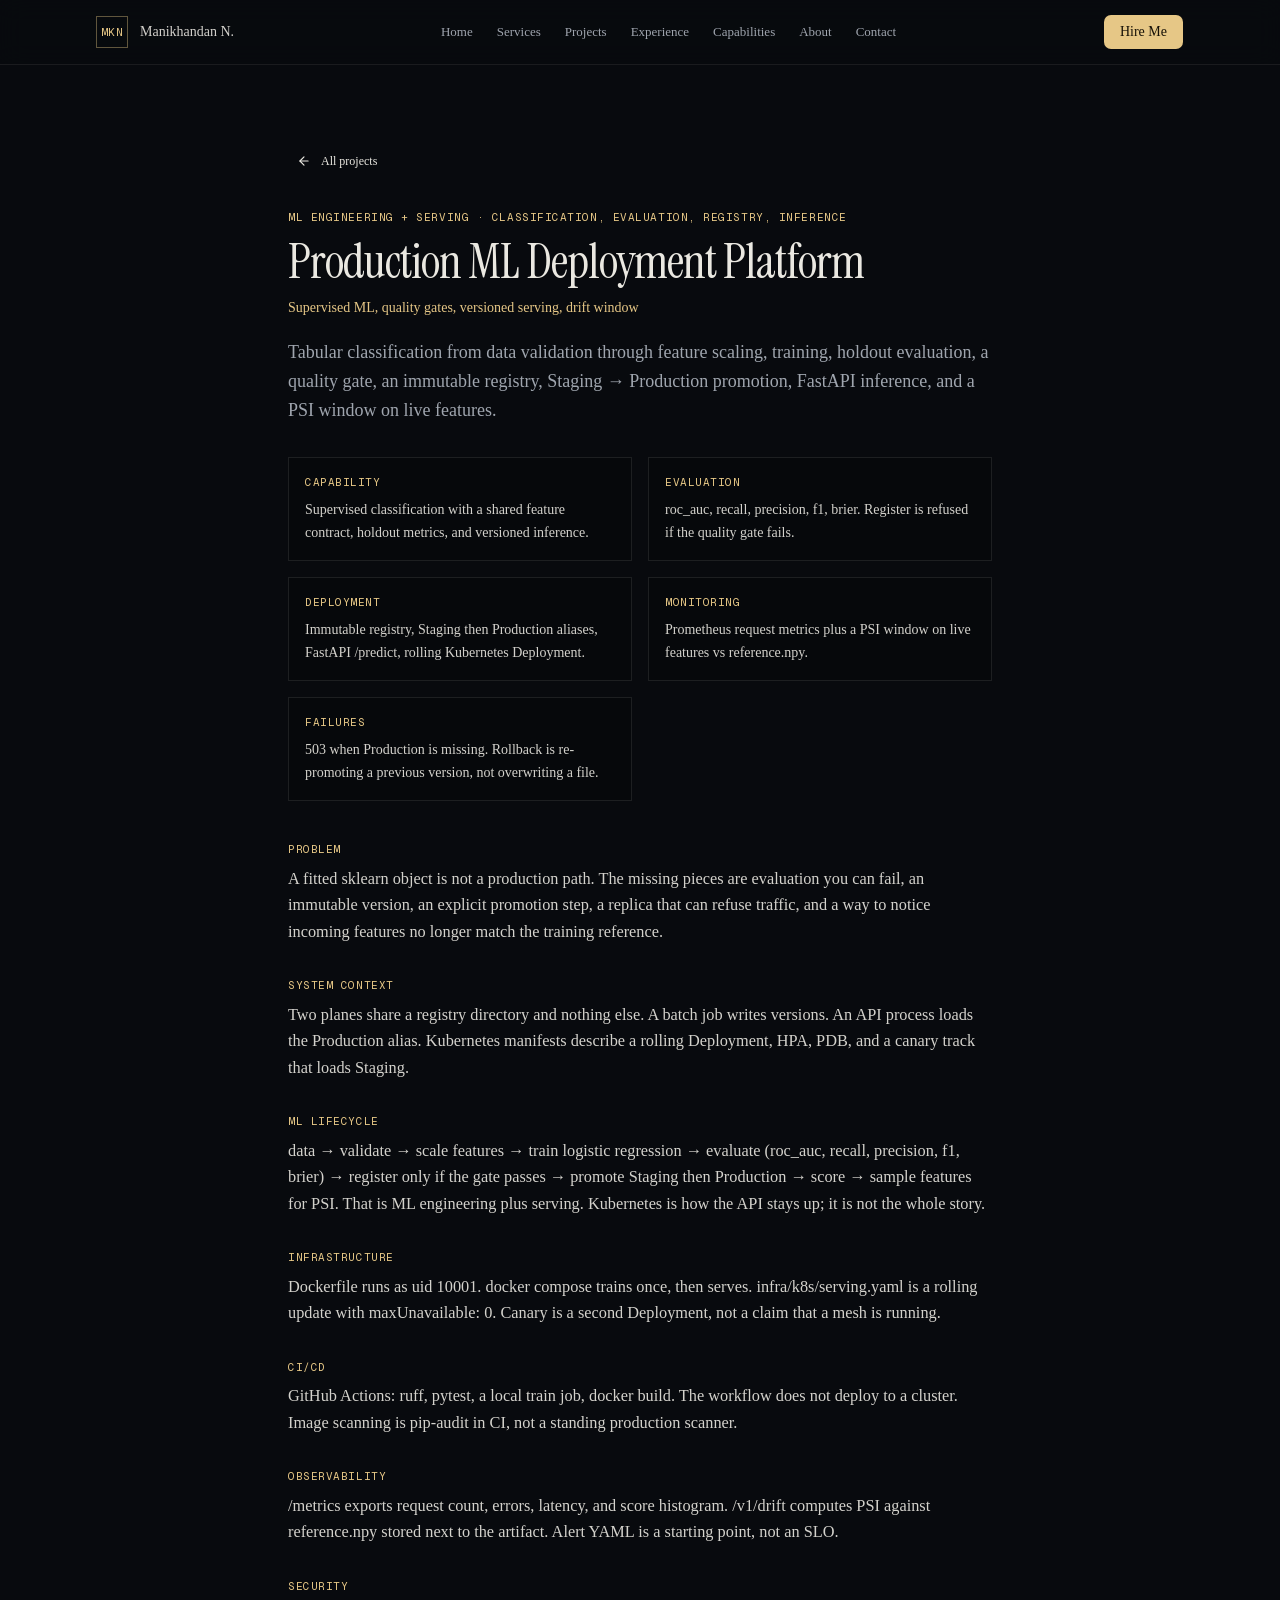
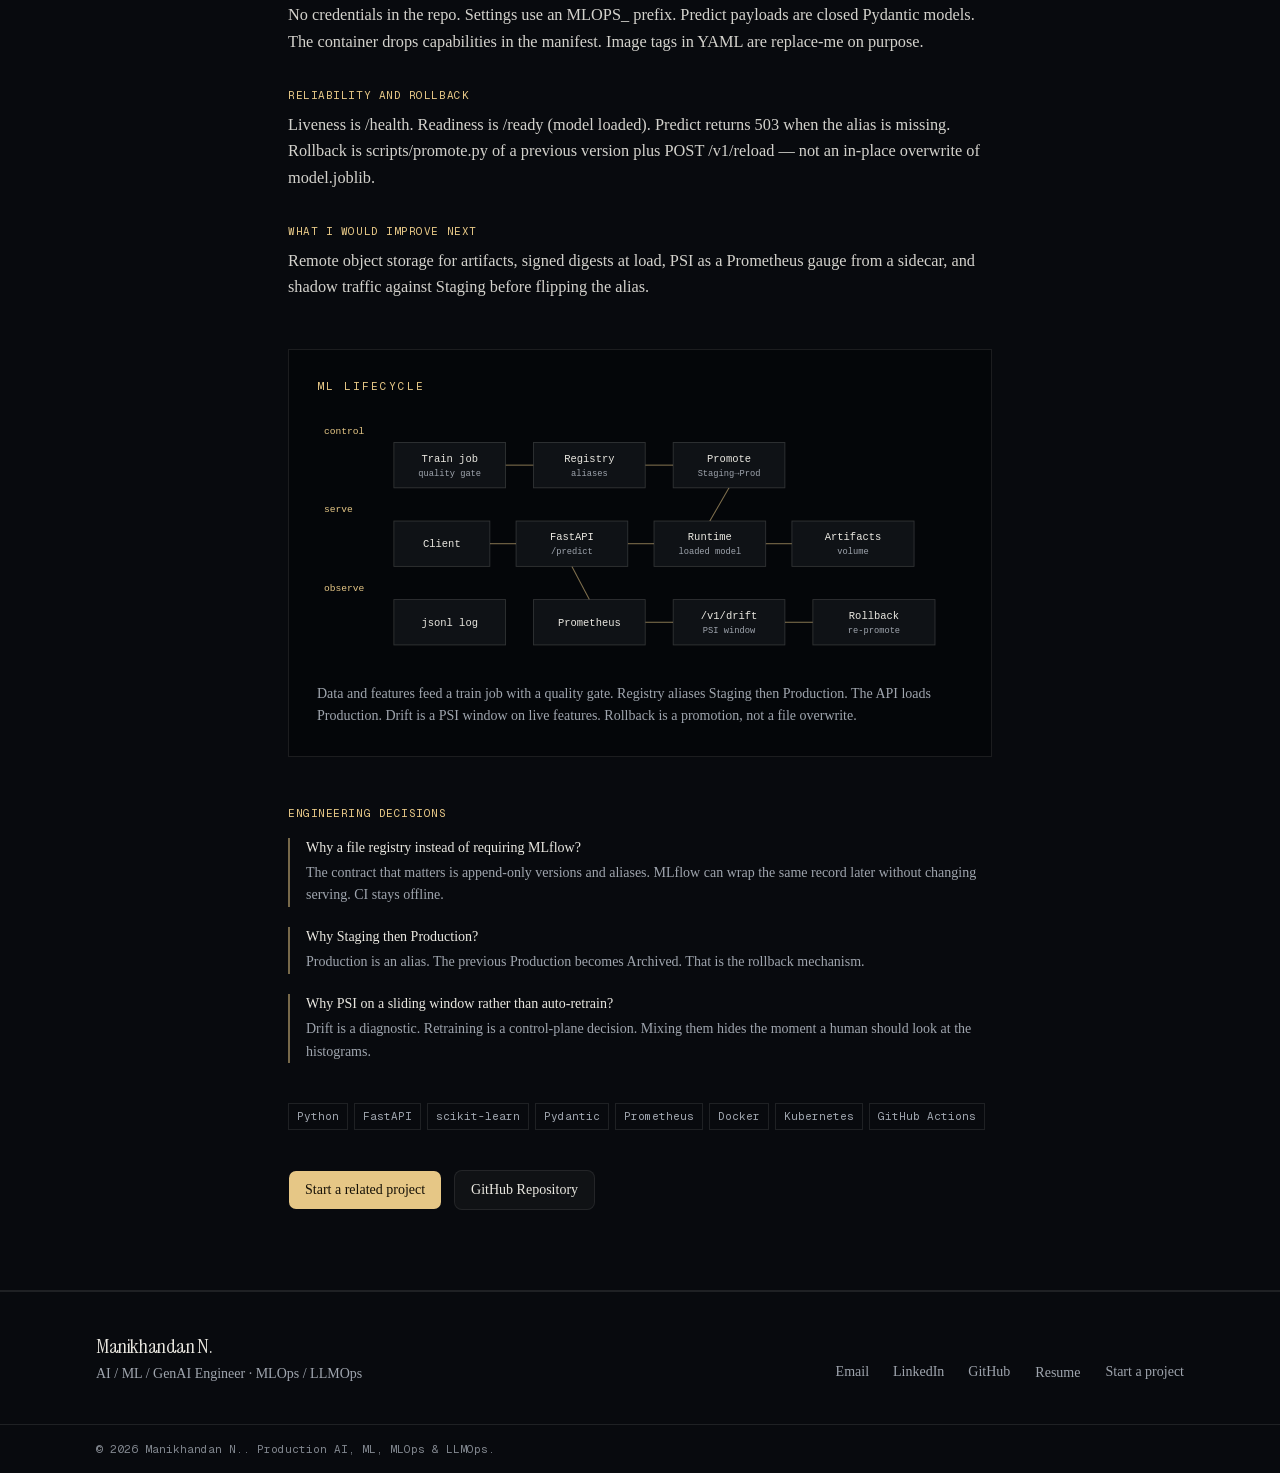
<file: projects/real-time-fraud-detection/index.html>
<!doctype html><meta charset=utf-8><link rel="canonical" href="/projects/production-mlops-platform/"><meta http-equiv="refresh" content="0;url=/projects/production-mlops-platform/"><script>location.replace("/projects/production-mlops-platform/")</script>
</file>
<file: _next/static/css/3395996cb38e5df4.css>
@font-face{font-family:Geist;font-style:normal;font-weight:100 900;font-display:swap;src:url(/_next/static/media/f639721981034f88-s.woff2) format("woff2");unicode-range:u+0460-052f,u+1c80-1c8a,u+20b4,u+2de0-2dff,u+a640-a69f,u+fe2e-fe2f}@font-face{font-family:Geist;font-style:normal;font-weight:100 900;font-display:swap;src:url(/_next/static/media/9766a7e9e2e0ad5a-s.woff2) format("woff2");unicode-range:u+0301,u+0400-045f,u+0490-0491,u+04b0-04b1,u+2116}@font-face{font-family:Geist;font-style:normal;font-weight:100 900;font-display:swap;src:url(/_next/static/media/b66cf8e69499582a-s.woff2) format("woff2");unicode-range:u+0102-0103,u+0110-0111,u+0128-0129,u+0168-0169,u+01a0-01a1,u+01af-01b0,u+0300-0301,u+0303-0304,u+0308-0309,u+0323,u+0329,u+1ea0-1ef9,u+20ab}@font-face{font-family:Geist;font-style:normal;font-weight:100 900;font-display:swap;src:url(/_next/static/media/aa016aab0e6d1295-s.woff2) format("woff2");unicode-range:u+0100-02ba,u+02bd-02c5,u+02c7-02cc,u+02ce-02d7,u+02dd-02ff,u+0304,u+0308,u+0329,u+1d00-1dbf,u+1e00-1e9f,u+1ef2-1eff,u+2020,u+20a0-20ab,u+20ad-20c0,u+2113,u+2c60-2c7f,u+a720-a7ff}@font-face{font-family:Geist;font-style:normal;font-weight:100 900;font-display:swap;src:url(/_next/static/media/22a5144ee8d83bca-s.p.woff2) format("woff2");unicode-range:u+00??,u+0131,u+0152-0153,u+02bb-02bc,u+02c6,u+02da,u+02dc,u+0304,u+0308,u+0329,u+2000-206f,u+20ac,u+2122,u+2191,u+2193,u+2212,u+2215,u+feff,u+fffd}@font-face{font-family:Geist Fallback;src:local("Arial");ascent-override:95.94%;descent-override:28.16%;line-gap-override:0.00%;size-adjust:104.76%}.__className_246ccd{font-family:Geist,Geist Fallback;font-style:normal}.__variable_246ccd{--font-geist-sans:"Geist","Geist Fallback"}@font-face{font-family:Geist Mono;font-style:normal;font-weight:100 900;font-display:swap;src:url(/_next/static/media/013b72fa676f92e0-s.woff2) format("woff2");unicode-range:u+0460-052f,u+1c80-1c8a,u+20b4,u+2de0-2dff,u+a640-a69f,u+fe2e-fe2f}@font-face{font-family:Geist Mono;font-style:normal;font-weight:100 900;font-display:swap;src:url(/_next/static/media/b9408752a0c24fb9-s.woff2) format("woff2");unicode-range:u+0301,u+0400-045f,u+0490-0491,u+04b0-04b1,u+2116}@font-face{font-family:Geist Mono;font-style:normal;font-weight:100 900;font-display:swap;src:url(/_next/static/media/65f03d54ccadf4a8-s.woff2) format("woff2");unicode-range:u+2000-2001,u+2004-2008,u+200a,u+23b8-23bd,u+2500-259f}@font-face{font-family:Geist Mono;font-style:normal;font-weight:100 900;font-display:swap;src:url(/_next/static/media/e038a29029a234f2-s.woff2) format("woff2");unicode-range:u+0102-0103,u+0110-0111,u+0128-0129,u+0168-0169,u+01a0-01a1,u+01af-01b0,u+0300-0301,u+0303-0304,u+0308-0309,u+0323,u+0329,u+1ea0-1ef9,u+20ab}@font-face{font-family:Geist Mono;font-style:normal;font-weight:100 900;font-display:swap;src:url(/_next/static/media/2b5b02fc7e511755-s.woff2) format("woff2");unicode-range:u+0100-02ba,u+02bd-02c5,u+02c7-02cc,u+02ce-02d7,u+02dd-02ff,u+0304,u+0308,u+0329,u+1d00-1dbf,u+1e00-1e9f,u+1ef2-1eff,u+2020,u+20a0-20ab,u+20ad-20c0,u+2113,u+2c60-2c7f,u+a720-a7ff}@font-face{font-family:Geist Mono;font-style:normal;font-weight:100 900;font-display:swap;src:url(/_next/static/media/7d4881bb7e1bf84d-s.p.woff2) format("woff2");unicode-range:u+00??,u+0131,u+0152-0153,u+02bb-02bc,u+02c6,u+02da,u+02dc,u+0304,u+0308,u+0329,u+2000-206f,u+20ac,u+2122,u+2191,u+2193,u+2212,u+2215,u+feff,u+fffd}@font-face{font-family:Geist Mono Fallback;src:local("Arial");ascent-override:74.67%;descent-override:21.92%;line-gap-override:0.00%;size-adjust:134.59%}.__className_c29908{font-family:Geist Mono,Geist Mono Fallback;font-style:normal}.__variable_c29908{--font-geist-mono:"Geist Mono","Geist Mono Fallback"}@font-face{font-family:"Instrument Serif";font-style:normal;font-weight:400;font-display:swap;src:url(/_next/static/media/35f3de0ebb1cfc70-s.woff2) format("woff2");unicode-range:u+0100-02ba,u+02bd-02c5,u+02c7-02cc,u+02ce-02d7,u+02dd-02ff,u+0304,u+0308,u+0329,u+1d00-1dbf,u+1e00-1e9f,u+1ef2-1eff,u+2020,u+20a0-20ab,u+20ad-20c0,u+2113,u+2c60-2c7f,u+a720-a7ff}@font-face{font-family:"Instrument Serif";font-style:normal;font-weight:400;font-display:swap;src:url(/_next/static/media/e6099e249fd938cc-s.p.woff2) format("woff2");unicode-range:u+00??,u+0131,u+0152-0153,u+02bb-02bc,u+02c6,u+02da,u+02dc,u+0304,u+0308,u+0329,u+2000-206f,u+20ac,u+2122,u+2191,u+2193,u+2212,u+2215,u+feff,u+fffd}@font-face{font-family:"Instrument Serif Fallback";src:local("Times New Roman");ascent-override:117.94%;descent-override:36.93%;line-gap-override:0.00%;size-adjust:83.94%}.__className_315a98{font-family:"Instrument Serif","Instrument Serif Fallback";font-weight:400;font-style:normal}.__variable_315a98{--font-instrument:"Instrument Serif","Instrument Serif Fallback"}

/*! tailwindcss v4.3.3 | MIT License | https://tailwindcss.com */@layer properties{@supports (((-webkit-hyphens:none)) and (not (margin-trim:inline))) or ((-moz-orient:inline) and (not (color:rgb(from red r g b)))){:host,:root{--shimmer-angle:20deg}*,::backdrop,:after,:before{--tw-translate-x:0;--tw-translate-y:0;--tw-translate-z:0;--tw-space-y-reverse:0;--tw-border-style:solid;--tw-leading:initial;--tw-font-weight:initial;--tw-tracking:initial;--tw-ordinal:initial;--tw-slashed-zero:initial;--tw-numeric-figure:initial;--tw-numeric-spacing:initial;--tw-numeric-fraction:initial;--tw-shadow:0 0 #0000;--tw-shadow-color:initial;--tw-shadow-alpha:100%;--tw-inset-shadow:0 0 #0000;--tw-inset-shadow-color:initial;--tw-inset-shadow-alpha:100%;--tw-ring-color:initial;--tw-ring-shadow:0 0 #0000;--tw-inset-ring-color:initial;--tw-inset-ring-shadow:0 0 #0000;--tw-ring-inset:initial;--tw-ring-offset-width:0px;--tw-ring-offset-color:#fff;--tw-ring-offset-shadow:0 0 #0000;--tw-outline-style:solid;--tw-blur:initial;--tw-brightness:initial;--tw-contrast:initial;--tw-grayscale:initial;--tw-hue-rotate:initial;--tw-invert:initial;--tw-opacity:initial;--tw-saturate:initial;--tw-sepia:initial;--tw-drop-shadow:initial;--tw-drop-shadow-color:initial;--tw-drop-shadow-alpha:100%;--tw-drop-shadow-size:initial;--tw-backdrop-blur:initial;--tw-backdrop-brightness:initial;--tw-backdrop-contrast:initial;--tw-backdrop-grayscale:initial;--tw-backdrop-hue-rotate:initial;--tw-backdrop-invert:initial;--tw-backdrop-opacity:initial;--tw-backdrop-saturate:initial;--tw-backdrop-sepia:initial;--tw-duration:initial;--tw-ease:initial;--tw-content:"";--tw-animation-delay:0s;--tw-animation-direction:normal;--tw-animation-duration:initial;--tw-animation-fill-mode:none;--tw-animation-iteration-count:1;--tw-enter-blur:0;--tw-enter-opacity:1;--tw-enter-rotate:0;--tw-enter-scale:1;--tw-enter-translate-x:0;--tw-enter-translate-y:0;--tw-exit-blur:0;--tw-exit-opacity:1;--tw-exit-rotate:0;--tw-exit-scale:1;--tw-exit-translate-x:0;--tw-exit-translate-y:0;--scroll-fade-t:0px;--scroll-fade-b:0px;--scroll-fade-s:0px;--scroll-fade-e:0px;--scroll-fade-mask:initial;--shimmer-image:initial;--shimmer-text-fill:initial}}}@layer theme{:host,:root{--color-black:#000;--spacing:.25rem;--container-sm:24rem;--container-xl:36rem;--container-2xl:42rem;--container-3xl:48rem;--container-6xl:72rem;--text-xs:.75rem;--text-xs--line-height:calc(1 / .75);--text-sm:.875rem;--text-sm--line-height:calc(1.25 / .875);--text-base:1rem;--text-base--line-height:calc(1.5 / 1);--text-lg:1.125rem;--text-lg--line-height:calc(1.75 / 1.125);--text-xl:1.25rem;--text-xl--line-height:calc(1.75 / 1.25);--text-2xl:1.5rem;--text-2xl--line-height:calc(2 / 1.5);--text-3xl:1.875rem;--text-3xl--line-height:calc(2.25 / 1.875);--text-4xl:2.25rem;--text-4xl--line-height:calc(2.5 / 2.25);--text-5xl:3rem;--text-5xl--line-height:1;--font-weight-medium:500;--tracking-wide:.025em;--tracking-wider:.05em;--leading-tight:1.25;--leading-snug:1.375;--leading-relaxed:1.625;--radius-md:calc(var(--radius) * .8);--ease-in-out:cubic-bezier(.4,0,.2,1);--blur-xs:4px;--blur-md:12px;--default-transition-duration:.15s;--default-transition-timing-function:cubic-bezier(.4,0,.2,1);--default-font-family:var(--font-geist-sans);--default-mono-font-family:var(--font-geist-mono)}}@layer base{*,::backdrop,:after,:before{box-sizing:border-box;border:0 solid;margin:0;padding:0}::file-selector-button{box-sizing:border-box;border:0 solid;margin:0;padding:0}:host,html{-webkit-text-size-adjust:100%;tab-size:4;line-height:1.5;font-family:var(--default-font-family,-apple-system,BlinkMacSystemFont,"Segoe UI",Roboto,"Helvetica Neue","Noto Sans",Arial,sans-serif,"Apple Color Emoji","Segoe UI Emoji","Segoe UI Symbol","Noto Color Emoji");font-feature-settings:var(--default-font-feature-settings,normal);font-variation-settings:var(--default-font-variation-settings,normal);-webkit-tap-highlight-color:transparent}hr{height:0;color:inherit;border-top-width:1px}abbr:where([title]){-webkit-text-decoration:underline dotted;text-decoration:underline dotted}h1,h2,h3,h4,h5,h6{font-size:inherit;font-weight:inherit}a{color:inherit;-webkit-text-decoration:inherit;text-decoration:inherit}b,strong{font-weight:bolder}code,kbd,pre,samp{font-family:var(--default-mono-font-family,ui-monospace,SFMono-Regular,Menlo,Monaco,Consolas,"Liberation Mono","Courier New",monospace);font-feature-settings:var(--default-mono-font-feature-settings,normal);font-variation-settings:var(--default-mono-font-variation-settings,normal);font-size:1em}small{font-size:80%}sub,sup{vertical-align:baseline;font-size:75%;line-height:0;position:relative}sub{bottom:-.25em}sup{top:-.5em}table{text-indent:0;border-color:inherit;border-collapse:collapse}:-moz-focusring:where(:not(iframe)){outline:auto}progress{vertical-align:baseline}summary{display:list-item}menu,ol,ul{list-style:none}audio,canvas,embed,iframe,img,object,svg,video{vertical-align:middle;display:block}img,video{max-width:100%;height:auto}button,input,optgroup,select,textarea{font:inherit;font-feature-settings:inherit;font-variation-settings:inherit;letter-spacing:inherit;color:inherit;opacity:1;background-color:#0000;border-radius:0}::file-selector-button{font:inherit;font-feature-settings:inherit;font-variation-settings:inherit;letter-spacing:inherit;color:inherit;opacity:1;background-color:#0000;border-radius:0}:where(select:is([multiple],[size])) optgroup{font-weight:bolder}:where(select:is([multiple],[size])) optgroup option{padding-inline-start:20px}::file-selector-button{margin-inline-end:4px}::placeholder{opacity:1}@supports (not ((-webkit-appearance:-apple-pay-button))) or (contain-intrinsic-size:1px){::placeholder{color:currentColor}@supports (color:color-mix(in lab,red,red)){::placeholder{color:color-mix(in oklab,currentcolor 50%,transparent)}}}textarea{resize:vertical}::-webkit-search-decoration{-webkit-appearance:none}::-webkit-date-and-time-value{min-height:1lh;text-align:inherit}::-webkit-datetime-edit{display:inline-flex}::-webkit-datetime-edit-fields-wrapper{padding:0}::-webkit-datetime-edit,::-webkit-datetime-edit-year-field{padding-block:0}::-webkit-datetime-edit-day-field,::-webkit-datetime-edit-month-field{padding-block:0}::-webkit-datetime-edit-hour-field,::-webkit-datetime-edit-minute-field{padding-block:0}::-webkit-datetime-edit-millisecond-field,::-webkit-datetime-edit-second-field{padding-block:0}::-webkit-datetime-edit-meridiem-field{padding-block:0}::-webkit-calendar-picker-indicator{line-height:1}:-moz-ui-invalid{box-shadow:none}button,input:where([type=button],[type=reset],[type=submit]){appearance:button}::file-selector-button{appearance:button}::-webkit-inner-spin-button,::-webkit-outer-spin-button{height:auto}[hidden]:where(:not([hidden=until-found])){display:none!important}*{border-color:var(--border);outline-color:var(--ring)}@supports (color:color-mix(in lab,red,red)){*{outline-color:color-mix(in oklab,var(--ring) 50%,transparent)}}html{scroll-behavior:smooth;font-family:var(--font-geist-sans);color-scheme:dark}body,html{overflow-x:hidden}body{background-color:var(--background);color:var(--foreground);-webkit-font-smoothing:antialiased;-moz-osx-font-smoothing:grayscale}.font-display,h1,h2,h3{font-family:var(--font-instrument),ui-serif,Georgia,serif;letter-spacing:-.02em;font-weight:400}}@layer components;@layer utilities{.\@container\/card-header{container:card-header/inline-size}.pointer-events-none{pointer-events:none}.sr-only{clip-path:inset(50%);white-space:nowrap;border-width:0;width:1px;height:1px;margin:-1px;padding:0;overflow:hidden}.absolute,.sr-only{position:absolute}.fixed{position:fixed}.relative{position:relative}.sticky{position:sticky}.inset-0{inset:0}.top-0{top:0}.top-1\/2{top:50%}.top-2{top:calc(var(--spacing) * 2)}.top-3{top:calc(var(--spacing) * 3)}.right-2{right:calc(var(--spacing) * 2)}.right-3{right:calc(var(--spacing) * 3)}.left-1\/2{left:50%}.isolate{isolation:isolate}.-z-10{z-index:calc(10 * -1)}.z-50{z-index:50}.col-start-2{grid-column-start:2}.row-span-2{grid-row:span 2/span 2}.row-start-1{grid-row-start:1}.container{width:100%}@media (min-width:40rem){.container{max-width:40rem}}@media (min-width:48rem){.container{max-width:48rem}}@media (min-width:64rem){.container{max-width:64rem}}@media (min-width:80rem){.container{max-width:80rem}}@media (min-width:96rem){.container{max-width:96rem}}.-mx-4{margin-inline:calc(var(--spacing) * -4)}.mx-auto{margin-inline:auto}.mt-1{margin-top:var(--spacing)}.mt-2{margin-top:calc(var(--spacing) * 2)}.mt-3{margin-top:calc(var(--spacing) * 3)}.mt-4{margin-top:calc(var(--spacing) * 4)}.mt-5{margin-top:calc(var(--spacing) * 5)}.mt-6{margin-top:calc(var(--spacing) * 6)}.mt-8{margin-top:calc(var(--spacing) * 8)}.mt-10{margin-top:calc(var(--spacing) * 10)}.mt-12{margin-top:calc(var(--spacing) * 12)}.mt-14{margin-top:calc(var(--spacing) * 14)}.mt-auto{margin-top:auto}.mr-1{margin-right:var(--spacing)}.mr-2{margin-right:calc(var(--spacing) * 2)}.-mb-4{margin-bottom:calc(var(--spacing) * -4)}.mb-3{margin-bottom:calc(var(--spacing) * 3)}.mb-6{margin-bottom:calc(var(--spacing) * 6)}.mb-12{margin-bottom:calc(var(--spacing) * 12)}.ml-1{margin-left:var(--spacing)}.block{display:block}.flex{display:flex}.grid{display:grid}.hidden{display:none}.inline-flex{display:inline-flex}.field-sizing-content{field-sizing:content}.size-3\.5{width:calc(var(--spacing) * 3.5);height:calc(var(--spacing) * 3.5)}.size-4{width:calc(var(--spacing) * 4);height:calc(var(--spacing) * 4)}.size-6{width:calc(var(--spacing) * 6);height:calc(var(--spacing) * 6)}.size-7{width:calc(var(--spacing) * 7);height:calc(var(--spacing) * 7)}.size-8{width:calc(var(--spacing) * 8);height:calc(var(--spacing) * 8)}.size-9{width:calc(var(--spacing) * 9);height:calc(var(--spacing) * 9)}.h-\(--accordion-panel-height\){height:var(--accordion-panel-height)}.h-5{height:calc(var(--spacing) * 5)}.h-6{height:calc(var(--spacing) * 6)}.h-7{height:calc(var(--spacing) * 7)}.h-8{height:calc(var(--spacing) * 8)}.h-9{height:calc(var(--spacing) * 9)}.h-10{height:calc(var(--spacing) * 10)}.h-11{height:calc(var(--spacing) * 11)}.h-16{height:calc(var(--spacing) * 16)}.h-auto{height:auto}.min-h-16{min-height:calc(var(--spacing) * 16)}.min-h-screen{min-height:100vh}.w-72{width:calc(var(--spacing) * 72)}.w-fit{width:fit-content}.w-full{width:100%}.max-w-2xl{max-width:var(--container-2xl)}.max-w-3xl{max-width:var(--container-3xl)}.max-w-6xl{max-width:var(--container-6xl)}.max-w-\[calc\(100\%-2rem\)\]{max-width:calc(100% - 2rem)}.max-w-xl{max-width:var(--container-xl)}.min-w-0{min-width:0}.flex-1{flex:1}.shrink-0{flex-shrink:0}.-translate-x-1\/2{--tw-translate-x:calc(calc(1 / 2 * 100%) * -1)}.-translate-x-1\/2,.-translate-y-1\/2{translate:var(--tw-translate-x) var(--tw-translate-y)}.-translate-y-1\/2{--tw-translate-y:calc(calc(1 / 2 * 100%) * -1)}.scroll-mt-28{scroll-margin-top:calc(var(--spacing) * 28)}.list-disc{list-style-type:disc}.auto-rows-min{grid-auto-rows:min-content}.grid-cols-2{grid-template-columns:repeat(2,minmax(0,1fr))}.grid-cols-\[7\.5rem_1fr\]{grid-template-columns:7.5rem 1fr}.flex-col{flex-direction:column}.flex-col-reverse{flex-direction:column-reverse}.flex-wrap{flex-wrap:wrap}.items-baseline{align-items:baseline}.items-center{align-items:center}.items-start{align-items:flex-start}.justify-between{justify-content:space-between}.justify-center{justify-content:center}.gap-\(--card-spacing\){gap:var(--card-spacing)}.gap-0\.5{gap:calc(var(--spacing) * .5)}.gap-1{gap:var(--spacing)}.gap-1\.5{gap:calc(var(--spacing) * 1.5)}.gap-2{gap:calc(var(--spacing) * 2)}.gap-3{gap:calc(var(--spacing) * 3)}.gap-4{gap:calc(var(--spacing) * 4)}.gap-6{gap:calc(var(--spacing) * 6)}.gap-10{gap:calc(var(--spacing) * 10)}.gap-12{gap:calc(var(--spacing) * 12)}.gap-px{gap:1px}:where(.space-y-1>:not(:last-child)){--tw-space-y-reverse:0;margin-block-start:calc(var(--spacing) * var(--tw-space-y-reverse));margin-block-end:calc(var(--spacing) * calc(1 - var(--tw-space-y-reverse)))}:where(.space-y-2>:not(:last-child)){--tw-space-y-reverse:0;margin-block-start:calc(calc(var(--spacing) * 2) * var(--tw-space-y-reverse));margin-block-end:calc(calc(var(--spacing) * 2) * calc(1 - var(--tw-space-y-reverse)))}:where(.space-y-3>:not(:last-child)){--tw-space-y-reverse:0;margin-block-start:calc(calc(var(--spacing) * 3) * var(--tw-space-y-reverse));margin-block-end:calc(calc(var(--spacing) * 3) * calc(1 - var(--tw-space-y-reverse)))}:where(.space-y-4>:not(:last-child)){--tw-space-y-reverse:0;margin-block-start:calc(calc(var(--spacing) * 4) * var(--tw-space-y-reverse));margin-block-end:calc(calc(var(--spacing) * 4) * calc(1 - var(--tw-space-y-reverse)))}:where(.space-y-5>:not(:last-child)){--tw-space-y-reverse:0;margin-block-start:calc(calc(var(--spacing) * 5) * var(--tw-space-y-reverse));margin-block-end:calc(calc(var(--spacing) * 5) * calc(1 - var(--tw-space-y-reverse)))}:where(.space-y-8>:not(:last-child)){--tw-space-y-reverse:0;margin-block-start:calc(calc(var(--spacing) * 8) * var(--tw-space-y-reverse));margin-block-end:calc(calc(var(--spacing) * 8) * calc(1 - var(--tw-space-y-reverse)))}.gap-x-6{column-gap:calc(var(--spacing) * 6)}.gap-y-2{row-gap:calc(var(--spacing) * 2)}.self-start{align-self:flex-start}.justify-self-end{justify-self:flex-end}.overflow-hidden{overflow:hidden}.rounded-4xl{border-radius:calc(var(--radius) * 2.6)}.rounded-\[min\(var\(--radius-md\)\,10px\)\]{border-radius:min(var(--radius-md),10px)}.rounded-\[min\(var\(--radius-md\)\,12px\)\]{border-radius:min(var(--radius-md),12px)}.rounded-lg{border-radius:var(--radius)}.rounded-md{border-radius:calc(var(--radius) * .8)}.rounded-xl{border-radius:calc(var(--radius) * 1.4)}.rounded-t-xl{border-top-left-radius:calc(var(--radius) * 1.4);border-top-right-radius:calc(var(--radius) * 1.4)}.rounded-b-xl{border-bottom-right-radius:calc(var(--radius) * 1.4);border-bottom-left-radius:calc(var(--radius) * 1.4)}.border{border-style:var(--tw-border-style);border-width:1px}.border-y{border-block-style:var(--tw-border-style);border-block-width:1px}.border-t{border-top-style:var(--tw-border-style);border-top-width:1px}.border-b{border-bottom-style:var(--tw-border-style);border-bottom-width:1px}.border-l-2{border-left-style:var(--tw-border-style);border-left-width:2px}.border-border,.border-border\/80{border-color:var(--border)}@supports (color:color-mix(in lab,red,red)){.border-border\/80{border-color:color-mix(in oklab,var(--border) 80%,transparent)}}.border-brass\/40{border-color:var(--brass)}@supports (color:color-mix(in lab,red,red)){.border-brass\/40{border-color:color-mix(in oklab,var(--brass) 40%,transparent)}}.border-brass\/50{border-color:var(--brass)}@supports (color:color-mix(in lab,red,red)){.border-brass\/50{border-color:color-mix(in oklab,var(--brass) 50%,transparent)}}.border-input{border-color:var(--input)}.border-transparent{border-color:#0000}.bg-background,.bg-background\/80{background-color:var(--background)}@supports (color:color-mix(in lab,red,red)){.bg-background\/80{background-color:color-mix(in oklab,var(--background) 80%,transparent)}}.bg-black\/10{background-color:#0000001a}@supports (color:color-mix(in lab,red,red)){.bg-black\/10{background-color:color-mix(in oklab,var(--color-black) 10%,transparent)}}.bg-border{background-color:var(--border)}.bg-card,.bg-card\/20{background-color:var(--card)}@supports (color:color-mix(in lab,red,red)){.bg-card\/20{background-color:color-mix(in oklab,var(--card) 20%,transparent)}}.bg-card\/30{background-color:var(--card)}@supports (color:color-mix(in lab,red,red)){.bg-card\/30{background-color:color-mix(in oklab,var(--card) 30%,transparent)}}.bg-card\/40{background-color:var(--card)}@supports (color:color-mix(in lab,red,red)){.bg-card\/40{background-color:color-mix(in oklab,var(--card) 40%,transparent)}}.bg-destructive\/10{background-color:var(--destructive)}@supports (color:color-mix(in lab,red,red)){.bg-destructive\/10{background-color:color-mix(in oklab,var(--destructive) 10%,transparent)}}.bg-ink,.bg-ink\/40{background-color:var(--ink)}@supports (color:color-mix(in lab,red,red)){.bg-ink\/40{background-color:color-mix(in oklab,var(--ink) 40%,transparent)}}.bg-ink\/70{background-color:var(--ink)}@supports (color:color-mix(in lab,red,red)){.bg-ink\/70{background-color:color-mix(in oklab,var(--ink) 70%,transparent)}}.bg-muted\/50{background-color:var(--muted)}@supports (color:color-mix(in lab,red,red)){.bg-muted\/50{background-color:color-mix(in oklab,var(--muted) 50%,transparent)}}.bg-panel,.bg-panel\/30{background-color:var(--panel)}@supports (color:color-mix(in lab,red,red)){.bg-panel\/30{background-color:color-mix(in oklab,var(--panel) 30%,transparent)}}.bg-panel\/40{background-color:var(--panel)}@supports (color:color-mix(in lab,red,red)){.bg-panel\/40{background-color:color-mix(in oklab,var(--panel) 40%,transparent)}}.bg-popover{background-color:var(--popover)}.bg-primary{background-color:var(--primary)}.bg-secondary{background-color:var(--secondary)}.bg-transparent{background-color:#0000}.bg-clip-padding{background-clip:padding-box}.p-\(--card-spacing\){padding:var(--card-spacing)}.p-4{padding:calc(var(--spacing) * 4)}.p-5{padding:calc(var(--spacing) * 5)}.p-6{padding:calc(var(--spacing) * 6)}.px-\(--card-spacing\){padding-inline:var(--card-spacing)}.px-0{padding-inline:0}.px-2{padding-inline:calc(var(--spacing) * 2)}.px-2\.5{padding-inline:calc(var(--spacing) * 2.5)}.px-3{padding-inline:calc(var(--spacing) * 3)}.px-4{padding-inline:calc(var(--spacing) * 4)}.px-5{padding-inline:calc(var(--spacing) * 5)}.py-\(--card-spacing\){padding-block:var(--card-spacing)}.py-0\.5{padding-block:calc(var(--spacing) * .5)}.py-1{padding-block:var(--spacing)}.py-1\.5{padding-block:calc(var(--spacing) * 1.5)}.py-2{padding-block:calc(var(--spacing) * 2)}.py-2\.5{padding-block:calc(var(--spacing) * 2.5)}.py-3{padding-block:calc(var(--spacing) * 3)}.py-4{padding-block:calc(var(--spacing) * 4)}.py-6{padding-block:calc(var(--spacing) * 6)}.py-10{padding-block:calc(var(--spacing) * 10)}.py-14{padding-block:calc(var(--spacing) * 14)}.py-16{padding-block:calc(var(--spacing) * 16)}.py-20{padding-block:calc(var(--spacing) * 20)}.py-24{padding-block:calc(var(--spacing) * 24)}.pt-0{padding-top:0}.pt-5{padding-top:calc(var(--spacing) * 5)}.pb-2\.5{padding-bottom:calc(var(--spacing) * 2.5)}.pb-6{padding-bottom:calc(var(--spacing) * 6)}.pl-3{padding-left:calc(var(--spacing) * 3)}.pl-4{padding-left:calc(var(--spacing) * 4)}.pl-5{padding-left:calc(var(--spacing) * 5)}.text-left{text-align:left}.font-heading{font-family:var(--font-instrument)}.font-mono{font-family:var(--font-geist-mono)}.text-2xl{font-size:var(--text-2xl);line-height:var(--tw-leading,var(--text-2xl--line-height))}.text-3xl{font-size:var(--text-3xl);line-height:var(--tw-leading,var(--text-3xl--line-height))}.text-4xl{font-size:var(--text-4xl);line-height:var(--tw-leading,var(--text-4xl--line-height))}.text-base{font-size:var(--text-base);line-height:var(--tw-leading,var(--text-base--line-height))}.text-lg{font-size:var(--text-lg);line-height:var(--tw-leading,var(--text-lg--line-height))}.text-sm{font-size:var(--text-sm);line-height:var(--tw-leading,var(--text-sm--line-height))}.text-xl{font-size:var(--text-xl);line-height:var(--tw-leading,var(--text-xl--line-height))}.text-xs{font-size:var(--text-xs);line-height:var(--tw-leading,var(--text-xs--line-height))}.text-\[0\.8rem\]{font-size:.8rem}.text-\[1\.02rem\]{font-size:1.02rem}.text-\[1\.05rem\]{font-size:1.05rem}.text-\[2\.35rem\]{font-size:2.35rem}.text-\[10px\]{font-size:10px}.text-\[11px\]{font-size:11px}.text-\[13px\]{font-size:13px}.leading-\[1\.08\]{--tw-leading:1.08;line-height:1.08}.leading-none{--tw-leading:1;line-height:1}.leading-relaxed{--tw-leading:var(--leading-relaxed);line-height:var(--leading-relaxed)}.leading-snug{--tw-leading:var(--leading-snug);line-height:var(--leading-snug)}.leading-tight{--tw-leading:var(--leading-tight);line-height:var(--leading-tight)}.font-medium{--tw-font-weight:var(--font-weight-medium);font-weight:var(--font-weight-medium)}.tracking-\[0\.14em\]{--tw-tracking:.14em;letter-spacing:.14em}.tracking-\[0\.18em\]{--tw-tracking:.18em;letter-spacing:.18em}.tracking-\[0\.22em\]{--tw-tracking:.22em;letter-spacing:.22em}.tracking-\[0\.26em\]{--tw-tracking:.26em;letter-spacing:.26em}.tracking-wide{--tw-tracking:var(--tracking-wide);letter-spacing:var(--tracking-wide)}.tracking-wider{--tw-tracking:var(--tracking-wider);letter-spacing:var(--tracking-wider)}.whitespace-nowrap{white-space:nowrap}.text-brass,.text-brass\/90{color:var(--brass)}@supports (color:color-mix(in lab,red,red)){.text-brass\/90{color:color-mix(in oklab,var(--brass) 90%,transparent)}}.text-card-foreground{color:var(--card-foreground)}.text-destructive{color:var(--destructive)}.text-foreground,.text-foreground\/85{color:var(--foreground)}@supports (color:color-mix(in lab,red,red)){.text-foreground\/85{color:color-mix(in oklab,var(--foreground) 85%,transparent)}}.text-foreground\/90{color:var(--foreground)}@supports (color:color-mix(in lab,red,red)){.text-foreground\/90{color:color-mix(in oklab,var(--foreground) 90%,transparent)}}.text-muted-foreground,.text-muted-foreground\/80{color:var(--muted-foreground)}@supports (color:color-mix(in lab,red,red)){.text-muted-foreground\/80{color:color-mix(in oklab,var(--muted-foreground) 80%,transparent)}}.text-popover-foreground{color:var(--popover-foreground)}.text-primary{color:var(--primary)}.text-primary-foreground{color:var(--primary-foreground)}.text-secondary-foreground{color:var(--secondary-foreground)}.uppercase{text-transform:uppercase}.ordinal{--tw-ordinal:ordinal;font-variant-numeric:var(--tw-ordinal,) var(--tw-slashed-zero,) var(--tw-numeric-figure,) var(--tw-numeric-spacing,) var(--tw-numeric-fraction,)}.underline-offset-4{text-underline-offset:4px}.antialiased{-webkit-font-smoothing:antialiased;-moz-osx-font-smoothing:grayscale}.shadow{--tw-shadow:0 1px 3px 0 var(--tw-shadow-color,#0000001a),0 1px 2px -1px var(--tw-shadow-color,#0000001a)}.shadow,.shadow-lg{box-shadow:var(--tw-inset-shadow),var(--tw-inset-ring-shadow),var(--tw-ring-offset-shadow),var(--tw-ring-shadow),var(--tw-shadow)}.shadow-lg{--tw-shadow:0 10px 15px -3px var(--tw-shadow-color,#0000001a),0 4px 6px -4px var(--tw-shadow-color,#0000001a)}.ring-1{--tw-ring-shadow:var(--tw-ring-inset,) 0 0 0 calc(1px + var(--tw-ring-offset-width)) var(--tw-ring-color,currentcolor);box-shadow:var(--tw-inset-shadow),var(--tw-inset-ring-shadow),var(--tw-ring-offset-shadow),var(--tw-ring-shadow),var(--tw-shadow)}.ring-foreground\/10{--tw-ring-color:var(--foreground)}@supports (color:color-mix(in lab,red,red)){.ring-foreground\/10{--tw-ring-color:color-mix(in oklab,var(--foreground) 10%,transparent)}}.outline{outline-style:var(--tw-outline-style);outline-width:1px}.filter{filter:var(--tw-blur,) var(--tw-brightness,) var(--tw-contrast,) var(--tw-grayscale,) var(--tw-hue-rotate,) var(--tw-invert,) var(--tw-saturate,) var(--tw-sepia,) var(--tw-drop-shadow,)}.backdrop-blur-md{--tw-backdrop-blur:blur(var(--blur-md));-webkit-backdrop-filter:var(--tw-backdrop-blur,) var(--tw-backdrop-brightness,) var(--tw-backdrop-contrast,) var(--tw-backdrop-grayscale,) var(--tw-backdrop-hue-rotate,) var(--tw-backdrop-invert,) var(--tw-backdrop-opacity,) var(--tw-backdrop-saturate,) var(--tw-backdrop-sepia,);backdrop-filter:var(--tw-backdrop-blur,) var(--tw-backdrop-brightness,) var(--tw-backdrop-contrast,) var(--tw-backdrop-grayscale,) var(--tw-backdrop-hue-rotate,) var(--tw-backdrop-invert,) var(--tw-backdrop-opacity,) var(--tw-backdrop-saturate,) var(--tw-backdrop-sepia,)}.transition{transition-property:color,background-color,border-color,outline-color,text-decoration-color,fill,stroke,--tw-gradient-from,--tw-gradient-via,--tw-gradient-to,opacity,box-shadow,transform,translate,scale,rotate,filter,-webkit-backdrop-filter,backdrop-filter,display,content-visibility,overlay,pointer-events;transition-timing-function:var(--tw-ease,var(--default-transition-timing-function));transition-duration:var(--tw-duration,var(--default-transition-duration))}.transition-all{transition-property:all;transition-timing-function:var(--tw-ease,var(--default-transition-timing-function));transition-duration:var(--tw-duration,var(--default-transition-duration))}.transition-colors{transition-property:color,background-color,border-color,outline-color,text-decoration-color,fill,stroke,--tw-gradient-from,--tw-gradient-via,--tw-gradient-to;transition-timing-function:var(--tw-ease,var(--default-transition-timing-function));transition-duration:var(--tw-duration,var(--default-transition-duration))}.transition-opacity{transition-property:opacity;transition-timing-function:var(--tw-ease,var(--default-transition-timing-function));transition-duration:var(--tw-duration,var(--default-transition-duration))}.duration-100{--tw-duration:.1s;transition-duration:.1s}.duration-150{--tw-duration:.15s;transition-duration:.15s}.duration-200{--tw-duration:.2s;transition-duration:.2s}.ease-in-out{--tw-ease:var(--ease-in-out);transition-timing-function:var(--ease-in-out)}.outline-none{--tw-outline-style:none;outline-style:none}.select-none{-webkit-user-select:none;user-select:none}.\[--card-spacing\:--spacing\(4\)\]{--card-spacing:calc(var(--spacing) * 4)}.running{animation-play-state:running}.not-last\:border-b:not(:last-child){border-bottom-style:var(--tw-border-style);border-bottom-width:1px}.group-aria-expanded\/accordion-trigger\:hidden:is(:where(.group\/accordion-trigger)[aria-expanded=true] *){display:none}.group-aria-expanded\/accordion-trigger\:inline:is(:where(.group\/accordion-trigger)[aria-expanded=true] *){display:inline}.group-data-\[size\=sm\]\/card\:text-sm:is(:where(.group\/card)[data-size=sm] *){font-size:var(--text-sm);line-height:var(--tw-leading,var(--text-sm--line-height))}.file\:inline-flex::file-selector-button{display:inline-flex}.file\:h-6::file-selector-button{height:calc(var(--spacing) * 6)}.file\:border-0::file-selector-button{border-style:var(--tw-border-style);border-width:0}.file\:bg-transparent::file-selector-button{background-color:#0000}.file\:text-sm::file-selector-button{font-size:var(--text-sm);line-height:var(--tw-leading,var(--text-sm--line-height))}.file\:font-medium::file-selector-button{--tw-font-weight:var(--font-weight-medium);font-weight:var(--font-weight-medium)}.file\:text-foreground::file-selector-button{color:var(--foreground)}.placeholder\:text-muted-foreground::placeholder{color:var(--muted-foreground)}.last\:border-b-0:last-child{border-bottom-style:var(--tw-border-style);border-bottom-width:0}@media (hover:hover){.hover\:border-brass\/35:hover{border-color:var(--brass)}@supports (color:color-mix(in lab,red,red)){.hover\:border-brass\/35:hover{border-color:color-mix(in oklab,var(--brass) 35%,transparent)}}.hover\:bg-\[color-mix\(in_oklch\,var\(--secondary\)\,var\(--foreground\)_5\%\)\]:hover{background-color:var(--secondary)}@supports (color:color-mix(in lab,red,red)){.hover\:bg-\[color-mix\(in_oklch\,var\(--secondary\)\,var\(--foreground\)_5\%\)\]:hover{background-color:color-mix(in oklch,var(--secondary),var(--foreground) 5%)}}.hover\:bg-card:hover{background-color:var(--card)}.hover\:bg-destructive\/20:hover{background-color:var(--destructive)}@supports (color:color-mix(in lab,red,red)){.hover\:bg-destructive\/20:hover{background-color:color-mix(in oklab,var(--destructive) 20%,transparent)}}.hover\:bg-muted:hover{background-color:var(--muted)}.hover\:bg-primary\/80:hover{background-color:var(--primary)}@supports (color:color-mix(in lab,red,red)){.hover\:bg-primary\/80:hover{background-color:color-mix(in oklab,var(--primary) 80%,transparent)}}.hover\:text-foreground:hover{color:var(--foreground)}.hover\:text-muted-foreground:hover{color:var(--muted-foreground)}.hover\:underline:hover{text-decoration-line:underline}}.focus\:not-sr-only:focus{clip-path:none;white-space:normal;width:auto;height:auto;margin:0;padding:0;position:static;overflow:visible}.focus\:absolute:focus{position:absolute}.focus\:top-4:focus{top:calc(var(--spacing) * 4)}.focus\:left-4:focus{left:calc(var(--spacing) * 4)}.focus\:z-\[100\]:focus{z-index:100}.focus\:bg-background:focus{background-color:var(--background)}.focus\:px-3:focus{padding-inline:calc(var(--spacing) * 3)}.focus\:py-2:focus{padding-block:calc(var(--spacing) * 2)}.focus\:text-sm:focus{font-size:var(--text-sm);line-height:var(--tw-leading,var(--text-sm--line-height))}.focus-visible\:border-destructive\/40:focus-visible{border-color:var(--destructive)}@supports (color:color-mix(in lab,red,red)){.focus-visible\:border-destructive\/40:focus-visible{border-color:color-mix(in oklab,var(--destructive) 40%,transparent)}}.focus-visible\:border-ring:focus-visible{border-color:var(--ring)}.focus-visible\:ring-2:focus-visible{--tw-ring-shadow:var(--tw-ring-inset,) 0 0 0 calc(2px + var(--tw-ring-offset-width)) var(--tw-ring-color,currentcolor);box-shadow:var(--tw-inset-shadow),var(--tw-inset-ring-shadow),var(--tw-ring-offset-shadow),var(--tw-ring-shadow),var(--tw-shadow)}.focus-visible\:ring-3:focus-visible,.focus-visible\:ring-\[3px\]:focus-visible{--tw-ring-shadow:var(--tw-ring-inset,) 0 0 0 calc(3px + var(--tw-ring-offset-width)) var(--tw-ring-color,currentcolor);box-shadow:var(--tw-inset-shadow),var(--tw-inset-ring-shadow),var(--tw-ring-offset-shadow),var(--tw-ring-shadow),var(--tw-shadow)}.focus-visible\:ring-destructive\/20:focus-visible{--tw-ring-color:var(--destructive)}@supports (color:color-mix(in lab,red,red)){.focus-visible\:ring-destructive\/20:focus-visible{--tw-ring-color:color-mix(in oklab,var(--destructive) 20%,transparent)}}.focus-visible\:ring-ring\/50:focus-visible{--tw-ring-color:var(--ring)}@supports (color:color-mix(in lab,red,red)){.focus-visible\:ring-ring\/50:focus-visible{--tw-ring-color:color-mix(in oklab,var(--ring) 50%,transparent)}}.focus-visible\:ring-ring\/60:focus-visible{--tw-ring-color:var(--ring)}@supports (color:color-mix(in lab,red,red)){.focus-visible\:ring-ring\/60:focus-visible{--tw-ring-color:color-mix(in oklab,var(--ring) 60%,transparent)}}.focus-visible\:outline-none:focus-visible{--tw-outline-style:none;outline-style:none}.focus-visible\:after\:border-ring:focus-visible:after{content:var(--tw-content);border-color:var(--ring)}.active\:not-aria-\[haspopup\]\:translate-y-px:active:not([aria-haspopup]){--tw-translate-y:1px;translate:var(--tw-translate-x) var(--tw-translate-y)}.disabled\:pointer-events-none:disabled{pointer-events:none}.disabled\:cursor-not-allowed:disabled{cursor:not-allowed}.disabled\:bg-input\/50:disabled{background-color:var(--input)}@supports (color:color-mix(in lab,red,red)){.disabled\:bg-input\/50:disabled{background-color:color-mix(in oklab,var(--input) 50%,transparent)}}.disabled\:opacity-50:disabled{opacity:.5}:where([data-slot=button-group]) .in-data-\[slot\=button-group\]\:rounded-lg{border-radius:var(--radius)}.has-data-\[icon\=inline-end\]\:pr-1\.5:has([data-icon=inline-end]){padding-right:calc(var(--spacing) * 1.5)}.has-data-\[icon\=inline-end\]\:pr-2:has([data-icon=inline-end]){padding-right:calc(var(--spacing) * 2)}.has-data-\[icon\=inline-start\]\:pl-1\.5:has([data-icon=inline-start]){padding-left:calc(var(--spacing) * 1.5)}.has-data-\[icon\=inline-start\]\:pl-2:has([data-icon=inline-start]){padding-left:calc(var(--spacing) * 2)}.has-data-\[slot\=card-action\]\:grid-cols-\[1fr_auto\]:has([data-slot=card-action]){grid-template-columns:1fr auto}.has-data-\[slot\=card-description\]\:grid-rows-\[auto_auto\]:has([data-slot=card-description]){grid-template-rows:auto auto}.has-data-\[slot\=card-footer\]\:pb-0:has([data-slot=card-footer]){padding-bottom:0}.has-\[\>img\:first-child\]\:pt-0:has(>img:first-child){padding-top:0}.aria-disabled\:pointer-events-none[aria-disabled=true]{pointer-events:none}.aria-disabled\:opacity-50[aria-disabled=true]{opacity:.5}.aria-expanded\:bg-muted[aria-expanded=true]{background-color:var(--muted)}.aria-expanded\:bg-secondary[aria-expanded=true]{background-color:var(--secondary)}.aria-expanded\:text-foreground[aria-expanded=true]{color:var(--foreground)}.aria-expanded\:text-secondary-foreground[aria-expanded=true]{color:var(--secondary-foreground)}.aria-invalid\:border-destructive[aria-invalid=true]{border-color:var(--destructive)}.aria-invalid\:ring-3[aria-invalid=true]{--tw-ring-shadow:var(--tw-ring-inset,) 0 0 0 calc(3px + var(--tw-ring-offset-width)) var(--tw-ring-color,currentcolor);box-shadow:var(--tw-inset-shadow),var(--tw-inset-ring-shadow),var(--tw-ring-offset-shadow),var(--tw-ring-shadow),var(--tw-shadow)}.aria-invalid\:ring-destructive\/20[aria-invalid=true]{--tw-ring-color:var(--destructive)}@supports (color:color-mix(in lab,red,red)){.aria-invalid\:ring-destructive\/20[aria-invalid=true]{--tw-ring-color:color-mix(in oklab,var(--destructive) 20%,transparent)}}.data-ending-style\:h-0[data-ending-style]{height:0}.data-ending-style\:opacity-0[data-ending-style]{opacity:0}.data-starting-style\:h-0[data-starting-style]{height:0}.data-starting-style\:opacity-0[data-starting-style]{opacity:0}.data-\[side\=bottom\]\:inset-x-0[data-side=bottom]{inset-inline:0}.data-\[side\=bottom\]\:bottom-0[data-side=bottom]{bottom:0}.data-\[side\=bottom\]\:h-auto[data-side=bottom]{height:auto}.data-\[side\=bottom\]\:border-t[data-side=bottom]{border-top-style:var(--tw-border-style);border-top-width:1px}.data-\[side\=bottom\]\:data-ending-style\:translate-y-\[2\.5rem\][data-side=bottom][data-ending-style],.data-\[side\=bottom\]\:data-starting-style\:translate-y-\[2\.5rem\][data-side=bottom][data-starting-style]{--tw-translate-y:2.5rem;translate:var(--tw-translate-x) var(--tw-translate-y)}.data-\[side\=left\]\:inset-y-0[data-side=left]{inset-block:0}.data-\[side\=left\]\:left-0[data-side=left]{left:0}.data-\[side\=left\]\:h-full[data-side=left]{height:100%}.data-\[side\=left\]\:w-3\/4[data-side=left]{width:75%}.data-\[side\=left\]\:border-r[data-side=left]{border-right-style:var(--tw-border-style);border-right-width:1px}.data-\[side\=left\]\:data-ending-style\:translate-x-\[-2\.5rem\][data-side=left][data-ending-style],.data-\[side\=left\]\:data-starting-style\:translate-x-\[-2\.5rem\][data-side=left][data-starting-style]{--tw-translate-x:-2.5rem;translate:var(--tw-translate-x) var(--tw-translate-y)}.data-\[side\=right\]\:inset-y-0[data-side=right]{inset-block:0}.data-\[side\=right\]\:right-0[data-side=right]{right:0}.data-\[side\=right\]\:h-full[data-side=right]{height:100%}.data-\[side\=right\]\:w-3\/4[data-side=right]{width:75%}.data-\[side\=right\]\:border-l[data-side=right]{border-left-style:var(--tw-border-style);border-left-width:1px}.data-\[side\=right\]\:data-ending-style\:translate-x-\[2\.5rem\][data-side=right][data-ending-style],.data-\[side\=right\]\:data-starting-style\:translate-x-\[2\.5rem\][data-side=right][data-starting-style]{--tw-translate-x:2.5rem;translate:var(--tw-translate-x) var(--tw-translate-y)}.data-\[side\=top\]\:inset-x-0[data-side=top]{inset-inline:0}.data-\[side\=top\]\:top-0[data-side=top]{top:0}.data-\[side\=top\]\:h-auto[data-side=top]{height:auto}.data-\[side\=top\]\:border-b[data-side=top]{border-bottom-style:var(--tw-border-style);border-bottom-width:1px}.data-\[side\=top\]\:data-ending-style\:translate-y-\[-2\.5rem\][data-side=top][data-ending-style],.data-\[side\=top\]\:data-starting-style\:translate-y-\[-2\.5rem\][data-side=top][data-starting-style]{--tw-translate-y:-2.5rem;translate:var(--tw-translate-x) var(--tw-translate-y)}.data-\[size\=sm\]\:\[--card-spacing\:--spacing\(3\)\][data-size=sm]{--card-spacing:calc(var(--spacing) * 3)}.data-\[size\=sm\]\:has-data-\[slot\=card-footer\]\:pb-0[data-size=sm]:has([data-slot=card-footer]){padding-bottom:0}:is(.\*\*\:data-\[slot\=accordion-trigger-icon\]\:ml-auto *)[data-slot=accordion-trigger-icon]{margin-left:auto}:is(.\*\*\:data-\[slot\=accordion-trigger-icon\]\:size-4 *)[data-slot=accordion-trigger-icon]{width:calc(var(--spacing) * 4);height:calc(var(--spacing) * 4)}:is(.\*\*\:data-\[slot\=accordion-trigger-icon\]\:text-muted-foreground *)[data-slot=accordion-trigger-icon]{color:var(--muted-foreground)}@supports ((-webkit-backdrop-filter:var(--tw )) or (backdrop-filter:var(--tw ))){.supports-backdrop-filter\:backdrop-blur-xs{--tw-backdrop-blur:blur(var(--blur-xs));-webkit-backdrop-filter:var(--tw-backdrop-blur,) var(--tw-backdrop-brightness,) var(--tw-backdrop-contrast,) var(--tw-backdrop-grayscale,) var(--tw-backdrop-hue-rotate,) var(--tw-backdrop-invert,) var(--tw-backdrop-opacity,) var(--tw-backdrop-saturate,) var(--tw-backdrop-sepia,);backdrop-filter:var(--tw-backdrop-blur,) var(--tw-backdrop-brightness,) var(--tw-backdrop-contrast,) var(--tw-backdrop-grayscale,) var(--tw-backdrop-hue-rotate,) var(--tw-backdrop-invert,) var(--tw-backdrop-opacity,) var(--tw-backdrop-saturate,) var(--tw-backdrop-sepia,)}}@media (min-width:40rem){.sm\:block{display:block}.sm\:inline-flex{display:inline-flex}.sm\:max-w-sm{max-width:var(--container-sm)}.sm\:scroll-mt-32{scroll-margin-top:calc(var(--spacing) * 32)}.sm\:grid-cols-2{grid-template-columns:repeat(2,minmax(0,1fr))}.sm\:grid-cols-3{grid-template-columns:repeat(3,minmax(0,1fr))}.sm\:grid-cols-\[8\.5rem_1fr\]{grid-template-columns:8.5rem 1fr}.sm\:flex-row{flex-direction:row}.sm\:flex-wrap{flex-wrap:wrap}.sm\:items-center{align-items:center}.sm\:items-end{align-items:flex-end}.sm\:items-start{align-items:flex-start}.sm\:justify-between{justify-content:space-between}.sm\:justify-end{justify-content:flex-end}.sm\:p-7{padding:calc(var(--spacing) * 7)}.sm\:p-8{padding:calc(var(--spacing) * 8)}.sm\:px-5{padding-inline:calc(var(--spacing) * 5)}.sm\:px-8{padding-inline:calc(var(--spacing) * 8)}.sm\:py-7{padding-block:calc(var(--spacing) * 7)}.sm\:py-20{padding-block:calc(var(--spacing) * 20)}.sm\:py-28{padding-block:calc(var(--spacing) * 28)}.sm\:text-3xl{font-size:var(--text-3xl);line-height:var(--tw-leading,var(--text-3xl--line-height))}.sm\:text-4xl{font-size:var(--text-4xl);line-height:var(--tw-leading,var(--text-4xl--line-height))}.sm\:text-5xl{font-size:var(--text-5xl);line-height:var(--tw-leading,var(--text-5xl--line-height))}.sm\:text-lg{font-size:var(--text-lg);line-height:var(--tw-leading,var(--text-lg--line-height))}.sm\:text-xl{font-size:var(--text-xl);line-height:var(--tw-leading,var(--text-xl--line-height))}.sm\:text-\[1\.05rem\]{font-size:1.05rem}.sm\:text-\[1\.7rem\]{font-size:1.7rem}.data-\[side\=left\]\:sm\:max-w-sm[data-side=left],.data-\[side\=right\]\:sm\:max-w-sm[data-side=right]{max-width:var(--container-sm)}}@media (min-width:48rem){.md\:block{display:block}.md\:hidden{display:none}.md\:text-sm{font-size:var(--text-sm);line-height:var(--tw-leading,var(--text-sm--line-height))}.md\:text-\[2\.6rem\]{font-size:2.6rem}}@media (min-width:64rem){.lg\:flex{display:flex}.lg\:hidden{display:none}.lg\:grid-cols-2{grid-template-columns:repeat(2,minmax(0,1fr))}.lg\:grid-cols-3{grid-template-columns:repeat(3,minmax(0,1fr))}.lg\:grid-cols-6{grid-template-columns:repeat(6,minmax(0,1fr))}.lg\:grid-cols-\[minmax\(0\,0\.9fr\)_minmax\(0\,1\.1fr\)\]{grid-template-columns:minmax(0,.9fr) minmax(0,1.1fr)}.lg\:grid-cols-\[minmax\(0\,1\.15fr\)_minmax\(0\,0\.85fr\)\]{grid-template-columns:minmax(0,1.15fr) minmax(0,.85fr)}.lg\:items-start{align-items:flex-start}.lg\:py-32{padding-block:calc(var(--spacing) * 32)}.lg\:text-\[3\.4rem\]{font-size:3.4rem}}.dark\:border-input:is(.dark *){border-color:var(--input)}.dark\:bg-destructive\/20:is(.dark *){background-color:var(--destructive)}@supports (color:color-mix(in lab,red,red)){.dark\:bg-destructive\/20:is(.dark *){background-color:color-mix(in oklab,var(--destructive) 20%,transparent)}}.dark\:bg-input\/30:is(.dark *){background-color:var(--input)}@supports (color:color-mix(in lab,red,red)){.dark\:bg-input\/30:is(.dark *){background-color:color-mix(in oklab,var(--input) 30%,transparent)}}@media (hover:hover){.dark\:hover\:bg-destructive\/30:is(.dark *):hover{background-color:var(--destructive)}@supports (color:color-mix(in lab,red,red)){.dark\:hover\:bg-destructive\/30:is(.dark *):hover{background-color:color-mix(in oklab,var(--destructive) 30%,transparent)}}.dark\:hover\:bg-input\/50:is(.dark *):hover{background-color:var(--input)}@supports (color:color-mix(in lab,red,red)){.dark\:hover\:bg-input\/50:is(.dark *):hover{background-color:color-mix(in oklab,var(--input) 50%,transparent)}}.dark\:hover\:bg-muted\/50:is(.dark *):hover{background-color:var(--muted)}@supports (color:color-mix(in lab,red,red)){.dark\:hover\:bg-muted\/50:is(.dark *):hover{background-color:color-mix(in oklab,var(--muted) 50%,transparent)}}}.dark\:focus-visible\:ring-destructive\/40:is(.dark *):focus-visible{--tw-ring-color:var(--destructive)}@supports (color:color-mix(in lab,red,red)){.dark\:focus-visible\:ring-destructive\/40:is(.dark *):focus-visible{--tw-ring-color:color-mix(in oklab,var(--destructive) 40%,transparent)}}.dark\:disabled\:bg-input\/80:is(.dark *):disabled{background-color:var(--input)}@supports (color:color-mix(in lab,red,red)){.dark\:disabled\:bg-input\/80:is(.dark *):disabled{background-color:color-mix(in oklab,var(--input) 80%,transparent)}}.dark\:aria-invalid\:border-destructive\/50:is(.dark *)[aria-invalid=true]{border-color:var(--destructive)}@supports (color:color-mix(in lab,red,red)){.dark\:aria-invalid\:border-destructive\/50:is(.dark *)[aria-invalid=true]{border-color:color-mix(in oklab,var(--destructive) 50%,transparent)}}.dark\:aria-invalid\:ring-destructive\/40:is(.dark *)[aria-invalid=true]{--tw-ring-color:var(--destructive)}@supports (color:color-mix(in lab,red,red)){.dark\:aria-invalid\:ring-destructive\/40:is(.dark *)[aria-invalid=true]{--tw-ring-color:color-mix(in oklab,var(--destructive) 40%,transparent)}}@media print{.print\:hidden{display:none}}.data-open\:animate-accordion-down:where([data-open]:not([data-open=false])),.data-open\:animate-accordion-down:where([data-state=open]){animation:accordion-down var(--tw-animation-duration,var(--tw-duration,.2s))var(--tw-ease,ease-out)var(--tw-animation-delay,0s)var(--tw-animation-iteration-count,1)var(--tw-animation-direction,normal)var(--tw-animation-fill-mode,none)}.data-open\:animate-in:where([data-open]:not([data-open=false])),.data-open\:animate-in:where([data-state=open]){animation:enter var(--tw-animation-duration,var(--tw-duration,.15s))var(--tw-ease,ease)var(--tw-animation-delay,0s)var(--tw-animation-iteration-count,1)var(--tw-animation-direction,normal)var(--tw-animation-fill-mode,none)}.data-open\:fade-in-0:where([data-open]:not([data-open=false])),.data-open\:fade-in-0:where([data-state=open]){--tw-enter-opacity:0}.data-open\:zoom-in-95:where([data-open]:not([data-open=false])),.data-open\:zoom-in-95:where([data-state=open]){--tw-enter-scale:.95}.data-closed\:animate-accordion-up:where([data-closed]:not([data-closed=false])),.data-closed\:animate-accordion-up:where([data-state=closed]){animation:accordion-up var(--tw-animation-duration,var(--tw-duration,.2s))var(--tw-ease,ease-out)var(--tw-animation-delay,0s)var(--tw-animation-iteration-count,1)var(--tw-animation-direction,normal)var(--tw-animation-fill-mode,none)}.data-closed\:animate-out:where([data-closed]:not([data-closed=false])),.data-closed\:animate-out:where([data-state=closed]){animation:exit var(--tw-animation-duration,var(--tw-duration,.15s))var(--tw-ease,ease)var(--tw-animation-delay,0s)var(--tw-animation-iteration-count,1)var(--tw-animation-direction,normal)var(--tw-animation-fill-mode,none)}.data-closed\:fade-out-0:where([data-closed]:not([data-closed=false])),.data-closed\:fade-out-0:where([data-state=closed]){--tw-exit-opacity:0}.data-closed\:zoom-out-95:where([data-closed]:not([data-closed=false])),.data-closed\:zoom-out-95:where([data-state=closed]){--tw-exit-scale:.95}.data-horizontal\:h-px:where([data-orientation=horizontal]){height:1px}.data-horizontal\:w-full:where([data-orientation=horizontal]){width:100%}.data-vertical\:w-px:where([data-orientation=vertical]){width:1px}.data-vertical\:self-stretch:where([data-orientation=vertical]){align-self:stretch}.\[\&_a\]\:underline a{text-decoration-line:underline}.\[\&_a\]\:underline-offset-3 a{text-underline-offset:3px}@media (hover:hover){.\[\&_a\]\:hover\:text-foreground a:hover{color:var(--foreground)}}.\[\&_p\:not\(\:last-child\)\]\:mb-4 p:not(:last-child){margin-bottom:calc(var(--spacing) * 4)}.\[\&_svg\]\:pointer-events-none svg{pointer-events:none}.\[\&_svg\]\:shrink-0 svg{flex-shrink:0}.\[\&_svg\:not\(\[class\*\=\'size-\'\]\)\]\:size-3 svg:not([class*=size-]){width:calc(var(--spacing) * 3);height:calc(var(--spacing) * 3)}.\[\&_svg\:not\(\[class\*\=\'size-\'\]\)\]\:size-3\.5 svg:not([class*=size-]){width:calc(var(--spacing) * 3.5);height:calc(var(--spacing) * 3.5)}.\[\&_svg\:not\(\[class\*\=\'size-\'\]\)\]\:size-4 svg:not([class*=size-]){width:calc(var(--spacing) * 4);height:calc(var(--spacing) * 4)}.\[\.border-b\]\:pb-\(--card-spacing\).border-b{padding-bottom:var(--card-spacing)}:is(.\*\:\[a\]\:underline>*):is(a){text-decoration-line:underline}:is(.\*\:\[a\]\:underline-offset-3>*):is(a){text-underline-offset:3px}@media (hover:hover){.\[a\]\:hover\:bg-destructive\/20:is(a):hover{background-color:var(--destructive)}@supports (color:color-mix(in lab,red,red)){.\[a\]\:hover\:bg-destructive\/20:is(a):hover{background-color:color-mix(in oklab,var(--destructive) 20%,transparent)}}.\[a\]\:hover\:bg-muted:is(a):hover{background-color:var(--muted)}.\[a\]\:hover\:bg-primary\/80:is(a):hover{background-color:var(--primary)}@supports (color:color-mix(in lab,red,red)){.\[a\]\:hover\:bg-primary\/80:is(a):hover{background-color:color-mix(in oklab,var(--primary) 80%,transparent)}}.\[a\]\:hover\:bg-secondary\/80:is(a):hover{background-color:var(--secondary)}@supports (color:color-mix(in lab,red,red)){.\[a\]\:hover\:bg-secondary\/80:is(a):hover{background-color:color-mix(in oklab,var(--secondary) 80%,transparent)}}.\[a\]\:hover\:text-muted-foreground:is(a):hover{color:var(--muted-foreground)}:is(.\*\:\[a\]\:hover\:text-foreground>*):is(a):hover{color:var(--foreground)}}:is(.\*\:\[img\:first-child\]\:rounded-t-xl>*):is(img:first-child){border-top-left-radius:calc(var(--radius) * 1.4);border-top-right-radius:calc(var(--radius) * 1.4)}:is(.\*\:\[img\:last-child\]\:rounded-b-xl>*):is(img:last-child){border-bottom-right-radius:calc(var(--radius) * 1.4);border-bottom-left-radius:calc(var(--radius) * 1.4)}.\[\&\>svg\]\:pointer-events-none>svg{pointer-events:none}.\[\&\>svg\]\:size-3\!>svg{width:calc(var(--spacing) * 3)!important;height:calc(var(--spacing) * 3)!important}}@property --tw-animation-delay{syntax:"*";inherits:false;initial-value:0s}@property --tw-animation-direction{syntax:"*";inherits:false;initial-value:normal}@property --tw-animation-duration{syntax:"*";inherits:false}@property --tw-animation-fill-mode{syntax:"*";inherits:false;initial-value:none}@property --tw-animation-iteration-count{syntax:"*";inherits:false;initial-value:1}@property --tw-enter-blur{syntax:"*";inherits:false;initial-value:0}@property --tw-enter-opacity{syntax:"*";inherits:false;initial-value:1}@property --tw-enter-rotate{syntax:"*";inherits:false;initial-value:0}@property --tw-enter-scale{syntax:"*";inherits:false;initial-value:1}@property --tw-enter-translate-x{syntax:"*";inherits:false;initial-value:0}@property --tw-enter-translate-y{syntax:"*";inherits:false;initial-value:0}@property --tw-exit-blur{syntax:"*";inherits:false;initial-value:0}@property --tw-exit-opacity{syntax:"*";inherits:false;initial-value:1}@property --tw-exit-rotate{syntax:"*";inherits:false;initial-value:0}@property --tw-exit-scale{syntax:"*";inherits:false;initial-value:1}@property --tw-exit-translate-x{syntax:"*";inherits:false;initial-value:0}@property --tw-exit-translate-y{syntax:"*";inherits:false;initial-value:0}@property --scroll-fade-t{syntax:"<length-percentage>";inherits:false;initial-value:0}@property --scroll-fade-b{syntax:"<length-percentage>";inherits:false;initial-value:0}@property --scroll-fade-s{syntax:"<length-percentage>";inherits:false;initial-value:0}@property --scroll-fade-e{syntax:"<length-percentage>";inherits:false;initial-value:0}@property --scroll-fade-mask{syntax:"*";inherits:false}@property --shimmer-angle{syntax:"<angle>";inherits:true;initial-value:20deg}@property --shimmer-image{syntax:"*";inherits:false}@property --shimmer-text-fill{syntax:"*";inherits:false}@media (prefers-reduced-motion:reduce){.shimmer{-webkit-text-fill-color:currentColor;background-image:none;animation:none}}.dark,:root{--background:oklch(14.5% .008 260);--foreground:oklch(93% .01 90);--card:oklch(18% .01 260);--card-foreground:oklch(93% .01 90);--popover:oklch(17% .01 260);--popover-foreground:oklch(93% .01 90);--primary:oklch(84% .09 85);--primary-foreground:oklch(18% .02 80);--secondary:oklch(24% .01 260);--secondary-foreground:oklch(93% .01 90);--muted:oklch(23% .01 260);--muted-foreground:oklch(72% .015 260);--accent:oklch(24% .015 260);--accent-foreground:oklch(93% .01 90);--destructive:oklch(65% .18 25);--border:oklch(93% .01 90/.1);--input:oklch(93% .01 90/.12);--ring:oklch(84% .09 85);--chart-1:oklch(84% .09 85);--chart-2:oklch(70% .04 250);--chart-3:oklch(55% .04 250);--chart-4:oklch(40% .02 260);--chart-5:oklch(30% .02 260);--radius:.5rem;--sidebar:oklch(18% .01 260);--sidebar-foreground:oklch(93% .01 90);--sidebar-primary:oklch(84% .09 85);--sidebar-primary-foreground:oklch(18% .02 80);--sidebar-accent:oklch(24% .01 260);--sidebar-accent-foreground:oklch(93% .01 90);--sidebar-border:oklch(93% .01 90/.1);--sidebar-ring:oklch(84% .09 85);--brass:oklch(84% .09 85);--brass-foreground:oklch(18% .02 80);--ink:oklch(12% .01 260);--panel:oklch(16.5% .01 260)}.grid-bg{background-color:var(--background);background-image:linear-gradient(90deg,oklch(93% .01 90/.04) 1px,#0000 0),linear-gradient(oklch(93% .01 90/.04) 1px,#0000 0);background-position:top;background-size:72px 72px}.grid-bg:before{content:"";pointer-events:none;background:radial-gradient(900px 480px at 50% -10%,oklch(84% .09 85/.08),#0000 60%);position:absolute;inset:0}.hairline{background:linear-gradient(90deg,#0000,oklch(93% .01 90/.16),#0000)}@keyframes rise{0%{opacity:0;transform:translateY(12px)}to{opacity:1;transform:translateY(0)}}.rise{animation:rise .7s ease-out both}@media (prefers-reduced-motion:reduce){html{scroll-behavior:auto}.rise{animation:none}}@media print{[data-print-hide],footer,header{display:none!important}body,html{color:#111;background:#fff;overflow:visible}a{color:inherit;text-decoration:none}}@property --tw-translate-x{syntax:"*";inherits:false;initial-value:0}@property --tw-translate-y{syntax:"*";inherits:false;initial-value:0}@property --tw-translate-z{syntax:"*";inherits:false;initial-value:0}@property --tw-space-y-reverse{syntax:"*";inherits:false;initial-value:0}@property --tw-border-style{syntax:"*";inherits:false;initial-value:solid}@property --tw-leading{syntax:"*";inherits:false}@property --tw-font-weight{syntax:"*";inherits:false}@property --tw-tracking{syntax:"*";inherits:false}@property --tw-ordinal{syntax:"*";inherits:false}@property --tw-slashed-zero{syntax:"*";inherits:false}@property --tw-numeric-figure{syntax:"*";inherits:false}@property --tw-numeric-spacing{syntax:"*";inherits:false}@property --tw-numeric-fraction{syntax:"*";inherits:false}@property --tw-shadow{syntax:"*";inherits:false;initial-value:0 0 #0000}@property --tw-shadow-color{syntax:"*";inherits:false}@property --tw-shadow-alpha{syntax:"<percentage>";inherits:false;initial-value:100%}@property --tw-inset-shadow{syntax:"*";inherits:false;initial-value:0 0 #0000}@property --tw-inset-shadow-color{syntax:"*";inherits:false}@property --tw-inset-shadow-alpha{syntax:"<percentage>";inherits:false;initial-value:100%}@property --tw-ring-color{syntax:"*";inherits:false}@property --tw-ring-shadow{syntax:"*";inherits:false;initial-value:0 0 #0000}@property --tw-inset-ring-color{syntax:"*";inherits:false}@property --tw-inset-ring-shadow{syntax:"*";inherits:false;initial-value:0 0 #0000}@property --tw-ring-inset{syntax:"*";inherits:false}@property --tw-ring-offset-width{syntax:"<length>";inherits:false;initial-value:0}@property --tw-ring-offset-color{syntax:"*";inherits:false;initial-value:#fff}@property --tw-ring-offset-shadow{syntax:"*";inherits:false;initial-value:0 0 #0000}@property --tw-outline-style{syntax:"*";inherits:false;initial-value:solid}@property --tw-blur{syntax:"*";inherits:false}@property --tw-brightness{syntax:"*";inherits:false}@property --tw-contrast{syntax:"*";inherits:false}@property --tw-grayscale{syntax:"*";inherits:false}@property --tw-hue-rotate{syntax:"*";inherits:false}@property --tw-invert{syntax:"*";inherits:false}@property --tw-opacity{syntax:"*";inherits:false}@property --tw-saturate{syntax:"*";inherits:false}@property --tw-sepia{syntax:"*";inherits:false}@property --tw-drop-shadow{syntax:"*";inherits:false}@property --tw-drop-shadow-color{syntax:"*";inherits:false}@property --tw-drop-shadow-alpha{syntax:"<percentage>";inherits:false;initial-value:100%}@property --tw-drop-shadow-size{syntax:"*";inherits:false}@property --tw-backdrop-blur{syntax:"*";inherits:false}@property --tw-backdrop-brightness{syntax:"*";inherits:false}@property --tw-backdrop-contrast{syntax:"*";inherits:false}@property --tw-backdrop-grayscale{syntax:"*";inherits:false}@property --tw-backdrop-hue-rotate{syntax:"*";inherits:false}@property --tw-backdrop-invert{syntax:"*";inherits:false}@property --tw-backdrop-opacity{syntax:"*";inherits:false}@property --tw-backdrop-saturate{syntax:"*";inherits:false}@property --tw-backdrop-sepia{syntax:"*";inherits:false}@property --tw-duration{syntax:"*";inherits:false}@property --tw-ease{syntax:"*";inherits:false}@property --tw-content{syntax:"*";inherits:false;initial-value:""}@keyframes enter{0%{opacity:var(--tw-enter-opacity,1);transform:translate3d(var(--tw-enter-translate-x,0),var(--tw-enter-translate-y,0),0)scale3d(var(--tw-enter-scale,1),var(--tw-enter-scale,1),var(--tw-enter-scale,1))rotate(var(--tw-enter-rotate,0));filter:blur(var(--tw-enter-blur,0))}}@keyframes exit{to{opacity:var(--tw-exit-opacity,1);transform:translate3d(var(--tw-exit-translate-x,0),var(--tw-exit-translate-y,0),0)scale3d(var(--tw-exit-scale,1),var(--tw-exit-scale,1),var(--tw-exit-scale,1))rotate(var(--tw-exit-rotate,0));filter:blur(var(--tw-exit-blur,0))}}@keyframes accordion-down{0%{height:0}to{height:var(--radix-accordion-content-height,var(--accordion-panel-height,auto))}}@keyframes accordion-up{0%{height:var(--radix-accordion-content-height,var(--accordion-panel-height,auto))}to{height:0}}
</file>
